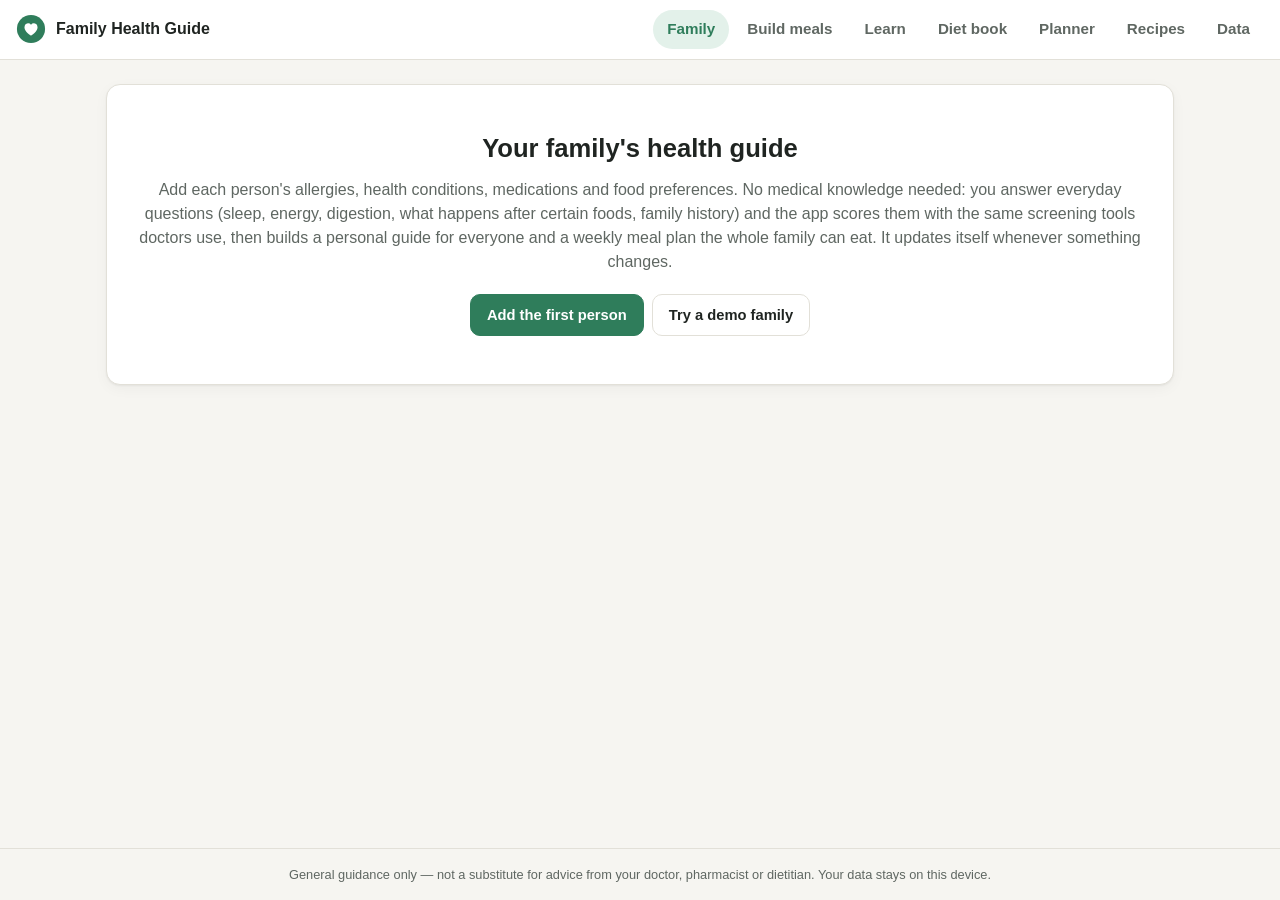
<file: family-health/index.html>
<!doctype html>
<html lang="en">
<head>
  <meta charset="utf-8">
  <meta name="viewport" content="width=device-width, initial-scale=1">
  <meta name="color-scheme" content="light dark">
  <title>Family Health Guide</title>
  <link rel="icon" href="data:image/svg+xml,%3Csvg xmlns='http://www.w3.org/2000/svg' viewBox='0 0 64 64'%3E%3Ccircle cx='32' cy='32' r='30' fill='%232f7d5b'/%3E%3Cpath d='M32 46s-14-8.5-14-18a8 8 0 0 1 14-5.3A8 8 0 0 1 46 28c0 9.5-14 18-14 18z' fill='%23fff'/%3E%3C/svg%3E">
  <link rel="stylesheet" href="css/styles.css">
</head>
<body>
  <header class="topbar">
    <a class="brand" href="#/">
      <svg viewBox="0 0 64 64" width="30" height="30" aria-hidden="true"><circle cx="32" cy="32" r="30"/><path d="M32 46s-14-8.5-14-18a8 8 0 0 1 14-5.3A8 8 0 0 1 46 28c0 9.5-14 18-14 18z"/></svg>
      <span>Family Health Guide</span>
    </a>
    <nav class="tabs" aria-label="Main">
      <a href="#/" data-tab="family">Family</a>
      <a href="#/plan" data-tab="plan">Build meals</a>
      <a href="#/learn" data-tab="learn">Learn</a>
      <a href="#/book" data-tab="book">Diet book</a>
      <a href="#/planner" data-tab="planner">Planner</a>
      <a href="#/recipes" data-tab="recipes">Recipes</a>
      <a href="#/data" data-tab="data">Data</a>
    </nav>
  </header>

  <main id="app" tabindex="-1">
    <p style="max-width:560px;margin:40px auto;font-family:-apple-system,sans-serif;line-height:1.5">
      <strong>The app's files didn't load.</strong> Keep <code>index.html</code> in the same folder as the
      <code>css</code>, <code>js</code> and <code>sample</code> folders, then open it again, or use the single-file
      version, <code>Family-Health-Guide.html</code>, which works on its own.
    </p>
  </main>

  <div id="toast" role="status" aria-live="polite"></div>

  <footer class="footnote">
    General guidance only — not a substitute for advice from your doctor, pharmacist or dietitian.
    Your data stays on this device.
  </footer>

  <script src="js/knowledge.js"></script>
  <script src="js/labs.js"></script>
  <script src="js/foods.js"></script>
  <script src="js/nutrition.js"></script>
  <script src="js/reviews.js"></script>
  <script src="js/personal.js"></script>
  <script src="js/engine.js"></script>
  <script src="js/questionnaire.js"></script>
  <script src="js/dietbook.js"></script>
  <script src="js/workout.js"></script>
  <script src="js/planner.js"></script>
  <script src="js/docs.js"></script>
  <script src="js/shop.js"></script>
  <script src="js/store.js"></script>
  <script src="sample/demo-family.js"></script>
  <script src="js/app.js"></script>
</body>
</html>
</file>
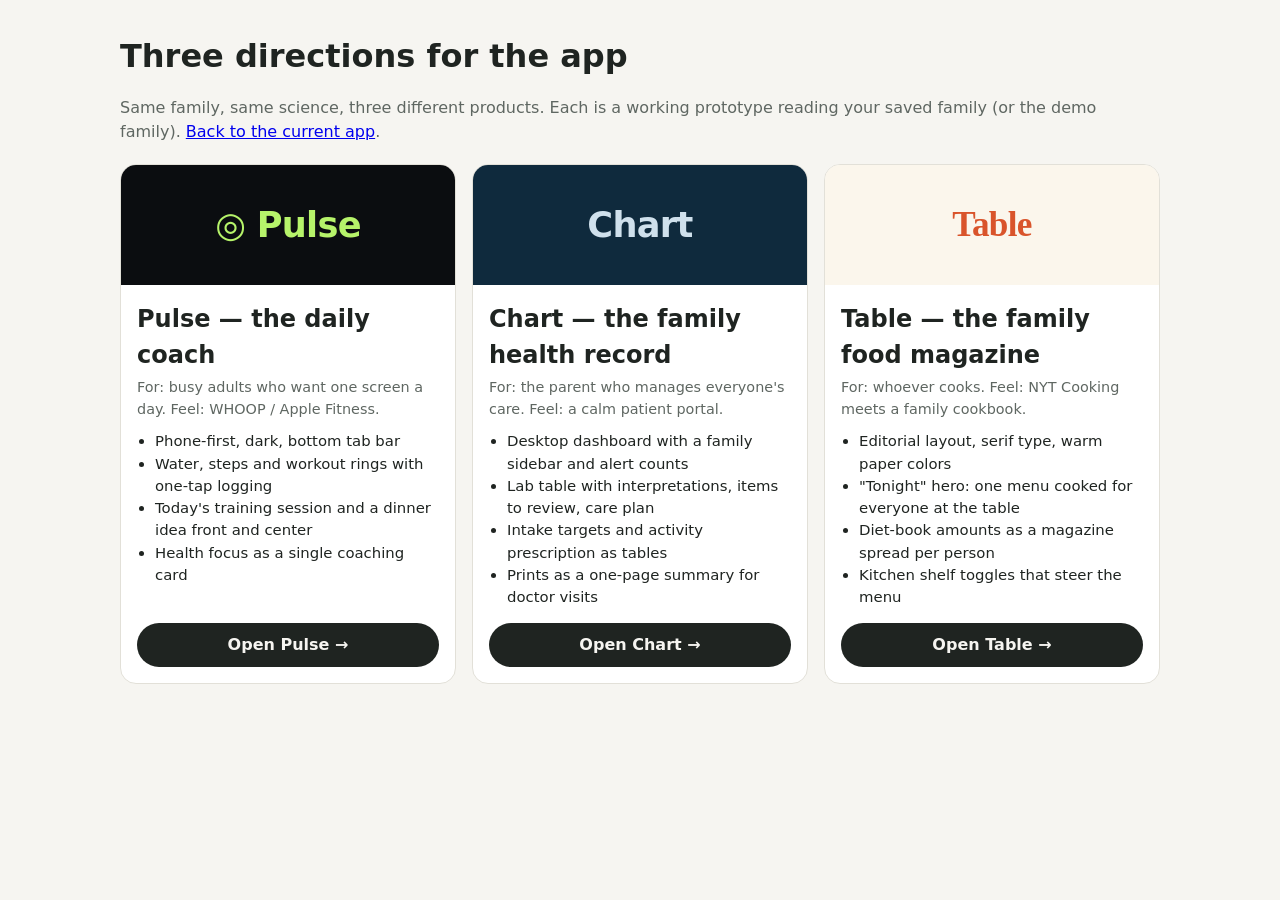
<file: family-health/directions/index.html>
<!doctype html>
<html lang="en">
<head>
  <meta charset="utf-8">
  <meta name="viewport" content="width=device-width, initial-scale=1">
  <title>Three directions</title>
  <style>
    :root { --bg: #f6f5f1; --card: #fff; --ink: #1f2421; --muted: #5f6762; --line: #e2e0d8; }
    @media (prefers-color-scheme: dark) { :root:not([data-theme="light"]) { --bg: #141715; --card: #1d211f; --ink: #e8ece9; --muted: #a3aca6; --line: #333a36; } }
    :root[data-theme="dark"] { --bg: #141715; --card: #1d211f; --ink: #e8ece9; --muted: #a3aca6; --line: #333a36; }
    body { margin: 0; background: var(--bg); color: var(--ink); font: 16px/1.5 -apple-system, system-ui, sans-serif; }
    main { max-width: 1040px; margin: 0 auto; padding: 32px 16px; }
    h1 { margin: 0 0 4px; }
    .grid { display: grid; grid-template-columns: repeat(auto-fit, minmax(290px, 1fr)); gap: 16px; margin-top: 20px; }
    .card { background: var(--card); border: 1px solid var(--line); border-radius: 16px; overflow: hidden; display: flex; flex-direction: column; }
    .swatch { height: 120px; display: grid; place-items: center; font-size: 2.2rem; font-weight: 800; letter-spacing: -.02em; }
    .body { padding: 16px; flex: 1; display: flex; flex-direction: column; }
    .body h2 { margin: 0 0 4px; }
    .who { color: var(--muted); font-size: .9rem; margin-bottom: 10px; }
    ul { padding-left: 18px; margin: 0 0 14px; font-size: .93rem; }
    .go { margin-top: auto; display: inline-block; padding: 10px 16px; border-radius: 999px; background: var(--ink); color: var(--bg); text-decoration: none; font-weight: 600; text-align: center; }
    .muted { color: var(--muted); }
  </style>
</head>
<body>
<main>
  <h1>Three directions for the app</h1>
  <p class="muted">Same family, same science, three different products. Each is a working prototype reading your saved family (or the demo family). <a href="../index.html">Back to the current app</a>.</p>
  <div class="grid">
    <div class="card"><div class="swatch" style="background:#0b0d10;color:#b6f36a">◎ Pulse</div><div class="body"><h2>Pulse — the daily coach</h2><div class="who">For: busy adults who want one screen a day. Feel: WHOOP / Apple Fitness.</div>
      <ul><li>Phone-first, dark, bottom tab bar</li><li>Water, steps and workout rings with one-tap logging</li><li>Today's training session and a dinner idea front and center</li><li>Health focus as a single coaching card</li></ul><a class="go" href="pulse.html">Open Pulse →</a></div></div>
    <div class="card"><div class="swatch" style="background:#0f2a3d;color:#cfe0ec">Chart</div><div class="body"><h2>Chart — the family health record</h2><div class="who">For: the parent who manages everyone's care. Feel: a calm patient portal.</div>
      <ul><li>Desktop dashboard with a family sidebar and alert counts</li><li>Lab table with interpretations, items to review, care plan</li><li>Intake targets and activity prescription as tables</li><li>Prints as a one-page summary for doctor visits</li></ul><a class="go" href="chart.html">Open Chart →</a></div></div>
    <div class="card"><div class="swatch" style="background:#fbf6ec;color:#d9542b;font-family:Georgia,serif">Table</div><div class="body"><h2>Table — the family food magazine</h2><div class="who">For: whoever cooks. Feel: NYT Cooking meets a family cookbook.</div>
      <ul><li>Editorial layout, serif type, warm paper colors</li><li>"Tonight" hero: one menu cooked for everyone at the table</li><li>Diet-book amounts as a magazine spread per person</li><li>Kitchen shelf toggles that steer the menu</li></ul><a class="go" href="table.html">Open Table →</a></div></div>
  </div>
</main>
</body>
</html>
</file>
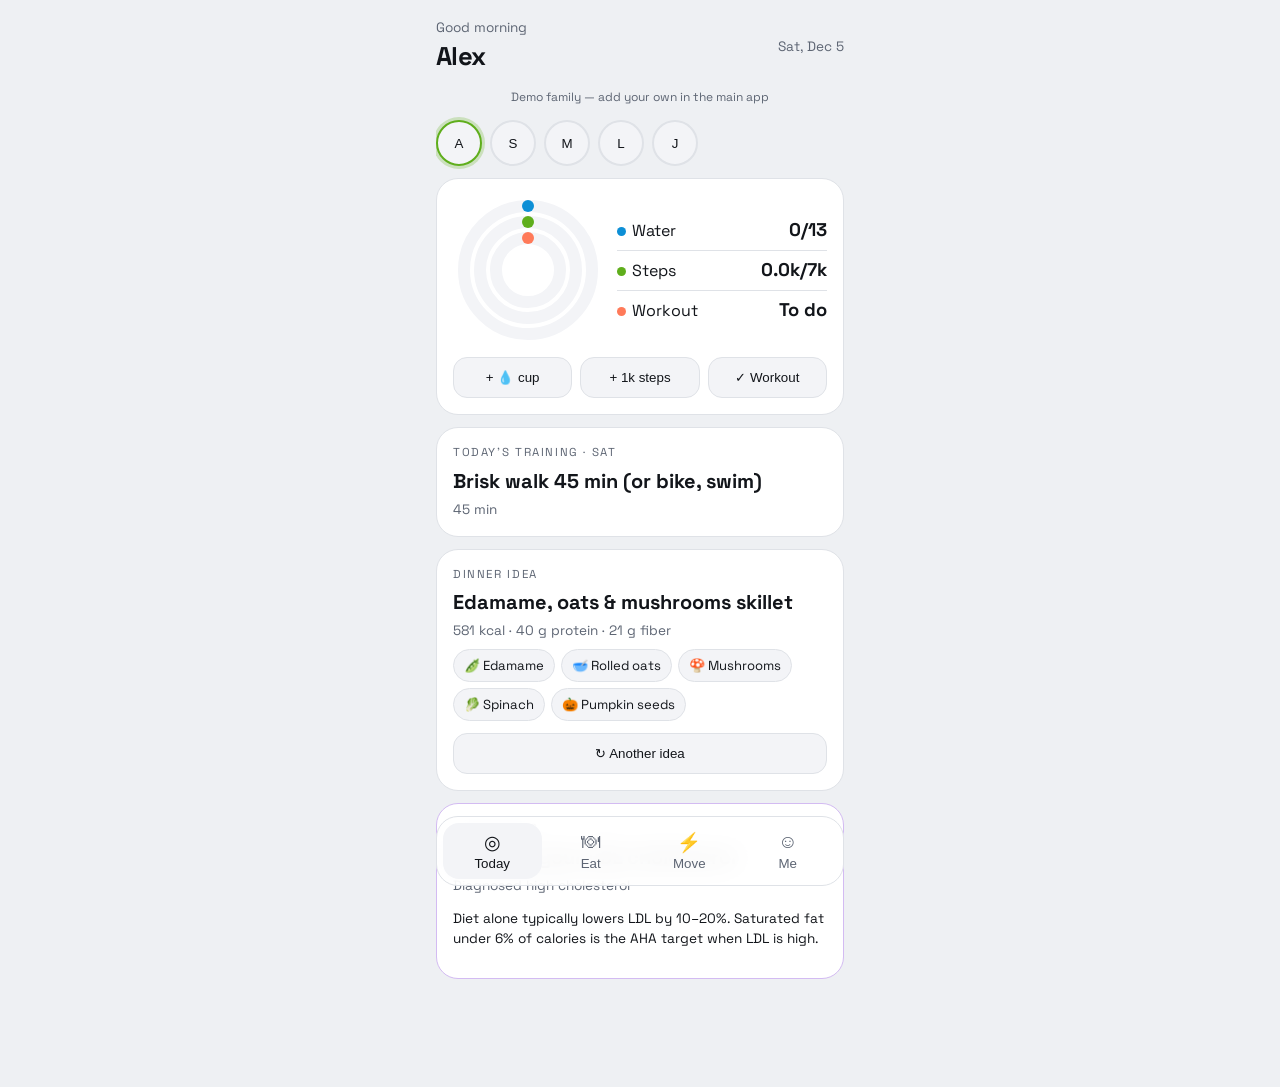
<file: family-health/Direction-A-Pulse.html>
<!doctype html>
<html lang="en">
<head>
  <meta charset="utf-8">
  <meta name="viewport" content="width=device-width, initial-scale=1, viewport-fit=cover">
  <title>Pulse — daily coach</title>
  <link rel="preconnect" href="https://fonts.googleapis.com">
  <link href="https://fonts.googleapis.com/css2?family=Space+Grotesk:wght@400;500;700&display=swap" rel="stylesheet">
  <style>
    :root {
      --bg: #0b0d10; --panel: #15181d; --panel-2: #1d2128; --line: #2a2f38; --text: #f1f3f5; --muted: #8b93a1;
      --water: #4cc3ff; --steps: #b6f36a; --move: #ff7a59; --focus: #c58bff; --radius: 22px;
    }
    @media (prefers-color-scheme: light) {
      :root:not([data-theme="dark"]) { --bg: #eef0f3; --panel: #ffffff; --panel-2: #f3f4f7; --line: #dfe2e7; --text: #12151a; --muted: #5d6573; --steps: #5fae1c; --water: #0d8fd6; }
    }
    :root[data-theme="light"] { --bg: #eef0f3; --panel: #ffffff; --panel-2: #f3f4f7; --line: #dfe2e7; --text: #12151a; --muted: #5d6573; --steps: #5fae1c; --water: #0d8fd6; }
    * { box-sizing: border-box; }
    body { margin: 0; background: var(--bg); color: var(--text); font: 16px/1.45 "Space Grotesk", -apple-system, system-ui, sans-serif; }
    .phone { max-width: 440px; margin: 0 auto; min-height: 100vh; padding: 18px 16px 96px; }
    header { display: flex; align-items: center; justify-content: space-between; margin-bottom: 14px; }
    .hello { font-size: .85rem; color: var(--muted); }
    h1 { margin: 0; font-size: 1.6rem; letter-spacing: -.02em; }
    .people { display: flex; gap: 8px; overflow-x: auto; padding: 4px 0 12px; }
    .avatar { flex: none; width: 46px; height: 46px; border-radius: 50%; border: 2px solid var(--line); background: var(--panel-2); color: var(--text); font: 700 1.05rem inherit; cursor: pointer; }
    .avatar.on { border-color: var(--steps); box-shadow: 0 0 0 3px color-mix(in srgb, var(--steps) 25%, transparent); }
    .card { background: var(--panel); border: 1px solid var(--line); border-radius: var(--radius); padding: 16px; margin-bottom: 12px; }
    .rings { display: grid; grid-template-columns: 150px 1fr; gap: 14px; align-items: center; }
    .rings svg { width: 150px; height: 150px; }
    .rings circle { fill: none; stroke-width: 12; stroke-linecap: round; }
    .stat { display: flex; justify-content: space-between; align-items: baseline; padding: 6px 0; border-bottom: 1px solid var(--line); }
    .stat:last-child { border: 0; }
    .stat b { font-size: 1.15rem; }
    .dot { display: inline-block; width: 9px; height: 9px; border-radius: 50%; margin-right: 6px; }
    .quick { display: flex; gap: 8px; margin-top: 12px; }
    .quick button, .btn { flex: 1; padding: 12px; border-radius: 14px; border: 1px solid var(--line); background: var(--panel-2); color: var(--text); font: 600 .95rem inherit; cursor: pointer; }
    .quick button:active { transform: scale(.98); }
    .kicker { font-size: .72rem; text-transform: uppercase; letter-spacing: .14em; color: var(--muted); margin-bottom: 6px; }
    .big { font-size: 1.25rem; font-weight: 700; margin: 0 0 4px; }
    .muted { color: var(--muted); }
    .small { font-size: .85rem; }
    .list { margin: 8px 0 0; padding: 0; list-style: none; }
    .list li { display: flex; justify-content: space-between; gap: 10px; padding: 7px 0; border-top: 1px solid var(--line); font-size: .92rem; }
    .chips { display: flex; flex-wrap: wrap; gap: 6px; margin-top: 8px; }
    .chip { padding: 6px 10px; border-radius: 999px; background: var(--panel-2); border: 1px solid var(--line); font-size: .82rem; }
    .focus { border-color: color-mix(in srgb, var(--focus) 45%, var(--line)); }
    .week { display: grid; grid-template-columns: repeat(7, 1fr); gap: 4px; margin-top: 8px; }
    .wd { text-align: center; padding: 8px 0; border-radius: 12px; background: var(--panel-2); font-size: .72rem; color: var(--muted); }
    .wd b { display: block; color: var(--text); font-size: .9rem; }
    .wd.strength { background: color-mix(in srgb, var(--move) 22%, var(--panel-2)); }
    .wd.cardio, .wd.walk, .wd.vigorous { background: color-mix(in srgb, var(--water) 20%, var(--panel-2)); }
    .wd.today { outline: 2px solid var(--steps); }
    .bars { display: grid; gap: 10px; margin-top: 6px; }
    .bar-top { display: flex; justify-content: space-between; font-size: .9rem; }
    .meter { height: 8px; border-radius: 99px; background: var(--panel-2); overflow: hidden; }
    .meter span { display: block; height: 100%; border-radius: 99px; }
    nav.tabbar { position: fixed; left: 50%; transform: translateX(-50%); bottom: 14px; width: min(408px, calc(100% - 32px)); display: grid; grid-template-columns: repeat(4, 1fr); background: color-mix(in srgb, var(--panel) 88%, transparent); backdrop-filter: blur(14px); border: 1px solid var(--line); border-radius: 22px; padding: 6px; }
    nav.tabbar button { background: none; border: 0; color: var(--muted); font: 600 .75rem inherit; padding: 8px 0; border-radius: 16px; cursor: pointer; display: grid; gap: 2px; justify-items: center; }
    nav.tabbar button span { font-size: 1.2rem; }
    nav.tabbar button.on { color: var(--text); background: var(--panel-2); }
    .demo { font-size: .75rem; color: var(--muted); text-align: center; margin: 4px 0 10px; }
    a { color: var(--water); }
  </style>
</head>
<body>
  <div class="phone" id="app"></div>
  <nav class="tabbar" aria-label="Sections">
    <button data-tab="today" class="on"><span>◎</span>Today</button>
    <button data-tab="eat"><span>🍽</span>Eat</button>
    <button data-tab="move"><span>⚡</span>Move</button>
    <button data-tab="me"><span>☺</span>Me</button>
  </nav>

  <script>
/*
 * Family Health Guide — knowledge base.
 *
 * Everything the guide "knows" lives here as plain data, so it can be reviewed,
 * corrected and extended without touching the engine. Guidance is general and
 * drawn from mainstream sources (Dietary Guidelines for Americans, AHA, ADA,
 * DASH, NKF, FDA food-safety advice). It is not medical advice.
 *
 * Tags connect the pieces: an allergy, condition, diet or medication "blocks"
 * or "cautions" tags, and recipes / emphasised foods carry tags. The engine
 * (engine.js) matches them up.
 */
(function (root) {
  'use strict';

  // ---------------------------------------------------------------- allergens
  // Top-9 US allergens. `avoid` = foods to skip, `labelWords` = ingredient-list
  // names that hide the allergen.
  var ALLERGENS = {
    peanut: {
      label: 'Peanut',
      avoid: ['Peanuts & peanut butter', 'Peanut oil (cold-pressed / gourmet)', 'Satay & many Thai / West African sauces', 'Many baked goods, candy & granola bars (check "may contain")'],
      labelWords: ['arachis oil', 'groundnut', 'beer nuts', 'monkey nuts', 'mandelonas', 'hydrolyzed peanut protein']
    },
    treenut: {
      label: 'Tree nuts',
      avoid: ['Almonds, cashews, walnuts, pecans, pistachios, hazelnuts, macadamias, Brazil nuts, pine nuts', 'Nut butters, nut milks & nut oils', 'Pesto, marzipan, praline, nougat, gianduja', 'Many granolas, cereals & baked goods'],
      labelWords: ['marzipan', 'praline', 'nougat', 'gianduja', 'nut meal', 'nut paste', 'pignoli', 'amaretto', 'frangipane']
    },
    milk: {
      label: 'Milk (dairy)',
      avoid: ['Milk, cream, butter, ghee, cheese, yogurt, ice cream', 'Many breads, baked goods & creamy sauces', '"Non-dairy" creamers that contain casein'],
      labelWords: ['casein', 'caseinate', 'whey', 'lactalbumin', 'lactoglobulin', 'lactose', 'curds', 'ghee', 'milk solids', 'recaldent']
    },
    egg: {
      label: 'Egg',
      avoid: ['Eggs in any form', 'Mayonnaise, aioli, meringue, custard, hollandaise', 'Many baked goods, fresh pasta, breaded foods & some foam toppings'],
      labelWords: ['albumin', 'albumen', 'globulin', 'lysozyme', 'ovalbumin', 'ovomucoid', 'ovovitellin', 'surimi (sometimes)', 'livetin']
    },
    wheat: {
      label: 'Wheat',
      avoid: ['Bread, pasta, couscous, crackers, most cereals & baked goods', 'Soy sauce (brewed with wheat)', 'Breaded / battered foods, many gravies & sauces'],
      labelWords: ['flour', 'semolina', 'durum', 'spelt', 'farro', 'einkorn', 'kamut', 'farina', 'bulgur', 'seitan', 'triticale', 'graham']
    },
    soy: {
      label: 'Soy',
      avoid: ['Tofu, tempeh, edamame, miso, natto, soy milk', 'Soy sauce, tamari, teriyaki', 'Many processed foods, veggie burgers & protein bars'],
      labelWords: ['soya', 'shoyu', 'textured vegetable protein (TVP)', 'hydrolyzed soy protein', 'soy lecithin (ask your allergist)', 'edamame', 'yuba', 'okara']
    },
    fish: {
      label: 'Fish',
      avoid: ['All finned fish (salmon, tuna, cod, tilapia, anchovy …)', 'Fish sauce, Worcestershire sauce, Caesar dressing', 'Imitation crab (surimi), fish stock'],
      labelWords: ['anchovy', 'surimi', 'fish sauce', 'nam pla', 'fish gelatin', 'fish oil', 'bonito', 'dashi']
    },
    shellfish: {
      label: 'Shellfish',
      avoid: ['Shrimp, crab, lobster, crawfish, prawns', 'Bouillabaisse, cioppino, seafood stocks', 'Many fried-seafood restaurants (shared fryers)'],
      labelWords: ['crustacean', 'krill', 'langoustine', 'scampi', 'ecrevisse', 'seafood flavoring', 'glucosamine (some sources)']
    },
    sesame: {
      label: 'Sesame',
      avoid: ['Sesame seeds & sesame oil', 'Tahini, hummus, halva, baba ghanoush', 'Many breads, bagels, buns, crackers & Asian sauces'],
      labelWords: ['benne', 'gingelly', 'gomasio', 'tahini', 'tahina', 'sesamol', 'til', "za'atar"]
    }
  };

  // ------------------------------------------------------------- intolerances
  var INTOLERANCES = {
    lactose: {
      label: 'Lactose intolerance',
      caution: ['milk'],
      limit: ['Large servings of milk, ice cream & soft cheeses'],
      emphasize: [{ text: 'Lactose-free milk, hard aged cheeses & yogurt (often well tolerated)', tag: 'milk' }],
      tips: ['Small amounts of dairy with a meal are often fine — find your own threshold.', 'Lactase tablets taken with the first bite of dairy can help.']
    },
    fructose: {
      label: 'Fructose malabsorption',
      caution: ['high-fodmap'],
      limit: ['Apples, pears, mango, watermelon, honey, agave', 'Fruit juice & high-fructose corn syrup'],
      emphasize: [{ text: 'Berries, citrus, kiwi, banana (firm)' }],
      tips: ['Spread fruit through the day instead of eating a lot at once.']
    }
  };

  // --------------------------------------------------------------- conditions
  var CONDITIONS = {
    diabetes2: {
      label: 'Type 2 diabetes',
      group: 'Metabolic',
      caution: ['added-sugar', 'refined-carb'],
      avoid: ['Sugary drinks: soda, sweet tea, juice, energy drinks'],
      limit: ['White bread, white rice, pastries & sweets', 'Large portions of starchy foods at one meal'],
      emphasize: [
        { text: 'Non-starchy vegetables (half the plate)' },
        { text: 'Beans, lentils & whole grains for fiber' },
        { text: 'Nuts & seeds as snacks', tag: 'treenut' },
        { text: 'Lean protein with every meal' }
      ],
      tips: ['Plate method: ½ non-starchy veg, ¼ lean protein, ¼ carbohydrate.', 'Keep carbohydrate amounts roughly consistent meal to meal.', 'Pair carbs with protein or fat to soften blood-sugar spikes.', 'A 10–15 minute walk after meals helps lower post-meal glucose.']
    },
    prediabetes: {
      label: 'Prediabetes / insulin resistance',
      group: 'Metabolic',
      caution: ['added-sugar', 'refined-carb'],
      avoid: ['Sugary drinks'],
      limit: ['Refined grains, sweets & large starchy portions'],
      emphasize: [{ text: 'High-fiber foods: vegetables, beans, whole grains' }, { text: 'Lean protein at each meal' }],
      tips: ['Losing 5–7% of body weight (if overweight) and ~150 min/week of activity cut diabetes risk substantially.']
    },
    diabetes1: {
      label: 'Type 1 diabetes',
      group: 'Metabolic',
      caution: ['added-sugar'],
      avoid: [],
      limit: ['Sugary drinks except when treating a low'],
      emphasize: [{ text: 'Consistent, counted carbohydrates matched to the insulin plan' }],
      tips: ['Follow the carb-counting / insulin-to-carb ratios set by the care team.', 'Always carry fast-acting sugar (glucose tabs, juice box) for lows.', 'Alcohol can cause delayed lows — eat with it and check glucose.']
    },
    hypertension: {
      label: 'High blood pressure',
      group: 'Heart',
      caution: ['high-sodium'],
      avoid: ['Salt-heavy processed foods: deli meats, canned soups, instant noodles, salty snacks'],
      limit: ['Sodium — aim under 1,500–2,300 mg/day', 'Soy sauce, pickles, cheese, restaurant & fast food', 'Alcohol'],
      emphasize: [
        { text: 'DASH pattern: vegetables, fruit, low-fat dairy, whole grains', tag: 'milk' },
        { text: 'Potassium-rich produce: bananas, potatoes, beans, leafy greens', tag: 'high-potassium' }
      ],
      tips: ['Cook at home more — most sodium comes from packaged and restaurant food.', 'Season with herbs, citrus, garlic & vinegar instead of salt.', 'Check labels: 5% DV sodium or less is low, 20% or more is high.']
    },
    cholesterol: {
      label: 'High cholesterol',
      group: 'Heart',
      caution: ['high-satfat', 'fried'],
      avoid: ['Trans fats (partially hydrogenated oils)'],
      limit: ['Fatty red & processed meats, butter, full-fat cheese, coconut & palm oil', 'Fried foods & pastries'],
      emphasize: [
        { text: 'Soluble fiber: oats, barley, beans, lentils, apples' },
        { text: 'Fatty fish twice a week (salmon, sardines, trout)', tag: 'fish' },
        { text: 'Olive oil, avocado & nuts for fats', tag: 'treenut' }
      ],
      tips: ['Keep saturated fat under ~6% of calories when lowering LDL.', 'Plant sterols/stanols (2 g/day) can lower LDL further — ask the doctor.']
    },
    heart: {
      label: 'Heart disease / heart failure',
      group: 'Heart',
      caution: ['high-sodium', 'high-satfat', 'fried'],
      avoid: ['Very salty foods'],
      limit: ['Sodium', 'Saturated fat', 'Alcohol'],
      emphasize: [{ text: 'Mediterranean-style eating: vegetables, legumes, fish, olive oil', tag: 'fish' }],
      tips: ['With heart failure, the care team may also set a fluid limit — follow it.', 'Weigh daily if advised; sudden gain can mean fluid build-up.']
    },
    celiac: {
      label: 'Celiac disease',
      group: 'Digestive',
      block: ['gluten'],
      caution: ['oats'],
      avoid: ['Wheat, barley, rye, triticale, spelt, malt, brewer\'s yeast', 'Regular bread, pasta, beer, most cereals', 'Soy sauce (use certified GF tamari)'],
      limit: ['Oats unless labeled certified gluten-free'],
      emphasize: [{ text: 'Naturally GF grains: rice, quinoa, buckwheat, millet, corn, certified GF oats' }],
      tips: ['Strict, lifelong avoidance — even crumbs matter.', 'Use separate toaster, colander & cutting board.', 'Look for "certified gluten-free" (<20 ppm).']
    },
    gout: {
      label: 'Gout / high uric acid',
      group: 'Metabolic',
      caution: ['high-purine', 'alcohol', 'added-sugar'],
      avoid: ['Organ meats (liver, kidney)', 'Beer & spirits', 'Sugary drinks with high-fructose corn syrup'],
      limit: ['Red meat', 'Anchovies, sardines, mussels, scallops, shellfish'],
      emphasize: [{ text: 'Low-fat dairy', tag: 'milk' }, { text: 'Cherries, vegetables, whole grains' }, { text: 'Plenty of water' }],
      tips: ['Stay well hydrated, especially in hot weather.']
    },
    ckd: {
      label: 'Chronic kidney disease',
      group: 'Kidney',
      caution: ['high-potassium', 'high-sodium', 'high-phosphorus'],
      avoid: ['Salt substitutes (potassium chloride)', 'Dark colas & foods with "phos" additives'],
      limit: ['Sodium', 'Potassium & phosphorus — limits depend on stage and labs', 'Protein amount — set by the care team'],
      emphasize: [{ text: 'Plan with a renal dietitian — limits are individual' }],
      tips: ['Kidney diets differ by stage and dialysis status; lab results decide the limits.']
    },
    gerd: {
      label: 'Acid reflux (GERD)',
      group: 'Digestive',
      caution: ['spicy', 'acidic', 'fried', 'caffeine'],
      avoid: [],
      limit: ['Fried & fatty meals', 'Chocolate, peppermint, coffee, alcohol', 'Tomato sauce, citrus & spicy food'],
      emphasize: [{ text: 'Smaller meals; oatmeal, bananas, lean proteins, vegetables' }],
      tips: ['Finish eating 3 hours before lying down.', 'Raising the head of the bed can help night symptoms.']
    },
    ibs: {
      label: 'IBS',
      group: 'Digestive',
      caution: ['high-fodmap'],
      avoid: [],
      limit: ['Common triggers: onion, garlic, wheat, beans, apples, pears, sugar alcohols'],
      emphasize: [{ text: 'Regular meals, soluble fiber (oats, psyllium), enough water' }],
      tips: ['A short low-FODMAP trial with a dietitian can identify personal triggers.', 'Keep a symptom diary alongside meals.']
    },
    anemia: {
      label: 'Iron-deficiency anemia',
      group: 'Blood',
      caution: [],
      avoid: [],
      limit: ['Tea & coffee with iron-rich meals (blocks absorption)'],
      emphasize: [
        { text: 'Iron-rich foods: lean red meat, poultry, beans, lentils, fortified cereals, spinach', tag: 'meat' },
        { text: 'Vitamin C with iron foods (citrus, peppers, strawberries)' }
      ],
      tips: ['Separate calcium supplements / dairy from iron supplements by ~2 hours.']
    },
    osteoporosis: {
      label: 'Osteoporosis / low bone density',
      group: 'Bone',
      caution: [],
      avoid: [],
      limit: ['Excess alcohol', 'Very high sodium'],
      emphasize: [
        { text: 'Calcium: dairy, fortified plant milk, tofu set with calcium, canned salmon with bones', tag: 'milk' },
        { text: 'Vitamin D sources & adequate protein' }
      ],
      tips: ['Weight-bearing and balance exercise matter as much as food.']
    },
    fattyliver: {
      label: 'Fatty liver (MASLD)',
      group: 'Metabolic',
      caution: ['added-sugar', 'alcohol', 'fried'],
      avoid: ['Sugary drinks', 'Alcohol (ask the doctor)'],
      limit: ['Refined carbs & fried foods'],
      emphasize: [{ text: 'Mediterranean pattern, vegetables, legumes, olive oil' }, { text: 'Coffee (unsweetened) may be protective', tag: 'caffeine' }],
      tips: ['Gradual weight loss of 7–10% (if overweight) improves liver fat.']
    },
    hypothyroid: {
      label: 'Hypothyroidism',
      group: 'Hormonal',
      caution: [],
      avoid: [],
      limit: [],
      emphasize: [{ text: 'Balanced diet with iodized salt in normal amounts' }],
      tips: ['If on levothyroxine, timing around food matters — see medication notes.']
    },
    pcos: {
      label: 'PCOS',
      group: 'Hormonal',
      caution: ['added-sugar', 'refined-carb'],
      avoid: ['Sugary drinks'],
      limit: ['Refined carbohydrates'],
      emphasize: [{ text: 'High-fiber, lower-glycemic foods with protein at each meal' }],
      tips: ['Regular activity improves insulin sensitivity.']
    },
    pregnancy: {
      label: 'Pregnant',
      group: 'Life stage',
      block: ['alcohol', 'raw-fish', 'high-mercury-fish', 'unpasteurized'],
      caution: ['deli-meat', 'caffeine'],
      avoid: ['Alcohol (no safe amount)', 'High-mercury fish: shark, swordfish, king mackerel, tilefish, bigeye tuna, marlin, orange roughy', 'Raw or undercooked meat, eggs, fish & sprouts', 'Unpasteurized milk, cheese & juice'],
      limit: ['Caffeine under 200 mg/day (~one 12 oz coffee)', 'Deli meats & hot dogs unless heated until steaming', 'Albacore tuna to 1 serving/week'],
      emphasize: [
        { text: 'Folate: leafy greens, beans, fortified grains' },
        { text: 'Low-mercury fish 2–3 servings/week (salmon, sardines, light tuna)', tag: 'fish' },
        { text: 'Iron, calcium, choline (eggs) & iodine', tag: 'egg' }
      ],
      tips: ['Take a prenatal vitamin with folic acid as directed.', 'Extra calories mainly in 2nd (~340) and 3rd (~450) trimester.']
    },
    breastfeeding: {
      label: 'Breastfeeding',
      group: 'Life stage',
      caution: ['caffeine', 'high-mercury-fish'],
      avoid: ['High-mercury fish'],
      limit: ['Caffeine (~200–300 mg/day)', 'Alcohol — wait at least 2 hours per drink before nursing'],
      emphasize: [{ text: 'Extra fluids and ~330–400 extra calories/day' }, { text: 'Low-mercury fish for DHA', tag: 'fish' }],
      tips: ['Continue a prenatal or postnatal vitamin if advised.']
    }
  };

  // ------------------------------------------------------------- medications
  // Matched by keyword against what the user types (brand or generic).
  var MEDICATIONS = [
    {
      id: 'warfarin', label: 'Warfarin (blood thinner)', match: ['warfarin', 'coumadin', 'jantoven'],
      tips: ['Keep vitamin K intake CONSISTENT week to week (kale, spinach, broccoli, Brussels sprouts) — don\'t suddenly add or cut them.', 'Limit alcohol; avoid large amounts of cranberry or grapefruit juice.', 'Ask before starting fish oil, vitamin E, ginkgo, turmeric or other supplements.']
    },
    {
      id: 'statin-cyp', label: 'Statin affected by grapefruit', match: ['simvastatin', 'zocor', 'lovastatin', 'mevacor', 'atorvastatin', 'lipitor'],
      block: ['grapefruit'],
      tips: ['Avoid grapefruit and grapefruit juice (raises drug levels and side-effect risk).']
    },
    {
      id: 'ccb', label: 'Calcium-channel blocker', match: ['felodipine', 'nifedipine', 'nisoldipine', 'amlodipine', 'norvasc', 'procardia'],
      block: ['grapefruit'],
      tips: ['Avoid grapefruit (especially with felodipine / nifedipine).']
    },
    {
      id: 'maoi', label: 'MAO inhibitor', match: ['phenelzine', 'nardil', 'tranylcypromine', 'parnate', 'isocarboxazid', 'marplan', 'selegiline', 'emsam'],
      block: ['aged-cheese'],
      avoidFoods: ['Aged cheeses, cured / fermented meats, tap beer, sauerkraut, soy sauce & fermented soy (tyramine)'],
      tips: ['High-tyramine foods can trigger a dangerous blood-pressure spike — follow the full list from the pharmacist.']
    },
    {
      id: 'levothyroxine', label: 'Levothyroxine (thyroid)', match: ['levothyroxine', 'synthroid', 'levoxyl', 'unithroid', 'euthyrox', 'tirosint'],
      tips: ['Take on an empty stomach with water, 30–60 min before breakfast (or at bedtime, 3+ h after eating).', 'Separate from calcium, iron, antacids and multivitamins by 4 hours.', 'Coffee, soy and high-fiber meals right after the dose can reduce absorption — keep the routine consistent.']
    },
    {
      id: 'ace-arb', label: 'ACE inhibitor / ARB / potassium-sparing diuretic', match: ['lisinopril', 'enalapril', 'ramipril', 'benazepril', 'losartan', 'valsartan', 'olmesartan', 'irbesartan', 'spironolactone', 'eplerenone', 'triamterene', 'pril', 'sartan'],
      tips: ['Avoid potassium-based salt substitutes unless the doctor OKs them.', 'Ask before eating large amounts of high-potassium foods if kidney function is reduced.']
    },
    {
      id: 'metformin', label: 'Metformin', match: ['metformin', 'glucophage', 'glumetza', 'fortamet'],
      tips: ['Take with meals to reduce stomach upset.', 'Long-term use can lower vitamin B12 — ask about periodic checks.', 'Limit alcohol.']
    },
    {
      id: 'insulin-su', label: 'Insulin / sulfonylurea (low-sugar risk)', match: ['insulin', 'glipizide', 'glyburide', 'glimepiride', 'humalog', 'novolog', 'lantus', 'basaglar', 'tresiba', 'levemir'],
      tips: ['Don\'t skip meals after taking it — risk of low blood sugar.', 'Alcohol raises the risk of lows; always eat with it.']
    },
    {
      id: 'antibiotic-chelate', label: 'Tetracycline / quinolone antibiotic', match: ['doxycycline', 'minocycline', 'tetracycline', 'ciprofloxacin', 'cipro', 'levofloxacin', 'moxifloxacin'],
      tips: ['Separate from dairy, calcium, iron, zinc and antacids by at least 2 hours.']
    },
    {
      id: 'no-alcohol', label: 'Must avoid alcohol', match: ['metronidazole', 'flagyl', 'tinidazole', 'disulfiram', 'antabuse'],
      block: ['alcohol'],
      tips: ['No alcohol during the course and for 3 days after (including sauces & mouthwash with alcohol).']
    },
    {
      id: 'lithium', label: 'Lithium', match: ['lithium', 'lithobid'],
      tips: ['Keep salt and fluid intake steady day to day — big changes alter lithium levels.', 'Drink extra water in heat or when exercising.']
    },
    {
      id: 'bisphosphonate', label: 'Bisphosphonate (bone)', match: ['alendronate', 'fosamax', 'risedronate', 'actonel', 'ibandronate', 'boniva'],
      tips: ['Take first thing with a full glass of plain water, then nothing else and stay upright for 30–60 min.']
    },
    {
      id: 'glp1', label: 'GLP-1 medicine', match: ['semaglutide', 'ozempic', 'wegovy', 'rybelsus', 'tirzepatide', 'mounjaro', 'zepbound', 'liraglutide', 'victoza', 'saxenda', 'dulaglutide', 'trulicity'],
      tips: ['Prioritise protein at each meal to protect muscle while appetite is low.', 'Smaller meals, less fat and slow eating reduce nausea.', 'Keep up fluids and fiber to prevent constipation.']
    }
  ];

  // ------------------------------------------------------------------- diets
  var DIETS = {
    omnivore: { label: 'No restrictions', block: [], emphasize: [], supplements: [], tips: [] },
    vegetarian: {
      label: 'Vegetarian', block: ['meat', 'pork', 'poultry', 'fish', 'shellfish', 'gelatin'],
      emphasize: [{ text: 'Protein at each meal: eggs, dairy, beans, lentils, tofu', tag: 'egg' }, { text: 'Iron + vitamin C pairing (beans with peppers, tomatoes)' }],
      supplements: ['Vitamin B12 (check levels)'], tips: ['Watch for gelatin, rennet in some cheeses, and fish sauce / anchovy in sauces.']
    },
    vegan: {
      label: 'Vegan', block: ['meat', 'pork', 'poultry', 'fish', 'shellfish', 'egg', 'milk', 'honey', 'gelatin'],
      emphasize: [{ text: 'Beans, lentils, tofu, tempeh, seitan for protein', tag: 'soy' }, { text: 'Calcium-fortified plant milk & calcium-set tofu', tag: 'soy' }, { text: 'Ground flax, chia, walnuts for omega-3', tag: 'treenut' }],
      supplements: ['Vitamin B12 (essential)', 'Vitamin D', 'Algae-based omega-3 (DHA/EPA)', 'Iodine (if not using iodized salt)'],
      tips: ['B12 is not reliably available from plant foods — supplement or use fortified foods.']
    },
    pescatarian: {
      label: 'Pescatarian', block: ['meat', 'pork', 'poultry'],
      emphasize: [{ text: 'Fatty fish 2×/week for omega-3', tag: 'fish' }],
      supplements: [], tips: []
    },
    mediterranean: {
      label: 'Mediterranean', block: [],
      emphasize: [{ text: 'Olive oil, vegetables, legumes, whole grains, fish', tag: 'fish' }, { text: 'Nuts a few times a week', tag: 'treenut' }],
      supplements: [], tips: ['Red meat a few times a month rather than daily.']
    },
    lowcarb: {
      label: 'Lower-carb', block: [], caution: ['refined-carb', 'added-sugar'],
      emphasize: [{ text: 'Non-starchy vegetables, protein, healthy fats' }],
      supplements: [], tips: ['Keep fiber up with vegetables, nuts, seeds and berries.']
    }
  };

  var DIET_RULES = {
    halal: { label: 'Halal', block: ['pork', 'alcohol', 'gelatin'], tips: ['Meat & poultry should be halal-certified; check gelatin and vanilla extract (alcohol).'] },
    kosher: { label: 'Kosher', block: ['pork', 'shellfish', 'meat-with-dairy'], tips: ['Meat should be kosher-certified; keep meat and dairy separate.'] },
    'no-pork': { label: 'No pork', block: ['pork'], tips: [] },
    'no-beef': { label: 'No beef', block: ['meat'], tips: [] },
    'no-alcohol': { label: 'No alcohol', block: ['alcohol'], tips: [] }
  };

  // --------------------------------------------------------------- life stage
  // Age bands, in years. Checked in order; first match wins.
  var AGE_BANDS = [
    {
      id: 'infant', label: 'Infant (under 1)', maxAge: 1,
      block: ['honey', 'alcohol'], caution: ['choking', 'added-sugar', 'high-sodium'],
      avoid: ['Honey (botulism risk)', 'Cow\'s milk as a main drink', 'Added sugar & salt', 'Whole nuts, grapes, popcorn, hard raw vegetables'],
      tips: ['Breast milk or formula is the main food; start solids around 6 months as the pediatrician advises.', 'Introduce peanut and egg early (around 4–6 months) unless the pediatrician says otherwise — it lowers allergy risk.']
    },
    {
      id: 'toddler', label: 'Toddler (1–3)', maxAge: 4,
      block: ['alcohol'], caution: ['choking', 'caffeine'],
      avoid: ['Choking hazards: whole grapes & cherry tomatoes (quarter them), whole nuts, popcorn, hot-dog coins, hard candy', 'Added sugar before age 2'],
      tips: ['Whole milk from 1–2 years, then low-fat; about 16–24 oz/day max.', 'Offer new foods many times — it can take 10+ tries.']
    },
    {
      id: 'child', label: 'Child (4–8)', maxAge: 9,
      block: ['alcohol'], caution: ['caffeine'],
      avoid: ['Sugary drinks as a habit'],
      tips: ['Water and milk as the main drinks.', 'Kids eat better when they help shop and cook.']
    },
    {
      id: 'preteen', label: 'Pre-teen (9–13)', maxAge: 14,
      block: ['alcohol'], caution: ['caffeine'],
      avoid: ['Energy drinks'],
      tips: ['Calcium needs peak now (1,300 mg/day) — bones are building fast.']
    },
    {
      id: 'teen', label: 'Teen (14–18)', maxAge: 19,
      block: ['alcohol'], caution: [],
      avoid: ['Energy drinks'],
      tips: ['Calcium 1,300 mg/day; teen girls need extra iron (15 mg/day).', 'Watch for very restrictive eating — talk to the pediatrician if worried.']
    },
    {
      id: 'adult', label: 'Adult (19–50)', maxAge: 51,
      block: [], caution: [], avoid: [],
      tips: []
    },
    {
      id: 'older', label: 'Adult (51–64)', maxAge: 65,
      block: [], caution: [], avoid: [],
      tips: ['Vitamin B12 absorption drops with age — fortified foods or a supplement help.', 'Calcium 1,200 mg/day for women 51+.']
    },
    {
      id: 'senior', label: 'Senior (65+)', maxAge: 200,
      block: [], caution: [], avoid: [],
      tips: ['Protein ~1.0–1.2 g/kg/day helps keep muscle strength.', 'Vitamin D (800 IU) and B12 often need supplementing — ask.', 'Thirst signals weaken with age; drink on a schedule.']
    }
  ];

  // Dietary Guidelines estimated calorie needs, ages 2–18:
  // [sedentary, moderately active, active] by sex.
  var KID_CALORIES = {
    male: { 2: [1000, 1000, 1000], 3: [1000, 1400, 1400], 4: [1200, 1400, 1600], 5: [1200, 1400, 1600], 6: [1400, 1600, 1800], 7: [1400, 1600, 1800], 8: [1400, 1600, 2000], 9: [1600, 1800, 2000], 10: [1600, 1800, 2200], 11: [1800, 2000, 2200], 12: [1800, 2200, 2400], 13: [2000, 2200, 2600], 14: [2000, 2400, 2800], 15: [2200, 2600, 3000], 16: [2400, 2800, 3200], 17: [2400, 2800, 3200], 18: [2400, 2800, 3200] },
    female: { 2: [1000, 1000, 1000], 3: [1000, 1200, 1400], 4: [1200, 1400, 1400], 5: [1200, 1400, 1600], 6: [1200, 1400, 1600], 7: [1200, 1600, 1800], 8: [1400, 1600, 1800], 9: [1400, 1600, 1800], 10: [1400, 1800, 2000], 11: [1600, 1800, 2000], 12: [1600, 2000, 2200], 13: [1600, 2000, 2200], 14: [1800, 2000, 2400], 15: [1800, 2000, 2400], 16: [1800, 2000, 2400], 17: [1800, 2000, 2400], 18: [1800, 2000, 2400] }
  };

  var ACTIVITY = {
    sedentary: { label: 'Sedentary (little exercise)', factor: 1.2, kid: 0 },
    light: { label: 'Lightly active (1–3 days/week)', factor: 1.375, kid: 1 },
    moderate: { label: 'Moderately active (3–5 days/week)', factor: 1.55, kid: 1 },
    active: { label: 'Very active (6–7 days/week)', factor: 1.725, kid: 2 },
    athlete: { label: 'Athlete / physical job', factor: 1.9, kid: 2 }
  };

  var GOALS = {
    maintain: { label: 'Maintain weight', kcal: 0 },
    lose: { label: 'Lose weight gradually', kcal: -500 },
    gain: { label: 'Gain weight / build muscle', kcal: 300 }
  };

  var BLOOD_TYPES = ['', 'O+', 'O-', 'A+', 'A-', 'B+', 'B-', 'AB+', 'AB-', 'Unknown'];

  // Readable names for tags shown in the meal planner.
  var TAG_LABELS = {
    peanut: 'peanut', treenut: 'tree nuts', milk: 'dairy', egg: 'egg', wheat: 'wheat', soy: 'soy', fish: 'fish', shellfish: 'shellfish', sesame: 'sesame',
    gluten: 'gluten', oats: 'non-certified oats', meat: 'beef / red meat', pork: 'pork', poultry: 'poultry', alcohol: 'alcohol', honey: 'honey', gelatin: 'gelatin',
    'meat-with-dairy': 'meat with dairy', 'high-sodium': 'high sodium', 'high-satfat': 'high saturated fat', 'added-sugar': 'added sugar', 'refined-carb': 'refined carbs',
    'high-purine': 'high purine', 'high-fodmap': 'high FODMAP', 'high-potassium': 'high potassium', 'high-phosphorus': 'high phosphorus', 'aged-cheese': 'aged cheese (tyramine)',
    grapefruit: 'grapefruit', spicy: 'spicy', acidic: 'acidic (tomato / citrus)', fried: 'fried', 'high-mercury-fish': 'high-mercury fish', 'raw-fish': 'raw fish / meat',
    unpasteurized: 'unpasteurized', 'deli-meat': 'deli meat', caffeine: 'caffeine', choking: 'choking hazard for small kids'
  };

  // ----------------------------------------------------------------- recipes
  // `tags` = what the dish contains. `swaps` = ways to remove tags:
  // removes: tags it takes away, adds: tags the substitute brings in.
  // `wheat` automatically implies `gluten`; meat/poultry + milk implies
  // `meat-with-dairy` (engine adds these).
  var RECIPES = [
    // Breakfast
    { id: 'overnight-oats', name: 'Overnight oats with berries', meal: 'breakfast', ingredients: ['rolled oats', 'milk', 'chia seeds', 'mixed berries', 'maple syrup'], tags: ['milk', 'oats', 'added-sugar'],
      swaps: [{ removes: ['milk'], text: 'Use fortified soy or oat milk', adds: ['soy'] }, { removes: ['milk'], text: 'Use fortified oat milk', adds: [] }, { removes: ['oats'], text: 'Use certified gluten-free oats', adds: [] }, { removes: ['added-sugar'], text: 'Skip the maple syrup; sweeten with mashed banana', adds: [] }] },
    { id: 'veggie-eggs-toast', name: 'Veggie scrambled eggs on whole-grain toast', meal: 'breakfast', ingredients: ['eggs', 'spinach', 'tomato', 'whole-grain bread', 'olive oil'], tags: ['egg', 'wheat'],
      swaps: [{ removes: ['wheat'], text: 'Serve on gluten-free toast or with potatoes', adds: [] }, { removes: ['egg'], text: 'Make a tofu scramble instead', adds: ['soy'] }] },
    { id: 'yogurt-parfait', name: 'Yogurt parfait with berries & pumpkin seeds', meal: 'breakfast', ingredients: ['plain yogurt', 'mixed berries', 'pumpkin seeds', 'honey'], tags: ['milk', 'honey'],
      swaps: [{ removes: ['milk'], text: 'Use coconut or soy yogurt', adds: [] }, { removes: ['honey'], text: 'Use maple syrup or no sweetener', adds: [] }] },
    { id: 'pb-banana-toast', name: 'Peanut butter & banana toast', meal: 'breakfast', ingredients: ['whole-grain bread', 'peanut butter', 'banana'], tags: ['peanut', 'wheat', 'high-potassium'],
      swaps: [{ removes: ['peanut'], text: 'Use sunflower-seed butter', adds: [] }, { removes: ['wheat'], text: 'Use gluten-free bread or rice cakes', adds: [] }] },
    { id: 'tofu-scramble', name: 'Tofu veggie scramble with corn tortillas', meal: 'breakfast', ingredients: ['firm tofu', 'bell peppers', 'spinach', 'turmeric', 'corn tortillas'], tags: ['soy'],
      swaps: [{ removes: ['soy'], text: 'Scramble eggs instead of tofu', adds: ['egg'] }] },
    { id: 'congee', name: 'Ginger rice porridge (congee) with scallions', meal: 'breakfast', ingredients: ['white rice', 'chicken broth', 'ginger', 'scallions', 'soft-boiled egg'], tags: ['poultry', 'egg', 'high-sodium'],
      swaps: [{ removes: ['poultry'], text: 'Use vegetable broth', adds: [] }, { removes: ['egg'], text: 'Leave off the egg', adds: [] }, { removes: ['high-sodium'], text: 'Use low-sodium broth', adds: [] }] },
    { id: 'sweet-potato-hash', name: 'Sweet potato & black bean hash', meal: 'breakfast', ingredients: ['sweet potato', 'black beans', 'onion', 'bell peppers', 'eggs'], tags: ['egg', 'high-fodmap', 'high-potassium'],
      swaps: [{ removes: ['egg'], text: 'Leave off the eggs; add avocado', adds: [] }, { removes: ['high-fodmap'], text: 'Skip onion & beans; use scallion greens', adds: [] }] },
    { id: 'buckwheat-pancakes', name: 'Buckwheat banana pancakes (gluten-free)', meal: 'breakfast', ingredients: ['buckwheat flour', 'banana', 'eggs', 'milk', 'berries'], tags: ['egg', 'milk'],
      swaps: [{ removes: ['egg'], text: 'Use flax eggs (1 Tbsp ground flax + 3 Tbsp water each)', adds: [] }, { removes: ['milk'], text: 'Use oat or rice milk', adds: [] }] },

    // Lunch
    { id: 'chicken-quinoa-bowl', name: 'Chicken & quinoa salad bowl', meal: 'lunch', ingredients: ['chicken breast', 'quinoa', 'cucumber', 'cherry tomatoes', 'chickpeas', 'olive oil', 'lemon'], tags: ['poultry', 'high-fodmap', 'acidic', 'choking'],
      swaps: [{ removes: ['poultry'], text: 'Double the chickpeas instead of chicken', adds: [] }, { removes: ['choking'], text: 'Quarter the cherry tomatoes for little ones', adds: [] }, { removes: ['high-fodmap'], text: 'Skip chickpeas', adds: [] }] },
    { id: 'lentil-soup', name: 'Hearty lentil & vegetable soup', meal: 'lunch', ingredients: ['lentils', 'carrots', 'celery', 'onion', 'garlic', 'canned tomatoes', 'vegetable broth'], tags: ['high-fodmap', 'high-potassium', 'acidic'],
      swaps: [] },
    { id: 'turkey-wrap', name: 'Turkey & avocado wrap', meal: 'lunch', ingredients: ['whole-wheat tortilla', 'sliced turkey', 'avocado', 'lettuce', 'tomato'], tags: ['wheat', 'poultry', 'high-sodium', 'deli-meat'],
      swaps: [{ removes: ['wheat'], text: 'Use a corn tortilla or lettuce wrap', adds: [] }, { removes: ['deli-meat', 'high-sodium'], text: 'Use leftover roast turkey instead of deli slices', adds: [] }, { removes: ['poultry'], text: 'Fill with hummus & veggies', adds: ['sesame'] }] },
    { id: 'tuna-sandwich', name: 'Tuna salad sandwich', meal: 'lunch', ingredients: ['canned light tuna', 'mayonnaise', 'celery', 'whole-grain bread'], tags: ['fish', 'egg', 'wheat'],
      swaps: [{ removes: ['egg'], text: 'Bind with mashed avocado instead of mayo', adds: [] }, { removes: ['wheat'], text: 'Serve on gluten-free bread or lettuce', adds: [] }, { removes: ['fish'], text: 'Make it a chickpea "tuna" salad', adds: ['high-fodmap'] }] },
    { id: 'hummus-plate', name: 'Hummus & veggie plate with pita', meal: 'lunch', ingredients: ['hummus', 'carrots', 'cucumber', 'bell peppers', 'pita bread'], tags: ['sesame', 'wheat', 'high-fodmap'],
      swaps: [{ removes: ['sesame'], text: 'Use a white-bean dip without tahini', adds: [] }, { removes: ['wheat'], text: 'Use gluten-free crackers', adds: [] }] },
    { id: 'burrito-bowl', name: 'Black bean & corn burrito bowl', meal: 'lunch', ingredients: ['brown rice', 'black beans', 'corn', 'salsa', 'avocado', 'shredded cheese'], tags: ['milk', 'high-fodmap', 'acidic'],
      swaps: [{ removes: ['milk'], text: 'Skip the cheese', adds: [] }] },
    { id: 'minestrone', name: 'Minestrone with parmesan', meal: 'lunch', ingredients: ['white beans', 'small pasta', 'canned tomatoes', 'zucchini', 'carrots', 'parmesan'], tags: ['wheat', 'milk', 'aged-cheese', 'high-fodmap', 'acidic'],
      swaps: [{ removes: ['wheat'], text: 'Use gluten-free pasta or rice', adds: [] }, { removes: ['milk', 'aged-cheese'], text: 'Skip the parmesan', adds: [] }] },
    { id: 'fried-rice', name: 'Vegetable egg fried rice', meal: 'lunch', ingredients: ['brown rice', 'eggs', 'peas', 'carrots', 'soy sauce', 'sesame oil', 'scallions'], tags: ['egg', 'soy', 'wheat', 'sesame', 'high-sodium'],
      swaps: [{ removes: ['soy', 'wheat', 'high-sodium'], text: 'Use coconut aminos instead of soy sauce', adds: [] }, { removes: ['sesame'], text: 'Use avocado oil instead of sesame oil', adds: [] }, { removes: ['egg'], text: 'Leave out the egg', adds: [] }] },
    { id: 'caprese-pasta', name: 'Caprese pasta salad', meal: 'lunch', ingredients: ['pasta', 'fresh mozzarella', 'cherry tomatoes', 'basil', 'olive oil'], tags: ['wheat', 'milk', 'acidic', 'choking'],
      swaps: [{ removes: ['wheat'], text: 'Use gluten-free pasta', adds: [] }, { removes: ['milk'], text: 'Skip the mozzarella; add white beans', adds: [] }, { removes: ['choking'], text: 'Quarter the tomatoes for little ones', adds: [] }] },

    // Dinner
    { id: 'sheet-pan-salmon', name: 'Sheet-pan salmon, broccoli & potatoes', meal: 'dinner', ingredients: ['salmon fillets', 'broccoli', 'baby potatoes', 'olive oil', 'lemon'], tags: ['fish', 'high-potassium'],
      swaps: [{ removes: ['fish'], text: 'Roast chicken thighs on the same pan', adds: ['poultry'] }, { removes: ['fish'], text: 'Roast extra-firm tofu on the same pan', adds: ['soy'] }] },
    { id: 'chicken-stir-fry', name: 'Chicken & vegetable stir-fry with brown rice', meal: 'dinner', ingredients: ['chicken breast', 'broccoli', 'bell peppers', 'snap peas', 'garlic', 'ginger', 'low-sodium soy sauce', 'brown rice'], tags: ['poultry', 'soy', 'wheat', 'high-fodmap'],
      swaps: [{ removes: ['soy', 'wheat'], text: 'Use coconut aminos instead of soy sauce', adds: [] }, { removes: ['poultry'], text: 'Use tofu instead of chicken', adds: ['soy'] }, { removes: ['high-fodmap'], text: 'Use garlic-infused oil; skip snap peas', adds: [] }] },
    { id: 'turkey-chili', name: 'Turkey & bean chili', meal: 'dinner', ingredients: ['ground turkey', 'kidney beans', 'canned tomatoes', 'onion', 'chili powder', 'bell peppers'], tags: ['poultry', 'high-fodmap', 'spicy', 'acidic', 'high-potassium'],
      swaps: [{ removes: ['poultry'], text: 'Make it all-bean with extra lentils', adds: [] }, { removes: ['spicy'], text: 'Make it mild; hot sauce at the table', adds: [] }] },
    { id: 'beef-stew', name: 'Beef & vegetable stew', meal: 'dinner', ingredients: ['beef chuck', 'potatoes', 'carrots', 'onion', 'beef broth', 'thyme'], tags: ['meat', 'high-satfat', 'high-purine', 'high-potassium', 'high-sodium'],
      swaps: [{ removes: ['meat', 'high-satfat', 'high-purine'], text: 'Use mushrooms & lentils instead of beef', adds: ['high-fodmap'] }, { removes: ['high-sodium'], text: 'Use low-sodium broth', adds: [] }] },
    { id: 'baked-cod', name: 'Lemon baked cod with herbed quinoa & green beans', meal: 'dinner', ingredients: ['cod fillets', 'quinoa', 'green beans', 'lemon', 'olive oil', 'parsley'], tags: ['fish'],
      swaps: [{ removes: ['fish'], text: 'Bake chicken breast instead', adds: ['poultry'] }] },
    { id: 'shrimp-tacos', name: 'Shrimp tacos with cabbage slaw', meal: 'dinner', ingredients: ['shrimp', 'corn tortillas', 'cabbage', 'lime', 'Greek yogurt sauce'], tags: ['shellfish', 'milk', 'high-purine', 'acidic'],
      swaps: [{ removes: ['shellfish', 'high-purine'], text: 'Use seasoned chicken instead of shrimp', adds: ['poultry'] }, { removes: ['shellfish', 'high-purine'], text: 'Use black beans instead of shrimp', adds: ['high-fodmap'] }, { removes: ['milk'], text: 'Use avocado crema', adds: [] }] },
    { id: 'chickpea-curry', name: 'Chickpea & spinach coconut curry', meal: 'dinner', ingredients: ['chickpeas', 'coconut milk', 'canned tomatoes', 'spinach', 'curry spices', 'onion', 'garlic', 'basmati rice'], tags: ['high-fodmap', 'spicy', 'high-potassium', 'acidic'],
      swaps: [{ removes: ['spicy'], text: 'Use mild curry powder', adds: [] }] },
    { id: 'turkey-meatballs', name: 'Spaghetti & turkey meatballs', meal: 'dinner', ingredients: ['spaghetti', 'ground turkey', 'egg', 'breadcrumbs', 'marinara sauce', 'parmesan'], tags: ['wheat', 'egg', 'poultry', 'milk', 'aged-cheese', 'acidic', 'high-sodium'],
      swaps: [{ removes: ['wheat'], text: 'Gluten-free pasta and GF breadcrumbs', adds: [] }, { removes: ['milk', 'aged-cheese'], text: 'Skip the parmesan', adds: [] }, { removes: ['egg'], text: 'Bind meatballs with a flax egg', adds: [] }, { removes: ['high-sodium'], text: 'Use no-salt-added marinara', adds: [] }] },
    { id: 'pork-apples', name: 'Pork tenderloin with apples & sweet potato', meal: 'dinner', ingredients: ['pork tenderloin', 'apples', 'sweet potatoes', 'thyme', 'olive oil'], tags: ['pork', 'high-fodmap', 'high-potassium'],
      swaps: [{ removes: ['pork'], text: 'Use chicken thighs instead of pork', adds: ['poultry'] }] },
    { id: 'peanut-noodles', name: 'Tofu peanut noodles with crunchy veg', meal: 'dinner', ingredients: ['rice noodles', 'tofu', 'peanut butter', 'soy sauce', 'lime', 'cabbage', 'carrots'], tags: ['soy', 'peanut', 'wheat'],
      swaps: [{ removes: ['peanut'], text: 'Use sunflower-seed butter in the sauce', adds: [] }, { removes: ['wheat'], text: 'Use certified GF tamari', adds: [] }] },
    { id: 'chicken-rice-broccoli', name: 'Grilled chicken, brown rice & steamed broccoli', meal: 'dinner', ingredients: ['chicken breast', 'brown rice', 'broccoli', 'olive oil', 'lemon'], tags: ['poultry'],
      swaps: [{ removes: ['poultry'], text: 'Grill tofu or serve with lentils', adds: [] }] },
    { id: 'bean-burgers', name: 'Black bean burgers on whole-wheat buns', meal: 'dinner', ingredients: ['black beans', 'rolled oats', 'egg', 'whole-wheat buns', 'lettuce', 'tomato'], tags: ['egg', 'wheat', 'oats', 'high-fodmap'],
      swaps: [{ removes: ['wheat', 'oats'], text: 'GF buns and certified GF oats', adds: [] }, { removes: ['egg'], text: 'Bind with a flax egg', adds: [] }] },
    { id: 'med-chicken', name: 'Mediterranean baked chicken with olives & potatoes', meal: 'dinner', ingredients: ['chicken thighs', 'potatoes', 'olives', 'cherry tomatoes', 'oregano', 'olive oil'], tags: ['poultry', 'high-sodium', 'high-potassium', 'choking'],
      swaps: [{ removes: ['high-sodium'], text: 'Halve the olives; no added salt', adds: [] }, { removes: ['choking'], text: 'Quarter the tomatoes & slice olives for little ones', adds: [] }] },
    { id: 'steak-veg', name: 'Steak with roasted vegetables', meal: 'dinner', ingredients: ['sirloin steak', 'zucchini', 'bell peppers', 'red onion', 'olive oil'], tags: ['meat', 'high-satfat', 'high-purine'],
      swaps: [{ removes: ['meat', 'high-satfat', 'high-purine'], text: 'Grill portobello mushrooms instead', adds: [] }] },
    { id: 'homemade-pizza', name: 'Homemade veggie pizza night', meal: 'dinner', ingredients: ['pizza dough', 'tomato sauce', 'mozzarella', 'mushrooms', 'bell peppers'], tags: ['wheat', 'milk', 'high-sodium', 'high-satfat', 'acidic'],
      swaps: [{ removes: ['wheat'], text: 'Use a gluten-free crust', adds: [] }, { removes: ['milk', 'high-satfat'], text: 'Dairy-free cheese or extra veg, no cheese', adds: [] }] },

    // Snacks
    { id: 'apple-sunbutter', name: 'Apple slices with sunflower-seed butter', meal: 'snack', ingredients: ['apple', 'sunflower-seed butter'], tags: ['high-fodmap'], swaps: [] },
    { id: 'carrots-hummus', name: 'Carrot sticks & hummus', meal: 'snack', ingredients: ['carrots', 'hummus'], tags: ['sesame', 'high-fodmap', 'choking'],
      swaps: [{ removes: ['sesame'], text: 'Use tahini-free bean dip', adds: [] }, { removes: ['choking'], text: 'Steam carrots soft for little ones', adds: [] }] },
    { id: 'trail-mix', name: 'Trail mix', meal: 'snack', ingredients: ['almonds', 'cashews', 'raisins', 'dark chocolate chips'], tags: ['treenut', 'choking', 'added-sugar', 'caffeine'],
      swaps: [{ removes: ['treenut'], text: 'Use pumpkin & sunflower seeds instead of nuts', adds: [] }] },
    { id: 'cheese-crackers', name: 'Cheese & whole-grain crackers', meal: 'snack', ingredients: ['cheddar cheese', 'whole-grain crackers'], tags: ['milk', 'wheat', 'aged-cheese', 'high-sodium'],
      swaps: [{ removes: ['wheat'], text: 'Use rice crackers', adds: [] }] },
    { id: 'edamame', name: 'Steamed edamame', meal: 'snack', ingredients: ['edamame'], tags: ['soy'], swaps: [] },
    { id: 'fruit-cup', name: 'Fresh fruit cup', meal: 'snack', ingredients: ['grapes', 'melon', 'berries', 'orange segments'], tags: ['choking', 'acidic'],
      swaps: [{ removes: ['choking'], text: 'Quarter grapes lengthwise for little ones', adds: [] }] },
    { id: 'hard-eggs', name: 'Hard-boiled eggs', meal: 'snack', ingredients: ['eggs'], tags: ['egg'], swaps: [] },
    { id: 'popcorn', name: 'Air-popped popcorn', meal: 'snack', ingredients: ['popcorn kernels', 'olive oil'], tags: ['choking'], swaps: [] },
    { id: 'yogurt-fruit', name: 'Yogurt with sliced banana', meal: 'snack', ingredients: ['plain yogurt', 'banana'], tags: ['milk', 'high-potassium'],
      swaps: [{ removes: ['milk'], text: 'Use coconut or soy yogurt', adds: [] }] }
  ];

  var KB = {
    ALLERGENS: ALLERGENS,
    INTOLERANCES: INTOLERANCES,
    CONDITIONS: CONDITIONS,
    MEDICATIONS: MEDICATIONS,
    DIETS: DIETS,
    DIET_RULES: DIET_RULES,
    AGE_BANDS: AGE_BANDS,
    KID_CALORIES: KID_CALORIES,
    ACTIVITY: ACTIVITY,
    GOALS: GOALS,
    BLOOD_TYPES: BLOOD_TYPES,
    TAG_LABELS: TAG_LABELS,
    RECIPES: RECIPES
  };

  if (typeof module !== 'undefined' && module.exports) module.exports = KB;
  else root.FHKnowledge = KB;
})(this);
</script>
  <script>
/*
 * Family Health Guide — blood tests and wearable data (Oura, WHOOP, etc.).
 *
 * Lab cut-offs come from the guideline named on each test. Labs differ a
 * little in their reference ranges, so the printed range on a report wins
 * when it disagrees. Wearable numbers are consumer-device estimates: useful
 * for trends, not for diagnosis.
 */
(function (root) {
  'use strict';

  var SOURCES = {
    adaDx: { title: 'Standards of Care in Diabetes — diagnosis (A1C, fasting glucose; confirm with a repeat test)', org: 'American Diabetes Association', year: 2025, url: 'https://diabetesjournals.org/care/article/48/Supplement_1/S27/157566' },
    accCholesterol: { title: 'Guideline on the management of blood cholesterol', org: 'ACC/AHA', year: 2018, url: 'https://www.ahajournals.org/doi/10.1161/CIR.0000000000000625' },
    atp3: { title: 'Third Report of the NCEP Expert Panel (ATP III) — lipid categories', org: 'NHLBI', year: 2002, url: 'https://www.nhlbi.nih.gov/files/docs/resources/heart/atp3full.pdf' },
    kdigo: { title: 'Clinical practice guideline for the evaluation and management of CKD', org: 'KDIGO', year: 2024, url: 'https://kdigo.org/guidelines/ckd-evaluation-and-management/' },
    acgLiver: { title: 'ACG clinical guideline: evaluation of abnormal liver chemistries (healthy ALT ≈ 29–33 U/L men, 19–25 U/L women)', org: 'American College of Gastroenterology', year: 2017, url: 'https://journals.lww.com/ajg/fulltext/2017/01000/acg_clinical_guideline__evaluation_of_abnormal.13.aspx' },
    ataThyroid: { title: 'Thyroid function tests (typical TSH reference range about 0.4–4.5 mIU/L)', org: 'American Thyroid Association', year: 2024, url: 'https://www.thyroid.org/thyroid-function-tests/' },
    agaIron: { title: 'Guidelines on the gastrointestinal evaluation of iron deficiency anemia (ferritin cut-off 45 ng/mL)', org: 'American Gastroenterological Association', year: 2020, url: 'https://www.gastrojournal.org/article/S0016-5085(20)35066-0/fulltext' },
    whoHb: { title: 'Guideline on haemoglobin cutoffs to define anaemia', org: 'World Health Organization', year: 2024, url: 'https://www.who.int/publications/i/item/9789240088542' },
    namVitD: { title: 'Dietary Reference Intakes for calcium and vitamin D (20 ng/mL meets the needs of 97.5% of people)', org: 'National Academy of Medicine', year: 2011, url: 'https://nap.nationalacademies.org/catalog/13050' },
    endoVitD: { title: 'Vitamin D for the prevention of disease (no routine testing for healthy adults under 75)', org: 'Endocrine Society', year: 2024, url: 'https://academic.oup.com/jcem/article/109/8/1907/7685305' },
    odsB12: { title: 'Vitamin B12 — fact sheet for health professionals', org: 'NIH Office of Dietary Supplements', year: 2024, url: 'https://ods.od.nih.gov/factsheets/VitaminB12-HealthProfessional/' },
    acrGout: { title: 'Guideline for the management of gout (urate saturation ≈ 6.8 mg/dL)', org: 'American College of Rheumatology', year: 2020, url: 'https://rheumatology.org/gout-guideline' },
    potassium: { title: 'Potassium — fact sheet (normal serum 3.6–5.2 mmol/L in most labs)', org: 'NIH Office of Dietary Supplements', year: 2022, url: 'https://ods.od.nih.gov/factsheets/Potassium-HealthProfessional/' },
    ahaRhr: { title: 'All about heart rate (normal resting 60–100 bpm)', org: 'American Heart Association', year: 2024, url: 'https://www.heart.org/en/health-topics/high-blood-pressure/the-facts-about-high-blood-pressure/all-about-heart-rate-pulse' },
    rhrMeta: { title: 'Resting heart rate and all-cause and cardiovascular mortality: meta-analysis (Zhang et al., CMAJ)', org: 'Peer-reviewed meta-analysis', year: 2016, url: 'https://www.cmaj.ca/content/188/3/E53' },
    deviceSleep: { title: 'Performance of seven consumer sleep-tracking devices compared with polysomnography (Chinoy et al., Sleep)', org: 'Peer-reviewed validation study', year: 2021, url: 'https://academic.oup.com/sleep/article/44/5/zsaa291/6055610' },
    sleepAdult: { title: 'Recommended amount of sleep for a healthy adult (joint consensus)', org: 'AASM & Sleep Research Society', year: 2015, url: 'https://aasm.org/resources/pdf/pressroom/adult-sleep-duration-consensus.pdf' },
    fdaOximeter: { title: 'Pulse oximeter accuracy and limitations', org: 'FDA', year: 2024, url: 'https://www.fda.gov/medical-devices/safety-communications/pulse-oximeter-accuracy-and-limitations-fda-safety-communication' },
    apaStress: { title: 'Stress effects on the body', org: 'American Psychological Association', year: 2023, url: 'https://www.apa.org/topics/stress/body' },
    hrvReview: { title: 'An overview of heart rate variability metrics and norms (Shaffer & Ginsberg, Frontiers in Public Health) — HRV is individual; compare with your own baseline', org: 'Peer-reviewed review', year: 2017, url: 'https://www.frontiersin.org/articles/10.3389/fpubh.2017.00258/full' }
  };

  var STRENGTH = {
    guideline: 'National guideline',
    lab: 'Lab reference range',
    moderate: 'Moderate evidence (consistent observational studies)',
    device: 'Consumer-device estimate — good for trends, not diagnosis'
  };

  // US units; `si` converts US → SI for metric display.
  var LABS = [
    { id: 'a1c', label: 'Hemoglobin A1C', unit: '%', step: 0.1, group: 'Blood sugar' },
    { id: 'glucose', label: 'Fasting glucose', unit: 'mg/dL', si: { unit: 'mmol/L', factor: 1 / 18 }, group: 'Blood sugar' },
    { id: 'tc', label: 'Total cholesterol', unit: 'mg/dL', si: { unit: 'mmol/L', factor: 1 / 38.67 }, group: 'Cholesterol' },
    { id: 'ldl', label: 'LDL cholesterol', unit: 'mg/dL', si: { unit: 'mmol/L', factor: 1 / 38.67 }, group: 'Cholesterol' },
    { id: 'hdl', label: 'HDL cholesterol', unit: 'mg/dL', si: { unit: 'mmol/L', factor: 1 / 38.67 }, group: 'Cholesterol' },
    { id: 'tg', label: 'Triglycerides', unit: 'mg/dL', si: { unit: 'mmol/L', factor: 1 / 88.57 }, group: 'Cholesterol' },
    { id: 'egfr', label: 'eGFR (kidney filtering)', unit: 'mL/min/1.73m²', group: 'Kidney & liver' },
    { id: 'alt', label: 'ALT (liver enzyme)', unit: 'U/L', group: 'Kidney & liver' },
    { id: 'potassium', label: 'Potassium', unit: 'mmol/L', step: 0.1, group: 'Kidney & liver' },
    { id: 'hgb', label: 'Hemoglobin', unit: 'g/dL', step: 0.1, group: 'Blood count & iron' },
    { id: 'ferritin', label: 'Ferritin (iron stores)', unit: 'ng/mL', group: 'Blood count & iron' },
    { id: 'tsh', label: 'TSH (thyroid)', unit: 'mIU/L', step: 0.01, group: 'Vitamins & hormones' },
    { id: 'vitd', label: 'Vitamin D, 25-OH', unit: 'ng/mL', si: { unit: 'nmol/L', factor: 2.5 }, group: 'Vitamins & hormones' },
    { id: 'b12', label: 'Vitamin B12', unit: 'pg/mL', si: { unit: 'pmol/L', factor: 0.738 }, group: 'Vitamins & hormones' },
    { id: 'uric', label: 'Uric acid', unit: 'mg/dL', step: 0.1, si: { unit: 'µmol/L', factor: 59.48 }, group: 'Vitamins & hormones' }
  ];

  function labDef(id) { return LABS.filter(function (l) { return l.id === id; })[0]; }

  function list(v) { return Array.isArray(v) ? v : []; }

  // Latest value of each test across all lab entries, with its date.
  function latestLabs(member) {
    var out = {};
    list(member.labs).slice().sort(function (a, b) { return a.date < b.date ? -1 : 1; }).forEach(function (entry) {
      Object.keys(entry.values || {}).forEach(function (k) {
        var v = entry.values[k];
        if (v !== null && v !== undefined && v !== '' && !isNaN(Number(v))) out[k] = { value: Number(v), date: entry.date };
      });
    });
    return out;
  }

  // Interprets one value: { level: ok|low|high|watch|alert, text }.
  function interpret(id, v, sex, pregnant) {
    var male = sex === 'male';
    switch (id) {
      case 'a1c': return v >= 6.5 ? { level: 'alert', text: 'In the diabetes range (6.5%+)' } : v >= 5.7 ? { level: 'watch', text: 'Prediabetes range (5.7–6.4%)' } : { level: 'ok', text: 'Normal (under 5.7%)' };
      case 'glucose': return v >= 126 ? { level: 'alert', text: 'In the diabetes range (126+ fasting)' } : v >= 100 ? { level: 'watch', text: 'Prediabetes range (100–125)' } : v < 70 ? { level: 'watch', text: 'Low (under 70)' } : { level: 'ok', text: 'Normal (70–99 fasting)' };
      case 'tc': return v >= 240 ? { level: 'high', text: 'High (240+)' } : v >= 200 ? { level: 'watch', text: 'Borderline high (200–239)' } : { level: 'ok', text: 'Desirable (under 200)' };
      case 'ldl': return v >= 190 ? { level: 'alert', text: 'Very high (190+)' } : v >= 160 ? { level: 'high', text: 'High (160–189)' } : v >= 130 ? { level: 'watch', text: 'Borderline high (130–159)' } : v >= 100 ? { level: 'ok', text: 'Near optimal (100–129)' } : { level: 'ok', text: 'Optimal (under 100)' };
      case 'hdl': return v < (male ? 40 : 50) ? { level: 'watch', text: 'Low (under ' + (male ? 40 : 50) + ')' } : v >= 60 ? { level: 'ok', text: 'Protective (60+)' } : { level: 'ok', text: 'Normal' };
      case 'tg': return v >= 500 ? { level: 'alert', text: 'Very high (500+) — pancreatitis risk' } : v >= 200 ? { level: 'high', text: 'High (200–499)' } : v >= 150 ? { level: 'watch', text: 'Borderline high (150–199)' } : { level: 'ok', text: 'Normal (under 150)' };
      case 'egfr': return v < 30 ? { level: 'alert', text: 'Severely reduced (under 30)' } : v < 60 ? { level: 'high', text: 'Reduced (under 60)' } : v < 90 ? { level: 'ok', text: 'Mildly reduced or normal for age (60–89)' } : { level: 'ok', text: 'Normal (90+)' };
      case 'alt': return v > (male ? 33 : 25) * 2 ? { level: 'high', text: 'Raised (more than twice the healthy upper limit)' } : v > (male ? 33 : 25) ? { level: 'watch', text: 'Above the healthy upper limit (' + (male ? 33 : 25) + ')' } : { level: 'ok', text: 'Normal' };
      case 'potassium': return v >= 6 || v < 3 ? { level: 'alert', text: v >= 6 ? 'Dangerously high (6.0+)' : 'Dangerously low (under 3.0)' } : v > 5.2 || v < 3.5 ? { level: 'high', text: v > 5.2 ? 'High (over 5.2)' : 'Low (under 3.5)' } : { level: 'ok', text: 'Normal (3.5–5.2)' };
      case 'hgb':
        var cut = pregnant ? 11 : male ? 13 : 12;
        return v < cut - 2 ? { level: 'alert', text: 'Anemia, moderate or worse (under ' + (cut - 2) + ')' } : v < cut ? { level: 'high', text: 'Anemia (under ' + cut + ')' } : { level: 'ok', text: 'Normal' };
      case 'ferritin': return v < 30 ? { level: 'high', text: 'Low iron stores (under 30)' } : v < 45 ? { level: 'watch', text: 'Possibly low iron stores (30–44)' } : v > 300 ? { level: 'watch', text: 'High (over 300) — can be inflammation or iron overload' } : { level: 'ok', text: 'Normal' };
      case 'tsh': return v > 10 ? { level: 'high', text: 'High (over 10)' } : v > 4.5 ? { level: 'watch', text: 'Above typical range (over 4.5)' } : v < 0.4 ? { level: 'watch', text: 'Below typical range (under 0.4)' } : { level: 'ok', text: 'Typical range (0.4–4.5)' };
      case 'vitd': return v < 12 ? { level: 'high', text: 'Deficient (under 12)' } : v < 20 ? { level: 'watch', text: 'Inadequate for some people (12–19)' } : v > 50 ? { level: 'watch', text: 'High (over 50) — check supplement dose' } : { level: 'ok', text: 'Adequate (20–50)' };
      case 'b12': return v < 200 ? { level: 'high', text: 'Low (under 200)' } : v < 300 ? { level: 'watch', text: 'Borderline (200–300)' } : { level: 'ok', text: 'Normal' };
      case 'uric': return v > 6.8 ? { level: 'watch', text: 'Above the level where crystals can form (6.8)' } : { level: 'ok', text: 'Normal' };
    }
    return { level: 'ok', text: '' };
  }

  var LAB_SOURCES = { a1c: 'adaDx', glucose: 'adaDx', tc: 'atp3', ldl: 'accCholesterol', hdl: 'atp3', tg: 'accCholesterol', egfr: 'kdigo', alt: 'acgLiver',
    potassium: 'potassium', hgb: 'whoHb', ferritin: 'agaIron', tsh: 'ataThyroid', vitd: 'namVitD', b12: 'odsB12', uric: 'acrGout' };

  // Advice for each test when out of range: [level, title, todo[], suggestion?]
  function adviceFor(id, r, v, member) {
    var conds = list(member.conditions);
    var has = function (c) { return conds.indexOf(c) !== -1; };
    switch (id) {
      case 'a1c':
      case 'glucose':
        if (has('diabetes1') || has('diabetes2')) return null;
        if (r.level === 'alert') return ['doctor', 'Blood sugar in the diabetes range', ['A diagnosis needs a second abnormal test (unless there are clear symptoms) — book a follow-up to confirm.', 'If confirmed, ask about diabetes education and nutrition counseling.'], { kind: 'condition', key: 'diabetes2', label: 'Type 2 diabetes — confirm with a repeat test', checked: false }];
        if (r.level === 'watch' && (id === 'a1c' ? v >= 5.7 : v >= 100)) return ['doctor', 'Blood sugar in the prediabetes range', ['Losing 5–7% of body weight and 150 minutes a week of activity cut progression to diabetes by about half.', 'Retest yearly.'], { kind: 'condition', key: 'prediabetes', label: 'Prediabetes (from lab result)', checked: true }];
        return null;
      case 'ldl':
        if (r.level === 'alert') return ['doctor', 'Very high LDL cholesterol (190+)', ['At this level guidelines recommend a statin regardless of other risks, and checking family members for inherited high cholesterol.'], { kind: 'condition', key: 'cholesterol', label: 'High cholesterol (from lab result)', checked: true }];
        if (r.level === 'high') return ['doctor', 'High LDL cholesterol', ['Ask for a 10-year heart-risk estimate to decide about treatment.', 'Cut saturated fat, add soluble fiber (oats, beans) and move more.'], { kind: 'condition', key: 'cholesterol', label: 'High cholesterol (from lab result)', checked: true }];
        if (r.level === 'watch') return ['change', 'LDL a little high', ['Diet changes can lower LDL 10–20%: less saturated fat, more soluble fiber, nuts and plant sterols.']];
        return null;
      case 'tc':
        return null;
      case 'hdl':
        return r.level === 'watch' ? ['change', 'Low HDL ("good") cholesterol', ['Regular aerobic exercise, not smoking and losing extra weight raise HDL.']] : null;
      case 'tg':
        if (r.level === 'alert') return ['urgent', 'Very high triglycerides (500+)', ['Call your doctor soon — this level raises the risk of pancreatitis.', 'Avoid alcohol and sugary drinks until it\'s rechecked.']];
        if (r.level === 'high' || r.level === 'watch') return ['change', 'Triglycerides above normal', ['Cut sugary drinks, refined carbs and alcohol; eat fatty fish; lose extra weight.']];
        return null;
      case 'egfr':
        if (r.level === 'alert' || r.level === 'high') return ['doctor', 'Reduced kidney function (eGFR ' + v + ')', ['Kidney disease is confirmed when eGFR stays under 60 for 3+ months — ask about a repeat test and a urine albumin test.', 'Don\'t start potassium supplements or salt substitutes without your doctor.'], { kind: 'condition', key: 'ckd', label: 'Chronic kidney disease — confirm with a repeat test', checked: false }];
        return null;
      case 'alt':
        if (r.level === 'high' || r.level === 'watch') return [r.level === 'high' ? 'doctor' : 'change', 'Liver enzyme (ALT) above the healthy range', ['The most common cause is fatty liver; others include alcohol, medicines and hepatitis — mention it to your doctor.', 'Cutting alcohol and sugary drinks and losing extra weight lowers ALT.']];
        return null;
      case 'potassium':
        if (r.level === 'alert') return ['urgent', 'Potassium dangerously ' + (v >= 6 ? 'high' : 'low'), ['Call your doctor today — this can affect heart rhythm.']];
        if (r.level === 'high') return ['doctor', 'Potassium out of range', ['Ask your doctor whether medicines or diet need adjusting.']];
        return null;
      case 'hgb':
        if (r.level === 'alert' || r.level === 'high') return ['doctor', 'Hemoglobin shows anemia', ['Ask what\'s causing it — iron, B12 or folate tests are usually next.'], { kind: 'condition', key: 'anemia', label: 'Anemia (from lab result)', checked: true }];
        return null;
      case 'ferritin':
        if (r.level === 'high') return ['doctor', 'Low iron stores (ferritin ' + v + ')', ['Ask your doctor about iron treatment and the cause (heavy periods, diet, gut absorption).', 'Eat iron-rich foods with vitamin C; keep tea and coffee away from meals.'], { kind: 'condition', key: 'anemia', label: 'Iron deficiency (from lab result)', checked: false }];
        if (r.level === 'watch' && v < 45) return ['change', 'Iron stores on the low side', ['Iron-rich foods with vitamin C; recheck at your next blood test.']];
        if (r.level === 'watch') return ['doctor', 'High ferritin', ['Ask your doctor whether it reflects inflammation or iron overload.']];
        return null;
      case 'tsh':
        if (r.level === 'high' || r.level === 'watch') return ['doctor', 'Thyroid test (TSH) out of the typical range', ['TSH can shift with illness and some supplements (biotin) — a repeat test with free T4 confirms it.']];
        return null;
      case 'vitd':
        if (r.level === 'high' && v < 12) return ['doctor', 'Vitamin D deficient', ['Ask your doctor about a supplement dose.', 'Food sources: fatty fish, fortified milk or plant milk, eggs.']];
        if (r.level === 'watch' && v < 20) return ['change', 'Vitamin D on the low side', ['Fortified foods, fatty fish and some sunlight; ask whether a standard supplement makes sense for you.']];
        if (r.level === 'watch') return ['change', 'High vitamin D', ['Check your supplement dose — over 4,000 IU a day long-term isn\'t advised without a doctor.']];
        return null;
      case 'b12':
        if (r.level === 'high') return ['doctor', 'Low vitamin B12', ['Ask about treatment; low B12 can cause tiredness, anemia and nerve damage.']];
        if (r.level === 'watch') return ['change', 'Borderline vitamin B12', ['Ask whether a follow-up test (methylmalonic acid) is needed; B12-fortified foods help.']];
        return null;
      case 'uric':
        return r.level === 'watch' ? ['change', 'High uric acid', ['Limit beer, spirits, sugary drinks and organ meats; stay hydrated. Treatment is usually only needed with gout attacks or kidney stones.']] : null;
    }
    return null;
  }

  function analyzeLabs(member, age) {
    var latest = latestLabs(member);
    var findings = [], suggestions = [], good = [];
    if (age !== null && age < 18 && Object.keys(latest).length) {
      findings.push({ id: 'labs-kids', level: 'doctor', title: 'Children\'s lab results need child reference ranges', because: ['Normal ranges for children differ by age.'],
        todo: ['Ask the pediatrician to go over the results.'], strength: STRENGTH.lab, sources: ['whoHb'] });
      return { findings: findings, suggestions: suggestions, good: good, latest: latest };
    }
    var pregnant = list(member.conditions).indexOf('pregnancy') !== -1;
    var normal = [];
    Object.keys(latest).forEach(function (id) {
      var def = labDef(id);
      if (!def) return;
      var v = latest[id].value;
      var r = interpret(id, v, member.sex, pregnant);
      var adv = adviceFor(id, r, v, member);
      var same = adv && findings.filter(function (f) { return f.title === adv[1]; })[0];
      if (same) { same.because.push(def.label + ' ' + v + ' ' + def.unit + ' on ' + latest[id].date + ': ' + r.text + '.'); return; }
      if (adv) {
        findings.push({ id: 'lab-' + id, level: adv[0], title: adv[1],
          because: [def.label + ' ' + v + ' ' + def.unit + ' on ' + latest[id].date + ': ' + r.text + '.'],
          todo: adv[2], strength: STRENGTH.lab, sources: [LAB_SOURCES[id]] });
        if (adv[3]) suggestions.push(adv[3]);
      } else if (r.level === 'ok') normal.push(def.label);
    });
    if (normal.length) good.push({ text: 'In range: ' + normal.join(', '), source: 'atp3' });
    return { findings: findings, suggestions: suggestions, good: good, latest: latest };
  }

  // ------------------------------------------------------------- wearables

  var DEVICES = [['none', 'No wearable'], ['oura', 'Oura Ring'], ['whoop', 'WHOOP'], ['apple', 'Apple Watch'], ['fitbit', 'Fitbit / Google'], ['garmin', 'Garmin'], ['samsung', 'Samsung'], ['other', 'Other']];

  var WEARABLE_FIELDS = [
    { id: 'sleepHours', label: 'Average sleep per night', unit: 'hours', step: 0.1, hint: 'Total sleep time, last 30 days' },
    { id: 'sleepScore', label: 'Sleep score', unit: '/ 100', hint: 'Oura sleep score, WHOOP sleep performance %' },
    { id: 'restingHr', label: 'Resting heart rate', unit: 'bpm' },
    { id: 'hrv', label: 'HRV (average)', unit: 'ms', hint: 'Heart rate variability' },
    { id: 'hrvBaseline', label: 'Your usual HRV (optional)', unit: 'ms', hint: 'From a few months ago, to spot a drop' },
    { id: 'recovery', label: 'Readiness / recovery', unit: '/ 100', hint: 'Oura readiness, WHOOP recovery %, Garmin Body Battery' },
    { id: 'spo2', label: 'Night-time blood oxygen (SpO2)', unit: '%', step: 0.1 },
    { id: 'stressScore', label: 'Daytime stress score (optional)', unit: '/ 100', hint: 'Garmin or Samsung stress average' },
    { id: 'steps', label: 'Average daily steps', unit: 'steps', hint: 'Sets your personal step goal' }
  ];

  var STRESS = [['low', 'Mostly calm / restored'], ['normal', 'Normal'], ['high', 'Often stressed (most days)']];

  // Minimal CSV parser that handles quoted fields.
  function parseCSV(text) {
    var rows = [], row = [], field = '', q = false;
    for (var i = 0; i < text.length; i++) {
      var ch = text[i];
      if (q) {
        if (ch === '"' && text[i + 1] === '"') { field += '"'; i++; }
        else if (ch === '"') q = false;
        else field += ch;
      } else if (ch === '"') q = true;
      else if (ch === ',') { row.push(field); field = ''; }
      else if (ch === '\n' || ch === '\r') {
        if (ch === '\r' && text[i + 1] === '\n') i++;
        row.push(field); rows.push(row); row = []; field = '';
      } else field += ch;
    }
    if (field !== '' || row.length) { row.push(field); rows.push(row); }
    return rows.filter(function (r) { return r.some(function (c) { return c.trim() !== ''; }); });
  }

  var COLUMN_PATTERNS = [
    ['date', /^(date|day|summary_date|cycle start time|start time|calendar date)/i],
    ['sleepDur', /(total sleep( duration)?|asleep duration|sleep duration|time asleep|total_sleep_duration)/i],
    ['sleepScore', /(sleep score|sleep performance|sleep_score)/i],
    ['restingHr', /(resting heart rate|lowest resting|average resting|rhr|resting_heart_rate)/i],
    ['hrv', /(hrv|heart rate variability)/i],
    ['recovery', /(recovery score|readiness score|readiness|body battery|recovery)/i],
    ['spo2', /(spo2|blood oxygen|oxygen saturation)/i],
    ['stressScore', /(stress score|average stress|stress level)/i],
    ['steps', /^(steps|daily steps|step count|total steps)$/i]
  ];

  /*
   * Reads an Oura / WHOOP / Garmin style CSV export and averages the last
   * `days` rows. Columns are matched by name, so it is tolerant of format changes.
   */
  function importWearableCSV(text, days) {
    days = days || 30;
    var rows = parseCSV(text);
    if (rows.length < 2) throw new Error('No data rows found in that file.');
    var header = rows[0].map(function (h) { return h.trim(); });
    var cols = {};
    COLUMN_PATTERNS.forEach(function (p) {
      for (var i = 0; i < header.length; i++) {
        if (p[1].test(header[i]) && Object.keys(cols).map(function (k) { return cols[k]; }).indexOf(i) === -1) { cols[p[0]] = i; break; }
      }
    });
    if (Object.keys(cols).filter(function (k) { return k !== 'date'; }).length === 0) throw new Error('Couldn\'t recognise any sleep or heart columns. Expected names like "Total Sleep Duration", "Resting Heart Rate", "HRV", "Recovery score".');
    var data = rows.slice(1);
    if (cols.date !== undefined) data.sort(function (a, b) { return String(a[cols.date]) < String(b[cols.date]) ? -1 : 1; });
    data = data.slice(-days);
    function avg(key) {
      if (cols[key] === undefined) return null;
      var vals = data.map(function (r) { return parseFloat(String(r[cols[key]]).replace('%', '')); }).filter(function (v) { return !isNaN(v); });
      return vals.length ? vals.reduce(function (s, v) { return s + v; }, 0) / vals.length : null;
    }
    var out = { importedRows: data.length, columns: Object.keys(cols).map(function (k) { return k + ' ← "' + header[cols[k]] + '"'; }) };
    var sd = avg('sleepDur');
    if (sd !== null) {
      var h = header[cols.sleepDur];
      // Oura exports seconds, WHOOP minutes; some apps hours.
      var hours = /\(min/i.test(h) || (sd > 24 && sd < 1440) ? sd / 60 : sd >= 1440 ? sd / 3600 : sd;
      out.sleepHours = Math.round(hours * 10) / 10;
    }
    ['sleepScore', 'restingHr', 'hrv', 'recovery', 'spo2', 'stressScore', 'steps'].forEach(function (k) {
      var v = avg(k);
      if (v !== null) out[k] = k === 'steps' ? Math.round(v) : Math.round(v * 10) / 10;
    });
    return out;
  }

  function analyzeWearable(member, age) {
    var w = member.wearable || {};
    var findings = [], good = [];
    if (!w.device || w.device === 'none') return { findings: findings, good: good };
    var num = function (v) { return v === undefined || v === null || v === '' ? null : Number(v); };
    var sleep = num(w.sleepHours), rhr = num(w.restingHr), hrv = num(w.hrv), base = num(w.hrvBaseline), rec = num(w.recovery), spo2 = num(w.spo2), score = num(w.sleepScore), stress = num(w.stressScore);
    var adult = age === null || age >= 18;

    if (sleep !== null && adult) {
      if (sleep < 7) findings.push({ id: 'w-sleep', level: 'change', title: 'Your tracker shows short sleep (' + sleep + ' h a night)',
        because: ['Adults need 7+ hours. Consumer trackers measure total sleep reasonably well (usually within about 20–30 minutes of a sleep lab), though they tend to overestimate a little.'],
        todo: ['Same wake time every day; aim to get into bed 30–45 minutes earlier.', 'Use the tracker\'s trend, not single nights, to see if changes help.'],
        strength: STRENGTH.device, sources: ['sleepAdult', 'deviceSleep'] });
      else good.push({ text: 'Tracker sleep ' + sleep + ' h a night', source: 'sleepAdult' });
    }
    if (score !== null && score < 70) findings.push({ id: 'w-sleepscore', level: 'change', title: 'Sleep score usually below 70',
      because: ['Sleep scores are each company\'s own formula (not medically validated), but a consistently low score usually reflects short, broken or late sleep.'],
      todo: ['Look at which part drags the score down (total sleep, timing, restfulness) in the app and target that.'], strength: STRENGTH.device, sources: ['deviceSleep'] });
    if (rhr !== null && adult) {
      if (rhr > 100) findings.push({ id: 'w-rhr-high', level: 'doctor', title: 'Resting heart rate above 100 bpm',
        because: ['A resting rate over 100 is called tachycardia; it can come from illness, dehydration, thyroid problems, anemia or heart-rhythm problems.'],
        todo: ['Mention it to your doctor, especially with dizziness, palpitations or shortness of breath.'], strength: STRENGTH.guideline, sources: ['ahaRhr'] });
      else if (rhr >= 80) findings.push({ id: 'w-rhr', level: 'change', title: 'Resting heart rate on the high side (' + rhr + ' bpm)',
        because: ['Normal is 60–100, but in large studies each 10 bpm higher resting rate was linked to about 9% higher risk of death from any cause.'],
        todo: ['Regular aerobic exercise, better sleep and less alcohol all lower resting heart rate over weeks to months.'], strength: STRENGTH.moderate, sources: ['ahaRhr', 'rhrMeta'] });
      else good.push({ text: 'Resting heart rate ' + rhr + ' bpm', source: 'ahaRhr' });
    }
    if (hrv !== null && base !== null && base > 0 && hrv < base * 0.8) findings.push({ id: 'w-hrv', level: 'change', title: 'HRV is ' + Math.round((1 - hrv / base) * 100) + '% below your usual',
      because: ['HRV varies hugely between people, so it only means something compared with your own baseline. A sustained drop often follows poor sleep, stress, alcohol, illness or overtraining.'],
      todo: ['Prioritise sleep, ease off hard training for a few days, skip alcohol, and watch whether it recovers.'], strength: STRENGTH.device, sources: ['hrvReview'] });
    if (rec !== null && rec < 50) findings.push({ id: 'w-recovery', level: 'change', title: 'Readiness / recovery usually low (' + rec + ')',
      because: ['These are proprietary device scores built from HRV, resting heart rate, sleep and temperature. They\'re useful for spotting strain, not for diagnosis.'],
      todo: ['Treat low-recovery days as easier days; look for the pattern (late meals, alcohol, short sleep, stress).'], strength: STRENGTH.device, sources: ['hrvReview'] });
    if (spo2 !== null && spo2 < 92) findings.push({ id: 'w-spo2', level: 'doctor', title: 'Night-time blood oxygen averages ' + spo2 + '%',
      because: ['A low night-time average can be a sign of sleep apnea or lung problems. Finger and ring sensors are less accurate than medical oximeters, especially on darker skin.'],
      todo: ['Mention it to your doctor and ask whether a sleep study is worthwhile — particularly if you snore or wake unrefreshed.'], strength: STRENGTH.device, sources: ['fdaOximeter'] });
    var highStress = w.stress === 'high' || (stress !== null && stress >= 50);
    if (highStress) findings.push({ id: 'w-stress', level: 'change', title: 'Stress is high most days',
      because: ['Long-running stress raises blood pressure, disrupts sleep and drives cravings for sugary, salty food.'],
      todo: ['Regular exercise, consistent sleep and short daily relaxation (breathing, walks, mindfulness) have good evidence.', 'If it\'s affecting daily life, talk to a doctor or counselor — the mood questions are a good starting point.'],
      strength: STRENGTH.moderate, sources: ['apaStress'] });
    return { findings: findings, good: good };
  }


  // ------------------------------------------------------- report reading
  // Pulls results out of text copied from a patient portal or a lab PDF.
  // Each test has name patterns, lines to skip, and a plausible range so a
  // reference range or a date is never mistaken for the result.

  var REPORT = {
    a1c: { re: /(hemoglobin a1c|hb ?a1c|\ba1c\b|glycated h(a)?emoglobin|glycohemoglobin)/i, skip: /estimated average|eag/i, range: [3, 20] },
    glucose: { re: /(glucose|blood sugar)/i, skip: /average|tolerance|urine|eag|hour|ogtt/i, range: [30, 700] },
    tc: { re: /(total cholesterol|cholesterol,? total|^\s*cholesterol\b)/i, skip: /ratio|hdl|ldl|non-?hdl|vldl/i, range: [50, 700] },
    ldl: { re: /(\bldl\b|low[- ]density)/i, skip: /ratio|particle|vldl|non-?hdl|ldl[- ]?p\b|size/i, range: [5, 600] },
    hdl: { re: /(\bhdl\b|high[- ]density)/i, skip: /ratio|non-?hdl|particle|ldl/i, range: [5, 200] },
    tg: { re: /triglyceride/i, skip: /ratio/i, range: [10, 6000] },
    egfr: { re: /(\begfr\b|glomerular filtration)/i, skip: /african|non-?black(?! ).*\bblack\b/i, range: [1, 200] },
    alt: { re: /(\balt\b|\bsgpt\b|alanine amino ?transferase)/i, skip: /alk|alkaline/i, range: [1, 3000] },
    potassium: { re: /potassium/i, skip: /urine/i, range: [1.5, 9] },
    hgb: { re: /(h(a)?emoglobin|\bhgb\b|\bhb\b)/i, skip: /a1c|glyc|corpuscular|\bmch|urine|eag/i, range: [3, 25] },
    ferritin: { re: /ferritin/i, skip: null, range: [1, 5000] },
    tsh: { re: /(\btsh\b|thyroid[- ]stimulating)/i, skip: /reflex to/i, range: [0.001, 200] },
    vitd: { re: /(vitamin d|25[- ]?(oh|hydroxy))/i, skip: /1,25|dihydroxy/i, range: [2, 200] },
    b12: { re: /(\bb[- ]?12\b|cobalamin)/i, skip: /folate only/i, range: [50, 5000] },
    uric: { re: /(uric acid|\burate\b)/i, skip: /urine/i, range: [0.5, 20] }
  };

  var MONTHS = { jan: 1, feb: 2, mar: 3, apr: 4, may: 5, jun: 6, jul: 7, aug: 8, sep: 9, oct: 10, nov: 11, dec: 12 };

  function findDate(text) {
    var pad = function (n) { return (n < 10 ? '0' : '') + n; };
    var pick = function (m) {
      if (!m) return null;
      var y, mo, d;
      if (m[1].length === 4) { y = +m[1]; mo = +m[2]; d = +m[3]; } else { mo = +m[1]; d = +m[2]; y = +m[3]; if (y < 100) y += 2000; }
      if (mo < 1 || mo > 12 || d < 1 || d > 31 || y < 1990 || y > 2100) return null;
      return y + '-' + pad(mo) + '-' + pad(d);
    };
    var nums = /(\d{4})-(\d{1,2})-(\d{1,2})|(\d{1,2})\/(\d{1,2})\/(\d{2,4})/;
    var words = /\b(jan|feb|mar|apr|may|jun|jul|aug|sep|oct|nov|dec)[a-z]*\.? (\d{1,2}),? (\d{4})/i;
    var asDate = function (line) {
      var m = line.match(nums);
      if (m) return pick(m[1] ? [m[0], m[1], m[2], m[3]] : [m[0], m[4], m[5], m[6]]);
      var w = line.match(words);
      return w ? w[3] + '-' + pad(MONTHS[w[1].toLowerCase()]) + '-' + pad(+w[2]) : null;
    };
    var lines = String(text).split(/\r?\n/);
    for (var i = 0; i < lines.length; i++) {
      if (/collect|drawn|specimen|result(ed)? date|date of service|test date/i.test(lines[i])) {
        var d = asDate(lines[i]) || (lines[i + 1] && asDate(lines[i + 1]));
        if (d) return d;
      }
    }
    for (var j = 0; j < lines.length; j++) { var any = asDate(lines[j]); if (any) return any; }
    return null;
  }

  // First plausible number after the test name on this line, or on the next
  // two lines when the portal puts the value below the name.
  function valueAfter(rest, nextLines, def, spec) {
    var candidates = [rest].concat(nextLines);
    for (var i = 0; i < candidates.length; i++) {
      var t = String(candidates[i] || '')
        .replace(/25[\s-]*(oh|hydroxy)\b,?\s*(d[23]?\b)?/ig, ' ')
        .replace(/\bb[- ]?12\b|\ba1c\b|\bd[23]\b/ig, ' ')
        .replace(/\d{1,2}\/\d{1,2}\/\d{2,4}|\d{4}-\d{2}-\d{2}|\d{1,2}:\d{2}/g, ' ');
      if (i > 0 && /[a-z]{4,}/i.test(t.split(/\d/)[0])) return null; // next line is another test
      var m = t.match(/(^|[^\d.\-])([<>]?)\s*(\d+(?:\.\d+)?)/);
      if (!m) continue;
      var v = Number(m[3]);
      var after = t.slice(t.indexOf(m[0]) + m[0].length, t.indexOf(m[0]) + m[0].length + 14);
      // Convert SI units when the line says so.
      var unitText = after + ' ' + t + ' ' + (candidates[i + 1] || '');
      var dp = def.step ? 100 : 1;
      if (def.si && new RegExp(def.si.unit.replace(/[.*+?^${}()|[\]\\]/g, '\\$&'), 'i').test(unitText)) v = Math.round(v / def.si.factor * dp) / dp;
      else if (def.id === 'a1c' && /mmol\/mol/i.test(t)) v = Math.round((v * 0.0915 + 2.15) * 10) / 10;
      if (v < spec.range[0] || v > spec.range[1]) return null;
      return v;
    }
    return null;
  }

  function parseReport(text) {
    var lines = String(text || '').replace(/\t/g, '  ').split(/\r?\n/).map(function (l) { return l.trim(); }).filter(Boolean);
    var values = {}, found = [];
    LABS.forEach(function (def) {
      var spec = REPORT[def.id];
      for (var i = 0; i < lines.length; i++) {
        var line = lines[i];
        var m = line.match(spec.re);
        if (!m || (spec.skip && spec.skip.test(line))) continue;
        var v = valueAfter(line.slice(m.index + m[0].length), lines.slice(i + 1, i + 3), def, spec);
        if (v === null) continue;
        values[def.id] = v;
        found.push({ id: def.id, label: def.label, value: v, unit: def.unit, line: line });
        break;
      }
    });
    return { values: values, found: found, date: findDate(text) };
  }

  var Labs = {
    SOURCES: SOURCES, LABS: LABS, DEVICES: DEVICES, WEARABLE_FIELDS: WEARABLE_FIELDS, STRESS: STRESS,
    labDef: labDef, latestLabs: latestLabs, interpret: interpret, analyzeLabs: analyzeLabs,
    parseCSV: parseCSV, importWearableCSV: importWearableCSV, analyzeWearable: analyzeWearable, parseReport: parseReport, findDate: findDate
  };

  if (typeof module !== 'undefined' && module.exports) module.exports = Labs;
  else root.FHLabs = Labs;
})(this);
</script>
  <script>
/*
 * Family Health Guide — build-a-meal food list.
 *
 * Nutrition is per listed serving, rounded from USDA FoodData Central
 * (cooked weights unless noted). Tags use the same vocabulary as recipes in
 * knowledge.js, so allergies, diets and conditions are checked the same way.
 */
(function (root) {
  'use strict';

  var CATEGORIES = [
    { id: 'protein', label: 'Protein', emoji: '🍗', color: '#c0603a', blurb: 'Builds and repairs muscle; keeps you full.' },
    { id: 'carbs', label: 'Carbs', emoji: '🍚', color: '#b0842a', blurb: 'Energy. Whole grains and starchy veg bring fiber too.' },
    { id: 'fiber', label: 'Fiber', emoji: '🥦', color: '#2f7d5b', blurb: 'Vegetables, fruit and beans — aim for half the plate.' },
    { id: 'fat', label: 'Healthy fats', emoji: '🥑', color: '#3d6fb4', blurb: 'Small amounts carry flavor and vitamins A, D, E, K.' }
  ];

  // f(id, category, emoji, name, serving, kcal, protein g, carbs g, fat g, fiber g, tags)
  function f(id, cat, emoji, name, serving, kcal, p, c, fat, fib, tags) {
    return { id: id, cat: cat, emoji: emoji, name: name, serving: serving, kcal: kcal, protein: p, carbs: c, fat: fat, fiber: fib, tags: tags || [] };
  }

  var FOODS = [
    // Protein
    f('chicken', 'protein', '🍗', 'Chicken breast', '4 oz cooked', 187, 35, 0, 4, 0, ['poultry']),
    f('turkey', 'protein', '🦃', 'Turkey breast', '4 oz roasted', 153, 34, 0, 1, 0, ['poultry']),
    f('salmon', 'protein', '🐟', 'Salmon', '4 oz cooked', 233, 25, 0, 14, 0, ['fish']),
    f('cod', 'protein', '🐠', 'Cod', '4 oz cooked', 119, 26, 0, 1, 0, ['fish']),
    f('tuna', 'protein', '🥫', 'Canned light tuna', '3 oz drained', 73, 17, 0, 1, 0, ['fish']),
    f('sardines', 'protein', '🐟', 'Sardines', '1 can (3.75 oz)', 191, 23, 0, 11, 0, ['fish', 'high-purine']),
    f('shrimp', 'protein', '🍤', 'Shrimp', '4 oz cooked', 112, 27, 0, 0, 0, ['shellfish', 'high-purine']),
    f('eggs', 'protein', '🥚', 'Eggs', '2 large', 143, 13, 1, 10, 0, ['egg']),
    f('beef', 'protein', '🥩', 'Lean ground beef (93%)', '4 oz cooked', 182, 26, 0, 8, 0, ['meat', 'high-purine']),
    f('steak', 'protein', '🥩', 'Sirloin steak', '4 oz cooked', 220, 34, 0, 8, 0, ['meat', 'high-purine']),
    f('pork', 'protein', '🍖', 'Pork tenderloin', '4 oz cooked', 162, 30, 0, 4, 0, ['pork']),
    f('tofu', 'protein', '🧈', 'Firm tofu', '½ cup', 181, 22, 4, 11, 3, ['soy']),
    f('tempeh', 'protein', '🟫', 'Tempeh', '½ cup', 160, 17, 8, 9, 0, ['soy']),
    f('lentils', 'protein', '🫘', 'Lentils', '1 cup cooked', 230, 18, 40, 1, 16, ['high-fodmap', 'high-potassium']),
    f('edamame', 'protein', '🫛', 'Edamame', '1 cup shelled', 188, 18, 14, 8, 8, ['soy']),
    f('greek-yogurt', 'protein', '🥣', 'Greek yogurt, plain nonfat', '1 cup', 133, 23, 8, 1, 0, ['milk']),
    f('cottage', 'protein', '🧀', 'Cottage cheese, low-fat', '1 cup', 163, 28, 6, 2, 0, ['milk', 'high-sodium']),

    // Carbs
    f('brown-rice', 'carbs', '🍚', 'Brown rice', '1 cup cooked', 218, 5, 46, 2, 4, []),
    f('white-rice', 'carbs', '🍙', 'White rice', '1 cup cooked', 205, 4, 45, 0, 1, ['refined-carb']),
    f('quinoa', 'carbs', '🌾', 'Quinoa', '1 cup cooked', 222, 8, 39, 4, 5, []),
    f('oats', 'carbs', '🥣', 'Rolled oats', '½ cup dry', 150, 5, 27, 3, 4, ['oats']),
    f('ww-pasta', 'carbs', '🍝', 'Whole-wheat pasta', '1 cup cooked', 174, 8, 37, 1, 6, ['wheat']),
    f('pasta', 'carbs', '🍝', 'Pasta', '1 cup cooked', 220, 8, 43, 1, 3, ['wheat', 'refined-carb']),
    f('ww-bread', 'carbs', '🍞', 'Whole-grain bread', '2 slices', 140, 7, 24, 2, 4, ['wheat']),
    f('sweet-potato', 'carbs', '🍠', 'Sweet potato', '1 medium baked', 103, 2, 24, 0, 4, ['high-potassium']),
    f('potato', 'carbs', '🥔', 'Baked potato with skin', '1 medium', 161, 4, 37, 0, 4, ['high-potassium']),
    f('corn-tortilla', 'carbs', '🫓', 'Corn tortillas', '2 small', 104, 3, 22, 1, 3, []),
    f('rice-noodles', 'carbs', '🍜', 'Rice noodles', '1 cup cooked', 190, 2, 42, 0, 2, ['refined-carb']),
    f('barley', 'carbs', '🌾', 'Barley', '1 cup cooked', 193, 4, 44, 1, 6, ['gluten']),

    // Fiber: vegetables, fruit, beans
    f('broccoli', 'fiber', '🥦', 'Broccoli', '1 cup cooked', 55, 4, 11, 1, 5, []),
    f('spinach', 'fiber', '🥬', 'Spinach', '1 cup cooked', 41, 5, 7, 0, 4, ['high-potassium']),
    f('salad', 'fiber', '🥗', 'Mixed salad greens', '2 cups', 10, 1, 2, 0, 1, []),
    f('carrots', 'fiber', '🥕', 'Carrots', '1 cup raw', 52, 1, 12, 0, 4, ['choking']),
    f('peppers', 'fiber', '🫑', 'Bell peppers', '1 cup', 30, 1, 7, 0, 3, []),
    f('green-beans', 'fiber', '🫛', 'Green beans', '1 cup cooked', 44, 2, 10, 0, 4, []),
    f('brussels', 'fiber', '🥬', 'Brussels sprouts', '1 cup cooked', 56, 4, 11, 1, 4, []),
    f('cauliflower', 'fiber', '🥦', 'Cauliflower', '1 cup cooked', 29, 2, 5, 1, 3, ['high-fodmap']),
    f('zucchini', 'fiber', '🥒', 'Zucchini', '1 cup cooked', 27, 2, 5, 0, 2, []),
    f('tomatoes', 'fiber', '🍅', 'Tomatoes', '1 cup', 32, 2, 7, 0, 2, ['acidic']),
    f('mushrooms', 'fiber', '🍄', 'Mushrooms', '1 cup cooked', 44, 3, 8, 1, 3, ['high-fodmap']),
    f('black-beans', 'fiber', '🫘', 'Black beans', '1 cup cooked', 227, 15, 41, 1, 15, ['high-fodmap', 'high-potassium']),
    f('chickpeas', 'fiber', '🧆', 'Chickpeas', '1 cup cooked', 269, 15, 45, 4, 12, ['high-fodmap']),
    f('berries', 'fiber', '🫐', 'Mixed berries', '1 cup', 70, 1, 17, 0, 5, []),
    f('apple', 'fiber', '🍎', 'Apple', '1 medium', 95, 0, 25, 0, 4, ['high-fodmap']),
    f('banana', 'fiber', '🍌', 'Banana', '1 medium', 105, 1, 27, 0, 3, ['high-potassium']),
    f('orange', 'fiber', '🍊', 'Orange', '1 medium', 62, 1, 15, 0, 3, ['acidic']),
    f('kiwi', 'fiber', '🥝', 'Kiwi', '2 fruits', 84, 2, 20, 1, 4, []),
    f('grapes', 'fiber', '🍇', 'Grapes', '1 cup', 104, 1, 27, 0, 1, ['choking']),
    f('chia', 'fiber', '🌱', 'Chia seeds', '2 Tbsp', 138, 5, 12, 9, 10, []),

    // Healthy fats
    f('avocado', 'fat', '🥑', 'Avocado', '½ fruit', 160, 2, 9, 15, 7, ['high-potassium']),
    f('olive-oil', 'fat', '🫒', 'Olive oil', '1 Tbsp', 119, 0, 0, 14, 0, []),
    f('almonds', 'fat', '🌰', 'Almonds', '1 oz (23 nuts)', 164, 6, 6, 14, 4, ['treenut', 'choking']),
    f('walnuts', 'fat', '🌰', 'Walnuts', '1 oz', 185, 4, 4, 18, 2, ['treenut', 'choking']),
    f('peanut-butter', 'fat', '🥜', 'Peanut butter', '2 Tbsp', 190, 7, 8, 16, 2, ['peanut']),
    f('sunbutter', 'fat', '🌻', 'Sunflower-seed butter', '2 Tbsp', 200, 6, 7, 18, 2, []),
    f('pumpkin-seeds', 'fat', '🎃', 'Pumpkin seeds', '1 oz', 158, 9, 3, 14, 2, []),
    f('flax', 'fat', '🌾', 'Ground flaxseed', '2 Tbsp', 75, 3, 4, 6, 4, []),
    f('hummus', 'fat', '🧆', 'Hummus', '¼ cup', 102, 5, 9, 6, 3, ['sesame', 'high-fodmap']),
    f('tahini', 'fat', '🥄', 'Tahini', '1 Tbsp', 89, 3, 3, 8, 1, ['sesame']),
    f('cheddar', 'fat', '🧀', 'Cheddar cheese', '1 oz', 114, 7, 0, 9, 0, ['milk', 'aged-cheese', 'high-sodium', 'high-satfat']),
    f('butter', 'fat', '🧈', 'Butter', '1 Tbsp', 102, 0, 0, 12, 0, ['milk', 'high-satfat']),
    f('olives', 'fat', '🫒', 'Olives', '10 large', 50, 0, 3, 5, 1, ['high-sodium'])
  ];


  /*
   * Vitamins, minerals and limits per listed serving, rounded from USDA
   * FoodData Central (SR Legacy / Foundation): [vitamin A mcg RAE, vitamin C mg,
   * vitamin E mg, calcium mg, iron mg, magnesium mg, potassium mg, sodium mg,
   * saturated fat g, added sugar g, vitamin D mcg, vitamin B12 mcg, folate mcg DFE].
   * Brands vary (tofu calcium, cottage cheese and shrimp sodium especially).
   */
  var MICRO_KEYS = ['vitA', 'vitC', 'vitE', 'calcium', 'iron', 'magnesium', 'potassium', 'sodium', 'satFat', 'addedSugar', 'vitD', 'b12', 'folate'];
  var MICRO = {
    chicken: [10, 0, 0.3, 17, 1.2, 33, 290, 84, 1.1, 0, 0.1, 0.4, 5],
    turkey: [0, 0, 0.1, 10, 0.8, 33, 280, 70, 0.3, 0, 0.1, 1.0, 7],
    salmon: [60, 4, 1.5, 17, 0.4, 34, 430, 70, 3.0, 0, 15, 3.2, 30],
    cod: [16, 1, 0.9, 16, 0.6, 47, 280, 88, 0.2, 0, 1.3, 1.2, 9],
    tuna: [15, 0, 0.3, 9, 1.3, 23, 200, 210, 0.2, 0, 1.0, 2.1, 3],
    sardines: [30, 0, 1.9, 350, 2.7, 36, 365, 280, 1.4, 0, 4.4, 8.2, 9],
    shrimp: [80, 0, 1.5, 80, 0.6, 40, 190, 330, 0.1, 0, 0.1, 1.7, 21],
    eggs: [160, 0, 1.0, 56, 1.8, 12, 140, 140, 3.1, 0, 2.0, 0.9, 47],
    beef: [0, 0, 0.5, 15, 2.9, 25, 390, 85, 3.3, 0, 0.1, 2.8, 10],
    steak: [0, 0, 0.4, 25, 2.3, 32, 430, 70, 3.2, 0, 0.1, 1.9, 10],
    pork: [0, 0.5, 0.2, 7, 1.2, 33, 470, 65, 1.3, 0, 0.6, 0.6, 0],
    tofu: [10, 0.3, 0, 350, 3.4, 73, 300, 15, 1.6, 0, 0, 0, 37],
    tempeh: [0, 0, 0, 92, 2.2, 67, 340, 7, 1.8, 0, 0, 0.1, 20],
    lentils: [2, 3, 0.2, 38, 6.6, 71, 730, 4, 0.1, 0, 0, 0, 358],
    edamame: [23, 9.5, 1.1, 98, 3.5, 99, 680, 9, 0.9, 0, 0, 0, 482],
    'greek-yogurt': [2, 0, 0, 270, 0.2, 27, 340, 90, 0.3, 0, 0, 1.9, 17],
    cottage: [25, 0, 0, 140, 0.3, 18, 190, 920, 1.5, 0, 0, 1.6, 27],
    'brown-rice': [0, 0, 0.1, 6, 0.8, 79, 155, 8, 0.4, 0, 0, 0, 10],
    'white-rice': [0, 0, 0.1, 16, 1.9, 19, 55, 2, 0.1, 0, 0, 0, 92],
    quinoa: [2, 0, 1.2, 31, 2.8, 118, 320, 13, 0.5, 0, 0, 0, 78],
    oats: [0, 0, 0.2, 21, 1.7, 55, 145, 2, 0.5, 0, 0, 0, 13],
    'ww-pasta': [0, 0, 0.4, 21, 2.1, 60, 135, 6, 0.2, 0, 0, 0, 10],
    pasta: [0, 0, 0.1, 10, 1.8, 25, 60, 1, 0.3, 0, 0, 0, 100],
    'ww-bread': [0, 0, 0.2, 80, 1.6, 50, 160, 270, 0.4, 3, 0, 0, 30],
    'sweet-potato': [1100, 22, 0.8, 43, 0.8, 31, 540, 41, 0, 0, 0, 0, 7],
    potato: [2, 17, 0.1, 26, 1.9, 50, 925, 17, 0, 0, 0, 0, 48],
    'corn-tortilla': [0, 0, 0.1, 40, 0.6, 34, 90, 20, 0.1, 0, 0, 0, 5],
    'rice-noodles': [0, 0, 0, 7, 0.2, 5, 7, 33, 0, 0, 0, 0, 5],
    barley: [0, 0, 0, 17, 2.1, 35, 145, 5, 0.1, 0, 0, 0, 25],
    broccoli: [120, 100, 2.3, 62, 1.0, 33, 460, 64, 0.1, 0, 0, 0, 168],
    spinach: [940, 18, 3.7, 245, 6.4, 157, 840, 126, 0.1, 0, 0, 0, 263],
    salad: [220, 10, 0.4, 25, 0.6, 8, 150, 15, 0, 0, 0, 0, 60],
    carrots: [1070, 7.6, 0.9, 42, 0.4, 15, 410, 88, 0, 0, 0, 0, 24],
    peppers: [230, 190, 2.4, 10, 0.6, 18, 310, 6, 0, 0, 0, 0, 68],
    'green-beans': [44, 12, 0.6, 55, 0.8, 23, 180, 1, 0, 0, 0, 0, 41],
    brussels: [60, 97, 0.7, 56, 1.9, 31, 495, 32, 0.1, 0, 0, 0, 94],
    cauliflower: [1, 55, 0.1, 20, 0.4, 11, 175, 19, 0.1, 0, 0, 0, 55],
    zucchini: [100, 23, 0.2, 32, 0.6, 34, 460, 5, 0, 0, 0, 0, 50],
    tomatoes: [75, 25, 1.0, 18, 0.5, 20, 430, 9, 0, 0, 0, 0, 27],
    mushrooms: [0, 6, 0, 9, 2.7, 19, 555, 3, 0.1, 0, 0.3, 0, 28],
    'black-beans': [0, 0, 0.1, 46, 3.6, 120, 610, 2, 0.2, 0, 0, 0, 256],
    chickpeas: [2, 2, 0.6, 80, 4.7, 79, 475, 11, 0.4, 0, 0, 0, 282],
    berries: [5, 40, 1.0, 25, 0.5, 20, 160, 1, 0, 0, 0, 0, 30],
    apple: [5, 8, 0.3, 11, 0.2, 9, 195, 2, 0, 0, 0, 0, 5],
    banana: [4, 10, 0.1, 6, 0.3, 32, 420, 1, 0.1, 0, 0, 0, 24],
    orange: [15, 70, 0.2, 52, 0.1, 13, 235, 0, 0, 0, 0, 0, 40],
    kiwi: [6, 128, 2.0, 47, 0.4, 23, 430, 4, 0, 0, 0, 0, 35],
    grapes: [5, 5, 0.3, 15, 0.5, 11, 290, 3, 0.1, 0, 0, 0, 3],
    chia: [0, 0, 0.1, 150, 1.9, 80, 100, 4, 0.8, 0, 0, 0, 12],
    avocado: [7, 10, 2.1, 12, 0.6, 29, 485, 7, 2.1, 0, 0, 0, 81],
    'olive-oil': [0, 0, 1.9, 0, 0.1, 0, 0, 0, 1.9, 0, 0, 0, 0],
    almonds: [0, 0, 7.3, 76, 1.1, 77, 210, 0, 1.1, 0, 0, 0, 14],
    walnuts: [0, 0.4, 0.2, 28, 0.8, 45, 125, 1, 1.7, 0, 0, 0, 28],
    'peanut-butter': [0, 0, 2.9, 17, 0.6, 54, 180, 140, 3.3, 2, 0, 0, 24],
    sunbutter: [0, 0, 7.4, 20, 1.3, 100, 190, 100, 2.0, 2, 0, 0, 76],
    'pumpkin-seeds': [0, 0.5, 0.6, 13, 2.3, 156, 230, 5, 2.4, 0, 0, 0, 16],
    flax: [0, 0, 0.1, 36, 0.8, 55, 115, 4, 0.5, 0, 0, 0, 12],
    hummus: [1, 0, 0.5, 24, 1.5, 44, 140, 230, 0.9, 0, 0, 0, 50],
    tahini: [0, 0, 0, 64, 1.3, 14, 62, 17, 1.1, 0, 0, 0, 15],
    cheddar: [75, 0, 0.2, 200, 0.2, 8, 21, 180, 5.3, 0, 0.3, 0.3, 5],
    butter: [97, 0, 0.3, 3, 0, 0, 3, 90, 7.3, 0, 0.2, 0, 0],
    olives: [9, 0, 0.7, 39, 1.5, 2, 4, 330, 0.6, 0, 0, 0, 0]
  };
  FOODS.forEach(function (fd) {
    var row = MICRO[fd.id];
    MICRO_KEYS.forEach(function (k, i) { fd[k] = row ? row[i] : 0; });
    fd.hasMicros = !!row;
  });

  // Share of the day's needs each meal should cover.
  var MEAL_SHARE = { breakfast: 0.25, lunch: 0.30, dinner: 0.35, snack: 0.10 };

  // Family-added ingredients (meal planner) resolve here too.
  var CUSTOM = [];
  function setCustom(list) { CUSTOM = Array.isArray(list) ? list : []; }
  function byId(id) { return FOODS.filter(function (x) { return x.id === id; })[0] || CUSTOM.filter(function (x) { return x.id === id; })[0]; }

  function totals(items) {
    var t = { kcal: 0, protein: 0, carbs: 0, fat: 0, fiber: 0, byCat: { protein: 0, carbs: 0, fiber: 0, fat: 0 } };
    (items || []).forEach(function (it) {
      var food = byId(it.foodId);
      if (!food) return;
      var q = it.qty || 1;
      t.kcal += food.kcal * q; t.protein += food.protein * q; t.carbs += food.carbs * q; t.fat += food.fat * q; t.fiber += food.fiber * q;
      t.byCat[food.cat] += food.kcal * q;
    });
    ['kcal', 'protein', 'carbs', 'fat', 'fiber'].forEach(function (k) { t[k] = Math.round(t[k]); });
    return t;
  }

  /*
   * Per-meal targets from the day's calories and weight.
   * Protein 0.8 g/kg (RDA), carbs 45–65% and fat 20–35% of calories (AMDR),
   * fiber 14 g per 1,000 kcal (Dietary Guidelines).
   */
  function mealTargets(dayKcal, proteinPerDay, meal) {
    var share = MEAL_SHARE[meal] || 0.3;
    var kcal = (dayKcal || 2000) * share;
    return {
      kcal: Math.round(kcal),
      protein: Math.round((proteinPerDay || (dayKcal || 2000) * 0.15 / 4) * share),
      carbsMin: Math.round(kcal * 0.45 / 4), carbsMax: Math.round(kcal * 0.65 / 4),
      fatMin: Math.round(kcal * 0.20 / 9), fatMax: Math.round(kcal * 0.35 / 9),
      fiber: Math.round((dayKcal || 2000) / 1000 * 14 * share)
    };
  }

  // A playful 0–100 balance score with the reasons behind it.
  // Protein targets are minimums (RDA), so only very large amounts lose points.
  function score(items, target) {
    var t = totals(items);
    var cats = Object.keys(t.byCat).filter(function (k) { return t.byCat[k] > 0; });
    var parts = [], s = 0;
    if (!items || !items.length) return { score: 0, parts: [], badges: [], totals: t };
    var inRange = function (v, lo, hi) { return v >= lo * 0.85 && v <= hi * 1.15; };
    var pr = target.protein ? t.protein / target.protein : 0;
    if (pr >= 0.8 && pr <= 2.5) { s += 20; parts.push('protein covered'); }
    else if (pr >= 0.5) { s += 10; parts.push(pr < 0.8 ? 'a bit low on protein' : 'a lot of protein'); }
    else parts.push('add some protein');
    var fr = target.fiber ? t.fiber / target.fiber : 0;
    if (fr >= 0.8) { s += 20; parts.push('great fiber'); } else if (fr >= 0.4) { s += 10; parts.push('more fiber would help'); } else parts.push('needs fiber');
    var kr = target.kcal ? t.kcal / target.kcal : 0;
    if (kr >= 0.7 && kr <= 1.2) { s += 20; parts.push('energy just right'); }
    else if (kr >= 0.5 && kr <= 1.5) { s += 10; parts.push(kr < 0.7 ? 'a light meal' : 'a big meal'); }
    else parts.push(kr < 0.5 ? 'very light' : 'very large');
    if (inRange(t.fat, target.fatMin, target.fatMax)) { s += 10; } else parts.push(t.fat > target.fatMax ? 'heavy on fat' : 'could use a little healthy fat');
    if (inRange(t.carbs, target.carbsMin, target.carbsMax)) { s += 10; } else parts.push(t.carbs > target.carbsMax ? 'carb-heavy' : 'light on carbs');
    if (t.byCat.fiber > 0) { s += 10; parts.push('has veg, fruit or beans'); }
    if (cats.length >= 3) { s += 10; parts.push(cats.length + ' food groups'); }
    var badges = [];
    if (pr >= 0.8) badges.push('💪 Protein power');
    if (fr >= 0.8) badges.push('🌿 Fiber hero');
    if (cats.length === 4) badges.push('🌈 All four groups');
    if (s >= 85) badges.push('⭐ Balanced plate');
    return { score: Math.min(100, s), parts: parts, badges: badges, totals: t };
  }

  // Build a balanced plate from foods the eaters can have (for "Surprise me").
  function surprise(allowedIds, rand) {
    rand = rand || Math.random;
    var pick = function (cat) {
      var opts = FOODS.filter(function (x) { return x.cat === cat && allowedIds.indexOf(x.id) !== -1; });
      return opts.length ? opts[Math.floor(rand() * opts.length)] : null;
    };
    var items = [];
    var p = pick('protein'), c = pick('carbs'), v1 = pick('fiber'), fat = pick('fat');
    if (p) items.push({ foodId: p.id, qty: 1 });
    if (c) items.push({ foodId: c.id, qty: 1 });
    if (v1) items.push({ foodId: v1.id, qty: 2 });
    if (fat) items.push({ foodId: fat.id, qty: 1 });
    return items;
  }

  var Foods = { CATEGORIES: CATEGORIES, FOODS: FOODS, MICRO_KEYS: MICRO_KEYS, MEAL_SHARE: MEAL_SHARE, byId: byId, setCustom: setCustom, totals: totals, mealTargets: mealTargets, score: score, surprise: surprise };

  if (typeof module !== 'undefined' && module.exports) module.exports = Foods;
  else root.FHFoods = Foods;
})(this);
</script>
  <script>
/*
 * Family Health Guide — what makes one person's plan different from another's.
 *
 *  - Diet focus: blood-test results, conditions and goals become "focus"
 *    rules. Each says what was found, which nutrients to favour and which
 *    food tags to go easy on. The guide, the meal builder and the daily
 *    targets all read these, so a new blood test changes them all at once.
 *  - Daily targets: steps, water, active minutes and sleep, sized to the
 *    person's age, sex, activity, conditions, labs and tracker data.
 *
 * Lab-based food rules are for adults; children's ranges differ, so their
 * results go to the pediatrician instead.
 */
(function (root) {
  'use strict';

  var node = typeof module !== 'undefined' && module.exports;
  var KB = node ? require('./knowledge.js') : root.FHKnowledge;
  var Labs = node ? require('./labs.js') : root.FHLabs;
  var Foods = node ? require('./foods.js') : root.FHFoods;

  function list(v) { return Array.isArray(v) ? v : []; }
  function has(arr, k) { return list(arr).indexOf(k) !== -1; }
  function num(v) { return v === undefined || v === null || v === '' || isNaN(Number(v)) ? null : Number(v); }

  // Foods in the meal builder that are good sources of each nutrient
  // (USDA FoodData Central; "good source" ≈ 10%+ of the daily value per serving).
  var NUTRIENTS = {
    solubleFiber: { label: 'soluble fiber', foods: ['oats', 'barley', 'black-beans', 'lentils', 'chickpeas', 'edamame', 'apple', 'berries', 'orange', 'kiwi', 'chia', 'flax', 'brussels', 'sweet-potato', 'avocado', 'carrots'] },
    omega3: { label: 'omega-3 fats', foods: ['salmon', 'sardines', 'tuna', 'walnuts', 'chia', 'flax'] },
    nuts: { label: 'nuts & seeds', foods: ['almonds', 'walnuts', 'peanut-butter', 'pumpkin-seeds', 'sunbutter', 'flax'] },
    unsatFat: { label: 'olive oil & avocado', foods: ['olive-oil', 'avocado', 'olives'] },
    iron: { label: 'iron', foods: ['beef', 'steak', 'sardines', 'lentils', 'spinach', 'tofu', 'tempeh', 'edamame', 'black-beans', 'chickpeas', 'pumpkin-seeds', 'quinoa'] },
    vitC: { label: 'vitamin C (helps absorb iron)', foods: ['peppers', 'broccoli', 'kiwi', 'orange', 'berries', 'brussels', 'tomatoes', 'cauliflower'] },
    vitD: { label: 'vitamin D', foods: ['salmon', 'sardines', 'eggs', 'tuna'] },
    b12: { label: 'vitamin B12', foods: ['salmon', 'sardines', 'tuna', 'cod', 'beef', 'steak', 'eggs', 'greek-yogurt', 'cottage', 'shrimp', 'turkey'] },
    calcium: { label: 'calcium', foods: ['greek-yogurt', 'cottage', 'tofu', 'sardines', 'chia', 'broccoli', 'almonds', 'edamame'] },
    slowCarbs: { label: 'slow-digesting carbs', foods: ['oats', 'barley', 'quinoa', 'lentils', 'black-beans', 'chickpeas', 'ww-pasta', 'ww-bread', 'sweet-potato', 'brown-rice', 'corn-tortilla'] },
    leanProtein: { label: 'lean protein', foods: ['chicken', 'turkey', 'cod', 'tuna', 'shrimp', 'greek-yogurt', 'cottage', 'pork', 'tofu', 'eggs'] },
    potassium: { label: 'potassium', foods: ['banana', 'potato', 'sweet-potato', 'spinach', 'avocado', 'black-beans', 'lentils', 'greek-yogurt', 'orange'] },
    lowFatDairy: { label: 'low-fat dairy', foods: ['greek-yogurt', 'cottage'] },
    folate: { label: 'folate', foods: ['lentils', 'black-beans', 'chickpeas', 'spinach', 'broccoli', 'edamame', 'avocado', 'orange', 'brussels'] }
  };

  var SOURCES = {
    ahaDiet: { title: '2021 Dietary guidance to improve cardiovascular health', org: 'American Heart Association', year: 2021, url: 'https://www.ahajournals.org/doi/10.1161/CIR.0000000000001031' },
    adaNutrition: { title: 'Nutrition therapy for adults with diabetes or prediabetes: a consensus report', org: 'American Diabetes Association', year: 2019, url: 'https://diabetesjournals.org/care/article/42/5/731/40480' },
    ahaTg: { title: 'Triglycerides and cardiovascular disease: a scientific statement', org: 'American Heart Association', year: 2011, url: 'https://www.ahajournals.org/doi/10.1161/CIR.0b013e3182160726' },
    odsIron: { title: 'Iron — fact sheet for health professionals', org: 'NIH Office of Dietary Supplements', year: 2024, url: 'https://ods.od.nih.gov/factsheets/Iron-HealthProfessional/' },
    odsVitD: { title: 'Vitamin D — fact sheet for health professionals', org: 'NIH Office of Dietary Supplements', year: 2024, url: 'https://ods.od.nih.gov/factsheets/VitaminD-HealthProfessional/' },
    aaslNafld: { title: 'Practice guidance on the clinical assessment and management of MASLD', org: 'AASLD', year: 2023, url: 'https://journals.lww.com/hep/fulltext/2023/05000/aasld_practice_guidance_on_the_clinical_assessment.31.aspx' },
    kdigoDiet: { title: 'CKD evaluation and management — diet and lifestyle (sodium under 2 g/day)', org: 'KDIGO', year: 2024, url: 'https://kdigo.org/guidelines/ckd-evaluation-and-management/' },
    dash: { title: 'DASH eating plan', org: 'NIH National Heart, Lung, and Blood Institute', year: 2021, url: 'https://www.nhlbi.nih.gov/education/dash-eating-plan' },
    dga: { title: 'Dietary Guidelines for Americans 2020–2025', org: 'USDA & HHS', year: 2020, url: 'https://www.dietaryguidelines.gov/' },
    pag: { title: 'Physical Activity Guidelines for Americans, 2nd edition', org: 'US Department of Health and Human Services', year: 2018, url: 'https://health.gov/our-work/nutrition-physical-activity/physical-activity-guidelines' },
    steps: { title: 'Daily steps and all-cause mortality: a meta-analysis of 15 international cohorts (Paluch et al., Lancet Public Health)', org: 'Peer-reviewed meta-analysis', year: 2022, url: 'https://www.thelancet.com/journals/lanpub/article/PIIS2468-2667(21)00302-9/fulltext' },
    kidSteps: { title: 'How many steps/day are enough? for children and adolescents (Tudor-Locke et al.)', org: 'Int J Behav Nutr Phys Act', year: 2011, url: 'https://ijbnpa.biomedcentral.com/articles/10.1186/1479-5868-8-78' },
    postMeal: { title: 'Walking after meals lowers post-meal blood sugar more than one daily walk (Reynolds et al., Diabetologia)', org: 'Randomised crossover trial', year: 2016, url: 'https://link.springer.com/article/10.1007/s00125-016-4085-2' },
    water: { title: 'Dietary Reference Intakes for water, potassium, sodium, chloride and sulfate', org: 'National Academies', year: 2005, url: 'https://nap.nationalacademies.org/catalog/10925' },
    acsmFluid: { title: 'Exercise and fluid replacement — position stand', org: 'American College of Sports Medicine', year: 2007, url: 'https://journals.lww.com/acsm-msse/fulltext/2007/02000/exercise_and_fluid_replacement.22.aspx' },
    sleepKids: { title: 'Recommended amount of sleep for pediatric populations', org: 'American Academy of Sleep Medicine', year: 2016, url: 'https://jcsm.aasm.org/doi/10.5664/jcsm.5866' }
  };

  function lab(latest, id) { return latest[id] ? latest[id].value : null; }
  function labText(latest, id) {
    var d = Labs.labDef(id);
    return d.label + ' ' + latest[id].value + ' ' + d.unit + ' (' + latest[id].date + ')';
  }

  /*
   * Focus rules for one person. `weight` ranks how strongly a rule shapes
   * food picks: blood test 3, diagnosed condition 2, goal or life stage 1.
   */
  function focus(member, age) {
    var conds = list(member.conditions);
    var latest = (age === null || age >= 18) ? Labs.latestLabs(member) : {};
    var male = member.sex === 'male';
    var out = [];
    function add(r) { out.push(r); }

    // Blood sugar
    var a1c = lab(latest, 'a1c'), glu = lab(latest, 'glucose');
    var sugarLab = (a1c !== null && a1c >= 5.7) ? 'a1c' : (glu !== null && glu >= 100) ? 'glucose' : null;
    var diabetic = has(conds, 'diabetes1') || has(conds, 'diabetes2');
    if (sugarLab || diabetic || has(conds, 'prediabetes')) {
      add({ id: 'sugar', icon: '🩸', short: 'steadier blood sugar', weight: sugarLab ? 3 : 2,
        title: sugarLab ? 'Steady your blood sugar' : 'Blood-sugar friendly eating',
        because: sugarLab ? labText(latest, sugarLab) + (a1c >= 6.5 || glu >= 126 ? ' — diabetes range' : ' — prediabetes range') : 'Diagnosed ' + (diabetic ? 'diabetes' : 'prediabetes'),
        boost: ['slowCarbs', 'solubleFiber', 'leanProtein'], caution: ['refined-carb', 'added-sugar'],
        eatMore: ['Beans, lentils and whole grains instead of white rice, white bread and pasta', 'Protein and vegetables at every meal — they slow how fast sugar rises'],
        easyOn: ['White rice, white bread, regular pasta', 'Sugary drinks, juice and sweets'],
        tip: 'A 10–15 minute walk after meals lowers the blood-sugar rise more than one longer walk at another time.',
        sources: ['adaNutrition', 'postMeal'], lab: !!sugarLab });
    }

    // LDL / total cholesterol
    var ldl = lab(latest, 'ldl'), tc = lab(latest, 'tc');
    var ldlLab = ldl !== null ? (ldl >= 130 ? 'ldl' : null) : (tc !== null && tc >= 240 ? 'tc' : null);
    if (ldlLab || has(conds, 'cholesterol') || has(conds, 'heart')) {
      add({ id: 'ldl', icon: '❤️', short: 'lower LDL', weight: ldlLab ? 3 : 2, title: 'Lower your LDL cholesterol',
        because: ldlLab ? labText(latest, ldlLab) + ' — above the 130 mg/dL goal for most adults' : 'Diagnosed ' + (has(conds, 'heart') ? 'heart disease' : 'high cholesterol'),
        boost: ['solubleFiber', 'nuts', 'omega3', 'unsatFat'], caution: ['high-satfat'],
        eatMore: ['Oats, barley, beans and lentils (soluble fiber binds cholesterol)', 'A handful of nuts most days', 'Fish twice a week; olive oil instead of butter'],
        easyOn: ['Butter, cheese, fatty and processed meats', 'Pastries and fried foods'],
        tip: 'Diet alone typically lowers LDL by 10–20%. Saturated fat under 6% of calories is the AHA target when LDL is high.',
        sources: ['ahaDiet', 'accCholesterol'], lab: !!ldlLab, satFatPct: 0.06 });
    }

    // Triglycerides
    var tg = lab(latest, 'tg');
    if (tg !== null && tg >= 150) {
      add({ id: 'tg', icon: '🫀', short: 'lower triglycerides', weight: 3, title: 'Bring triglycerides down',
        because: labText(latest, 'tg') + ' — normal is under 150',
        boost: ['omega3', 'solubleFiber', 'slowCarbs'], caution: ['added-sugar', 'refined-carb', 'alcohol'],
        eatMore: ['Fatty fish (salmon, sardines) 2+ times a week', 'High-fiber carbs instead of refined ones'],
        easyOn: ['Sugary drinks and sweets', 'Alcohol', 'White bread, white rice, pasta'],
        tip: 'Triglycerides respond fastest of all blood fats — cutting added sugar and alcohol can drop them 20–50% in weeks.',
        sources: ['ahaTg'], lab: true, sugarPct: 0.06 });
    }

    // HDL
    var hdl = lab(latest, 'hdl');
    if (hdl !== null && hdl < (male ? 40 : 50)) {
      add({ id: 'hdl', icon: '🏃', short: 'raise HDL', weight: 2, title: 'Raise your HDL ("good") cholesterol',
        because: labText(latest, 'hdl') + ' — goal is ' + (male ? '40' : '50') + '+',
        boost: ['omega3', 'nuts', 'unsatFat'], caution: [],
        eatMore: ['Olive oil, nuts, avocado and fish in place of refined carbs'], easyOn: ['Refined carbs and trans fats'],
        tip: 'Aerobic exercise is the strongest lever — your step goal is nudged up for this.', sources: ['ahaDiet'], lab: true, moreSteps: true });
    }

    // Iron / anemia
    var fer = lab(latest, 'ferritin'), hgb = lab(latest, 'hgb');
    var hgbLow = hgb !== null && hgb < (male ? 13 : 12);
    var ironLab = fer !== null && fer < 45 ? 'ferritin' : hgbLow ? 'hgb' : null;
    if (ironLab || has(conds, 'anemia')) {
      add({ id: 'iron', icon: '🧲', short: 'rebuild iron', weight: ironLab ? 3 : 2, title: 'Rebuild your iron',
        because: ironLab ? labText(latest, ironLab) + (ironLab === 'ferritin' ? ' — iron stores are low' : ' — below the anemia cut-off') : 'Diagnosed anemia',
        boost: ['iron', 'vitC'], caution: [],
        eatMore: ['Lean red meat, sardines, lentils, beans, tofu, spinach', 'Pair them with vitamin C (peppers, citrus, kiwi, broccoli) — it can double plant-iron absorption'],
        easyOn: ['Tea and coffee with meals (wait 1 hour)', 'Calcium supplements at the same meal as iron-rich food'],
        tip: 'Food helps keep iron up, but low ferritin usually also needs an iron supplement — ask your doctor about the dose.',
        sources: ['odsIron', 'agaIron'], lab: !!ironLab });
    }

    // Vitamin D
    var vd = lab(latest, 'vitd');
    if ((vd !== null && vd < 20) || has(conds, 'osteoporosis')) {
      add({ id: 'vitd', icon: '☀️', short: 'vitamin D & bones', weight: vd !== null && vd < 20 ? 3 : 2, title: vd !== null && vd < 20 ? 'Raise your vitamin D' : 'Protect your bones',
        because: vd !== null && vd < 20 ? labText(latest, 'vitd') + ' — under 20 ng/mL is too low for bone health' : 'Diagnosed osteoporosis',
        boost: ['vitD', 'calcium'], caution: [],
        eatMore: ['Salmon, sardines, eggs; fortified milk or plant milk', 'Calcium foods: yogurt, tofu, sardines, broccoli'], easyOn: [],
        tip: 'Few foods have much vitamin D — a daily supplement is often needed. Ask your doctor what dose fits your level.',
        sources: ['odsVitD', 'namVitD'], lab: vd !== null && vd < 20 });
    }

    // B12
    var b12 = lab(latest, 'b12');
    if (b12 !== null && b12 < 300) {
      add({ id: 'b12', icon: '🧠', short: 'more B12', weight: 3, title: 'Get more vitamin B12',
        because: labText(latest, 'b12') + (b12 < 200 ? ' — low' : ' — borderline'),
        boost: ['b12'], caution: [],
        eatMore: ['Fish, eggs, dairy, lean meat — or B12-fortified cereals and plant milks if plant-based'], easyOn: [],
        tip: 'Metformin and long-term acid reducers lower B12 absorption — mention them to your doctor.', sources: ['odsB12'], lab: true });
    }

    // Uric acid / gout
    var ur = lab(latest, 'uric');
    if ((ur !== null && ur >= 6.8) || has(conds, 'gout')) {
      add({ id: 'uric', icon: '🦶', short: 'lower uric acid', weight: ur !== null && ur >= 6.8 ? 3 : 2, title: 'Lower uric acid',
        because: ur !== null && ur >= 6.8 ? labText(latest, 'uric') + ' — above 6.8, where crystals can form' : 'Diagnosed gout',
        boost: ['lowFatDairy', 'vitC', 'slowCarbs'], caution: ['high-purine', 'alcohol', 'added-sugar'],
        eatMore: ['Low-fat yogurt and milk', 'Plenty of water'], easyOn: ['Organ meats, shellfish, sardines, red meat', 'Beer and spirits', 'Sugary drinks (fructose raises uric acid)'],
        tip: 'Your water target is raised — staying well hydrated helps the kidneys clear uric acid.', sources: ['acrGout'], lab: ur !== null && ur >= 6.8, extraWater: 2 });
    }

    // Liver (ALT) / fatty liver
    var alt = lab(latest, 'alt');
    var altHigh = alt !== null && alt > (male ? 33 : 25);
    if (altHigh || has(conds, 'fattyliver')) {
      add({ id: 'liver', icon: '🫒', short: 'liver-friendly', weight: altHigh ? 3 : 2, title: 'Take load off your liver',
        because: altHigh ? labText(latest, 'alt') + ' — above the healthy range' : 'Diagnosed fatty liver',
        boost: ['solubleFiber', 'omega3', 'unsatFat'], caution: ['added-sugar', 'refined-carb', 'alcohol'],
        eatMore: ['Mediterranean-style meals: vegetables, beans, fish, olive oil', 'Coffee (2–3 cups) is linked with healthier livers'],
        easyOn: ['Sugary drinks and sweets', 'Alcohol', 'Refined carbs'],
        tip: 'Losing 7–10% of body weight is the most effective treatment for fatty liver.', sources: ['aaslNafld'], lab: altHigh });
    }

    // Kidneys
    var egfr = lab(latest, 'egfr'), k = lab(latest, 'potassium');
    var kidneyLab = egfr !== null && egfr < 60;
    if (kidneyLab || has(conds, 'ckd')) {
      add({ id: 'kidney', icon: '🫘', short: 'kidney-friendly', weight: kidneyLab ? 3 : 2, title: 'Go easy on your kidneys',
        because: kidneyLab ? labText(latest, 'egfr') + ' — below 60' : 'Diagnosed kidney disease',
        boost: ['unsatFat'], caution: ['high-sodium'],
        eatMore: ['Fresh home-cooked food (less salt)', 'Moderate protein — not more than you need'], easyOn: ['Salty, processed and restaurant food', 'Salt substitutes (they contain potassium)'],
        tip: 'Kidney diets are individual — ask for a referral to a renal dietitian.', sources: ['kdigoDiet'], lab: kidneyLab, sodiumMg: 2000 });
    }
    if (k !== null && k >= 5.1) {
      add({ id: 'potassium-high', icon: '🍌', short: 'less potassium', weight: 3, title: 'Limit high-potassium foods for now',
        because: labText(latest, 'potassium') + ' — above normal',
        boost: [], caution: ['high-potassium'], eatMore: [], easyOn: ['Bananas, potatoes, oranges, avocado, beans, spinach'],
        tip: 'Ask your doctor whether a medicine is causing it before changing your diet long-term.', sources: ['potassium'], lab: true });
    }

    // Blood pressure (condition only; readings are in the log)
    if (has(conds, 'hypertension')) {
      var kOk = !(k !== null && k >= 5.1) && !kidneyLab && !has(conds, 'ckd');
      add({ id: 'bp', icon: '🧂', short: 'lower blood pressure', weight: 2, title: 'Lower your blood pressure (DASH)',
        because: 'Diagnosed high blood pressure',
        boost: kOk ? ['potassium', 'lowFatDairy', 'solubleFiber'] : ['lowFatDairy', 'solubleFiber'], caution: ['high-sodium'],
        eatMore: kOk ? ['Fruit, vegetables and beans (potassium)', 'Low-fat dairy'] : ['Vegetables and low-fat dairy'], easyOn: ['Salty, processed and restaurant food'],
        tip: 'The DASH diet lowers systolic pressure by about 8–14 points; cutting salt adds another 2–8.', sources: ['dash'], lab: false, sodiumMg: 1500 });
    }

    // Pregnancy
    if (has(conds, 'pregnancy')) {
      add({ id: 'pregnancy', icon: '🤰', short: 'pregnancy needs', weight: 2, title: 'Pregnancy nutrition',
        because: 'Currently pregnant', boost: ['folate', 'iron', 'omega3', 'calcium'], caution: [],
        eatMore: ['Beans, leafy greens and citrus (folate)', 'Low-mercury fish 2–3 times a week (salmon, sardines, light tuna)'], easyOn: [],
        tip: 'Keep taking a prenatal vitamin with folic acid and iron.', sources: ['dga'], lab: false });
    }

    // Goals and life stage (light touch)
    if (member.goal === 'lose' && (age === null || age >= 18)) {
      add({ id: 'goal-lose', icon: '🎯', short: 'filling & lighter', weight: 1, title: 'Stay full on fewer calories',
        because: 'Your goal: lose weight gradually', boost: ['leanProtein', 'solubleFiber'], caution: [],
        eatMore: ['Protein and fiber at each meal — both keep you full longer'], easyOn: ['Calorie-dense extras (oils, nut butters, cheese) — measure them'],
        tip: 'A 500 kcal/day deficit is about 1 lb a week.', sources: ['dga'], lab: false });
    }
    if (member.goal === 'gain' || (age !== null && age >= 65)) {
      add({ id: 'protein', icon: '💪', short: 'more protein', weight: 1, title: member.goal === 'gain' ? 'Build muscle' : 'Keep your muscles strong',
        because: member.goal === 'gain' ? 'Your goal: gain weight / build muscle' : 'Age 65+: protein needs rise to 1.0–1.2 g/kg',
        boost: ['leanProtein'], caution: [], eatMore: ['Protein spread across 3 meals (25–30 g each)'], easyOn: [],
        tip: 'Pair it with strength exercise twice a week.', sources: ['pag'], lab: false });
    }
    return out;
  }

  var WEIGHT_TEXT = { 3: 'your blood test', 2: 'your health', 1: 'your goal' };

  // Per-food fit for one person: { score, reasons: [text], cautions: [text] }.
  function foodPicks(rules) {
    var picks = {};
    Foods.FOODS.forEach(function (fd) { picks[fd.id] = { score: 0, reasons: [], cautions: [] }; });
    rules.forEach(function (r) {
      var hit = {};
      r.boost.forEach(function (n) {
        (NUTRIENTS[n] ? NUTRIENTS[n].foods : []).forEach(function (id) {
          if (!picks[id] || hit[id]) return;
          hit[id] = true;
          picks[id].score += r.weight;
          picks[id].reasons.push(r.icon + ' ' + NUTRIENTS[n].label + ' → ' + r.short);
        });
      });
      Foods.FOODS.forEach(function (fd) {
        var bad = r.caution.filter(function (t) { return fd.tags.indexOf(t) !== -1; });
        if (bad.length) {
          picks[fd.id].score -= r.weight;
          picks[fd.id].cautions.push(r.short + ': ' + bad.map(function (t) { return KB.TAG_LABELS[t] || t; }).join(', '));
        }
      });
    });
    return picks;
  }

  function topFoods(rule, blockedTags, n) {
    var ids = [];
    rule.boost.forEach(function (b) { (NUTRIENTS[b] ? NUTRIENTS[b].foods : []).forEach(function (id) { if (ids.indexOf(id) === -1) ids.push(id); }); });
    return ids.map(Foods.byId).filter(function (fd) {
      return fd && !fd.tags.some(function (t) { return blockedTags.indexOf(t) !== -1 || rule.caution.indexOf(t) !== -1; });
    }).slice(0, n || 6);
  }

  // ------------------------------------------------------------ daily goals

  function round(n, step) { return Math.round(n / step) * step; }

  function sleepRange(age) {
    if (age === null) return null;
    if (age < 1) return [12, 16];
    if (age < 3) return [11, 14];
    if (age < 6) return [10, 13];
    if (age < 13) return [9, 12];
    if (age < 18) return [8, 10];
    if (age >= 65) return [7, 8];
    return [7, 9];
  }

  // Average steps from the daily log (last 7 entries with steps), else null.
  function loggedSteps(member) {
    var d = member.daily || {};
    var vals = Object.keys(d).sort().reverse().map(function (k) { return num(d[k].steps); }).filter(function (v) { return v !== null && v > 0; }).slice(0, 7);
    return vals.length >= 3 ? Math.round(vals.reduce(function (s, v) { return s + v; }, 0) / vals.length) : null;
  }

  var ACTIVITY_STEPS = { sedentary: 4000, light: 6000, moderate: 8000, active: 10000, athlete: 12000 };

  function daily(member, age, rules) {
    rules = rules || focus(member, age);
    var conds = list(member.conditions);
    var male = member.sex === 'male';
    var w = member.wearable || {};
    var hasRule = function (id) { return rules.some(function (r) { return r.id === id; }); };
    var out = { steps: null, water: null, active: null, sleep: null };

    // ---- steps
    if (age !== null && age >= 6 && age < 18) {
      var kid = age < 13 ? (male ? 13000 : 11000) : 10000;
      out.steps = { goal: kid, base: null, why: ['Kids and teens need 60+ minutes of active play a day; that is about ' + kid.toLocaleString('en-US') + ' steps at this age.'], sources: ['kidSteps', 'pag'] };
    } else if (age === null || age >= 18) {
      var tracked = num(w.steps), logged = loggedSteps(member);
      var base = tracked || logged;
      var baseFrom = tracked ? 'your tracker' : logged ? 'your last week of logged steps' : null;
      if (!base) {
        var ad = num((member.answers || {}).active_days);
        base = ad !== null ? (ad >= 5 ? 9000 : ad >= 3 ? 7000 : ad >= 1 ? 5500 : 4000) : ACTIVITY_STEPS[member.activity] || 6000;
      }
      var plateau = age !== null && age >= 60 ? 7000 : 9000;
      if (hasRule('hdl') || hasRule('sugar') || hasRule('tg') || member.goal === 'lose') plateau += 1000;
      var why = [];
      var goal;
      var easy = (num(w.recovery) !== null && num(w.recovery) < 50) || (num(w.hrv) && num(w.hrvBaseline) && num(w.hrv) < num(w.hrvBaseline) * 0.8);
      if (base >= plateau) {
        goal = round(base, 500);
        why.push('You average about ' + round(base, 500).toLocaleString('en-US') + ' steps — past the point (' + plateau.toLocaleString('en-US') + ') where the health benefit levels off. Keep it up.');
      } else if (easy) {
        goal = round(base, 500);
        why.push('Your tracker shows low recovery, so the goal holds at your usual ' + goal.toLocaleString('en-US') + ' until it bounces back.');
      } else {
        goal = Math.min(plateau, round(base + 1000, 500));
        why.push((baseFrom ? 'You average about ' + round(base, 500).toLocaleString('en-US') + ' steps (from ' + baseFrom + ').' : 'Estimated from your activity answers — log a few days or add tracker steps to fine-tune it.') +
          ' Adding 1,000 a day is a step-up most people keep; work toward ' + plateau.toLocaleString('en-US') + '.');
        why.push('In a 15-study analysis, risk of death fell steadily up to about ' + (age !== null && age >= 60 ? '6,000–8,000 steps for people 60+' : '8,000–10,000 steps for under-60s') + '.');
      }
      if (hasRule('sugar')) why.push('Split some of them into 10–15 minute walks after meals — it blunts blood-sugar spikes.');
      if (hasRule('hdl')) why.push('Brisk walking raises HDL — your goal is set a little higher for this.');
      if (has(conds, 'heart') || has(conds, 'ckd')) why.push('With a heart or kidney condition, check new exercise plans with your care team.');
      if (has(conds, 'pregnancy')) why.push('Pregnancy: keep moving at a pace where you can still talk — 150 minutes a week is the goal.');
      out.steps = { goal: goal, base: base, plateau: plateau, why: why, sources: hasRule('sugar') ? ['steps', 'postMeal'] : ['steps'] };
    }

    // ---- active minutes
    if (age !== null && age < 6 && age >= 3) out.active = { text: '3 hours of active play a day, including 1 hour energetic', sources: ['pag'] };
    else if (age !== null && age < 18 && age >= 6) out.active = { text: '60 minutes a day, with vigorous play and muscle/bone-strengthening 3 days a week', sources: ['pag'] };
    else if (age === null || age >= 18) out.active = { text: '150 minutes a week of moderate activity (or 75 vigorous), plus strength training 2 days' + (age !== null && age >= 65 ? ', plus balance exercises' : ''), sources: ['pag'] };

    // ---- water (cups of 8 oz from drinks)
    if (has(conds, 'heart') || (has(conds, 'ckd') && (lab(Labs.latestLabs(member), 'egfr') || 60) < 30)) {
      out.water = { cups: null, why: ['Your care team may set a fluid limit — follow theirs instead of a general goal.'], sources: ['water'] };
    } else if (age !== null && age >= 1) {
      var cups;
      if (age < 4) cups = 4; else if (age < 9) cups = 5; else if (age < 14) cups = male ? 8 : 7; else if (age < 19) cups = male ? 11 : 8; else cups = male ? 13 : 9;
      var why2 = ['Base: ' + cups + ' cups — the National Academies\' adequate intake from drinks for ' + (age < 19 ? 'this age' : male ? 'men' : 'women') + ' (food supplies the other ~20%).'];
      if (has(conds, 'pregnancy')) { cups = 10; why2.push('Pregnancy: 10 cups.'); }
      if (has(conds, 'breastfeeding')) { cups = 13; why2.push('Breastfeeding: 13 cups.'); }
      var extra = { moderate: 1, active: 2, athlete: 3 }[member.activity] || 0;
      if (extra && age >= 9) { cups += extra; why2.push('+' + extra + ' for your activity level — drink more on hot days or long workouts.'); }
      rules.forEach(function (r) { if (r.extraWater) { cups += r.extraWater; why2.push('+' + r.extraWater + ' to help ' + r.short + '.'); } });
      if (age >= 70) why2.push('Thirst fades with age — drink on a schedule rather than waiting to feel thirsty.');
      out.water = { cups: cups, liters: Math.round(cups * 0.237 * 10) / 10, why: why2, sources: ['water'].concat(extra ? ['acsmFluid'] : []) };
    }

    // ---- sleep
    var sr = sleepRange(age);
    if (sr) {
      var ws = num(w.sleepHours);
      out.sleep = { min: sr[0], max: sr[1], tracked: ws, sources: [age !== null && age < 18 ? 'sleepKids' : 'sleepAdult'] };
    }
    return out;
  }

  // Tweaks to the guide's daily nutrient targets from the focus rules.
  function targetTweaks(rules) {
    var t = {};
    rules.forEach(function (r) {
      if (r.satFatPct) t.satFatPct = Math.min(t.satFatPct || 1, r.satFatPct);
      if (r.sugarPct) t.sugarPct = Math.min(t.sugarPct || 1, r.sugarPct);
      if (r.sodiumMg) t.sodiumMg = Math.min(t.sodiumMg || 99999, r.sodiumMg);
    });
    return t;
  }

  var Personal = { NUTRIENTS: NUTRIENTS, SOURCES: SOURCES, focus: focus, foodPicks: foodPicks, topFoods: topFoods, daily: daily, sleepRange: sleepRange, targetTweaks: targetTweaks, WEIGHT_TEXT: WEIGHT_TEXT };

  if (node) module.exports = Personal;
  else root.FHPersonal = Personal;
})(this);
</script>
  <script>
/*
 * Family Health Guide — engine.
 *
 * Pure functions: profile in, guide out. No DOM, no storage, so the same code
 * can run in the browser, in Node tests, or later inside a mobile app.
 */
(function (root) {
  'use strict';

  var KB = (typeof module !== 'undefined' && module.exports) ? require('./knowledge.js') : root.FHKnowledge;
  var Personal = (typeof module !== 'undefined' && module.exports) ? require('./personal.js') : root.FHPersonal;

  var DAY_MS = 24 * 60 * 60 * 1000;
  var MEALS = ['breakfast', 'lunch', 'dinner'];
  var DAYS = ['Monday', 'Tuesday', 'Wednesday', 'Thursday', 'Friday', 'Saturday', 'Sunday'];
  var SEVERITY_RANK = { mild: 1, moderate: 2, severe: 3 };

  // ------------------------------------------------------------------ dates

  function parseDate(s) {
    if (!s) return null;
    var p = String(s).split('-');
    if (p.length !== 3) return null;
    var d = new Date(Number(p[0]), Number(p[1]) - 1, Number(p[2]));
    return isNaN(d.getTime()) ? null : d;
  }

  function isoDate(d) {
    var m = d.getMonth() + 1, day = d.getDate();
    return d.getFullYear() + '-' + (m < 10 ? '0' : '') + m + '-' + (day < 10 ? '0' : '') + day;
  }

  function ageYears(birthdate, today) {
    var b = parseDate(birthdate);
    if (!b) return null;
    var age = today.getFullYear() - b.getFullYear();
    if (today.getMonth() < b.getMonth() || (today.getMonth() === b.getMonth() && today.getDate() < b.getDate())) age--;
    return Math.max(0, age);
  }

  function ageMonths(birthdate, today) {
    var b = parseDate(birthdate);
    if (!b) return null;
    var m = (today.getFullYear() - b.getFullYear()) * 12 + today.getMonth() - b.getMonth();
    if (today.getDate() < b.getDate()) m--;
    return Math.max(0, m);
  }

  function ageBand(age) {
    if (age === null) return null;
    for (var i = 0; i < KB.AGE_BANDS.length; i++) if (age < KB.AGE_BANDS[i].maxAge) return KB.AGE_BANDS[i];
    return KB.AGE_BANDS[KB.AGE_BANDS.length - 1];
  }

  // Monday of the week containing `d`.
  function weekStart(d) {
    var x = new Date(d.getFullYear(), d.getMonth(), d.getDate());
    var dow = (x.getDay() + 6) % 7;
    x.setDate(x.getDate() - dow);
    return x;
  }

  // ---------------------------------------------------------------- helpers

  function list(v) { return Array.isArray(v) ? v : []; }

  function norm(s) { return String(s || '').toLowerCase().trim(); }

  function stem(s) { return norm(s).replace(/(es|s)$/, ''); }

  function ingredientMatches(ingredient, term) {
    var i = norm(ingredient), t = stem(term);
    return t.length > 1 && (i.indexOf(t) !== -1);
  }

  // Adds `reason` to a Map-like object of key -> [reasons].
  function addReason(map, key, reason) {
    if (!map[key]) map[key] = [];
    if (map[key].indexOf(reason) === -1) map[key].push(reason);
  }

  // Merge list entries with the same text, keeping all reasons.
  function addItem(listObj, text, reason, extra) {
    var k = norm(text);
    if (!listObj.index[k]) {
      listObj.index[k] = { text: text, why: [] };
      if (extra) for (var e in extra) listObj.index[k][e] = extra[e];
      listObj.items.push(listObj.index[k]);
    }
    if (reason && listObj.index[k].why.indexOf(reason) === -1) listObj.index[k].why.push(reason);
    return listObj.index[k];
  }

  function newList() { return { items: [], index: {} }; }

  function latest(member, field) {
    // Blood-test entries count as readings too (A1C, LDL…).
    var fromLabs = list(member.labs).map(function (l) { var e = { date: l.date }; e[field] = (l.values || {})[field]; return e; });
    var log = list(member.log).concat(fromLabs).filter(function (e) { return e[field] !== undefined && e[field] !== null && e[field] !== ''; });
    log.sort(function (a, b) { return a.date < b.date ? 1 : -1; });
    return log.length ? { value: Number(log[0][field]), date: log[0].date, entry: log[0] } : null;
  }

  function currentWeightKg(member) {
    var l = latest(member, 'weightKg');
    return l ? l.value : (member.weightKg ? Number(member.weightKg) : null);
  }

  function round(n, step) { return Math.round(n / step) * step; }

  function allergyEntries(member) {
    var out = [];
    var a = member.allergies || {};
    Object.keys(a).forEach(function (k) {
      if (a[k] && KB.ALLERGENS[k]) out.push({ key: k, name: KB.ALLERGENS[k].label, severity: a[k] });
    });
    list(member.otherAllergies).forEach(function (o) {
      if (o && o.name) out.push({ key: null, name: o.name, severity: o.severity || 'moderate' });
    });
    return out;
  }

  function matchMedications(meds) {
    return list(meds).filter(function (m) { return norm(m); }).map(function (m) {
      var n = norm(m);
      var hits = KB.MEDICATIONS.filter(function (rule) {
        return rule.match.some(function (word) {
          // Short suffix patterns ("pril", "sartan") match word endings only.
          if (word.length <= 6 && (word === 'pril' || word === 'sartan')) return new RegExp('[a-z]' + word + '\\b').test(n);
          return n.indexOf(word) !== -1;
        });
      });
      return { name: m, rules: hits };
    });
  }

  // -------------------------------------------------------------- the rules
  // Collects every hard block and soft caution for one person, with reasons.

  function profileRules(member, today) {
    var age = ageYears(member.birthdate, today);
    var band = ageBand(age);
    var block = {}, caution = {};
    var who = member.name || 'This person';

    allergyEntries(member).forEach(function (a) {
      if (a.key) addReason(block, a.key, a.name + ' allergy' + (a.severity ? ' (' + a.severity + ')' : ''));
    });
    list(member.intolerances).forEach(function (k) {
      var it = KB.INTOLERANCES[k];
      if (it) list(it.caution).forEach(function (t) { addReason(caution, t, it.label); });
    });
    list(member.conditions).forEach(function (k) {
      var c = KB.CONDITIONS[k];
      if (!c) return;
      list(c.block).forEach(function (t) { addReason(block, t, c.label); });
      list(c.caution).forEach(function (t) { addReason(caution, t, c.label); });
    });
    var diet = KB.DIETS[member.diet] || KB.DIETS.omnivore;
    list(diet.block).forEach(function (t) { addReason(block, t, diet.label + ' diet'); });
    list(diet.caution).forEach(function (t) { addReason(caution, t, diet.label + ' diet'); });
    list(member.dietRules).forEach(function (k) {
      var r = KB.DIET_RULES[k];
      if (r) list(r.block).forEach(function (t) { addReason(block, t, r.label); });
    });
    matchMedications(member.medications).forEach(function (m) {
      m.rules.forEach(function (r) { list(r.block).forEach(function (t) { addReason(block, t, m.name + ' (' + r.label + ')'); }); });
    });
    if (band) {
      list(band.block).forEach(function (t) { addReason(block, t, band.label); });
      list(band.caution).forEach(function (t) { addReason(caution, t, band.label); });
    }
    // Anything that's blocked doesn't also need a caution.
    Personal.focus(member, age).forEach(function (r) {
      if (r.lab) r.caution.forEach(function (t) { addReason(caution, t, 'blood test: ' + r.short); });
    });
    Object.keys(block).forEach(function (t) { delete caution[t]; });

    return {
      who: who,
      age: age,
      band: band,
      block: block,
      caution: caution,
      avoidIngredients: list(member.avoidFoods).filter(Boolean),
      dislikes: list(member.dislikes).filter(Boolean)
    };
  }

  // ---------------------------------------------------------------- targets

  function proteinRDA(age, sex) {
    if (age < 1) return null;
    if (age < 4) return 13;
    if (age < 9) return 19;
    if (age < 14) return 34;
    if (age < 19) return sex === 'male' ? 52 : 46;
    return null;
  }

  function calciumMg(age, sex) {
    if (age < 1) return null;
    if (age < 4) return 700;
    if (age < 9) return 1000;
    if (age < 19) return 1300;
    if (age < 51) return 1000;
    if (age < 71) return sex === 'male' ? 1000 : 1200;
    return 1200;
  }

  function ironMg(age, sex, pregnant) {
    if (age < 1) return null;
    if (pregnant) return 27;
    if (age < 4) return 7;
    if (age < 9) return 10;
    if (age < 14) return 8;
    if (age < 19) return sex === 'male' ? 11 : 15;
    if (age < 51) return sex === 'male' ? 8 : 18;
    return 8;
  }

  function sodiumMg(age) {
    if (age < 1) return null;
    if (age < 4) return 1200;
    if (age < 9) return 1500;
    if (age < 14) return 1800;
    return 2300;
  }

  function fluidsCups(age, sex) {
    if (age < 1) return null;
    if (age < 4) return '4';
    if (age < 9) return '5';
    if (age < 14) return '7–8';
    if (age < 19) return sex === 'male' ? '11' : '8';
    return sex === 'male' ? '13' : (sex === 'female' ? '9' : '9–13');
  }

  function targets(member, rules, today) {
    var age = rules.age;
    if (age === null) return { missing: 'Add a birth date to calculate daily targets.' };
    var sex = member.sex;
    var conds = list(member.conditions);
    var has = function (c) { return conds.indexOf(c) !== -1; };
    var pregnant = has('pregnancy');
    var act = KB.ACTIVITY[member.activity] || KB.ACTIVITY.light;
    var goal = KB.GOALS[member.goal] || KB.GOALS.maintain;
    var weight = currentWeightKg(member);
    var height = member.heightCm ? Number(member.heightCm) : null;
    var t = { notes: [] };
    var focus = Personal.focus(member, age);
    var tweak = Personal.targetTweaks(focus);

    // Calories
    if (member.calorieOverride) {
      t.kcal = Number(member.calorieOverride);
      t.kcalSource = 'Set manually';
    } else if (age < 2) {
      t.kcal = null;
      t.notes.push('Under 2: follow the pediatrician\'s feeding plan rather than a calorie number.');
    } else if (age <= 18) {
      var row = (KB.KID_CALORIES[sex === 'male' ? 'male' : 'female'] || {})[age];
      if (row) {
        t.kcal = row[act.kid];
        t.kcalSource = 'Dietary Guidelines estimate for age ' + age;
      }
      if (goal.kcal) t.notes.push('Kids\' weight goals are best handled with the pediatrician — the calorie estimate isn\'t reduced.');
    } else if (weight && height) {
      var base = 10 * weight + 6.25 * height - 5 * age;
      var bmr = sex === 'male' ? base + 5 : sex === 'female' ? base - 161 : base - 78;
      var kcal = bmr * act.factor + goal.kcal;
      if (goal.kcal < 0) kcal = Math.max(kcal, sex === 'male' ? 1500 : 1200);
      t.kcal = round(kcal, 50);
      t.kcalSource = 'Mifflin-St Jeor × ' + act.label.toLowerCase() + (goal.kcal ? ', ' + goal.label.toLowerCase() : '');
    } else {
      t.kcal = null;
      t.notes.push('Add height and weight to estimate calories.');
    }
    if (pregnant) t.notes.push('Pregnancy: add ~340 kcal/day in the 2nd trimester and ~450 in the 3rd.');
    if (has('breastfeeding')) t.notes.push('Breastfeeding: add ~330–400 kcal/day.');

    // Protein
    if (age >= 19 && weight) {
      var lo = 0.8, hi = 0.8;
      if (age >= 65) { lo = 1.0; hi = 1.2; }
      if (member.goal === 'gain') { lo = 1.2; hi = 1.6; }
      if (pregnant) { lo = Math.max(lo, 1.1); hi = Math.max(hi, 1.1); }
      t.protein = lo === hi ? Math.round(weight * lo) + ' g' : Math.round(weight * lo) + '–' + Math.round(weight * hi) + ' g';
      if (has('ckd')) t.protein += ' (CKD: amount set by care team)';
    } else if (age < 19) {
      var p = proteinRDA(age, sex);
      if (p) t.protein = p + ' g';
    }

    if (t.kcal) {
      t.fiber = Math.round(t.kcal / 1000 * 14) + ' g';
      t.addedSugar = age < 2 ? 'None' : 'under ' + Math.round(t.kcal * (tweak.sugarPct || 0.10) / 4) + ' g';
      var satPct = Math.min((has('cholesterol') || has('heart')) ? 0.06 : 0.10, tweak.satFatPct || 1);
      t.satFat = 'under ' + Math.round(t.kcal * satPct / 9) + ' g';
    }
    var na = sodiumMg(age);
    if (na) {
      if (has('hypertension') || has('heart') || has('ckd')) na = Math.min(na, 1500);
      if (tweak.sodiumMg) na = Math.min(na, tweak.sodiumMg);
      t.sodium = 'under ' + na.toLocaleString('en-US') + ' mg';
    }
    var ca = calciumMg(age, sex);
    if (ca) t.calcium = ca.toLocaleString('en-US') + ' mg';
    var fe = ironMg(age, sex, pregnant);
    if (fe) {
      if (member.diet === 'vegetarian' || member.diet === 'vegan') fe = Math.round(fe * 1.8);
      t.iron = fe + ' mg' + ((member.diet === 'vegetarian' || member.diet === 'vegan') ? ' (plant-based ×1.8)' : '');
    }
    var day = Personal.daily(member, age, focus);
    if (day.water && day.water.cups) t.fluids = day.water.cups + ' cups (' + day.water.liters + ' L) from drinks';
    else if (!day.water) { var cups = fluidsCups(age, sex); if (cups) t.fluids = cups + ' cups'; }
    if (has('heart')) t.notes.push('Heart failure: the care team may set a fluid limit — it overrides the fluids guide.');
    if (has('ckd')) t.notes.push('Kidney disease: fluid, potassium and phosphorus limits come from the care team.');
    return t;
  }

  // ------------------------------------------------------------------ guide

  function buildGuide(member, today) {
    today = today || new Date();
    var rules = profileRules(member, today);
    var age = rules.age;
    var band = rules.band;
    var avoid = newList(), limit = newList(), emphasize = newList();
    var conditionNotes = [], supplements = newList(), alerts = [], labelWords = [], dietTips = [];

    // Allergies
    var allergies = allergyEntries(member);
    allergies.forEach(function (a) {
      var why = a.name + ' allergy';
      if (a.key) {
        var info = KB.ALLERGENS[a.key];
        info.avoid.forEach(function (f) { addItem(avoid, f, why); });
        labelWords.push({ label: info.label, words: info.labelWords, severity: a.severity });
      } else {
        addItem(avoid, a.name, why);
      }
    });
    var severe = allergies.filter(function (a) { return a.severity === 'severe'; });
    if (severe.length) {
      alerts.push({ level: 'danger', text: 'Severe allergy: ' + severe.map(function (a) { return a.name; }).join(', ') + '. Keep epinephrine auto-injectors (if prescribed) on hand and make sure caregivers know the emergency plan.' });
    }

    // Intolerances
    list(member.intolerances).forEach(function (k) {
      var it = KB.INTOLERANCES[k];
      if (!it) return;
      it.limit.forEach(function (f) { addItem(limit, f, it.label); });
      it.emphasize.forEach(function (e) { addItem(emphasize, e.text, it.label, { tag: e.tag }); });
      conditionNotes.push({ title: it.label, tips: it.tips });
    });

    // Conditions
    list(member.conditions).forEach(function (k) {
      var c = KB.CONDITIONS[k];
      if (!c) return;
      c.avoid.forEach(function (f) { addItem(avoid, f, c.label); });
      c.limit.forEach(function (f) { addItem(limit, f, c.label); });
      c.emphasize.forEach(function (e) { addItem(emphasize, e.text, c.label, { tag: e.tag }); });
      conditionNotes.push({ title: c.label, tips: c.tips });
    });
    list(member.otherConditions).forEach(function (oc) {
      if (oc) conditionNotes.push({ title: oc, tips: ['No built-in rules for this condition — add your doctor\'s guidance in "Must avoid" or Notes.'] });
    });

    // Diet & religious rules
    var diet = KB.DIETS[member.diet] || KB.DIETS.omnivore;
    if (member.diet && member.diet !== 'omnivore') {
      list(diet.emphasize).forEach(function (e) { addItem(emphasize, e.text, diet.label + ' diet', { tag: e.tag }); });
      list(diet.supplements).forEach(function (s) { addItem(supplements, s, diet.label + ' diet'); });
      if (diet.tips.length) dietTips.push({ title: diet.label + ' diet', tips: diet.tips });
    }
    list(member.dietRules).forEach(function (k) {
      var r = KB.DIET_RULES[k];
      if (r && r.tips.length) dietTips.push({ title: r.label, tips: r.tips });
    });

    // Medications
    var meds = matchMedications(member.medications);
    meds.forEach(function (m) {
      m.rules.forEach(function (r) {
        list(r.avoidFoods).forEach(function (f) { addItem(avoid, f, m.name); });
        if (r.block && r.block.indexOf('grapefruit') !== -1) addItem(avoid, 'Grapefruit, grapefruit juice, pomelo & Seville orange', m.name);
        if (r.block && r.block.indexOf('alcohol') !== -1) addItem(avoid, 'Alcohol', m.name);
      });
    });

    // Life stage
    if (band) band.avoid.forEach(function (f) { addItem(avoid, f, band.label); });
    if (age !== null && age >= 19 && age < 51 && member.sex === 'female' && list(member.conditions).indexOf('pregnancy') === -1) {
      addItem(supplements, 'Folic acid 400 mcg/day if pregnancy is possible', 'Women of reproductive age');
    }
    if (age !== null && age >= 51) addItem(supplements, 'Vitamin B12 from fortified foods or a supplement', band.label);
    if (age !== null && age >= 65) addItem(supplements, 'Vitamin D — ask about a daily supplement', band.label);
    if (age !== null && age < 1) addItem(supplements, 'Vitamin D drops for breastfed infants (ask the pediatrician)', band.label);
    if (list(member.conditions).indexOf('pregnancy') !== -1) addItem(supplements, 'Prenatal vitamin with folic acid, iron & iodine', 'Pregnancy');

    // Custom rules typed by the family
    var focus = Personal.focus(member, age);
    focus.forEach(function (r) {
      if (!r.lab) return;
      r.eatMore.forEach(function (f) { addItem(emphasize, f, 'Blood test: ' + r.short); });
      r.easyOn.forEach(function (f) { addItem(limit, f, 'Blood test: ' + r.short); });
    });
    list(member.avoidFoods).forEach(function (f) { if (f) addItem(avoid, f, 'Added by family'); });
    list(member.limitFoods).forEach(function (f) { if (f) addItem(limit, f, 'Added by family'); });
    list(member.favoriteFoods).forEach(function (f) { if (f) addItem(emphasize, f, 'Favorite', { favorite: true }); });

    // Emphasised foods that clash with this person's own restrictions.
    emphasize.items.forEach(function (e) {
      if (!e.tag) return;
      // A rule doesn't conflict with its own advice (lactose intolerance → lactose-free milk).
      var others = (rules.caution[e.tag] || []).filter(function (r) { return e.why.indexOf(r) === -1; });
      if (rules.block[e.tag]) e.conflict = 'Not for ' + rules.who + ': ' + rules.block[e.tag].join(', ');
      else if (others.length) e.conflict = 'Check with the care team — also limited for ' + others.join(', ');
    });
    var clashes = emphasize.items.filter(function (e) { return e.conflict && e.conflict.indexOf('Check') === 0; });
    clashes.forEach(function (e) {
      alerts.push({ level: 'warn', text: 'Conflicting advice: "' + e.text + '" is recommended for ' + e.why.join(', ') + ' but limited for another condition. Ask the doctor or dietitian which comes first.' });
    });
    // Remove items from "limit" that are already a full "avoid".
    limit.items = limit.items.filter(function (l) { return !avoid.index[norm(l.text)]; });

    // Measurements → alerts
    var bmi = null, weight = currentWeightKg(member);
    if (age !== null && age >= 20 && weight && member.heightCm) {
      var h = Number(member.heightCm) / 100;
      bmi = Math.round(weight / (h * h) * 10) / 10;
    }
    var sys = latest(member, 'bpSys'), dia = latest(member, 'bpDia');
    if (sys && dia) {
      if (sys.value >= 180 || dia.value >= 120) alerts.push({ level: 'danger', text: 'Last blood pressure ' + sys.value + '/' + dia.value + ' (' + sys.date + ') is in the crisis range. If it is still this high, seek care right away.' });
      else if ((sys.value >= 130 || dia.value >= 80) && list(member.conditions).indexOf('hypertension') === -1) alerts.push({ level: 'warn', text: 'Last blood pressure ' + sys.value + '/' + dia.value + ' is above 130/80. Worth mentioning to the doctor; consider adding "High blood pressure" if diagnosed.' });
    }
    var a1c = latest(member, 'a1c');
    if (a1c) {
      var diab = list(member.conditions).some(function (c) { return c === 'diabetes1' || c === 'diabetes2'; });
      if (!diab && a1c.value >= 6.5) alerts.push({ level: 'warn', text: 'Last A1C ' + a1c.value + '% is in the diabetes range (6.5%+). Discuss with the doctor.' });
      else if (!diab && a1c.value >= 5.7 && list(member.conditions).indexOf('prediabetes') === -1) alerts.push({ level: 'info', text: 'Last A1C ' + a1c.value + '% is in the prediabetes range (5.7–6.4%).' });
    }
    var ldl = latest(member, 'ldl');
    if (ldl && ldl.value >= 160 && list(member.conditions).indexOf('cholesterol') === -1) {
      alerts.push({ level: 'warn', text: 'Last LDL ' + ldl.value + ' mg/dL is high (160+). Discuss with the doctor; consider adding "High cholesterol".' });
    }

    // Unrecognised medications
    var unknownMeds = meds.filter(function (m) { return !m.rules.length; }).map(function (m) { return m.name; });

    // Self-updating reminders
    var reviewed = parseDate(member.reviewedAt);
    if (!reviewed || (today - reviewed) / DAY_MS > 182) {
      alerts.push({ level: 'info', text: reviewed ? 'Profile last reviewed ' + member.reviewedAt + ' — over 6 months ago. Check allergies, medications and conditions are still current.' : 'This profile has not been marked as reviewed yet.' , action: 'review' });
    }
    var hasChronic = list(member.conditions).some(function (c) { return KB.CONDITIONS[c] && KB.CONDITIONS[c].group !== 'Life stage'; });
    var lastLog = list(member.log).map(function (e) { return e.date; }).sort().pop();
    if (hasChronic && (!lastLog || (today - parseDate(lastLog)) / DAY_MS > 365)) {
      alerts.push({ level: 'info', text: lastLog ? 'No measurements logged since ' + lastLog + '. Add recent labs or readings so the guide stays current.' : 'Log blood pressure, weight or lab results to get alerts when numbers change.' });
    }
    var nextBand = nextBandChange(member, today);
    if (nextBand && nextBand.days <= 45) {
      alerts.push({ level: 'info', text: 'On ' + nextBand.date + ' this guide will update automatically to "' + nextBand.band.label + '" guidance.' });
    }

    return {
      member: member,
      today: isoDate(today),
      age: age,
      ageMonths: age !== null && age < 2 ? ageMonths(member.birthdate, today) : null,
      band: band,
      bmi: bmi,
      weightKg: weight,
      alerts: alerts,
      targets: targets(member, rules, today),
      avoid: avoid.items,
      limit: limit.items,
      emphasize: emphasize.items,
      supplements: supplements.items,
      medications: meds,
      unknownMeds: unknownMeds,
      conditionNotes: conditionNotes,
      dietTips: dietTips,
      lifeStageTips: band ? band.tips : [],
      labelWords: labelWords,
      allergies: allergies,
      rules: rules,
      focus: focus,
      daily: Personal.daily(member, age, focus)
    };
  }

  function nextBandChange(member, today) {
    var b = parseDate(member.birthdate);
    var age = ageYears(member.birthdate, today);
    if (!b || age === null) return null;
    var band = ageBand(age);
    var target = band.maxAge;
    if (target >= 200) return null;
    var d = new Date(b.getFullYear() + target, b.getMonth(), b.getDate());
    return { date: isoDate(d), days: Math.ceil((d - today) / DAY_MS), band: ageBand(target) };
  }

  // ----------------------------------------------------------- meal planner

  function recipeTags(recipe) {
    var tags = list(recipe.tags).slice();
    if (tags.indexOf('wheat') !== -1 && tags.indexOf('gluten') === -1) tags.push('gluten');
    var hasMeat = tags.indexOf('meat') !== -1 || tags.indexOf('poultry') !== -1 || tags.indexOf('pork') !== -1;
    if (hasMeat && tags.indexOf('milk') !== -1) tags.push('meat-with-dairy');
    return tags;
  }

  function swapRemoves(swap) {
    var r = list(swap.removes).slice();
    if (r.indexOf('wheat') !== -1 && r.indexOf('gluten') === -1) r.push('gluten');
    if (r.indexOf('milk') !== -1) r.push('meat-with-dairy');
    if (r.indexOf('meat') !== -1 || r.indexOf('poultry') !== -1 || r.indexOf('pork') !== -1) r.push('meat-with-dairy');
    return r;
  }

  // How one recipe works for one person: ok | caution | swap | no.
  function evaluateRecipe(recipe, rules) {
    var tags = recipeTags(recipe);
    var hard = tags.filter(function (t) { return rules.block[t]; });
    var soft = tags.filter(function (t) { return rules.caution[t]; });
    var ingredients = list(recipe.ingredients);
    var avoidHits = [], dislikeHits = [];
    rules.avoidIngredients.forEach(function (term) {
      ingredients.forEach(function (ing) { if (ingredientMatches(ing, term) && avoidHits.indexOf(ing) === -1) avoidHits.push(ing); });
    });
    rules.dislikes.forEach(function (term) {
      ingredients.forEach(function (ing) { if (ingredientMatches(ing, term) && dislikeHits.indexOf(ing) === -1) dislikeHits.push(ing); });
    });

    var remaining = hard.slice();
    var swaps = [];
    list(recipe.swaps).forEach(function (s) {
      var removes = swapRemoves(s);
      var helps = remaining.some(function (t) { return removes.indexOf(t) !== -1; });
      var safe = !list(s.adds).some(function (t) { return rules.block[t]; });
      if (helps && safe) {
        // Severe allergy: a per-plate swap risks cross-contact, so the whole dish changes.
        var severe = remaining.some(function (t) {
          return removes.indexOf(t) !== -1 && rules.block[t].some(function (why) { return /\(severe\)$/.test(why); });
        });
        swaps.push(severe ? 'Whole dish (severe allergy — avoid cross-contact): ' + s.text : s.text);
        remaining = remaining.filter(function (t) { return removes.indexOf(t) === -1; });
        soft = soft.filter(function (t) { return removes.indexOf(t) === -1; });
      }
    });
    // Optional swaps that ease a caution.
    var tips = [];
    list(recipe.swaps).forEach(function (s) {
      if (swaps.indexOf(s.text) !== -1) return;
      var removes = swapRemoves(s);
      var helps = soft.some(function (t) { return removes.indexOf(t) !== -1; });
      var safe = !list(s.adds).some(function (t) { return rules.block[t]; });
      if (helps && safe) tips.push(s.text);
    });

    var status;
    if (remaining.length || avoidHits.length) status = 'no';
    else if (swaps.length) status = 'swap';
    else if (soft.length || dislikeHits.length) status = 'caution';
    else status = 'ok';

    return {
      status: status,
      blockedBy: remaining.map(function (t) { return { tag: t, why: rules.block[t] }; }),
      avoidHits: avoidHits,
      swaps: swaps,
      cautions: soft.map(function (t) { return { tag: t, why: rules.caution[t] }; }),
      dislikes: dislikeHits,
      tips: tips
    };
  }

  // Small deterministic PRNG so a week's plan is stable until something changes.
  function seeded(seedStr) {
    var h = 2166136261;
    for (var i = 0; i < seedStr.length; i++) { h ^= seedStr.charCodeAt(i); h = Math.imul(h, 16777619); }
    return function () {
      h += 0x6D2B79F5;
      var t = h;
      t = Math.imul(t ^ (t >>> 15), t | 1);
      t ^= t + Math.imul(t ^ (t >>> 7), t | 61);
      return ((t ^ (t >>> 14)) >>> 0) / 4294967296;
    };
  }

  var STATUS_WEIGHT = { ok: 1, caution: 0.45, swap: 0.6 };

  function familyFit(recipe, eaters) {
    var per = eaters.map(function (e) { return { member: e.member, result: evaluateRecipe(recipe, e.rules) }; });
    var noCount = per.filter(function (p) { return p.result.status === 'no'; }).length;
    var weight = per.reduce(function (w, p) {
      var severeSwap = p.result.swaps.some(function (s) { return s.indexOf('Whole dish') === 0; });
      return w * (STATUS_WEIGHT[p.result.status] || 0) * (severeSwap ? 0.3 : 1);
    }, 1);
    var worst = per.reduce(function (w, p) {
      var r = { ok: 0, caution: 1, swap: 2, no: 3 }[p.result.status];
      return Math.max(w, r);
    }, 0);
    return { recipe: recipe, per: per, noCount: noCount, weight: weight, worst: ['ok', 'caution', 'swap', 'no'][worst] };
  }

  /*
   * Builds a 7-day breakfast/lunch/dinner plan for the chosen eaters.
   * opts: { today, recipes, overrides: { 'dayIndex-meal': recipeId }, seed }
   */
  function buildPlan(members, opts) {
    opts = opts || {};
    var today = opts.today || new Date();
    var recipes = opts.recipes || KB.RECIPES;
    var overrides = opts.overrides || {};
    var ws = weekStart(today);
    var eaters = members.map(function (m) { return { member: m, rules: profileRules(m, today) }; });
    var rand = seeded(isoDate(ws) + '|' + (opts.seed || '') + '|' + members.map(function (m) { return m.id; }).join(','));
    var notices = [];

    var fits = {};
    recipes.forEach(function (r) { fits[r.id] = familyFit(r, eaters); });

    var days = DAYS.map(function (name, i) {
      var d = new Date(ws); d.setDate(ws.getDate() + i);
      return { name: name, date: isoDate(d), meals: {} };
    });

    MEALS.forEach(function (meal) {
      var pool = recipes.filter(function (r) { return r.meal === meal; }).map(function (r) { return fits[r.id]; });
      var safe = pool.filter(function (f) { return f.noCount === 0; });
      var used = {};

      days.forEach(function (day, i) {
        var key = i + '-' + meal;
        var chosen = null;

        if (overrides[key]) {
          var o = fits[overrides[key]];
          if (o && o.noCount === 0) chosen = o;
          else if (o) notices.push(day.name + ' ' + meal + ': "' + o.recipe.name + '" was replaced — it no longer works for ' + o.per.filter(function (p) { return p.result.status === 'no'; }).map(function (p) { return p.member.name; }).join(', ') + '.');
        }
        if (!chosen && safe.length) {
          var fresh = safe.filter(function (f) { return !used[f.recipe.id]; });
          var candidates = fresh.length ? fresh : safe;
          var total = candidates.reduce(function (s, f) { return s + f.weight; }, 0);
          var pick = rand() * total;
          for (var c = 0; c < candidates.length; c++) {
            pick -= candidates[c].weight;
            if (pick <= 0) { chosen = candidates[c]; break; }
          }
          if (!chosen) chosen = candidates[candidates.length - 1];
        }
        if (!chosen && pool.length) {
          // Nothing fits everyone: take the dish that leaves out the fewest people.
          chosen = pool.slice().sort(function (a, b) { return a.noCount - b.noCount || b.weight - a.weight; })[0];
        }
        if (chosen) used[chosen.recipe.id] = true;
        day.meals[meal] = chosen;
      });
    });

    var snacks = recipes.filter(function (r) { return r.meal === 'snack'; }).map(function (r) { return fits[r.id]; })
      .filter(function (f) { return f.noCount === 0; })
      .sort(function (a, b) { return b.weight - a.weight; });

    return { weekStart: isoDate(ws), days: days, snacks: snacks, eaters: eaters, notices: notices, fits: fits };
  }

  function groceryList(plan) {
    var counts = {};
    plan.days.forEach(function (d) {
      MEALS.forEach(function (m) {
        var f = d.meals[m];
        if (!f) return;
        list(f.recipe.ingredients).forEach(function (ing) {
          var k = stem(ing.replace(/^(soft|hard)-boiled /, ''));
          counts[k] = counts[k] || { name: ing, meals: 0 };
          counts[k].meals++;
        });
      });
    });
    return Object.keys(counts).sort().map(function (k) { return counts[k]; });
  }

  // Kitchen allergy matrix: which family members react to which allergen.
  function allergyMatrix(members) {
    var keys = Object.keys(KB.ALLERGENS);
    var rows = keys.map(function (k) {
      return {
        key: k,
        label: KB.ALLERGENS[k].label,
        cells: members.map(function (m) { return (m.allergies || {})[k] || ''; })
      };
    }).filter(function (r) { return r.cells.some(Boolean); });
    var other = {};
    members.forEach(function (m, i) {
      list(m.otherAllergies).forEach(function (o) {
        var k = norm(o.name);
        if (!other[k]) other[k] = { key: k, label: o.name, cells: members.map(function () { return ''; }) };
        other[k].cells[i] = o.severity || 'moderate';
      });
    });
    return rows.concat(Object.keys(other).map(function (k) { return other[k]; }));
  }

  var Engine = {
    MEALS: MEALS,
    DAYS: DAYS,
    SEVERITY_RANK: SEVERITY_RANK,
    parseDate: parseDate,
    isoDate: isoDate,
    ageYears: ageYears,
    ageMonths: ageMonths,
    ageBand: ageBand,
    weekStart: weekStart,
    profileRules: profileRules,
    matchMedications: matchMedications,
    buildGuide: buildGuide,
    evaluateRecipe: evaluateRecipe,
    recipeTags: recipeTags,
    buildPlan: buildPlan,
    groceryList: groceryList,
    allergyMatrix: allergyMatrix,
    allergyEntries: allergyEntries,
    currentWeightKg: currentWeightKg,
    nextBandChange: nextBandChange
  };

  if (typeof module !== 'undefined' && module.exports) module.exports = Engine;
  else root.FHEngine = Engine;
})(this);
</script>
  <script>
/*
 * Family Health Guide — the Diet Book.
 *
 * How much of each food group one person needs, from:
 *  - Calories (engine.js: Mifflin-St Jeor for adults, Dietary Guidelines
 *    estimates for children) → the matching USDA Healthy US-Style eating
 *    pattern (Dietary Guidelines 2020–2025, Appendix 3) for food groups.
 *  - Dietary Reference Intakes for protein (g/kg), the AMDR ranges for
 *    carbs/fat/protein, and 14 g fiber per 1,000 kcal.
 * Weekly limits (red and processed meat, fish) come from WCRF, IARC and the
 * FDA/EPA fish advice. Amounts are rounded the way the patterns are.
 */
(function (root) {
  'use strict';

  // Per day unless noted. veg/fruit/dairy in cup-equivalents, grains and
  // protein foods in ounce-equivalents, oils in grams. *Wk = per week.
  var KCAL = [1000, 1200, 1400, 1600, 1800, 2000, 2200, 2400, 2600, 2800, 3000, 3200];
  var PATTERN = {
    veg:        [1, 1.5, 1.5, 2, 2.5, 2.5, 3, 3, 3.5, 3.5, 4, 4],
    fruit:      [1, 1, 1.5, 1.5, 1.5, 2, 2, 2, 2, 2.5, 2.5, 2.5],
    grains:     [3, 4, 5, 5, 6, 6, 7, 8, 9, 10, 10, 10],
    dairy:      [2, 2.5, 2.5, 3, 3, 3, 3, 3, 3, 3, 3, 3],
    protein:    [2, 3, 4, 5, 5, 5.5, 6, 6.5, 6.5, 7, 7, 7],
    oils:       [15, 17, 17, 22, 24, 27, 29, 31, 34, 36, 44, 51],
    darkGreenWk: [0.5, 1, 1, 1.5, 1.5, 1.5, 2, 2, 2.5, 2.5, 2.5, 2.5],
    redOrangeWk: [2.5, 3, 3, 4, 5.5, 5.5, 6, 6, 7, 7, 7.5, 7.5],
    beansWk:    [0.5, 0.5, 0.5, 1, 1.5, 1.5, 2, 2, 2.5, 2.5, 3, 3],
    starchyWk:  [2, 3.5, 3.5, 4, 5, 5, 6, 6, 7, 7, 8, 8],
    otherVegWk: [1.5, 2.5, 2.5, 3.5, 4, 4, 5, 5, 5.5, 5.5, 7, 7],
    meatWk:     [10, 14, 19, 23, 23, 26, 28, 31, 31, 33, 33, 33],
    nutsWk:     [2, 2, 3, 4, 4, 5, 5, 5, 5, 6, 6, 6]
  };

  var SOURCES = {
    dga: { title: 'Dietary Guidelines for Americans 2020–2025 (Appendix 3: USDA food patterns)', org: 'USDA & HHS', year: 2020, url: 'https://www.dietaryguidelines.gov/resources/2020-2025-dietary-guidelines-online-materials' },
    myplate: { title: 'MyPlate food group gallery — what counts as a cup or ounce-equivalent', org: 'USDA', year: 2024, url: 'https://www.myplate.gov/eat-healthy/food-group-gallery' },
    dri: { title: 'Dietary Reference Intakes for energy, carbohydrate, fiber, fat, fatty acids, cholesterol, protein and amino acids (macronutrients)', org: 'National Academies', year: 2005, url: 'https://nap.nationalacademies.org/catalog/10490' },
    aune2017: { title: 'Fruit and vegetable intake and the risk of cardiovascular disease, cancer and all-cause mortality: meta-analysis (Aune et al., Int J Epidemiol)', org: 'Peer-reviewed meta-analysis', year: 2017, url: 'https://academic.oup.com/ije/article/46/3/1029/3039477' },
    cdcFv: { title: 'Adults meeting fruit and vegetable intake recommendations — United States, 2019 (MMWR)', org: 'CDC', year: 2022, url: 'https://www.cdc.gov/mmwr/volumes/71/wr/mm7101a1.htm' },
    aapJuice: { title: 'Fruit juice in infants, children and adolescents: current recommendations', org: 'American Academy of Pediatrics', year: 2017, url: 'https://publications.aap.org/pediatrics/article/139/6/e20170967/38735' },
    iarc: { title: 'Carcinogenicity of consumption of red and processed meat (IARC Monographs, Lancet Oncology)', org: 'WHO International Agency for Research on Cancer', year: 2015, url: 'https://www.thelancet.com/journals/lanonc/article/PIIS1470-2045(15)00444-1/fulltext' },
    wcrf: { title: 'Cancer prevention recommendations — limit red and processed meat', org: 'World Cancer Research Fund / AICR', year: 2018, url: 'https://www.wcrf.org/research-policy/evidence-for-our-recommendations/limit-red-processed-meat/' },
    fdaFish: { title: 'Advice about eating fish (for adults and children)', org: 'FDA & EPA', year: 2021, url: 'https://www.fda.gov/food/consumers/advice-about-eating-fish' },
    guasch2019: { title: 'Red meat vs other diets and cardiovascular risk factors: meta-analysis of RCTs (Guasch-Ferré et al., Circulation)', org: 'Peer-reviewed meta-analysis', year: 2019, url: 'https://www.ahajournals.org/doi/10.1161/CIRCULATIONAHA.118.035225' },
    predimed: { title: 'Primary prevention of cardiovascular disease with a Mediterranean diet supplemented with olive oil or nuts (PREDIMED, NEJM)', org: 'Randomised trial', year: 2018, url: 'https://www.nejm.org/doi/full/10.1056/NEJMoa1800389' },
    aune2016: { title: 'Whole grain consumption and risk of cardiovascular disease, cancer and mortality: meta-analysis (Aune et al., BMJ)', org: 'Peer-reviewed meta-analysis', year: 2016, url: 'https://www.bmj.com/content/353/bmj.i2716' },
    reynolds2019: { title: 'Carbohydrate quality and human health: systematic reviews and meta-analyses (Reynolds et al., Lancet)', org: 'WHO-commissioned meta-analysis', year: 2019, url: 'https://www.thelancet.com/journals/lancet/article/PIIS0140-6736(18)31809-9/fulltext' },
    ahaSatFat: { title: 'Dietary fats and cardiovascular disease: a presidential advisory', org: 'American Heart Association', year: 2017, url: 'https://www.ahajournals.org/doi/10.1161/CIR.0000000000000510' },
    protAge: { title: 'Evidence-based recommendations for optimal dietary protein intake in older people (PROT-AGE)', org: 'PROT-AGE Study Group', year: 2013, url: 'https://pubmed.ncbi.nlm.nih.gov/23867520/' },
    acsmProtein: { title: 'Nutrition and athletic performance — joint position statement (protein 1.2–2.0 g/kg)', org: 'ACSM, Academy of Nutrition and Dietetics, Dietitians of Canada', year: 2016, url: 'https://pubmed.ncbi.nlm.nih.gov/26891166/' },
    ahaSugar: { title: 'Added sugars and cardiovascular disease risk in children', org: 'American Heart Association', year: 2017, url: 'https://www.ahajournals.org/doi/10.1161/CIR.0000000000000439' }
  };

  function nearestIndex(kcal) {
    var k = Math.max(1000, Math.min(3200, kcal || 2000));
    var best = 0;
    KCAL.forEach(function (c, i) { if (Math.abs(c - k) < Math.abs(KCAL[best] - k)) best = i; });
    return best;
  }

  function r1(n) { return Math.round(n * 10) / 10; }
  function r5(n) { return Math.round(n / 5) * 5; }

  // Protein RDA in g per kg of body weight (DRI 2005).
  function proteinPerKg(age) {
    if (age < 4) return 1.05;
    if (age < 14) return 0.95;
    if (age < 19) return 0.85;
    return 0.8;
  }

  // AMDR (% of calories) by age.
  function amdr(age) {
    if (age < 4) return { carbs: [45, 65], fat: [30, 40], protein: [5, 20] };
    if (age < 19) return { carbs: [45, 65], fat: [25, 35], protein: [10, 30] };
    return { carbs: [45, 65], fat: [20, 35], protein: [10, 35] };
  }

  // FDA/EPA: two servings a week; serving size grows with age.
  function fishOzWeek(age) {
    if (age < 4) return 2;
    if (age < 8) return 4;
    if (age < 11) return 6;
    return 8;
  }

  /*
   * p: { age, sex, heightCm, weightKg, kcal, activity, goal }
   * Returns the person's amounts for each chapter, or { tooYoung } under 2.
   */
  function amounts(p) {
    var age = p.age;
    if (age === null || age === undefined) return { missing: 'Add a birth date (or an age) to size the amounts.' };
    if (age < 2) return { tooYoung: true };
    var i = nearestIndex(p.kcal);
    var kcal = p.kcal || 2000;
    var pat = {};
    Object.keys(PATTERN).forEach(function (k) { pat[k] = PATTERN[k][i]; });
    var range = amdr(age);
    var notes = [];

    // Protein: g/kg of a healthy reference weight when BMI is 30+, as the DRIs use reference weights.
    var bmi = p.heightCm && p.weightKg ? p.weightKg / Math.pow(p.heightCm / 100, 2) : null;
    var refKg = p.weightKg || null;
    if (bmi && age >= 19 && bmi >= 30) {
      refKg = 25 * Math.pow(p.heightCm / 100, 2);
      notes.push('Protein uses the weight at a BMI of 25 for your height (' + Math.round(refKg) + ' kg), because protein needs follow lean mass, not total weight.');
    }
    var lo = proteinPerKg(age), hi = lo;
    var proteinWhy = 'RDA ' + lo + ' g per kg' + (age < 19 ? ' for this age' : '');
    if (age >= 65) { lo = 1.0; hi = 1.2; proteinWhy = '1.0–1.2 g/kg for adults 65+ to protect muscle (PROT-AGE)'; }
    if (age >= 19 && (p.activity === 'active' || p.activity === 'athlete')) { lo = Math.max(lo, 1.2); hi = Math.max(hi, p.activity === 'athlete' ? 2.0 : 1.6); proteinWhy = lo + '–' + hi + ' g/kg for regular hard training (ACSM)'; }
    if (age >= 19 && p.goal === 'gain') { lo = Math.max(lo, 1.2); hi = Math.max(hi, 1.6); proteinWhy = lo + '–' + hi + ' g/kg while building muscle (ACSM)'; }
    var protein = refKg ? { min: Math.round(refKg * lo), max: Math.round(refKg * hi), why: proteinWhy } : { min: Math.round(kcal * range.protein[0] / 100 / 4), max: Math.round(kcal * range.protein[0] / 100 / 4), why: range.protein[0] + '% of calories (add weight for a precise number)' };
    // Never below the AMDR floor.
    var floor = Math.round(kcal * range.protein[0] / 100 / 4);
    if (protein.min < floor) { protein.min = floor; protein.max = Math.max(protein.max, floor); }
    protein.perMeal = age >= 19 ? Math.round(protein.min / 3) : null;
    protein.pct = range.protein;

    var carbs = { min: Math.max(130, Math.round(kcal * range.carbs[0] / 100 / 4)), max: Math.round(kcal * range.carbs[1] / 100 / 4), pct: range.carbs,
      addedSugarMax: age < 2 ? 0 : (age < 19 ? 25 : Math.round(kcal * 0.10 / 4)), grains: pat.grains, wholeGrains: r1(pat.grains / 2) };
    if (carbs.min > carbs.max) carbs.min = carbs.max;
    var fat = { min: Math.round(kcal * range.fat[0] / 100 / 9), max: Math.round(kcal * range.fat[1] / 100 / 9), pct: range.fat,
      satMax: Math.round(kcal * 0.10 / 9), oils: pat.oils, oilsTsp: r1(pat.oils / 4.5) };
    var fiber = { grams: Math.round(kcal / 1000 * 14) };

    var fish = fishOzWeek(age);
    var meatWk = pat.meatWk;
    var redMax = age >= 19 ? 12 : null; // WCRF ≈350 g cooked ≈ 12 oz a week
    var vegetables = { perDay: pat.veg, darkGreenWk: pat.darkGreenWk, redOrangeWk: pat.redOrangeWk, beansWk: pat.beansWk, starchyWk: pat.starchyWk, otherWk: pat.otherVegWk,
      grams: Math.round(pat.veg * 130) };
    var fruits = { perDay: pat.fruit, juiceMaxOz: age < 4 ? 4 : age < 7 ? 6 : 8, grams: Math.round(pat.fruit * 150) };
    var meats = { meatWk: meatWk, perDay: r1(meatWk / 7), fishWk: fish, redMaxWk: redMax, proteinFoods: pat.protein };
    var plants = { beansWk: pat.beansWk, nutsWk: pat.nutsWk };
    var dairy = { perDay: pat.dairy };

    return { age: age, kcal: kcal, patternKcal: KCAL[i], bmi: bmi ? r1(bmi) : null, notes: notes,
      vegetables: vegetables, fruits: fruits, meats: meats, plants: plants, carbs: carbs, fat: fat, protein: protein, fiber: fiber, dairy: dairy };
  }

  function fmt(n) { return String(n).replace(/\.5$/, '½').replace(/^0½$/, '½'); }
  function cups(n) { return fmt(n) + (n <= 1 ? ' cup' : ' cups'); }

  // The chapters. Each builds its text from the person's amounts (a).
  var CHAPTERS = [
    {
      id: 'vegetables', title: 'Vegetables', emoji: '🥦', color: '#2f7d5b',
      headline: function (a) { return cups(a.vegetables.perDay) + ' a day'; },
      detail: function (a) {
        var v = a.vegetables;
        return ['About ' + v.grams + ' g of vegetables a day.', 'Each week: ' + fmt(v.darkGreenWk) + ' cups dark green · ' + fmt(v.redOrangeWk) + ' red & orange · ' + fmt(v.beansWk) + ' beans, peas & lentils · ' + fmt(v.starchyWk) + ' starchy · ' + fmt(v.otherWk) + ' other.'];
      },
      serving: ['1 cup raw or cooked vegetables', '2 cups raw leafy greens (salad)', '1 cup 100% vegetable juice', '1 large tomato or 2 medium carrots'],
      facts: [
        ['In a meta-analysis of 95 studies, risk of early death fell steadily up to about 800 g of fruit and vegetables a day (≈10 portions) — 31% lower than eating none.', 'aune2017'],
        ['Only about 1 in 10 US adults eats enough vegetables.', 'cdcFv'],
        ['Variety matters: different color groups supply different nutrients — dark greens bring folate and vitamin K, red/orange bring vitamin A and potassium.', 'dga']
      ],
      best: ['Broccoli, spinach, kale, Brussels sprouts', 'Carrots, sweet potato, tomatoes, red peppers', 'Beans, lentils, chickpeas', 'Mushrooms, onions, zucchini, cauliflower'],
      limit: ['Fried vegetables and creamy sauces', 'Canned vegetables with added salt — rinse or choose "no salt added"'],
      sources: ['dga', 'aune2017', 'cdcFv', 'myplate'], focus: ['ldl', 'bp', 'sugar', 'goal-lose', 'liver', 'pregnancy']
    },
    {
      id: 'fruits', title: 'Fruits', emoji: '🍎', color: '#c0603a',
      headline: function (a) { return cups(a.fruits.perDay) + ' a day'; },
      detail: function (a) { return ['About ' + a.fruits.grams + ' g of fruit a day; at least half as whole fruit.', '100% juice: no more than ' + a.fruits.juiceMaxOz + ' oz a day' + (a.age < 19 ? ' (AAP limit for this age).' : '.')]; },
      serving: ['1 cup fresh, frozen or canned fruit', '½ cup dried fruit', '1 large banana or 1 small apple', '8 large strawberries', '1 cup 100% juice (counts, but less filling)'],
      facts: [
        ['Whole fruit keeps its fiber; juice loses it and raises blood sugar faster — that\'s why at least half should be whole.', 'dga'],
        ['Only about 1 in 8 US adults eats enough fruit.', 'cdcFv'],
        ['The AAP advises no juice under age 1 and caps it at 4–8 oz a day for children.', 'aapJuice']
      ],
      best: ['Berries, citrus, kiwi (vitamin C)', 'Apples, pears (soluble fiber)', 'Bananas, oranges (potassium)', 'Frozen fruit without added sugar'],
      limit: ['Fruit drinks, cocktails and "-ades" (added sugar, not fruit)', 'Fruit canned in heavy syrup'],
      sources: ['dga', 'cdcFv', 'aapJuice', 'myplate'], focus: ['iron', 'bp', 'uric']
    },
    {
      id: 'meats', title: 'Meat, poultry, fish & eggs', emoji: '🍗', color: '#a34a3a',
      headline: function (a) { return a.meats.meatWk + ' oz a week + ' + a.meats.fishWk + ' oz fish'; },
      detail: function (a) {
        var m = a.meats;
        return ['Meat, poultry and eggs: about ' + fmt(m.perDay) + ' oz a day (' + m.meatWk + ' oz a week).', 'Fish and seafood: ' + m.fishWk + ' oz a week (two servings).',
          m.redMaxWk ? 'Red meat (beef, pork, lamb): no more than about ' + m.redMaxWk + '–18 oz cooked a week. Processed meat: as little as possible.' : 'Keep processed meats (hot dogs, deli meat, bacon) occasional.'];
      },
      serving: ['1 oz-eq = 1 oz cooked meat, poultry or fish', '1 egg', 'A palm-sized piece of meat ≈ 3–4 oz', 'A small can of tuna ≈ 3 oz'],
      facts: [
        ['Processed meat is a Group 1 carcinogen: every 50 g a day (about 2 slices of ham) raises colorectal cancer risk about 18%. Red meat is "probably carcinogenic" (Group 2A).', 'iarc'],
        ['WCRF advises at most about 3 portions (350–500 g cooked) of red meat a week and very little processed meat.', 'wcrf'],
        ['Two servings of fish a week supply omega-3s for heart and brain; pick low-mercury fish. Avoid king mackerel, marlin, orange roughy, shark, swordfish, Gulf tilefish and bigeye tuna.', 'fdaFish']
      ],
      best: ['Salmon, sardines, trout, light tuna (low mercury, omega-3)', 'Chicken and turkey without skin', 'Eggs', 'Lean beef or pork loin, in modest portions'],
      limit: ['Bacon, sausage, hot dogs, ham, deli meats, jerky', 'Fried and charred meats', 'High-mercury fish (see above)'],
      sources: ['dga', 'iarc', 'wcrf', 'fdaFish'], focus: ['ldl', 'iron', 'b12', 'vitd', 'uric', 'pregnancy', 'protein']
    },
    {
      id: 'plants', title: 'Plant proteins: beans, lentils, nuts, seeds & soy', emoji: '🫘', color: '#7a6a2f',
      headline: function (a) { return cups(a.plants.beansWk) + ' beans + ' + a.plants.nutsWk + ' oz nuts a week'; },
      detail: function (a) { return ['Beans, peas and lentils: at least ' + cups(a.plants.beansWk) + ' a week (they count as vegetables or protein).', 'Nuts, seeds and soy: ' + a.plants.nutsWk + ' oz-eq a week (½ oz nuts or 1 Tbsp nut butter = 1 oz-eq).', 'Swapping some meat for these is one of the best-supported changes for heart health.']; },
      serving: ['¼ cup cooked beans, lentils or peas = 1 oz-eq protein', '½ oz nuts or seeds (12 almonds) = 1 oz-eq', '1 Tbsp peanut butter = 1 oz-eq', '¼ cup (2 oz) tofu = 1 oz-eq'],
      facts: [
        ['In trials, replacing red meat with high-quality plant proteins lowered LDL and total cholesterol more than replacing it with refined carbs.', 'guasch2019'],
        ['In the PREDIMED trial, a Mediterranean diet with a daily handful of nuts cut heart attacks, strokes and cardiovascular deaths by about 30%.', 'predimed'],
        ['Beans and lentils are among the richest fiber sources: about 15 g per cooked cup.', 'myplate']
      ],
      best: ['Lentils, black beans, chickpeas, edamame', 'Almonds, walnuts, peanuts, pumpkin and chia seeds', 'Tofu, tempeh, soy milk'],
      limit: ['Candied or heavily salted nuts', 'Highly processed "meat-free" products high in sodium'],
      sources: ['dga', 'guasch2019', 'predimed', 'myplate'], focus: ['ldl', 'sugar', 'iron', 'hdl', 'tg', 'pregnancy']
    },
    {
      id: 'carbs', title: 'Carbs & grains', emoji: '🍚', color: '#b0842a',
      headline: function (a) { return a.carbs.min + '–' + a.carbs.max + ' g a day'; },
      detail: function (a) {
        var c = a.carbs;
        return [c.pct[0] + '–' + c.pct[1] + '% of calories; never below 130 g (the brain\'s minimum).', 'Grains: ' + c.grains + ' oz-eq a day, at least ' + fmt(c.wholeGrains) + ' of them whole grain.',
          'Added sugar: under ' + c.addedSugarMax + ' g a day' + (a.age < 19 ? ' (AHA limit for children).' : ' (10% of calories).')];
      },
      serving: ['1 oz-eq = 1 slice of bread', '½ cup cooked rice, pasta or oatmeal', '1 cup flaked cereal', '1 small (6") tortilla', '3 cups popped popcorn'],
      facts: [
        ['About 3 servings (90 g) of whole grains a day is linked to about 20% lower risk of heart disease and 17% lower risk of early death.', 'aune2016'],
        ['Carb quality matters more than quantity: whole grains and fiber lower risk of heart disease, stroke, type 2 diabetes and colon cancer.', 'reynolds2019'],
        ['The AHA advises children eat under 25 g (6 tsp) of added sugar a day and none under age 2.', 'ahaSugar']
      ],
      best: ['Oats, barley, quinoa, brown rice', 'Whole-wheat bread and pasta', 'Sweet potatoes, potatoes with skin, corn tortillas', 'Beans and lentils (carbs + protein + fiber)'],
      limit: ['White bread, white rice, regular pasta — make at least half whole', 'Sugary drinks, sweets and pastries', 'Sweetened cereals'],
      sources: ['dga', 'dri', 'aune2016', 'reynolds2019', 'ahaSugar'], focus: ['sugar', 'tg', 'liver', 'goal-lose']
    },
    {
      id: 'fat', title: 'Fats & oils', emoji: '🥑', color: '#3d6fb4',
      headline: function (a) { return a.fat.min + '–' + a.fat.max + ' g a day'; },
      detail: function (a) {
        var f = a.fat;
        return [f.pct[0] + '–' + f.pct[1] + '% of calories.', 'Oils: about ' + f.oils + ' g a day (≈' + fmt(Math.round(f.oilsTsp * 2) / 2) + ' tsp) — olive, canola and other plant oils, plus nuts, seeds, avocado and fish.', 'Saturated fat: under ' + f.satMax + ' g a day (10% of calories).'];
      },
      serving: ['1 tsp oil ≈ 4.5 g fat', '1 Tbsp oil ≈ 14 g fat', '½ avocado ≈ 15 g fat', '1 oz nuts ≈ 14–18 g fat'],
      facts: [
        ['In trials, replacing saturated fat with polyunsaturated vegetable oils lowered cardiovascular disease by about 30% — similar to statins.', 'ahaSatFat'],
        ['Children under 4 need more fat (30–40% of calories) for growth and brain development.', 'dri'],
        ['Artificial trans fats (partially hydrogenated oils) were removed from the US food supply in 2018 — still check imported foods.', 'dga']
      ],
      best: ['Extra-virgin olive oil, canola oil', 'Avocado, nuts, seeds, nut butters', 'Fatty fish (salmon, sardines)'],
      limit: ['Butter, lard, coconut and palm oil', 'Fatty and processed meats, full-fat cheese in large amounts', 'Fried foods and pastries'],
      sources: ['dga', 'dri', 'ahaSatFat'], focus: ['ldl', 'hdl', 'liver', 'tg']
    },
    {
      id: 'protein', title: 'Protein', emoji: '💪', color: '#8a4fb0',
      headline: function (a) { return (a.protein.min === a.protein.max ? a.protein.min : a.protein.min + '–' + a.protein.max) + ' g a day'; },
      detail: function (a) {
        var p = a.protein;
        return [p.why + '.', 'Protein foods: ' + fmt(a.meats.proteinFoods) + ' oz-eq a day from meat, fish, eggs, beans, nuts and soy — dairy adds more.', p.perMeal ? 'Spread it out: about ' + p.perMeal + '–' + Math.max(p.perMeal, 30) + ' g per meal works best for muscle.' : 'Growing kids get enough from regular meals and snacks — no supplements needed.'];
      },
      serving: ['3 oz chicken or fish ≈ 21–26 g', '1 cup Greek yogurt ≈ 23 g', '2 eggs ≈ 13 g', '1 cup cooked lentils ≈ 18 g', '½ cup firm tofu ≈ 22 g'],
      facts: [
        ['The RDA is 0.8 g per kg of body weight for adults — the amount that meets the needs of 97–98% of healthy people.', 'dri'],
        ['Adults over 65 keep more muscle with 1.0–1.2 g/kg.', 'protAge'],
        ['People who train hard benefit from 1.2–2.0 g/kg, spread over meals.', 'acsmProtein']
      ],
      best: ['Fish, poultry, eggs, Greek yogurt', 'Beans, lentils, tofu, tempeh, edamame', 'Lean meat in modest portions'],
      limit: ['Processed meats as a protein source', 'Protein bars and shakes with lots of added sugar', 'Very high protein (over 2 g/kg) with kidney disease — ask your doctor'],
      sources: ['dri', 'protAge', 'acsmProtein', 'dga'], focus: ['protein', 'goal-lose', 'b12', 'kidney']
    },
    {
      id: 'fiber', title: 'Fiber', emoji: '🌾', color: '#5a8a2f',
      headline: function (a) { return a.fiber.grams + ' g a day'; },
      detail: function (a) { return ['14 g for every 1,000 calories you eat.', 'Easy way to get there: the vegetables, fruit, beans and whole grains in this book already add up to about ' + a.fiber.grams + ' g.', 'Add it gradually and drink more water to avoid bloating.']; },
      serving: ['1 cup cooked lentils or black beans ≈ 15 g', '1 cup raspberries ≈ 8 g', '½ cup dry oats ≈ 4 g', '2 Tbsp chia seeds ≈ 10 g', '1 medium pear ≈ 6 g'],
      facts: [
        ['Eating 25–29 g of fiber a day was linked to 15–30% lower risk of early death, heart disease, stroke, type 2 diabetes and colon cancer, with more benefit above that.', 'reynolds2019'],
        ['Most Americans get only about half the fiber they need.', 'dga'],
        ['Soluble fiber (oats, barley, beans, apples) lowers LDL cholesterol; insoluble fiber (whole grains, vegetables) keeps you regular.', 'dri']
      ],
      best: ['Beans, lentils, chickpeas', 'Berries, pears, apples with skin', 'Oats, barley, whole grains', 'Chia, flax, nuts', 'Broccoli, Brussels sprouts, artichokes'],
      limit: ['Fiber pills in place of food — food fiber comes with vitamins and minerals'],
      sources: ['dri', 'reynolds2019', 'dga'], focus: ['ldl', 'sugar', 'tg', 'goal-lose', 'liver']
    },
    {
      id: 'dairy', title: 'Dairy & calcium', emoji: '🥛', color: '#4a7fa8',
      headline: function (a) { return cups(a.dairy.perDay) + ' a day'; },
      detail: function () { return ['Milk, yogurt, cheese — or lactose-free milk and calcium-fortified soy milk, which count the same.', 'Choose low-fat or fat-free most of the time.']; },
      serving: ['1 cup milk, yogurt or fortified soy milk', '1½ oz natural cheese (2 slices)', '2 oz processed cheese'],
      facts: [['Dairy and fortified soy milk supply calcium, vitamin D and potassium — nutrients most Americans fall short on.', 'dga'],
        ['Almond, rice and oat "milks" don\'t count as dairy in the guidelines: their protein and nutrients differ.', 'dga']],
      best: ['Plain yogurt and Greek yogurt', 'Low-fat milk or fortified soy milk', 'Cottage cheese'],
      limit: ['Flavored milks and yogurts with added sugar', 'Large amounts of full-fat cheese'],
      sources: ['dga', 'myplate'], focus: ['vitd', 'uric', 'bp']
    }
  ];

  // Reference people for the appendix: moderately active, typical sizes.
  var REFERENCE = [
    ['2–3', 2.5, 1200, 1200, 13, 14], ['4–8', 6, 1400, 1600, 21, 22], ['9–13', 11, 1800, 2000, 37, 38], ['14–18', 16, 2000, 2600, 55, 66],
    ['19–30', 25, 2000, 2600, 62, 77], ['31–50', 40, 2000, 2400, 62, 77], ['51–64', 57, 1800, 2200, 62, 77], ['65+', 70, 1800, 2200, 62, 77]
  ];

  function referenceTable() {
    return REFERENCE.map(function (r) {
      return {
        ages: r[0],
        female: amounts({ age: r[1], sex: 'female', kcal: r[2], weightKg: r[4], activity: 'moderate' }),
        male: amounts({ age: r[1], sex: 'male', kcal: r[3], weightKg: r[5], activity: 'moderate' })
      };
    });
  }

  var DietBook = { KCAL: KCAL, PATTERN: PATTERN, SOURCES: SOURCES, CHAPTERS: CHAPTERS, amounts: amounts, referenceTable: referenceTable, fmt: fmt, nearestIndex: nearestIndex };

  if (typeof module !== 'undefined' && module.exports) module.exports = DietBook;
  else root.FHDietBook = DietBook;
})(this);
</script>
  <script>
/*
 * Family Health Guide — a weekly workout split for each person.
 *
 * Built from the Physical Activity Guidelines (150–300 min moderate cardio,
 * strength 2+ days, balance for older adults, 60 min/day for kids), ACSM's
 * resistance-training progression (full body for beginners, upper/lower or
 * splits as experience grows), and meta-analyses showing each muscle trained
 * twice a week and ~10+ hard sets per muscle per week grow more muscle.
 * Health conditions add the cautions their guidelines call for.
 */
(function (root) {
  'use strict';

  var SOURCES = {
    pag: { title: 'Physical Activity Guidelines for Americans, 2nd edition', org: 'US Department of Health and Human Services', year: 2018, url: 'https://health.gov/our-work/nutrition-physical-activity/physical-activity-guidelines' },
    acsmRt: { title: 'Progression models in resistance training for healthy adults — position stand', org: 'American College of Sports Medicine', year: 2009, url: 'https://pubmed.ncbi.nlm.nih.gov/19204579/' },
    freq: { title: 'Effects of resistance training frequency on muscle hypertrophy: meta-analysis (Schoenfeld et al., Sports Med) — twice a week beats once', org: 'Peer-reviewed meta-analysis', year: 2016, url: 'https://pubmed.ncbi.nlm.nih.gov/27102172/' },
    volume: { title: 'Dose-response relationship between weekly resistance training volume and muscle growth (Schoenfeld et al., J Sports Sci) — 10+ sets per muscle per week', org: 'Peer-reviewed meta-analysis', year: 2017, url: 'https://pubmed.ncbi.nlm.nih.gov/27433992/' },
    isometric: { title: 'Exercise training and resting blood pressure: network meta-analysis (Edwards et al., Br J Sports Med) — isometric exercise lowered BP most', org: 'Peer-reviewed meta-analysis', year: 2023, url: 'https://bjsm.bmj.com/content/57/20/1317' },
    adaExercise: { title: 'Physical activity/exercise and diabetes: a position statement', org: 'American Diabetes Association', year: 2016, url: 'https://diabetesjournals.org/care/article/39/11/2065/37249' },
    acog: { title: 'Physical activity and exercise during pregnancy and the postpartum period (Committee Opinion 804)', org: 'American College of Obstetricians and Gynecologists', year: 2020, url: 'https://www.acog.org/clinical/clinical-guidance/committee-opinion/articles/2020/04/physical-activity-and-exercise-during-pregnancy-and-the-postpartum-period' },
    falls: { title: 'Exercise for preventing falls in older people living in the community (Cochrane review)', org: 'Cochrane', year: 2019, url: 'https://www.cochranelibrary.com/cdsr/doi/10.1002/14651858.CD012424.pub2/full' }
  };

  var DAYS = ['Mon', 'Tue', 'Wed', 'Thu', 'Fri', 'Sat', 'Sun'];

  // Movement patterns → an exercise for each equipment level.
  var MOVES = {
    squat:   { none: 'Bodyweight squat (to a chair)', home: 'Goblet squat', gym: 'Back squat or leg press', senior: 'Sit-to-stand from a chair' },
    hinge:   { none: 'Glute bridge', home: 'Dumbbell Romanian deadlift', gym: 'Romanian deadlift', senior: 'Glute bridge' },
    hpush:   { none: 'Push-up (on a counter or knees if needed)', home: 'Dumbbell floor or bench press', gym: 'Bench press', senior: 'Wall push-up' },
    vpush:   { none: 'Pike push-up', home: 'Dumbbell shoulder press', gym: 'Overhead press', senior: 'Seated band or light dumbbell press' },
    hpull:   { none: 'Inverted row under a sturdy table', home: 'One-arm dumbbell row', gym: 'Cable or barbell row', senior: 'Seated band row' },
    vpull:   { none: 'Towel door-frame pull (isometric)', home: 'Band lat pulldown', gym: 'Lat pulldown or pull-up', senior: 'Band pulldown' },
    lunge:   { none: 'Reverse lunge', home: 'Dumbbell split squat', gym: 'Walking lunge', senior: 'Step-up onto a low step (hold a rail)' },
    core:    { none: 'Plank or dead bug', home: 'Side plank + dead bug', gym: 'Cable crunch or Pallof press', senior: 'Seated march + bird-dog' },
    carry:   { none: 'Suitcase carry with grocery bags', home: 'Farmer carry with dumbbells', gym: 'Farmer carry', senior: 'Carry light bags, upright posture' },
    arms:    { none: 'Bench dips + towel curls', home: 'Dumbbell triceps extension + curls', gym: 'Cable pushdown + cable curls', senior: 'Band curls + triceps press' },
    calf:    { none: 'Calf raises', home: 'Single-leg calf raise', gym: 'Calf raise machine', senior: 'Calf raises holding a counter' }
  };

  var TEMPLATES = {
    full: { title: 'Full body', moves: ['squat', 'hpush', 'hpull', 'hinge', 'vpush', 'core'] },
    fullB: { title: 'Full body B', moves: ['hinge', 'lunge', 'vpull', 'hpush', 'carry', 'core'] },
    upper: { title: 'Upper body', moves: ['hpush', 'hpull', 'vpush', 'vpull', 'core'] },
    lower: { title: 'Lower body', moves: ['squat', 'hinge', 'lunge', 'calf', 'core'] },
    push: { title: 'Push (chest, shoulders, triceps)', moves: ['hpush', 'vpush', 'arms', 'core'] },
    pull: { title: 'Pull (back, biceps)', moves: ['vpull', 'hpull', 'arms', 'carry'] },
    legs: { title: 'Legs', moves: ['squat', 'hinge', 'lunge', 'calf'] }
  };

  var FOCUS = {
    general: { label: 'Overall health', reps: '8–15', rest: '60–90 s' },
    muscle: { label: 'Build muscle', reps: '6–12', rest: '1–2 min' },
    strength: { label: 'Get stronger', reps: '6–10', rest: '2–3 min' },
    fatloss: { label: 'Lose fat', reps: '8–15', rest: '45–90 s' },
    endurance: { label: 'Endurance', reps: '12–20', rest: '45–60 s' }
  };

  function has(list, k) { return (list || []).indexOf(k) !== -1; }

  // Which weekdays get strength: spread out so no muscle trains two days running when possible.
  var STRENGTH_DAYS = { 1: [2], 2: [0, 3], 3: [0, 2, 4], 4: [0, 1, 3, 4], 5: [0, 1, 2, 4, 5], 6: [0, 1, 2, 3, 4, 5] };

  /*
   * p: { age, sex, conditions, goal, fitness: { days, minutes, equipment, experience, focus }, wearable }
   */
  function plan(p) {
    var f = p.fitness || {};
    var age = p.age;
    var conds = p.conditions || [];
    var out = { cautions: [], why: [], sources: ['pag'], week: [] };

    if (age !== null && age !== undefined && age < 6) {
      out.kind = 'kids-young';
      out.summary = 'Active play throughout the day — about 3 hours, with an hour of energetic play.';
      out.ideas = ['Tag, chasing games, dancing', 'Climbing at the playground', 'Riding a balance bike or tricycle', 'Throwing, kicking and catching balls'];
      return out;
    }
    if (age !== null && age !== undefined && age < 18) {
      out.kind = 'kids';
      out.summary = '60 minutes of activity every day. On 3 days make it vigorous, on 3 days include muscle- and bone-strengthening play.';
      out.ideas = ['Vigorous: running games, soccer, swimming, bike riding, dance', 'Muscle: climbing, push-ups, sit-ups, tug-of-war, gymnastics', 'Bone: jumping rope, hopscotch, basketball, running'];
      out.week = DAYS.map(function (d, i) {
        return { day: d, type: i % 2 === 0 ? 'vigorous' : 'strength', title: i % 2 === 0 ? 'Vigorous play' : 'Strength & jumping play', minutes: 60, items: [] };
      });
      if (age >= 12) out.why.push('Teens can start supervised strength training with light weights and good form — it is safe and builds bone.');
      return out;
    }

    // Adults
    var days = Math.max(2, Math.min(6, Number(f.days) || 3));
    var minutes = Number(f.minutes) || 45;
    var equip = f.equipment || 'home';
    var exp = f.experience || 'new';
    var focus = FOCUS[f.focus] ? f.focus : (p.goal === 'lose' ? 'fatloss' : p.goal === 'gain' ? 'muscle' : 'general');
    var senior = age !== null && age >= 65;
    var pregnant = has(conds, 'pregnancy');
    var moveKey = senior && equip !== 'gym' ? 'senior' : equip;

    // Strength sessions and split.
    var strengthN = focus === 'endurance' ? Math.min(2, days) : focus === 'fatloss' ? Math.min(3, days) : Math.min(days, exp === 'new' ? 3 : exp === 'some' ? 4 : 6);
    if (senior || pregnant) strengthN = Math.min(strengthN, 3);
    strengthN = Math.max(2, strengthN);
    var split;
    if (strengthN <= 3) split = strengthN === 2 ? ['full', 'fullB'] : ['full', 'fullB', 'full'];
    else if (strengthN === 4) split = ['upper', 'lower', 'upper', 'lower'];
    else if (strengthN === 5) split = ['upper', 'lower', 'push', 'pull', 'legs'];
    else split = ['push', 'pull', 'legs', 'push', 'pull', 'legs'];
    out.splitName = strengthN <= 3 ? 'Full body ×' + strengthN : strengthN === 4 ? 'Upper / lower ×2' : strengthN === 5 ? 'Upper / lower + push / pull / legs' : 'Push / pull / legs ×2';

    var sets = exp === 'new' ? 2 : exp === 'some' ? 3 : 4;
    if (senior) sets = Math.min(sets, 2);
    var fo = FOCUS[focus];
    var reps = senior ? '10–15' : fo.reps;

    var cardioDays = days - strengthN;
    var weeklyCardioGoal = focus === 'endurance' || focus === 'fatloss' ? 225 : 150;
    var sDays = STRENGTH_DAYS[strengthN];
    // Cardio days fill the gaps first.
    var free = [0, 1, 2, 3, 4, 5, 6].filter(function (d) { return sDays.indexOf(d) === -1; });
    var cDays = free.slice(0, Math.max(0, cardioDays));
    var cardioMinutes = cDays.length ? Math.max(20, Math.min(60, Math.round((weeklyCardioGoal - strengthN * 15) / cDays.length / 5) * 5)) : 0;

    var si = 0;
    out.week = DAYS.map(function (d, i) {
      if (sDays.indexOf(i) !== -1) {
        var tpl = TEMPLATES[split[si++]];
        var items = tpl.moves.map(function (mv, j) {
          var first = j === 0 && focus === 'strength' && !senior;
          return { name: MOVES[mv][moveKey], sets: first ? sets + 1 : sets, reps: first ? '3–6' : reps, move: mv };
        });
        if (senior) items.push({ name: 'Balance: single-leg stand, heel-to-toe walk (hold a counter)', sets: 2, reps: '30 s each side', move: 'balance' });
        var finisher = (focus === 'fatloss' || cardioDays === 0) ? ' + 15 min brisk cardio' : '';
        return { day: d, type: 'strength', title: tpl.title + finisher, minutes: minutes, items: items };
      }
      if (cDays.indexOf(i) !== -1) {
        var interval = focus === 'endurance' && exp !== 'new' && i === cDays[cDays.length - 1] && !pregnant && !senior;
        return { day: d, type: 'cardio', title: interval ? 'Intervals: 5 × 3 min hard / 2 min easy' : 'Steady cardio (brisk walk, bike, swim, jog)', minutes: cardioMinutes,
          items: [{ name: interval ? 'Warm up 10 min, then 5 rounds, cool down 5 min' : 'Moderate pace — you can talk, not sing', sets: null, reps: null }] };
      }
      return { day: d, type: 'rest', title: senior ? 'Rest — gentle walk, stretching or tai chi' : 'Rest or an easy walk', minutes: 0, items: [] };
    });

    var cardioTotal = cDays.length * cardioMinutes + ((focus === 'fatloss' || cardioDays === 0) ? strengthN * 15 : 0);
    // Reach the 150-minute minimum with brisk walks on rest days, keeping one full rest day.
    var rests = out.week.filter(function (x) { return x.type === 'rest'; });
    for (var k = 0; k < rests.length - 1 && cardioTotal < weeklyCardioGoal; k++) {
      var mins = Math.min(45, Math.max(20, Math.ceil((weeklyCardioGoal - cardioTotal) / (rests.length - 1 - k) / 5) * 5));
      rests[k].type = 'walk'; rests[k].title = 'Brisk walk ' + mins + ' min (or bike, swim)'; rests[k].minutes = mins;
      cardioTotal += mins;
    }
    out.summary = days + ' days a week: ' + out.splitName + (cDays.length ? ' + ' + cDays.length + ' cardio day' + (cDays.length === 1 ? '' : 's') : '') + '. About ' + cardioTotal + ' min of cardio a week.';
    out.focus = fo.label;
    out.why.push(exp === 'new' ? 'New to lifting: full-body sessions train every muscle 2–3 times a week with few sets — the fastest way to learn the moves and build strength.' :
      'Each muscle is trained twice a week — research shows that grows more muscle than once a week.');
    out.why.push(sets + ' sets per exercise, ' + reps + ' reps, rest ' + (senior ? '60–90 s' : fo.rest) + '. Stop each set 1–3 reps before failure; add weight or reps when the last set feels easy.');
    out.why.push('Weekly target: 150–300 minutes of moderate cardio (or 75–150 vigorous) plus strength on 2+ days.' + (cardioTotal < 150 ? ' Your plan is under 150 min of cardio — add brisk walks on rest days or after meals.' : ''));
    out.sources.push('acsmRt', exp === 'new' ? 'freq' : 'volume');
    if (senior) { out.why.push('Balance work 3 days a week reduces falls by about a quarter.'); out.sources.push('falls'); }

    // Conditions and recovery.
    if (has(conds, 'heart') || has(conds, 'ckd')) out.cautions.push('Heart or kidney condition: get your care team\'s OK before starting, and ask about a safe heart-rate range.');
    if (has(conds, 'hypertension')) { out.cautions.push('High blood pressure: breathe out on effort — no breath-holding. Add 4 × 2-minute wall sits or hand-grip squeezes 3 days a week: isometric work lowered blood pressure the most in a 270-trial analysis.'); out.sources.push('isometric'); }
    if (has(conds, 'diabetes1') || has(conds, 'diabetes2') || has(conds, 'prediabetes')) { out.cautions.push('Blood sugar: don\'t go more than 2 days in a row without activity; a 10–15 minute walk after meals helps most.' + (has(conds, 'diabetes1') ? ' With insulin, check glucose before and after workouts and carry fast carbs.' : '')); out.sources.push('adaExercise'); }
    if (pregnant) { out.cautions.push('Pregnancy: 150 minutes a week at a talk-test pace. Avoid contact sports, fall-risk activities and lying flat on your back for long after the first trimester. Stop with bleeding, dizziness, chest pain or contractions.'); out.sources.push('acog'); }
    if (has(conds, 'gout') || has(conds, 'osteoporosis')) out.cautions.push(has(conds, 'osteoporosis') ? 'Osteoporosis: avoid deep forward bending and twisting under load; weight-bearing and strength work help bone.' : 'Gout: during a flare rest the joint; between flares low-impact cardio (bike, swim) is easiest on joints.');
    var w = p.wearable || {};
    if ((w.recovery !== null && w.recovery !== undefined && w.recovery !== '' && Number(w.recovery) < 50)) out.cautions.push('Your tracker shows low recovery — swap today\'s hard session for an easy walk or mobility.');
    return out;
  }

  var Workout = { SOURCES: SOURCES, FOCUS: FOCUS, MOVES: MOVES, plan: plan, DAYS: DAYS };

  if (typeof module !== 'undefined' && module.exports) module.exports = Workout;
  else root.FHWorkout = Workout;
})(this);
</script>
  <script>
/*
 * Family Health Guide — preference-based meal planner.
 *
 *  - Ingredient library: the meal-builder foods plus anything the family
 *    adds. Each ingredient can be marked "in my kitchen", and loved or
 *    ruled out per person.
 *  - Smart planner (offline): builds days of balanced plates from allowed
 *    ingredients, favouring loved, in-stock and health-matched foods, with
 *    variety, sized to each meal's calorie and protein target.
 *  - Claude planner (optional): sends the same constraints to the Claude
 *    API with the user's own key and asks for recipes as JSON. Results are
 *    re-checked against allergies here, never trusted blindly.
 */
(function (root) {
  'use strict';

  var node = typeof module !== 'undefined' && module.exports;
  var Foods = node ? require('./foods.js') : root.FHFoods;
  var KB = node ? require('./knowledge.js') : root.FHKnowledge;

  var CUISINES = {
    any: { label: 'Anything', flavor: 'salt, pepper, garlic and lemon' },
    mediterranean: { label: 'Mediterranean', flavor: 'olive oil, lemon, garlic, oregano and parsley' },
    mexican: { label: 'Mexican', flavor: 'lime, cumin, chili, cilantro and salsa' },
    asian: { label: 'East Asian', flavor: 'ginger, garlic, scallion, low-sodium soy or tamari and sesame' },
    indian: { label: 'Indian', flavor: 'cumin, turmeric, garam masala, ginger and yogurt' },
    middleeast: { label: 'Middle Eastern', flavor: 'za\'atar, sumac, cumin, lemon and tahini' },
    american: { label: 'American', flavor: 'smoked paprika, garlic, onion and herbs' },
    korean: { label: 'Korean', flavor: 'gochugaru, garlic, sesame, scallion and a little gochujang' }
  };

  var FRUIT = ['berries', 'apple', 'banana', 'orange', 'kiwi', 'grapes'];

  function list(v) { return Array.isArray(v) ? v : []; }

  // All ingredients: built-in foods + custom ones from state.
  function library(custom) {
    return Foods.FOODS.concat(list(custom).map(function (c) { return Object.assign({ tags: [], custom: true, emoji: '🥫' }, c); }));
  }

  function byId(lib, id) { return lib.filter(function (x) { return x.id === id; })[0]; }

  function makeCustom(form) {
    var name = String(form.name || '').trim();
    if (!name) throw new Error('Give the ingredient a name.');
    var num = function (v) { var n = Number(v); return isNaN(n) || v === '' || v === undefined ? 0 : Math.max(0, n); };
    return {
      id: 'c-' + name.toLowerCase().replace(/[^a-z0-9]+/g, '-').replace(/^-|-$/g, '') + '-' + Date.now().toString(36).slice(-4),
      name: name, cat: Foods.CATEGORIES.some(function (c) { return c.id === form.cat; }) ? form.cat : 'fiber',
      emoji: form.emoji || '🥫', serving: String(form.serving || '1 serving').trim(),
      kcal: num(form.kcal), protein: num(form.protein), carbs: num(form.carbs), fat: num(form.fat), fiber: num(form.fiber),
      tags: list(form.tags), custom: true
    };
  }

  // Seeded random so "Plan again" changes the plan but the same seed repeats it.
  function rng(seed) {
    var h = 2166136261;
    String(seed).split('').forEach(function (ch) { h ^= ch.charCodeAt(0); h = Math.imul(h, 16777619); });
    return function () { h += 0x6D2B79F5; var t = h; t = Math.imul(t ^ (t >>> 15), t | 1); t ^= t + Math.imul(t ^ (t >>> 7), t | 61); return ((t ^ (t >>> 14)) >>> 0) / 4294967296; };
  }

  /*
   * opts: {
   *   lib, eaters: [{ name, blocked(food) → reason|null, pick(foodId) → score, prefs: { id: 'love'|'no' } }],
   *   pantry: { id: true }, slots: ['breakfast', ...], days: 7, cuisine, maxMinutes, seed,
   *   targets(slot) → { kcal, protein }, onlyPantry: bool
   * }
   */
  function smartPlan(opts) {
    var rand = rng(opts.seed || 'plan');
    var lib = opts.lib;
    var used = {};
    var allowed = lib.filter(function (fd) {
      if (opts.onlyPantry && !opts.pantry[fd.id]) return false;
      return opts.eaters.every(function (e) { return !e.blocked(fd) && (e.prefs || {})[fd.id] !== 'no'; });
    });
    function weight(fd, slot) {
      var w = 1;
      opts.eaters.forEach(function (e) {
        if ((e.prefs || {})[fd.id] === 'love') w += 2;
        w += Math.max(0, e.pick(fd.id)) * 0.6;
      });
      if (opts.pantry[fd.id]) w += 1.5;
      var morning = /^(oats|eggs|greek-yogurt|berries|banana|ww-bread|chia|peanut-butter|sunbutter|cottage|apple|kiwi|orange|grapes)$/.test(fd.id);
      if (slot === 'breakfast' && morning) w += 2;
      // Lunch and dinner: vegetables over fruit, and no oatmeal.
      if ((slot === 'lunch' || slot === 'dinner') && (morning && fd.id !== 'eggs' || FRUIT.indexOf(fd.id) !== -1)) w *= 0.08;
      if (slot === 'snack' && fd.kcal > 250) w *= 0.3;
      w /= 1 + (used[fd.id] || 0) * 1.5; // variety
      return w;
    }
    function pick(cat, slot, not, items) {
      var pool = allowed.filter(function (fd) { return fd.cat === cat && (!not || not.indexOf(fd.id) === -1); });
      if (!pool.length) return null;
      var base = opts.scoreFn ? opts.scoreFn(items, slot) : 0;
      var ws = pool.map(function (fd) {
        var w = weight(fd, slot);
        // With a nutrition scorer, strongly favour foods that raise the meal's score.
        if (opts.scoreFn) w *= Math.pow(Math.max(0.05, 1 + (opts.scoreFn(items.concat([{ foodId: fd.id, qty: 1 }]), slot) - base) / 15), 3);
        return w;
      });
      var total = ws.reduce(function (s, x) { return s + x; }, 0), r = rand() * total;
      for (var i = 0; i < pool.length; i++) { r -= ws[i]; if (r <= 0) return pool[i]; }
      return pool[pool.length - 1];
    }
    var days = [];
    for (var d = 0; d < (opts.days || 7); d++) {
      var meals = (opts.slots || ['breakfast', 'lunch', 'dinner']).map(function (slot) {
        var t = opts.targets(slot);
        var items = [];
        var cats = slot === 'snack' ? ['fiber', 'fat'] : slot === 'breakfast' ? ['protein', 'carbs', 'fiber'] : ['protein', 'carbs', 'fiber', 'fiber', 'fat'];
        cats.forEach(function (cat) {
          var fd = pick(cat, slot, items.map(function (x) { return x.foodId; }), items);
          if (fd) { items.push({ foodId: fd.id, qty: 1 }); used[fd.id] = (used[fd.id] || 0) + 1; }
        });
        // Size to the meal: more protein if short, halve the fat if over calories.
        var tot = totals(lib, items);
        var prot = items.filter(function (x) { return byId(lib, x.foodId).cat === 'protein'; })[0];
        if (prot && t.protein && tot.protein < t.protein * 0.8) { prot.qty = 1.5; tot = totals(lib, items); }
        var carb = items.filter(function (x) { return byId(lib, x.foodId).cat === 'carbs'; })[0];
        if (carb && tot.kcal > t.kcal * 1.25) { carb.qty = 0.5; tot = totals(lib, items); }
        var fatItem = items.filter(function (x) { return byId(lib, x.foodId).cat === 'fat'; })[0];
        if (fatItem && tot.kcal > t.kcal * 1.25) { fatItem.qty = 0.5; tot = totals(lib, items); }
        return { slot: slot, items: items, name: mealName(lib, items, slot, opts.cuisine), totals: tot, flavor: (CUISINES[opts.cuisine] || CUISINES.any).flavor, score: opts.scoreFn ? Math.round(opts.scoreFn(items, slot)) : null };
      });
      days.push({ day: d, meals: meals });
    }
    return { days: days, allowedCount: allowed.length, shopping: shoppingList(lib, days, opts.pantry) };
  }

  function totals(lib, items) {
    var t = { kcal: 0, protein: 0, carbs: 0, fat: 0, fiber: 0 };
    items.forEach(function (it) { var fd = byId(lib, it.foodId); if (!fd) return; ['kcal', 'protein', 'carbs', 'fat', 'fiber'].forEach(function (k) { t[k] += fd[k] * it.qty; }); });
    Object.keys(t).forEach(function (k) { t[k] = Math.round(t[k]); });
    return t;
  }

  var STYLE = { breakfast: ['bowl', 'plate', 'scramble'], lunch: ['bowl', 'wrap', 'salad'], dinner: ['plate', 'bowl', 'skillet'], snack: ['snack'] };

  function mealName(lib, items, slot, cuisine) {
    var names = items.map(function (it) { return byId(lib, it.foodId).name.split(/[,(]/)[0].replace(/^(Canned|Firm|Lean|Rolled|Mixed) /i, '').trim(); }).map(function (n, i) { return i ? n.charAt(0).toLowerCase() + n.slice(1) : n.charAt(0).toUpperCase() + n.slice(1); });
    var main = names.slice(0, 3);
    var style = STYLE[slot][items.length % STYLE[slot].length];
    var c = cuisine && cuisine !== 'any' ? CUISINES[cuisine].label + ' ' : '';
    return c + main.join(', ').replace(/, ([^,]*)$/, ' & $1') + ' ' + style;
  }

  function shoppingList(lib, days, pantry) {
    var need = {};
    days.forEach(function (d) { d.meals.forEach(function (m) { m.items.forEach(function (it) { need[it.foodId] = (need[it.foodId] || 0) + it.qty; }); }); });
    return Object.keys(need).map(function (id) { var fd = byId(lib, id); return { id: id, name: fd.name, cat: fd.cat, servings: Math.round(need[id] * 10) / 10, serving: fd.serving, have: !!(pantry || {})[id] }; })
      .sort(function (a, b) { return (a.have - b.have) || a.cat.localeCompare(b.cat) || a.name.localeCompare(b.name); });
  }

  // ---------------------------------------------------------------- Claude

  var MODEL = 'claude-opus-5-5';
  var SDK_URL = 'https://cdn.jsdelivr.net/npm/@anthropic-ai/sdk@1.1.0/+esm';

  var PLAN_SCHEMA = {
    type: 'object', additionalProperties: false, required: ['days', 'shopping', 'notes'],
    properties: {
      days: { type: 'array', items: { type: 'object', additionalProperties: false, required: ['day', 'meals'], properties: {
        day: { type: 'string' },
        meals: { type: 'array', items: { type: 'object', additionalProperties: false, required: ['slot', 'name', 'ingredients', 'steps', 'minutes', 'why', 'kcal', 'protein_g'], properties: {
          slot: { type: 'string', enum: ['breakfast', 'lunch', 'dinner', 'snack'] },
          name: { type: 'string' },
          ingredients: { type: 'array', items: { type: 'object', additionalProperties: false, required: ['item', 'amount'], properties: { item: { type: 'string' }, amount: { type: 'string' } } } },
          steps: { type: 'array', items: { type: 'string' } },
          minutes: { type: 'integer' },
          kcal: { type: 'integer' },
          protein_g: { type: 'integer' },
          why: { type: 'string' }
        } } }
      } } },
      shopping: { type: 'array', items: { type: 'object', additionalProperties: false, required: ['item', 'amount'], properties: { item: { type: 'string' }, amount: { type: 'string' } } } },
      notes: { type: 'string' }
    }
  };

  /*
   * brief: { eaters: [{ name, age, sex, kcal, protein, mustAvoid: [..], goEasy: [..], focus: [..], loves: [..], never: [..] }],
   *          ingredients: [names], pantry: [names], slots, days, cuisine, maxMinutes, budget, notes, onlyListed }
   */
  function buildPrompt(brief) {
    var lines = [];
    lines.push('Plan ' + brief.days + ' day(s) of ' + brief.slots.join(', ') + ' for this household.');
    lines.push('');
    lines.push('People:');
    brief.eaters.forEach(function (e) {
      lines.push('- ' + e.name + ' (' + [e.age !== null ? 'age ' + e.age : null, e.sex, e.kcal ? '~' + e.kcal + ' kcal/day' : null, e.protein ? e.protein + ' g protein/day' : null].filter(Boolean).join(', ') + ')');
      if (e.mustAvoid.length) lines.push('  MUST NOT EAT (allergy/medical — never include, including hidden sources): ' + e.mustAvoid.join(', '));
      if (e.goEasy.length) lines.push('  Go easy on: ' + e.goEasy.join(', '));
      if (e.focus.length) lines.push('  Health focus from blood tests/conditions: ' + e.focus.join('; '));
      if (e.loves.length) lines.push('  Loves: ' + e.loves.join(', '));
      if (e.never.length) lines.push('  Won\'t eat: ' + e.never.join(', '));
    });
    lines.push('');
    lines.push((brief.onlyListed ? 'Use ONLY these ingredients (plus water, salt, pepper, herbs and spices): ' : 'Build meals mainly from these ingredients: ') + brief.ingredients.join(', ') + '.');
    if (brief.pantry.length) lines.push('Already in the kitchen — use these first: ' + brief.pantry.join(', ') + '.');
    lines.push('Cuisine: ' + (CUISINES[brief.cuisine] || CUISINES.any).label + '. Max cooking time per meal: ' + brief.maxMinutes + ' minutes. Budget: ' + brief.budget + '.');
    if (brief.notes) lines.push('Other requests: ' + brief.notes);
    lines.push('');
    lines.push('Size each meal for one adult portion and note in "why" how it serves each person\'s health focus. Keep steps short and practical. List the shopping items not already in the kitchen.');
    return lines.join('\n');
  }

  var SYSTEM = 'You are a registered-dietitian-style meal planner for a family. Follow every MUST NOT EAT constraint absolutely, including hidden sources (sauces, broths, dressings, cross-contact). Prefer whole foods, vegetables, legumes, whole grains, fish and olive oil, in line with the Dietary Guidelines for Americans. Do not give medical advice beyond food choices.';

  function loadSdk() { return import(SDK_URL).then(function (mod) { return mod.default || mod.Anthropic; }); }

  // Calls Claude with the user's own key. Returns the parsed plan.
  function aiPlan(apiKey, brief, loader) {
    return (loader || loadSdk)().then(function (Anthropic) {
      var client = new Anthropic({ apiKey: apiKey, dangerouslyAllowBrowser: true });
      return client.beta.messages.create({
        model: MODEL,
        max_tokens: 16000,
        betas: ['server-side-fallback-2026-07-01'],
        fallbacks: 'default',
        thinking: { type: 'adaptive' },
        output_config: { effort: 'medium', format: { type: 'json_schema', schema: PLAN_SCHEMA } },
        system: SYSTEM,
        messages: [{ role: 'user', content: buildPrompt(brief) }]
      });
    }).then(function (msg) {
      if (msg.stop_reason === 'refusal') throw new Error('Claude declined this request' + (msg.stop_details && msg.stop_details.explanation ? ': ' + msg.stop_details.explanation : '.'));
      if (msg.stop_reason === 'max_tokens') throw new Error('The plan was too long to finish — try fewer days or meals.');
      var text = msg.content.filter(function (b) { return b.type === 'text'; }).map(function (b) { return b.text; }).join('');
      try { return JSON.parse(text); } catch (e) { throw new Error('Claude\'s answer couldn\'t be read. Try again.'); }
    });
  }

  // Flags AI ingredients that may contain a person's allergens or "never" foods.
  function checkPlan(plan, eaters) {
    var flags = [];
    (plan.days || []).forEach(function (d) {
      (d.meals || []).forEach(function (m) {
        var text = (m.ingredients || []).map(function (i) { return i.item; }).join(' | ').toLowerCase() + ' | ' + (m.name || '').toLowerCase();
        m.flags = [];
        eaters.forEach(function (e) {
          e.allergenWords.forEach(function (w) {
            // Plant "milks" and nut/seed butters aren't dairy.
            var plant = w.tag === 'milk' && /^(milk|butter|cream)$/.test(w.word) ? '(?<!(peanut|almond|nut|seed|sunflower|apple|coconut|soy|oat|cashew|cocoa|rice|shea) )' : '';
            if (new RegExp(plant + '\\b' + w.word.replace(/[.*+?^${}()|[\]\\]/g, '\\$&') + '(s|es)?\\b', 'i').test(text)) {
              var f = e.name + ': may contain ' + w.label + ' ("' + w.word + '")';
              if (m.flags.indexOf(f) === -1) { m.flags.push(f); flags.push({ day: d.day, meal: m.name, text: f }); }
            }
          });
        });
      });
    });
    return flags;
  }

  // Words that reveal each blocked allergen in a free-text ingredient list.
  var ALLERGEN_WORDS = {
    peanut: ['peanut', 'groundnut', 'arachis', 'satay'], treenut: ['almond', 'cashew', 'walnut', 'pecan', 'pistachio', 'hazelnut', 'macadamia', 'brazil nut', 'pine nut', 'pesto', 'marzipan', 'praline', 'nutella'],
    milk: ['milk', 'cheese', 'butter', 'cream', 'yogurt', 'yoghurt', 'whey', 'casein', 'ghee', 'parmesan', 'feta', 'mozzarella', 'ricotta', 'paneer', 'kefir'],
    egg: ['egg', 'mayonnaise', 'mayo', 'aioli', 'meringue', 'albumin'], wheat: ['wheat', 'flour', 'bread', 'pasta', 'couscous', 'bulgur', 'seitan', 'farro', 'spelt', 'soy sauce', 'panko', 'tortilla (flour)', 'noodle'],
    soy: ['soy', 'tofu', 'tempeh', 'edamame', 'miso', 'tamari', 'natto', 'shoyu'], fish: ['fish', 'salmon', 'tuna', 'cod', 'sardine', 'anchovy', 'tilapia', 'trout', 'halibut', 'mackerel', 'fish sauce', 'worcestershire'],
    shellfish: ['shrimp', 'prawn', 'crab', 'lobster', 'crawfish', 'crayfish', 'scallop', 'clam', 'mussel', 'oyster', 'squid'], sesame: ['sesame', 'tahini', 'hummus', 'za\'atar', 'halva'],
    gluten: ['wheat', 'barley', 'rye', 'malt', 'flour', 'bread', 'pasta', 'couscous', 'bulgur', 'seitan', 'farro', 'spelt', 'soy sauce'],
    pork: ['pork', 'bacon', 'ham', 'prosciutto', 'pancetta', 'chorizo', 'sausage', 'lard'], meat: ['beef', 'steak', 'lamb', 'veal'], alcohol: ['wine', 'beer', 'sake', 'mirin', 'rum', 'vodka', 'bourbon']
  };

  function allergenWords(blockTags) {
    var out = [];
    blockTags.forEach(function (t) { (ALLERGEN_WORDS[t] || []).forEach(function (w) { out.push({ word: w, label: KB.TAG_LABELS[t] || t, tag: t }); }); });
    return out;
  }

  var Planner = { CUISINES: CUISINES, MODEL: MODEL, SDK_URL: SDK_URL, PLAN_SCHEMA: PLAN_SCHEMA, library: library, byId: byId, makeCustom: makeCustom, smartPlan: smartPlan,
    totals: totals, shoppingList: shoppingList, buildPrompt: buildPrompt, aiPlan: aiPlan, checkPlan: checkPlan, allergenWords: allergenWords, ALLERGEN_WORDS: ALLERGEN_WORDS, rng: rng };

  if (node) module.exports = Planner;
  else root.FHPlanner = Planner;
})(this);
</script>
  <script>
/*
 * Family Health Guide — storage.
 *
 * Data stays on this device (browser localStorage). Nothing is sent anywhere.
 * Export / import a JSON backup to move it between browsers or computers.
 */
(function (root) {
  'use strict';

  var KEY = 'family-health-guide-v1';
  var VERSION = 1;

  function empty() {
    return { version: VERSION, settings: { units: 'us' }, members: [], customRecipes: [], plan: { overrides: {}, eaters: null, seed: '' }, meals: {}, ratings: {}, location: null, builder: {}, pantry: {}, householdPrefs: {}, customIngredients: [], planner: {}, lastPlan: null, book: {}, savedAt: null };
  }

  function obj(v) { return v && typeof v === 'object' && !Array.isArray(v) ? v : {}; }

  function migrate(data) {
    var base = empty();
    if (!data || typeof data !== 'object') return base;
    var out = {
      version: VERSION,
      settings: Object.assign({}, base.settings, data.settings || {}),
      members: Array.isArray(data.members) ? data.members.map(normalizeMember) : [],
      customRecipes: Array.isArray(data.customRecipes) ? data.customRecipes : [],
      plan: Object.assign({}, base.plan, data.plan || {}),
      meals: (data.meals && typeof data.meals === 'object') ? data.meals : {},
      ratings: (data.ratings && typeof data.ratings === 'object') ? data.ratings : {},
      location: data.location || null,
      builder: (data.builder && typeof data.builder === 'object') ? data.builder : {},
      pantry: obj(data.pantry), householdPrefs: obj(data.householdPrefs), planner: obj(data.planner), book: obj(data.book),
      customIngredients: Array.isArray(data.customIngredients) ? data.customIngredients : [],
      lastPlan: data.lastPlan && typeof data.lastPlan === 'object' ? data.lastPlan : null,
      savedAt: data.savedAt || null
    };
    if (!out.plan.overrides || typeof out.plan.overrides !== 'object') out.plan.overrides = {};
    return out;
  }

  function normalizeMember(m) {
    var arr = function (v) { return Array.isArray(v) ? v : []; };
    return Object.assign({
      id: newId(), name: '', relation: '', birthdate: '', sex: '', heightCm: null, weightKg: null,
      activity: 'light', goal: 'maintain', bloodType: '', allergies: {}, otherAllergies: [], intolerances: [],
      conditions: [], otherConditions: [], medications: [], diet: 'omnivore', dietRules: [], dislikes: [],
      avoidFoods: [], limitFoods: [], favoriteFoods: [], calorieOverride: null, doctor: '', emergencyContact: '',
      notes: '', log: [], labs: [], links: [], daily: {}, wearable: {}, answers: {}, answersUpdatedAt: '', reviewedAt: '', createdAt: '', updatedAt: ''
    }, m, {
      allergies: (m && typeof m.allergies === 'object' && !Array.isArray(m.allergies)) ? m.allergies : {},
      otherAllergies: arr(m && m.otherAllergies), intolerances: arr(m && m.intolerances), conditions: arr(m && m.conditions),
      otherConditions: arr(m && m.otherConditions), medications: arr(m && m.medications), dietRules: arr(m && m.dietRules),
      dislikes: arr(m && m.dislikes), avoidFoods: arr(m && m.avoidFoods), limitFoods: arr(m && m.limitFoods),
      favoriteFoods: arr(m && m.favoriteFoods), log: arr(m && m.log), labs: arr(m && m.labs), links: arr(m && m.links), daily: (m && m.daily && typeof m.daily === 'object' && !Array.isArray(m.daily)) ? m.daily : {},
      foodPrefs: (m && m.foodPrefs && typeof m.foodPrefs === 'object' && !Array.isArray(m.foodPrefs)) ? m.foodPrefs : {},
      fitness: (m && m.fitness && typeof m.fitness === 'object' && !Array.isArray(m.fitness)) ? m.fitness : {},
      answers: (m && m.answers && typeof m.answers === 'object' && !Array.isArray(m.answers)) ? m.answers : {}
    });
  }

  function newId() {
    return 'm' + Date.now().toString(36) + Math.random().toString(36).slice(2, 7);
  }

  function load() {
    try {
      var raw = root.localStorage && root.localStorage.getItem(KEY);
      return migrate(raw ? JSON.parse(raw) : null);
    } catch (e) {
      return migrate(null);
    }
  }

  // Returns true on success so the UI can warn if the browser blocks storage.
  function save(state) {
    try {
      state.savedAt = new Date().toISOString();
      root.localStorage.setItem(KEY, JSON.stringify(state));
      return true;
    } catch (e) {
      return false;
    }
  }

  function exportJSON(state) {
    return JSON.stringify(Object.assign({ app: 'family-health-guide', exportedAt: new Date().toISOString() }, state), null, 2);
  }

  function importJSON(text) {
    var data = JSON.parse(text);
    if (!data || !Array.isArray(data.members)) throw new Error('This file is not a Family Health Guide backup.');
    return migrate(data);
  }

  var Store = { KEY: KEY, load: load, save: save, empty: empty, migrate: migrate, normalizeMember: normalizeMember, newId: newId, exportJSON: exportJSON, importJSON: importJSON };

  if (typeof module !== 'undefined' && module.exports) module.exports = Store;
  else root.FHStore = Store;
})(this);
</script>
  <script>
/*
 * A made-up family for trying the app (Data → Load demo family).
 * None of these people are real.
 */
(function (root) {
  'use strict';

  var DEMO = {
    version: 1,
    settings: { units: 'us' },
    members: [
      {
        id: 'demo-alex', name: 'Alex', relation: 'Dad', birthdate: '1981-03-14', sex: 'male',
        heightCm: 178, weightKg: 95, activity: 'light', goal: 'lose', bloodType: 'O+',
        allergies: {}, otherAllergies: [], intolerances: [],
        conditions: ['hypertension', 'cholesterol'], otherConditions: [],
        medications: ['Lisinopril 10 mg', 'Atorvastatin 20 mg'],
        diet: 'omnivore', dietRules: [], dislikes: ['mushroom'], avoidFoods: [], limitFoods: [], favoriteFoods: ['Grilled fish', 'Spicy food'],
        doctor: 'Dr. Example, Family Medicine', emergencyContact: 'Sam — (555) 010-0000', notes: '',
        log: [{ date: '2026-08-02', weightKg: 96, bpSys: 136, bpDia: 86, ldl: 148 }],
        reviewedAt: '2026-09-01'
      },
      {
        id: 'demo-sam', name: 'Sam', relation: 'Mom', birthdate: '1985-07-02', sex: 'female',
        heightCm: 165, weightKg: 62, activity: 'moderate', goal: 'maintain', bloodType: 'A-',
        allergies: {}, otherAllergies: [], intolerances: ['lactose'],
        conditions: ['celiac', 'hypothyroid'], otherConditions: [],
        medications: ['Levothyroxine 75 mcg'],
        diet: 'pescatarian', dietRules: [], dislikes: [], avoidFoods: [], limitFoods: [], favoriteFoods: ['Salmon', 'Quinoa'],
        doctor: '', emergencyContact: 'Alex — (555) 010-0001', notes: 'Uses a separate toaster for gluten-free bread.',
        log: [], reviewedAt: '2026-09-01'
      },
      {
        id: 'demo-mia', name: 'Mia', relation: 'Daughter', birthdate: '2017-05-20', sex: 'female',
        heightCm: 132, weightKg: 28, activity: 'active', goal: 'maintain', bloodType: '',
        allergies: { peanut: 'severe', treenut: 'moderate' }, otherAllergies: [{ name: 'Kiwi', severity: 'mild' }], intolerances: [],
        conditions: [], otherConditions: [],
        medications: ['EpiPen Jr (carry always)'],
        diet: 'omnivore', dietRules: [], dislikes: ['olives'], avoidFoods: [], limitFoods: [], favoriteFoods: ['Pasta', 'Strawberries'],
        doctor: 'Dr. Example, Pediatrics', emergencyContact: 'Sam — (555) 010-0001', notes: 'School has her allergy action plan.',
        log: [], reviewedAt: '2026-09-01'
      },
      {
        id: 'demo-leo', name: 'Leo', relation: 'Son', birthdate: '2024-06-11', sex: 'male',
        heightCm: 88, weightKg: 12.5, activity: 'active', goal: 'maintain', bloodType: '',
        allergies: { milk: 'moderate' }, otherAllergies: [], intolerances: [],
        conditions: [], otherConditions: [],
        medications: [],
        diet: 'omnivore', dietRules: [], dislikes: [], avoidFoods: [], limitFoods: [], favoriteFoods: ['Bananas'],
        doctor: 'Dr. Example, Pediatrics', emergencyContact: 'Sam — (555) 010-0001', notes: '',
        log: [], reviewedAt: '2026-09-01'
      },
      {
        id: 'demo-june', name: 'June', relation: 'Grandma', birthdate: '1954-01-30', sex: 'female',
        heightCm: 160, weightKg: 70, activity: 'sedentary', goal: 'maintain', bloodType: 'B+',
        allergies: { shellfish: 'severe' }, otherAllergies: [], intolerances: [],
        conditions: ['diabetes2', 'osteoporosis', 'gerd'], otherConditions: [],
        medications: ['Metformin 500 mg twice daily', 'Warfarin 5 mg', 'Alendronate weekly'],
        diet: 'omnivore', dietRules: [], dislikes: [], avoidFoods: [], limitFoods: [], favoriteFoods: ['Oatmeal', 'Tea'],
        doctor: 'Dr. Example, Internal Medicine', emergencyContact: 'Alex — (555) 010-0000', notes: 'INR checked monthly.',
        log: [{ date: '2026-07-15', weightKg: 70, bpSys: 128, bpDia: 76, a1c: 7.1 }],
        reviewedAt: '2026-03-10'
      }
    ],
    customRecipes: [],
    plan: { overrides: {}, eaters: null }
  };

  if (typeof module !== 'undefined' && module.exports) module.exports = DEMO;
  else root.FHDemo = DEMO;
})(this);
</script>
  <script>
/*
 * Shared data layer for the three design directions. Every direction reads
 * the same saved family (or the demo family when none exists) through the
 * app's own modules, so the numbers match the main app exactly.
 */
(function (root) {
  'use strict';

  var E = root.FHEngine, Store = root.FHStore, Foods = root.FHFoods, P = root.FHPersonal, DB = root.FHDietBook, W = root.FHWorkout, Planner = root.FHPlanner, Labs = root.FHLabs, KB = root.FHKnowledge;

  var state = Store.load();
  var demo = !state.members.length;
  if (demo) state = Store.migrate(JSON.parse(JSON.stringify(root.FHDemo)));
  Foods.setCustom(state.customIngredients);

  function today() { return new Date(); }
  function key() { return E.isoDate(today()); }
  function esc(s) { return String(s === undefined || s === null ? '' : s).replace(/[&<>"']/g, function (c) { return { '&': '&amp;', '<': '&lt;', '>': '&gt;', '"': '&quot;', '\'': '&#39;' }[c]; }); }

  function blocked(fd, m) {
    return E.evaluateRecipe({ id: fd.id, ingredients: [fd.name], tags: fd.tags, swaps: [] }, E.profileRules(m, today())).status === 'no';
  }

  // Everything a screen needs about one person.
  function person(m) {
    var g = E.buildGuide(m, today());
    var a = DB.amounts({ age: g.age, sex: m.sex, heightCm: m.heightCm, weightKg: g.weightKg, kcal: g.targets.kcal, activity: m.activity, goal: m.goal });
    var day = P.daily(m, g.age, g.focus);
    var w = W.plan({ age: g.age, sex: m.sex, conditions: m.conditions, goal: m.goal, fitness: m.fitness, wearable: m.wearable });
    var picks = P.foodPicks(g.focus);
    var top = Foods.FOODS.filter(function (fd) { return picks[fd.id].score > 0 && !blocked(fd, m); })
      .sort(function (x, y) { return picks[y.id].score - picks[x.id].score; }).slice(0, 8)
      .map(function (fd) { return { food: fd, why: picks[fd.id].reasons[0] }; });
    var entry = (m.daily || {})[key()] || {};
    return { m: m, g: g, a: a, day: day, w: w, top: top, labs: Labs.latestLabs(m), entry: entry, dayIdx: (today().getDay() + 6) % 7 };
  }

  // One dinner (or any slot) for the given people from the smart planner.
  function mealIdea(members, slot, seed) {
    var lib = Planner.library(state.customIngredients);
    var adults = members.filter(function (m) { var x = E.ageYears(m.birthdate, today()); return x === null || x >= 18; });
    var base = (adults.length ? adults : members).map(function (m) { return E.buildGuide(m, today()).targets; });
    var kcal = base.reduce(function (s, t) { return s + (t.kcal || 2000); }, 0) / base.length;
    var res = Planner.smartPlan({
      lib: lib, pantry: state.pantry, slots: [slot || 'dinner'], days: 1, seed: seed || key(), cuisine: (state.planner || {}).cuisine || 'any',
      targets: function (s) { return Foods.mealTargets(kcal, null, s); },
      eaters: members.map(function (m) {
        var pk = P.foodPicks(P.focus(m, E.ageYears(m.birthdate, today())));
        return { name: m.name, prefs: Object.assign({}, state.householdPrefs, m.foodPrefs || {}), pick: function (id) { return pk[id] ? pk[id].score : 0; }, blocked: function (fd) { return blocked(fd, m); } };
      })
    });
    var meal = res.days[0] && res.days[0].meals[0];
    if (meal) meal.foods = meal.items.map(function (it) { return Planner.byId(lib, it.foodId); });
    return meal;
  }

  function save() { if (!demo) Store.save(state); }

  function log(m, field, value) {
    m.daily = m.daily || {};
    m.daily[key()] = m.daily[key()] || {};
    m.daily[key()][field] = value;
    save();
  }

  function initials(name) { return String(name || '?').trim().charAt(0).toUpperCase(); }

  root.Dir = { state: state, demo: demo, person: person, mealIdea: mealIdea, log: log, save: save, esc: esc, initials: initials, blocked: blocked,
    E: E, Foods: Foods, P: P, DB: DB, W: W, Labs: Labs, KB: KB, Planner: Planner };
})(this);
</script>
  <script>
  (function () {
    'use strict';
    var D = window.Dir, esc = D.esc;
    var tab = 'today', who = D.state.members[0].id, seed = 1;
    var app = document.getElementById('app');

    function ring(r, pct, color) {
      var c = 2 * Math.PI * r, p = Math.max(0, Math.min(1, pct || 0));
      return '<circle cx="75" cy="75" r="' + r + '" stroke="var(--panel-2)"/><circle cx="75" cy="75" r="' + r + '" stroke="' + color + '" stroke-dasharray="' + (p * c) + ' ' + c + '" transform="rotate(-90 75 75)"/>';
    }

    function today(x) {
      var water = x.entry.water || 0, steps = x.entry.steps || 0, moved = !!x.entry.moved;
      var wGoal = x.day.water && x.day.water.cups, sGoal = x.day.steps && x.day.steps.goal;
      var session = x.w.week[x.dayIdx];
      var meal = D.mealIdea([x.m], 'dinner', 'pulse' + seed + x.m.id);
      var f = x.g.focus[0];
      return '<div class="card"><div class="rings"><svg viewBox="0 0 150 150" role="img" aria-label="Today\'s rings">' +
        ring(64, wGoal ? water / wGoal : 0, 'var(--water)') + ring(48, sGoal ? steps / sGoal : 0, 'var(--steps)') + ring(32, moved ? 1 : 0, 'var(--move)') + '</svg>' +
        '<div>' + (wGoal ? '<div class="stat"><span><i class="dot" style="background:var(--water)"></i>Water</span><b>' + water + '/' + wGoal + '</b></div>' : '') +
        (sGoal ? '<div class="stat"><span><i class="dot" style="background:var(--steps)"></i>Steps</span><b>' + (steps / 1000).toFixed(1) + 'k/' + (sGoal / 1000) + 'k</b></div>' : '') +
        '<div class="stat"><span><i class="dot" style="background:var(--move)"></i>Workout</span><b>' + (moved ? 'Done' : session && session.type !== 'rest' ? 'To do' : 'Rest') + '</b></div></div></div>' +
        '<div class="quick">' + (wGoal ? '<button data-act="water">+ 💧 cup</button>' : '') + (sGoal ? '<button data-act="steps">+ 1k steps</button>' : '') + '<button data-act="moved">' + (moved ? '↺ Undo' : '✓ Workout') + '</button></div></div>' +
        (session ? '<div class="card"><div class="kicker">Today\'s training · ' + esc(session.day) + '</div><p class="big">' + esc(session.title) + '</p><div class="muted small">' + (session.minutes ? session.minutes + ' min' : 'Recovery') + '</div>' +
          (session.items.length ? '<ul class="list">' + session.items.map(function (i) { return '<li><span>' + esc(i.name) + '</span><span class="muted">' + (i.sets ? i.sets + '×' + esc(i.reps) : '') + '</span></li>'; }).join('') + '</ul>' : '') + '</div>' : '') +
        (meal ? '<div class="card"><div class="kicker">Dinner idea</div><p class="big">' + esc(meal.name) + '</p><div class="muted small">' + meal.totals.kcal + ' kcal · ' + meal.totals.protein + ' g protein · ' + meal.totals.fiber + ' g fiber</div>' +
          '<div class="chips">' + meal.foods.map(function (fd) { return '<span class="chip">' + fd.emoji + ' ' + esc(fd.name) + '</span>'; }).join('') + '</div><div class="quick"><button data-act="reroll">↻ Another idea</button></div></div>' : '') +
        (f ? '<div class="card focus"><div class="kicker">Your focus</div><p class="big">' + f.icon + ' ' + esc(f.title) + '</p><div class="muted small">' + esc(f.because) + '</div><p class="small">' + esc(f.tip) + '</p></div>' : '');
    }

    function eat(x) {
      var a = x.a;
      if (a.tooYoung || a.missing) return '<div class="card">Food amounts for under-2s come from the pediatrician.</div>';
      var rows = D.DB.CHAPTERS.map(function (ch) { return '<li><span>' + ch.emoji + ' ' + esc(ch.title.split(':')[0]) + '</span><b>' + esc(ch.headline(a)) + '</b></li>'; }).join('');
      return '<div class="card"><div class="kicker">Daily fuel · ' + a.kcal.toLocaleString('en-US') + ' kcal</div><div class="bars">' +
        [['Protein', a.protein.min, 'g', 'var(--move)'], ['Carbs', a.carbs.min + '–' + a.carbs.max, 'g', 'var(--steps)'], ['Fat', a.fat.min + '–' + a.fat.max, 'g', 'var(--water)'], ['Fiber', a.fiber.grams, 'g', 'var(--focus)']].map(function (b) {
          return '<div><div class="bar-top"><span>' + b[0] + '</span><b>' + b[1] + ' ' + b[2] + '</b></div><div class="meter"><span style="width:100%;background:' + b[3] + '"></span></div></div>';
        }).join('') + '</div></div>' +
        (x.top.length ? '<div class="card"><div class="kicker">⭐ Picked for ' + esc(x.m.name) + '</div><ul class="list">' + x.top.map(function (t) { return '<li><span>' + t.food.emoji + ' ' + esc(t.food.name) + '</span><span class="muted small">' + esc(t.why.replace(/^\S+ /, '')) + '</span></li>'; }).join('') + '</ul></div>' : '') +
        '<div class="card"><div class="kicker">The diet book</div><ul class="list">' + rows + '</ul></div>';
    }

    function move(x) {
      var w = x.w;
      return '<div class="card"><div class="kicker">' + esc(w.focus || 'Activity') + '</div><p class="big">' + esc(w.splitName || 'Daily active play') + '</p><p class="muted small">' + esc(w.summary) + '</p>' +
        (w.week.length ? '<div class="week">' + w.week.map(function (d, i) { return '<div class="wd ' + d.type + (i === x.dayIdx ? ' today' : '') + '"><b>' + d.day.charAt(0) + '</b>' + (d.minutes || '–') + '</div>'; }).join('') + '</div>' : '') + '</div>' +
        w.week.filter(function (d) { return d.items.length; }).slice(0, 3).map(function (d) {
          return '<div class="card"><div class="kicker">' + d.day + '</div><p class="big">' + esc(d.title) + '</p><ul class="list">' + d.items.map(function (i) { return '<li><span>' + esc(i.name) + '</span><span class="muted">' + (i.sets ? i.sets + '×' + esc(i.reps) : '') + '</span></li>'; }).join('') + '</ul></div>';
        }).join('') + (w.cautions.length ? '<div class="card focus">' + w.cautions.map(function (c) { return '<p class="small">⚠️ ' + esc(c) + '</p>'; }).join('') + '</div>' : '');
    }

    function me(x) {
      var labs = Object.keys(x.labs).map(function (id) { var d = D.Labs.labDef(id); return '<li><span>' + esc(d.label) + '</span><b>' + x.labs[id].value + ' <span class="muted small">' + esc(d.unit) + '</span></b></li>'; }).join('');
      return '<div class="card"><div class="kicker">Profile</div><p class="big">' + esc(x.m.name) + '</p><div class="muted small">' + [x.g.age !== null ? x.g.age + ' yrs' : '', x.m.sex, x.m.bloodType ? 'Blood ' + x.m.bloodType : ''].filter(Boolean).join(' · ') + '</div>' +
        '<div class="chips">' + Object.keys(x.g.rules.block).map(function (t) { return '<span class="chip">🚫 ' + esc(D.KB.TAG_LABELS[t] || t) + '</span>'; }).join('') + '</div></div>' +
        (x.g.focus.length ? '<div class="card focus"><div class="kicker">Built around you</div><ul class="list">' + x.g.focus.map(function (r) { return '<li><span>' + r.icon + ' ' + esc(r.title) + '</span><span class="muted small">' + (r.lab ? 'blood test' : 'health') + '</span></li>'; }).join('') + '</ul></div>' : '') +
        (labs ? '<div class="card"><div class="kicker">Latest blood work</div><ul class="list">' + labs + '</ul></div>' : '') +
        '<p class="small muted" style="text-align:center"><a href="Family-Health-Guide.html#/member/' + esc(x.m.id) + '">Open the full app →</a></p>';
    }

    function render() {
      var m = D.state.members.filter(function (p) { return p.id === who; })[0] || D.state.members[0];
      var x = D.person(m);
      var hour = new Date().getHours();
      app.innerHTML = '<header><div><div class="hello">' + (hour < 12 ? 'Good morning' : hour < 18 ? 'Good afternoon' : 'Good evening') + '</div><h1>' + esc(m.name) + '</h1></div><div class="muted small">' + new Date().toLocaleDateString('en-US', { weekday: 'short', month: 'short', day: 'numeric' }) + '</div></header>' +
        (D.demo ? '<div class="demo">Demo family — add your own in the main app</div>' : '') +
        '<div class="people">' + D.state.members.map(function (p) { return '<button class="avatar' + (p.id === m.id ? ' on' : '') + '" data-who="' + esc(p.id) + '" aria-label="' + esc(p.name) + '">' + esc(D.initials(p.name)) + '</button>'; }).join('') + '</div>' +
        ({ today: today, eat: eat, move: move, me: me }[tab])(x);
      document.querySelectorAll('nav.tabbar button').forEach(function (b) { b.classList.toggle('on', b.getAttribute('data-tab') === tab); });
    }

    document.addEventListener('click', function (ev) {
      var t = ev.target.closest('[data-tab]'); if (t) { tab = t.getAttribute('data-tab'); render(); window.scrollTo(0, 0); return; }
      var w = ev.target.closest('[data-who]'); if (w) { who = w.getAttribute('data-who'); render(); return; }
      var a = ev.target.closest('[data-act]'); if (!a) return;
      var m = D.state.members.filter(function (p) { return p.id === who; })[0];
      var e = (m.daily || {})[D.E.isoDate(new Date())] || {};
      var act = a.getAttribute('data-act');
      if (act === 'water') D.log(m, 'water', (e.water || 0) + 1);
      else if (act === 'steps') D.log(m, 'steps', (e.steps || 0) + 1000);
      else if (act === 'moved') D.log(m, 'moved', !e.moved);
      else if (act === 'reroll') seed++;
      render();
    });
    render();
  })();
  </script>
</body>
</html>
</file>
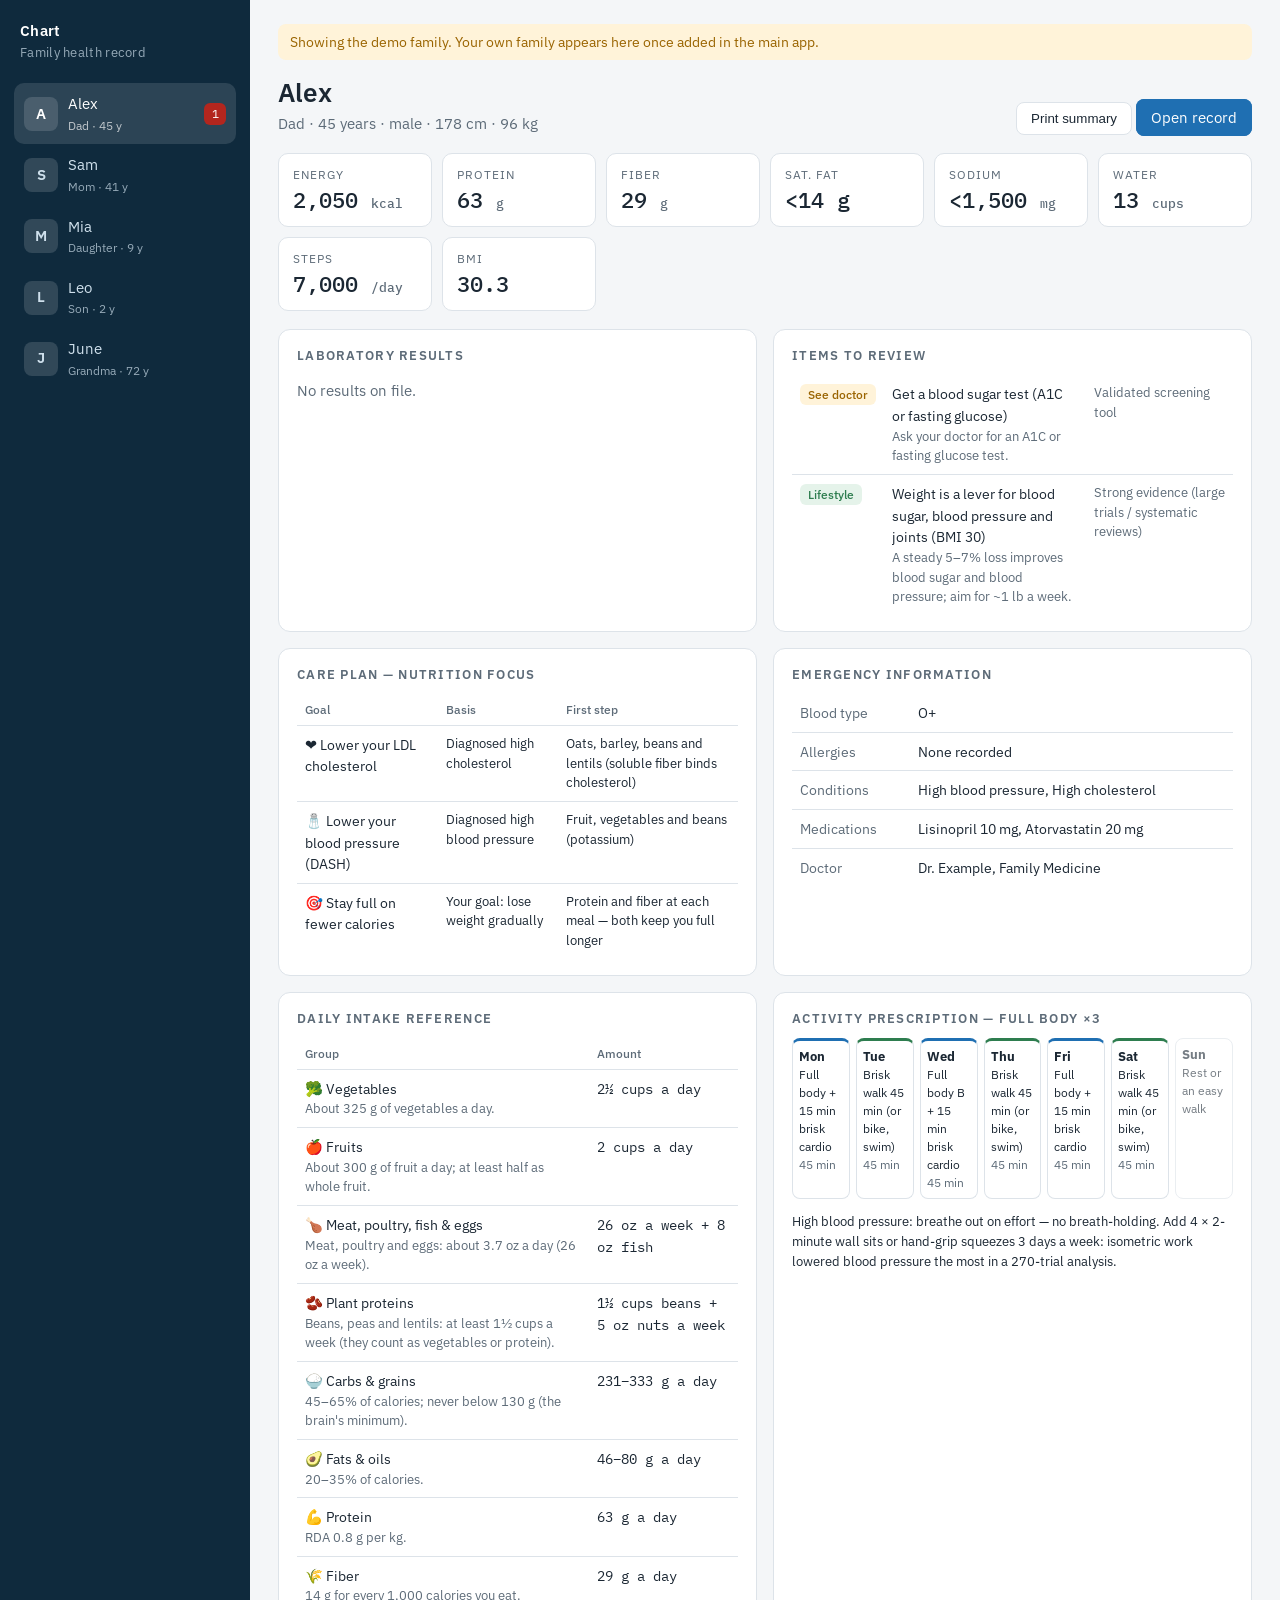
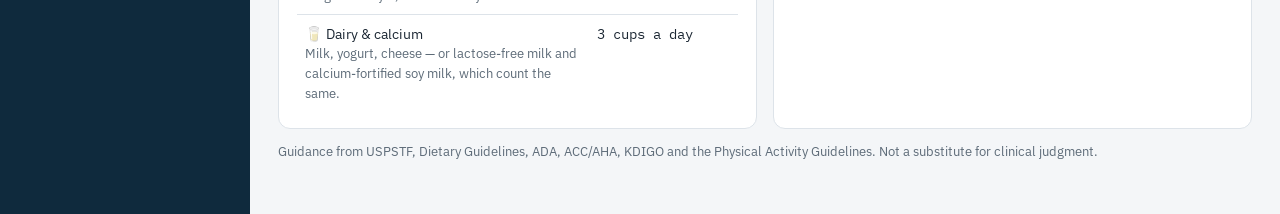
<file: family-health/Direction-B-Chart.html>
<!doctype html>
<html lang="en">
<head>
  <meta charset="utf-8">
  <meta name="viewport" content="width=device-width, initial-scale=1">
  <title>Chart — family health record</title>
  <link rel="preconnect" href="https://fonts.googleapis.com">
  <link href="https://fonts.googleapis.com/css2?family=IBM+Plex+Sans:wght@400;500;600&family=IBM+Plex+Mono:wght@500&display=swap" rel="stylesheet">
  <style>
    :root {
      --bg: #f4f6f8; --panel: #ffffff; --side: #0f2a3d; --side-text: #cfe0ec; --line: #dde3e9; --text: #1b2733; --muted: #5d6b78;
      --accent: #1f6fb2; --ok: #2e7d4f; --ok-bg: #e5f3ea; --warn: #9a6400; --warn-bg: #fff3d9; --bad: #b3261e; --bad-bg: #fbe7e5;
    }
    @media (prefers-color-scheme: dark) {
      :root:not([data-theme="light"]) { --bg: #0e141a; --panel: #151d25; --side: #0a1218; --line: #26323d; --text: #e3eaf0; --muted: #98a6b3; --accent: #6db3f2; --ok-bg: #173325; --warn-bg: #3a2e14; --bad-bg: #3a1a18; --ok: #6fd39a; --warn: #f2c35b; --bad: #ff8a80; }
    }
    :root[data-theme="dark"] { --bg: #0e141a; --panel: #151d25; --side: #0a1218; --line: #26323d; --text: #e3eaf0; --muted: #98a6b3; --accent: #6db3f2; --ok-bg: #173325; --warn-bg: #3a2e14; --bad-bg: #3a1a18; --ok: #6fd39a; --warn: #f2c35b; --bad: #ff8a80; }
    * { box-sizing: border-box; }
    body { margin: 0; background: var(--bg); color: var(--text); font: 15px/1.5 "IBM Plex Sans", -apple-system, system-ui, sans-serif; }
    .layout { display: grid; grid-template-columns: 250px minmax(0, 1fr); min-height: 100vh; }
    aside { background: var(--side); color: var(--side-text); padding: 20px 14px; }
    .logo { font-weight: 600; color: #fff; margin: 0 6px 22px; letter-spacing: .02em; }
    .logo small { display: block; font-weight: 400; color: var(--side-text); opacity: .7; }
    .member { display: flex; gap: 10px; align-items: center; width: 100%; padding: 10px; border-radius: 10px; border: 0; background: none; color: inherit; font: inherit; cursor: pointer; text-align: left; }
    .member:hover { background: rgba(255,255,255,.06); }
    .member.on { background: rgba(255,255,255,.12); color: #fff; }
    .ini { width: 34px; height: 34px; border-radius: 8px; background: rgba(255,255,255,.14); display: grid; place-items: center; font-weight: 600; flex: none; }
    .member small { display: block; opacity: .7; font-size: .78rem; }
    .flag { margin-left: auto; min-width: 22px; height: 22px; border-radius: 6px; font-size: .75rem; display: grid; place-items: center; background: var(--bad); color: #fff; }
    main { padding: 24px 28px 40px; min-width: 0; }
    .head { display: flex; justify-content: space-between; align-items: flex-end; gap: 16px; flex-wrap: wrap; margin-bottom: 18px; }
    h1 { margin: 0; font-size: 1.6rem; font-weight: 600; }
    .sub { color: var(--muted); }
    .kpis { display: grid; grid-template-columns: repeat(auto-fill, minmax(150px, 1fr)); gap: 10px; margin-bottom: 18px; }
    .kpi { background: var(--panel); border: 1px solid var(--line); border-radius: 10px; padding: 12px 14px; }
    .kpi .lbl { font-size: .75rem; text-transform: uppercase; letter-spacing: .08em; color: var(--muted); }
    .kpi .val { font: 500 1.35rem "IBM Plex Mono", ui-monospace, monospace; margin-top: 2px; }
    .kpi .val small { font-size: .8rem; color: var(--muted); }
    .grid { display: grid; grid-template-columns: repeat(auto-fit, minmax(420px, 1fr)); gap: 16px; }
    section { background: var(--panel); border: 1px solid var(--line); border-radius: 12px; padding: 16px 18px; min-width: 0; }
    h2 { font-size: .8rem; text-transform: uppercase; letter-spacing: .1em; color: var(--muted); margin: 0 0 10px; font-weight: 600; }
    table { width: 100%; border-collapse: collapse; font-size: .9rem; }
    th { text-align: left; font-weight: 500; color: var(--muted); font-size: .78rem; border-bottom: 1px solid var(--line); padding: 6px 8px; }
    td { border-bottom: 1px solid var(--line); padding: 8px; vertical-align: top; }
    tr:last-child td { border-bottom: 0; }
    .num { font-family: "IBM Plex Mono", ui-monospace, monospace; }
    .pill { display: inline-block; padding: 1px 8px; border-radius: 6px; font-size: .78rem; font-weight: 500; white-space: nowrap; }
    .p-ok { background: var(--ok-bg); color: var(--ok); } .p-warn { background: var(--warn-bg); color: var(--warn); } .p-bad { background: var(--bad-bg); color: var(--bad); }
    .wrap { overflow-x: auto; }
    .muted { color: var(--muted); } .small { font-size: .82rem; }
    .btn { padding: 8px 14px; border-radius: 8px; border: 1px solid var(--line); background: var(--panel); color: var(--text); font: 500 .9rem inherit; cursor: pointer; text-decoration: none; }
    .btn.primary { background: var(--accent); border-color: var(--accent); color: #fff; }
    .demo { background: var(--warn-bg); color: var(--warn); padding: 8px 12px; border-radius: 8px; font-size: .85rem; margin-bottom: 14px; }
    .week { display: grid; grid-template-columns: repeat(7, minmax(0, 1fr)); gap: 6px; }
    .wd { border: 1px solid var(--line); border-radius: 8px; padding: 6px; font-size: .75rem; min-height: 70px; }
    .wd b { display: block; font-size: .8rem; }
    .wd.strength { border-top: 3px solid var(--accent); } .wd.cardio, .wd.walk, .wd.vigorous { border-top: 3px solid var(--ok); } .wd.rest { opacity: .6; }
    .mobile-pick { display: none; }
    @media (max-width: 860px) {
      .layout { grid-template-columns: 1fr; }
      aside { display: none; }
      .mobile-pick { display: block; margin-bottom: 14px; }
      main { padding: 16px; }
      .grid { grid-template-columns: minmax(0, 1fr); }
      .week { grid-template-columns: repeat(4, minmax(0, 1fr)); }
    }
    @media print { aside, .mobile-pick, .btn { display: none !important; } .layout { grid-template-columns: 1fr; } section { break-inside: avoid; } }
  </style>
</head>
<body>
  <div class="layout"><aside id="side"></aside><main id="main"></main></div>
  <script>
/*
 * Family Health Guide — knowledge base.
 *
 * Everything the guide "knows" lives here as plain data, so it can be reviewed,
 * corrected and extended without touching the engine. Guidance is general and
 * drawn from mainstream sources (Dietary Guidelines for Americans, AHA, ADA,
 * DASH, NKF, FDA food-safety advice). It is not medical advice.
 *
 * Tags connect the pieces: an allergy, condition, diet or medication "blocks"
 * or "cautions" tags, and recipes / emphasised foods carry tags. The engine
 * (engine.js) matches them up.
 */
(function (root) {
  'use strict';

  // ---------------------------------------------------------------- allergens
  // Top-9 US allergens. `avoid` = foods to skip, `labelWords` = ingredient-list
  // names that hide the allergen.
  var ALLERGENS = {
    peanut: {
      label: 'Peanut',
      avoid: ['Peanuts & peanut butter', 'Peanut oil (cold-pressed / gourmet)', 'Satay & many Thai / West African sauces', 'Many baked goods, candy & granola bars (check "may contain")'],
      labelWords: ['arachis oil', 'groundnut', 'beer nuts', 'monkey nuts', 'mandelonas', 'hydrolyzed peanut protein']
    },
    treenut: {
      label: 'Tree nuts',
      avoid: ['Almonds, cashews, walnuts, pecans, pistachios, hazelnuts, macadamias, Brazil nuts, pine nuts', 'Nut butters, nut milks & nut oils', 'Pesto, marzipan, praline, nougat, gianduja', 'Many granolas, cereals & baked goods'],
      labelWords: ['marzipan', 'praline', 'nougat', 'gianduja', 'nut meal', 'nut paste', 'pignoli', 'amaretto', 'frangipane']
    },
    milk: {
      label: 'Milk (dairy)',
      avoid: ['Milk, cream, butter, ghee, cheese, yogurt, ice cream', 'Many breads, baked goods & creamy sauces', '"Non-dairy" creamers that contain casein'],
      labelWords: ['casein', 'caseinate', 'whey', 'lactalbumin', 'lactoglobulin', 'lactose', 'curds', 'ghee', 'milk solids', 'recaldent']
    },
    egg: {
      label: 'Egg',
      avoid: ['Eggs in any form', 'Mayonnaise, aioli, meringue, custard, hollandaise', 'Many baked goods, fresh pasta, breaded foods & some foam toppings'],
      labelWords: ['albumin', 'albumen', 'globulin', 'lysozyme', 'ovalbumin', 'ovomucoid', 'ovovitellin', 'surimi (sometimes)', 'livetin']
    },
    wheat: {
      label: 'Wheat',
      avoid: ['Bread, pasta, couscous, crackers, most cereals & baked goods', 'Soy sauce (brewed with wheat)', 'Breaded / battered foods, many gravies & sauces'],
      labelWords: ['flour', 'semolina', 'durum', 'spelt', 'farro', 'einkorn', 'kamut', 'farina', 'bulgur', 'seitan', 'triticale', 'graham']
    },
    soy: {
      label: 'Soy',
      avoid: ['Tofu, tempeh, edamame, miso, natto, soy milk', 'Soy sauce, tamari, teriyaki', 'Many processed foods, veggie burgers & protein bars'],
      labelWords: ['soya', 'shoyu', 'textured vegetable protein (TVP)', 'hydrolyzed soy protein', 'soy lecithin (ask your allergist)', 'edamame', 'yuba', 'okara']
    },
    fish: {
      label: 'Fish',
      avoid: ['All finned fish (salmon, tuna, cod, tilapia, anchovy …)', 'Fish sauce, Worcestershire sauce, Caesar dressing', 'Imitation crab (surimi), fish stock'],
      labelWords: ['anchovy', 'surimi', 'fish sauce', 'nam pla', 'fish gelatin', 'fish oil', 'bonito', 'dashi']
    },
    shellfish: {
      label: 'Shellfish',
      avoid: ['Shrimp, crab, lobster, crawfish, prawns', 'Bouillabaisse, cioppino, seafood stocks', 'Many fried-seafood restaurants (shared fryers)'],
      labelWords: ['crustacean', 'krill', 'langoustine', 'scampi', 'ecrevisse', 'seafood flavoring', 'glucosamine (some sources)']
    },
    sesame: {
      label: 'Sesame',
      avoid: ['Sesame seeds & sesame oil', 'Tahini, hummus, halva, baba ghanoush', 'Many breads, bagels, buns, crackers & Asian sauces'],
      labelWords: ['benne', 'gingelly', 'gomasio', 'tahini', 'tahina', 'sesamol', 'til', "za'atar"]
    }
  };

  // ------------------------------------------------------------- intolerances
  var INTOLERANCES = {
    lactose: {
      label: 'Lactose intolerance',
      caution: ['milk'],
      limit: ['Large servings of milk, ice cream & soft cheeses'],
      emphasize: [{ text: 'Lactose-free milk, hard aged cheeses & yogurt (often well tolerated)', tag: 'milk' }],
      tips: ['Small amounts of dairy with a meal are often fine — find your own threshold.', 'Lactase tablets taken with the first bite of dairy can help.']
    },
    fructose: {
      label: 'Fructose malabsorption',
      caution: ['high-fodmap'],
      limit: ['Apples, pears, mango, watermelon, honey, agave', 'Fruit juice & high-fructose corn syrup'],
      emphasize: [{ text: 'Berries, citrus, kiwi, banana (firm)' }],
      tips: ['Spread fruit through the day instead of eating a lot at once.']
    }
  };

  // --------------------------------------------------------------- conditions
  var CONDITIONS = {
    diabetes2: {
      label: 'Type 2 diabetes',
      group: 'Metabolic',
      caution: ['added-sugar', 'refined-carb'],
      avoid: ['Sugary drinks: soda, sweet tea, juice, energy drinks'],
      limit: ['White bread, white rice, pastries & sweets', 'Large portions of starchy foods at one meal'],
      emphasize: [
        { text: 'Non-starchy vegetables (half the plate)' },
        { text: 'Beans, lentils & whole grains for fiber' },
        { text: 'Nuts & seeds as snacks', tag: 'treenut' },
        { text: 'Lean protein with every meal' }
      ],
      tips: ['Plate method: ½ non-starchy veg, ¼ lean protein, ¼ carbohydrate.', 'Keep carbohydrate amounts roughly consistent meal to meal.', 'Pair carbs with protein or fat to soften blood-sugar spikes.', 'A 10–15 minute walk after meals helps lower post-meal glucose.']
    },
    prediabetes: {
      label: 'Prediabetes / insulin resistance',
      group: 'Metabolic',
      caution: ['added-sugar', 'refined-carb'],
      avoid: ['Sugary drinks'],
      limit: ['Refined grains, sweets & large starchy portions'],
      emphasize: [{ text: 'High-fiber foods: vegetables, beans, whole grains' }, { text: 'Lean protein at each meal' }],
      tips: ['Losing 5–7% of body weight (if overweight) and ~150 min/week of activity cut diabetes risk substantially.']
    },
    diabetes1: {
      label: 'Type 1 diabetes',
      group: 'Metabolic',
      caution: ['added-sugar'],
      avoid: [],
      limit: ['Sugary drinks except when treating a low'],
      emphasize: [{ text: 'Consistent, counted carbohydrates matched to the insulin plan' }],
      tips: ['Follow the carb-counting / insulin-to-carb ratios set by the care team.', 'Always carry fast-acting sugar (glucose tabs, juice box) for lows.', 'Alcohol can cause delayed lows — eat with it and check glucose.']
    },
    hypertension: {
      label: 'High blood pressure',
      group: 'Heart',
      caution: ['high-sodium'],
      avoid: ['Salt-heavy processed foods: deli meats, canned soups, instant noodles, salty snacks'],
      limit: ['Sodium — aim under 1,500–2,300 mg/day', 'Soy sauce, pickles, cheese, restaurant & fast food', 'Alcohol'],
      emphasize: [
        { text: 'DASH pattern: vegetables, fruit, low-fat dairy, whole grains', tag: 'milk' },
        { text: 'Potassium-rich produce: bananas, potatoes, beans, leafy greens', tag: 'high-potassium' }
      ],
      tips: ['Cook at home more — most sodium comes from packaged and restaurant food.', 'Season with herbs, citrus, garlic & vinegar instead of salt.', 'Check labels: 5% DV sodium or less is low, 20% or more is high.']
    },
    cholesterol: {
      label: 'High cholesterol',
      group: 'Heart',
      caution: ['high-satfat', 'fried'],
      avoid: ['Trans fats (partially hydrogenated oils)'],
      limit: ['Fatty red & processed meats, butter, full-fat cheese, coconut & palm oil', 'Fried foods & pastries'],
      emphasize: [
        { text: 'Soluble fiber: oats, barley, beans, lentils, apples' },
        { text: 'Fatty fish twice a week (salmon, sardines, trout)', tag: 'fish' },
        { text: 'Olive oil, avocado & nuts for fats', tag: 'treenut' }
      ],
      tips: ['Keep saturated fat under ~6% of calories when lowering LDL.', 'Plant sterols/stanols (2 g/day) can lower LDL further — ask the doctor.']
    },
    heart: {
      label: 'Heart disease / heart failure',
      group: 'Heart',
      caution: ['high-sodium', 'high-satfat', 'fried'],
      avoid: ['Very salty foods'],
      limit: ['Sodium', 'Saturated fat', 'Alcohol'],
      emphasize: [{ text: 'Mediterranean-style eating: vegetables, legumes, fish, olive oil', tag: 'fish' }],
      tips: ['With heart failure, the care team may also set a fluid limit — follow it.', 'Weigh daily if advised; sudden gain can mean fluid build-up.']
    },
    celiac: {
      label: 'Celiac disease',
      group: 'Digestive',
      block: ['gluten'],
      caution: ['oats'],
      avoid: ['Wheat, barley, rye, triticale, spelt, malt, brewer\'s yeast', 'Regular bread, pasta, beer, most cereals', 'Soy sauce (use certified GF tamari)'],
      limit: ['Oats unless labeled certified gluten-free'],
      emphasize: [{ text: 'Naturally GF grains: rice, quinoa, buckwheat, millet, corn, certified GF oats' }],
      tips: ['Strict, lifelong avoidance — even crumbs matter.', 'Use separate toaster, colander & cutting board.', 'Look for "certified gluten-free" (<20 ppm).']
    },
    gout: {
      label: 'Gout / high uric acid',
      group: 'Metabolic',
      caution: ['high-purine', 'alcohol', 'added-sugar'],
      avoid: ['Organ meats (liver, kidney)', 'Beer & spirits', 'Sugary drinks with high-fructose corn syrup'],
      limit: ['Red meat', 'Anchovies, sardines, mussels, scallops, shellfish'],
      emphasize: [{ text: 'Low-fat dairy', tag: 'milk' }, { text: 'Cherries, vegetables, whole grains' }, { text: 'Plenty of water' }],
      tips: ['Stay well hydrated, especially in hot weather.']
    },
    ckd: {
      label: 'Chronic kidney disease',
      group: 'Kidney',
      caution: ['high-potassium', 'high-sodium', 'high-phosphorus'],
      avoid: ['Salt substitutes (potassium chloride)', 'Dark colas & foods with "phos" additives'],
      limit: ['Sodium', 'Potassium & phosphorus — limits depend on stage and labs', 'Protein amount — set by the care team'],
      emphasize: [{ text: 'Plan with a renal dietitian — limits are individual' }],
      tips: ['Kidney diets differ by stage and dialysis status; lab results decide the limits.']
    },
    gerd: {
      label: 'Acid reflux (GERD)',
      group: 'Digestive',
      caution: ['spicy', 'acidic', 'fried', 'caffeine'],
      avoid: [],
      limit: ['Fried & fatty meals', 'Chocolate, peppermint, coffee, alcohol', 'Tomato sauce, citrus & spicy food'],
      emphasize: [{ text: 'Smaller meals; oatmeal, bananas, lean proteins, vegetables' }],
      tips: ['Finish eating 3 hours before lying down.', 'Raising the head of the bed can help night symptoms.']
    },
    ibs: {
      label: 'IBS',
      group: 'Digestive',
      caution: ['high-fodmap'],
      avoid: [],
      limit: ['Common triggers: onion, garlic, wheat, beans, apples, pears, sugar alcohols'],
      emphasize: [{ text: 'Regular meals, soluble fiber (oats, psyllium), enough water' }],
      tips: ['A short low-FODMAP trial with a dietitian can identify personal triggers.', 'Keep a symptom diary alongside meals.']
    },
    anemia: {
      label: 'Iron-deficiency anemia',
      group: 'Blood',
      caution: [],
      avoid: [],
      limit: ['Tea & coffee with iron-rich meals (blocks absorption)'],
      emphasize: [
        { text: 'Iron-rich foods: lean red meat, poultry, beans, lentils, fortified cereals, spinach', tag: 'meat' },
        { text: 'Vitamin C with iron foods (citrus, peppers, strawberries)' }
      ],
      tips: ['Separate calcium supplements / dairy from iron supplements by ~2 hours.']
    },
    osteoporosis: {
      label: 'Osteoporosis / low bone density',
      group: 'Bone',
      caution: [],
      avoid: [],
      limit: ['Excess alcohol', 'Very high sodium'],
      emphasize: [
        { text: 'Calcium: dairy, fortified plant milk, tofu set with calcium, canned salmon with bones', tag: 'milk' },
        { text: 'Vitamin D sources & adequate protein' }
      ],
      tips: ['Weight-bearing and balance exercise matter as much as food.']
    },
    fattyliver: {
      label: 'Fatty liver (MASLD)',
      group: 'Metabolic',
      caution: ['added-sugar', 'alcohol', 'fried'],
      avoid: ['Sugary drinks', 'Alcohol (ask the doctor)'],
      limit: ['Refined carbs & fried foods'],
      emphasize: [{ text: 'Mediterranean pattern, vegetables, legumes, olive oil' }, { text: 'Coffee (unsweetened) may be protective', tag: 'caffeine' }],
      tips: ['Gradual weight loss of 7–10% (if overweight) improves liver fat.']
    },
    hypothyroid: {
      label: 'Hypothyroidism',
      group: 'Hormonal',
      caution: [],
      avoid: [],
      limit: [],
      emphasize: [{ text: 'Balanced diet with iodized salt in normal amounts' }],
      tips: ['If on levothyroxine, timing around food matters — see medication notes.']
    },
    pcos: {
      label: 'PCOS',
      group: 'Hormonal',
      caution: ['added-sugar', 'refined-carb'],
      avoid: ['Sugary drinks'],
      limit: ['Refined carbohydrates'],
      emphasize: [{ text: 'High-fiber, lower-glycemic foods with protein at each meal' }],
      tips: ['Regular activity improves insulin sensitivity.']
    },
    pregnancy: {
      label: 'Pregnant',
      group: 'Life stage',
      block: ['alcohol', 'raw-fish', 'high-mercury-fish', 'unpasteurized'],
      caution: ['deli-meat', 'caffeine'],
      avoid: ['Alcohol (no safe amount)', 'High-mercury fish: shark, swordfish, king mackerel, tilefish, bigeye tuna, marlin, orange roughy', 'Raw or undercooked meat, eggs, fish & sprouts', 'Unpasteurized milk, cheese & juice'],
      limit: ['Caffeine under 200 mg/day (~one 12 oz coffee)', 'Deli meats & hot dogs unless heated until steaming', 'Albacore tuna to 1 serving/week'],
      emphasize: [
        { text: 'Folate: leafy greens, beans, fortified grains' },
        { text: 'Low-mercury fish 2–3 servings/week (salmon, sardines, light tuna)', tag: 'fish' },
        { text: 'Iron, calcium, choline (eggs) & iodine', tag: 'egg' }
      ],
      tips: ['Take a prenatal vitamin with folic acid as directed.', 'Extra calories mainly in 2nd (~340) and 3rd (~450) trimester.']
    },
    breastfeeding: {
      label: 'Breastfeeding',
      group: 'Life stage',
      caution: ['caffeine', 'high-mercury-fish'],
      avoid: ['High-mercury fish'],
      limit: ['Caffeine (~200–300 mg/day)', 'Alcohol — wait at least 2 hours per drink before nursing'],
      emphasize: [{ text: 'Extra fluids and ~330–400 extra calories/day' }, { text: 'Low-mercury fish for DHA', tag: 'fish' }],
      tips: ['Continue a prenatal or postnatal vitamin if advised.']
    }
  };

  // ------------------------------------------------------------- medications
  // Matched by keyword against what the user types (brand or generic).
  var MEDICATIONS = [
    {
      id: 'warfarin', label: 'Warfarin (blood thinner)', match: ['warfarin', 'coumadin', 'jantoven'],
      tips: ['Keep vitamin K intake CONSISTENT week to week (kale, spinach, broccoli, Brussels sprouts) — don\'t suddenly add or cut them.', 'Limit alcohol; avoid large amounts of cranberry or grapefruit juice.', 'Ask before starting fish oil, vitamin E, ginkgo, turmeric or other supplements.']
    },
    {
      id: 'statin-cyp', label: 'Statin affected by grapefruit', match: ['simvastatin', 'zocor', 'lovastatin', 'mevacor', 'atorvastatin', 'lipitor'],
      block: ['grapefruit'],
      tips: ['Avoid grapefruit and grapefruit juice (raises drug levels and side-effect risk).']
    },
    {
      id: 'ccb', label: 'Calcium-channel blocker', match: ['felodipine', 'nifedipine', 'nisoldipine', 'amlodipine', 'norvasc', 'procardia'],
      block: ['grapefruit'],
      tips: ['Avoid grapefruit (especially with felodipine / nifedipine).']
    },
    {
      id: 'maoi', label: 'MAO inhibitor', match: ['phenelzine', 'nardil', 'tranylcypromine', 'parnate', 'isocarboxazid', 'marplan', 'selegiline', 'emsam'],
      block: ['aged-cheese'],
      avoidFoods: ['Aged cheeses, cured / fermented meats, tap beer, sauerkraut, soy sauce & fermented soy (tyramine)'],
      tips: ['High-tyramine foods can trigger a dangerous blood-pressure spike — follow the full list from the pharmacist.']
    },
    {
      id: 'levothyroxine', label: 'Levothyroxine (thyroid)', match: ['levothyroxine', 'synthroid', 'levoxyl', 'unithroid', 'euthyrox', 'tirosint'],
      tips: ['Take on an empty stomach with water, 30–60 min before breakfast (or at bedtime, 3+ h after eating).', 'Separate from calcium, iron, antacids and multivitamins by 4 hours.', 'Coffee, soy and high-fiber meals right after the dose can reduce absorption — keep the routine consistent.']
    },
    {
      id: 'ace-arb', label: 'ACE inhibitor / ARB / potassium-sparing diuretic', match: ['lisinopril', 'enalapril', 'ramipril', 'benazepril', 'losartan', 'valsartan', 'olmesartan', 'irbesartan', 'spironolactone', 'eplerenone', 'triamterene', 'pril', 'sartan'],
      tips: ['Avoid potassium-based salt substitutes unless the doctor OKs them.', 'Ask before eating large amounts of high-potassium foods if kidney function is reduced.']
    },
    {
      id: 'metformin', label: 'Metformin', match: ['metformin', 'glucophage', 'glumetza', 'fortamet'],
      tips: ['Take with meals to reduce stomach upset.', 'Long-term use can lower vitamin B12 — ask about periodic checks.', 'Limit alcohol.']
    },
    {
      id: 'insulin-su', label: 'Insulin / sulfonylurea (low-sugar risk)', match: ['insulin', 'glipizide', 'glyburide', 'glimepiride', 'humalog', 'novolog', 'lantus', 'basaglar', 'tresiba', 'levemir'],
      tips: ['Don\'t skip meals after taking it — risk of low blood sugar.', 'Alcohol raises the risk of lows; always eat with it.']
    },
    {
      id: 'antibiotic-chelate', label: 'Tetracycline / quinolone antibiotic', match: ['doxycycline', 'minocycline', 'tetracycline', 'ciprofloxacin', 'cipro', 'levofloxacin', 'moxifloxacin'],
      tips: ['Separate from dairy, calcium, iron, zinc and antacids by at least 2 hours.']
    },
    {
      id: 'no-alcohol', label: 'Must avoid alcohol', match: ['metronidazole', 'flagyl', 'tinidazole', 'disulfiram', 'antabuse'],
      block: ['alcohol'],
      tips: ['No alcohol during the course and for 3 days after (including sauces & mouthwash with alcohol).']
    },
    {
      id: 'lithium', label: 'Lithium', match: ['lithium', 'lithobid'],
      tips: ['Keep salt and fluid intake steady day to day — big changes alter lithium levels.', 'Drink extra water in heat or when exercising.']
    },
    {
      id: 'bisphosphonate', label: 'Bisphosphonate (bone)', match: ['alendronate', 'fosamax', 'risedronate', 'actonel', 'ibandronate', 'boniva'],
      tips: ['Take first thing with a full glass of plain water, then nothing else and stay upright for 30–60 min.']
    },
    {
      id: 'glp1', label: 'GLP-1 medicine', match: ['semaglutide', 'ozempic', 'wegovy', 'rybelsus', 'tirzepatide', 'mounjaro', 'zepbound', 'liraglutide', 'victoza', 'saxenda', 'dulaglutide', 'trulicity'],
      tips: ['Prioritise protein at each meal to protect muscle while appetite is low.', 'Smaller meals, less fat and slow eating reduce nausea.', 'Keep up fluids and fiber to prevent constipation.']
    }
  ];

  // ------------------------------------------------------------------- diets
  var DIETS = {
    omnivore: { label: 'No restrictions', block: [], emphasize: [], supplements: [], tips: [] },
    vegetarian: {
      label: 'Vegetarian', block: ['meat', 'pork', 'poultry', 'fish', 'shellfish', 'gelatin'],
      emphasize: [{ text: 'Protein at each meal: eggs, dairy, beans, lentils, tofu', tag: 'egg' }, { text: 'Iron + vitamin C pairing (beans with peppers, tomatoes)' }],
      supplements: ['Vitamin B12 (check levels)'], tips: ['Watch for gelatin, rennet in some cheeses, and fish sauce / anchovy in sauces.']
    },
    vegan: {
      label: 'Vegan', block: ['meat', 'pork', 'poultry', 'fish', 'shellfish', 'egg', 'milk', 'honey', 'gelatin'],
      emphasize: [{ text: 'Beans, lentils, tofu, tempeh, seitan for protein', tag: 'soy' }, { text: 'Calcium-fortified plant milk & calcium-set tofu', tag: 'soy' }, { text: 'Ground flax, chia, walnuts for omega-3', tag: 'treenut' }],
      supplements: ['Vitamin B12 (essential)', 'Vitamin D', 'Algae-based omega-3 (DHA/EPA)', 'Iodine (if not using iodized salt)'],
      tips: ['B12 is not reliably available from plant foods — supplement or use fortified foods.']
    },
    pescatarian: {
      label: 'Pescatarian', block: ['meat', 'pork', 'poultry'],
      emphasize: [{ text: 'Fatty fish 2×/week for omega-3', tag: 'fish' }],
      supplements: [], tips: []
    },
    mediterranean: {
      label: 'Mediterranean', block: [],
      emphasize: [{ text: 'Olive oil, vegetables, legumes, whole grains, fish', tag: 'fish' }, { text: 'Nuts a few times a week', tag: 'treenut' }],
      supplements: [], tips: ['Red meat a few times a month rather than daily.']
    },
    lowcarb: {
      label: 'Lower-carb', block: [], caution: ['refined-carb', 'added-sugar'],
      emphasize: [{ text: 'Non-starchy vegetables, protein, healthy fats' }],
      supplements: [], tips: ['Keep fiber up with vegetables, nuts, seeds and berries.']
    }
  };

  var DIET_RULES = {
    halal: { label: 'Halal', block: ['pork', 'alcohol', 'gelatin'], tips: ['Meat & poultry should be halal-certified; check gelatin and vanilla extract (alcohol).'] },
    kosher: { label: 'Kosher', block: ['pork', 'shellfish', 'meat-with-dairy'], tips: ['Meat should be kosher-certified; keep meat and dairy separate.'] },
    'no-pork': { label: 'No pork', block: ['pork'], tips: [] },
    'no-beef': { label: 'No beef', block: ['meat'], tips: [] },
    'no-alcohol': { label: 'No alcohol', block: ['alcohol'], tips: [] }
  };

  // --------------------------------------------------------------- life stage
  // Age bands, in years. Checked in order; first match wins.
  var AGE_BANDS = [
    {
      id: 'infant', label: 'Infant (under 1)', maxAge: 1,
      block: ['honey', 'alcohol'], caution: ['choking', 'added-sugar', 'high-sodium'],
      avoid: ['Honey (botulism risk)', 'Cow\'s milk as a main drink', 'Added sugar & salt', 'Whole nuts, grapes, popcorn, hard raw vegetables'],
      tips: ['Breast milk or formula is the main food; start solids around 6 months as the pediatrician advises.', 'Introduce peanut and egg early (around 4–6 months) unless the pediatrician says otherwise — it lowers allergy risk.']
    },
    {
      id: 'toddler', label: 'Toddler (1–3)', maxAge: 4,
      block: ['alcohol'], caution: ['choking', 'caffeine'],
      avoid: ['Choking hazards: whole grapes & cherry tomatoes (quarter them), whole nuts, popcorn, hot-dog coins, hard candy', 'Added sugar before age 2'],
      tips: ['Whole milk from 1–2 years, then low-fat; about 16–24 oz/day max.', 'Offer new foods many times — it can take 10+ tries.']
    },
    {
      id: 'child', label: 'Child (4–8)', maxAge: 9,
      block: ['alcohol'], caution: ['caffeine'],
      avoid: ['Sugary drinks as a habit'],
      tips: ['Water and milk as the main drinks.', 'Kids eat better when they help shop and cook.']
    },
    {
      id: 'preteen', label: 'Pre-teen (9–13)', maxAge: 14,
      block: ['alcohol'], caution: ['caffeine'],
      avoid: ['Energy drinks'],
      tips: ['Calcium needs peak now (1,300 mg/day) — bones are building fast.']
    },
    {
      id: 'teen', label: 'Teen (14–18)', maxAge: 19,
      block: ['alcohol'], caution: [],
      avoid: ['Energy drinks'],
      tips: ['Calcium 1,300 mg/day; teen girls need extra iron (15 mg/day).', 'Watch for very restrictive eating — talk to the pediatrician if worried.']
    },
    {
      id: 'adult', label: 'Adult (19–50)', maxAge: 51,
      block: [], caution: [], avoid: [],
      tips: []
    },
    {
      id: 'older', label: 'Adult (51–64)', maxAge: 65,
      block: [], caution: [], avoid: [],
      tips: ['Vitamin B12 absorption drops with age — fortified foods or a supplement help.', 'Calcium 1,200 mg/day for women 51+.']
    },
    {
      id: 'senior', label: 'Senior (65+)', maxAge: 200,
      block: [], caution: [], avoid: [],
      tips: ['Protein ~1.0–1.2 g/kg/day helps keep muscle strength.', 'Vitamin D (800 IU) and B12 often need supplementing — ask.', 'Thirst signals weaken with age; drink on a schedule.']
    }
  ];

  // Dietary Guidelines estimated calorie needs, ages 2–18:
  // [sedentary, moderately active, active] by sex.
  var KID_CALORIES = {
    male: { 2: [1000, 1000, 1000], 3: [1000, 1400, 1400], 4: [1200, 1400, 1600], 5: [1200, 1400, 1600], 6: [1400, 1600, 1800], 7: [1400, 1600, 1800], 8: [1400, 1600, 2000], 9: [1600, 1800, 2000], 10: [1600, 1800, 2200], 11: [1800, 2000, 2200], 12: [1800, 2200, 2400], 13: [2000, 2200, 2600], 14: [2000, 2400, 2800], 15: [2200, 2600, 3000], 16: [2400, 2800, 3200], 17: [2400, 2800, 3200], 18: [2400, 2800, 3200] },
    female: { 2: [1000, 1000, 1000], 3: [1000, 1200, 1400], 4: [1200, 1400, 1400], 5: [1200, 1400, 1600], 6: [1200, 1400, 1600], 7: [1200, 1600, 1800], 8: [1400, 1600, 1800], 9: [1400, 1600, 1800], 10: [1400, 1800, 2000], 11: [1600, 1800, 2000], 12: [1600, 2000, 2200], 13: [1600, 2000, 2200], 14: [1800, 2000, 2400], 15: [1800, 2000, 2400], 16: [1800, 2000, 2400], 17: [1800, 2000, 2400], 18: [1800, 2000, 2400] }
  };

  var ACTIVITY = {
    sedentary: { label: 'Sedentary (little exercise)', factor: 1.2, kid: 0 },
    light: { label: 'Lightly active (1–3 days/week)', factor: 1.375, kid: 1 },
    moderate: { label: 'Moderately active (3–5 days/week)', factor: 1.55, kid: 1 },
    active: { label: 'Very active (6–7 days/week)', factor: 1.725, kid: 2 },
    athlete: { label: 'Athlete / physical job', factor: 1.9, kid: 2 }
  };

  var GOALS = {
    maintain: { label: 'Maintain weight', kcal: 0 },
    lose: { label: 'Lose weight gradually', kcal: -500 },
    gain: { label: 'Gain weight / build muscle', kcal: 300 }
  };

  var BLOOD_TYPES = ['', 'O+', 'O-', 'A+', 'A-', 'B+', 'B-', 'AB+', 'AB-', 'Unknown'];

  // Readable names for tags shown in the meal planner.
  var TAG_LABELS = {
    peanut: 'peanut', treenut: 'tree nuts', milk: 'dairy', egg: 'egg', wheat: 'wheat', soy: 'soy', fish: 'fish', shellfish: 'shellfish', sesame: 'sesame',
    gluten: 'gluten', oats: 'non-certified oats', meat: 'beef / red meat', pork: 'pork', poultry: 'poultry', alcohol: 'alcohol', honey: 'honey', gelatin: 'gelatin',
    'meat-with-dairy': 'meat with dairy', 'high-sodium': 'high sodium', 'high-satfat': 'high saturated fat', 'added-sugar': 'added sugar', 'refined-carb': 'refined carbs',
    'high-purine': 'high purine', 'high-fodmap': 'high FODMAP', 'high-potassium': 'high potassium', 'high-phosphorus': 'high phosphorus', 'aged-cheese': 'aged cheese (tyramine)',
    grapefruit: 'grapefruit', spicy: 'spicy', acidic: 'acidic (tomato / citrus)', fried: 'fried', 'high-mercury-fish': 'high-mercury fish', 'raw-fish': 'raw fish / meat',
    unpasteurized: 'unpasteurized', 'deli-meat': 'deli meat', caffeine: 'caffeine', choking: 'choking hazard for small kids'
  };

  // ----------------------------------------------------------------- recipes
  // `tags` = what the dish contains. `swaps` = ways to remove tags:
  // removes: tags it takes away, adds: tags the substitute brings in.
  // `wheat` automatically implies `gluten`; meat/poultry + milk implies
  // `meat-with-dairy` (engine adds these).
  var RECIPES = [
    // Breakfast
    { id: 'overnight-oats', name: 'Overnight oats with berries', meal: 'breakfast', ingredients: ['rolled oats', 'milk', 'chia seeds', 'mixed berries', 'maple syrup'], tags: ['milk', 'oats', 'added-sugar'],
      swaps: [{ removes: ['milk'], text: 'Use fortified soy or oat milk', adds: ['soy'] }, { removes: ['milk'], text: 'Use fortified oat milk', adds: [] }, { removes: ['oats'], text: 'Use certified gluten-free oats', adds: [] }, { removes: ['added-sugar'], text: 'Skip the maple syrup; sweeten with mashed banana', adds: [] }] },
    { id: 'veggie-eggs-toast', name: 'Veggie scrambled eggs on whole-grain toast', meal: 'breakfast', ingredients: ['eggs', 'spinach', 'tomato', 'whole-grain bread', 'olive oil'], tags: ['egg', 'wheat'],
      swaps: [{ removes: ['wheat'], text: 'Serve on gluten-free toast or with potatoes', adds: [] }, { removes: ['egg'], text: 'Make a tofu scramble instead', adds: ['soy'] }] },
    { id: 'yogurt-parfait', name: 'Yogurt parfait with berries & pumpkin seeds', meal: 'breakfast', ingredients: ['plain yogurt', 'mixed berries', 'pumpkin seeds', 'honey'], tags: ['milk', 'honey'],
      swaps: [{ removes: ['milk'], text: 'Use coconut or soy yogurt', adds: [] }, { removes: ['honey'], text: 'Use maple syrup or no sweetener', adds: [] }] },
    { id: 'pb-banana-toast', name: 'Peanut butter & banana toast', meal: 'breakfast', ingredients: ['whole-grain bread', 'peanut butter', 'banana'], tags: ['peanut', 'wheat', 'high-potassium'],
      swaps: [{ removes: ['peanut'], text: 'Use sunflower-seed butter', adds: [] }, { removes: ['wheat'], text: 'Use gluten-free bread or rice cakes', adds: [] }] },
    { id: 'tofu-scramble', name: 'Tofu veggie scramble with corn tortillas', meal: 'breakfast', ingredients: ['firm tofu', 'bell peppers', 'spinach', 'turmeric', 'corn tortillas'], tags: ['soy'],
      swaps: [{ removes: ['soy'], text: 'Scramble eggs instead of tofu', adds: ['egg'] }] },
    { id: 'congee', name: 'Ginger rice porridge (congee) with scallions', meal: 'breakfast', ingredients: ['white rice', 'chicken broth', 'ginger', 'scallions', 'soft-boiled egg'], tags: ['poultry', 'egg', 'high-sodium'],
      swaps: [{ removes: ['poultry'], text: 'Use vegetable broth', adds: [] }, { removes: ['egg'], text: 'Leave off the egg', adds: [] }, { removes: ['high-sodium'], text: 'Use low-sodium broth', adds: [] }] },
    { id: 'sweet-potato-hash', name: 'Sweet potato & black bean hash', meal: 'breakfast', ingredients: ['sweet potato', 'black beans', 'onion', 'bell peppers', 'eggs'], tags: ['egg', 'high-fodmap', 'high-potassium'],
      swaps: [{ removes: ['egg'], text: 'Leave off the eggs; add avocado', adds: [] }, { removes: ['high-fodmap'], text: 'Skip onion & beans; use scallion greens', adds: [] }] },
    { id: 'buckwheat-pancakes', name: 'Buckwheat banana pancakes (gluten-free)', meal: 'breakfast', ingredients: ['buckwheat flour', 'banana', 'eggs', 'milk', 'berries'], tags: ['egg', 'milk'],
      swaps: [{ removes: ['egg'], text: 'Use flax eggs (1 Tbsp ground flax + 3 Tbsp water each)', adds: [] }, { removes: ['milk'], text: 'Use oat or rice milk', adds: [] }] },

    // Lunch
    { id: 'chicken-quinoa-bowl', name: 'Chicken & quinoa salad bowl', meal: 'lunch', ingredients: ['chicken breast', 'quinoa', 'cucumber', 'cherry tomatoes', 'chickpeas', 'olive oil', 'lemon'], tags: ['poultry', 'high-fodmap', 'acidic', 'choking'],
      swaps: [{ removes: ['poultry'], text: 'Double the chickpeas instead of chicken', adds: [] }, { removes: ['choking'], text: 'Quarter the cherry tomatoes for little ones', adds: [] }, { removes: ['high-fodmap'], text: 'Skip chickpeas', adds: [] }] },
    { id: 'lentil-soup', name: 'Hearty lentil & vegetable soup', meal: 'lunch', ingredients: ['lentils', 'carrots', 'celery', 'onion', 'garlic', 'canned tomatoes', 'vegetable broth'], tags: ['high-fodmap', 'high-potassium', 'acidic'],
      swaps: [] },
    { id: 'turkey-wrap', name: 'Turkey & avocado wrap', meal: 'lunch', ingredients: ['whole-wheat tortilla', 'sliced turkey', 'avocado', 'lettuce', 'tomato'], tags: ['wheat', 'poultry', 'high-sodium', 'deli-meat'],
      swaps: [{ removes: ['wheat'], text: 'Use a corn tortilla or lettuce wrap', adds: [] }, { removes: ['deli-meat', 'high-sodium'], text: 'Use leftover roast turkey instead of deli slices', adds: [] }, { removes: ['poultry'], text: 'Fill with hummus & veggies', adds: ['sesame'] }] },
    { id: 'tuna-sandwich', name: 'Tuna salad sandwich', meal: 'lunch', ingredients: ['canned light tuna', 'mayonnaise', 'celery', 'whole-grain bread'], tags: ['fish', 'egg', 'wheat'],
      swaps: [{ removes: ['egg'], text: 'Bind with mashed avocado instead of mayo', adds: [] }, { removes: ['wheat'], text: 'Serve on gluten-free bread or lettuce', adds: [] }, { removes: ['fish'], text: 'Make it a chickpea "tuna" salad', adds: ['high-fodmap'] }] },
    { id: 'hummus-plate', name: 'Hummus & veggie plate with pita', meal: 'lunch', ingredients: ['hummus', 'carrots', 'cucumber', 'bell peppers', 'pita bread'], tags: ['sesame', 'wheat', 'high-fodmap'],
      swaps: [{ removes: ['sesame'], text: 'Use a white-bean dip without tahini', adds: [] }, { removes: ['wheat'], text: 'Use gluten-free crackers', adds: [] }] },
    { id: 'burrito-bowl', name: 'Black bean & corn burrito bowl', meal: 'lunch', ingredients: ['brown rice', 'black beans', 'corn', 'salsa', 'avocado', 'shredded cheese'], tags: ['milk', 'high-fodmap', 'acidic'],
      swaps: [{ removes: ['milk'], text: 'Skip the cheese', adds: [] }] },
    { id: 'minestrone', name: 'Minestrone with parmesan', meal: 'lunch', ingredients: ['white beans', 'small pasta', 'canned tomatoes', 'zucchini', 'carrots', 'parmesan'], tags: ['wheat', 'milk', 'aged-cheese', 'high-fodmap', 'acidic'],
      swaps: [{ removes: ['wheat'], text: 'Use gluten-free pasta or rice', adds: [] }, { removes: ['milk', 'aged-cheese'], text: 'Skip the parmesan', adds: [] }] },
    { id: 'fried-rice', name: 'Vegetable egg fried rice', meal: 'lunch', ingredients: ['brown rice', 'eggs', 'peas', 'carrots', 'soy sauce', 'sesame oil', 'scallions'], tags: ['egg', 'soy', 'wheat', 'sesame', 'high-sodium'],
      swaps: [{ removes: ['soy', 'wheat', 'high-sodium'], text: 'Use coconut aminos instead of soy sauce', adds: [] }, { removes: ['sesame'], text: 'Use avocado oil instead of sesame oil', adds: [] }, { removes: ['egg'], text: 'Leave out the egg', adds: [] }] },
    { id: 'caprese-pasta', name: 'Caprese pasta salad', meal: 'lunch', ingredients: ['pasta', 'fresh mozzarella', 'cherry tomatoes', 'basil', 'olive oil'], tags: ['wheat', 'milk', 'acidic', 'choking'],
      swaps: [{ removes: ['wheat'], text: 'Use gluten-free pasta', adds: [] }, { removes: ['milk'], text: 'Skip the mozzarella; add white beans', adds: [] }, { removes: ['choking'], text: 'Quarter the tomatoes for little ones', adds: [] }] },

    // Dinner
    { id: 'sheet-pan-salmon', name: 'Sheet-pan salmon, broccoli & potatoes', meal: 'dinner', ingredients: ['salmon fillets', 'broccoli', 'baby potatoes', 'olive oil', 'lemon'], tags: ['fish', 'high-potassium'],
      swaps: [{ removes: ['fish'], text: 'Roast chicken thighs on the same pan', adds: ['poultry'] }, { removes: ['fish'], text: 'Roast extra-firm tofu on the same pan', adds: ['soy'] }] },
    { id: 'chicken-stir-fry', name: 'Chicken & vegetable stir-fry with brown rice', meal: 'dinner', ingredients: ['chicken breast', 'broccoli', 'bell peppers', 'snap peas', 'garlic', 'ginger', 'low-sodium soy sauce', 'brown rice'], tags: ['poultry', 'soy', 'wheat', 'high-fodmap'],
      swaps: [{ removes: ['soy', 'wheat'], text: 'Use coconut aminos instead of soy sauce', adds: [] }, { removes: ['poultry'], text: 'Use tofu instead of chicken', adds: ['soy'] }, { removes: ['high-fodmap'], text: 'Use garlic-infused oil; skip snap peas', adds: [] }] },
    { id: 'turkey-chili', name: 'Turkey & bean chili', meal: 'dinner', ingredients: ['ground turkey', 'kidney beans', 'canned tomatoes', 'onion', 'chili powder', 'bell peppers'], tags: ['poultry', 'high-fodmap', 'spicy', 'acidic', 'high-potassium'],
      swaps: [{ removes: ['poultry'], text: 'Make it all-bean with extra lentils', adds: [] }, { removes: ['spicy'], text: 'Make it mild; hot sauce at the table', adds: [] }] },
    { id: 'beef-stew', name: 'Beef & vegetable stew', meal: 'dinner', ingredients: ['beef chuck', 'potatoes', 'carrots', 'onion', 'beef broth', 'thyme'], tags: ['meat', 'high-satfat', 'high-purine', 'high-potassium', 'high-sodium'],
      swaps: [{ removes: ['meat', 'high-satfat', 'high-purine'], text: 'Use mushrooms & lentils instead of beef', adds: ['high-fodmap'] }, { removes: ['high-sodium'], text: 'Use low-sodium broth', adds: [] }] },
    { id: 'baked-cod', name: 'Lemon baked cod with herbed quinoa & green beans', meal: 'dinner', ingredients: ['cod fillets', 'quinoa', 'green beans', 'lemon', 'olive oil', 'parsley'], tags: ['fish'],
      swaps: [{ removes: ['fish'], text: 'Bake chicken breast instead', adds: ['poultry'] }] },
    { id: 'shrimp-tacos', name: 'Shrimp tacos with cabbage slaw', meal: 'dinner', ingredients: ['shrimp', 'corn tortillas', 'cabbage', 'lime', 'Greek yogurt sauce'], tags: ['shellfish', 'milk', 'high-purine', 'acidic'],
      swaps: [{ removes: ['shellfish', 'high-purine'], text: 'Use seasoned chicken instead of shrimp', adds: ['poultry'] }, { removes: ['shellfish', 'high-purine'], text: 'Use black beans instead of shrimp', adds: ['high-fodmap'] }, { removes: ['milk'], text: 'Use avocado crema', adds: [] }] },
    { id: 'chickpea-curry', name: 'Chickpea & spinach coconut curry', meal: 'dinner', ingredients: ['chickpeas', 'coconut milk', 'canned tomatoes', 'spinach', 'curry spices', 'onion', 'garlic', 'basmati rice'], tags: ['high-fodmap', 'spicy', 'high-potassium', 'acidic'],
      swaps: [{ removes: ['spicy'], text: 'Use mild curry powder', adds: [] }] },
    { id: 'turkey-meatballs', name: 'Spaghetti & turkey meatballs', meal: 'dinner', ingredients: ['spaghetti', 'ground turkey', 'egg', 'breadcrumbs', 'marinara sauce', 'parmesan'], tags: ['wheat', 'egg', 'poultry', 'milk', 'aged-cheese', 'acidic', 'high-sodium'],
      swaps: [{ removes: ['wheat'], text: 'Gluten-free pasta and GF breadcrumbs', adds: [] }, { removes: ['milk', 'aged-cheese'], text: 'Skip the parmesan', adds: [] }, { removes: ['egg'], text: 'Bind meatballs with a flax egg', adds: [] }, { removes: ['high-sodium'], text: 'Use no-salt-added marinara', adds: [] }] },
    { id: 'pork-apples', name: 'Pork tenderloin with apples & sweet potato', meal: 'dinner', ingredients: ['pork tenderloin', 'apples', 'sweet potatoes', 'thyme', 'olive oil'], tags: ['pork', 'high-fodmap', 'high-potassium'],
      swaps: [{ removes: ['pork'], text: 'Use chicken thighs instead of pork', adds: ['poultry'] }] },
    { id: 'peanut-noodles', name: 'Tofu peanut noodles with crunchy veg', meal: 'dinner', ingredients: ['rice noodles', 'tofu', 'peanut butter', 'soy sauce', 'lime', 'cabbage', 'carrots'], tags: ['soy', 'peanut', 'wheat'],
      swaps: [{ removes: ['peanut'], text: 'Use sunflower-seed butter in the sauce', adds: [] }, { removes: ['wheat'], text: 'Use certified GF tamari', adds: [] }] },
    { id: 'chicken-rice-broccoli', name: 'Grilled chicken, brown rice & steamed broccoli', meal: 'dinner', ingredients: ['chicken breast', 'brown rice', 'broccoli', 'olive oil', 'lemon'], tags: ['poultry'],
      swaps: [{ removes: ['poultry'], text: 'Grill tofu or serve with lentils', adds: [] }] },
    { id: 'bean-burgers', name: 'Black bean burgers on whole-wheat buns', meal: 'dinner', ingredients: ['black beans', 'rolled oats', 'egg', 'whole-wheat buns', 'lettuce', 'tomato'], tags: ['egg', 'wheat', 'oats', 'high-fodmap'],
      swaps: [{ removes: ['wheat', 'oats'], text: 'GF buns and certified GF oats', adds: [] }, { removes: ['egg'], text: 'Bind with a flax egg', adds: [] }] },
    { id: 'med-chicken', name: 'Mediterranean baked chicken with olives & potatoes', meal: 'dinner', ingredients: ['chicken thighs', 'potatoes', 'olives', 'cherry tomatoes', 'oregano', 'olive oil'], tags: ['poultry', 'high-sodium', 'high-potassium', 'choking'],
      swaps: [{ removes: ['high-sodium'], text: 'Halve the olives; no added salt', adds: [] }, { removes: ['choking'], text: 'Quarter the tomatoes & slice olives for little ones', adds: [] }] },
    { id: 'steak-veg', name: 'Steak with roasted vegetables', meal: 'dinner', ingredients: ['sirloin steak', 'zucchini', 'bell peppers', 'red onion', 'olive oil'], tags: ['meat', 'high-satfat', 'high-purine'],
      swaps: [{ removes: ['meat', 'high-satfat', 'high-purine'], text: 'Grill portobello mushrooms instead', adds: [] }] },
    { id: 'homemade-pizza', name: 'Homemade veggie pizza night', meal: 'dinner', ingredients: ['pizza dough', 'tomato sauce', 'mozzarella', 'mushrooms', 'bell peppers'], tags: ['wheat', 'milk', 'high-sodium', 'high-satfat', 'acidic'],
      swaps: [{ removes: ['wheat'], text: 'Use a gluten-free crust', adds: [] }, { removes: ['milk', 'high-satfat'], text: 'Dairy-free cheese or extra veg, no cheese', adds: [] }] },

    // Snacks
    { id: 'apple-sunbutter', name: 'Apple slices with sunflower-seed butter', meal: 'snack', ingredients: ['apple', 'sunflower-seed butter'], tags: ['high-fodmap'], swaps: [] },
    { id: 'carrots-hummus', name: 'Carrot sticks & hummus', meal: 'snack', ingredients: ['carrots', 'hummus'], tags: ['sesame', 'high-fodmap', 'choking'],
      swaps: [{ removes: ['sesame'], text: 'Use tahini-free bean dip', adds: [] }, { removes: ['choking'], text: 'Steam carrots soft for little ones', adds: [] }] },
    { id: 'trail-mix', name: 'Trail mix', meal: 'snack', ingredients: ['almonds', 'cashews', 'raisins', 'dark chocolate chips'], tags: ['treenut', 'choking', 'added-sugar', 'caffeine'],
      swaps: [{ removes: ['treenut'], text: 'Use pumpkin & sunflower seeds instead of nuts', adds: [] }] },
    { id: 'cheese-crackers', name: 'Cheese & whole-grain crackers', meal: 'snack', ingredients: ['cheddar cheese', 'whole-grain crackers'], tags: ['milk', 'wheat', 'aged-cheese', 'high-sodium'],
      swaps: [{ removes: ['wheat'], text: 'Use rice crackers', adds: [] }] },
    { id: 'edamame', name: 'Steamed edamame', meal: 'snack', ingredients: ['edamame'], tags: ['soy'], swaps: [] },
    { id: 'fruit-cup', name: 'Fresh fruit cup', meal: 'snack', ingredients: ['grapes', 'melon', 'berries', 'orange segments'], tags: ['choking', 'acidic'],
      swaps: [{ removes: ['choking'], text: 'Quarter grapes lengthwise for little ones', adds: [] }] },
    { id: 'hard-eggs', name: 'Hard-boiled eggs', meal: 'snack', ingredients: ['eggs'], tags: ['egg'], swaps: [] },
    { id: 'popcorn', name: 'Air-popped popcorn', meal: 'snack', ingredients: ['popcorn kernels', 'olive oil'], tags: ['choking'], swaps: [] },
    { id: 'yogurt-fruit', name: 'Yogurt with sliced banana', meal: 'snack', ingredients: ['plain yogurt', 'banana'], tags: ['milk', 'high-potassium'],
      swaps: [{ removes: ['milk'], text: 'Use coconut or soy yogurt', adds: [] }] }
  ];

  var KB = {
    ALLERGENS: ALLERGENS,
    INTOLERANCES: INTOLERANCES,
    CONDITIONS: CONDITIONS,
    MEDICATIONS: MEDICATIONS,
    DIETS: DIETS,
    DIET_RULES: DIET_RULES,
    AGE_BANDS: AGE_BANDS,
    KID_CALORIES: KID_CALORIES,
    ACTIVITY: ACTIVITY,
    GOALS: GOALS,
    BLOOD_TYPES: BLOOD_TYPES,
    TAG_LABELS: TAG_LABELS,
    RECIPES: RECIPES
  };

  if (typeof module !== 'undefined' && module.exports) module.exports = KB;
  else root.FHKnowledge = KB;
})(this);
</script>
  <script>
/*
 * Family Health Guide — blood tests and wearable data (Oura, WHOOP, etc.).
 *
 * Lab cut-offs come from the guideline named on each test. Labs differ a
 * little in their reference ranges, so the printed range on a report wins
 * when it disagrees. Wearable numbers are consumer-device estimates: useful
 * for trends, not for diagnosis.
 */
(function (root) {
  'use strict';

  var SOURCES = {
    adaDx: { title: 'Standards of Care in Diabetes — diagnosis (A1C, fasting glucose; confirm with a repeat test)', org: 'American Diabetes Association', year: 2025, url: 'https://diabetesjournals.org/care/article/48/Supplement_1/S27/157566' },
    accCholesterol: { title: 'Guideline on the management of blood cholesterol', org: 'ACC/AHA', year: 2018, url: 'https://www.ahajournals.org/doi/10.1161/CIR.0000000000000625' },
    atp3: { title: 'Third Report of the NCEP Expert Panel (ATP III) — lipid categories', org: 'NHLBI', year: 2002, url: 'https://www.nhlbi.nih.gov/files/docs/resources/heart/atp3full.pdf' },
    kdigo: { title: 'Clinical practice guideline for the evaluation and management of CKD', org: 'KDIGO', year: 2024, url: 'https://kdigo.org/guidelines/ckd-evaluation-and-management/' },
    acgLiver: { title: 'ACG clinical guideline: evaluation of abnormal liver chemistries (healthy ALT ≈ 29–33 U/L men, 19–25 U/L women)', org: 'American College of Gastroenterology', year: 2017, url: 'https://journals.lww.com/ajg/fulltext/2017/01000/acg_clinical_guideline__evaluation_of_abnormal.13.aspx' },
    ataThyroid: { title: 'Thyroid function tests (typical TSH reference range about 0.4–4.5 mIU/L)', org: 'American Thyroid Association', year: 2024, url: 'https://www.thyroid.org/thyroid-function-tests/' },
    agaIron: { title: 'Guidelines on the gastrointestinal evaluation of iron deficiency anemia (ferritin cut-off 45 ng/mL)', org: 'American Gastroenterological Association', year: 2020, url: 'https://www.gastrojournal.org/article/S0016-5085(20)35066-0/fulltext' },
    whoHb: { title: 'Guideline on haemoglobin cutoffs to define anaemia', org: 'World Health Organization', year: 2024, url: 'https://www.who.int/publications/i/item/9789240088542' },
    namVitD: { title: 'Dietary Reference Intakes for calcium and vitamin D (20 ng/mL meets the needs of 97.5% of people)', org: 'National Academy of Medicine', year: 2011, url: 'https://nap.nationalacademies.org/catalog/13050' },
    endoVitD: { title: 'Vitamin D for the prevention of disease (no routine testing for healthy adults under 75)', org: 'Endocrine Society', year: 2024, url: 'https://academic.oup.com/jcem/article/109/8/1907/7685305' },
    odsB12: { title: 'Vitamin B12 — fact sheet for health professionals', org: 'NIH Office of Dietary Supplements', year: 2024, url: 'https://ods.od.nih.gov/factsheets/VitaminB12-HealthProfessional/' },
    acrGout: { title: 'Guideline for the management of gout (urate saturation ≈ 6.8 mg/dL)', org: 'American College of Rheumatology', year: 2020, url: 'https://rheumatology.org/gout-guideline' },
    potassium: { title: 'Potassium — fact sheet (normal serum 3.6–5.2 mmol/L in most labs)', org: 'NIH Office of Dietary Supplements', year: 2022, url: 'https://ods.od.nih.gov/factsheets/Potassium-HealthProfessional/' },
    ahaRhr: { title: 'All about heart rate (normal resting 60–100 bpm)', org: 'American Heart Association', year: 2024, url: 'https://www.heart.org/en/health-topics/high-blood-pressure/the-facts-about-high-blood-pressure/all-about-heart-rate-pulse' },
    rhrMeta: { title: 'Resting heart rate and all-cause and cardiovascular mortality: meta-analysis (Zhang et al., CMAJ)', org: 'Peer-reviewed meta-analysis', year: 2016, url: 'https://www.cmaj.ca/content/188/3/E53' },
    deviceSleep: { title: 'Performance of seven consumer sleep-tracking devices compared with polysomnography (Chinoy et al., Sleep)', org: 'Peer-reviewed validation study', year: 2021, url: 'https://academic.oup.com/sleep/article/44/5/zsaa291/6055610' },
    sleepAdult: { title: 'Recommended amount of sleep for a healthy adult (joint consensus)', org: 'AASM & Sleep Research Society', year: 2015, url: 'https://aasm.org/resources/pdf/pressroom/adult-sleep-duration-consensus.pdf' },
    fdaOximeter: { title: 'Pulse oximeter accuracy and limitations', org: 'FDA', year: 2024, url: 'https://www.fda.gov/medical-devices/safety-communications/pulse-oximeter-accuracy-and-limitations-fda-safety-communication' },
    apaStress: { title: 'Stress effects on the body', org: 'American Psychological Association', year: 2023, url: 'https://www.apa.org/topics/stress/body' },
    hrvReview: { title: 'An overview of heart rate variability metrics and norms (Shaffer & Ginsberg, Frontiers in Public Health) — HRV is individual; compare with your own baseline', org: 'Peer-reviewed review', year: 2017, url: 'https://www.frontiersin.org/articles/10.3389/fpubh.2017.00258/full' }
  };

  var STRENGTH = {
    guideline: 'National guideline',
    lab: 'Lab reference range',
    moderate: 'Moderate evidence (consistent observational studies)',
    device: 'Consumer-device estimate — good for trends, not diagnosis'
  };

  // US units; `si` converts US → SI for metric display.
  var LABS = [
    { id: 'a1c', label: 'Hemoglobin A1C', unit: '%', step: 0.1, group: 'Blood sugar' },
    { id: 'glucose', label: 'Fasting glucose', unit: 'mg/dL', si: { unit: 'mmol/L', factor: 1 / 18 }, group: 'Blood sugar' },
    { id: 'tc', label: 'Total cholesterol', unit: 'mg/dL', si: { unit: 'mmol/L', factor: 1 / 38.67 }, group: 'Cholesterol' },
    { id: 'ldl', label: 'LDL cholesterol', unit: 'mg/dL', si: { unit: 'mmol/L', factor: 1 / 38.67 }, group: 'Cholesterol' },
    { id: 'hdl', label: 'HDL cholesterol', unit: 'mg/dL', si: { unit: 'mmol/L', factor: 1 / 38.67 }, group: 'Cholesterol' },
    { id: 'tg', label: 'Triglycerides', unit: 'mg/dL', si: { unit: 'mmol/L', factor: 1 / 88.57 }, group: 'Cholesterol' },
    { id: 'egfr', label: 'eGFR (kidney filtering)', unit: 'mL/min/1.73m²', group: 'Kidney & liver' },
    { id: 'alt', label: 'ALT (liver enzyme)', unit: 'U/L', group: 'Kidney & liver' },
    { id: 'potassium', label: 'Potassium', unit: 'mmol/L', step: 0.1, group: 'Kidney & liver' },
    { id: 'hgb', label: 'Hemoglobin', unit: 'g/dL', step: 0.1, group: 'Blood count & iron' },
    { id: 'ferritin', label: 'Ferritin (iron stores)', unit: 'ng/mL', group: 'Blood count & iron' },
    { id: 'tsh', label: 'TSH (thyroid)', unit: 'mIU/L', step: 0.01, group: 'Vitamins & hormones' },
    { id: 'vitd', label: 'Vitamin D, 25-OH', unit: 'ng/mL', si: { unit: 'nmol/L', factor: 2.5 }, group: 'Vitamins & hormones' },
    { id: 'b12', label: 'Vitamin B12', unit: 'pg/mL', si: { unit: 'pmol/L', factor: 0.738 }, group: 'Vitamins & hormones' },
    { id: 'uric', label: 'Uric acid', unit: 'mg/dL', step: 0.1, si: { unit: 'µmol/L', factor: 59.48 }, group: 'Vitamins & hormones' }
  ];

  function labDef(id) { return LABS.filter(function (l) { return l.id === id; })[0]; }

  function list(v) { return Array.isArray(v) ? v : []; }

  // Latest value of each test across all lab entries, with its date.
  function latestLabs(member) {
    var out = {};
    list(member.labs).slice().sort(function (a, b) { return a.date < b.date ? -1 : 1; }).forEach(function (entry) {
      Object.keys(entry.values || {}).forEach(function (k) {
        var v = entry.values[k];
        if (v !== null && v !== undefined && v !== '' && !isNaN(Number(v))) out[k] = { value: Number(v), date: entry.date };
      });
    });
    return out;
  }

  // Interprets one value: { level: ok|low|high|watch|alert, text }.
  function interpret(id, v, sex, pregnant) {
    var male = sex === 'male';
    switch (id) {
      case 'a1c': return v >= 6.5 ? { level: 'alert', text: 'In the diabetes range (6.5%+)' } : v >= 5.7 ? { level: 'watch', text: 'Prediabetes range (5.7–6.4%)' } : { level: 'ok', text: 'Normal (under 5.7%)' };
      case 'glucose': return v >= 126 ? { level: 'alert', text: 'In the diabetes range (126+ fasting)' } : v >= 100 ? { level: 'watch', text: 'Prediabetes range (100–125)' } : v < 70 ? { level: 'watch', text: 'Low (under 70)' } : { level: 'ok', text: 'Normal (70–99 fasting)' };
      case 'tc': return v >= 240 ? { level: 'high', text: 'High (240+)' } : v >= 200 ? { level: 'watch', text: 'Borderline high (200–239)' } : { level: 'ok', text: 'Desirable (under 200)' };
      case 'ldl': return v >= 190 ? { level: 'alert', text: 'Very high (190+)' } : v >= 160 ? { level: 'high', text: 'High (160–189)' } : v >= 130 ? { level: 'watch', text: 'Borderline high (130–159)' } : v >= 100 ? { level: 'ok', text: 'Near optimal (100–129)' } : { level: 'ok', text: 'Optimal (under 100)' };
      case 'hdl': return v < (male ? 40 : 50) ? { level: 'watch', text: 'Low (under ' + (male ? 40 : 50) + ')' } : v >= 60 ? { level: 'ok', text: 'Protective (60+)' } : { level: 'ok', text: 'Normal' };
      case 'tg': return v >= 500 ? { level: 'alert', text: 'Very high (500+) — pancreatitis risk' } : v >= 200 ? { level: 'high', text: 'High (200–499)' } : v >= 150 ? { level: 'watch', text: 'Borderline high (150–199)' } : { level: 'ok', text: 'Normal (under 150)' };
      case 'egfr': return v < 30 ? { level: 'alert', text: 'Severely reduced (under 30)' } : v < 60 ? { level: 'high', text: 'Reduced (under 60)' } : v < 90 ? { level: 'ok', text: 'Mildly reduced or normal for age (60–89)' } : { level: 'ok', text: 'Normal (90+)' };
      case 'alt': return v > (male ? 33 : 25) * 2 ? { level: 'high', text: 'Raised (more than twice the healthy upper limit)' } : v > (male ? 33 : 25) ? { level: 'watch', text: 'Above the healthy upper limit (' + (male ? 33 : 25) + ')' } : { level: 'ok', text: 'Normal' };
      case 'potassium': return v >= 6 || v < 3 ? { level: 'alert', text: v >= 6 ? 'Dangerously high (6.0+)' : 'Dangerously low (under 3.0)' } : v > 5.2 || v < 3.5 ? { level: 'high', text: v > 5.2 ? 'High (over 5.2)' : 'Low (under 3.5)' } : { level: 'ok', text: 'Normal (3.5–5.2)' };
      case 'hgb':
        var cut = pregnant ? 11 : male ? 13 : 12;
        return v < cut - 2 ? { level: 'alert', text: 'Anemia, moderate or worse (under ' + (cut - 2) + ')' } : v < cut ? { level: 'high', text: 'Anemia (under ' + cut + ')' } : { level: 'ok', text: 'Normal' };
      case 'ferritin': return v < 30 ? { level: 'high', text: 'Low iron stores (under 30)' } : v < 45 ? { level: 'watch', text: 'Possibly low iron stores (30–44)' } : v > 300 ? { level: 'watch', text: 'High (over 300) — can be inflammation or iron overload' } : { level: 'ok', text: 'Normal' };
      case 'tsh': return v > 10 ? { level: 'high', text: 'High (over 10)' } : v > 4.5 ? { level: 'watch', text: 'Above typical range (over 4.5)' } : v < 0.4 ? { level: 'watch', text: 'Below typical range (under 0.4)' } : { level: 'ok', text: 'Typical range (0.4–4.5)' };
      case 'vitd': return v < 12 ? { level: 'high', text: 'Deficient (under 12)' } : v < 20 ? { level: 'watch', text: 'Inadequate for some people (12–19)' } : v > 50 ? { level: 'watch', text: 'High (over 50) — check supplement dose' } : { level: 'ok', text: 'Adequate (20–50)' };
      case 'b12': return v < 200 ? { level: 'high', text: 'Low (under 200)' } : v < 300 ? { level: 'watch', text: 'Borderline (200–300)' } : { level: 'ok', text: 'Normal' };
      case 'uric': return v > 6.8 ? { level: 'watch', text: 'Above the level where crystals can form (6.8)' } : { level: 'ok', text: 'Normal' };
    }
    return { level: 'ok', text: '' };
  }

  var LAB_SOURCES = { a1c: 'adaDx', glucose: 'adaDx', tc: 'atp3', ldl: 'accCholesterol', hdl: 'atp3', tg: 'accCholesterol', egfr: 'kdigo', alt: 'acgLiver',
    potassium: 'potassium', hgb: 'whoHb', ferritin: 'agaIron', tsh: 'ataThyroid', vitd: 'namVitD', b12: 'odsB12', uric: 'acrGout' };

  // Advice for each test when out of range: [level, title, todo[], suggestion?]
  function adviceFor(id, r, v, member) {
    var conds = list(member.conditions);
    var has = function (c) { return conds.indexOf(c) !== -1; };
    switch (id) {
      case 'a1c':
      case 'glucose':
        if (has('diabetes1') || has('diabetes2')) return null;
        if (r.level === 'alert') return ['doctor', 'Blood sugar in the diabetes range', ['A diagnosis needs a second abnormal test (unless there are clear symptoms) — book a follow-up to confirm.', 'If confirmed, ask about diabetes education and nutrition counseling.'], { kind: 'condition', key: 'diabetes2', label: 'Type 2 diabetes — confirm with a repeat test', checked: false }];
        if (r.level === 'watch' && (id === 'a1c' ? v >= 5.7 : v >= 100)) return ['doctor', 'Blood sugar in the prediabetes range', ['Losing 5–7% of body weight and 150 minutes a week of activity cut progression to diabetes by about half.', 'Retest yearly.'], { kind: 'condition', key: 'prediabetes', label: 'Prediabetes (from lab result)', checked: true }];
        return null;
      case 'ldl':
        if (r.level === 'alert') return ['doctor', 'Very high LDL cholesterol (190+)', ['At this level guidelines recommend a statin regardless of other risks, and checking family members for inherited high cholesterol.'], { kind: 'condition', key: 'cholesterol', label: 'High cholesterol (from lab result)', checked: true }];
        if (r.level === 'high') return ['doctor', 'High LDL cholesterol', ['Ask for a 10-year heart-risk estimate to decide about treatment.', 'Cut saturated fat, add soluble fiber (oats, beans) and move more.'], { kind: 'condition', key: 'cholesterol', label: 'High cholesterol (from lab result)', checked: true }];
        if (r.level === 'watch') return ['change', 'LDL a little high', ['Diet changes can lower LDL 10–20%: less saturated fat, more soluble fiber, nuts and plant sterols.']];
        return null;
      case 'tc':
        return null;
      case 'hdl':
        return r.level === 'watch' ? ['change', 'Low HDL ("good") cholesterol', ['Regular aerobic exercise, not smoking and losing extra weight raise HDL.']] : null;
      case 'tg':
        if (r.level === 'alert') return ['urgent', 'Very high triglycerides (500+)', ['Call your doctor soon — this level raises the risk of pancreatitis.', 'Avoid alcohol and sugary drinks until it\'s rechecked.']];
        if (r.level === 'high' || r.level === 'watch') return ['change', 'Triglycerides above normal', ['Cut sugary drinks, refined carbs and alcohol; eat fatty fish; lose extra weight.']];
        return null;
      case 'egfr':
        if (r.level === 'alert' || r.level === 'high') return ['doctor', 'Reduced kidney function (eGFR ' + v + ')', ['Kidney disease is confirmed when eGFR stays under 60 for 3+ months — ask about a repeat test and a urine albumin test.', 'Don\'t start potassium supplements or salt substitutes without your doctor.'], { kind: 'condition', key: 'ckd', label: 'Chronic kidney disease — confirm with a repeat test', checked: false }];
        return null;
      case 'alt':
        if (r.level === 'high' || r.level === 'watch') return [r.level === 'high' ? 'doctor' : 'change', 'Liver enzyme (ALT) above the healthy range', ['The most common cause is fatty liver; others include alcohol, medicines and hepatitis — mention it to your doctor.', 'Cutting alcohol and sugary drinks and losing extra weight lowers ALT.']];
        return null;
      case 'potassium':
        if (r.level === 'alert') return ['urgent', 'Potassium dangerously ' + (v >= 6 ? 'high' : 'low'), ['Call your doctor today — this can affect heart rhythm.']];
        if (r.level === 'high') return ['doctor', 'Potassium out of range', ['Ask your doctor whether medicines or diet need adjusting.']];
        return null;
      case 'hgb':
        if (r.level === 'alert' || r.level === 'high') return ['doctor', 'Hemoglobin shows anemia', ['Ask what\'s causing it — iron, B12 or folate tests are usually next.'], { kind: 'condition', key: 'anemia', label: 'Anemia (from lab result)', checked: true }];
        return null;
      case 'ferritin':
        if (r.level === 'high') return ['doctor', 'Low iron stores (ferritin ' + v + ')', ['Ask your doctor about iron treatment and the cause (heavy periods, diet, gut absorption).', 'Eat iron-rich foods with vitamin C; keep tea and coffee away from meals.'], { kind: 'condition', key: 'anemia', label: 'Iron deficiency (from lab result)', checked: false }];
        if (r.level === 'watch' && v < 45) return ['change', 'Iron stores on the low side', ['Iron-rich foods with vitamin C; recheck at your next blood test.']];
        if (r.level === 'watch') return ['doctor', 'High ferritin', ['Ask your doctor whether it reflects inflammation or iron overload.']];
        return null;
      case 'tsh':
        if (r.level === 'high' || r.level === 'watch') return ['doctor', 'Thyroid test (TSH) out of the typical range', ['TSH can shift with illness and some supplements (biotin) — a repeat test with free T4 confirms it.']];
        return null;
      case 'vitd':
        if (r.level === 'high' && v < 12) return ['doctor', 'Vitamin D deficient', ['Ask your doctor about a supplement dose.', 'Food sources: fatty fish, fortified milk or plant milk, eggs.']];
        if (r.level === 'watch' && v < 20) return ['change', 'Vitamin D on the low side', ['Fortified foods, fatty fish and some sunlight; ask whether a standard supplement makes sense for you.']];
        if (r.level === 'watch') return ['change', 'High vitamin D', ['Check your supplement dose — over 4,000 IU a day long-term isn\'t advised without a doctor.']];
        return null;
      case 'b12':
        if (r.level === 'high') return ['doctor', 'Low vitamin B12', ['Ask about treatment; low B12 can cause tiredness, anemia and nerve damage.']];
        if (r.level === 'watch') return ['change', 'Borderline vitamin B12', ['Ask whether a follow-up test (methylmalonic acid) is needed; B12-fortified foods help.']];
        return null;
      case 'uric':
        return r.level === 'watch' ? ['change', 'High uric acid', ['Limit beer, spirits, sugary drinks and organ meats; stay hydrated. Treatment is usually only needed with gout attacks or kidney stones.']] : null;
    }
    return null;
  }

  function analyzeLabs(member, age) {
    var latest = latestLabs(member);
    var findings = [], suggestions = [], good = [];
    if (age !== null && age < 18 && Object.keys(latest).length) {
      findings.push({ id: 'labs-kids', level: 'doctor', title: 'Children\'s lab results need child reference ranges', because: ['Normal ranges for children differ by age.'],
        todo: ['Ask the pediatrician to go over the results.'], strength: STRENGTH.lab, sources: ['whoHb'] });
      return { findings: findings, suggestions: suggestions, good: good, latest: latest };
    }
    var pregnant = list(member.conditions).indexOf('pregnancy') !== -1;
    var normal = [];
    Object.keys(latest).forEach(function (id) {
      var def = labDef(id);
      if (!def) return;
      var v = latest[id].value;
      var r = interpret(id, v, member.sex, pregnant);
      var adv = adviceFor(id, r, v, member);
      var same = adv && findings.filter(function (f) { return f.title === adv[1]; })[0];
      if (same) { same.because.push(def.label + ' ' + v + ' ' + def.unit + ' on ' + latest[id].date + ': ' + r.text + '.'); return; }
      if (adv) {
        findings.push({ id: 'lab-' + id, level: adv[0], title: adv[1],
          because: [def.label + ' ' + v + ' ' + def.unit + ' on ' + latest[id].date + ': ' + r.text + '.'],
          todo: adv[2], strength: STRENGTH.lab, sources: [LAB_SOURCES[id]] });
        if (adv[3]) suggestions.push(adv[3]);
      } else if (r.level === 'ok') normal.push(def.label);
    });
    if (normal.length) good.push({ text: 'In range: ' + normal.join(', '), source: 'atp3' });
    return { findings: findings, suggestions: suggestions, good: good, latest: latest };
  }

  // ------------------------------------------------------------- wearables

  var DEVICES = [['none', 'No wearable'], ['oura', 'Oura Ring'], ['whoop', 'WHOOP'], ['apple', 'Apple Watch'], ['fitbit', 'Fitbit / Google'], ['garmin', 'Garmin'], ['samsung', 'Samsung'], ['other', 'Other']];

  var WEARABLE_FIELDS = [
    { id: 'sleepHours', label: 'Average sleep per night', unit: 'hours', step: 0.1, hint: 'Total sleep time, last 30 days' },
    { id: 'sleepScore', label: 'Sleep score', unit: '/ 100', hint: 'Oura sleep score, WHOOP sleep performance %' },
    { id: 'restingHr', label: 'Resting heart rate', unit: 'bpm' },
    { id: 'hrv', label: 'HRV (average)', unit: 'ms', hint: 'Heart rate variability' },
    { id: 'hrvBaseline', label: 'Your usual HRV (optional)', unit: 'ms', hint: 'From a few months ago, to spot a drop' },
    { id: 'recovery', label: 'Readiness / recovery', unit: '/ 100', hint: 'Oura readiness, WHOOP recovery %, Garmin Body Battery' },
    { id: 'spo2', label: 'Night-time blood oxygen (SpO2)', unit: '%', step: 0.1 },
    { id: 'stressScore', label: 'Daytime stress score (optional)', unit: '/ 100', hint: 'Garmin or Samsung stress average' },
    { id: 'steps', label: 'Average daily steps', unit: 'steps', hint: 'Sets your personal step goal' }
  ];

  var STRESS = [['low', 'Mostly calm / restored'], ['normal', 'Normal'], ['high', 'Often stressed (most days)']];

  // Minimal CSV parser that handles quoted fields.
  function parseCSV(text) {
    var rows = [], row = [], field = '', q = false;
    for (var i = 0; i < text.length; i++) {
      var ch = text[i];
      if (q) {
        if (ch === '"' && text[i + 1] === '"') { field += '"'; i++; }
        else if (ch === '"') q = false;
        else field += ch;
      } else if (ch === '"') q = true;
      else if (ch === ',') { row.push(field); field = ''; }
      else if (ch === '\n' || ch === '\r') {
        if (ch === '\r' && text[i + 1] === '\n') i++;
        row.push(field); rows.push(row); row = []; field = '';
      } else field += ch;
    }
    if (field !== '' || row.length) { row.push(field); rows.push(row); }
    return rows.filter(function (r) { return r.some(function (c) { return c.trim() !== ''; }); });
  }

  var COLUMN_PATTERNS = [
    ['date', /^(date|day|summary_date|cycle start time|start time|calendar date)/i],
    ['sleepDur', /(total sleep( duration)?|asleep duration|sleep duration|time asleep|total_sleep_duration)/i],
    ['sleepScore', /(sleep score|sleep performance|sleep_score)/i],
    ['restingHr', /(resting heart rate|lowest resting|average resting|rhr|resting_heart_rate)/i],
    ['hrv', /(hrv|heart rate variability)/i],
    ['recovery', /(recovery score|readiness score|readiness|body battery|recovery)/i],
    ['spo2', /(spo2|blood oxygen|oxygen saturation)/i],
    ['stressScore', /(stress score|average stress|stress level)/i],
    ['steps', /^(steps|daily steps|step count|total steps)$/i]
  ];

  /*
   * Reads an Oura / WHOOP / Garmin style CSV export and averages the last
   * `days` rows. Columns are matched by name, so it is tolerant of format changes.
   */
  function importWearableCSV(text, days) {
    days = days || 30;
    var rows = parseCSV(text);
    if (rows.length < 2) throw new Error('No data rows found in that file.');
    var header = rows[0].map(function (h) { return h.trim(); });
    var cols = {};
    COLUMN_PATTERNS.forEach(function (p) {
      for (var i = 0; i < header.length; i++) {
        if (p[1].test(header[i]) && Object.keys(cols).map(function (k) { return cols[k]; }).indexOf(i) === -1) { cols[p[0]] = i; break; }
      }
    });
    if (Object.keys(cols).filter(function (k) { return k !== 'date'; }).length === 0) throw new Error('Couldn\'t recognise any sleep or heart columns. Expected names like "Total Sleep Duration", "Resting Heart Rate", "HRV", "Recovery score".');
    var data = rows.slice(1);
    if (cols.date !== undefined) data.sort(function (a, b) { return String(a[cols.date]) < String(b[cols.date]) ? -1 : 1; });
    data = data.slice(-days);
    function avg(key) {
      if (cols[key] === undefined) return null;
      var vals = data.map(function (r) { return parseFloat(String(r[cols[key]]).replace('%', '')); }).filter(function (v) { return !isNaN(v); });
      return vals.length ? vals.reduce(function (s, v) { return s + v; }, 0) / vals.length : null;
    }
    var out = { importedRows: data.length, columns: Object.keys(cols).map(function (k) { return k + ' ← "' + header[cols[k]] + '"'; }) };
    var sd = avg('sleepDur');
    if (sd !== null) {
      var h = header[cols.sleepDur];
      // Oura exports seconds, WHOOP minutes; some apps hours.
      var hours = /\(min/i.test(h) || (sd > 24 && sd < 1440) ? sd / 60 : sd >= 1440 ? sd / 3600 : sd;
      out.sleepHours = Math.round(hours * 10) / 10;
    }
    ['sleepScore', 'restingHr', 'hrv', 'recovery', 'spo2', 'stressScore', 'steps'].forEach(function (k) {
      var v = avg(k);
      if (v !== null) out[k] = k === 'steps' ? Math.round(v) : Math.round(v * 10) / 10;
    });
    return out;
  }

  function analyzeWearable(member, age) {
    var w = member.wearable || {};
    var findings = [], good = [];
    if (!w.device || w.device === 'none') return { findings: findings, good: good };
    var num = function (v) { return v === undefined || v === null || v === '' ? null : Number(v); };
    var sleep = num(w.sleepHours), rhr = num(w.restingHr), hrv = num(w.hrv), base = num(w.hrvBaseline), rec = num(w.recovery), spo2 = num(w.spo2), score = num(w.sleepScore), stress = num(w.stressScore);
    var adult = age === null || age >= 18;

    if (sleep !== null && adult) {
      if (sleep < 7) findings.push({ id: 'w-sleep', level: 'change', title: 'Your tracker shows short sleep (' + sleep + ' h a night)',
        because: ['Adults need 7+ hours. Consumer trackers measure total sleep reasonably well (usually within about 20–30 minutes of a sleep lab), though they tend to overestimate a little.'],
        todo: ['Same wake time every day; aim to get into bed 30–45 minutes earlier.', 'Use the tracker\'s trend, not single nights, to see if changes help.'],
        strength: STRENGTH.device, sources: ['sleepAdult', 'deviceSleep'] });
      else good.push({ text: 'Tracker sleep ' + sleep + ' h a night', source: 'sleepAdult' });
    }
    if (score !== null && score < 70) findings.push({ id: 'w-sleepscore', level: 'change', title: 'Sleep score usually below 70',
      because: ['Sleep scores are each company\'s own formula (not medically validated), but a consistently low score usually reflects short, broken or late sleep.'],
      todo: ['Look at which part drags the score down (total sleep, timing, restfulness) in the app and target that.'], strength: STRENGTH.device, sources: ['deviceSleep'] });
    if (rhr !== null && adult) {
      if (rhr > 100) findings.push({ id: 'w-rhr-high', level: 'doctor', title: 'Resting heart rate above 100 bpm',
        because: ['A resting rate over 100 is called tachycardia; it can come from illness, dehydration, thyroid problems, anemia or heart-rhythm problems.'],
        todo: ['Mention it to your doctor, especially with dizziness, palpitations or shortness of breath.'], strength: STRENGTH.guideline, sources: ['ahaRhr'] });
      else if (rhr >= 80) findings.push({ id: 'w-rhr', level: 'change', title: 'Resting heart rate on the high side (' + rhr + ' bpm)',
        because: ['Normal is 60–100, but in large studies each 10 bpm higher resting rate was linked to about 9% higher risk of death from any cause.'],
        todo: ['Regular aerobic exercise, better sleep and less alcohol all lower resting heart rate over weeks to months.'], strength: STRENGTH.moderate, sources: ['ahaRhr', 'rhrMeta'] });
      else good.push({ text: 'Resting heart rate ' + rhr + ' bpm', source: 'ahaRhr' });
    }
    if (hrv !== null && base !== null && base > 0 && hrv < base * 0.8) findings.push({ id: 'w-hrv', level: 'change', title: 'HRV is ' + Math.round((1 - hrv / base) * 100) + '% below your usual',
      because: ['HRV varies hugely between people, so it only means something compared with your own baseline. A sustained drop often follows poor sleep, stress, alcohol, illness or overtraining.'],
      todo: ['Prioritise sleep, ease off hard training for a few days, skip alcohol, and watch whether it recovers.'], strength: STRENGTH.device, sources: ['hrvReview'] });
    if (rec !== null && rec < 50) findings.push({ id: 'w-recovery', level: 'change', title: 'Readiness / recovery usually low (' + rec + ')',
      because: ['These are proprietary device scores built from HRV, resting heart rate, sleep and temperature. They\'re useful for spotting strain, not for diagnosis.'],
      todo: ['Treat low-recovery days as easier days; look for the pattern (late meals, alcohol, short sleep, stress).'], strength: STRENGTH.device, sources: ['hrvReview'] });
    if (spo2 !== null && spo2 < 92) findings.push({ id: 'w-spo2', level: 'doctor', title: 'Night-time blood oxygen averages ' + spo2 + '%',
      because: ['A low night-time average can be a sign of sleep apnea or lung problems. Finger and ring sensors are less accurate than medical oximeters, especially on darker skin.'],
      todo: ['Mention it to your doctor and ask whether a sleep study is worthwhile — particularly if you snore or wake unrefreshed.'], strength: STRENGTH.device, sources: ['fdaOximeter'] });
    var highStress = w.stress === 'high' || (stress !== null && stress >= 50);
    if (highStress) findings.push({ id: 'w-stress', level: 'change', title: 'Stress is high most days',
      because: ['Long-running stress raises blood pressure, disrupts sleep and drives cravings for sugary, salty food.'],
      todo: ['Regular exercise, consistent sleep and short daily relaxation (breathing, walks, mindfulness) have good evidence.', 'If it\'s affecting daily life, talk to a doctor or counselor — the mood questions are a good starting point.'],
      strength: STRENGTH.moderate, sources: ['apaStress'] });
    return { findings: findings, good: good };
  }


  // ------------------------------------------------------- report reading
  // Pulls results out of text copied from a patient portal or a lab PDF.
  // Each test has name patterns, lines to skip, and a plausible range so a
  // reference range or a date is never mistaken for the result.

  var REPORT = {
    a1c: { re: /(hemoglobin a1c|hb ?a1c|\ba1c\b|glycated h(a)?emoglobin|glycohemoglobin)/i, skip: /estimated average|eag/i, range: [3, 20] },
    glucose: { re: /(glucose|blood sugar)/i, skip: /average|tolerance|urine|eag|hour|ogtt/i, range: [30, 700] },
    tc: { re: /(total cholesterol|cholesterol,? total|^\s*cholesterol\b)/i, skip: /ratio|hdl|ldl|non-?hdl|vldl/i, range: [50, 700] },
    ldl: { re: /(\bldl\b|low[- ]density)/i, skip: /ratio|particle|vldl|non-?hdl|ldl[- ]?p\b|size/i, range: [5, 600] },
    hdl: { re: /(\bhdl\b|high[- ]density)/i, skip: /ratio|non-?hdl|particle|ldl/i, range: [5, 200] },
    tg: { re: /triglyceride/i, skip: /ratio/i, range: [10, 6000] },
    egfr: { re: /(\begfr\b|glomerular filtration)/i, skip: /african|non-?black(?! ).*\bblack\b/i, range: [1, 200] },
    alt: { re: /(\balt\b|\bsgpt\b|alanine amino ?transferase)/i, skip: /alk|alkaline/i, range: [1, 3000] },
    potassium: { re: /potassium/i, skip: /urine/i, range: [1.5, 9] },
    hgb: { re: /(h(a)?emoglobin|\bhgb\b|\bhb\b)/i, skip: /a1c|glyc|corpuscular|\bmch|urine|eag/i, range: [3, 25] },
    ferritin: { re: /ferritin/i, skip: null, range: [1, 5000] },
    tsh: { re: /(\btsh\b|thyroid[- ]stimulating)/i, skip: /reflex to/i, range: [0.001, 200] },
    vitd: { re: /(vitamin d|25[- ]?(oh|hydroxy))/i, skip: /1,25|dihydroxy/i, range: [2, 200] },
    b12: { re: /(\bb[- ]?12\b|cobalamin)/i, skip: /folate only/i, range: [50, 5000] },
    uric: { re: /(uric acid|\burate\b)/i, skip: /urine/i, range: [0.5, 20] }
  };

  var MONTHS = { jan: 1, feb: 2, mar: 3, apr: 4, may: 5, jun: 6, jul: 7, aug: 8, sep: 9, oct: 10, nov: 11, dec: 12 };

  function findDate(text) {
    var pad = function (n) { return (n < 10 ? '0' : '') + n; };
    var pick = function (m) {
      if (!m) return null;
      var y, mo, d;
      if (m[1].length === 4) { y = +m[1]; mo = +m[2]; d = +m[3]; } else { mo = +m[1]; d = +m[2]; y = +m[3]; if (y < 100) y += 2000; }
      if (mo < 1 || mo > 12 || d < 1 || d > 31 || y < 1990 || y > 2100) return null;
      return y + '-' + pad(mo) + '-' + pad(d);
    };
    var nums = /(\d{4})-(\d{1,2})-(\d{1,2})|(\d{1,2})\/(\d{1,2})\/(\d{2,4})/;
    var words = /\b(jan|feb|mar|apr|may|jun|jul|aug|sep|oct|nov|dec)[a-z]*\.? (\d{1,2}),? (\d{4})/i;
    var asDate = function (line) {
      var m = line.match(nums);
      if (m) return pick(m[1] ? [m[0], m[1], m[2], m[3]] : [m[0], m[4], m[5], m[6]]);
      var w = line.match(words);
      return w ? w[3] + '-' + pad(MONTHS[w[1].toLowerCase()]) + '-' + pad(+w[2]) : null;
    };
    var lines = String(text).split(/\r?\n/);
    for (var i = 0; i < lines.length; i++) {
      if (/collect|drawn|specimen|result(ed)? date|date of service|test date/i.test(lines[i])) {
        var d = asDate(lines[i]) || (lines[i + 1] && asDate(lines[i + 1]));
        if (d) return d;
      }
    }
    for (var j = 0; j < lines.length; j++) { var any = asDate(lines[j]); if (any) return any; }
    return null;
  }

  // First plausible number after the test name on this line, or on the next
  // two lines when the portal puts the value below the name.
  function valueAfter(rest, nextLines, def, spec) {
    var candidates = [rest].concat(nextLines);
    for (var i = 0; i < candidates.length; i++) {
      var t = String(candidates[i] || '')
        .replace(/25[\s-]*(oh|hydroxy)\b,?\s*(d[23]?\b)?/ig, ' ')
        .replace(/\bb[- ]?12\b|\ba1c\b|\bd[23]\b/ig, ' ')
        .replace(/\d{1,2}\/\d{1,2}\/\d{2,4}|\d{4}-\d{2}-\d{2}|\d{1,2}:\d{2}/g, ' ');
      if (i > 0 && /[a-z]{4,}/i.test(t.split(/\d/)[0])) return null; // next line is another test
      var m = t.match(/(^|[^\d.\-])([<>]?)\s*(\d+(?:\.\d+)?)/);
      if (!m) continue;
      var v = Number(m[3]);
      var after = t.slice(t.indexOf(m[0]) + m[0].length, t.indexOf(m[0]) + m[0].length + 14);
      // Convert SI units when the line says so.
      var unitText = after + ' ' + t + ' ' + (candidates[i + 1] || '');
      var dp = def.step ? 100 : 1;
      if (def.si && new RegExp(def.si.unit.replace(/[.*+?^${}()|[\]\\]/g, '\\$&'), 'i').test(unitText)) v = Math.round(v / def.si.factor * dp) / dp;
      else if (def.id === 'a1c' && /mmol\/mol/i.test(t)) v = Math.round((v * 0.0915 + 2.15) * 10) / 10;
      if (v < spec.range[0] || v > spec.range[1]) return null;
      return v;
    }
    return null;
  }

  function parseReport(text) {
    var lines = String(text || '').replace(/\t/g, '  ').split(/\r?\n/).map(function (l) { return l.trim(); }).filter(Boolean);
    var values = {}, found = [];
    LABS.forEach(function (def) {
      var spec = REPORT[def.id];
      for (var i = 0; i < lines.length; i++) {
        var line = lines[i];
        var m = line.match(spec.re);
        if (!m || (spec.skip && spec.skip.test(line))) continue;
        var v = valueAfter(line.slice(m.index + m[0].length), lines.slice(i + 1, i + 3), def, spec);
        if (v === null) continue;
        values[def.id] = v;
        found.push({ id: def.id, label: def.label, value: v, unit: def.unit, line: line });
        break;
      }
    });
    return { values: values, found: found, date: findDate(text) };
  }

  var Labs = {
    SOURCES: SOURCES, LABS: LABS, DEVICES: DEVICES, WEARABLE_FIELDS: WEARABLE_FIELDS, STRESS: STRESS,
    labDef: labDef, latestLabs: latestLabs, interpret: interpret, analyzeLabs: analyzeLabs,
    parseCSV: parseCSV, importWearableCSV: importWearableCSV, analyzeWearable: analyzeWearable, parseReport: parseReport, findDate: findDate
  };

  if (typeof module !== 'undefined' && module.exports) module.exports = Labs;
  else root.FHLabs = Labs;
})(this);
</script>
  <script>
/*
 * Family Health Guide — build-a-meal food list.
 *
 * Nutrition is per listed serving, rounded from USDA FoodData Central
 * (cooked weights unless noted). Tags use the same vocabulary as recipes in
 * knowledge.js, so allergies, diets and conditions are checked the same way.
 */
(function (root) {
  'use strict';

  var CATEGORIES = [
    { id: 'protein', label: 'Protein', emoji: '🍗', color: '#c0603a', blurb: 'Builds and repairs muscle; keeps you full.' },
    { id: 'carbs', label: 'Carbs', emoji: '🍚', color: '#b0842a', blurb: 'Energy. Whole grains and starchy veg bring fiber too.' },
    { id: 'fiber', label: 'Fiber', emoji: '🥦', color: '#2f7d5b', blurb: 'Vegetables, fruit and beans — aim for half the plate.' },
    { id: 'fat', label: 'Healthy fats', emoji: '🥑', color: '#3d6fb4', blurb: 'Small amounts carry flavor and vitamins A, D, E, K.' }
  ];

  // f(id, category, emoji, name, serving, kcal, protein g, carbs g, fat g, fiber g, tags)
  function f(id, cat, emoji, name, serving, kcal, p, c, fat, fib, tags) {
    return { id: id, cat: cat, emoji: emoji, name: name, serving: serving, kcal: kcal, protein: p, carbs: c, fat: fat, fiber: fib, tags: tags || [] };
  }

  var FOODS = [
    // Protein
    f('chicken', 'protein', '🍗', 'Chicken breast', '4 oz cooked', 187, 35, 0, 4, 0, ['poultry']),
    f('turkey', 'protein', '🦃', 'Turkey breast', '4 oz roasted', 153, 34, 0, 1, 0, ['poultry']),
    f('salmon', 'protein', '🐟', 'Salmon', '4 oz cooked', 233, 25, 0, 14, 0, ['fish']),
    f('cod', 'protein', '🐠', 'Cod', '4 oz cooked', 119, 26, 0, 1, 0, ['fish']),
    f('tuna', 'protein', '🥫', 'Canned light tuna', '3 oz drained', 73, 17, 0, 1, 0, ['fish']),
    f('sardines', 'protein', '🐟', 'Sardines', '1 can (3.75 oz)', 191, 23, 0, 11, 0, ['fish', 'high-purine']),
    f('shrimp', 'protein', '🍤', 'Shrimp', '4 oz cooked', 112, 27, 0, 0, 0, ['shellfish', 'high-purine']),
    f('eggs', 'protein', '🥚', 'Eggs', '2 large', 143, 13, 1, 10, 0, ['egg']),
    f('beef', 'protein', '🥩', 'Lean ground beef (93%)', '4 oz cooked', 182, 26, 0, 8, 0, ['meat', 'high-purine']),
    f('steak', 'protein', '🥩', 'Sirloin steak', '4 oz cooked', 220, 34, 0, 8, 0, ['meat', 'high-purine']),
    f('pork', 'protein', '🍖', 'Pork tenderloin', '4 oz cooked', 162, 30, 0, 4, 0, ['pork']),
    f('tofu', 'protein', '🧈', 'Firm tofu', '½ cup', 181, 22, 4, 11, 3, ['soy']),
    f('tempeh', 'protein', '🟫', 'Tempeh', '½ cup', 160, 17, 8, 9, 0, ['soy']),
    f('lentils', 'protein', '🫘', 'Lentils', '1 cup cooked', 230, 18, 40, 1, 16, ['high-fodmap', 'high-potassium']),
    f('edamame', 'protein', '🫛', 'Edamame', '1 cup shelled', 188, 18, 14, 8, 8, ['soy']),
    f('greek-yogurt', 'protein', '🥣', 'Greek yogurt, plain nonfat', '1 cup', 133, 23, 8, 1, 0, ['milk']),
    f('cottage', 'protein', '🧀', 'Cottage cheese, low-fat', '1 cup', 163, 28, 6, 2, 0, ['milk', 'high-sodium']),

    // Carbs
    f('brown-rice', 'carbs', '🍚', 'Brown rice', '1 cup cooked', 218, 5, 46, 2, 4, []),
    f('white-rice', 'carbs', '🍙', 'White rice', '1 cup cooked', 205, 4, 45, 0, 1, ['refined-carb']),
    f('quinoa', 'carbs', '🌾', 'Quinoa', '1 cup cooked', 222, 8, 39, 4, 5, []),
    f('oats', 'carbs', '🥣', 'Rolled oats', '½ cup dry', 150, 5, 27, 3, 4, ['oats']),
    f('ww-pasta', 'carbs', '🍝', 'Whole-wheat pasta', '1 cup cooked', 174, 8, 37, 1, 6, ['wheat']),
    f('pasta', 'carbs', '🍝', 'Pasta', '1 cup cooked', 220, 8, 43, 1, 3, ['wheat', 'refined-carb']),
    f('ww-bread', 'carbs', '🍞', 'Whole-grain bread', '2 slices', 140, 7, 24, 2, 4, ['wheat']),
    f('sweet-potato', 'carbs', '🍠', 'Sweet potato', '1 medium baked', 103, 2, 24, 0, 4, ['high-potassium']),
    f('potato', 'carbs', '🥔', 'Baked potato with skin', '1 medium', 161, 4, 37, 0, 4, ['high-potassium']),
    f('corn-tortilla', 'carbs', '🫓', 'Corn tortillas', '2 small', 104, 3, 22, 1, 3, []),
    f('rice-noodles', 'carbs', '🍜', 'Rice noodles', '1 cup cooked', 190, 2, 42, 0, 2, ['refined-carb']),
    f('barley', 'carbs', '🌾', 'Barley', '1 cup cooked', 193, 4, 44, 1, 6, ['gluten']),

    // Fiber: vegetables, fruit, beans
    f('broccoli', 'fiber', '🥦', 'Broccoli', '1 cup cooked', 55, 4, 11, 1, 5, []),
    f('spinach', 'fiber', '🥬', 'Spinach', '1 cup cooked', 41, 5, 7, 0, 4, ['high-potassium']),
    f('salad', 'fiber', '🥗', 'Mixed salad greens', '2 cups', 10, 1, 2, 0, 1, []),
    f('carrots', 'fiber', '🥕', 'Carrots', '1 cup raw', 52, 1, 12, 0, 4, ['choking']),
    f('peppers', 'fiber', '🫑', 'Bell peppers', '1 cup', 30, 1, 7, 0, 3, []),
    f('green-beans', 'fiber', '🫛', 'Green beans', '1 cup cooked', 44, 2, 10, 0, 4, []),
    f('brussels', 'fiber', '🥬', 'Brussels sprouts', '1 cup cooked', 56, 4, 11, 1, 4, []),
    f('cauliflower', 'fiber', '🥦', 'Cauliflower', '1 cup cooked', 29, 2, 5, 1, 3, ['high-fodmap']),
    f('zucchini', 'fiber', '🥒', 'Zucchini', '1 cup cooked', 27, 2, 5, 0, 2, []),
    f('tomatoes', 'fiber', '🍅', 'Tomatoes', '1 cup', 32, 2, 7, 0, 2, ['acidic']),
    f('mushrooms', 'fiber', '🍄', 'Mushrooms', '1 cup cooked', 44, 3, 8, 1, 3, ['high-fodmap']),
    f('black-beans', 'fiber', '🫘', 'Black beans', '1 cup cooked', 227, 15, 41, 1, 15, ['high-fodmap', 'high-potassium']),
    f('chickpeas', 'fiber', '🧆', 'Chickpeas', '1 cup cooked', 269, 15, 45, 4, 12, ['high-fodmap']),
    f('berries', 'fiber', '🫐', 'Mixed berries', '1 cup', 70, 1, 17, 0, 5, []),
    f('apple', 'fiber', '🍎', 'Apple', '1 medium', 95, 0, 25, 0, 4, ['high-fodmap']),
    f('banana', 'fiber', '🍌', 'Banana', '1 medium', 105, 1, 27, 0, 3, ['high-potassium']),
    f('orange', 'fiber', '🍊', 'Orange', '1 medium', 62, 1, 15, 0, 3, ['acidic']),
    f('kiwi', 'fiber', '🥝', 'Kiwi', '2 fruits', 84, 2, 20, 1, 4, []),
    f('grapes', 'fiber', '🍇', 'Grapes', '1 cup', 104, 1, 27, 0, 1, ['choking']),
    f('chia', 'fiber', '🌱', 'Chia seeds', '2 Tbsp', 138, 5, 12, 9, 10, []),

    // Healthy fats
    f('avocado', 'fat', '🥑', 'Avocado', '½ fruit', 160, 2, 9, 15, 7, ['high-potassium']),
    f('olive-oil', 'fat', '🫒', 'Olive oil', '1 Tbsp', 119, 0, 0, 14, 0, []),
    f('almonds', 'fat', '🌰', 'Almonds', '1 oz (23 nuts)', 164, 6, 6, 14, 4, ['treenut', 'choking']),
    f('walnuts', 'fat', '🌰', 'Walnuts', '1 oz', 185, 4, 4, 18, 2, ['treenut', 'choking']),
    f('peanut-butter', 'fat', '🥜', 'Peanut butter', '2 Tbsp', 190, 7, 8, 16, 2, ['peanut']),
    f('sunbutter', 'fat', '🌻', 'Sunflower-seed butter', '2 Tbsp', 200, 6, 7, 18, 2, []),
    f('pumpkin-seeds', 'fat', '🎃', 'Pumpkin seeds', '1 oz', 158, 9, 3, 14, 2, []),
    f('flax', 'fat', '🌾', 'Ground flaxseed', '2 Tbsp', 75, 3, 4, 6, 4, []),
    f('hummus', 'fat', '🧆', 'Hummus', '¼ cup', 102, 5, 9, 6, 3, ['sesame', 'high-fodmap']),
    f('tahini', 'fat', '🥄', 'Tahini', '1 Tbsp', 89, 3, 3, 8, 1, ['sesame']),
    f('cheddar', 'fat', '🧀', 'Cheddar cheese', '1 oz', 114, 7, 0, 9, 0, ['milk', 'aged-cheese', 'high-sodium', 'high-satfat']),
    f('butter', 'fat', '🧈', 'Butter', '1 Tbsp', 102, 0, 0, 12, 0, ['milk', 'high-satfat']),
    f('olives', 'fat', '🫒', 'Olives', '10 large', 50, 0, 3, 5, 1, ['high-sodium'])
  ];


  /*
   * Vitamins, minerals and limits per listed serving, rounded from USDA
   * FoodData Central (SR Legacy / Foundation): [vitamin A mcg RAE, vitamin C mg,
   * vitamin E mg, calcium mg, iron mg, magnesium mg, potassium mg, sodium mg,
   * saturated fat g, added sugar g, vitamin D mcg, vitamin B12 mcg, folate mcg DFE].
   * Brands vary (tofu calcium, cottage cheese and shrimp sodium especially).
   */
  var MICRO_KEYS = ['vitA', 'vitC', 'vitE', 'calcium', 'iron', 'magnesium', 'potassium', 'sodium', 'satFat', 'addedSugar', 'vitD', 'b12', 'folate'];
  var MICRO = {
    chicken: [10, 0, 0.3, 17, 1.2, 33, 290, 84, 1.1, 0, 0.1, 0.4, 5],
    turkey: [0, 0, 0.1, 10, 0.8, 33, 280, 70, 0.3, 0, 0.1, 1.0, 7],
    salmon: [60, 4, 1.5, 17, 0.4, 34, 430, 70, 3.0, 0, 15, 3.2, 30],
    cod: [16, 1, 0.9, 16, 0.6, 47, 280, 88, 0.2, 0, 1.3, 1.2, 9],
    tuna: [15, 0, 0.3, 9, 1.3, 23, 200, 210, 0.2, 0, 1.0, 2.1, 3],
    sardines: [30, 0, 1.9, 350, 2.7, 36, 365, 280, 1.4, 0, 4.4, 8.2, 9],
    shrimp: [80, 0, 1.5, 80, 0.6, 40, 190, 330, 0.1, 0, 0.1, 1.7, 21],
    eggs: [160, 0, 1.0, 56, 1.8, 12, 140, 140, 3.1, 0, 2.0, 0.9, 47],
    beef: [0, 0, 0.5, 15, 2.9, 25, 390, 85, 3.3, 0, 0.1, 2.8, 10],
    steak: [0, 0, 0.4, 25, 2.3, 32, 430, 70, 3.2, 0, 0.1, 1.9, 10],
    pork: [0, 0.5, 0.2, 7, 1.2, 33, 470, 65, 1.3, 0, 0.6, 0.6, 0],
    tofu: [10, 0.3, 0, 350, 3.4, 73, 300, 15, 1.6, 0, 0, 0, 37],
    tempeh: [0, 0, 0, 92, 2.2, 67, 340, 7, 1.8, 0, 0, 0.1, 20],
    lentils: [2, 3, 0.2, 38, 6.6, 71, 730, 4, 0.1, 0, 0, 0, 358],
    edamame: [23, 9.5, 1.1, 98, 3.5, 99, 680, 9, 0.9, 0, 0, 0, 482],
    'greek-yogurt': [2, 0, 0, 270, 0.2, 27, 340, 90, 0.3, 0, 0, 1.9, 17],
    cottage: [25, 0, 0, 140, 0.3, 18, 190, 920, 1.5, 0, 0, 1.6, 27],
    'brown-rice': [0, 0, 0.1, 6, 0.8, 79, 155, 8, 0.4, 0, 0, 0, 10],
    'white-rice': [0, 0, 0.1, 16, 1.9, 19, 55, 2, 0.1, 0, 0, 0, 92],
    quinoa: [2, 0, 1.2, 31, 2.8, 118, 320, 13, 0.5, 0, 0, 0, 78],
    oats: [0, 0, 0.2, 21, 1.7, 55, 145, 2, 0.5, 0, 0, 0, 13],
    'ww-pasta': [0, 0, 0.4, 21, 2.1, 60, 135, 6, 0.2, 0, 0, 0, 10],
    pasta: [0, 0, 0.1, 10, 1.8, 25, 60, 1, 0.3, 0, 0, 0, 100],
    'ww-bread': [0, 0, 0.2, 80, 1.6, 50, 160, 270, 0.4, 3, 0, 0, 30],
    'sweet-potato': [1100, 22, 0.8, 43, 0.8, 31, 540, 41, 0, 0, 0, 0, 7],
    potato: [2, 17, 0.1, 26, 1.9, 50, 925, 17, 0, 0, 0, 0, 48],
    'corn-tortilla': [0, 0, 0.1, 40, 0.6, 34, 90, 20, 0.1, 0, 0, 0, 5],
    'rice-noodles': [0, 0, 0, 7, 0.2, 5, 7, 33, 0, 0, 0, 0, 5],
    barley: [0, 0, 0, 17, 2.1, 35, 145, 5, 0.1, 0, 0, 0, 25],
    broccoli: [120, 100, 2.3, 62, 1.0, 33, 460, 64, 0.1, 0, 0, 0, 168],
    spinach: [940, 18, 3.7, 245, 6.4, 157, 840, 126, 0.1, 0, 0, 0, 263],
    salad: [220, 10, 0.4, 25, 0.6, 8, 150, 15, 0, 0, 0, 0, 60],
    carrots: [1070, 7.6, 0.9, 42, 0.4, 15, 410, 88, 0, 0, 0, 0, 24],
    peppers: [230, 190, 2.4, 10, 0.6, 18, 310, 6, 0, 0, 0, 0, 68],
    'green-beans': [44, 12, 0.6, 55, 0.8, 23, 180, 1, 0, 0, 0, 0, 41],
    brussels: [60, 97, 0.7, 56, 1.9, 31, 495, 32, 0.1, 0, 0, 0, 94],
    cauliflower: [1, 55, 0.1, 20, 0.4, 11, 175, 19, 0.1, 0, 0, 0, 55],
    zucchini: [100, 23, 0.2, 32, 0.6, 34, 460, 5, 0, 0, 0, 0, 50],
    tomatoes: [75, 25, 1.0, 18, 0.5, 20, 430, 9, 0, 0, 0, 0, 27],
    mushrooms: [0, 6, 0, 9, 2.7, 19, 555, 3, 0.1, 0, 0.3, 0, 28],
    'black-beans': [0, 0, 0.1, 46, 3.6, 120, 610, 2, 0.2, 0, 0, 0, 256],
    chickpeas: [2, 2, 0.6, 80, 4.7, 79, 475, 11, 0.4, 0, 0, 0, 282],
    berries: [5, 40, 1.0, 25, 0.5, 20, 160, 1, 0, 0, 0, 0, 30],
    apple: [5, 8, 0.3, 11, 0.2, 9, 195, 2, 0, 0, 0, 0, 5],
    banana: [4, 10, 0.1, 6, 0.3, 32, 420, 1, 0.1, 0, 0, 0, 24],
    orange: [15, 70, 0.2, 52, 0.1, 13, 235, 0, 0, 0, 0, 0, 40],
    kiwi: [6, 128, 2.0, 47, 0.4, 23, 430, 4, 0, 0, 0, 0, 35],
    grapes: [5, 5, 0.3, 15, 0.5, 11, 290, 3, 0.1, 0, 0, 0, 3],
    chia: [0, 0, 0.1, 150, 1.9, 80, 100, 4, 0.8, 0, 0, 0, 12],
    avocado: [7, 10, 2.1, 12, 0.6, 29, 485, 7, 2.1, 0, 0, 0, 81],
    'olive-oil': [0, 0, 1.9, 0, 0.1, 0, 0, 0, 1.9, 0, 0, 0, 0],
    almonds: [0, 0, 7.3, 76, 1.1, 77, 210, 0, 1.1, 0, 0, 0, 14],
    walnuts: [0, 0.4, 0.2, 28, 0.8, 45, 125, 1, 1.7, 0, 0, 0, 28],
    'peanut-butter': [0, 0, 2.9, 17, 0.6, 54, 180, 140, 3.3, 2, 0, 0, 24],
    sunbutter: [0, 0, 7.4, 20, 1.3, 100, 190, 100, 2.0, 2, 0, 0, 76],
    'pumpkin-seeds': [0, 0.5, 0.6, 13, 2.3, 156, 230, 5, 2.4, 0, 0, 0, 16],
    flax: [0, 0, 0.1, 36, 0.8, 55, 115, 4, 0.5, 0, 0, 0, 12],
    hummus: [1, 0, 0.5, 24, 1.5, 44, 140, 230, 0.9, 0, 0, 0, 50],
    tahini: [0, 0, 0, 64, 1.3, 14, 62, 17, 1.1, 0, 0, 0, 15],
    cheddar: [75, 0, 0.2, 200, 0.2, 8, 21, 180, 5.3, 0, 0.3, 0.3, 5],
    butter: [97, 0, 0.3, 3, 0, 0, 3, 90, 7.3, 0, 0.2, 0, 0],
    olives: [9, 0, 0.7, 39, 1.5, 2, 4, 330, 0.6, 0, 0, 0, 0]
  };
  FOODS.forEach(function (fd) {
    var row = MICRO[fd.id];
    MICRO_KEYS.forEach(function (k, i) { fd[k] = row ? row[i] : 0; });
    fd.hasMicros = !!row;
  });

  // Share of the day's needs each meal should cover.
  var MEAL_SHARE = { breakfast: 0.25, lunch: 0.30, dinner: 0.35, snack: 0.10 };

  // Family-added ingredients (meal planner) resolve here too.
  var CUSTOM = [];
  function setCustom(list) { CUSTOM = Array.isArray(list) ? list : []; }
  function byId(id) { return FOODS.filter(function (x) { return x.id === id; })[0] || CUSTOM.filter(function (x) { return x.id === id; })[0]; }

  function totals(items) {
    var t = { kcal: 0, protein: 0, carbs: 0, fat: 0, fiber: 0, byCat: { protein: 0, carbs: 0, fiber: 0, fat: 0 } };
    (items || []).forEach(function (it) {
      var food = byId(it.foodId);
      if (!food) return;
      var q = it.qty || 1;
      t.kcal += food.kcal * q; t.protein += food.protein * q; t.carbs += food.carbs * q; t.fat += food.fat * q; t.fiber += food.fiber * q;
      t.byCat[food.cat] += food.kcal * q;
    });
    ['kcal', 'protein', 'carbs', 'fat', 'fiber'].forEach(function (k) { t[k] = Math.round(t[k]); });
    return t;
  }

  /*
   * Per-meal targets from the day's calories and weight.
   * Protein 0.8 g/kg (RDA), carbs 45–65% and fat 20–35% of calories (AMDR),
   * fiber 14 g per 1,000 kcal (Dietary Guidelines).
   */
  function mealTargets(dayKcal, proteinPerDay, meal) {
    var share = MEAL_SHARE[meal] || 0.3;
    var kcal = (dayKcal || 2000) * share;
    return {
      kcal: Math.round(kcal),
      protein: Math.round((proteinPerDay || (dayKcal || 2000) * 0.15 / 4) * share),
      carbsMin: Math.round(kcal * 0.45 / 4), carbsMax: Math.round(kcal * 0.65 / 4),
      fatMin: Math.round(kcal * 0.20 / 9), fatMax: Math.round(kcal * 0.35 / 9),
      fiber: Math.round((dayKcal || 2000) / 1000 * 14 * share)
    };
  }

  // A playful 0–100 balance score with the reasons behind it.
  // Protein targets are minimums (RDA), so only very large amounts lose points.
  function score(items, target) {
    var t = totals(items);
    var cats = Object.keys(t.byCat).filter(function (k) { return t.byCat[k] > 0; });
    var parts = [], s = 0;
    if (!items || !items.length) return { score: 0, parts: [], badges: [], totals: t };
    var inRange = function (v, lo, hi) { return v >= lo * 0.85 && v <= hi * 1.15; };
    var pr = target.protein ? t.protein / target.protein : 0;
    if (pr >= 0.8 && pr <= 2.5) { s += 20; parts.push('protein covered'); }
    else if (pr >= 0.5) { s += 10; parts.push(pr < 0.8 ? 'a bit low on protein' : 'a lot of protein'); }
    else parts.push('add some protein');
    var fr = target.fiber ? t.fiber / target.fiber : 0;
    if (fr >= 0.8) { s += 20; parts.push('great fiber'); } else if (fr >= 0.4) { s += 10; parts.push('more fiber would help'); } else parts.push('needs fiber');
    var kr = target.kcal ? t.kcal / target.kcal : 0;
    if (kr >= 0.7 && kr <= 1.2) { s += 20; parts.push('energy just right'); }
    else if (kr >= 0.5 && kr <= 1.5) { s += 10; parts.push(kr < 0.7 ? 'a light meal' : 'a big meal'); }
    else parts.push(kr < 0.5 ? 'very light' : 'very large');
    if (inRange(t.fat, target.fatMin, target.fatMax)) { s += 10; } else parts.push(t.fat > target.fatMax ? 'heavy on fat' : 'could use a little healthy fat');
    if (inRange(t.carbs, target.carbsMin, target.carbsMax)) { s += 10; } else parts.push(t.carbs > target.carbsMax ? 'carb-heavy' : 'light on carbs');
    if (t.byCat.fiber > 0) { s += 10; parts.push('has veg, fruit or beans'); }
    if (cats.length >= 3) { s += 10; parts.push(cats.length + ' food groups'); }
    var badges = [];
    if (pr >= 0.8) badges.push('💪 Protein power');
    if (fr >= 0.8) badges.push('🌿 Fiber hero');
    if (cats.length === 4) badges.push('🌈 All four groups');
    if (s >= 85) badges.push('⭐ Balanced plate');
    return { score: Math.min(100, s), parts: parts, badges: badges, totals: t };
  }

  // Build a balanced plate from foods the eaters can have (for "Surprise me").
  function surprise(allowedIds, rand) {
    rand = rand || Math.random;
    var pick = function (cat) {
      var opts = FOODS.filter(function (x) { return x.cat === cat && allowedIds.indexOf(x.id) !== -1; });
      return opts.length ? opts[Math.floor(rand() * opts.length)] : null;
    };
    var items = [];
    var p = pick('protein'), c = pick('carbs'), v1 = pick('fiber'), fat = pick('fat');
    if (p) items.push({ foodId: p.id, qty: 1 });
    if (c) items.push({ foodId: c.id, qty: 1 });
    if (v1) items.push({ foodId: v1.id, qty: 2 });
    if (fat) items.push({ foodId: fat.id, qty: 1 });
    return items;
  }

  var Foods = { CATEGORIES: CATEGORIES, FOODS: FOODS, MICRO_KEYS: MICRO_KEYS, MEAL_SHARE: MEAL_SHARE, byId: byId, setCustom: setCustom, totals: totals, mealTargets: mealTargets, score: score, surprise: surprise };

  if (typeof module !== 'undefined' && module.exports) module.exports = Foods;
  else root.FHFoods = Foods;
})(this);
</script>
  <script>
/*
 * Family Health Guide — what makes one person's plan different from another's.
 *
 *  - Diet focus: blood-test results, conditions and goals become "focus"
 *    rules. Each says what was found, which nutrients to favour and which
 *    food tags to go easy on. The guide, the meal builder and the daily
 *    targets all read these, so a new blood test changes them all at once.
 *  - Daily targets: steps, water, active minutes and sleep, sized to the
 *    person's age, sex, activity, conditions, labs and tracker data.
 *
 * Lab-based food rules are for adults; children's ranges differ, so their
 * results go to the pediatrician instead.
 */
(function (root) {
  'use strict';

  var node = typeof module !== 'undefined' && module.exports;
  var KB = node ? require('./knowledge.js') : root.FHKnowledge;
  var Labs = node ? require('./labs.js') : root.FHLabs;
  var Foods = node ? require('./foods.js') : root.FHFoods;

  function list(v) { return Array.isArray(v) ? v : []; }
  function has(arr, k) { return list(arr).indexOf(k) !== -1; }
  function num(v) { return v === undefined || v === null || v === '' || isNaN(Number(v)) ? null : Number(v); }

  // Foods in the meal builder that are good sources of each nutrient
  // (USDA FoodData Central; "good source" ≈ 10%+ of the daily value per serving).
  var NUTRIENTS = {
    solubleFiber: { label: 'soluble fiber', foods: ['oats', 'barley', 'black-beans', 'lentils', 'chickpeas', 'edamame', 'apple', 'berries', 'orange', 'kiwi', 'chia', 'flax', 'brussels', 'sweet-potato', 'avocado', 'carrots'] },
    omega3: { label: 'omega-3 fats', foods: ['salmon', 'sardines', 'tuna', 'walnuts', 'chia', 'flax'] },
    nuts: { label: 'nuts & seeds', foods: ['almonds', 'walnuts', 'peanut-butter', 'pumpkin-seeds', 'sunbutter', 'flax'] },
    unsatFat: { label: 'olive oil & avocado', foods: ['olive-oil', 'avocado', 'olives'] },
    iron: { label: 'iron', foods: ['beef', 'steak', 'sardines', 'lentils', 'spinach', 'tofu', 'tempeh', 'edamame', 'black-beans', 'chickpeas', 'pumpkin-seeds', 'quinoa'] },
    vitC: { label: 'vitamin C (helps absorb iron)', foods: ['peppers', 'broccoli', 'kiwi', 'orange', 'berries', 'brussels', 'tomatoes', 'cauliflower'] },
    vitD: { label: 'vitamin D', foods: ['salmon', 'sardines', 'eggs', 'tuna'] },
    b12: { label: 'vitamin B12', foods: ['salmon', 'sardines', 'tuna', 'cod', 'beef', 'steak', 'eggs', 'greek-yogurt', 'cottage', 'shrimp', 'turkey'] },
    calcium: { label: 'calcium', foods: ['greek-yogurt', 'cottage', 'tofu', 'sardines', 'chia', 'broccoli', 'almonds', 'edamame'] },
    slowCarbs: { label: 'slow-digesting carbs', foods: ['oats', 'barley', 'quinoa', 'lentils', 'black-beans', 'chickpeas', 'ww-pasta', 'ww-bread', 'sweet-potato', 'brown-rice', 'corn-tortilla'] },
    leanProtein: { label: 'lean protein', foods: ['chicken', 'turkey', 'cod', 'tuna', 'shrimp', 'greek-yogurt', 'cottage', 'pork', 'tofu', 'eggs'] },
    potassium: { label: 'potassium', foods: ['banana', 'potato', 'sweet-potato', 'spinach', 'avocado', 'black-beans', 'lentils', 'greek-yogurt', 'orange'] },
    lowFatDairy: { label: 'low-fat dairy', foods: ['greek-yogurt', 'cottage'] },
    folate: { label: 'folate', foods: ['lentils', 'black-beans', 'chickpeas', 'spinach', 'broccoli', 'edamame', 'avocado', 'orange', 'brussels'] }
  };

  var SOURCES = {
    ahaDiet: { title: '2021 Dietary guidance to improve cardiovascular health', org: 'American Heart Association', year: 2021, url: 'https://www.ahajournals.org/doi/10.1161/CIR.0000000000001031' },
    adaNutrition: { title: 'Nutrition therapy for adults with diabetes or prediabetes: a consensus report', org: 'American Diabetes Association', year: 2019, url: 'https://diabetesjournals.org/care/article/42/5/731/40480' },
    ahaTg: { title: 'Triglycerides and cardiovascular disease: a scientific statement', org: 'American Heart Association', year: 2011, url: 'https://www.ahajournals.org/doi/10.1161/CIR.0b013e3182160726' },
    odsIron: { title: 'Iron — fact sheet for health professionals', org: 'NIH Office of Dietary Supplements', year: 2024, url: 'https://ods.od.nih.gov/factsheets/Iron-HealthProfessional/' },
    odsVitD: { title: 'Vitamin D — fact sheet for health professionals', org: 'NIH Office of Dietary Supplements', year: 2024, url: 'https://ods.od.nih.gov/factsheets/VitaminD-HealthProfessional/' },
    aaslNafld: { title: 'Practice guidance on the clinical assessment and management of MASLD', org: 'AASLD', year: 2023, url: 'https://journals.lww.com/hep/fulltext/2023/05000/aasld_practice_guidance_on_the_clinical_assessment.31.aspx' },
    kdigoDiet: { title: 'CKD evaluation and management — diet and lifestyle (sodium under 2 g/day)', org: 'KDIGO', year: 2024, url: 'https://kdigo.org/guidelines/ckd-evaluation-and-management/' },
    dash: { title: 'DASH eating plan', org: 'NIH National Heart, Lung, and Blood Institute', year: 2021, url: 'https://www.nhlbi.nih.gov/education/dash-eating-plan' },
    dga: { title: 'Dietary Guidelines for Americans 2020–2025', org: 'USDA & HHS', year: 2020, url: 'https://www.dietaryguidelines.gov/' },
    pag: { title: 'Physical Activity Guidelines for Americans, 2nd edition', org: 'US Department of Health and Human Services', year: 2018, url: 'https://health.gov/our-work/nutrition-physical-activity/physical-activity-guidelines' },
    steps: { title: 'Daily steps and all-cause mortality: a meta-analysis of 15 international cohorts (Paluch et al., Lancet Public Health)', org: 'Peer-reviewed meta-analysis', year: 2022, url: 'https://www.thelancet.com/journals/lanpub/article/PIIS2468-2667(21)00302-9/fulltext' },
    kidSteps: { title: 'How many steps/day are enough? for children and adolescents (Tudor-Locke et al.)', org: 'Int J Behav Nutr Phys Act', year: 2011, url: 'https://ijbnpa.biomedcentral.com/articles/10.1186/1479-5868-8-78' },
    postMeal: { title: 'Walking after meals lowers post-meal blood sugar more than one daily walk (Reynolds et al., Diabetologia)', org: 'Randomised crossover trial', year: 2016, url: 'https://link.springer.com/article/10.1007/s00125-016-4085-2' },
    water: { title: 'Dietary Reference Intakes for water, potassium, sodium, chloride and sulfate', org: 'National Academies', year: 2005, url: 'https://nap.nationalacademies.org/catalog/10925' },
    acsmFluid: { title: 'Exercise and fluid replacement — position stand', org: 'American College of Sports Medicine', year: 2007, url: 'https://journals.lww.com/acsm-msse/fulltext/2007/02000/exercise_and_fluid_replacement.22.aspx' },
    sleepKids: { title: 'Recommended amount of sleep for pediatric populations', org: 'American Academy of Sleep Medicine', year: 2016, url: 'https://jcsm.aasm.org/doi/10.5664/jcsm.5866' }
  };

  function lab(latest, id) { return latest[id] ? latest[id].value : null; }
  function labText(latest, id) {
    var d = Labs.labDef(id);
    return d.label + ' ' + latest[id].value + ' ' + d.unit + ' (' + latest[id].date + ')';
  }

  /*
   * Focus rules for one person. `weight` ranks how strongly a rule shapes
   * food picks: blood test 3, diagnosed condition 2, goal or life stage 1.
   */
  function focus(member, age) {
    var conds = list(member.conditions);
    var latest = (age === null || age >= 18) ? Labs.latestLabs(member) : {};
    var male = member.sex === 'male';
    var out = [];
    function add(r) { out.push(r); }

    // Blood sugar
    var a1c = lab(latest, 'a1c'), glu = lab(latest, 'glucose');
    var sugarLab = (a1c !== null && a1c >= 5.7) ? 'a1c' : (glu !== null && glu >= 100) ? 'glucose' : null;
    var diabetic = has(conds, 'diabetes1') || has(conds, 'diabetes2');
    if (sugarLab || diabetic || has(conds, 'prediabetes')) {
      add({ id: 'sugar', icon: '🩸', short: 'steadier blood sugar', weight: sugarLab ? 3 : 2,
        title: sugarLab ? 'Steady your blood sugar' : 'Blood-sugar friendly eating',
        because: sugarLab ? labText(latest, sugarLab) + (a1c >= 6.5 || glu >= 126 ? ' — diabetes range' : ' — prediabetes range') : 'Diagnosed ' + (diabetic ? 'diabetes' : 'prediabetes'),
        boost: ['slowCarbs', 'solubleFiber', 'leanProtein'], caution: ['refined-carb', 'added-sugar'],
        eatMore: ['Beans, lentils and whole grains instead of white rice, white bread and pasta', 'Protein and vegetables at every meal — they slow how fast sugar rises'],
        easyOn: ['White rice, white bread, regular pasta', 'Sugary drinks, juice and sweets'],
        tip: 'A 10–15 minute walk after meals lowers the blood-sugar rise more than one longer walk at another time.',
        sources: ['adaNutrition', 'postMeal'], lab: !!sugarLab });
    }

    // LDL / total cholesterol
    var ldl = lab(latest, 'ldl'), tc = lab(latest, 'tc');
    var ldlLab = ldl !== null ? (ldl >= 130 ? 'ldl' : null) : (tc !== null && tc >= 240 ? 'tc' : null);
    if (ldlLab || has(conds, 'cholesterol') || has(conds, 'heart')) {
      add({ id: 'ldl', icon: '❤️', short: 'lower LDL', weight: ldlLab ? 3 : 2, title: 'Lower your LDL cholesterol',
        because: ldlLab ? labText(latest, ldlLab) + ' — above the 130 mg/dL goal for most adults' : 'Diagnosed ' + (has(conds, 'heart') ? 'heart disease' : 'high cholesterol'),
        boost: ['solubleFiber', 'nuts', 'omega3', 'unsatFat'], caution: ['high-satfat'],
        eatMore: ['Oats, barley, beans and lentils (soluble fiber binds cholesterol)', 'A handful of nuts most days', 'Fish twice a week; olive oil instead of butter'],
        easyOn: ['Butter, cheese, fatty and processed meats', 'Pastries and fried foods'],
        tip: 'Diet alone typically lowers LDL by 10–20%. Saturated fat under 6% of calories is the AHA target when LDL is high.',
        sources: ['ahaDiet', 'accCholesterol'], lab: !!ldlLab, satFatPct: 0.06 });
    }

    // Triglycerides
    var tg = lab(latest, 'tg');
    if (tg !== null && tg >= 150) {
      add({ id: 'tg', icon: '🫀', short: 'lower triglycerides', weight: 3, title: 'Bring triglycerides down',
        because: labText(latest, 'tg') + ' — normal is under 150',
        boost: ['omega3', 'solubleFiber', 'slowCarbs'], caution: ['added-sugar', 'refined-carb', 'alcohol'],
        eatMore: ['Fatty fish (salmon, sardines) 2+ times a week', 'High-fiber carbs instead of refined ones'],
        easyOn: ['Sugary drinks and sweets', 'Alcohol', 'White bread, white rice, pasta'],
        tip: 'Triglycerides respond fastest of all blood fats — cutting added sugar and alcohol can drop them 20–50% in weeks.',
        sources: ['ahaTg'], lab: true, sugarPct: 0.06 });
    }

    // HDL
    var hdl = lab(latest, 'hdl');
    if (hdl !== null && hdl < (male ? 40 : 50)) {
      add({ id: 'hdl', icon: '🏃', short: 'raise HDL', weight: 2, title: 'Raise your HDL ("good") cholesterol',
        because: labText(latest, 'hdl') + ' — goal is ' + (male ? '40' : '50') + '+',
        boost: ['omega3', 'nuts', 'unsatFat'], caution: [],
        eatMore: ['Olive oil, nuts, avocado and fish in place of refined carbs'], easyOn: ['Refined carbs and trans fats'],
        tip: 'Aerobic exercise is the strongest lever — your step goal is nudged up for this.', sources: ['ahaDiet'], lab: true, moreSteps: true });
    }

    // Iron / anemia
    var fer = lab(latest, 'ferritin'), hgb = lab(latest, 'hgb');
    var hgbLow = hgb !== null && hgb < (male ? 13 : 12);
    var ironLab = fer !== null && fer < 45 ? 'ferritin' : hgbLow ? 'hgb' : null;
    if (ironLab || has(conds, 'anemia')) {
      add({ id: 'iron', icon: '🧲', short: 'rebuild iron', weight: ironLab ? 3 : 2, title: 'Rebuild your iron',
        because: ironLab ? labText(latest, ironLab) + (ironLab === 'ferritin' ? ' — iron stores are low' : ' — below the anemia cut-off') : 'Diagnosed anemia',
        boost: ['iron', 'vitC'], caution: [],
        eatMore: ['Lean red meat, sardines, lentils, beans, tofu, spinach', 'Pair them with vitamin C (peppers, citrus, kiwi, broccoli) — it can double plant-iron absorption'],
        easyOn: ['Tea and coffee with meals (wait 1 hour)', 'Calcium supplements at the same meal as iron-rich food'],
        tip: 'Food helps keep iron up, but low ferritin usually also needs an iron supplement — ask your doctor about the dose.',
        sources: ['odsIron', 'agaIron'], lab: !!ironLab });
    }

    // Vitamin D
    var vd = lab(latest, 'vitd');
    if ((vd !== null && vd < 20) || has(conds, 'osteoporosis')) {
      add({ id: 'vitd', icon: '☀️', short: 'vitamin D & bones', weight: vd !== null && vd < 20 ? 3 : 2, title: vd !== null && vd < 20 ? 'Raise your vitamin D' : 'Protect your bones',
        because: vd !== null && vd < 20 ? labText(latest, 'vitd') + ' — under 20 ng/mL is too low for bone health' : 'Diagnosed osteoporosis',
        boost: ['vitD', 'calcium'], caution: [],
        eatMore: ['Salmon, sardines, eggs; fortified milk or plant milk', 'Calcium foods: yogurt, tofu, sardines, broccoli'], easyOn: [],
        tip: 'Few foods have much vitamin D — a daily supplement is often needed. Ask your doctor what dose fits your level.',
        sources: ['odsVitD', 'namVitD'], lab: vd !== null && vd < 20 });
    }

    // B12
    var b12 = lab(latest, 'b12');
    if (b12 !== null && b12 < 300) {
      add({ id: 'b12', icon: '🧠', short: 'more B12', weight: 3, title: 'Get more vitamin B12',
        because: labText(latest, 'b12') + (b12 < 200 ? ' — low' : ' — borderline'),
        boost: ['b12'], caution: [],
        eatMore: ['Fish, eggs, dairy, lean meat — or B12-fortified cereals and plant milks if plant-based'], easyOn: [],
        tip: 'Metformin and long-term acid reducers lower B12 absorption — mention them to your doctor.', sources: ['odsB12'], lab: true });
    }

    // Uric acid / gout
    var ur = lab(latest, 'uric');
    if ((ur !== null && ur >= 6.8) || has(conds, 'gout')) {
      add({ id: 'uric', icon: '🦶', short: 'lower uric acid', weight: ur !== null && ur >= 6.8 ? 3 : 2, title: 'Lower uric acid',
        because: ur !== null && ur >= 6.8 ? labText(latest, 'uric') + ' — above 6.8, where crystals can form' : 'Diagnosed gout',
        boost: ['lowFatDairy', 'vitC', 'slowCarbs'], caution: ['high-purine', 'alcohol', 'added-sugar'],
        eatMore: ['Low-fat yogurt and milk', 'Plenty of water'], easyOn: ['Organ meats, shellfish, sardines, red meat', 'Beer and spirits', 'Sugary drinks (fructose raises uric acid)'],
        tip: 'Your water target is raised — staying well hydrated helps the kidneys clear uric acid.', sources: ['acrGout'], lab: ur !== null && ur >= 6.8, extraWater: 2 });
    }

    // Liver (ALT) / fatty liver
    var alt = lab(latest, 'alt');
    var altHigh = alt !== null && alt > (male ? 33 : 25);
    if (altHigh || has(conds, 'fattyliver')) {
      add({ id: 'liver', icon: '🫒', short: 'liver-friendly', weight: altHigh ? 3 : 2, title: 'Take load off your liver',
        because: altHigh ? labText(latest, 'alt') + ' — above the healthy range' : 'Diagnosed fatty liver',
        boost: ['solubleFiber', 'omega3', 'unsatFat'], caution: ['added-sugar', 'refined-carb', 'alcohol'],
        eatMore: ['Mediterranean-style meals: vegetables, beans, fish, olive oil', 'Coffee (2–3 cups) is linked with healthier livers'],
        easyOn: ['Sugary drinks and sweets', 'Alcohol', 'Refined carbs'],
        tip: 'Losing 7–10% of body weight is the most effective treatment for fatty liver.', sources: ['aaslNafld'], lab: altHigh });
    }

    // Kidneys
    var egfr = lab(latest, 'egfr'), k = lab(latest, 'potassium');
    var kidneyLab = egfr !== null && egfr < 60;
    if (kidneyLab || has(conds, 'ckd')) {
      add({ id: 'kidney', icon: '🫘', short: 'kidney-friendly', weight: kidneyLab ? 3 : 2, title: 'Go easy on your kidneys',
        because: kidneyLab ? labText(latest, 'egfr') + ' — below 60' : 'Diagnosed kidney disease',
        boost: ['unsatFat'], caution: ['high-sodium'],
        eatMore: ['Fresh home-cooked food (less salt)', 'Moderate protein — not more than you need'], easyOn: ['Salty, processed and restaurant food', 'Salt substitutes (they contain potassium)'],
        tip: 'Kidney diets are individual — ask for a referral to a renal dietitian.', sources: ['kdigoDiet'], lab: kidneyLab, sodiumMg: 2000 });
    }
    if (k !== null && k >= 5.1) {
      add({ id: 'potassium-high', icon: '🍌', short: 'less potassium', weight: 3, title: 'Limit high-potassium foods for now',
        because: labText(latest, 'potassium') + ' — above normal',
        boost: [], caution: ['high-potassium'], eatMore: [], easyOn: ['Bananas, potatoes, oranges, avocado, beans, spinach'],
        tip: 'Ask your doctor whether a medicine is causing it before changing your diet long-term.', sources: ['potassium'], lab: true });
    }

    // Blood pressure (condition only; readings are in the log)
    if (has(conds, 'hypertension')) {
      var kOk = !(k !== null && k >= 5.1) && !kidneyLab && !has(conds, 'ckd');
      add({ id: 'bp', icon: '🧂', short: 'lower blood pressure', weight: 2, title: 'Lower your blood pressure (DASH)',
        because: 'Diagnosed high blood pressure',
        boost: kOk ? ['potassium', 'lowFatDairy', 'solubleFiber'] : ['lowFatDairy', 'solubleFiber'], caution: ['high-sodium'],
        eatMore: kOk ? ['Fruit, vegetables and beans (potassium)', 'Low-fat dairy'] : ['Vegetables and low-fat dairy'], easyOn: ['Salty, processed and restaurant food'],
        tip: 'The DASH diet lowers systolic pressure by about 8–14 points; cutting salt adds another 2–8.', sources: ['dash'], lab: false, sodiumMg: 1500 });
    }

    // Pregnancy
    if (has(conds, 'pregnancy')) {
      add({ id: 'pregnancy', icon: '🤰', short: 'pregnancy needs', weight: 2, title: 'Pregnancy nutrition',
        because: 'Currently pregnant', boost: ['folate', 'iron', 'omega3', 'calcium'], caution: [],
        eatMore: ['Beans, leafy greens and citrus (folate)', 'Low-mercury fish 2–3 times a week (salmon, sardines, light tuna)'], easyOn: [],
        tip: 'Keep taking a prenatal vitamin with folic acid and iron.', sources: ['dga'], lab: false });
    }

    // Goals and life stage (light touch)
    if (member.goal === 'lose' && (age === null || age >= 18)) {
      add({ id: 'goal-lose', icon: '🎯', short: 'filling & lighter', weight: 1, title: 'Stay full on fewer calories',
        because: 'Your goal: lose weight gradually', boost: ['leanProtein', 'solubleFiber'], caution: [],
        eatMore: ['Protein and fiber at each meal — both keep you full longer'], easyOn: ['Calorie-dense extras (oils, nut butters, cheese) — measure them'],
        tip: 'A 500 kcal/day deficit is about 1 lb a week.', sources: ['dga'], lab: false });
    }
    if (member.goal === 'gain' || (age !== null && age >= 65)) {
      add({ id: 'protein', icon: '💪', short: 'more protein', weight: 1, title: member.goal === 'gain' ? 'Build muscle' : 'Keep your muscles strong',
        because: member.goal === 'gain' ? 'Your goal: gain weight / build muscle' : 'Age 65+: protein needs rise to 1.0–1.2 g/kg',
        boost: ['leanProtein'], caution: [], eatMore: ['Protein spread across 3 meals (25–30 g each)'], easyOn: [],
        tip: 'Pair it with strength exercise twice a week.', sources: ['pag'], lab: false });
    }
    return out;
  }

  var WEIGHT_TEXT = { 3: 'your blood test', 2: 'your health', 1: 'your goal' };

  // Per-food fit for one person: { score, reasons: [text], cautions: [text] }.
  function foodPicks(rules) {
    var picks = {};
    Foods.FOODS.forEach(function (fd) { picks[fd.id] = { score: 0, reasons: [], cautions: [] }; });
    rules.forEach(function (r) {
      var hit = {};
      r.boost.forEach(function (n) {
        (NUTRIENTS[n] ? NUTRIENTS[n].foods : []).forEach(function (id) {
          if (!picks[id] || hit[id]) return;
          hit[id] = true;
          picks[id].score += r.weight;
          picks[id].reasons.push(r.icon + ' ' + NUTRIENTS[n].label + ' → ' + r.short);
        });
      });
      Foods.FOODS.forEach(function (fd) {
        var bad = r.caution.filter(function (t) { return fd.tags.indexOf(t) !== -1; });
        if (bad.length) {
          picks[fd.id].score -= r.weight;
          picks[fd.id].cautions.push(r.short + ': ' + bad.map(function (t) { return KB.TAG_LABELS[t] || t; }).join(', '));
        }
      });
    });
    return picks;
  }

  function topFoods(rule, blockedTags, n) {
    var ids = [];
    rule.boost.forEach(function (b) { (NUTRIENTS[b] ? NUTRIENTS[b].foods : []).forEach(function (id) { if (ids.indexOf(id) === -1) ids.push(id); }); });
    return ids.map(Foods.byId).filter(function (fd) {
      return fd && !fd.tags.some(function (t) { return blockedTags.indexOf(t) !== -1 || rule.caution.indexOf(t) !== -1; });
    }).slice(0, n || 6);
  }

  // ------------------------------------------------------------ daily goals

  function round(n, step) { return Math.round(n / step) * step; }

  function sleepRange(age) {
    if (age === null) return null;
    if (age < 1) return [12, 16];
    if (age < 3) return [11, 14];
    if (age < 6) return [10, 13];
    if (age < 13) return [9, 12];
    if (age < 18) return [8, 10];
    if (age >= 65) return [7, 8];
    return [7, 9];
  }

  // Average steps from the daily log (last 7 entries with steps), else null.
  function loggedSteps(member) {
    var d = member.daily || {};
    var vals = Object.keys(d).sort().reverse().map(function (k) { return num(d[k].steps); }).filter(function (v) { return v !== null && v > 0; }).slice(0, 7);
    return vals.length >= 3 ? Math.round(vals.reduce(function (s, v) { return s + v; }, 0) / vals.length) : null;
  }

  var ACTIVITY_STEPS = { sedentary: 4000, light: 6000, moderate: 8000, active: 10000, athlete: 12000 };

  function daily(member, age, rules) {
    rules = rules || focus(member, age);
    var conds = list(member.conditions);
    var male = member.sex === 'male';
    var w = member.wearable || {};
    var hasRule = function (id) { return rules.some(function (r) { return r.id === id; }); };
    var out = { steps: null, water: null, active: null, sleep: null };

    // ---- steps
    if (age !== null && age >= 6 && age < 18) {
      var kid = age < 13 ? (male ? 13000 : 11000) : 10000;
      out.steps = { goal: kid, base: null, why: ['Kids and teens need 60+ minutes of active play a day; that is about ' + kid.toLocaleString('en-US') + ' steps at this age.'], sources: ['kidSteps', 'pag'] };
    } else if (age === null || age >= 18) {
      var tracked = num(w.steps), logged = loggedSteps(member);
      var base = tracked || logged;
      var baseFrom = tracked ? 'your tracker' : logged ? 'your last week of logged steps' : null;
      if (!base) {
        var ad = num((member.answers || {}).active_days);
        base = ad !== null ? (ad >= 5 ? 9000 : ad >= 3 ? 7000 : ad >= 1 ? 5500 : 4000) : ACTIVITY_STEPS[member.activity] || 6000;
      }
      var plateau = age !== null && age >= 60 ? 7000 : 9000;
      if (hasRule('hdl') || hasRule('sugar') || hasRule('tg') || member.goal === 'lose') plateau += 1000;
      var why = [];
      var goal;
      var easy = (num(w.recovery) !== null && num(w.recovery) < 50) || (num(w.hrv) && num(w.hrvBaseline) && num(w.hrv) < num(w.hrvBaseline) * 0.8);
      if (base >= plateau) {
        goal = round(base, 500);
        why.push('You average about ' + round(base, 500).toLocaleString('en-US') + ' steps — past the point (' + plateau.toLocaleString('en-US') + ') where the health benefit levels off. Keep it up.');
      } else if (easy) {
        goal = round(base, 500);
        why.push('Your tracker shows low recovery, so the goal holds at your usual ' + goal.toLocaleString('en-US') + ' until it bounces back.');
      } else {
        goal = Math.min(plateau, round(base + 1000, 500));
        why.push((baseFrom ? 'You average about ' + round(base, 500).toLocaleString('en-US') + ' steps (from ' + baseFrom + ').' : 'Estimated from your activity answers — log a few days or add tracker steps to fine-tune it.') +
          ' Adding 1,000 a day is a step-up most people keep; work toward ' + plateau.toLocaleString('en-US') + '.');
        why.push('In a 15-study analysis, risk of death fell steadily up to about ' + (age !== null && age >= 60 ? '6,000–8,000 steps for people 60+' : '8,000–10,000 steps for under-60s') + '.');
      }
      if (hasRule('sugar')) why.push('Split some of them into 10–15 minute walks after meals — it blunts blood-sugar spikes.');
      if (hasRule('hdl')) why.push('Brisk walking raises HDL — your goal is set a little higher for this.');
      if (has(conds, 'heart') || has(conds, 'ckd')) why.push('With a heart or kidney condition, check new exercise plans with your care team.');
      if (has(conds, 'pregnancy')) why.push('Pregnancy: keep moving at a pace where you can still talk — 150 minutes a week is the goal.');
      out.steps = { goal: goal, base: base, plateau: plateau, why: why, sources: hasRule('sugar') ? ['steps', 'postMeal'] : ['steps'] };
    }

    // ---- active minutes
    if (age !== null && age < 6 && age >= 3) out.active = { text: '3 hours of active play a day, including 1 hour energetic', sources: ['pag'] };
    else if (age !== null && age < 18 && age >= 6) out.active = { text: '60 minutes a day, with vigorous play and muscle/bone-strengthening 3 days a week', sources: ['pag'] };
    else if (age === null || age >= 18) out.active = { text: '150 minutes a week of moderate activity (or 75 vigorous), plus strength training 2 days' + (age !== null && age >= 65 ? ', plus balance exercises' : ''), sources: ['pag'] };

    // ---- water (cups of 8 oz from drinks)
    if (has(conds, 'heart') || (has(conds, 'ckd') && (lab(Labs.latestLabs(member), 'egfr') || 60) < 30)) {
      out.water = { cups: null, why: ['Your care team may set a fluid limit — follow theirs instead of a general goal.'], sources: ['water'] };
    } else if (age !== null && age >= 1) {
      var cups;
      if (age < 4) cups = 4; else if (age < 9) cups = 5; else if (age < 14) cups = male ? 8 : 7; else if (age < 19) cups = male ? 11 : 8; else cups = male ? 13 : 9;
      var why2 = ['Base: ' + cups + ' cups — the National Academies\' adequate intake from drinks for ' + (age < 19 ? 'this age' : male ? 'men' : 'women') + ' (food supplies the other ~20%).'];
      if (has(conds, 'pregnancy')) { cups = 10; why2.push('Pregnancy: 10 cups.'); }
      if (has(conds, 'breastfeeding')) { cups = 13; why2.push('Breastfeeding: 13 cups.'); }
      var extra = { moderate: 1, active: 2, athlete: 3 }[member.activity] || 0;
      if (extra && age >= 9) { cups += extra; why2.push('+' + extra + ' for your activity level — drink more on hot days or long workouts.'); }
      rules.forEach(function (r) { if (r.extraWater) { cups += r.extraWater; why2.push('+' + r.extraWater + ' to help ' + r.short + '.'); } });
      if (age >= 70) why2.push('Thirst fades with age — drink on a schedule rather than waiting to feel thirsty.');
      out.water = { cups: cups, liters: Math.round(cups * 0.237 * 10) / 10, why: why2, sources: ['water'].concat(extra ? ['acsmFluid'] : []) };
    }

    // ---- sleep
    var sr = sleepRange(age);
    if (sr) {
      var ws = num(w.sleepHours);
      out.sleep = { min: sr[0], max: sr[1], tracked: ws, sources: [age !== null && age < 18 ? 'sleepKids' : 'sleepAdult'] };
    }
    return out;
  }

  // Tweaks to the guide's daily nutrient targets from the focus rules.
  function targetTweaks(rules) {
    var t = {};
    rules.forEach(function (r) {
      if (r.satFatPct) t.satFatPct = Math.min(t.satFatPct || 1, r.satFatPct);
      if (r.sugarPct) t.sugarPct = Math.min(t.sugarPct || 1, r.sugarPct);
      if (r.sodiumMg) t.sodiumMg = Math.min(t.sodiumMg || 99999, r.sodiumMg);
    });
    return t;
  }

  var Personal = { NUTRIENTS: NUTRIENTS, SOURCES: SOURCES, focus: focus, foodPicks: foodPicks, topFoods: topFoods, daily: daily, sleepRange: sleepRange, targetTweaks: targetTweaks, WEIGHT_TEXT: WEIGHT_TEXT };

  if (node) module.exports = Personal;
  else root.FHPersonal = Personal;
})(this);
</script>
  <script>
/*
 * Family Health Guide — engine.
 *
 * Pure functions: profile in, guide out. No DOM, no storage, so the same code
 * can run in the browser, in Node tests, or later inside a mobile app.
 */
(function (root) {
  'use strict';

  var KB = (typeof module !== 'undefined' && module.exports) ? require('./knowledge.js') : root.FHKnowledge;
  var Personal = (typeof module !== 'undefined' && module.exports) ? require('./personal.js') : root.FHPersonal;

  var DAY_MS = 24 * 60 * 60 * 1000;
  var MEALS = ['breakfast', 'lunch', 'dinner'];
  var DAYS = ['Monday', 'Tuesday', 'Wednesday', 'Thursday', 'Friday', 'Saturday', 'Sunday'];
  var SEVERITY_RANK = { mild: 1, moderate: 2, severe: 3 };

  // ------------------------------------------------------------------ dates

  function parseDate(s) {
    if (!s) return null;
    var p = String(s).split('-');
    if (p.length !== 3) return null;
    var d = new Date(Number(p[0]), Number(p[1]) - 1, Number(p[2]));
    return isNaN(d.getTime()) ? null : d;
  }

  function isoDate(d) {
    var m = d.getMonth() + 1, day = d.getDate();
    return d.getFullYear() + '-' + (m < 10 ? '0' : '') + m + '-' + (day < 10 ? '0' : '') + day;
  }

  function ageYears(birthdate, today) {
    var b = parseDate(birthdate);
    if (!b) return null;
    var age = today.getFullYear() - b.getFullYear();
    if (today.getMonth() < b.getMonth() || (today.getMonth() === b.getMonth() && today.getDate() < b.getDate())) age--;
    return Math.max(0, age);
  }

  function ageMonths(birthdate, today) {
    var b = parseDate(birthdate);
    if (!b) return null;
    var m = (today.getFullYear() - b.getFullYear()) * 12 + today.getMonth() - b.getMonth();
    if (today.getDate() < b.getDate()) m--;
    return Math.max(0, m);
  }

  function ageBand(age) {
    if (age === null) return null;
    for (var i = 0; i < KB.AGE_BANDS.length; i++) if (age < KB.AGE_BANDS[i].maxAge) return KB.AGE_BANDS[i];
    return KB.AGE_BANDS[KB.AGE_BANDS.length - 1];
  }

  // Monday of the week containing `d`.
  function weekStart(d) {
    var x = new Date(d.getFullYear(), d.getMonth(), d.getDate());
    var dow = (x.getDay() + 6) % 7;
    x.setDate(x.getDate() - dow);
    return x;
  }

  // ---------------------------------------------------------------- helpers

  function list(v) { return Array.isArray(v) ? v : []; }

  function norm(s) { return String(s || '').toLowerCase().trim(); }

  function stem(s) { return norm(s).replace(/(es|s)$/, ''); }

  function ingredientMatches(ingredient, term) {
    var i = norm(ingredient), t = stem(term);
    return t.length > 1 && (i.indexOf(t) !== -1);
  }

  // Adds `reason` to a Map-like object of key -> [reasons].
  function addReason(map, key, reason) {
    if (!map[key]) map[key] = [];
    if (map[key].indexOf(reason) === -1) map[key].push(reason);
  }

  // Merge list entries with the same text, keeping all reasons.
  function addItem(listObj, text, reason, extra) {
    var k = norm(text);
    if (!listObj.index[k]) {
      listObj.index[k] = { text: text, why: [] };
      if (extra) for (var e in extra) listObj.index[k][e] = extra[e];
      listObj.items.push(listObj.index[k]);
    }
    if (reason && listObj.index[k].why.indexOf(reason) === -1) listObj.index[k].why.push(reason);
    return listObj.index[k];
  }

  function newList() { return { items: [], index: {} }; }

  function latest(member, field) {
    // Blood-test entries count as readings too (A1C, LDL…).
    var fromLabs = list(member.labs).map(function (l) { var e = { date: l.date }; e[field] = (l.values || {})[field]; return e; });
    var log = list(member.log).concat(fromLabs).filter(function (e) { return e[field] !== undefined && e[field] !== null && e[field] !== ''; });
    log.sort(function (a, b) { return a.date < b.date ? 1 : -1; });
    return log.length ? { value: Number(log[0][field]), date: log[0].date, entry: log[0] } : null;
  }

  function currentWeightKg(member) {
    var l = latest(member, 'weightKg');
    return l ? l.value : (member.weightKg ? Number(member.weightKg) : null);
  }

  function round(n, step) { return Math.round(n / step) * step; }

  function allergyEntries(member) {
    var out = [];
    var a = member.allergies || {};
    Object.keys(a).forEach(function (k) {
      if (a[k] && KB.ALLERGENS[k]) out.push({ key: k, name: KB.ALLERGENS[k].label, severity: a[k] });
    });
    list(member.otherAllergies).forEach(function (o) {
      if (o && o.name) out.push({ key: null, name: o.name, severity: o.severity || 'moderate' });
    });
    return out;
  }

  function matchMedications(meds) {
    return list(meds).filter(function (m) { return norm(m); }).map(function (m) {
      var n = norm(m);
      var hits = KB.MEDICATIONS.filter(function (rule) {
        return rule.match.some(function (word) {
          // Short suffix patterns ("pril", "sartan") match word endings only.
          if (word.length <= 6 && (word === 'pril' || word === 'sartan')) return new RegExp('[a-z]' + word + '\\b').test(n);
          return n.indexOf(word) !== -1;
        });
      });
      return { name: m, rules: hits };
    });
  }

  // -------------------------------------------------------------- the rules
  // Collects every hard block and soft caution for one person, with reasons.

  function profileRules(member, today) {
    var age = ageYears(member.birthdate, today);
    var band = ageBand(age);
    var block = {}, caution = {};
    var who = member.name || 'This person';

    allergyEntries(member).forEach(function (a) {
      if (a.key) addReason(block, a.key, a.name + ' allergy' + (a.severity ? ' (' + a.severity + ')' : ''));
    });
    list(member.intolerances).forEach(function (k) {
      var it = KB.INTOLERANCES[k];
      if (it) list(it.caution).forEach(function (t) { addReason(caution, t, it.label); });
    });
    list(member.conditions).forEach(function (k) {
      var c = KB.CONDITIONS[k];
      if (!c) return;
      list(c.block).forEach(function (t) { addReason(block, t, c.label); });
      list(c.caution).forEach(function (t) { addReason(caution, t, c.label); });
    });
    var diet = KB.DIETS[member.diet] || KB.DIETS.omnivore;
    list(diet.block).forEach(function (t) { addReason(block, t, diet.label + ' diet'); });
    list(diet.caution).forEach(function (t) { addReason(caution, t, diet.label + ' diet'); });
    list(member.dietRules).forEach(function (k) {
      var r = KB.DIET_RULES[k];
      if (r) list(r.block).forEach(function (t) { addReason(block, t, r.label); });
    });
    matchMedications(member.medications).forEach(function (m) {
      m.rules.forEach(function (r) { list(r.block).forEach(function (t) { addReason(block, t, m.name + ' (' + r.label + ')'); }); });
    });
    if (band) {
      list(band.block).forEach(function (t) { addReason(block, t, band.label); });
      list(band.caution).forEach(function (t) { addReason(caution, t, band.label); });
    }
    // Anything that's blocked doesn't also need a caution.
    Personal.focus(member, age).forEach(function (r) {
      if (r.lab) r.caution.forEach(function (t) { addReason(caution, t, 'blood test: ' + r.short); });
    });
    Object.keys(block).forEach(function (t) { delete caution[t]; });

    return {
      who: who,
      age: age,
      band: band,
      block: block,
      caution: caution,
      avoidIngredients: list(member.avoidFoods).filter(Boolean),
      dislikes: list(member.dislikes).filter(Boolean)
    };
  }

  // ---------------------------------------------------------------- targets

  function proteinRDA(age, sex) {
    if (age < 1) return null;
    if (age < 4) return 13;
    if (age < 9) return 19;
    if (age < 14) return 34;
    if (age < 19) return sex === 'male' ? 52 : 46;
    return null;
  }

  function calciumMg(age, sex) {
    if (age < 1) return null;
    if (age < 4) return 700;
    if (age < 9) return 1000;
    if (age < 19) return 1300;
    if (age < 51) return 1000;
    if (age < 71) return sex === 'male' ? 1000 : 1200;
    return 1200;
  }

  function ironMg(age, sex, pregnant) {
    if (age < 1) return null;
    if (pregnant) return 27;
    if (age < 4) return 7;
    if (age < 9) return 10;
    if (age < 14) return 8;
    if (age < 19) return sex === 'male' ? 11 : 15;
    if (age < 51) return sex === 'male' ? 8 : 18;
    return 8;
  }

  function sodiumMg(age) {
    if (age < 1) return null;
    if (age < 4) return 1200;
    if (age < 9) return 1500;
    if (age < 14) return 1800;
    return 2300;
  }

  function fluidsCups(age, sex) {
    if (age < 1) return null;
    if (age < 4) return '4';
    if (age < 9) return '5';
    if (age < 14) return '7–8';
    if (age < 19) return sex === 'male' ? '11' : '8';
    return sex === 'male' ? '13' : (sex === 'female' ? '9' : '9–13');
  }

  function targets(member, rules, today) {
    var age = rules.age;
    if (age === null) return { missing: 'Add a birth date to calculate daily targets.' };
    var sex = member.sex;
    var conds = list(member.conditions);
    var has = function (c) { return conds.indexOf(c) !== -1; };
    var pregnant = has('pregnancy');
    var act = KB.ACTIVITY[member.activity] || KB.ACTIVITY.light;
    var goal = KB.GOALS[member.goal] || KB.GOALS.maintain;
    var weight = currentWeightKg(member);
    var height = member.heightCm ? Number(member.heightCm) : null;
    var t = { notes: [] };
    var focus = Personal.focus(member, age);
    var tweak = Personal.targetTweaks(focus);

    // Calories
    if (member.calorieOverride) {
      t.kcal = Number(member.calorieOverride);
      t.kcalSource = 'Set manually';
    } else if (age < 2) {
      t.kcal = null;
      t.notes.push('Under 2: follow the pediatrician\'s feeding plan rather than a calorie number.');
    } else if (age <= 18) {
      var row = (KB.KID_CALORIES[sex === 'male' ? 'male' : 'female'] || {})[age];
      if (row) {
        t.kcal = row[act.kid];
        t.kcalSource = 'Dietary Guidelines estimate for age ' + age;
      }
      if (goal.kcal) t.notes.push('Kids\' weight goals are best handled with the pediatrician — the calorie estimate isn\'t reduced.');
    } else if (weight && height) {
      var base = 10 * weight + 6.25 * height - 5 * age;
      var bmr = sex === 'male' ? base + 5 : sex === 'female' ? base - 161 : base - 78;
      var kcal = bmr * act.factor + goal.kcal;
      if (goal.kcal < 0) kcal = Math.max(kcal, sex === 'male' ? 1500 : 1200);
      t.kcal = round(kcal, 50);
      t.kcalSource = 'Mifflin-St Jeor × ' + act.label.toLowerCase() + (goal.kcal ? ', ' + goal.label.toLowerCase() : '');
    } else {
      t.kcal = null;
      t.notes.push('Add height and weight to estimate calories.');
    }
    if (pregnant) t.notes.push('Pregnancy: add ~340 kcal/day in the 2nd trimester and ~450 in the 3rd.');
    if (has('breastfeeding')) t.notes.push('Breastfeeding: add ~330–400 kcal/day.');

    // Protein
    if (age >= 19 && weight) {
      var lo = 0.8, hi = 0.8;
      if (age >= 65) { lo = 1.0; hi = 1.2; }
      if (member.goal === 'gain') { lo = 1.2; hi = 1.6; }
      if (pregnant) { lo = Math.max(lo, 1.1); hi = Math.max(hi, 1.1); }
      t.protein = lo === hi ? Math.round(weight * lo) + ' g' : Math.round(weight * lo) + '–' + Math.round(weight * hi) + ' g';
      if (has('ckd')) t.protein += ' (CKD: amount set by care team)';
    } else if (age < 19) {
      var p = proteinRDA(age, sex);
      if (p) t.protein = p + ' g';
    }

    if (t.kcal) {
      t.fiber = Math.round(t.kcal / 1000 * 14) + ' g';
      t.addedSugar = age < 2 ? 'None' : 'under ' + Math.round(t.kcal * (tweak.sugarPct || 0.10) / 4) + ' g';
      var satPct = Math.min((has('cholesterol') || has('heart')) ? 0.06 : 0.10, tweak.satFatPct || 1);
      t.satFat = 'under ' + Math.round(t.kcal * satPct / 9) + ' g';
    }
    var na = sodiumMg(age);
    if (na) {
      if (has('hypertension') || has('heart') || has('ckd')) na = Math.min(na, 1500);
      if (tweak.sodiumMg) na = Math.min(na, tweak.sodiumMg);
      t.sodium = 'under ' + na.toLocaleString('en-US') + ' mg';
    }
    var ca = calciumMg(age, sex);
    if (ca) t.calcium = ca.toLocaleString('en-US') + ' mg';
    var fe = ironMg(age, sex, pregnant);
    if (fe) {
      if (member.diet === 'vegetarian' || member.diet === 'vegan') fe = Math.round(fe * 1.8);
      t.iron = fe + ' mg' + ((member.diet === 'vegetarian' || member.diet === 'vegan') ? ' (plant-based ×1.8)' : '');
    }
    var day = Personal.daily(member, age, focus);
    if (day.water && day.water.cups) t.fluids = day.water.cups + ' cups (' + day.water.liters + ' L) from drinks';
    else if (!day.water) { var cups = fluidsCups(age, sex); if (cups) t.fluids = cups + ' cups'; }
    if (has('heart')) t.notes.push('Heart failure: the care team may set a fluid limit — it overrides the fluids guide.');
    if (has('ckd')) t.notes.push('Kidney disease: fluid, potassium and phosphorus limits come from the care team.');
    return t;
  }

  // ------------------------------------------------------------------ guide

  function buildGuide(member, today) {
    today = today || new Date();
    var rules = profileRules(member, today);
    var age = rules.age;
    var band = rules.band;
    var avoid = newList(), limit = newList(), emphasize = newList();
    var conditionNotes = [], supplements = newList(), alerts = [], labelWords = [], dietTips = [];

    // Allergies
    var allergies = allergyEntries(member);
    allergies.forEach(function (a) {
      var why = a.name + ' allergy';
      if (a.key) {
        var info = KB.ALLERGENS[a.key];
        info.avoid.forEach(function (f) { addItem(avoid, f, why); });
        labelWords.push({ label: info.label, words: info.labelWords, severity: a.severity });
      } else {
        addItem(avoid, a.name, why);
      }
    });
    var severe = allergies.filter(function (a) { return a.severity === 'severe'; });
    if (severe.length) {
      alerts.push({ level: 'danger', text: 'Severe allergy: ' + severe.map(function (a) { return a.name; }).join(', ') + '. Keep epinephrine auto-injectors (if prescribed) on hand and make sure caregivers know the emergency plan.' });
    }

    // Intolerances
    list(member.intolerances).forEach(function (k) {
      var it = KB.INTOLERANCES[k];
      if (!it) return;
      it.limit.forEach(function (f) { addItem(limit, f, it.label); });
      it.emphasize.forEach(function (e) { addItem(emphasize, e.text, it.label, { tag: e.tag }); });
      conditionNotes.push({ title: it.label, tips: it.tips });
    });

    // Conditions
    list(member.conditions).forEach(function (k) {
      var c = KB.CONDITIONS[k];
      if (!c) return;
      c.avoid.forEach(function (f) { addItem(avoid, f, c.label); });
      c.limit.forEach(function (f) { addItem(limit, f, c.label); });
      c.emphasize.forEach(function (e) { addItem(emphasize, e.text, c.label, { tag: e.tag }); });
      conditionNotes.push({ title: c.label, tips: c.tips });
    });
    list(member.otherConditions).forEach(function (oc) {
      if (oc) conditionNotes.push({ title: oc, tips: ['No built-in rules for this condition — add your doctor\'s guidance in "Must avoid" or Notes.'] });
    });

    // Diet & religious rules
    var diet = KB.DIETS[member.diet] || KB.DIETS.omnivore;
    if (member.diet && member.diet !== 'omnivore') {
      list(diet.emphasize).forEach(function (e) { addItem(emphasize, e.text, diet.label + ' diet', { tag: e.tag }); });
      list(diet.supplements).forEach(function (s) { addItem(supplements, s, diet.label + ' diet'); });
      if (diet.tips.length) dietTips.push({ title: diet.label + ' diet', tips: diet.tips });
    }
    list(member.dietRules).forEach(function (k) {
      var r = KB.DIET_RULES[k];
      if (r && r.tips.length) dietTips.push({ title: r.label, tips: r.tips });
    });

    // Medications
    var meds = matchMedications(member.medications);
    meds.forEach(function (m) {
      m.rules.forEach(function (r) {
        list(r.avoidFoods).forEach(function (f) { addItem(avoid, f, m.name); });
        if (r.block && r.block.indexOf('grapefruit') !== -1) addItem(avoid, 'Grapefruit, grapefruit juice, pomelo & Seville orange', m.name);
        if (r.block && r.block.indexOf('alcohol') !== -1) addItem(avoid, 'Alcohol', m.name);
      });
    });

    // Life stage
    if (band) band.avoid.forEach(function (f) { addItem(avoid, f, band.label); });
    if (age !== null && age >= 19 && age < 51 && member.sex === 'female' && list(member.conditions).indexOf('pregnancy') === -1) {
      addItem(supplements, 'Folic acid 400 mcg/day if pregnancy is possible', 'Women of reproductive age');
    }
    if (age !== null && age >= 51) addItem(supplements, 'Vitamin B12 from fortified foods or a supplement', band.label);
    if (age !== null && age >= 65) addItem(supplements, 'Vitamin D — ask about a daily supplement', band.label);
    if (age !== null && age < 1) addItem(supplements, 'Vitamin D drops for breastfed infants (ask the pediatrician)', band.label);
    if (list(member.conditions).indexOf('pregnancy') !== -1) addItem(supplements, 'Prenatal vitamin with folic acid, iron & iodine', 'Pregnancy');

    // Custom rules typed by the family
    var focus = Personal.focus(member, age);
    focus.forEach(function (r) {
      if (!r.lab) return;
      r.eatMore.forEach(function (f) { addItem(emphasize, f, 'Blood test: ' + r.short); });
      r.easyOn.forEach(function (f) { addItem(limit, f, 'Blood test: ' + r.short); });
    });
    list(member.avoidFoods).forEach(function (f) { if (f) addItem(avoid, f, 'Added by family'); });
    list(member.limitFoods).forEach(function (f) { if (f) addItem(limit, f, 'Added by family'); });
    list(member.favoriteFoods).forEach(function (f) { if (f) addItem(emphasize, f, 'Favorite', { favorite: true }); });

    // Emphasised foods that clash with this person's own restrictions.
    emphasize.items.forEach(function (e) {
      if (!e.tag) return;
      // A rule doesn't conflict with its own advice (lactose intolerance → lactose-free milk).
      var others = (rules.caution[e.tag] || []).filter(function (r) { return e.why.indexOf(r) === -1; });
      if (rules.block[e.tag]) e.conflict = 'Not for ' + rules.who + ': ' + rules.block[e.tag].join(', ');
      else if (others.length) e.conflict = 'Check with the care team — also limited for ' + others.join(', ');
    });
    var clashes = emphasize.items.filter(function (e) { return e.conflict && e.conflict.indexOf('Check') === 0; });
    clashes.forEach(function (e) {
      alerts.push({ level: 'warn', text: 'Conflicting advice: "' + e.text + '" is recommended for ' + e.why.join(', ') + ' but limited for another condition. Ask the doctor or dietitian which comes first.' });
    });
    // Remove items from "limit" that are already a full "avoid".
    limit.items = limit.items.filter(function (l) { return !avoid.index[norm(l.text)]; });

    // Measurements → alerts
    var bmi = null, weight = currentWeightKg(member);
    if (age !== null && age >= 20 && weight && member.heightCm) {
      var h = Number(member.heightCm) / 100;
      bmi = Math.round(weight / (h * h) * 10) / 10;
    }
    var sys = latest(member, 'bpSys'), dia = latest(member, 'bpDia');
    if (sys && dia) {
      if (sys.value >= 180 || dia.value >= 120) alerts.push({ level: 'danger', text: 'Last blood pressure ' + sys.value + '/' + dia.value + ' (' + sys.date + ') is in the crisis range. If it is still this high, seek care right away.' });
      else if ((sys.value >= 130 || dia.value >= 80) && list(member.conditions).indexOf('hypertension') === -1) alerts.push({ level: 'warn', text: 'Last blood pressure ' + sys.value + '/' + dia.value + ' is above 130/80. Worth mentioning to the doctor; consider adding "High blood pressure" if diagnosed.' });
    }
    var a1c = latest(member, 'a1c');
    if (a1c) {
      var diab = list(member.conditions).some(function (c) { return c === 'diabetes1' || c === 'diabetes2'; });
      if (!diab && a1c.value >= 6.5) alerts.push({ level: 'warn', text: 'Last A1C ' + a1c.value + '% is in the diabetes range (6.5%+). Discuss with the doctor.' });
      else if (!diab && a1c.value >= 5.7 && list(member.conditions).indexOf('prediabetes') === -1) alerts.push({ level: 'info', text: 'Last A1C ' + a1c.value + '% is in the prediabetes range (5.7–6.4%).' });
    }
    var ldl = latest(member, 'ldl');
    if (ldl && ldl.value >= 160 && list(member.conditions).indexOf('cholesterol') === -1) {
      alerts.push({ level: 'warn', text: 'Last LDL ' + ldl.value + ' mg/dL is high (160+). Discuss with the doctor; consider adding "High cholesterol".' });
    }

    // Unrecognised medications
    var unknownMeds = meds.filter(function (m) { return !m.rules.length; }).map(function (m) { return m.name; });

    // Self-updating reminders
    var reviewed = parseDate(member.reviewedAt);
    if (!reviewed || (today - reviewed) / DAY_MS > 182) {
      alerts.push({ level: 'info', text: reviewed ? 'Profile last reviewed ' + member.reviewedAt + ' — over 6 months ago. Check allergies, medications and conditions are still current.' : 'This profile has not been marked as reviewed yet.' , action: 'review' });
    }
    var hasChronic = list(member.conditions).some(function (c) { return KB.CONDITIONS[c] && KB.CONDITIONS[c].group !== 'Life stage'; });
    var lastLog = list(member.log).map(function (e) { return e.date; }).sort().pop();
    if (hasChronic && (!lastLog || (today - parseDate(lastLog)) / DAY_MS > 365)) {
      alerts.push({ level: 'info', text: lastLog ? 'No measurements logged since ' + lastLog + '. Add recent labs or readings so the guide stays current.' : 'Log blood pressure, weight or lab results to get alerts when numbers change.' });
    }
    var nextBand = nextBandChange(member, today);
    if (nextBand && nextBand.days <= 45) {
      alerts.push({ level: 'info', text: 'On ' + nextBand.date + ' this guide will update automatically to "' + nextBand.band.label + '" guidance.' });
    }

    return {
      member: member,
      today: isoDate(today),
      age: age,
      ageMonths: age !== null && age < 2 ? ageMonths(member.birthdate, today) : null,
      band: band,
      bmi: bmi,
      weightKg: weight,
      alerts: alerts,
      targets: targets(member, rules, today),
      avoid: avoid.items,
      limit: limit.items,
      emphasize: emphasize.items,
      supplements: supplements.items,
      medications: meds,
      unknownMeds: unknownMeds,
      conditionNotes: conditionNotes,
      dietTips: dietTips,
      lifeStageTips: band ? band.tips : [],
      labelWords: labelWords,
      allergies: allergies,
      rules: rules,
      focus: focus,
      daily: Personal.daily(member, age, focus)
    };
  }

  function nextBandChange(member, today) {
    var b = parseDate(member.birthdate);
    var age = ageYears(member.birthdate, today);
    if (!b || age === null) return null;
    var band = ageBand(age);
    var target = band.maxAge;
    if (target >= 200) return null;
    var d = new Date(b.getFullYear() + target, b.getMonth(), b.getDate());
    return { date: isoDate(d), days: Math.ceil((d - today) / DAY_MS), band: ageBand(target) };
  }

  // ----------------------------------------------------------- meal planner

  function recipeTags(recipe) {
    var tags = list(recipe.tags).slice();
    if (tags.indexOf('wheat') !== -1 && tags.indexOf('gluten') === -1) tags.push('gluten');
    var hasMeat = tags.indexOf('meat') !== -1 || tags.indexOf('poultry') !== -1 || tags.indexOf('pork') !== -1;
    if (hasMeat && tags.indexOf('milk') !== -1) tags.push('meat-with-dairy');
    return tags;
  }

  function swapRemoves(swap) {
    var r = list(swap.removes).slice();
    if (r.indexOf('wheat') !== -1 && r.indexOf('gluten') === -1) r.push('gluten');
    if (r.indexOf('milk') !== -1) r.push('meat-with-dairy');
    if (r.indexOf('meat') !== -1 || r.indexOf('poultry') !== -1 || r.indexOf('pork') !== -1) r.push('meat-with-dairy');
    return r;
  }

  // How one recipe works for one person: ok | caution | swap | no.
  function evaluateRecipe(recipe, rules) {
    var tags = recipeTags(recipe);
    var hard = tags.filter(function (t) { return rules.block[t]; });
    var soft = tags.filter(function (t) { return rules.caution[t]; });
    var ingredients = list(recipe.ingredients);
    var avoidHits = [], dislikeHits = [];
    rules.avoidIngredients.forEach(function (term) {
      ingredients.forEach(function (ing) { if (ingredientMatches(ing, term) && avoidHits.indexOf(ing) === -1) avoidHits.push(ing); });
    });
    rules.dislikes.forEach(function (term) {
      ingredients.forEach(function (ing) { if (ingredientMatches(ing, term) && dislikeHits.indexOf(ing) === -1) dislikeHits.push(ing); });
    });

    var remaining = hard.slice();
    var swaps = [];
    list(recipe.swaps).forEach(function (s) {
      var removes = swapRemoves(s);
      var helps = remaining.some(function (t) { return removes.indexOf(t) !== -1; });
      var safe = !list(s.adds).some(function (t) { return rules.block[t]; });
      if (helps && safe) {
        // Severe allergy: a per-plate swap risks cross-contact, so the whole dish changes.
        var severe = remaining.some(function (t) {
          return removes.indexOf(t) !== -1 && rules.block[t].some(function (why) { return /\(severe\)$/.test(why); });
        });
        swaps.push(severe ? 'Whole dish (severe allergy — avoid cross-contact): ' + s.text : s.text);
        remaining = remaining.filter(function (t) { return removes.indexOf(t) === -1; });
        soft = soft.filter(function (t) { return removes.indexOf(t) === -1; });
      }
    });
    // Optional swaps that ease a caution.
    var tips = [];
    list(recipe.swaps).forEach(function (s) {
      if (swaps.indexOf(s.text) !== -1) return;
      var removes = swapRemoves(s);
      var helps = soft.some(function (t) { return removes.indexOf(t) !== -1; });
      var safe = !list(s.adds).some(function (t) { return rules.block[t]; });
      if (helps && safe) tips.push(s.text);
    });

    var status;
    if (remaining.length || avoidHits.length) status = 'no';
    else if (swaps.length) status = 'swap';
    else if (soft.length || dislikeHits.length) status = 'caution';
    else status = 'ok';

    return {
      status: status,
      blockedBy: remaining.map(function (t) { return { tag: t, why: rules.block[t] }; }),
      avoidHits: avoidHits,
      swaps: swaps,
      cautions: soft.map(function (t) { return { tag: t, why: rules.caution[t] }; }),
      dislikes: dislikeHits,
      tips: tips
    };
  }

  // Small deterministic PRNG so a week's plan is stable until something changes.
  function seeded(seedStr) {
    var h = 2166136261;
    for (var i = 0; i < seedStr.length; i++) { h ^= seedStr.charCodeAt(i); h = Math.imul(h, 16777619); }
    return function () {
      h += 0x6D2B79F5;
      var t = h;
      t = Math.imul(t ^ (t >>> 15), t | 1);
      t ^= t + Math.imul(t ^ (t >>> 7), t | 61);
      return ((t ^ (t >>> 14)) >>> 0) / 4294967296;
    };
  }

  var STATUS_WEIGHT = { ok: 1, caution: 0.45, swap: 0.6 };

  function familyFit(recipe, eaters) {
    var per = eaters.map(function (e) { return { member: e.member, result: evaluateRecipe(recipe, e.rules) }; });
    var noCount = per.filter(function (p) { return p.result.status === 'no'; }).length;
    var weight = per.reduce(function (w, p) {
      var severeSwap = p.result.swaps.some(function (s) { return s.indexOf('Whole dish') === 0; });
      return w * (STATUS_WEIGHT[p.result.status] || 0) * (severeSwap ? 0.3 : 1);
    }, 1);
    var worst = per.reduce(function (w, p) {
      var r = { ok: 0, caution: 1, swap: 2, no: 3 }[p.result.status];
      return Math.max(w, r);
    }, 0);
    return { recipe: recipe, per: per, noCount: noCount, weight: weight, worst: ['ok', 'caution', 'swap', 'no'][worst] };
  }

  /*
   * Builds a 7-day breakfast/lunch/dinner plan for the chosen eaters.
   * opts: { today, recipes, overrides: { 'dayIndex-meal': recipeId }, seed }
   */
  function buildPlan(members, opts) {
    opts = opts || {};
    var today = opts.today || new Date();
    var recipes = opts.recipes || KB.RECIPES;
    var overrides = opts.overrides || {};
    var ws = weekStart(today);
    var eaters = members.map(function (m) { return { member: m, rules: profileRules(m, today) }; });
    var rand = seeded(isoDate(ws) + '|' + (opts.seed || '') + '|' + members.map(function (m) { return m.id; }).join(','));
    var notices = [];

    var fits = {};
    recipes.forEach(function (r) { fits[r.id] = familyFit(r, eaters); });

    var days = DAYS.map(function (name, i) {
      var d = new Date(ws); d.setDate(ws.getDate() + i);
      return { name: name, date: isoDate(d), meals: {} };
    });

    MEALS.forEach(function (meal) {
      var pool = recipes.filter(function (r) { return r.meal === meal; }).map(function (r) { return fits[r.id]; });
      var safe = pool.filter(function (f) { return f.noCount === 0; });
      var used = {};

      days.forEach(function (day, i) {
        var key = i + '-' + meal;
        var chosen = null;

        if (overrides[key]) {
          var o = fits[overrides[key]];
          if (o && o.noCount === 0) chosen = o;
          else if (o) notices.push(day.name + ' ' + meal + ': "' + o.recipe.name + '" was replaced — it no longer works for ' + o.per.filter(function (p) { return p.result.status === 'no'; }).map(function (p) { return p.member.name; }).join(', ') + '.');
        }
        if (!chosen && safe.length) {
          var fresh = safe.filter(function (f) { return !used[f.recipe.id]; });
          var candidates = fresh.length ? fresh : safe;
          var total = candidates.reduce(function (s, f) { return s + f.weight; }, 0);
          var pick = rand() * total;
          for (var c = 0; c < candidates.length; c++) {
            pick -= candidates[c].weight;
            if (pick <= 0) { chosen = candidates[c]; break; }
          }
          if (!chosen) chosen = candidates[candidates.length - 1];
        }
        if (!chosen && pool.length) {
          // Nothing fits everyone: take the dish that leaves out the fewest people.
          chosen = pool.slice().sort(function (a, b) { return a.noCount - b.noCount || b.weight - a.weight; })[0];
        }
        if (chosen) used[chosen.recipe.id] = true;
        day.meals[meal] = chosen;
      });
    });

    var snacks = recipes.filter(function (r) { return r.meal === 'snack'; }).map(function (r) { return fits[r.id]; })
      .filter(function (f) { return f.noCount === 0; })
      .sort(function (a, b) { return b.weight - a.weight; });

    return { weekStart: isoDate(ws), days: days, snacks: snacks, eaters: eaters, notices: notices, fits: fits };
  }

  function groceryList(plan) {
    var counts = {};
    plan.days.forEach(function (d) {
      MEALS.forEach(function (m) {
        var f = d.meals[m];
        if (!f) return;
        list(f.recipe.ingredients).forEach(function (ing) {
          var k = stem(ing.replace(/^(soft|hard)-boiled /, ''));
          counts[k] = counts[k] || { name: ing, meals: 0 };
          counts[k].meals++;
        });
      });
    });
    return Object.keys(counts).sort().map(function (k) { return counts[k]; });
  }

  // Kitchen allergy matrix: which family members react to which allergen.
  function allergyMatrix(members) {
    var keys = Object.keys(KB.ALLERGENS);
    var rows = keys.map(function (k) {
      return {
        key: k,
        label: KB.ALLERGENS[k].label,
        cells: members.map(function (m) { return (m.allergies || {})[k] || ''; })
      };
    }).filter(function (r) { return r.cells.some(Boolean); });
    var other = {};
    members.forEach(function (m, i) {
      list(m.otherAllergies).forEach(function (o) {
        var k = norm(o.name);
        if (!other[k]) other[k] = { key: k, label: o.name, cells: members.map(function () { return ''; }) };
        other[k].cells[i] = o.severity || 'moderate';
      });
    });
    return rows.concat(Object.keys(other).map(function (k) { return other[k]; }));
  }

  var Engine = {
    MEALS: MEALS,
    DAYS: DAYS,
    SEVERITY_RANK: SEVERITY_RANK,
    parseDate: parseDate,
    isoDate: isoDate,
    ageYears: ageYears,
    ageMonths: ageMonths,
    ageBand: ageBand,
    weekStart: weekStart,
    profileRules: profileRules,
    matchMedications: matchMedications,
    buildGuide: buildGuide,
    evaluateRecipe: evaluateRecipe,
    recipeTags: recipeTags,
    buildPlan: buildPlan,
    groceryList: groceryList,
    allergyMatrix: allergyMatrix,
    allergyEntries: allergyEntries,
    currentWeightKg: currentWeightKg,
    nextBandChange: nextBandChange
  };

  if (typeof module !== 'undefined' && module.exports) module.exports = Engine;
  else root.FHEngine = Engine;
})(this);
</script>
  <script>
/*
 * Family Health Guide — everyday health questionnaire.
 *
 * Plain-language questions anyone can answer, scored with published,
 * validated screening tools where they exist (ADA Diabetes Risk Test,
 * STOP-Bang, PHQ-2, GAD-2, AUDIT-C, Rome IV) and national guidelines
 * (USPSTF, Dietary Guidelines, Physical Activity Guidelines, NIAID, ACG).
 *
 * Screening is not diagnosis: findings say what to ask a clinician about,
 * and nothing unconfirmed is written into a profile unless the user ticks it.
 */
(function (root) {
  'use strict';

  var KB = (typeof module !== 'undefined' && module.exports) ? require('./knowledge.js') : root.FHKnowledge;
  var Labs = (typeof module !== 'undefined' && module.exports) ? require('./labs.js') : root.FHLabs;

  // ------------------------------------------------------------------ sources

  var SOURCES = {
    dga: { title: 'Dietary Guidelines for Americans, 2020–2025', org: 'USDA & HHS', year: 2020, url: 'https://www.dietaryguidelines.gov' },
    pag: { title: 'Physical Activity Guidelines for Americans, 2nd edition', org: 'HHS', year: 2018, url: 'https://health.gov/our-work/nutrition-physical-activity/physical-activity-guidelines' },
    sleepAdult: { title: 'Recommended amount of sleep for a healthy adult (joint consensus)', org: 'AASM & Sleep Research Society', year: 2015, url: 'https://aasm.org/resources/pdf/pressroom/adult-sleep-duration-consensus.pdf' },
    sleepKids: { title: 'Recommended amount of sleep for pediatric populations', org: 'AASM (endorsed by AAP)', year: 2016, url: 'https://jcsm.aasm.org/doi/10.5664/jcsm.5866' },
    adaRisk: { title: 'ADA Diabetes Risk Test (Bang et al., Annals of Internal Medicine)', org: 'American Diabetes Association', year: 2009, url: 'https://diabetes.org/diabetes-risk-test' },
    uspstfDiabetes: { title: 'Screening for prediabetes and type 2 diabetes', org: 'USPSTF', year: 2021, url: 'https://www.uspreventiveservicestaskforce.org/uspstf/recommendation/screening-for-prediabetes-and-type-2-diabetes' },
    adaSymptoms: { title: 'Standards of Care in Diabetes — diagnosis and classification', org: 'American Diabetes Association', year: 2025, url: 'https://diabetesjournals.org/care/issue/48/Supplement_1' },
    uspstfBP: { title: 'Screening for hypertension in adults', org: 'USPSTF', year: 2021, url: 'https://www.uspreventiveservicestaskforce.org/uspstf/recommendation/hypertension-in-adults-screening' },
    uspstfStatin: { title: 'Statin use for the primary prevention of cardiovascular disease in adults', org: 'USPSTF', year: 2022, url: 'https://www.uspreventiveservicestaskforce.org/uspstf/recommendation/statin-use-in-adults-preventive-medication' },
    nhlbiKids: { title: 'Integrated guidelines for cardiovascular health in children (universal lipid screening at 9–11 and 17–21)', org: 'NHLBI, endorsed by AAP', year: 2011, url: 'https://www.nhlbi.nih.gov/health-topics/integrated-guidelines-for-cardiovascular-health-and-risk-reduction-in-children-and-adolescents' },
    stopBang: { title: 'STOP-Bang questionnaire (Chung et al., Anesthesiology 2008; Chest 2016)', org: 'Validated screening tool', year: 2016, url: 'http://www.stopbang.ca' },
    aapSnoring: { title: 'Diagnosis and management of childhood obstructive sleep apnea', org: 'American Academy of Pediatrics', year: 2012, url: 'https://publications.aap.org/pediatrics/article/130/3/576/30230' },
    phq2: { title: 'PHQ-2 (Kroenke, Spitzer & Williams, Medical Care)', org: 'Validated screening tool', year: 2003, url: 'https://pubmed.ncbi.nlm.nih.gov/14583691/' },
    gad2: { title: 'GAD-2 (Kroenke et al., Annals of Internal Medicine)', org: 'Validated screening tool', year: 2007, url: 'https://pubmed.ncbi.nlm.nih.gov/17339617/' },
    uspstfDepression: { title: 'Screening for depression and suicide risk in adults; anxiety in adults', org: 'USPSTF', year: 2023, url: 'https://www.uspreventiveservicestaskforce.org/uspstf/recommendation/screening-depression-suicide-risk-adults' },
    auditC: { title: 'AUDIT-C (Bush et al., Archives of Internal Medicine)', org: 'Validated screening tool', year: 1998, url: 'https://pubmed.ncbi.nlm.nih.gov/9738608/' },
    uspstfAlcohol: { title: 'Unhealthy alcohol use in adolescents and adults: screening and counseling', org: 'USPSTF', year: 2018, url: 'https://www.uspreventiveservicestaskforce.org/uspstf/recommendation/unhealthy-alcohol-use-in-adolescents-and-adults-screening-and-behavioral-counseling-interventions' },
    niaidFood: { title: 'Guidelines for the diagnosis and management of food allergy', org: 'NIAID expert panel', year: 2010, url: 'https://www.niaid.nih.gov/diseases-conditions/guidelines-clinicians-and-patients-food-allergy' },
    aaaaiIgG: { title: 'Choosing Wisely: don\'t perform unproven diagnostic tests such as IgG testing for food allergy', org: 'American Academy of Allergy, Asthma & Immunology', year: 2012, url: 'https://www.aaaai.org/tools-for-the-public/conditions-library/allergies/igg-food-test' },
    niaidPeanut: { title: 'Addendum guidelines for the prevention of peanut allergy', org: 'NIAID', year: 2017, url: 'https://www.niaid.nih.gov/diseases-conditions/peanut-allergy-prevention' },
    acgCeliac: { title: 'ACG clinical guidelines: diagnosis and management of celiac disease', org: 'American College of Gastroenterology', year: 2023, url: 'https://journals.lww.com/ajg/fulltext/2023/01000/acg_clinical_guidelines__diagnosis_and_management.17.aspx' },
    acgGerd: { title: 'ACG clinical guideline for the diagnosis and management of GERD', org: 'American College of Gastroenterology', year: 2022, url: 'https://journals.lww.com/ajg/fulltext/2022/01000/acg_clinical_guideline_for_the_diagnosis_and.14.aspx' },
    acgIbs: { title: 'ACG clinical guideline: management of irritable bowel syndrome (Rome IV criteria)', org: 'American College of Gastroenterology', year: 2021, url: 'https://journals.lww.com/ajg/fulltext/2021/01000/acg_clinical_guideline__management_of_irritable.11.aspx' },
    niddkLactose: { title: 'Lactose intolerance', org: 'NIDDK (NIH)', year: 2018, url: 'https://www.niddk.nih.gov/health-information/digestive-diseases/lactose-intolerance' },
    odsIron: { title: 'Iron — fact sheet for health professionals', org: 'NIH Office of Dietary Supplements', year: 2024, url: 'https://ods.od.nih.gov/factsheets/Iron-HealthProfessional/' },
    odsB12: { title: 'Vitamin B12 — fact sheet for health professionals', org: 'NIH Office of Dietary Supplements', year: 2024, url: 'https://ods.od.nih.gov/factsheets/VitaminB12-HealthProfessional/' },
    acrGout: { title: 'Guideline for the management of gout', org: 'American College of Rheumatology', year: 2020, url: 'https://rheumatology.org/gout-guideline' },
    uspstfBone: { title: 'Screening for osteoporosis to prevent fractures', org: 'USPSTF', year: 2025, url: 'https://www.uspreventiveservicestaskforce.org/uspstf/recommendation/osteoporosis-screening' },
    iarcMeat: { title: 'Carcinogenicity of consumption of red and processed meat (IARC Monographs vol. 114)', org: 'WHO International Agency for Research on Cancer', year: 2015, url: 'https://www.iarc.who.int/wp-content/uploads/2018/11/Monographs-QA_Vol114.pdf' },
    ahaFish: { title: 'Seafood long-chain n-3 fatty acids and cardiovascular disease (science advisory)', org: 'American Heart Association', year: 2018, url: 'https://www.ahajournals.org/doi/10.1161/CIR.0000000000000574' },
    ahaSugar: { title: 'Added sugars and cardiovascular disease risk in children', org: 'American Heart Association', year: 2016, url: 'https://www.ahajournals.org/doi/10.1161/CIR.0000000000000439' },
    kidsDrinks: { title: 'Healthy beverage consumption in early childhood (AAP, AHA, AND & AAPD consensus)', org: 'Healthy Eating Research', year: 2019, url: 'https://healthyeatingresearch.org/research/consensus-statement-healthy-beverage-consumption-in-early-childhood-recommendations-from-key-national-health-and-nutrition-organizations/' },
    whoDiet: { title: 'Healthy diet fact sheet (at least 400 g of fruit and vegetables a day)', org: 'World Health Organization', year: 2020, url: 'https://www.who.int/news-room/fact-sheets/detail/healthy-diet' },
    fdaCaffeine: { title: 'Spilling the beans: how much caffeine is too much? (400 mg/day for healthy adults)', org: 'FDA', year: 2018, url: 'https://www.fda.gov/consumers/consumer-updates/spilling-beans-how-much-caffeine-too-much' },
    aapCaffeine: { title: 'Sports drinks and energy drinks for children and adolescents', org: 'American Academy of Pediatrics', year: 2011, url: 'https://publications.aap.org/pediatrics/article/127/6/1182/65174' },
    nhlbiWaist: { title: 'Assessing your weight and health risk (waist circumference)', org: 'NHLBI', year: 2013, url: 'https://www.nhlbi.nih.gov/health/educational/lose_wt/risk.htm' },
    dpp: { title: 'Diabetes Prevention Program: lifestyle intervention reduced diabetes incidence 58% (NEJM)', org: 'NIH / NIDDK', year: 2002, url: 'https://www.nejm.org/doi/full/10.1056/NEJMoa012512' },
    uspstfTobacco: { title: 'Tobacco smoking cessation in adults', org: 'USPSTF', year: 2021, url: 'https://www.uspreventiveservicestaskforce.org/uspstf/recommendation/tobacco-use-in-adults-and-pregnant-women-counseling-and-interventions' },
    uspstfLung: { title: 'Screening for lung cancer', org: 'USPSTF', year: 2021, url: 'https://www.uspreventiveservicestaskforce.org/uspstf/recommendation/lung-cancer-screening' },
    uspstfFolic: { title: 'Folic acid supplementation to prevent neural tube defects', org: 'USPSTF', year: 2023, url: 'https://www.uspreventiveservicestaskforce.org/uspstf/recommendation/folic-acid-for-the-prevention-of-neural-tube-defects-preventive-medication' },
    cdcAlcoholPregnancy: { title: 'Alcohol use during pregnancy — no known safe amount', org: 'CDC', year: 2024, url: 'https://www.cdc.gov/fasd/prevention/' },
    uspstfColon: { title: 'Screening for colorectal cancer (ages 45–75)', org: 'USPSTF', year: 2021, url: 'https://www.uspreventiveservicestaskforce.org/uspstf/recommendation/colorectal-cancer-screening' },
    uspstfBreast: { title: 'Screening for breast cancer (every 2 years, ages 40–74)', org: 'USPSTF', year: 2024, url: 'https://www.uspreventiveservicestaskforce.org/uspstf/recommendation/breast-cancer-screening' },
    uspstfCervical: { title: 'Screening for cervical cancer (ages 21–65)', org: 'USPSTF', year: 2018, url: 'https://www.uspreventiveservicestaskforce.org/uspstf/recommendation/cervical-cancer-screening' },
    uspstfAAA: { title: 'Screening for abdominal aortic aneurysm (men 65–75 who ever smoked)', org: 'USPSTF', year: 2019, url: 'https://www.uspreventiveservicestaskforce.org/uspstf/recommendation/abdominal-aortic-aneurysm-screening' },
    uspstfHepC: { title: 'Screening for hepatitis C (once, ages 18–79)', org: 'USPSTF', year: 2020, url: 'https://www.uspreventiveservicestaskforce.org/uspstf/recommendation/hepatitis-c-screening' },
    uspstfHIV: { title: 'Screening for HIV (ages 15–65)', org: 'USPSTF', year: 2019, url: 'https://www.uspreventiveservicestaskforce.org/uspstf/recommendation/human-immunodeficiency-virus-hiv-infection-screening' },
    uspstfTeenDep: { title: 'Screening for depression and anxiety in children and adolescents', org: 'USPSTF', year: 2022, url: 'https://www.uspreventiveservicestaskforce.org/uspstf/recommendation/screening-depression-suicide-risk-children-adolescents' },
    brightFutures: { title: 'Bright Futures / AAP recommendations for preventive pediatric health care', org: 'American Academy of Pediatrics', year: 2025, url: 'https://www.aap.org/periodicityschedule' },
    niddkConstipation: { title: 'Eating, diet & nutrition for constipation', org: 'NIDDK (NIH)', year: 2018, url: 'https://www.niddk.nih.gov/health-information/digestive-diseases/constipation/eating-diet-nutrition' },
    ahaSodium: { title: 'Sodium and health: AHA recommends under 2,300 mg/day, ideally 1,500 mg', org: 'American Heart Association', year: 2021, url: 'https://www.heart.org/en/healthy-living/healthy-eating/eat-smart/sodium/how-much-sodium-should-i-eat-per-day' },
    aap988: { title: '988 Suicide & Crisis Lifeline', org: 'SAMHSA', year: 2022, url: 'https://988lifeline.org' }
  };

  Object.keys(Labs.SOURCES).forEach(function (k) { if (!SOURCES[k]) SOURCES[k] = Labs.SOURCES[k]; });

  // Strength-of-evidence labels shown on each finding.
  var STRENGTH = {
    tool: 'Validated screening tool',
    guideline: 'National guideline',
    strong: 'Strong evidence (large trials / systematic reviews)',
    moderate: 'Moderate evidence (consistent observational studies)',
    consensus: 'Expert consensus'
  };

  // ---------------------------------------------------------------- questions

  var FREQ = [['0', 'Not at all'], ['1', 'Several days'], ['2', 'More than half the days'], ['3', 'Nearly every day']];
  var YN = [['yes', 'Yes'], ['no', 'No']];
  var YND = [['yes', 'Yes'], ['no', 'No'], ['dk', 'Don\'t know']];
  var REACTIONS = [
    ['ok', 'Eats it, no problem'],
    ['never', 'Never eaten it'],
    ['gi', 'Stomach upset hours later'],
    ['mild', 'Itchy mouth, rash or hives within 2 h'],
    ['severe', 'Swelling, trouble breathing, vomiting or fainting'],
    ['avoid', 'Avoids it — told it\'s an allergy']
  ];

  function adult(c) { return c.age === null || c.age >= 18; }
  function female(c) { return c.sex === 'female'; }
  function ageAtLeast(n) { return function (c) { return c.age === null || c.age >= n; }; }

  var SECTIONS = [
    {
      id: 'body', title: 'Body & activity', intro: 'Rough answers are fine. These feed calorie targets and several risk scores.',
      questions: [
        { id: 'body', type: 'body', text: 'Height and weight', help: 'Used for calorie needs and for the BMI part of the diabetes and sleep-apnea scores.' },
        { id: 'asian', type: 'single', show: adult, text: 'Are you of Asian descent?', options: [['yes', 'Yes'], ['no', 'No'], ['skip', 'Prefer not to say']],
          help: 'Diabetes risk starts at a lower weight for people of Asian descent, so the ADA and USPSTF use a lower BMI cut-off (23 instead of 25).' },
        { id: 'waist', type: 'number', unit: 'waist', optional: true, show: adult, text: 'Waist size at the belly button (optional)',
          help: 'Belly fat is a separate risk marker from weight. Measure just above the hip bones, relaxed, after breathing out.' },
        { id: 'active_days', type: 'single', show: ageAtLeast(6),
          text: function (c) { return c.age !== null && c.age < 18 ? 'On how many days a week does this child get at least 60 minutes of active play or sport?' : 'On how many days in a typical week do you get at least 30 minutes of activity that makes you breathe harder (brisk walking, cycling, dancing, sport)?'; },
          options: [['0', '0'], ['1', '1'], ['2', '2'], ['3', '3'], ['4', '4'], ['5', '5'], ['6', '6'], ['7', '7']] },
        { id: 'strength_days', type: 'single', show: adult, text: 'On how many days a week do you do muscle-strengthening activity (weights, resistance bands, push-ups, heavy gardening)?',
          options: [['0', 'None'], ['1', '1 day'], ['2', '2 or more days']] },
        { id: 'sleep_hours', type: 'number', unit: 'hours', show: ageAtLeast(1),
          text: function (c) { return c.age !== null && c.age < 6 ? 'Hours of sleep in 24 hours, including naps' : 'Hours of sleep on a typical night'; } }
      ]
    },
    {
      id: 'eating', title: 'Eating habits', intro: 'Think about a normal week, not your best or worst one.',
      questions: [
        { id: 'diet', type: 'single', text: 'Which best describes how you eat?', options: Object.keys(KB.DIETS).map(function (k) { return [k, KB.DIETS[k].label]; }) },
        { id: 'diet_rules', type: 'multi', optional: true, text: 'Any of these rules? (optional)', options: Object.keys(KB.DIET_RULES).map(function (k) { return [k, KB.DIET_RULES[k].label]; }) },
        { id: 'fruitveg', type: 'single', show: ageAtLeast(2), text: 'Servings of fruit and vegetables on a typical day?',
          help: 'One serving ≈ a fist-sized piece of fruit, a cup of salad, or half a cup of cooked vegetables. Juice and fries don\'t count.',
          options: [['0', '0–1'], ['2', '2–3'], ['4', '4'], ['5', '5 or more']] },
        { id: 'sugary_drinks', type: 'single', show: ageAtLeast(1), text: 'How often are sugary drinks had — soda, sweet tea, juice, sports or energy drinks, sweetened coffee?',
          options: [['none', 'Rarely or never'], ['week1', '1–3 a week'], ['week4', '4–6 a week'], ['day1', 'About 1 a day'], ['day2', '2 or more a day']] },
        { id: 'milk_cups', type: 'single', show: function (c) { return c.age !== null && c.age >= 1 && c.age < 6; }, text: 'Cups (8 oz) of milk a day?',
          options: [['0', 'None'], ['1', '1'], ['2', '2'], ['3', '3'], ['4', '4 or more']] },
        { id: 'fast_food', type: 'single', show: ageAtLeast(2), text: 'Restaurant, take-out or fast-food meals a week?', options: [['0', 'None'], ['1', '1–2'], ['3', '3–4'], ['5', '5 or more']] },
        { id: 'processed_meat', type: 'single', show: ageAtLeast(2), text: 'Servings of processed meat a week — bacon, ham, sausage, hot dogs, deli meat, jerky?', options: [['0', 'None'], ['1', '1–2'], ['3', '3–4'], ['5', '5 or more']] },
        { id: 'fish', type: 'single', show: ageAtLeast(2), text: 'Servings of fish or seafood a week?', options: [['0', 'None'], ['1', '1'], ['2', '2 or more']] },
        { id: 'whole_grains', type: 'single', show: ageAtLeast(2), text: 'When you eat bread, rice, pasta or cereal, how often is it whole-grain (brown rice, whole-wheat, oats)?', options: [['rarely', 'Rarely'], ['some', 'Sometimes'], ['mostly', 'Mostly']] },
        { id: 'salty', type: 'single', show: ageAtLeast(2), text: 'Most days, do you add salt at the table or eat salty foods (chips, instant noodles, canned soup, pickles)?', options: YN },
        { id: 'caffeine', type: 'single', show: ageAtLeast(12), text: 'Cups of coffee, energy drinks or strong tea a day?', options: [['0', 'None'], ['1', '1–2'], ['3', '3–4'], ['5', '5 or more']] },
        { id: 'constipation', type: 'single', show: ageAtLeast(2), text: 'Usually fewer than 3 bowel movements a week, or hard, painful stools?', options: YN },
        { id: 'dislikes', type: 'text', optional: true, text: 'Foods you dislike (comma separated, optional)' },
        { id: 'favorites', type: 'text', optional: true, text: 'Favorite foods (optional)' }
      ]
    },
    {
      id: 'reactions', title: 'Food reactions', intro: 'Most people don\'t know if they have an allergy — but everyone knows what happens when they eat something. Pick what has happened, ever.',
      questions: [
        { id: 'reactions', type: 'grid', rows: Object.keys(KB.ALLERGENS).map(function (k) { return [k, KB.ALLERGENS[k].label + ' — ' + exampleFoods(k)]; }), options: REACTIONS },
        { id: 'other_food', type: 'text', optional: true, text: 'Any other food that has caused a reaction? (optional)', help: 'e.g. kiwi, strawberries, mustard' },
        { id: 'other_reaction', type: 'single', optional: true, text: 'If you named a food above: what happened?', options: REACTIONS.slice(2) },
        { id: 'dairy_gi', type: 'single', show: ageAtLeast(4), text: 'Does milk, ice cream or soft cheese give you bloating, gas, cramps or diarrhea within a few hours?',
          options: [['never', 'Never'], ['sometimes', 'Sometimes'], ['usually', 'Usually'], ['none', 'Don\'t eat dairy']] },
        { id: 'atopy', type: 'multi', text: 'Have you had any of these?', options: [['eczema', 'Eczema (itchy, dry skin patches)'], ['asthma', 'Asthma'], ['hayfever', 'Hay fever / seasonal allergies'], ['none', 'None of these']] },
        { id: 'peanut_intro', type: 'single', show: function (c) { return c.age !== null && c.age < 1; }, text: 'Has your baby started eating peanut-containing foods (thinned peanut butter, puffs)?',
          options: [['yes', 'Yes'], ['no', 'Not yet'], ['solids', 'Hasn\'t started solids']] }
      ]
    },
    {
      id: 'digestion', title: 'Stomach & digestion', show: ageAtLeast(4), intro: 'Gut symptoms are common and often fixable with food changes once the cause is clear.',
      questions: [
        { id: 'heartburn', type: 'single', text: 'How often do you get heartburn (burning behind the breastbone) or sour liquid coming up into your throat?',
          options: [['never', 'Never or rarely'], ['lt1', 'Less than once a week'], ['w1', 'About once a week'], ['w2', '2 or more times a week']] },
        { id: 'ibs_pain', type: 'single', text: 'In the last 3 months, belly pain on at least 1 day a week that is linked to bowel movements — better or worse after going, or with changes in how often you go or what stools look like?', options: YN },
        { id: 'chronic_diarrhea', type: 'single', text: 'Loose or watery stools on most days for 4 weeks or more?', options: YN },
        { id: 'red_flags', type: 'multi', text: 'Any of these recently?', options: [
          ['blood', 'Blood in stool, or black tarry stool'], ['weightloss', 'Losing weight without trying'], ['swallow', 'Trouble or pain swallowing'],
          ['vomit', 'Vomiting often'], ['night', 'Waking at night with diarrhea or belly pain'], ['none', 'None of these']] }
      ]
    },
    {
      id: 'energy', title: 'Energy & body signals', intro: 'These are common, everyday signs that can point to things worth a simple blood test.',
      questions: [
        { id: 'tired', type: 'single', show: ageAtLeast(6), text: 'Feel tired or low on energy most days, even after enough sleep?', options: [['no', 'No'], ['sometimes', 'Sometimes'], ['most', 'Most days']] },
        { id: 'breathless', type: 'single', show: ageAtLeast(12), text: 'Get short of breath, dizzy, or a racing heart from mild effort like one flight of stairs?', options: YN },
        { id: 'pica', type: 'single', show: ageAtLeast(2), text: 'Crave or chew ice, or feel an urge to eat non-food things (clay, dirt, starch)?', options: YN },
        { id: 'heavy_periods', type: 'single', show: function (c) { return female(c) && c.age !== null && c.age >= 12 && c.age <= 55; },
          text: 'Are periods heavy — soaking a pad or tampon every 1–2 hours, lasting more than 7 days, or with large clots?', options: [['yes', 'Yes'], ['no', 'No'], ['na', 'No periods']] },
        { id: 'thirst', type: 'single', show: ageAtLeast(2), text: 'Lately: very thirsty, peeing a lot (or waking at night to pee), or blurry vision?', options: YN },
        { id: 'tingling', type: 'single', show: adult, text: 'Numbness, tingling or "pins and needles" in hands or feet?', options: YN },
        { id: 'joint_attack', type: 'single', show: adult, text: 'Ever had sudden attacks of a hot, swollen, very painful joint — often the big toe — that came on overnight?', options: YN },
        { id: 'acid_reducers', type: 'single', show: adult, text: 'Take acid reducers most days (omeprazole, pantoprazole, esomeprazole, famotidine)?', options: YN },
        { id: 'fracture', type: 'single', show: ageAtLeast(50), text: 'Broken a bone from a fall from standing height or less, since age 50?', options: YN }
      ]
    },
    {
      id: 'sleepmood', title: 'Sleep & mood', show: ageAtLeast(2), intro: 'Sleep and mood affect appetite, blood sugar and blood pressure.',
      questions: [
        { id: 'snore', type: 'single', show: adult, text: 'Do you snore loudly — louder than talking, or loud enough to be heard through a closed door?', options: YND },
        { id: 'daytime_tired', type: 'single', show: adult, text: 'Do you often feel tired, fatigued or sleepy during the day (e.g. dozing while driving or watching TV)?', options: YN },
        { id: 'apnea_seen', type: 'single', show: adult, text: 'Has anyone seen you stop breathing, choke or gasp during sleep?', options: YND },
        { id: 'neck', type: 'single', show: adult, text: 'Is your shirt collar size 16 inches (41 cm) or more?', options: YND },
        { id: 'snore_kid', type: 'single', show: function (c) { return c.age !== null && c.age < 18; }, text: 'Does this child snore on 3 or more nights a week?', options: YN },
        { id: 'phq1', type: 'single', show: ageAtLeast(12), text: 'Over the last 2 weeks, how often have you had little interest or pleasure in doing things?', options: FREQ },
        { id: 'phq2', type: 'single', show: ageAtLeast(12), text: 'Over the last 2 weeks, how often have you felt down, depressed or hopeless?', options: FREQ },
        { id: 'gad1', type: 'single', show: ageAtLeast(12), text: 'Over the last 2 weeks, how often have you felt nervous, anxious or on edge?', options: FREQ },
        { id: 'gad2', type: 'single', show: ageAtLeast(12), text: 'Over the last 2 weeks, how often have you not been able to stop or control worrying?', options: FREQ }
      ]
    },
    {
      id: 'habits', title: 'Smoking & alcohol', show: ageAtLeast(12), intro: 'Answers stay on this device. Honest answers give the most useful advice.',
      questions: [
        { id: 'tobacco', type: 'single', text: 'Tobacco or nicotine use?', options: [['never', 'Never'], ['quit', 'Used to smoke, quit'], ['cig', 'Smoke cigarettes now'], ['vape', 'Vape / e-cigarettes'], ['other', 'Cigars, chew or hookah']] },
        { id: 'cig_years', type: 'number', unit: 'years', show: function (c) { return (c.a.tobacco === 'cig' || c.a.tobacco === 'quit') && c.age >= 50; }, text: 'For about how many years have you smoked (in total)?' },
        { id: 'cig_ppd', type: 'single', show: function (c) { return (c.a.tobacco === 'cig' || c.a.tobacco === 'quit') && c.age >= 50; }, text: 'How much, on average, per day?',
          options: [['0.25', 'Less than half a pack'], ['0.75', 'Half to one pack'], ['1.5', '1–2 packs'], ['2.5', 'More than 2 packs']] },
        { id: 'quit_years', type: 'number', unit: 'years', show: function (c) { return c.a.tobacco === 'quit' && c.age >= 50; }, text: 'How many years ago did you quit?' },
        { id: 'audit1', type: 'single', show: adult, text: 'How often do you have a drink containing alcohol?',
          options: [['0', 'Never'], ['1', 'Monthly or less'], ['2', '2–4 times a month'], ['3', '2–3 times a week'], ['4', '4 or more times a week']] },
        { id: 'audit2', type: 'single', show: function (c) { return adult(c) && c.a.audit1 && c.a.audit1 !== '0'; }, text: 'On a day you drink, how many drinks do you usually have? (1 drink = 12 oz beer, 5 oz wine, 1.5 oz spirits)',
          options: [['0', '1–2'], ['1', '3–4'], ['2', '5–6'], ['3', '7–9'], ['4', '10 or more']] },
        { id: 'audit3', type: 'single', show: function (c) { return adult(c) && c.a.audit1 && c.a.audit1 !== '0'; }, text: 'How often do you have 6 or more drinks on one occasion?',
          options: [['0', 'Never'], ['1', 'Less than monthly'], ['2', 'Monthly'], ['3', 'Weekly'], ['4', 'Daily or almost daily']] },
        { id: 'teen_alcohol', type: 'single', show: function (c) { return c.age !== null && c.age < 18; }, text: 'Any alcohol in the past month?', options: YN }
      ]
    },
    {
      id: 'history', title: 'Medical history & checkups', intro: 'Only what a doctor or nurse has actually told you. "Not sure" is a fine answer.',
      questions: [
        { id: 'diagnosed', type: 'multi', text: 'Has a doctor or nurse ever told you that you have…', options: [
          ['hypertension', 'High blood pressure'], ['cholesterol', 'High cholesterol'], ['prediabetes', 'Prediabetes / borderline sugar'], ['diabetes2', 'Type 2 diabetes'],
          ['diabetes1', 'Type 1 diabetes'], ['heart', 'Heart disease or heart failure'], ['ckd', 'Kidney disease'], ['celiac', 'Celiac disease'], ['gerd', 'Acid reflux (GERD)'],
          ['ibs', 'IBS'], ['anemia', 'Low iron / anemia'], ['osteoporosis', 'Osteoporosis or low bone density'], ['hypothyroid', 'Underactive thyroid'], ['gout', 'Gout'],
          ['fattyliver', 'Fatty liver'], ['pcos', 'PCOS'], ['none', 'None of these'], ['unsure', 'Not sure']] },
        { id: 'gdm', type: 'single', show: function (c) { return female(c) && adult(c); }, text: 'Ever had diabetes during a pregnancy (gestational diabetes)?', options: [['yes', 'Yes'], ['no', 'No'], ['na', 'Never pregnant']] },
        { id: 'pregnancy', type: 'single', show: function (c) { return female(c) && c.age !== null && c.age >= 12 && c.age <= 55; }, text: 'Right now, are you…',
          options: [['no', 'None of these'], ['pregnant', 'Pregnant'], ['breastfeeding', 'Breastfeeding'], ['planning', 'Trying or planning to get pregnant within a year']] },
        { id: 'meds', type: 'textarea', optional: true, text: 'Medicines and supplements you take regularly (one per line, optional)', help: 'Brand or generic names. The guide adds food-timing and interaction notes it recognises.' },
        { id: 'bp_checked', type: 'single', show: adult, text: 'When was your blood pressure last checked?', options: [['1y', 'Within the last year'], ['2y', '1–2 years ago'], ['old', 'More than 2 years ago'], ['dk', 'Never / don\'t know']] },
        { id: 'lipids_checked', type: 'single', show: ageAtLeast(20), text: 'When was your cholesterol last checked (blood test)?', options: [['5y', 'Within 5 years'], ['old', 'More than 5 years ago'], ['dk', 'Never / don\'t know']] },
        { id: 'sugar_checked', type: 'single', show: ageAtLeast(30), text: 'When was your blood sugar or A1C last tested?', options: [['3y', 'Within 3 years'], ['old', 'More than 3 years ago'], ['dk', 'Never / don\'t know']] },
        { id: 'checkup', type: 'single', text: 'Last routine check-up (physical / well-child visit)?', options: [['1y', 'Within a year'], ['2y', '1–2 years ago'], ['old', 'More than 2 years ago'], ['dk', 'Don\'t know']] }
      ]
    },
    {
      id: 'family', title: 'Family history', intro: 'Parents, brothers and sisters (for a child, that means the child\'s parents and siblings). Family history changes which tests are worth doing, and when.',
      questions: [
        { id: 'family', type: 'multi', text: 'Has a parent, brother or sister had…', options: [
          ['diabetes', 'Type 2 diabetes'], ['earlyheart', 'Heart attack or stroke young (men under 55, women under 65)'], ['cholesterol', 'High cholesterol'],
          ['fh', 'Very high cholesterol from birth (familial hypercholesterolemia)'], ['hypertension', 'High blood pressure'], ['colon', 'Colon cancer or colon polyps'],
          ['celiac', 'Celiac disease'], ['atopy', 'Food allergies, eczema or asthma'], ['osteoporosis', 'Osteoporosis or hip fracture'], ['kidney', 'Kidney disease'],
          ['none', 'None of these'], ['dk', 'Don\'t know']] }
      ]
    },
    {
      id: 'wearable', title: 'Sleep & stress tracker', intro: 'If you wear an Oura Ring, WHOOP, Apple Watch, Fitbit or Garmin, its 30-day averages make the sleep and stress advice much more precise. Skip this if you don\'t have one.',
      questions: [{ id: 'wearable', type: 'wearable', optional: true }]
    },
    {
      id: 'labs', title: 'Blood test results', intro: 'Copy numbers from your latest blood work (the patient portal or a printed report), and drop in a link to the results so they\'re one tap away. Enter only what you have — even one value helps.',
      questions: [{ id: 'labs', type: 'labs', optional: true }]
    },
    {
      id: 'records', title: 'Health records', intro: 'Keep lab reports, doctor\'s notes, prescriptions and vaccine records in one place — upload files or drop in links to your patient portal or shared files. Everything stays on this device.',
      questions: [{ id: 'records', type: 'records', optional: true }]
    }
  ];

  function exampleFoods(k) {
    return {
      peanut: 'peanut butter, peanuts', treenut: 'almonds, cashews, walnuts', milk: 'milk, cheese, yogurt', egg: 'eggs, mayo, baked goods',
      wheat: 'bread, pasta', soy: 'tofu, soy milk, edamame', fish: 'salmon, tuna, cod', shellfish: 'shrimp, crab, lobster', sesame: 'hummus, tahini, sesame seeds'
    }[k];
  }

  // ------------------------------------------------------------------ helpers

  function list(v) { return Array.isArray(v) ? v : []; }
  function has(arr, v) { return list(arr).indexOf(v) !== -1; }
  function num(v) { return v === undefined || v === null || v === '' ? null : Number(v); }

  function context(member, answers, ageYears) {
    return { age: ageYears, sex: member.sex || '', name: member.name || '', a: answers || {}, member: member };
  }

  function textOf(q, c) { return typeof q.text === 'function' ? q.text(c) : q.text; }

  function visibleSections(c) {
    return SECTIONS.filter(function (s) { return !s.show || s.show(c); }).map(function (s) {
      return { id: s.id, title: s.title, intro: s.intro, questions: s.questions.filter(function (q) { return !q.show || q.show(c); }) };
    }).filter(function (s) { return s.questions.length; });
  }

  function answered(q, a) {
    if (q.type === 'body') return !!(a.member && a.member.heightCm && a.member.weightKg);
    var v = a[q.id];
    if (q.type === 'multi') return list(v).length > 0;
    if (q.type === 'grid') return v && Object.keys(v).length > 0;
    return v !== undefined && v !== null && v !== '';
  }

  function progress(member, ageYears) {
    var c = context(member, member.answers, ageYears);
    var total = 0, done = 0;
    visibleSections(c).forEach(function (s) {
      s.questions.forEach(function (q) {
        if (q.optional) return;
        total++;
        if (q.type === 'body' ? (member.heightCm && member.weightKg) : answered(q, c.a)) done++;
      });
    });
    return { total: total, done: done, pct: total ? Math.round(done / total * 100) : 0 };
  }

  function bmiOf(member) {
    if (!member.heightCm || !member.weightKg) return null;
    var h = member.heightCm / 100;
    return Math.round(member.weightKg / (h * h) * 10) / 10;
  }

  // ------------------------------------------------------------------- scores

  // ADA Diabetes Risk Test (Bang et al. 2009). Score >= 5 = high risk.
  function adaRisk(c, bmi) {
    var a = c.a;
    if (c.age === null || c.age < 18) return null;
    if (bmi === null || a.active_days === undefined) return null;
    var s = 0, parts = [];
    var agePts = c.age < 40 ? 0 : c.age < 50 ? 1 : c.age < 60 ? 2 : 3;
    if (agePts) { s += agePts; parts.push('age ' + c.age + ' (+' + agePts + ')'); }
    if (c.sex === 'male') { s += 1; parts.push('male (+1)'); }
    if (a.gdm === 'yes') { s += 1; parts.push('gestational diabetes (+1)'); }
    if (has(a.family, 'diabetes')) { s += 1; parts.push('parent or sibling with diabetes (+1)'); }
    if (has(a.diagnosed, 'hypertension')) { s += 1; parts.push('high blood pressure (+1)'); }
    // "Are you physically active?" — counted as yes at 3+ days of 30 minutes.
    if (Number(a.active_days) < 3) { s += 1; parts.push('not physically active (+1)'); }
    var cut = a.asian === 'yes' ? [23, 27.5, 37.5] : [25, 30, 40];
    var bmiPts = bmi >= cut[2] ? 3 : bmi >= cut[1] ? 2 : bmi >= cut[0] ? 1 : 0;
    if (bmiPts) { s += bmiPts; parts.push('BMI ' + bmi + ' (+' + bmiPts + ')'); }
    return { score: s, high: s >= 5, parts: parts };
  }

  // STOP-Bang. 0–2 low, 3–4 intermediate, 5–8 high risk of obstructive sleep apnea.
  function stopBang(c, bmi) {
    var a = c.a;
    if (c.age === null || c.age < 18 || a.snore === undefined || a.daytime_tired === undefined) return null;
    var items = [
      [a.snore === 'yes', 'loud snoring'], [a.daytime_tired === 'yes', 'daytime tiredness'], [a.apnea_seen === 'yes', 'breathing stops seen'],
      [has(a.diagnosed, 'hypertension'), 'high blood pressure'], [bmi !== null && bmi > 35, 'BMI over 35'], [c.age > 50, 'age over 50'],
      [a.neck === 'yes', 'collar 16 in+'], [c.sex === 'male', 'male']
    ];
    var hits = items.filter(function (i) { return i[0]; }).map(function (i) { return i[1]; });
    var unknown = [a.snore, a.apnea_seen, a.neck].filter(function (v) { return v === 'dk' || v === undefined; }).length;
    return { score: hits.length, hits: hits, unknown: unknown, level: hits.length >= 5 ? 'high' : hits.length >= 3 ? 'intermediate' : 'low' };
  }

  function sumScale(a, ids) {
    var vals = ids.map(function (id) { return num(a[id]); });
    if (vals.some(function (v) { return v === null; })) return null;
    return vals.reduce(function (s, v) { return s + v; }, 0);
  }

  function auditC(c) {
    var a = c.a;
    if (a.audit1 === undefined) return null;
    if (a.audit1 === '0') return { score: 0, positive: false };
    var s = sumScale(a, ['audit1', 'audit2', 'audit3']);
    if (s === null) return null;
    return { score: s, positive: s >= (c.sex === 'female' ? 3 : 4) };
  }

  function sleepRange(age) {
    if (age === null) return null;
    if (age < 1) return null;
    if (age < 3) return [11, 14];
    if (age < 6) return [10, 13];
    if (age < 13) return [9, 12];
    if (age < 18) return [8, 10];
    return [7, 9];
  }

  // ----------------------------------------------------------------- analysis

  /*
   * analyze(member, ageYears) -> { findings, good, screenings, suggestions, scores }
   * finding: { id, level: urgent|doctor|change, title, because[], todo[], strength, sources[] }
   */
  function analyze(member, ageYears) {
    var a = member.answers || {};
    var c = context(member, a, ageYears);
    var age = ageYears;
    var isKid = age !== null && age < 18;
    var bmi = !isKid && age !== null && age >= 18 ? bmiOf(member) : null;
    var diag = list(a.diagnosed);
    var fam = list(a.family);
    var findings = [], good = [], suggestions = [];
    var vegan = a.diet === 'vegan', veg = vegan || a.diet === 'vegetarian';

    function add(f) { findings.push(f); }
    function suggest(s) {
      if (!suggestions.some(function (x) { return x.kind === s.kind && x.key === s.key && x.name === s.name; })) suggestions.push(s);
    }
    function profileHas(kind, key) {
      if (kind === 'condition') return has(member.conditions, key);
      if (kind === 'intolerance') return has(member.intolerances, key);
      if (kind === 'allergy') return !!(member.allergies || {})[key];
      return false;
    }

    // --- Food reactions (NIAID 2010) -----------------------------------------
    var reactions = a.reactions || {};
    var severe = [], hives = [], gi = [], told = [];
    Object.keys(reactions).forEach(function (k) {
      var label = KB.ALLERGENS[k] ? KB.ALLERGENS[k].label : k;
      if (reactions[k] === 'severe') severe.push({ key: k, label: label });
      if (reactions[k] === 'mild') hives.push({ key: k, label: label });
      if (reactions[k] === 'gi') gi.push({ key: k, label: label });
      if (reactions[k] === 'avoid') told.push({ key: k, label: label });
    });
    if (a.other_food && a.other_reaction) {
      var o = { key: null, label: a.other_food };
      if (a.other_reaction === 'severe') severe.push(o);
      else if (a.other_reaction === 'mild') hives.push(o);
      else if (a.other_reaction === 'gi') gi.push(o);
      else if (a.other_reaction === 'avoid') told.push(o);
    }
    if (severe.length) {
      add({ id: 'food-severe', level: 'urgent', title: 'Possible serious food allergy: ' + severe.map(function (x) { return x.label; }).join(', '),
        because: ['Swelling, trouble breathing, repeated vomiting or fainting after eating is how anaphylaxis presents.'],
        todo: ['Avoid ' + severe.map(function (x) { return x.label.toLowerCase(); }).join(', ') + ' completely until seen by an allergist.', 'Ask a doctor soon about an allergist referral and whether an epinephrine auto-injector should be prescribed.', 'If it happens again: use epinephrine if prescribed and call 911.'],
        strength: STRENGTH.guideline, sources: ['niaidFood'] });
      severe.forEach(function (x) { suggest(x.key ? { kind: 'allergy', key: x.key, severity: 'severe', label: x.label + ' allergy (severe) — avoid until tested', checked: true } : { kind: 'otherAllergy', name: x.label, severity: 'severe', label: x.label + ' allergy (severe) — avoid until tested', checked: true }); });
    }
    if (hives.length) {
      add({ id: 'food-hives', level: 'doctor', title: 'Possible food allergy: ' + hives.map(function (x) { return x.label; }).join(', '),
        because: ['Itching, rash or hives within 2 hours of eating is a typical allergic (IgE) reaction.'],
        todo: ['Ask about allergy testing with an allergist (skin-prick or blood IgE test, interpreted with your history).', 'Avoid the food until then; reactions can get worse.', 'Skip "IgG food sensitivity" tests sold online — they don\'t diagnose allergy.'],
        strength: STRENGTH.guideline, sources: ['niaidFood', 'aaaaiIgG'] });
      hives.forEach(function (x) { suggest(x.key ? { kind: 'allergy', key: x.key, severity: 'moderate', label: x.label + ' allergy (suspected) — avoid until tested', checked: true } : { kind: 'otherAllergy', name: x.label, severity: 'moderate', label: x.label + ' allergy (suspected)', checked: true }); });
    }
    told.forEach(function (x) {
      if (!x.key || !profileHas('allergy', x.key)) suggest(x.key ? { kind: 'allergy', key: x.key, severity: 'moderate', label: x.label + ' allergy (already avoided)', checked: true } : { kind: 'otherAllergy', name: x.label, severity: 'moderate', label: x.label + ' allergy (already avoided)', checked: true });
    });
    var giNotMilkWheat = gi.filter(function (x) { return x.key !== 'milk' && x.key !== 'wheat'; });
    if (giNotMilkWheat.length) {
      add({ id: 'food-gi', level: 'change', title: 'Stomach trouble after: ' + giNotMilkWheat.map(function (x) { return x.label; }).join(', '),
        because: ['Upset hours later points more to an intolerance or sensitivity than to an allergy.'],
        todo: ['Keep a 2-week food and symptom diary to confirm the pattern.', 'Mention it at your next check-up, especially if it\'s getting worse.'],
        strength: STRENGTH.consensus, sources: ['niaidFood'] });
    }

    // Lactose (NIDDK)
    var dairyUpset = a.dairy_gi === 'usually' || reactions.milk === 'gi';
    if (dairyUpset && !profileHas('intolerance', 'lactose')) {
      add({ id: 'lactose', level: 'change', title: 'Pattern fits lactose intolerance',
        because: ['Bloating, gas or diarrhea within a few hours of dairy.'],
        todo: ['Try 2 weeks with lactose-free milk, yogurt and hard cheese, then reintroduce regular dairy to see if symptoms return.', 'Keep calcium up (lactose-free dairy, fortified plant milk, canned salmon, calcium-set tofu).', 'If symptoms continue without dairy, talk to a doctor — other gut problems can look the same.'],
        strength: STRENGTH.guideline, sources: ['niddkLactose'] });
      suggest({ kind: 'intolerance', key: 'lactose', label: 'Lactose intolerance (suspected)', checked: false });
    } else if (a.dairy_gi === 'sometimes') {
      add({ id: 'lactose-mild', level: 'change', title: 'Some trouble with dairy', because: ['Occasional symptoms after dairy.'],
        todo: ['Smaller portions with meals, yogurt and hard cheeses are usually tolerated.'], strength: STRENGTH.guideline, sources: ['niddkLactose'] });
    }

    // Peanut introduction in infants (NIAID 2017)
    if (age !== null && age < 1 && a.peanut_intro !== 'yes') {
      var eczemaBaby = has(a.atopy, 'eczema') || reactions.egg === 'mild' || reactions.egg === 'severe';
      add({ id: 'peanut-intro', level: 'doctor', title: 'Ask the pediatrician about early peanut introduction',
        because: ['Introducing peanut in infancy lowers the chance of peanut allergy (LEAP trial).'].concat(eczemaBaby ? ['Severe eczema or egg allergy means the pediatrician may want to check first.'] : []),
        todo: eczemaBaby ? ['Ask whether testing is needed before introducing peanut (around 4–6 months).'] : ['Most babies can start peanut-containing foods (thinned peanut butter, not whole peanuts) around 6 months along with other solids.'],
        strength: STRENGTH.strong, sources: ['niaidPeanut'] });
    }

    // --- Diabetes ------------------------------------------------------------
    var hasDiabetes = has(diag, 'diabetes1') || has(diag, 'diabetes2') || has(member.conditions, 'diabetes1') || has(member.conditions, 'diabetes2');
    if (a.thirst === 'yes' && !hasDiabetes) {
      add({ id: 'hyperglycemia', level: isKid ? 'urgent' : 'doctor',
        title: isKid ? 'Possible signs of high blood sugar — call the pediatrician today' : 'Possible signs of high blood sugar — get tested soon',
        because: ['Strong thirst, frequent urination and blurry vision are classic symptoms of high blood sugar.'].concat(isKid ? ['In children, type 1 diabetes can become dangerous within days, especially with weight loss, vomiting or unusual tiredness.'] : []),
        todo: isKid ? ['Call the pediatrician today; go to urgent care or the ER if there is vomiting, fast breathing or confusion.'] : ['Ask for a blood sugar or A1C test within the next week or two.', 'Go to urgent care if you also have vomiting, confusion or very fast breathing.'],
        strength: STRENGTH.guideline, sources: ['adaSymptoms'] });
    }
    var ada = adaRisk(c, bmi);
    var bmiCut = a.asian === 'yes' ? 23 : 25;
    var uspstfDiab = age !== null && age >= 35 && age <= 70 && bmi !== null && bmi >= bmiCut;
    // A blood test entered in the app counts as recent testing.
    var labLatest = Labs.latestLabs(member);
    var withinYears = function (lab, yrs) { return lab && (Date.now() - new Date(lab.date).getTime()) / 31557600000 <= yrs; };
    var sugarLab = withinYears(labLatest.a1c, 3) || withinYears(labLatest.glucose, 3);
    var recentSugar = a.sugar_checked === '3y' || sugarLab;
    if (!hasDiabetes && ((ada && ada.high) || uspstfDiab) && !(sugarLab && Labs.interpret(labLatest.a1c ? 'a1c' : 'glucose', (labLatest.a1c || labLatest.glucose).value).level !== 'ok')) {
      var because = [];
      if (ada && ada.high) because.push('ADA Diabetes Risk Test score ' + ada.score + ' of 10 (5 or more = high risk): ' + ada.parts.join(', ') + '.');
      if (uspstfDiab) because.push('Age 35–70 with BMI ' + bmi + ' (' + bmiCut + '+) — the group USPSTF recommends screening.');
      if (has(diag, 'prediabetes')) because.push('Already told you have prediabetes.');
      add({ id: 'diabetes-risk', level: recentSugar ? 'change' : 'doctor', title: recentSugar ? 'Higher diabetes risk — keep up regular testing' : 'Get a blood sugar test (A1C or fasting glucose)',
        because: because,
        todo: (recentSugar ? ['You were tested within 3 years — repeat about every 3 years, or sooner if advised.'] : ['Ask your doctor for an A1C or fasting glucose test.'])
          .concat(['Moving 150 minutes a week and losing 5–7% of body weight (if overweight) cut the chance of developing diabetes by about 58% in the Diabetes Prevention Program.']),
        strength: STRENGTH.tool, sources: ['adaRisk', 'uspstfDiabetes', 'dpp'] });
    } else if (ada && !ada.high && !hasDiabetes) {
      good.push({ text: 'Low diabetes risk on the ADA risk test (score ' + ada.score + ')', source: 'adaRisk' });
    }

    // --- Weight / waist --------------------------------------------------------
    if (bmi !== null) {
      if (bmi < 18.5) add({ id: 'underweight', level: 'doctor', title: 'Weight is below the healthy range (BMI ' + bmi + ')', because: ['BMI under 18.5 can mean low reserves of energy, protein and nutrients.'],
        todo: ['Mention it at your next check-up, especially if you\'ve lost weight without trying.'], strength: STRENGTH.guideline, sources: ['nhlbiWaist'] });
      else if (bmi >= 25) {
        var waistIn = num(a.waist);
        var bigWaist = waistIn !== null && waistIn > (c.sex === 'male' ? 40 : 35);
        add({ id: 'weight', level: 'change', title: 'Weight is a lever for blood sugar, blood pressure and joints (BMI ' + bmi + ')',
          because: ['BMI ' + bmi + ' is in the ' + (bmi >= 30 ? 'obesity' : 'overweight') + ' range.'].concat(bigWaist ? ['Waist ' + waistIn + ' in is above the ' + (c.sex === 'male' ? '40' : '35') + ' in risk threshold.'] : []).concat(['BMI is a screening number — it doesn\'t account for muscle.']),
          todo: ['A steady 5–7% loss improves blood sugar and blood pressure; aim for ~1 lb a week.', 'Set "Lose weight gradually" as the goal in the profile to adjust calorie targets.'],
          strength: STRENGTH.strong, sources: ['dpp', 'nhlbiWaist'] });
      }
    } else if (isKid && age >= 2) {
      // Kids' weight needs growth charts; nothing to score here.
    }

    // --- Heart: blood pressure & cholesterol ----------------------------------
    if (!isKid && age !== null && a.bp_checked) {
      var bpDue = a.bp_checked === 'dk' || a.bp_checked === 'old' || (age >= 40 && a.bp_checked !== '1y');
      if (bpDue && !has(diag, 'hypertension')) add({ id: 'bp-check', level: 'doctor', title: 'Get your blood pressure checked',
        because: [a.bp_checked === 'dk' ? 'You don\'t know when it was last checked.' : 'It hasn\'t been checked recently' + (age >= 40 ? ' — yearly is advised from age 40.' : '.'), 'High blood pressure usually has no symptoms.'],
        todo: ['A pharmacy machine or home cuff is fine to start; log the reading on the Log tab.', 'Readings of 130/80 or higher are worth discussing with a doctor.'],
        strength: STRENGTH.guideline, sources: ['uspstfBP'] });
    }
    var lipidRisk = has(fam, 'earlyheart') || has(fam, 'fh') || has(diag, 'diabetes2') || has(diag, 'hypertension');
    if (!isKid && age !== null && a.lipids_checked && a.lipids_checked !== '5y' && !withinYears(labLatest.ldl, 5) && !has(diag, 'cholesterol') && (age >= 40 || lipidRisk)) {
      add({ id: 'lipids', level: 'doctor', title: 'Get a cholesterol test (lipid panel)',
        because: [a.lipids_checked === 'dk' ? 'No cholesterol test you know of.' : 'Last test over 5 years ago.'].concat(age >= 40 ? ['From 40 to 75, cholesterol results decide whether a statin would lower heart-attack risk.'] : ['Family history or other risk factors make an earlier check worthwhile.']),
        todo: ['Ask for a lipid panel at your next visit (fasting usually isn\'t needed).'], strength: STRENGTH.guideline, sources: ['uspstfStatin'] });
    }
    if (isKid && age >= 2 && has(fam, 'fh')) {
      add({ id: 'kid-fh', level: 'doctor', title: 'Ask the pediatrician about a cholesterol test',
        because: ['A parent or sibling with familial hypercholesterolemia — it\'s inherited, and children can be tested from age 2.'],
        todo: ['Mention the family history at the next well-child visit.'], strength: STRENGTH.guideline, sources: ['nhlbiKids'] });
    }

    // --- Sleep -----------------------------------------------------------------
    var sb = stopBang(c, bmi);
    if (sb && sb.score >= 3) {
      add({ id: 'sleep-apnea', level: 'doctor', title: (sb.level === 'high' ? 'High' : 'Intermediate') + ' risk of sleep apnea',
        because: ['STOP-Bang score ' + sb.score + ' of 8 (' + sb.hits.join(', ') + '). 3–4 is intermediate, 5+ is high risk.'],
        todo: ['Ask your doctor about a sleep study (home tests are common).', 'Untreated sleep apnea raises blood pressure and makes weight and blood sugar harder to control.'],
        strength: STRENGTH.tool, sources: ['stopBang'] });
    } else if (sb) good.push({ text: 'Low sleep-apnea risk (STOP-Bang ' + sb.score + ')', source: 'stopBang' });
    if (a.snore_kid === 'yes') add({ id: 'kid-snore', level: 'doctor', title: 'Regular snoring — mention it to the pediatrician',
      because: ['Children who snore 3+ nights a week should be asked about sleep apnea, which can affect behaviour, attention and growth.'],
      todo: ['Ask at the next visit; mention pauses in breathing, mouth-breathing or daytime sleepiness if you notice them.'], strength: STRENGTH.guideline, sources: ['aapSnoring'] });
    var hrs = num(a.sleep_hours), range = sleepRange(age);
    if (hrs !== null && range) {
      if (hrs < range[0]) add({ id: 'sleep-short', level: 'change', title: 'Not enough sleep (' + hrs + ' h; ' + range[0] + '–' + range[1] + ' h recommended)',
        because: ['Short sleep is linked to weight gain, higher blood pressure, poorer blood-sugar control and mood problems.'],
        todo: ['Keep the same wake time every day, including weekends.', 'Screens off 30–60 minutes before bed; keep the bedroom dark and cool.', 'Avoid caffeine after early afternoon.'],
        strength: STRENGTH.consensus, sources: [isKid ? 'sleepKids' : 'sleepAdult'] });
      else good.push({ text: 'Sleep in the recommended range (' + hrs + ' h)', source: isKid ? 'sleepKids' : 'sleepAdult' });
    }

    // --- Mood ------------------------------------------------------------------
    var phq = sumScale(a, ['phq1', 'phq2']), gad = sumScale(a, ['gad1', 'gad2']);
    if (phq !== null && phq >= 3) add({ id: 'mood', level: 'doctor', title: 'Screen suggests possible depression',
      because: ['PHQ-2 score ' + phq + ' of 6 (3 or more = positive screen). A positive screen means a fuller check is worthwhile — it is not a diagnosis.'],
      todo: ['Talk to a doctor or counselor; depression is common and treatable.', 'If you ever have thoughts of harming yourself, call or text 988 (US) any time.'],
      strength: STRENGTH.tool, sources: ['phq2', isKid ? 'uspstfTeenDep' : 'uspstfDepression', 'aap988'] });
    if (gad !== null && gad >= 3) add({ id: 'anxiety', level: 'doctor', title: 'Screen suggests possible anxiety',
      because: ['GAD-2 score ' + gad + ' of 6 (3 or more = positive screen).'],
      todo: ['Talk to a doctor or counselor; therapy and other treatments work well.'], strength: STRENGTH.tool, sources: ['gad2', isKid ? 'uspstfTeenDep' : 'uspstfDepression'] });
    if (phq !== null && phq < 3 && gad !== null && gad < 3) good.push({ text: 'Mood and anxiety screens negative', source: 'phq2' });

    // --- Digestion ---------------------------------------------------------------
    var flags = list(a.red_flags).filter(function (f) { return f !== 'none'; });
    if (flags.length) {
      var flagText = { blood: 'blood in stool or black stool', weightloss: 'unexplained weight loss', swallow: 'trouble swallowing', vomit: 'frequent vomiting', night: 'waking at night with gut symptoms' };
      add({ id: 'gi-redflags', level: 'urgent', title: 'Gut warning signs — see a doctor soon',
        because: ['You reported: ' + flags.map(function (f) { return flagText[f]; }).join(', ') + '. These "alarm features" need a proper check rather than diet changes.'],
        todo: ['Book a doctor\'s appointment in the next few days; go to urgent care for heavy bleeding or black stools with dizziness.'],
        strength: STRENGTH.guideline, sources: ['acgIbs', 'acgGerd'] });
    }
    if (a.heartburn === 'w2' && !has(diag, 'gerd')) {
      add({ id: 'gerd', level: 'doctor', title: 'Frequent heartburn — likely acid reflux (GERD)',
        because: ['Heartburn or regurgitation twice a week or more is the classic GERD pattern.'],
        todo: ['Talk to a doctor — a short trial of acid-reducing medicine is the usual first step.', 'Smaller meals, no food 3 hours before bed, raise the head of the bed, and cut back on personal trigger foods.'],
        strength: STRENGTH.guideline, sources: ['acgGerd'] });
      suggest({ kind: 'condition', key: 'gerd', label: 'Acid reflux (GERD) — likely', checked: false });
    } else if (a.heartburn === 'w1') {
      add({ id: 'heartburn', level: 'change', title: 'Occasional heartburn', because: ['About once a week.'],
        todo: ['Smaller evening meals, no food 3 hours before lying down, and note which foods trigger it.'], strength: STRENGTH.guideline, sources: ['acgGerd'] });
    }
    if (a.ibs_pain === 'yes' && !has(diag, 'ibs')) {
      add({ id: 'ibs', level: 'doctor', title: 'Symptoms match the IBS pattern (Rome IV)',
        because: ['Belly pain at least weekly for 3 months, linked to bowel movements, meets the Rome IV symptom criteria.'],
        todo: ['See a doctor to confirm and rule out other causes (celiac testing is often part of this).', 'Once confirmed, a low-FODMAP trial guided by a dietitian helps many people.'],
        strength: STRENGTH.guideline, sources: ['acgIbs'] });
      suggest({ kind: 'condition', key: 'ibs', label: 'IBS — possible, to confirm with a doctor', checked: false });
    }
    var celiacSignals = [];
    if (a.chronic_diarrhea === 'yes') celiacSignals.push('long-lasting diarrhea');
    if (has(fam, 'celiac')) celiacSignals.push('a parent or sibling with celiac disease');
    if (has(diag, 'diabetes1')) celiacSignals.push('type 1 diabetes');
    if (has(diag, 'anemia') || a.pica === 'yes') celiacSignals.push('signs of low iron');
    if (reactions.wheat === 'gi') celiacSignals.push('stomach trouble after wheat');
    if (has(flags, 'weightloss')) celiacSignals.push('weight loss');
    var celiacStrong = a.chronic_diarrhea === 'yes' || has(fam, 'celiac') || has(diag, 'diabetes1') || reactions.wheat === 'gi' || celiacSignals.length >= 2;
    if (celiacStrong && !has(diag, 'celiac') && !has(member.conditions, 'celiac')) {
      add({ id: 'celiac', level: 'doctor', title: 'Ask about a celiac disease blood test (tTG-IgA)',
        because: ['Reported: ' + celiacSignals.join(', ') + '. These raise the chance of celiac disease, which affects about 1 in 100 people and is often missed.'],
        todo: ['Keep eating gluten until tested — going gluten-free first can make the test falsely negative.', 'The blood test is simple; a positive result is confirmed by the gastroenterologist.'],
        strength: STRENGTH.guideline, sources: ['acgCeliac'] });
    }
    if (a.constipation === 'yes') add({ id: 'constipation', level: 'change', title: 'Constipation',
      because: ['Fewer than 3 bowel movements a week or hard stools.'],
      todo: ['Build up fiber slowly (fruit, vegetables, beans, whole grains — 25–34 g/day for adults) and drink enough water.', 'Daily movement helps; see a doctor if it\'s new, severe or with blood.'],
      strength: STRENGTH.guideline, sources: ['niddkConstipation'] });

    // --- Iron & B12 ---------------------------------------------------------------
    var ironSignals = [];
    if (a.heavy_periods === 'yes') ironSignals.push('heavy periods');
    if (a.pica === 'yes') ironSignals.push('craving ice or non-food items (a specific sign of low iron)');
    if (a.tired === 'most') ironSignals.push('tired most days');
    if (a.breathless === 'yes') ironSignals.push('short of breath with mild effort');
    if (veg) ironSignals.push('plant-based diet');
    if (a.acid_reducers === 'yes') ironSignals.push('daily acid reducers');
    var toddlerMilk = age !== null && age >= 1 && age < 6 && Number(a.milk_cups) >= (age < 2 ? 4 : 3);
    if (toddlerMilk) ironSignals.push('a lot of milk (fills little stomachs and blocks iron absorption)');
    if (!has(diag, 'anemia') && (a.pica === 'yes' || a.heavy_periods === 'yes' || toddlerMilk || ironSignals.length >= 2)) {
      add({ id: 'iron', level: 'doctor', title: 'Ask for a blood count and ferritin (iron) test',
        because: ['Signs that fit low iron: ' + ironSignals.join(', ') + '.'],
        todo: ['A complete blood count plus ferritin shows iron stores; don\'t start iron pills without testing — too much iron is harmful.', 'Iron-rich foods with vitamin C help either way: beans, lentils, lean meat, fortified cereal, with citrus or peppers.']
          .concat(toddlerMilk ? ['For children 1–2, about 2–3 cups (16–24 oz) of milk a day; for ages 2–5, about 2 cups.'] : []),
        strength: STRENGTH.guideline, sources: ['odsIron'].concat(toddlerMilk ? ['kidsDrinks'] : []) });
    }
    var metformin = list(member.medications).concat(String(a.meds || '').split('\n')).some(function (m) { return /metformin|glucophage/i.test(m); });
    var b12Risk = [];
    if (vegan) b12Risk.push('vegan diet');
    if (metformin) b12Risk.push('metformin');
    if (a.acid_reducers === 'yes') b12Risk.push('daily acid reducers');
    if (age !== null && age >= 50) b12Risk.push('age 50+');
    if (a.tingling === 'yes' && b12Risk.length) {
      add({ id: 'b12', level: 'doctor', title: 'Ask for a vitamin B12 test',
        because: ['Numbness or tingling plus ' + b12Risk.join(', ') + ', which lower B12 absorption or intake.'],
        todo: ['Ask your doctor for a B12 level. Low B12 is easy to treat, and nerve symptoms can become permanent if missed.'],
        strength: STRENGTH.guideline, sources: ['odsB12'] });
    } else if (vegan) {
      add({ id: 'b12-vegan', level: 'change', title: 'Take a vitamin B12 supplement (vegan diet)', because: ['Plants don\'t provide reliable B12.'],
        todo: ['Use a B12 supplement or B12-fortified foods every day.'], strength: STRENGTH.guideline, sources: ['odsB12'] });
    }

    // --- Gout & bones -----------------------------------------------------------------
    if (a.joint_attack === 'yes' && !has(diag, 'gout')) {
      add({ id: 'gout', level: 'doctor', title: 'Joint attacks that sound like gout',
        because: ['Sudden, hot, swollen, very painful joint — often the big toe — is the typical gout attack.'],
        todo: ['See a doctor, ideally during an attack; a uric acid blood test and joint exam confirm it.', 'Limit beer, spirits, sugary drinks and organ meats; stay hydrated.'],
        strength: STRENGTH.guideline, sources: ['acrGout'] });
      suggest({ kind: 'condition', key: 'gout', label: 'Gout — possible, to confirm with a doctor', checked: false });
    }
    if (a.fracture === 'yes' && !has(diag, 'osteoporosis')) {
      add({ id: 'bone', level: 'doctor', title: 'Ask about a bone density (DXA) scan',
        because: ['A broken bone from a minor fall after 50 is a warning sign of osteoporosis.'],
        todo: ['Ask your doctor about a DXA scan and fracture-risk assessment.', 'Calcium, vitamin D, protein and balance/strength exercise all help.'],
        strength: STRENGTH.guideline, sources: ['uspstfBone'] });
    }

    // --- Smoking & alcohol --------------------------------------------------------------
    if (a.tobacco === 'cig' || a.tobacco === 'other' || a.tobacco === 'vape') {
      add({ id: 'tobacco', level: 'doctor', title: isKid ? 'Nicotine use — get support to quit' : 'Quitting tobacco is the single biggest health win',
        because: [a.tobacco === 'vape' ? 'Vaping delivers nicotine, which is addictive and especially harmful to developing brains.' : 'Tobacco raises the risk of heart disease, stroke, cancer and diabetes complications.'],
        todo: ['Call 1-800-QUIT-NOW (free) or ask a doctor — medicine plus counseling roughly doubles quit success.'], strength: STRENGTH.strong, sources: ['uspstfTobacco'] });
    } else if (a.tobacco === 'never') good.push({ text: 'Never used tobacco', source: 'uspstfTobacco' });
    var packYears = num(a.cig_years) !== null && a.cig_ppd ? num(a.cig_years) * Number(a.cig_ppd) : null;
    var quitOk = a.tobacco === 'cig' || (a.tobacco === 'quit' && num(a.quit_years) !== null && num(a.quit_years) <= 15);
    if (age !== null && age >= 50 && age <= 80 && packYears !== null && packYears >= 20 && quitOk) {
      add({ id: 'lung', level: 'doctor', title: 'You qualify for yearly lung cancer screening',
        because: ['Age ' + age + ', about ' + Math.round(packYears) + ' pack-years, and ' + (a.tobacco === 'cig' ? 'currently smoking' : 'quit within 15 years') + '.'],
        todo: ['Ask about a yearly low-dose CT scan — it finds lung cancer early, when it\'s most treatable.'], strength: STRENGTH.strong, sources: ['uspstfLung'] });
    }
    var ac = auditC(c);
    var pregnantOrPlanning = a.pregnancy === 'pregnant' || a.pregnancy === 'planning';
    if (ac && ac.score > 0 && pregnantOrPlanning) {
      add({ id: 'alcohol-pregnancy', level: 'doctor', title: 'No alcohol during pregnancy or when trying to conceive',
        because: ['There is no known safe amount of alcohol during pregnancy.'], todo: ['Stop drinking now; ask your doctor for support if that\'s hard.'], strength: STRENGTH.guideline, sources: ['cdcAlcoholPregnancy'] });
    } else if (ac && ac.positive) {
      add({ id: 'alcohol', level: 'doctor', title: 'Drinking above the low-risk level',
        because: ['AUDIT-C score ' + ac.score + ' of 12 (' + (c.sex === 'female' ? '3' : '4') + ' or more = positive screen).'],
        todo: ['Cutting back lowers blood pressure, weight, liver fat and cancer risk.', 'A short talk with a doctor helps; NIAAA\'s Rethinking Drinking site has free tools.'],
        strength: STRENGTH.tool, sources: ['auditC', 'uspstfAlcohol'] });
    }
    if (age !== null && age >= 18 && age < 21 && ac && ac.score > 0) {
      add({ id: 'alcohol-under21', level: 'change', title: 'Alcohol under 21', because: ['The brain is still developing until the mid-20s.'], todo: ['Avoiding alcohol until at least 21 is safest.'], strength: STRENGTH.guideline, sources: ['uspstfAlcohol'] });
    }
    if (a.teen_alcohol === 'yes') add({ id: 'teen-alcohol', level: 'doctor', title: 'Alcohol use as a teen', because: ['Drinking in the past month.'],
      todo: ['Talk about it openly and mention it to the pediatrician, who can screen and support confidentially.'], strength: STRENGTH.guideline, sources: ['uspstfAlcohol'] });

    // --- Pregnancy --------------------------------------------------------------------
    if (a.pregnancy === 'planning') add({ id: 'folic', level: 'change', title: 'Planning pregnancy: start folic acid now',
      because: ['Folic acid taken before and in early pregnancy prevents most neural-tube defects.'], todo: ['Take 400–800 mcg folic acid daily, starting at least a month before conception.'],
      strength: STRENGTH.strong, sources: ['uspstfFolic'] });

    // --- Eating habits ----------------------------------------------------------------
    var drinks = a.sugary_drinks;
    if (drinks) {
      var under5 = age !== null && age < 5;
      if ((under5 && drinks !== 'none') || drinks === 'day1' || drinks === 'day2' || drinks === 'week4') {
        add({ id: 'sugary', level: 'change', title: 'Cut back on sugary drinks',
          because: [under5 ? 'Children under 5 shouldn\'t have sugary drinks; juice should be limited to a small daily amount.' : 'Sugary drinks are the largest source of added sugar and are linked to weight gain, type 2 diabetes and tooth decay.'],
          todo: ['Swap for water, sparkling water or plain milk; dilute juice while cutting down.', 'Kids and adults: aim for under 10% of calories from added sugar (AHA: under 25 g/day for children).'],
          strength: STRENGTH.strong, sources: under5 ? ['kidsDrinks'] : ['dga', 'ahaSugar'] });
      } else if (drinks === 'none') good.push({ text: 'Rarely has sugary drinks', source: 'dga' });
    }
    if (a.fruitveg === '0' || a.fruitveg === '2') add({ id: 'fruitveg', level: 'change', title: 'Eat more fruit and vegetables',
      because: ['About ' + (a.fruitveg === '0' ? '0–1' : '2–3') + ' servings a day; at least 5 (about 400 g) is linked to lower heart disease, stroke and early death.'],
      todo: ['Add one serving at a time: fruit at breakfast, a salad or vegetable at lunch, half the dinner plate as vegetables.', 'Frozen and canned (no added salt/sugar) count too.'],
      strength: STRENGTH.strong, sources: ['whoDiet', 'dga'] });
    else if (a.fruitveg === '5') good.push({ text: '5+ servings of fruit and vegetables a day', source: 'whoDiet' });
    if (a.processed_meat === '3' || a.processed_meat === '5') add({ id: 'processed-meat', level: 'change', title: 'Cut down on processed meat',
      because: ['Processed meat is classed as causing colorectal cancer; each 50 g a day (about 2 slices of ham) raises risk by about 18%. It is also high in salt.'],
      todo: ['Swap deli meat for leftover roast chicken, eggs, beans, tuna or hummus; keep bacon and sausage occasional.'], strength: STRENGTH.strong, sources: ['iarcMeat'] });
    var noFishOk = veg || (member.allergies || {}).fish || (member.allergies || {}).shellfish || reactions.fish === 'severe' || reactions.fish === 'mild';
    if (a.fish === '0') add({ id: 'fish', level: 'change', title: noFishOk ? 'Get omega-3s from other sources' : 'Add fish twice a week',
      because: ['Eating seafood about twice a week is linked to lower risk of heart disease.'],
      todo: noFishOk ? ['Use walnuts (if no nut allergy), ground flax, chia and canola oil; ask your doctor whether an algae-based omega-3 is worthwhile.'] : ['Choose lower-mercury fish such as salmon, sardines, trout, canned light tuna or cod.'],
      strength: STRENGTH.moderate, sources: ['ahaFish'] });
    else if (a.fish === '2') good.push({ text: 'Fish twice a week or more', source: 'ahaFish' });
    if (a.whole_grains === 'rarely') add({ id: 'whole-grains', level: 'change', title: 'Switch to whole grains',
      because: ['Whole grains add fiber and are linked to lower risk of heart disease and type 2 diabetes. Aim for at least half your grains whole.'],
      todo: ['Brown rice, whole-wheat bread and pasta, oats, quinoa' + (has(member.conditions, 'celiac') || has(diag, 'celiac') ? ' (gluten-free options: brown rice, quinoa, buckwheat, certified GF oats)' : '') + '.'],
      strength: STRENGTH.moderate, sources: ['dga'] });
    var saltHeavy = a.salty === 'yes' || a.fast_food === '3' || a.fast_food === '5';
    if (saltHeavy) add({ id: 'sodium', level: 'change', title: 'Probably eating too much salt',
      because: [a.salty === 'yes' ? 'Salty foods or added salt most days.' : 'Several restaurant or take-out meals a week — most sodium comes from packaged and restaurant food.'].concat(has(diag, 'hypertension') ? ['With high blood pressure, aim for about 1,500 mg a day.'] : []),
      todo: ['Cook at home more, rinse canned beans, choose "no salt added" products, season with herbs, citrus, garlic and vinegar.', 'Under 2,300 mg a day for adults; less for children.'],
      strength: STRENGTH.strong, sources: ['ahaSodium', 'dga'] });
    if (a.caffeine) {
      if (age !== null && age < 18 && a.caffeine !== '0') add({ id: 'teen-caffeine', level: 'change', title: 'Keep caffeine low for teens',
        because: ['Pediatricians advise teens to keep caffeine to about 100 mg a day (one cup of coffee) and avoid energy drinks.'], todo: ['Swap energy drinks for water; no caffeine after school.'], strength: STRENGTH.guideline, sources: ['aapCaffeine'] });
      else if (a.caffeine === '5' || (a.caffeine === '3' && a.pregnancy === 'pregnant')) add({ id: 'caffeine', level: 'change', title: 'Caffeine above the safe limit',
        because: [a.pregnancy === 'pregnant' ? 'In pregnancy the limit is about 200 mg a day (one 12-oz coffee).' : 'Five or more cups is usually over 400 mg a day, the FDA\'s limit for healthy adults.'],
        todo: ['Cut back gradually by half a cup every few days to avoid headaches.'], strength: STRENGTH.guideline, sources: ['fdaCaffeine'] });
    }

    // --- Activity ------------------------------------------------------------------------
    if (a.active_days !== undefined) {
      var d = Number(a.active_days);
      if (isKid) {
        if (d < 7) add({ id: 'activity-kid', level: 'change', title: 'Aim for 60 minutes of activity every day',
          because: ['Currently about ' + d + ' day' + (d === 1 ? '' : 's') + ' a week. Kids 6–17 need 60 minutes daily, including running/jumping play 3 days a week.'],
          todo: ['Active family time (walks, bikes, ball games), walking to school, and sports clubs all count.'], strength: STRENGTH.strong, sources: ['pag'] });
        else good.push({ text: 'Active 60 minutes every day', source: 'pag' });
      } else {
        if (d * 30 < 150) add({ id: 'activity', level: 'change', title: 'Move more: 150 minutes a week',
          because: ['About ' + d * 30 + ' minutes a week now. 150 minutes of moderate activity lowers the risk of heart disease, diabetes, depression and early death.'],
          todo: ['Start with 10-minute brisk walks, e.g. after meals (this also lowers blood sugar).', 'Anything counts — even short bouts add up.'], strength: STRENGTH.strong, sources: ['pag'] });
        else good.push({ text: 'Meets the 150 minutes/week activity guideline', source: 'pag' });
        if (a.strength_days === '0' || a.strength_days === '1') add({ id: 'strength', level: 'change', title: 'Add strength exercise twice a week',
          because: ['Muscle-strengthening on 2+ days protects bones, joints and blood sugar, and becomes more important with age.'],
          todo: ['Body-weight moves (squats, wall push-ups), bands or weights — all major muscle groups.'], strength: STRENGTH.strong, sources: ['pag'] });
      }
    }

    // --- Direct profile updates from "doctor told me" ------------------------------------
    diag.forEach(function (k) {
      if (KB.CONDITIONS[k] && !profileHas('condition', k)) suggest({ kind: 'condition', key: k, label: KB.CONDITIONS[k].label + ' (diagnosed)', checked: true });
    });
    if (a.pregnancy === 'pregnant' && !profileHas('condition', 'pregnancy')) suggest({ kind: 'condition', key: 'pregnancy', label: 'Pregnant', checked: true });
    if (a.pregnancy === 'breastfeeding' && !profileHas('condition', 'breastfeeding')) suggest({ kind: 'condition', key: 'breastfeeding', label: 'Breastfeeding', checked: true });

    // Blood tests and wearable data.
    var labRes = Labs.analyzeLabs(member, age);
    labRes.findings.forEach(add);
    labRes.suggestions.forEach(function (s) { if (!profileHas(s.kind, s.key)) suggest(s); });
    good = good.concat(labRes.good);
    var wRes = Labs.analyzeWearable(member, age);
    wRes.findings.forEach(function (f) {
      // Device short-sleep duplicates the self-reported one; keep the more precise device finding.
      if (f.id === 'w-sleep') findings = findings.filter(function (x) { return x.id !== 'sleep-short'; });
      add(f);
    });
    good = good.concat(wRes.good);

    var order = { urgent: 0, doctor: 1, change: 2 };
    findings.sort(function (x, y) { return order[x.level] - order[y.level]; });

    return {
      findings: findings,
      good: good,
      screenings: screenings(member, a, age, packYears),
      suggestions: suggestions,
      scores: { bmi: bmi, ada: ada, stopBang: sb, phq2: phq, gad2: gad, auditC: ac, packYears: packYears }
    };
  }

  // Age- and sex-based preventive care (USPSTF A/B recommendations, AAP Bright Futures).
  function screenings(member, a, age, packYears) {
    if (age === null) return [];
    var out = [], sex = member.sex;
    function s(text, source) { out.push({ text: text, source: source }); }
    if (age < 18) {
      s('Yearly well-child visit (growth, development, vision, hearing, vaccines)', 'brightFutures');
      if ((age >= 9 && age <= 11) || age >= 17) s('Cholesterol test once between ages 9–11 and again at 17–21', 'nhlbiKids');
      if (age >= 12) s('Yearly depression and anxiety screening at check-ups', 'uspstfTeenDep');
      if (age >= 15) s('HIV test at least once (ages 15–65)', 'uspstfHIV');
      return out;
    }
    s('Blood pressure check — every year from 40 (or if high-normal), every 3–5 years at 18–39', 'uspstfBP');
    s('Depression' + (age <= 64 ? ' and anxiety' : '') + ' screening at check-ups', 'uspstfDepression');
    if (age <= 79) s('Hepatitis C test once (ages 18–79)', 'uspstfHepC');
    if (age <= 65) s('HIV test at least once (ages 15–65)', 'uspstfHIV');
    if (age >= 35 && age <= 70) s('Blood sugar test every 3 years if overweight (ages 35–70)', 'uspstfDiabetes');
    if (age >= 40 && age <= 75) s('Cholesterol test and heart-risk estimate to decide about a statin (ages 40–75)', 'uspstfStatin');
    if (age >= 45 && age <= 75) s('Colorectal cancer screening (colonoscopy every 10 years, or yearly stool test) — ages 45–75' + (has(a.family, 'colon') ? '; with a parent or sibling affected, ask about starting earlier' : ''), 'uspstfColon');
    if (sex === 'female' && age >= 21 && age <= 65) s('Cervical cancer screening (Pap every 3 years, or HPV test every 5 years from 30)', 'uspstfCervical');
    if (sex === 'female' && age >= 40 && age <= 74) s('Mammogram every 2 years (ages 40–74)', 'uspstfBreast');
    if (sex === 'female' && age >= 65) s('Bone density (DXA) scan', 'uspstfBone');
    if (sex === 'male' && age >= 65 && age <= 75 && a.tobacco && a.tobacco !== 'never') s('One-time ultrasound for abdominal aortic aneurysm (men 65–75 who ever smoked)', 'uspstfAAA');
    if (age >= 50 && age <= 80 && packYears !== null && packYears >= 20) s('Yearly low-dose CT for lung cancer (20+ pack-years, smoking now or quit within 15 years)', 'uspstfLung');
    return out;
  }

  // Writes the direct answers (not suspicions) into the profile.
  function syncProfile(member) {
    var a = member.answers || {};
    if (a.active_days !== undefined && a.active_days !== '') {
      var d = Number(a.active_days);
      member.activity = d <= 1 ? 'sedentary' : d <= 3 ? 'light' : d <= 5 ? 'moderate' : 'active';
    }
    if (a.diet) member.diet = a.diet;
    if (a.diet_rules) member.dietRules = list(a.diet_rules).slice();
    if (a.dislikes !== undefined) member.dislikes = String(a.dislikes).split(',').map(function (x) { return x.trim(); }).filter(Boolean);
    if (a.favorites !== undefined) member.favoriteFoods = String(a.favorites).split(',').map(function (x) { return x.trim(); }).filter(Boolean);
    if (a.meds !== undefined) member.medications = String(a.meds).split('\n').map(function (x) { return x.trim(); }).filter(Boolean);
    if (a.pregnancy) {
      var conds = list(member.conditions).filter(function (k) { return k !== 'pregnancy' && k !== 'breastfeeding'; });
      if (a.pregnancy === 'pregnant') conds.push('pregnancy');
      if (a.pregnancy === 'breastfeeding') conds.push('breastfeeding');
      member.conditions = conds;
    }
    return member;
  }

  function applySuggestion(member, s) {
    member.allergies = member.allergies || {};
    var rank = { mild: 1, moderate: 2, severe: 3 };
    if (s.kind === 'allergy') {
      if (!member.allergies[s.key] || rank[s.severity] > rank[member.allergies[s.key]]) member.allergies[s.key] = s.severity;
    } else if (s.kind === 'otherAllergy') {
      member.otherAllergies = list(member.otherAllergies);
      var existing = member.otherAllergies.filter(function (o) { return o.name.toLowerCase() === s.name.toLowerCase(); })[0];
      if (existing) { if (rank[s.severity] > rank[existing.severity]) existing.severity = s.severity; }
      else member.otherAllergies.push({ name: s.name, severity: s.severity });
    } else if (s.kind === 'condition') {
      member.conditions = list(member.conditions);
      if (member.conditions.indexOf(s.key) === -1) member.conditions.push(s.key);
    } else if (s.kind === 'intolerance') {
      member.intolerances = list(member.intolerances);
      if (member.intolerances.indexOf(s.key) === -1) member.intolerances.push(s.key);
    }
    return member;
  }

  var Q = {
    SOURCES: SOURCES,
    STRENGTH: STRENGTH,
    SECTIONS: SECTIONS,
    REACTIONS: REACTIONS,
    context: context,
    textOf: textOf,
    visibleSections: visibleSections,
    progress: progress,
    analyze: analyze,
    adaRisk: adaRisk,
    stopBang: stopBang,
    auditC: auditC,
    syncProfile: syncProfile,
    applySuggestion: applySuggestion
  };

  if (typeof module !== 'undefined' && module.exports) module.exports = Q;
  else root.FHQuestionnaire = Q;
})(this);
</script>
  <script>
/*
 * Family Health Guide — the Diet Book.
 *
 * How much of each food group one person needs, from:
 *  - Calories (engine.js: Mifflin-St Jeor for adults, Dietary Guidelines
 *    estimates for children) → the matching USDA Healthy US-Style eating
 *    pattern (Dietary Guidelines 2020–2025, Appendix 3) for food groups.
 *  - Dietary Reference Intakes for protein (g/kg), the AMDR ranges for
 *    carbs/fat/protein, and 14 g fiber per 1,000 kcal.
 * Weekly limits (red and processed meat, fish) come from WCRF, IARC and the
 * FDA/EPA fish advice. Amounts are rounded the way the patterns are.
 */
(function (root) {
  'use strict';

  // Per day unless noted. veg/fruit/dairy in cup-equivalents, grains and
  // protein foods in ounce-equivalents, oils in grams. *Wk = per week.
  var KCAL = [1000, 1200, 1400, 1600, 1800, 2000, 2200, 2400, 2600, 2800, 3000, 3200];
  var PATTERN = {
    veg:        [1, 1.5, 1.5, 2, 2.5, 2.5, 3, 3, 3.5, 3.5, 4, 4],
    fruit:      [1, 1, 1.5, 1.5, 1.5, 2, 2, 2, 2, 2.5, 2.5, 2.5],
    grains:     [3, 4, 5, 5, 6, 6, 7, 8, 9, 10, 10, 10],
    dairy:      [2, 2.5, 2.5, 3, 3, 3, 3, 3, 3, 3, 3, 3],
    protein:    [2, 3, 4, 5, 5, 5.5, 6, 6.5, 6.5, 7, 7, 7],
    oils:       [15, 17, 17, 22, 24, 27, 29, 31, 34, 36, 44, 51],
    darkGreenWk: [0.5, 1, 1, 1.5, 1.5, 1.5, 2, 2, 2.5, 2.5, 2.5, 2.5],
    redOrangeWk: [2.5, 3, 3, 4, 5.5, 5.5, 6, 6, 7, 7, 7.5, 7.5],
    beansWk:    [0.5, 0.5, 0.5, 1, 1.5, 1.5, 2, 2, 2.5, 2.5, 3, 3],
    starchyWk:  [2, 3.5, 3.5, 4, 5, 5, 6, 6, 7, 7, 8, 8],
    otherVegWk: [1.5, 2.5, 2.5, 3.5, 4, 4, 5, 5, 5.5, 5.5, 7, 7],
    meatWk:     [10, 14, 19, 23, 23, 26, 28, 31, 31, 33, 33, 33],
    nutsWk:     [2, 2, 3, 4, 4, 5, 5, 5, 5, 6, 6, 6]
  };

  var SOURCES = {
    dga: { title: 'Dietary Guidelines for Americans 2020–2025 (Appendix 3: USDA food patterns)', org: 'USDA & HHS', year: 2020, url: 'https://www.dietaryguidelines.gov/resources/2020-2025-dietary-guidelines-online-materials' },
    myplate: { title: 'MyPlate food group gallery — what counts as a cup or ounce-equivalent', org: 'USDA', year: 2024, url: 'https://www.myplate.gov/eat-healthy/food-group-gallery' },
    dri: { title: 'Dietary Reference Intakes for energy, carbohydrate, fiber, fat, fatty acids, cholesterol, protein and amino acids (macronutrients)', org: 'National Academies', year: 2005, url: 'https://nap.nationalacademies.org/catalog/10490' },
    aune2017: { title: 'Fruit and vegetable intake and the risk of cardiovascular disease, cancer and all-cause mortality: meta-analysis (Aune et al., Int J Epidemiol)', org: 'Peer-reviewed meta-analysis', year: 2017, url: 'https://academic.oup.com/ije/article/46/3/1029/3039477' },
    cdcFv: { title: 'Adults meeting fruit and vegetable intake recommendations — United States, 2019 (MMWR)', org: 'CDC', year: 2022, url: 'https://www.cdc.gov/mmwr/volumes/71/wr/mm7101a1.htm' },
    aapJuice: { title: 'Fruit juice in infants, children and adolescents: current recommendations', org: 'American Academy of Pediatrics', year: 2017, url: 'https://publications.aap.org/pediatrics/article/139/6/e20170967/38735' },
    iarc: { title: 'Carcinogenicity of consumption of red and processed meat (IARC Monographs, Lancet Oncology)', org: 'WHO International Agency for Research on Cancer', year: 2015, url: 'https://www.thelancet.com/journals/lanonc/article/PIIS1470-2045(15)00444-1/fulltext' },
    wcrf: { title: 'Cancer prevention recommendations — limit red and processed meat', org: 'World Cancer Research Fund / AICR', year: 2018, url: 'https://www.wcrf.org/research-policy/evidence-for-our-recommendations/limit-red-processed-meat/' },
    fdaFish: { title: 'Advice about eating fish (for adults and children)', org: 'FDA & EPA', year: 2021, url: 'https://www.fda.gov/food/consumers/advice-about-eating-fish' },
    guasch2019: { title: 'Red meat vs other diets and cardiovascular risk factors: meta-analysis of RCTs (Guasch-Ferré et al., Circulation)', org: 'Peer-reviewed meta-analysis', year: 2019, url: 'https://www.ahajournals.org/doi/10.1161/CIRCULATIONAHA.118.035225' },
    predimed: { title: 'Primary prevention of cardiovascular disease with a Mediterranean diet supplemented with olive oil or nuts (PREDIMED, NEJM)', org: 'Randomised trial', year: 2018, url: 'https://www.nejm.org/doi/full/10.1056/NEJMoa1800389' },
    aune2016: { title: 'Whole grain consumption and risk of cardiovascular disease, cancer and mortality: meta-analysis (Aune et al., BMJ)', org: 'Peer-reviewed meta-analysis', year: 2016, url: 'https://www.bmj.com/content/353/bmj.i2716' },
    reynolds2019: { title: 'Carbohydrate quality and human health: systematic reviews and meta-analyses (Reynolds et al., Lancet)', org: 'WHO-commissioned meta-analysis', year: 2019, url: 'https://www.thelancet.com/journals/lancet/article/PIIS0140-6736(18)31809-9/fulltext' },
    ahaSatFat: { title: 'Dietary fats and cardiovascular disease: a presidential advisory', org: 'American Heart Association', year: 2017, url: 'https://www.ahajournals.org/doi/10.1161/CIR.0000000000000510' },
    protAge: { title: 'Evidence-based recommendations for optimal dietary protein intake in older people (PROT-AGE)', org: 'PROT-AGE Study Group', year: 2013, url: 'https://pubmed.ncbi.nlm.nih.gov/23867520/' },
    acsmProtein: { title: 'Nutrition and athletic performance — joint position statement (protein 1.2–2.0 g/kg)', org: 'ACSM, Academy of Nutrition and Dietetics, Dietitians of Canada', year: 2016, url: 'https://pubmed.ncbi.nlm.nih.gov/26891166/' },
    ahaSugar: { title: 'Added sugars and cardiovascular disease risk in children', org: 'American Heart Association', year: 2017, url: 'https://www.ahajournals.org/doi/10.1161/CIR.0000000000000439' }
  };

  function nearestIndex(kcal) {
    var k = Math.max(1000, Math.min(3200, kcal || 2000));
    var best = 0;
    KCAL.forEach(function (c, i) { if (Math.abs(c - k) < Math.abs(KCAL[best] - k)) best = i; });
    return best;
  }

  function r1(n) { return Math.round(n * 10) / 10; }
  function r5(n) { return Math.round(n / 5) * 5; }

  // Protein RDA in g per kg of body weight (DRI 2005).
  function proteinPerKg(age) {
    if (age < 4) return 1.05;
    if (age < 14) return 0.95;
    if (age < 19) return 0.85;
    return 0.8;
  }

  // AMDR (% of calories) by age.
  function amdr(age) {
    if (age < 4) return { carbs: [45, 65], fat: [30, 40], protein: [5, 20] };
    if (age < 19) return { carbs: [45, 65], fat: [25, 35], protein: [10, 30] };
    return { carbs: [45, 65], fat: [20, 35], protein: [10, 35] };
  }

  // FDA/EPA: two servings a week; serving size grows with age.
  function fishOzWeek(age) {
    if (age < 4) return 2;
    if (age < 8) return 4;
    if (age < 11) return 6;
    return 8;
  }

  /*
   * p: { age, sex, heightCm, weightKg, kcal, activity, goal }
   * Returns the person's amounts for each chapter, or { tooYoung } under 2.
   */
  function amounts(p) {
    var age = p.age;
    if (age === null || age === undefined) return { missing: 'Add a birth date (or an age) to size the amounts.' };
    if (age < 2) return { tooYoung: true };
    var i = nearestIndex(p.kcal);
    var kcal = p.kcal || 2000;
    var pat = {};
    Object.keys(PATTERN).forEach(function (k) { pat[k] = PATTERN[k][i]; });
    var range = amdr(age);
    var notes = [];

    // Protein: g/kg of a healthy reference weight when BMI is 30+, as the DRIs use reference weights.
    var bmi = p.heightCm && p.weightKg ? p.weightKg / Math.pow(p.heightCm / 100, 2) : null;
    var refKg = p.weightKg || null;
    if (bmi && age >= 19 && bmi >= 30) {
      refKg = 25 * Math.pow(p.heightCm / 100, 2);
      notes.push('Protein uses the weight at a BMI of 25 for your height (' + Math.round(refKg) + ' kg), because protein needs follow lean mass, not total weight.');
    }
    var lo = proteinPerKg(age), hi = lo;
    var proteinWhy = 'RDA ' + lo + ' g per kg' + (age < 19 ? ' for this age' : '');
    if (age >= 65) { lo = 1.0; hi = 1.2; proteinWhy = '1.0–1.2 g/kg for adults 65+ to protect muscle (PROT-AGE)'; }
    if (age >= 19 && (p.activity === 'active' || p.activity === 'athlete')) { lo = Math.max(lo, 1.2); hi = Math.max(hi, p.activity === 'athlete' ? 2.0 : 1.6); proteinWhy = lo + '–' + hi + ' g/kg for regular hard training (ACSM)'; }
    if (age >= 19 && p.goal === 'gain') { lo = Math.max(lo, 1.2); hi = Math.max(hi, 1.6); proteinWhy = lo + '–' + hi + ' g/kg while building muscle (ACSM)'; }
    var protein = refKg ? { min: Math.round(refKg * lo), max: Math.round(refKg * hi), why: proteinWhy } : { min: Math.round(kcal * range.protein[0] / 100 / 4), max: Math.round(kcal * range.protein[0] / 100 / 4), why: range.protein[0] + '% of calories (add weight for a precise number)' };
    // Never below the AMDR floor.
    var floor = Math.round(kcal * range.protein[0] / 100 / 4);
    if (protein.min < floor) { protein.min = floor; protein.max = Math.max(protein.max, floor); }
    protein.perMeal = age >= 19 ? Math.round(protein.min / 3) : null;
    protein.pct = range.protein;

    var carbs = { min: Math.max(130, Math.round(kcal * range.carbs[0] / 100 / 4)), max: Math.round(kcal * range.carbs[1] / 100 / 4), pct: range.carbs,
      addedSugarMax: age < 2 ? 0 : (age < 19 ? 25 : Math.round(kcal * 0.10 / 4)), grains: pat.grains, wholeGrains: r1(pat.grains / 2) };
    if (carbs.min > carbs.max) carbs.min = carbs.max;
    var fat = { min: Math.round(kcal * range.fat[0] / 100 / 9), max: Math.round(kcal * range.fat[1] / 100 / 9), pct: range.fat,
      satMax: Math.round(kcal * 0.10 / 9), oils: pat.oils, oilsTsp: r1(pat.oils / 4.5) };
    var fiber = { grams: Math.round(kcal / 1000 * 14) };

    var fish = fishOzWeek(age);
    var meatWk = pat.meatWk;
    var redMax = age >= 19 ? 12 : null; // WCRF ≈350 g cooked ≈ 12 oz a week
    var vegetables = { perDay: pat.veg, darkGreenWk: pat.darkGreenWk, redOrangeWk: pat.redOrangeWk, beansWk: pat.beansWk, starchyWk: pat.starchyWk, otherWk: pat.otherVegWk,
      grams: Math.round(pat.veg * 130) };
    var fruits = { perDay: pat.fruit, juiceMaxOz: age < 4 ? 4 : age < 7 ? 6 : 8, grams: Math.round(pat.fruit * 150) };
    var meats = { meatWk: meatWk, perDay: r1(meatWk / 7), fishWk: fish, redMaxWk: redMax, proteinFoods: pat.protein };
    var plants = { beansWk: pat.beansWk, nutsWk: pat.nutsWk };
    var dairy = { perDay: pat.dairy };

    return { age: age, kcal: kcal, patternKcal: KCAL[i], bmi: bmi ? r1(bmi) : null, notes: notes,
      vegetables: vegetables, fruits: fruits, meats: meats, plants: plants, carbs: carbs, fat: fat, protein: protein, fiber: fiber, dairy: dairy };
  }

  function fmt(n) { return String(n).replace(/\.5$/, '½').replace(/^0½$/, '½'); }
  function cups(n) { return fmt(n) + (n <= 1 ? ' cup' : ' cups'); }

  // The chapters. Each builds its text from the person's amounts (a).
  var CHAPTERS = [
    {
      id: 'vegetables', title: 'Vegetables', emoji: '🥦', color: '#2f7d5b',
      headline: function (a) { return cups(a.vegetables.perDay) + ' a day'; },
      detail: function (a) {
        var v = a.vegetables;
        return ['About ' + v.grams + ' g of vegetables a day.', 'Each week: ' + fmt(v.darkGreenWk) + ' cups dark green · ' + fmt(v.redOrangeWk) + ' red & orange · ' + fmt(v.beansWk) + ' beans, peas & lentils · ' + fmt(v.starchyWk) + ' starchy · ' + fmt(v.otherWk) + ' other.'];
      },
      serving: ['1 cup raw or cooked vegetables', '2 cups raw leafy greens (salad)', '1 cup 100% vegetable juice', '1 large tomato or 2 medium carrots'],
      facts: [
        ['In a meta-analysis of 95 studies, risk of early death fell steadily up to about 800 g of fruit and vegetables a day (≈10 portions) — 31% lower than eating none.', 'aune2017'],
        ['Only about 1 in 10 US adults eats enough vegetables.', 'cdcFv'],
        ['Variety matters: different color groups supply different nutrients — dark greens bring folate and vitamin K, red/orange bring vitamin A and potassium.', 'dga']
      ],
      best: ['Broccoli, spinach, kale, Brussels sprouts', 'Carrots, sweet potato, tomatoes, red peppers', 'Beans, lentils, chickpeas', 'Mushrooms, onions, zucchini, cauliflower'],
      limit: ['Fried vegetables and creamy sauces', 'Canned vegetables with added salt — rinse or choose "no salt added"'],
      sources: ['dga', 'aune2017', 'cdcFv', 'myplate'], focus: ['ldl', 'bp', 'sugar', 'goal-lose', 'liver', 'pregnancy']
    },
    {
      id: 'fruits', title: 'Fruits', emoji: '🍎', color: '#c0603a',
      headline: function (a) { return cups(a.fruits.perDay) + ' a day'; },
      detail: function (a) { return ['About ' + a.fruits.grams + ' g of fruit a day; at least half as whole fruit.', '100% juice: no more than ' + a.fruits.juiceMaxOz + ' oz a day' + (a.age < 19 ? ' (AAP limit for this age).' : '.')]; },
      serving: ['1 cup fresh, frozen or canned fruit', '½ cup dried fruit', '1 large banana or 1 small apple', '8 large strawberries', '1 cup 100% juice (counts, but less filling)'],
      facts: [
        ['Whole fruit keeps its fiber; juice loses it and raises blood sugar faster — that\'s why at least half should be whole.', 'dga'],
        ['Only about 1 in 8 US adults eats enough fruit.', 'cdcFv'],
        ['The AAP advises no juice under age 1 and caps it at 4–8 oz a day for children.', 'aapJuice']
      ],
      best: ['Berries, citrus, kiwi (vitamin C)', 'Apples, pears (soluble fiber)', 'Bananas, oranges (potassium)', 'Frozen fruit without added sugar'],
      limit: ['Fruit drinks, cocktails and "-ades" (added sugar, not fruit)', 'Fruit canned in heavy syrup'],
      sources: ['dga', 'cdcFv', 'aapJuice', 'myplate'], focus: ['iron', 'bp', 'uric']
    },
    {
      id: 'meats', title: 'Meat, poultry, fish & eggs', emoji: '🍗', color: '#a34a3a',
      headline: function (a) { return a.meats.meatWk + ' oz a week + ' + a.meats.fishWk + ' oz fish'; },
      detail: function (a) {
        var m = a.meats;
        return ['Meat, poultry and eggs: about ' + fmt(m.perDay) + ' oz a day (' + m.meatWk + ' oz a week).', 'Fish and seafood: ' + m.fishWk + ' oz a week (two servings).',
          m.redMaxWk ? 'Red meat (beef, pork, lamb): no more than about ' + m.redMaxWk + '–18 oz cooked a week. Processed meat: as little as possible.' : 'Keep processed meats (hot dogs, deli meat, bacon) occasional.'];
      },
      serving: ['1 oz-eq = 1 oz cooked meat, poultry or fish', '1 egg', 'A palm-sized piece of meat ≈ 3–4 oz', 'A small can of tuna ≈ 3 oz'],
      facts: [
        ['Processed meat is a Group 1 carcinogen: every 50 g a day (about 2 slices of ham) raises colorectal cancer risk about 18%. Red meat is "probably carcinogenic" (Group 2A).', 'iarc'],
        ['WCRF advises at most about 3 portions (350–500 g cooked) of red meat a week and very little processed meat.', 'wcrf'],
        ['Two servings of fish a week supply omega-3s for heart and brain; pick low-mercury fish. Avoid king mackerel, marlin, orange roughy, shark, swordfish, Gulf tilefish and bigeye tuna.', 'fdaFish']
      ],
      best: ['Salmon, sardines, trout, light tuna (low mercury, omega-3)', 'Chicken and turkey without skin', 'Eggs', 'Lean beef or pork loin, in modest portions'],
      limit: ['Bacon, sausage, hot dogs, ham, deli meats, jerky', 'Fried and charred meats', 'High-mercury fish (see above)'],
      sources: ['dga', 'iarc', 'wcrf', 'fdaFish'], focus: ['ldl', 'iron', 'b12', 'vitd', 'uric', 'pregnancy', 'protein']
    },
    {
      id: 'plants', title: 'Plant proteins: beans, lentils, nuts, seeds & soy', emoji: '🫘', color: '#7a6a2f',
      headline: function (a) { return cups(a.plants.beansWk) + ' beans + ' + a.plants.nutsWk + ' oz nuts a week'; },
      detail: function (a) { return ['Beans, peas and lentils: at least ' + cups(a.plants.beansWk) + ' a week (they count as vegetables or protein).', 'Nuts, seeds and soy: ' + a.plants.nutsWk + ' oz-eq a week (½ oz nuts or 1 Tbsp nut butter = 1 oz-eq).', 'Swapping some meat for these is one of the best-supported changes for heart health.']; },
      serving: ['¼ cup cooked beans, lentils or peas = 1 oz-eq protein', '½ oz nuts or seeds (12 almonds) = 1 oz-eq', '1 Tbsp peanut butter = 1 oz-eq', '¼ cup (2 oz) tofu = 1 oz-eq'],
      facts: [
        ['In trials, replacing red meat with high-quality plant proteins lowered LDL and total cholesterol more than replacing it with refined carbs.', 'guasch2019'],
        ['In the PREDIMED trial, a Mediterranean diet with a daily handful of nuts cut heart attacks, strokes and cardiovascular deaths by about 30%.', 'predimed'],
        ['Beans and lentils are among the richest fiber sources: about 15 g per cooked cup.', 'myplate']
      ],
      best: ['Lentils, black beans, chickpeas, edamame', 'Almonds, walnuts, peanuts, pumpkin and chia seeds', 'Tofu, tempeh, soy milk'],
      limit: ['Candied or heavily salted nuts', 'Highly processed "meat-free" products high in sodium'],
      sources: ['dga', 'guasch2019', 'predimed', 'myplate'], focus: ['ldl', 'sugar', 'iron', 'hdl', 'tg', 'pregnancy']
    },
    {
      id: 'carbs', title: 'Carbs & grains', emoji: '🍚', color: '#b0842a',
      headline: function (a) { return a.carbs.min + '–' + a.carbs.max + ' g a day'; },
      detail: function (a) {
        var c = a.carbs;
        return [c.pct[0] + '–' + c.pct[1] + '% of calories; never below 130 g (the brain\'s minimum).', 'Grains: ' + c.grains + ' oz-eq a day, at least ' + fmt(c.wholeGrains) + ' of them whole grain.',
          'Added sugar: under ' + c.addedSugarMax + ' g a day' + (a.age < 19 ? ' (AHA limit for children).' : ' (10% of calories).')];
      },
      serving: ['1 oz-eq = 1 slice of bread', '½ cup cooked rice, pasta or oatmeal', '1 cup flaked cereal', '1 small (6") tortilla', '3 cups popped popcorn'],
      facts: [
        ['About 3 servings (90 g) of whole grains a day is linked to about 20% lower risk of heart disease and 17% lower risk of early death.', 'aune2016'],
        ['Carb quality matters more than quantity: whole grains and fiber lower risk of heart disease, stroke, type 2 diabetes and colon cancer.', 'reynolds2019'],
        ['The AHA advises children eat under 25 g (6 tsp) of added sugar a day and none under age 2.', 'ahaSugar']
      ],
      best: ['Oats, barley, quinoa, brown rice', 'Whole-wheat bread and pasta', 'Sweet potatoes, potatoes with skin, corn tortillas', 'Beans and lentils (carbs + protein + fiber)'],
      limit: ['White bread, white rice, regular pasta — make at least half whole', 'Sugary drinks, sweets and pastries', 'Sweetened cereals'],
      sources: ['dga', 'dri', 'aune2016', 'reynolds2019', 'ahaSugar'], focus: ['sugar', 'tg', 'liver', 'goal-lose']
    },
    {
      id: 'fat', title: 'Fats & oils', emoji: '🥑', color: '#3d6fb4',
      headline: function (a) { return a.fat.min + '–' + a.fat.max + ' g a day'; },
      detail: function (a) {
        var f = a.fat;
        return [f.pct[0] + '–' + f.pct[1] + '% of calories.', 'Oils: about ' + f.oils + ' g a day (≈' + fmt(Math.round(f.oilsTsp * 2) / 2) + ' tsp) — olive, canola and other plant oils, plus nuts, seeds, avocado and fish.', 'Saturated fat: under ' + f.satMax + ' g a day (10% of calories).'];
      },
      serving: ['1 tsp oil ≈ 4.5 g fat', '1 Tbsp oil ≈ 14 g fat', '½ avocado ≈ 15 g fat', '1 oz nuts ≈ 14–18 g fat'],
      facts: [
        ['In trials, replacing saturated fat with polyunsaturated vegetable oils lowered cardiovascular disease by about 30% — similar to statins.', 'ahaSatFat'],
        ['Children under 4 need more fat (30–40% of calories) for growth and brain development.', 'dri'],
        ['Artificial trans fats (partially hydrogenated oils) were removed from the US food supply in 2018 — still check imported foods.', 'dga']
      ],
      best: ['Extra-virgin olive oil, canola oil', 'Avocado, nuts, seeds, nut butters', 'Fatty fish (salmon, sardines)'],
      limit: ['Butter, lard, coconut and palm oil', 'Fatty and processed meats, full-fat cheese in large amounts', 'Fried foods and pastries'],
      sources: ['dga', 'dri', 'ahaSatFat'], focus: ['ldl', 'hdl', 'liver', 'tg']
    },
    {
      id: 'protein', title: 'Protein', emoji: '💪', color: '#8a4fb0',
      headline: function (a) { return (a.protein.min === a.protein.max ? a.protein.min : a.protein.min + '–' + a.protein.max) + ' g a day'; },
      detail: function (a) {
        var p = a.protein;
        return [p.why + '.', 'Protein foods: ' + fmt(a.meats.proteinFoods) + ' oz-eq a day from meat, fish, eggs, beans, nuts and soy — dairy adds more.', p.perMeal ? 'Spread it out: about ' + p.perMeal + '–' + Math.max(p.perMeal, 30) + ' g per meal works best for muscle.' : 'Growing kids get enough from regular meals and snacks — no supplements needed.'];
      },
      serving: ['3 oz chicken or fish ≈ 21–26 g', '1 cup Greek yogurt ≈ 23 g', '2 eggs ≈ 13 g', '1 cup cooked lentils ≈ 18 g', '½ cup firm tofu ≈ 22 g'],
      facts: [
        ['The RDA is 0.8 g per kg of body weight for adults — the amount that meets the needs of 97–98% of healthy people.', 'dri'],
        ['Adults over 65 keep more muscle with 1.0–1.2 g/kg.', 'protAge'],
        ['People who train hard benefit from 1.2–2.0 g/kg, spread over meals.', 'acsmProtein']
      ],
      best: ['Fish, poultry, eggs, Greek yogurt', 'Beans, lentils, tofu, tempeh, edamame', 'Lean meat in modest portions'],
      limit: ['Processed meats as a protein source', 'Protein bars and shakes with lots of added sugar', 'Very high protein (over 2 g/kg) with kidney disease — ask your doctor'],
      sources: ['dri', 'protAge', 'acsmProtein', 'dga'], focus: ['protein', 'goal-lose', 'b12', 'kidney']
    },
    {
      id: 'fiber', title: 'Fiber', emoji: '🌾', color: '#5a8a2f',
      headline: function (a) { return a.fiber.grams + ' g a day'; },
      detail: function (a) { return ['14 g for every 1,000 calories you eat.', 'Easy way to get there: the vegetables, fruit, beans and whole grains in this book already add up to about ' + a.fiber.grams + ' g.', 'Add it gradually and drink more water to avoid bloating.']; },
      serving: ['1 cup cooked lentils or black beans ≈ 15 g', '1 cup raspberries ≈ 8 g', '½ cup dry oats ≈ 4 g', '2 Tbsp chia seeds ≈ 10 g', '1 medium pear ≈ 6 g'],
      facts: [
        ['Eating 25–29 g of fiber a day was linked to 15–30% lower risk of early death, heart disease, stroke, type 2 diabetes and colon cancer, with more benefit above that.', 'reynolds2019'],
        ['Most Americans get only about half the fiber they need.', 'dga'],
        ['Soluble fiber (oats, barley, beans, apples) lowers LDL cholesterol; insoluble fiber (whole grains, vegetables) keeps you regular.', 'dri']
      ],
      best: ['Beans, lentils, chickpeas', 'Berries, pears, apples with skin', 'Oats, barley, whole grains', 'Chia, flax, nuts', 'Broccoli, Brussels sprouts, artichokes'],
      limit: ['Fiber pills in place of food — food fiber comes with vitamins and minerals'],
      sources: ['dri', 'reynolds2019', 'dga'], focus: ['ldl', 'sugar', 'tg', 'goal-lose', 'liver']
    },
    {
      id: 'dairy', title: 'Dairy & calcium', emoji: '🥛', color: '#4a7fa8',
      headline: function (a) { return cups(a.dairy.perDay) + ' a day'; },
      detail: function () { return ['Milk, yogurt, cheese — or lactose-free milk and calcium-fortified soy milk, which count the same.', 'Choose low-fat or fat-free most of the time.']; },
      serving: ['1 cup milk, yogurt or fortified soy milk', '1½ oz natural cheese (2 slices)', '2 oz processed cheese'],
      facts: [['Dairy and fortified soy milk supply calcium, vitamin D and potassium — nutrients most Americans fall short on.', 'dga'],
        ['Almond, rice and oat "milks" don\'t count as dairy in the guidelines: their protein and nutrients differ.', 'dga']],
      best: ['Plain yogurt and Greek yogurt', 'Low-fat milk or fortified soy milk', 'Cottage cheese'],
      limit: ['Flavored milks and yogurts with added sugar', 'Large amounts of full-fat cheese'],
      sources: ['dga', 'myplate'], focus: ['vitd', 'uric', 'bp']
    }
  ];

  // Reference people for the appendix: moderately active, typical sizes.
  var REFERENCE = [
    ['2–3', 2.5, 1200, 1200, 13, 14], ['4–8', 6, 1400, 1600, 21, 22], ['9–13', 11, 1800, 2000, 37, 38], ['14–18', 16, 2000, 2600, 55, 66],
    ['19–30', 25, 2000, 2600, 62, 77], ['31–50', 40, 2000, 2400, 62, 77], ['51–64', 57, 1800, 2200, 62, 77], ['65+', 70, 1800, 2200, 62, 77]
  ];

  function referenceTable() {
    return REFERENCE.map(function (r) {
      return {
        ages: r[0],
        female: amounts({ age: r[1], sex: 'female', kcal: r[2], weightKg: r[4], activity: 'moderate' }),
        male: amounts({ age: r[1], sex: 'male', kcal: r[3], weightKg: r[5], activity: 'moderate' })
      };
    });
  }

  var DietBook = { KCAL: KCAL, PATTERN: PATTERN, SOURCES: SOURCES, CHAPTERS: CHAPTERS, amounts: amounts, referenceTable: referenceTable, fmt: fmt, nearestIndex: nearestIndex };

  if (typeof module !== 'undefined' && module.exports) module.exports = DietBook;
  else root.FHDietBook = DietBook;
})(this);
</script>
  <script>
/*
 * Family Health Guide — a weekly workout split for each person.
 *
 * Built from the Physical Activity Guidelines (150–300 min moderate cardio,
 * strength 2+ days, balance for older adults, 60 min/day for kids), ACSM's
 * resistance-training progression (full body for beginners, upper/lower or
 * splits as experience grows), and meta-analyses showing each muscle trained
 * twice a week and ~10+ hard sets per muscle per week grow more muscle.
 * Health conditions add the cautions their guidelines call for.
 */
(function (root) {
  'use strict';

  var SOURCES = {
    pag: { title: 'Physical Activity Guidelines for Americans, 2nd edition', org: 'US Department of Health and Human Services', year: 2018, url: 'https://health.gov/our-work/nutrition-physical-activity/physical-activity-guidelines' },
    acsmRt: { title: 'Progression models in resistance training for healthy adults — position stand', org: 'American College of Sports Medicine', year: 2009, url: 'https://pubmed.ncbi.nlm.nih.gov/19204579/' },
    freq: { title: 'Effects of resistance training frequency on muscle hypertrophy: meta-analysis (Schoenfeld et al., Sports Med) — twice a week beats once', org: 'Peer-reviewed meta-analysis', year: 2016, url: 'https://pubmed.ncbi.nlm.nih.gov/27102172/' },
    volume: { title: 'Dose-response relationship between weekly resistance training volume and muscle growth (Schoenfeld et al., J Sports Sci) — 10+ sets per muscle per week', org: 'Peer-reviewed meta-analysis', year: 2017, url: 'https://pubmed.ncbi.nlm.nih.gov/27433992/' },
    isometric: { title: 'Exercise training and resting blood pressure: network meta-analysis (Edwards et al., Br J Sports Med) — isometric exercise lowered BP most', org: 'Peer-reviewed meta-analysis', year: 2023, url: 'https://bjsm.bmj.com/content/57/20/1317' },
    adaExercise: { title: 'Physical activity/exercise and diabetes: a position statement', org: 'American Diabetes Association', year: 2016, url: 'https://diabetesjournals.org/care/article/39/11/2065/37249' },
    acog: { title: 'Physical activity and exercise during pregnancy and the postpartum period (Committee Opinion 804)', org: 'American College of Obstetricians and Gynecologists', year: 2020, url: 'https://www.acog.org/clinical/clinical-guidance/committee-opinion/articles/2020/04/physical-activity-and-exercise-during-pregnancy-and-the-postpartum-period' },
    falls: { title: 'Exercise for preventing falls in older people living in the community (Cochrane review)', org: 'Cochrane', year: 2019, url: 'https://www.cochranelibrary.com/cdsr/doi/10.1002/14651858.CD012424.pub2/full' }
  };

  var DAYS = ['Mon', 'Tue', 'Wed', 'Thu', 'Fri', 'Sat', 'Sun'];

  // Movement patterns → an exercise for each equipment level.
  var MOVES = {
    squat:   { none: 'Bodyweight squat (to a chair)', home: 'Goblet squat', gym: 'Back squat or leg press', senior: 'Sit-to-stand from a chair' },
    hinge:   { none: 'Glute bridge', home: 'Dumbbell Romanian deadlift', gym: 'Romanian deadlift', senior: 'Glute bridge' },
    hpush:   { none: 'Push-up (on a counter or knees if needed)', home: 'Dumbbell floor or bench press', gym: 'Bench press', senior: 'Wall push-up' },
    vpush:   { none: 'Pike push-up', home: 'Dumbbell shoulder press', gym: 'Overhead press', senior: 'Seated band or light dumbbell press' },
    hpull:   { none: 'Inverted row under a sturdy table', home: 'One-arm dumbbell row', gym: 'Cable or barbell row', senior: 'Seated band row' },
    vpull:   { none: 'Towel door-frame pull (isometric)', home: 'Band lat pulldown', gym: 'Lat pulldown or pull-up', senior: 'Band pulldown' },
    lunge:   { none: 'Reverse lunge', home: 'Dumbbell split squat', gym: 'Walking lunge', senior: 'Step-up onto a low step (hold a rail)' },
    core:    { none: 'Plank or dead bug', home: 'Side plank + dead bug', gym: 'Cable crunch or Pallof press', senior: 'Seated march + bird-dog' },
    carry:   { none: 'Suitcase carry with grocery bags', home: 'Farmer carry with dumbbells', gym: 'Farmer carry', senior: 'Carry light bags, upright posture' },
    arms:    { none: 'Bench dips + towel curls', home: 'Dumbbell triceps extension + curls', gym: 'Cable pushdown + cable curls', senior: 'Band curls + triceps press' },
    calf:    { none: 'Calf raises', home: 'Single-leg calf raise', gym: 'Calf raise machine', senior: 'Calf raises holding a counter' }
  };

  var TEMPLATES = {
    full: { title: 'Full body', moves: ['squat', 'hpush', 'hpull', 'hinge', 'vpush', 'core'] },
    fullB: { title: 'Full body B', moves: ['hinge', 'lunge', 'vpull', 'hpush', 'carry', 'core'] },
    upper: { title: 'Upper body', moves: ['hpush', 'hpull', 'vpush', 'vpull', 'core'] },
    lower: { title: 'Lower body', moves: ['squat', 'hinge', 'lunge', 'calf', 'core'] },
    push: { title: 'Push (chest, shoulders, triceps)', moves: ['hpush', 'vpush', 'arms', 'core'] },
    pull: { title: 'Pull (back, biceps)', moves: ['vpull', 'hpull', 'arms', 'carry'] },
    legs: { title: 'Legs', moves: ['squat', 'hinge', 'lunge', 'calf'] }
  };

  var FOCUS = {
    general: { label: 'Overall health', reps: '8–15', rest: '60–90 s' },
    muscle: { label: 'Build muscle', reps: '6–12', rest: '1–2 min' },
    strength: { label: 'Get stronger', reps: '6–10', rest: '2–3 min' },
    fatloss: { label: 'Lose fat', reps: '8–15', rest: '45–90 s' },
    endurance: { label: 'Endurance', reps: '12–20', rest: '45–60 s' }
  };

  function has(list, k) { return (list || []).indexOf(k) !== -1; }

  // Which weekdays get strength: spread out so no muscle trains two days running when possible.
  var STRENGTH_DAYS = { 1: [2], 2: [0, 3], 3: [0, 2, 4], 4: [0, 1, 3, 4], 5: [0, 1, 2, 4, 5], 6: [0, 1, 2, 3, 4, 5] };

  /*
   * p: { age, sex, conditions, goal, fitness: { days, minutes, equipment, experience, focus }, wearable }
   */
  function plan(p) {
    var f = p.fitness || {};
    var age = p.age;
    var conds = p.conditions || [];
    var out = { cautions: [], why: [], sources: ['pag'], week: [] };

    if (age !== null && age !== undefined && age < 6) {
      out.kind = 'kids-young';
      out.summary = 'Active play throughout the day — about 3 hours, with an hour of energetic play.';
      out.ideas = ['Tag, chasing games, dancing', 'Climbing at the playground', 'Riding a balance bike or tricycle', 'Throwing, kicking and catching balls'];
      return out;
    }
    if (age !== null && age !== undefined && age < 18) {
      out.kind = 'kids';
      out.summary = '60 minutes of activity every day. On 3 days make it vigorous, on 3 days include muscle- and bone-strengthening play.';
      out.ideas = ['Vigorous: running games, soccer, swimming, bike riding, dance', 'Muscle: climbing, push-ups, sit-ups, tug-of-war, gymnastics', 'Bone: jumping rope, hopscotch, basketball, running'];
      out.week = DAYS.map(function (d, i) {
        return { day: d, type: i % 2 === 0 ? 'vigorous' : 'strength', title: i % 2 === 0 ? 'Vigorous play' : 'Strength & jumping play', minutes: 60, items: [] };
      });
      if (age >= 12) out.why.push('Teens can start supervised strength training with light weights and good form — it is safe and builds bone.');
      return out;
    }

    // Adults
    var days = Math.max(2, Math.min(6, Number(f.days) || 3));
    var minutes = Number(f.minutes) || 45;
    var equip = f.equipment || 'home';
    var exp = f.experience || 'new';
    var focus = FOCUS[f.focus] ? f.focus : (p.goal === 'lose' ? 'fatloss' : p.goal === 'gain' ? 'muscle' : 'general');
    var senior = age !== null && age >= 65;
    var pregnant = has(conds, 'pregnancy');
    var moveKey = senior && equip !== 'gym' ? 'senior' : equip;

    // Strength sessions and split.
    var strengthN = focus === 'endurance' ? Math.min(2, days) : focus === 'fatloss' ? Math.min(3, days) : Math.min(days, exp === 'new' ? 3 : exp === 'some' ? 4 : 6);
    if (senior || pregnant) strengthN = Math.min(strengthN, 3);
    strengthN = Math.max(2, strengthN);
    var split;
    if (strengthN <= 3) split = strengthN === 2 ? ['full', 'fullB'] : ['full', 'fullB', 'full'];
    else if (strengthN === 4) split = ['upper', 'lower', 'upper', 'lower'];
    else if (strengthN === 5) split = ['upper', 'lower', 'push', 'pull', 'legs'];
    else split = ['push', 'pull', 'legs', 'push', 'pull', 'legs'];
    out.splitName = strengthN <= 3 ? 'Full body ×' + strengthN : strengthN === 4 ? 'Upper / lower ×2' : strengthN === 5 ? 'Upper / lower + push / pull / legs' : 'Push / pull / legs ×2';

    var sets = exp === 'new' ? 2 : exp === 'some' ? 3 : 4;
    if (senior) sets = Math.min(sets, 2);
    var fo = FOCUS[focus];
    var reps = senior ? '10–15' : fo.reps;

    var cardioDays = days - strengthN;
    var weeklyCardioGoal = focus === 'endurance' || focus === 'fatloss' ? 225 : 150;
    var sDays = STRENGTH_DAYS[strengthN];
    // Cardio days fill the gaps first.
    var free = [0, 1, 2, 3, 4, 5, 6].filter(function (d) { return sDays.indexOf(d) === -1; });
    var cDays = free.slice(0, Math.max(0, cardioDays));
    var cardioMinutes = cDays.length ? Math.max(20, Math.min(60, Math.round((weeklyCardioGoal - strengthN * 15) / cDays.length / 5) * 5)) : 0;

    var si = 0;
    out.week = DAYS.map(function (d, i) {
      if (sDays.indexOf(i) !== -1) {
        var tpl = TEMPLATES[split[si++]];
        var items = tpl.moves.map(function (mv, j) {
          var first = j === 0 && focus === 'strength' && !senior;
          return { name: MOVES[mv][moveKey], sets: first ? sets + 1 : sets, reps: first ? '3–6' : reps, move: mv };
        });
        if (senior) items.push({ name: 'Balance: single-leg stand, heel-to-toe walk (hold a counter)', sets: 2, reps: '30 s each side', move: 'balance' });
        var finisher = (focus === 'fatloss' || cardioDays === 0) ? ' + 15 min brisk cardio' : '';
        return { day: d, type: 'strength', title: tpl.title + finisher, minutes: minutes, items: items };
      }
      if (cDays.indexOf(i) !== -1) {
        var interval = focus === 'endurance' && exp !== 'new' && i === cDays[cDays.length - 1] && !pregnant && !senior;
        return { day: d, type: 'cardio', title: interval ? 'Intervals: 5 × 3 min hard / 2 min easy' : 'Steady cardio (brisk walk, bike, swim, jog)', minutes: cardioMinutes,
          items: [{ name: interval ? 'Warm up 10 min, then 5 rounds, cool down 5 min' : 'Moderate pace — you can talk, not sing', sets: null, reps: null }] };
      }
      return { day: d, type: 'rest', title: senior ? 'Rest — gentle walk, stretching or tai chi' : 'Rest or an easy walk', minutes: 0, items: [] };
    });

    var cardioTotal = cDays.length * cardioMinutes + ((focus === 'fatloss' || cardioDays === 0) ? strengthN * 15 : 0);
    // Reach the 150-minute minimum with brisk walks on rest days, keeping one full rest day.
    var rests = out.week.filter(function (x) { return x.type === 'rest'; });
    for (var k = 0; k < rests.length - 1 && cardioTotal < weeklyCardioGoal; k++) {
      var mins = Math.min(45, Math.max(20, Math.ceil((weeklyCardioGoal - cardioTotal) / (rests.length - 1 - k) / 5) * 5));
      rests[k].type = 'walk'; rests[k].title = 'Brisk walk ' + mins + ' min (or bike, swim)'; rests[k].minutes = mins;
      cardioTotal += mins;
    }
    out.summary = days + ' days a week: ' + out.splitName + (cDays.length ? ' + ' + cDays.length + ' cardio day' + (cDays.length === 1 ? '' : 's') : '') + '. About ' + cardioTotal + ' min of cardio a week.';
    out.focus = fo.label;
    out.why.push(exp === 'new' ? 'New to lifting: full-body sessions train every muscle 2–3 times a week with few sets — the fastest way to learn the moves and build strength.' :
      'Each muscle is trained twice a week — research shows that grows more muscle than once a week.');
    out.why.push(sets + ' sets per exercise, ' + reps + ' reps, rest ' + (senior ? '60–90 s' : fo.rest) + '. Stop each set 1–3 reps before failure; add weight or reps when the last set feels easy.');
    out.why.push('Weekly target: 150–300 minutes of moderate cardio (or 75–150 vigorous) plus strength on 2+ days.' + (cardioTotal < 150 ? ' Your plan is under 150 min of cardio — add brisk walks on rest days or after meals.' : ''));
    out.sources.push('acsmRt', exp === 'new' ? 'freq' : 'volume');
    if (senior) { out.why.push('Balance work 3 days a week reduces falls by about a quarter.'); out.sources.push('falls'); }

    // Conditions and recovery.
    if (has(conds, 'heart') || has(conds, 'ckd')) out.cautions.push('Heart or kidney condition: get your care team\'s OK before starting, and ask about a safe heart-rate range.');
    if (has(conds, 'hypertension')) { out.cautions.push('High blood pressure: breathe out on effort — no breath-holding. Add 4 × 2-minute wall sits or hand-grip squeezes 3 days a week: isometric work lowered blood pressure the most in a 270-trial analysis.'); out.sources.push('isometric'); }
    if (has(conds, 'diabetes1') || has(conds, 'diabetes2') || has(conds, 'prediabetes')) { out.cautions.push('Blood sugar: don\'t go more than 2 days in a row without activity; a 10–15 minute walk after meals helps most.' + (has(conds, 'diabetes1') ? ' With insulin, check glucose before and after workouts and carry fast carbs.' : '')); out.sources.push('adaExercise'); }
    if (pregnant) { out.cautions.push('Pregnancy: 150 minutes a week at a talk-test pace. Avoid contact sports, fall-risk activities and lying flat on your back for long after the first trimester. Stop with bleeding, dizziness, chest pain or contractions.'); out.sources.push('acog'); }
    if (has(conds, 'gout') || has(conds, 'osteoporosis')) out.cautions.push(has(conds, 'osteoporosis') ? 'Osteoporosis: avoid deep forward bending and twisting under load; weight-bearing and strength work help bone.' : 'Gout: during a flare rest the joint; between flares low-impact cardio (bike, swim) is easiest on joints.');
    var w = p.wearable || {};
    if ((w.recovery !== null && w.recovery !== undefined && w.recovery !== '' && Number(w.recovery) < 50)) out.cautions.push('Your tracker shows low recovery — swap today\'s hard session for an easy walk or mobility.');
    return out;
  }

  var Workout = { SOURCES: SOURCES, FOCUS: FOCUS, MOVES: MOVES, plan: plan, DAYS: DAYS };

  if (typeof module !== 'undefined' && module.exports) module.exports = Workout;
  else root.FHWorkout = Workout;
})(this);
</script>
  <script>
/*
 * Family Health Guide — preference-based meal planner.
 *
 *  - Ingredient library: the meal-builder foods plus anything the family
 *    adds. Each ingredient can be marked "in my kitchen", and loved or
 *    ruled out per person.
 *  - Smart planner (offline): builds days of balanced plates from allowed
 *    ingredients, favouring loved, in-stock and health-matched foods, with
 *    variety, sized to each meal's calorie and protein target.
 *  - Claude planner (optional): sends the same constraints to the Claude
 *    API with the user's own key and asks for recipes as JSON. Results are
 *    re-checked against allergies here, never trusted blindly.
 */
(function (root) {
  'use strict';

  var node = typeof module !== 'undefined' && module.exports;
  var Foods = node ? require('./foods.js') : root.FHFoods;
  var KB = node ? require('./knowledge.js') : root.FHKnowledge;

  var CUISINES = {
    any: { label: 'Anything', flavor: 'salt, pepper, garlic and lemon' },
    mediterranean: { label: 'Mediterranean', flavor: 'olive oil, lemon, garlic, oregano and parsley' },
    mexican: { label: 'Mexican', flavor: 'lime, cumin, chili, cilantro and salsa' },
    asian: { label: 'East Asian', flavor: 'ginger, garlic, scallion, low-sodium soy or tamari and sesame' },
    indian: { label: 'Indian', flavor: 'cumin, turmeric, garam masala, ginger and yogurt' },
    middleeast: { label: 'Middle Eastern', flavor: 'za\'atar, sumac, cumin, lemon and tahini' },
    american: { label: 'American', flavor: 'smoked paprika, garlic, onion and herbs' },
    korean: { label: 'Korean', flavor: 'gochugaru, garlic, sesame, scallion and a little gochujang' }
  };

  var FRUIT = ['berries', 'apple', 'banana', 'orange', 'kiwi', 'grapes'];

  function list(v) { return Array.isArray(v) ? v : []; }

  // All ingredients: built-in foods + custom ones from state.
  function library(custom) {
    return Foods.FOODS.concat(list(custom).map(function (c) { return Object.assign({ tags: [], custom: true, emoji: '🥫' }, c); }));
  }

  function byId(lib, id) { return lib.filter(function (x) { return x.id === id; })[0]; }

  function makeCustom(form) {
    var name = String(form.name || '').trim();
    if (!name) throw new Error('Give the ingredient a name.');
    var num = function (v) { var n = Number(v); return isNaN(n) || v === '' || v === undefined ? 0 : Math.max(0, n); };
    return {
      id: 'c-' + name.toLowerCase().replace(/[^a-z0-9]+/g, '-').replace(/^-|-$/g, '') + '-' + Date.now().toString(36).slice(-4),
      name: name, cat: Foods.CATEGORIES.some(function (c) { return c.id === form.cat; }) ? form.cat : 'fiber',
      emoji: form.emoji || '🥫', serving: String(form.serving || '1 serving').trim(),
      kcal: num(form.kcal), protein: num(form.protein), carbs: num(form.carbs), fat: num(form.fat), fiber: num(form.fiber),
      tags: list(form.tags), custom: true
    };
  }

  // Seeded random so "Plan again" changes the plan but the same seed repeats it.
  function rng(seed) {
    var h = 2166136261;
    String(seed).split('').forEach(function (ch) { h ^= ch.charCodeAt(0); h = Math.imul(h, 16777619); });
    return function () { h += 0x6D2B79F5; var t = h; t = Math.imul(t ^ (t >>> 15), t | 1); t ^= t + Math.imul(t ^ (t >>> 7), t | 61); return ((t ^ (t >>> 14)) >>> 0) / 4294967296; };
  }

  /*
   * opts: {
   *   lib, eaters: [{ name, blocked(food) → reason|null, pick(foodId) → score, prefs: { id: 'love'|'no' } }],
   *   pantry: { id: true }, slots: ['breakfast', ...], days: 7, cuisine, maxMinutes, seed,
   *   targets(slot) → { kcal, protein }, onlyPantry: bool
   * }
   */
  function smartPlan(opts) {
    var rand = rng(opts.seed || 'plan');
    var lib = opts.lib;
    var used = {};
    var allowed = lib.filter(function (fd) {
      if (opts.onlyPantry && !opts.pantry[fd.id]) return false;
      return opts.eaters.every(function (e) { return !e.blocked(fd) && (e.prefs || {})[fd.id] !== 'no'; });
    });
    function weight(fd, slot) {
      var w = 1;
      opts.eaters.forEach(function (e) {
        if ((e.prefs || {})[fd.id] === 'love') w += 2;
        w += Math.max(0, e.pick(fd.id)) * 0.6;
      });
      if (opts.pantry[fd.id]) w += 1.5;
      var morning = /^(oats|eggs|greek-yogurt|berries|banana|ww-bread|chia|peanut-butter|sunbutter|cottage|apple|kiwi|orange|grapes)$/.test(fd.id);
      if (slot === 'breakfast' && morning) w += 2;
      // Lunch and dinner: vegetables over fruit, and no oatmeal.
      if ((slot === 'lunch' || slot === 'dinner') && (morning && fd.id !== 'eggs' || FRUIT.indexOf(fd.id) !== -1)) w *= 0.08;
      if (slot === 'snack' && fd.kcal > 250) w *= 0.3;
      w /= 1 + (used[fd.id] || 0) * 1.5; // variety
      return w;
    }
    function pick(cat, slot, not, items) {
      var pool = allowed.filter(function (fd) { return fd.cat === cat && (!not || not.indexOf(fd.id) === -1); });
      if (!pool.length) return null;
      var base = opts.scoreFn ? opts.scoreFn(items, slot) : 0;
      var ws = pool.map(function (fd) {
        var w = weight(fd, slot);
        // With a nutrition scorer, strongly favour foods that raise the meal's score.
        if (opts.scoreFn) w *= Math.pow(Math.max(0.05, 1 + (opts.scoreFn(items.concat([{ foodId: fd.id, qty: 1 }]), slot) - base) / 15), 3);
        return w;
      });
      var total = ws.reduce(function (s, x) { return s + x; }, 0), r = rand() * total;
      for (var i = 0; i < pool.length; i++) { r -= ws[i]; if (r <= 0) return pool[i]; }
      return pool[pool.length - 1];
    }
    var days = [];
    for (var d = 0; d < (opts.days || 7); d++) {
      var meals = (opts.slots || ['breakfast', 'lunch', 'dinner']).map(function (slot) {
        var t = opts.targets(slot);
        var items = [];
        var cats = slot === 'snack' ? ['fiber', 'fat'] : slot === 'breakfast' ? ['protein', 'carbs', 'fiber'] : ['protein', 'carbs', 'fiber', 'fiber', 'fat'];
        cats.forEach(function (cat) {
          var fd = pick(cat, slot, items.map(function (x) { return x.foodId; }), items);
          if (fd) { items.push({ foodId: fd.id, qty: 1 }); used[fd.id] = (used[fd.id] || 0) + 1; }
        });
        // Size to the meal: more protein if short, halve the fat if over calories.
        var tot = totals(lib, items);
        var prot = items.filter(function (x) { return byId(lib, x.foodId).cat === 'protein'; })[0];
        if (prot && t.protein && tot.protein < t.protein * 0.8) { prot.qty = 1.5; tot = totals(lib, items); }
        var carb = items.filter(function (x) { return byId(lib, x.foodId).cat === 'carbs'; })[0];
        if (carb && tot.kcal > t.kcal * 1.25) { carb.qty = 0.5; tot = totals(lib, items); }
        var fatItem = items.filter(function (x) { return byId(lib, x.foodId).cat === 'fat'; })[0];
        if (fatItem && tot.kcal > t.kcal * 1.25) { fatItem.qty = 0.5; tot = totals(lib, items); }
        return { slot: slot, items: items, name: mealName(lib, items, slot, opts.cuisine), totals: tot, flavor: (CUISINES[opts.cuisine] || CUISINES.any).flavor, score: opts.scoreFn ? Math.round(opts.scoreFn(items, slot)) : null };
      });
      days.push({ day: d, meals: meals });
    }
    return { days: days, allowedCount: allowed.length, shopping: shoppingList(lib, days, opts.pantry) };
  }

  function totals(lib, items) {
    var t = { kcal: 0, protein: 0, carbs: 0, fat: 0, fiber: 0 };
    items.forEach(function (it) { var fd = byId(lib, it.foodId); if (!fd) return; ['kcal', 'protein', 'carbs', 'fat', 'fiber'].forEach(function (k) { t[k] += fd[k] * it.qty; }); });
    Object.keys(t).forEach(function (k) { t[k] = Math.round(t[k]); });
    return t;
  }

  var STYLE = { breakfast: ['bowl', 'plate', 'scramble'], lunch: ['bowl', 'wrap', 'salad'], dinner: ['plate', 'bowl', 'skillet'], snack: ['snack'] };

  function mealName(lib, items, slot, cuisine) {
    var names = items.map(function (it) { return byId(lib, it.foodId).name.split(/[,(]/)[0].replace(/^(Canned|Firm|Lean|Rolled|Mixed) /i, '').trim(); }).map(function (n, i) { return i ? n.charAt(0).toLowerCase() + n.slice(1) : n.charAt(0).toUpperCase() + n.slice(1); });
    var main = names.slice(0, 3);
    var style = STYLE[slot][items.length % STYLE[slot].length];
    var c = cuisine && cuisine !== 'any' ? CUISINES[cuisine].label + ' ' : '';
    return c + main.join(', ').replace(/, ([^,]*)$/, ' & $1') + ' ' + style;
  }

  function shoppingList(lib, days, pantry) {
    var need = {};
    days.forEach(function (d) { d.meals.forEach(function (m) { m.items.forEach(function (it) { need[it.foodId] = (need[it.foodId] || 0) + it.qty; }); }); });
    return Object.keys(need).map(function (id) { var fd = byId(lib, id); return { id: id, name: fd.name, cat: fd.cat, servings: Math.round(need[id] * 10) / 10, serving: fd.serving, have: !!(pantry || {})[id] }; })
      .sort(function (a, b) { return (a.have - b.have) || a.cat.localeCompare(b.cat) || a.name.localeCompare(b.name); });
  }

  // ---------------------------------------------------------------- Claude

  var MODEL = 'claude-opus-5-5';
  var SDK_URL = 'https://cdn.jsdelivr.net/npm/@anthropic-ai/sdk@1.1.0/+esm';

  var PLAN_SCHEMA = {
    type: 'object', additionalProperties: false, required: ['days', 'shopping', 'notes'],
    properties: {
      days: { type: 'array', items: { type: 'object', additionalProperties: false, required: ['day', 'meals'], properties: {
        day: { type: 'string' },
        meals: { type: 'array', items: { type: 'object', additionalProperties: false, required: ['slot', 'name', 'ingredients', 'steps', 'minutes', 'why', 'kcal', 'protein_g'], properties: {
          slot: { type: 'string', enum: ['breakfast', 'lunch', 'dinner', 'snack'] },
          name: { type: 'string' },
          ingredients: { type: 'array', items: { type: 'object', additionalProperties: false, required: ['item', 'amount'], properties: { item: { type: 'string' }, amount: { type: 'string' } } } },
          steps: { type: 'array', items: { type: 'string' } },
          minutes: { type: 'integer' },
          kcal: { type: 'integer' },
          protein_g: { type: 'integer' },
          why: { type: 'string' }
        } } }
      } } },
      shopping: { type: 'array', items: { type: 'object', additionalProperties: false, required: ['item', 'amount'], properties: { item: { type: 'string' }, amount: { type: 'string' } } } },
      notes: { type: 'string' }
    }
  };

  /*
   * brief: { eaters: [{ name, age, sex, kcal, protein, mustAvoid: [..], goEasy: [..], focus: [..], loves: [..], never: [..] }],
   *          ingredients: [names], pantry: [names], slots, days, cuisine, maxMinutes, budget, notes, onlyListed }
   */
  function buildPrompt(brief) {
    var lines = [];
    lines.push('Plan ' + brief.days + ' day(s) of ' + brief.slots.join(', ') + ' for this household.');
    lines.push('');
    lines.push('People:');
    brief.eaters.forEach(function (e) {
      lines.push('- ' + e.name + ' (' + [e.age !== null ? 'age ' + e.age : null, e.sex, e.kcal ? '~' + e.kcal + ' kcal/day' : null, e.protein ? e.protein + ' g protein/day' : null].filter(Boolean).join(', ') + ')');
      if (e.mustAvoid.length) lines.push('  MUST NOT EAT (allergy/medical — never include, including hidden sources): ' + e.mustAvoid.join(', '));
      if (e.goEasy.length) lines.push('  Go easy on: ' + e.goEasy.join(', '));
      if (e.focus.length) lines.push('  Health focus from blood tests/conditions: ' + e.focus.join('; '));
      if (e.loves.length) lines.push('  Loves: ' + e.loves.join(', '));
      if (e.never.length) lines.push('  Won\'t eat: ' + e.never.join(', '));
    });
    lines.push('');
    lines.push((brief.onlyListed ? 'Use ONLY these ingredients (plus water, salt, pepper, herbs and spices): ' : 'Build meals mainly from these ingredients: ') + brief.ingredients.join(', ') + '.');
    if (brief.pantry.length) lines.push('Already in the kitchen — use these first: ' + brief.pantry.join(', ') + '.');
    lines.push('Cuisine: ' + (CUISINES[brief.cuisine] || CUISINES.any).label + '. Max cooking time per meal: ' + brief.maxMinutes + ' minutes. Budget: ' + brief.budget + '.');
    if (brief.notes) lines.push('Other requests: ' + brief.notes);
    lines.push('');
    lines.push('Size each meal for one adult portion and note in "why" how it serves each person\'s health focus. Keep steps short and practical. List the shopping items not already in the kitchen.');
    return lines.join('\n');
  }

  var SYSTEM = 'You are a registered-dietitian-style meal planner for a family. Follow every MUST NOT EAT constraint absolutely, including hidden sources (sauces, broths, dressings, cross-contact). Prefer whole foods, vegetables, legumes, whole grains, fish and olive oil, in line with the Dietary Guidelines for Americans. Do not give medical advice beyond food choices.';

  function loadSdk() { return import(SDK_URL).then(function (mod) { return mod.default || mod.Anthropic; }); }

  // Calls Claude with the user's own key. Returns the parsed plan.
  function aiPlan(apiKey, brief, loader) {
    return (loader || loadSdk)().then(function (Anthropic) {
      var client = new Anthropic({ apiKey: apiKey, dangerouslyAllowBrowser: true });
      return client.beta.messages.create({
        model: MODEL,
        max_tokens: 16000,
        betas: ['server-side-fallback-2026-07-01'],
        fallbacks: 'default',
        thinking: { type: 'adaptive' },
        output_config: { effort: 'medium', format: { type: 'json_schema', schema: PLAN_SCHEMA } },
        system: SYSTEM,
        messages: [{ role: 'user', content: buildPrompt(brief) }]
      });
    }).then(function (msg) {
      if (msg.stop_reason === 'refusal') throw new Error('Claude declined this request' + (msg.stop_details && msg.stop_details.explanation ? ': ' + msg.stop_details.explanation : '.'));
      if (msg.stop_reason === 'max_tokens') throw new Error('The plan was too long to finish — try fewer days or meals.');
      var text = msg.content.filter(function (b) { return b.type === 'text'; }).map(function (b) { return b.text; }).join('');
      try { return JSON.parse(text); } catch (e) { throw new Error('Claude\'s answer couldn\'t be read. Try again.'); }
    });
  }

  // Flags AI ingredients that may contain a person's allergens or "never" foods.
  function checkPlan(plan, eaters) {
    var flags = [];
    (plan.days || []).forEach(function (d) {
      (d.meals || []).forEach(function (m) {
        var text = (m.ingredients || []).map(function (i) { return i.item; }).join(' | ').toLowerCase() + ' | ' + (m.name || '').toLowerCase();
        m.flags = [];
        eaters.forEach(function (e) {
          e.allergenWords.forEach(function (w) {
            // Plant "milks" and nut/seed butters aren't dairy.
            var plant = w.tag === 'milk' && /^(milk|butter|cream)$/.test(w.word) ? '(?<!(peanut|almond|nut|seed|sunflower|apple|coconut|soy|oat|cashew|cocoa|rice|shea) )' : '';
            if (new RegExp(plant + '\\b' + w.word.replace(/[.*+?^${}()|[\]\\]/g, '\\$&') + '(s|es)?\\b', 'i').test(text)) {
              var f = e.name + ': may contain ' + w.label + ' ("' + w.word + '")';
              if (m.flags.indexOf(f) === -1) { m.flags.push(f); flags.push({ day: d.day, meal: m.name, text: f }); }
            }
          });
        });
      });
    });
    return flags;
  }

  // Words that reveal each blocked allergen in a free-text ingredient list.
  var ALLERGEN_WORDS = {
    peanut: ['peanut', 'groundnut', 'arachis', 'satay'], treenut: ['almond', 'cashew', 'walnut', 'pecan', 'pistachio', 'hazelnut', 'macadamia', 'brazil nut', 'pine nut', 'pesto', 'marzipan', 'praline', 'nutella'],
    milk: ['milk', 'cheese', 'butter', 'cream', 'yogurt', 'yoghurt', 'whey', 'casein', 'ghee', 'parmesan', 'feta', 'mozzarella', 'ricotta', 'paneer', 'kefir'],
    egg: ['egg', 'mayonnaise', 'mayo', 'aioli', 'meringue', 'albumin'], wheat: ['wheat', 'flour', 'bread', 'pasta', 'couscous', 'bulgur', 'seitan', 'farro', 'spelt', 'soy sauce', 'panko', 'tortilla (flour)', 'noodle'],
    soy: ['soy', 'tofu', 'tempeh', 'edamame', 'miso', 'tamari', 'natto', 'shoyu'], fish: ['fish', 'salmon', 'tuna', 'cod', 'sardine', 'anchovy', 'tilapia', 'trout', 'halibut', 'mackerel', 'fish sauce', 'worcestershire'],
    shellfish: ['shrimp', 'prawn', 'crab', 'lobster', 'crawfish', 'crayfish', 'scallop', 'clam', 'mussel', 'oyster', 'squid'], sesame: ['sesame', 'tahini', 'hummus', 'za\'atar', 'halva'],
    gluten: ['wheat', 'barley', 'rye', 'malt', 'flour', 'bread', 'pasta', 'couscous', 'bulgur', 'seitan', 'farro', 'spelt', 'soy sauce'],
    pork: ['pork', 'bacon', 'ham', 'prosciutto', 'pancetta', 'chorizo', 'sausage', 'lard'], meat: ['beef', 'steak', 'lamb', 'veal'], alcohol: ['wine', 'beer', 'sake', 'mirin', 'rum', 'vodka', 'bourbon']
  };

  function allergenWords(blockTags) {
    var out = [];
    blockTags.forEach(function (t) { (ALLERGEN_WORDS[t] || []).forEach(function (w) { out.push({ word: w, label: KB.TAG_LABELS[t] || t, tag: t }); }); });
    return out;
  }

  var Planner = { CUISINES: CUISINES, MODEL: MODEL, SDK_URL: SDK_URL, PLAN_SCHEMA: PLAN_SCHEMA, library: library, byId: byId, makeCustom: makeCustom, smartPlan: smartPlan,
    totals: totals, shoppingList: shoppingList, buildPrompt: buildPrompt, aiPlan: aiPlan, checkPlan: checkPlan, allergenWords: allergenWords, ALLERGEN_WORDS: ALLERGEN_WORDS, rng: rng };

  if (node) module.exports = Planner;
  else root.FHPlanner = Planner;
})(this);
</script>
  <script>
/*
 * Family Health Guide — storage.
 *
 * Data stays on this device (browser localStorage). Nothing is sent anywhere.
 * Export / import a JSON backup to move it between browsers or computers.
 */
(function (root) {
  'use strict';

  var KEY = 'family-health-guide-v1';
  var VERSION = 1;

  function empty() {
    return { version: VERSION, settings: { units: 'us' }, members: [], customRecipes: [], plan: { overrides: {}, eaters: null, seed: '' }, meals: {}, ratings: {}, location: null, builder: {}, pantry: {}, householdPrefs: {}, customIngredients: [], planner: {}, lastPlan: null, book: {}, savedAt: null };
  }

  function obj(v) { return v && typeof v === 'object' && !Array.isArray(v) ? v : {}; }

  function migrate(data) {
    var base = empty();
    if (!data || typeof data !== 'object') return base;
    var out = {
      version: VERSION,
      settings: Object.assign({}, base.settings, data.settings || {}),
      members: Array.isArray(data.members) ? data.members.map(normalizeMember) : [],
      customRecipes: Array.isArray(data.customRecipes) ? data.customRecipes : [],
      plan: Object.assign({}, base.plan, data.plan || {}),
      meals: (data.meals && typeof data.meals === 'object') ? data.meals : {},
      ratings: (data.ratings && typeof data.ratings === 'object') ? data.ratings : {},
      location: data.location || null,
      builder: (data.builder && typeof data.builder === 'object') ? data.builder : {},
      pantry: obj(data.pantry), householdPrefs: obj(data.householdPrefs), planner: obj(data.planner), book: obj(data.book),
      customIngredients: Array.isArray(data.customIngredients) ? data.customIngredients : [],
      lastPlan: data.lastPlan && typeof data.lastPlan === 'object' ? data.lastPlan : null,
      savedAt: data.savedAt || null
    };
    if (!out.plan.overrides || typeof out.plan.overrides !== 'object') out.plan.overrides = {};
    return out;
  }

  function normalizeMember(m) {
    var arr = function (v) { return Array.isArray(v) ? v : []; };
    return Object.assign({
      id: newId(), name: '', relation: '', birthdate: '', sex: '', heightCm: null, weightKg: null,
      activity: 'light', goal: 'maintain', bloodType: '', allergies: {}, otherAllergies: [], intolerances: [],
      conditions: [], otherConditions: [], medications: [], diet: 'omnivore', dietRules: [], dislikes: [],
      avoidFoods: [], limitFoods: [], favoriteFoods: [], calorieOverride: null, doctor: '', emergencyContact: '',
      notes: '', log: [], labs: [], links: [], daily: {}, wearable: {}, answers: {}, answersUpdatedAt: '', reviewedAt: '', createdAt: '', updatedAt: ''
    }, m, {
      allergies: (m && typeof m.allergies === 'object' && !Array.isArray(m.allergies)) ? m.allergies : {},
      otherAllergies: arr(m && m.otherAllergies), intolerances: arr(m && m.intolerances), conditions: arr(m && m.conditions),
      otherConditions: arr(m && m.otherConditions), medications: arr(m && m.medications), dietRules: arr(m && m.dietRules),
      dislikes: arr(m && m.dislikes), avoidFoods: arr(m && m.avoidFoods), limitFoods: arr(m && m.limitFoods),
      favoriteFoods: arr(m && m.favoriteFoods), log: arr(m && m.log), labs: arr(m && m.labs), links: arr(m && m.links), daily: (m && m.daily && typeof m.daily === 'object' && !Array.isArray(m.daily)) ? m.daily : {},
      foodPrefs: (m && m.foodPrefs && typeof m.foodPrefs === 'object' && !Array.isArray(m.foodPrefs)) ? m.foodPrefs : {},
      fitness: (m && m.fitness && typeof m.fitness === 'object' && !Array.isArray(m.fitness)) ? m.fitness : {},
      answers: (m && m.answers && typeof m.answers === 'object' && !Array.isArray(m.answers)) ? m.answers : {}
    });
  }

  function newId() {
    return 'm' + Date.now().toString(36) + Math.random().toString(36).slice(2, 7);
  }

  function load() {
    try {
      var raw = root.localStorage && root.localStorage.getItem(KEY);
      return migrate(raw ? JSON.parse(raw) : null);
    } catch (e) {
      return migrate(null);
    }
  }

  // Returns true on success so the UI can warn if the browser blocks storage.
  function save(state) {
    try {
      state.savedAt = new Date().toISOString();
      root.localStorage.setItem(KEY, JSON.stringify(state));
      return true;
    } catch (e) {
      return false;
    }
  }

  function exportJSON(state) {
    return JSON.stringify(Object.assign({ app: 'family-health-guide', exportedAt: new Date().toISOString() }, state), null, 2);
  }

  function importJSON(text) {
    var data = JSON.parse(text);
    if (!data || !Array.isArray(data.members)) throw new Error('This file is not a Family Health Guide backup.');
    return migrate(data);
  }

  var Store = { KEY: KEY, load: load, save: save, empty: empty, migrate: migrate, normalizeMember: normalizeMember, newId: newId, exportJSON: exportJSON, importJSON: importJSON };

  if (typeof module !== 'undefined' && module.exports) module.exports = Store;
  else root.FHStore = Store;
})(this);
</script>
  <script>
/*
 * A made-up family for trying the app (Data → Load demo family).
 * None of these people are real.
 */
(function (root) {
  'use strict';

  var DEMO = {
    version: 1,
    settings: { units: 'us' },
    members: [
      {
        id: 'demo-alex', name: 'Alex', relation: 'Dad', birthdate: '1981-03-14', sex: 'male',
        heightCm: 178, weightKg: 95, activity: 'light', goal: 'lose', bloodType: 'O+',
        allergies: {}, otherAllergies: [], intolerances: [],
        conditions: ['hypertension', 'cholesterol'], otherConditions: [],
        medications: ['Lisinopril 10 mg', 'Atorvastatin 20 mg'],
        diet: 'omnivore', dietRules: [], dislikes: ['mushroom'], avoidFoods: [], limitFoods: [], favoriteFoods: ['Grilled fish', 'Spicy food'],
        doctor: 'Dr. Example, Family Medicine', emergencyContact: 'Sam — (555) 010-0000', notes: '',
        log: [{ date: '2026-08-02', weightKg: 96, bpSys: 136, bpDia: 86, ldl: 148 }],
        reviewedAt: '2026-09-01'
      },
      {
        id: 'demo-sam', name: 'Sam', relation: 'Mom', birthdate: '1985-07-02', sex: 'female',
        heightCm: 165, weightKg: 62, activity: 'moderate', goal: 'maintain', bloodType: 'A-',
        allergies: {}, otherAllergies: [], intolerances: ['lactose'],
        conditions: ['celiac', 'hypothyroid'], otherConditions: [],
        medications: ['Levothyroxine 75 mcg'],
        diet: 'pescatarian', dietRules: [], dislikes: [], avoidFoods: [], limitFoods: [], favoriteFoods: ['Salmon', 'Quinoa'],
        doctor: '', emergencyContact: 'Alex — (555) 010-0001', notes: 'Uses a separate toaster for gluten-free bread.',
        log: [], reviewedAt: '2026-09-01'
      },
      {
        id: 'demo-mia', name: 'Mia', relation: 'Daughter', birthdate: '2017-05-20', sex: 'female',
        heightCm: 132, weightKg: 28, activity: 'active', goal: 'maintain', bloodType: '',
        allergies: { peanut: 'severe', treenut: 'moderate' }, otherAllergies: [{ name: 'Kiwi', severity: 'mild' }], intolerances: [],
        conditions: [], otherConditions: [],
        medications: ['EpiPen Jr (carry always)'],
        diet: 'omnivore', dietRules: [], dislikes: ['olives'], avoidFoods: [], limitFoods: [], favoriteFoods: ['Pasta', 'Strawberries'],
        doctor: 'Dr. Example, Pediatrics', emergencyContact: 'Sam — (555) 010-0001', notes: 'School has her allergy action plan.',
        log: [], reviewedAt: '2026-09-01'
      },
      {
        id: 'demo-leo', name: 'Leo', relation: 'Son', birthdate: '2024-06-11', sex: 'male',
        heightCm: 88, weightKg: 12.5, activity: 'active', goal: 'maintain', bloodType: '',
        allergies: { milk: 'moderate' }, otherAllergies: [], intolerances: [],
        conditions: [], otherConditions: [],
        medications: [],
        diet: 'omnivore', dietRules: [], dislikes: [], avoidFoods: [], limitFoods: [], favoriteFoods: ['Bananas'],
        doctor: 'Dr. Example, Pediatrics', emergencyContact: 'Sam — (555) 010-0001', notes: '',
        log: [], reviewedAt: '2026-09-01'
      },
      {
        id: 'demo-june', name: 'June', relation: 'Grandma', birthdate: '1954-01-30', sex: 'female',
        heightCm: 160, weightKg: 70, activity: 'sedentary', goal: 'maintain', bloodType: 'B+',
        allergies: { shellfish: 'severe' }, otherAllergies: [], intolerances: [],
        conditions: ['diabetes2', 'osteoporosis', 'gerd'], otherConditions: [],
        medications: ['Metformin 500 mg twice daily', 'Warfarin 5 mg', 'Alendronate weekly'],
        diet: 'omnivore', dietRules: [], dislikes: [], avoidFoods: [], limitFoods: [], favoriteFoods: ['Oatmeal', 'Tea'],
        doctor: 'Dr. Example, Internal Medicine', emergencyContact: 'Alex — (555) 010-0000', notes: 'INR checked monthly.',
        log: [{ date: '2026-07-15', weightKg: 70, bpSys: 128, bpDia: 76, a1c: 7.1 }],
        reviewedAt: '2026-03-10'
      }
    ],
    customRecipes: [],
    plan: { overrides: {}, eaters: null }
  };

  if (typeof module !== 'undefined' && module.exports) module.exports = DEMO;
  else root.FHDemo = DEMO;
})(this);
</script>
  <script>
/*
 * Shared data layer for the three design directions. Every direction reads
 * the same saved family (or the demo family when none exists) through the
 * app's own modules, so the numbers match the main app exactly.
 */
(function (root) {
  'use strict';

  var E = root.FHEngine, Store = root.FHStore, Foods = root.FHFoods, P = root.FHPersonal, DB = root.FHDietBook, W = root.FHWorkout, Planner = root.FHPlanner, Labs = root.FHLabs, KB = root.FHKnowledge;

  var state = Store.load();
  var demo = !state.members.length;
  if (demo) state = Store.migrate(JSON.parse(JSON.stringify(root.FHDemo)));
  Foods.setCustom(state.customIngredients);

  function today() { return new Date(); }
  function key() { return E.isoDate(today()); }
  function esc(s) { return String(s === undefined || s === null ? '' : s).replace(/[&<>"']/g, function (c) { return { '&': '&amp;', '<': '&lt;', '>': '&gt;', '"': '&quot;', '\'': '&#39;' }[c]; }); }

  function blocked(fd, m) {
    return E.evaluateRecipe({ id: fd.id, ingredients: [fd.name], tags: fd.tags, swaps: [] }, E.profileRules(m, today())).status === 'no';
  }

  // Everything a screen needs about one person.
  function person(m) {
    var g = E.buildGuide(m, today());
    var a = DB.amounts({ age: g.age, sex: m.sex, heightCm: m.heightCm, weightKg: g.weightKg, kcal: g.targets.kcal, activity: m.activity, goal: m.goal });
    var day = P.daily(m, g.age, g.focus);
    var w = W.plan({ age: g.age, sex: m.sex, conditions: m.conditions, goal: m.goal, fitness: m.fitness, wearable: m.wearable });
    var picks = P.foodPicks(g.focus);
    var top = Foods.FOODS.filter(function (fd) { return picks[fd.id].score > 0 && !blocked(fd, m); })
      .sort(function (x, y) { return picks[y.id].score - picks[x.id].score; }).slice(0, 8)
      .map(function (fd) { return { food: fd, why: picks[fd.id].reasons[0] }; });
    var entry = (m.daily || {})[key()] || {};
    return { m: m, g: g, a: a, day: day, w: w, top: top, labs: Labs.latestLabs(m), entry: entry, dayIdx: (today().getDay() + 6) % 7 };
  }

  // One dinner (or any slot) for the given people from the smart planner.
  function mealIdea(members, slot, seed) {
    var lib = Planner.library(state.customIngredients);
    var adults = members.filter(function (m) { var x = E.ageYears(m.birthdate, today()); return x === null || x >= 18; });
    var base = (adults.length ? adults : members).map(function (m) { return E.buildGuide(m, today()).targets; });
    var kcal = base.reduce(function (s, t) { return s + (t.kcal || 2000); }, 0) / base.length;
    var res = Planner.smartPlan({
      lib: lib, pantry: state.pantry, slots: [slot || 'dinner'], days: 1, seed: seed || key(), cuisine: (state.planner || {}).cuisine || 'any',
      targets: function (s) { return Foods.mealTargets(kcal, null, s); },
      eaters: members.map(function (m) {
        var pk = P.foodPicks(P.focus(m, E.ageYears(m.birthdate, today())));
        return { name: m.name, prefs: Object.assign({}, state.householdPrefs, m.foodPrefs || {}), pick: function (id) { return pk[id] ? pk[id].score : 0; }, blocked: function (fd) { return blocked(fd, m); } };
      })
    });
    var meal = res.days[0] && res.days[0].meals[0];
    if (meal) meal.foods = meal.items.map(function (it) { return Planner.byId(lib, it.foodId); });
    return meal;
  }

  function save() { if (!demo) Store.save(state); }

  function log(m, field, value) {
    m.daily = m.daily || {};
    m.daily[key()] = m.daily[key()] || {};
    m.daily[key()][field] = value;
    save();
  }

  function initials(name) { return String(name || '?').trim().charAt(0).toUpperCase(); }

  root.Dir = { state: state, demo: demo, person: person, mealIdea: mealIdea, log: log, save: save, esc: esc, initials: initials, blocked: blocked,
    E: E, Foods: Foods, P: P, DB: DB, W: W, Labs: Labs, KB: KB, Planner: Planner };
})(this);
</script>
  <script>
  (function () {
    'use strict';
    var D = window.Dir, esc = D.esc, Q = window.FHQuestionnaire;
    var who = D.state.members[0].id;
    var LEVEL = { ok: ['In range', 'p-ok'], low: ['Low', 'p-warn'], high: ['Out of range', 'p-bad'], watch: ['Borderline', 'p-warn'], alert: ['Act now', 'p-bad'] };
    var FIND = { urgent: ['Urgent', 'p-bad'], doctor: ['See doctor', 'p-warn'], change: ['Lifestyle', 'p-ok'] };

    function flags(m) { var age = D.E.ageYears(m.birthdate, new Date()); return Q.analyze(m, age).findings.filter(function (f) { return f.level !== 'change'; }).length; }

    function side() {
      document.getElementById('side').innerHTML = '<div class="logo">Chart<small>Family health record</small></div>' + D.state.members.map(function (m) {
        var n = flags(m), age = D.E.ageYears(m.birthdate, new Date());
        return '<button class="member' + (m.id === who ? ' on' : '') + '" data-who="' + esc(m.id) + '"><span class="ini">' + esc(D.initials(m.name)) + '</span><span>' + esc(m.name) + '<small>' + esc([m.relation, age !== null ? age + ' y' : ''].filter(Boolean).join(' · ')) + '</small></span>' + (n ? '<span class="flag" title="' + n + ' items for the doctor">' + n + '</span>' : '') + '</button>';
      }).join('');
    }

    function main() {
      var m = D.state.members.filter(function (p) { return p.id === who; })[0];
      var x = D.person(m), g = x.g, t = g.targets, a = x.a;
      var r = Q.analyze(m, g.age);
      var kpi = function (l, v, u) { return '<div class="kpi"><div class="lbl">' + l + '</div><div class="val">' + v + (u ? ' <small>' + u + '</small>' : '') + '</div></div>'; };
      var kpis = kpi('Energy', t.kcal ? t.kcal.toLocaleString('en-US') : '—', 'kcal') + kpi('Protein', a.protein ? a.protein.min + (a.protein.max !== a.protein.min ? '–' + a.protein.max : '') : '—', 'g') +
        kpi('Fiber', a.fiber ? a.fiber.grams : '—', 'g') + kpi('Sat. fat', t.satFat ? t.satFat.replace('under ', '<') : '—', '') + kpi('Sodium', t.sodium ? t.sodium.replace('under ', '<').replace(' mg', '') : '—', 'mg') +
        kpi('Water', x.day.water && x.day.water.cups ? x.day.water.cups : '—', 'cups') + kpi('Steps', x.day.steps ? x.day.steps.goal.toLocaleString('en-US') : '—', '/day') + kpi('BMI', g.bmi || '—', '');

      var labs = Object.keys(x.labs).map(function (id) {
        var d = D.Labs.labDef(id), it = D.Labs.interpret(id, x.labs[id].value, m.sex, (m.conditions || []).indexOf('pregnancy') !== -1), lv = LEVEL[it.level] || ['', ''];
        return '<tr><td>' + esc(d.label) + '</td><td class="num">' + x.labs[id].value + ' ' + esc(d.unit) + '</td><td><span class="pill ' + lv[1] + '">' + esc(it.text) + '</span></td><td class="num muted">' + esc(x.labs[id].date) + '</td></tr>';
      }).join('');
      var findings = r.findings.slice(0, 8).map(function (f) {
        var lv = FIND[f.level] || ['', ''];
        return '<tr><td><span class="pill ' + lv[1] + '">' + lv[0] + '</span></td><td>' + esc(f.title) + '<div class="small muted">' + esc((f.todo || [])[0] || '') + '</div></td><td class="small muted">' + esc(f.strength || '') + '</td></tr>';
      }).join('');
      var focus = g.focus.map(function (fr) {
        return '<tr><td>' + fr.icon + ' ' + esc(fr.title) + '</td><td class="small">' + esc(fr.because) + '</td><td class="small">' + esc(fr.eatMore[0] || fr.tip) + '</td></tr>';
      }).join('');
      var book = a.tooYoung || a.missing ? '<p class="muted">Pediatric feeding plan.</p>' : '<table><thead><tr><th>Group</th><th>Amount</th></tr></thead><tbody>' + D.DB.CHAPTERS.map(function (ch) {
        return '<tr><td>' + ch.emoji + ' ' + esc(ch.title.split(':')[0]) + '<div class="small muted">' + esc(ch.detail(a)[0]) + '</div></td><td class="num">' + esc(ch.headline(a)) + '</td></tr>';
      }).join('') + '</tbody></table>';
      var week = x.w.week.length ? '<div class="week">' + x.w.week.map(function (d) { return '<div class="wd ' + d.type + '"><b>' + d.day + '</b>' + esc(d.title) + (d.minutes ? '<div class="muted">' + d.minutes + ' min</div>' : '') + '</div>'; }).join('') + '</div>' : '<p>' + esc(x.w.summary) + '</p>';
      var emergency = [['Blood type', m.bloodType || '—'], ['Allergies', g.allergies.map(function (al) { return al.name + (al.severity ? ' (' + al.severity + ')' : ''); }).join(', ') || 'None recorded'],
        ['Conditions', (m.conditions || []).map(function (c) { return (D.KB.CONDITIONS[c] || {}).label || c; }).join(', ') || 'None recorded'], ['Medications', (m.medications || []).join(', ') || 'None recorded'], ['Doctor', m.doctor || '—']];

      document.getElementById('main').innerHTML =
        '<div class="mobile-pick"><select id="pick" style="width:100%;padding:10px;border-radius:8px;font:inherit">' + D.state.members.map(function (p) { return '<option value="' + esc(p.id) + '"' + (p.id === who ? ' selected' : '') + '>' + esc(p.name) + '</option>'; }).join('') + '</select></div>' +
        (D.demo ? '<div class="demo">Showing the demo family. Your own family appears here once added in the main app.</div>' : '') +
        '<div class="head"><div><h1>' + esc(m.name) + '</h1><div class="sub">' + esc([m.relation, g.age !== null ? g.age + ' years' : '', m.sex, m.heightCm ? Math.round(m.heightCm) + ' cm' : '', g.weightKg ? Math.round(g.weightKg) + ' kg' : ''].filter(Boolean).join(' · ')) + '</div></div>' +
        '<div><button class="btn" onclick="window.print()">Print summary</button> <a class="btn primary" href="Family-Health-Guide.html#/member/' + esc(m.id) + '">Open record</a></div></div>' +
        '<div class="kpis">' + kpis + '</div>' +
        '<div class="grid">' +
        '<section><h2>Laboratory results</h2>' + (labs ? '<div class="wrap"><table><thead><tr><th>Test</th><th>Result</th><th>Interpretation</th><th>Date</th></tr></thead><tbody>' + labs + '</tbody></table></div>' : '<p class="muted">No results on file.</p>') + '</section>' +
        '<section><h2>Items to review</h2>' + (findings ? '<div class="wrap"><table><tbody>' + findings + '</tbody></table></div>' : '<p class="muted">Nothing flagged. Complete the health questions for screening.</p>') + '</section>' +
        '<section><h2>Care plan — nutrition focus</h2>' + (focus ? '<div class="wrap"><table><thead><tr><th>Goal</th><th>Basis</th><th>First step</th></tr></thead><tbody>' + focus + '</tbody></table></div>' : '<p class="muted">No diet changes indicated.</p>') + '</section>' +
        '<section><h2>Emergency information</h2><table><tbody>' + emergency.map(function (e) { return '<tr><td class="muted">' + e[0] + '</td><td>' + esc(e[1]) + '</td></tr>'; }).join('') + '</tbody></table></section>' +
        '<section><h2>Daily intake reference</h2><div class="wrap">' + book + '</div></section>' +
        '<section><h2>Activity prescription — ' + esc(x.w.splitName || 'daily play') + '</h2>' + week + (x.w.cautions.length ? '<p class="small">' + x.w.cautions.map(esc).join('<br>') + '</p>' : '') + '</section>' +
        '</div><p class="small muted">Guidance from USPSTF, Dietary Guidelines, ADA, ACC/AHA, KDIGO and the Physical Activity Guidelines. Not a substitute for clinical judgment.</p>';
    }

    function render() { side(); main(); }
    document.addEventListener('click', function (ev) { var b = ev.target.closest('[data-who]'); if (b) { who = b.getAttribute('data-who'); render(); } });
    document.addEventListener('change', function (ev) { if (ev.target.id === 'pick') { who = ev.target.value; render(); } });
    render();
  })();
  </script>
</body>
</html>
</file>
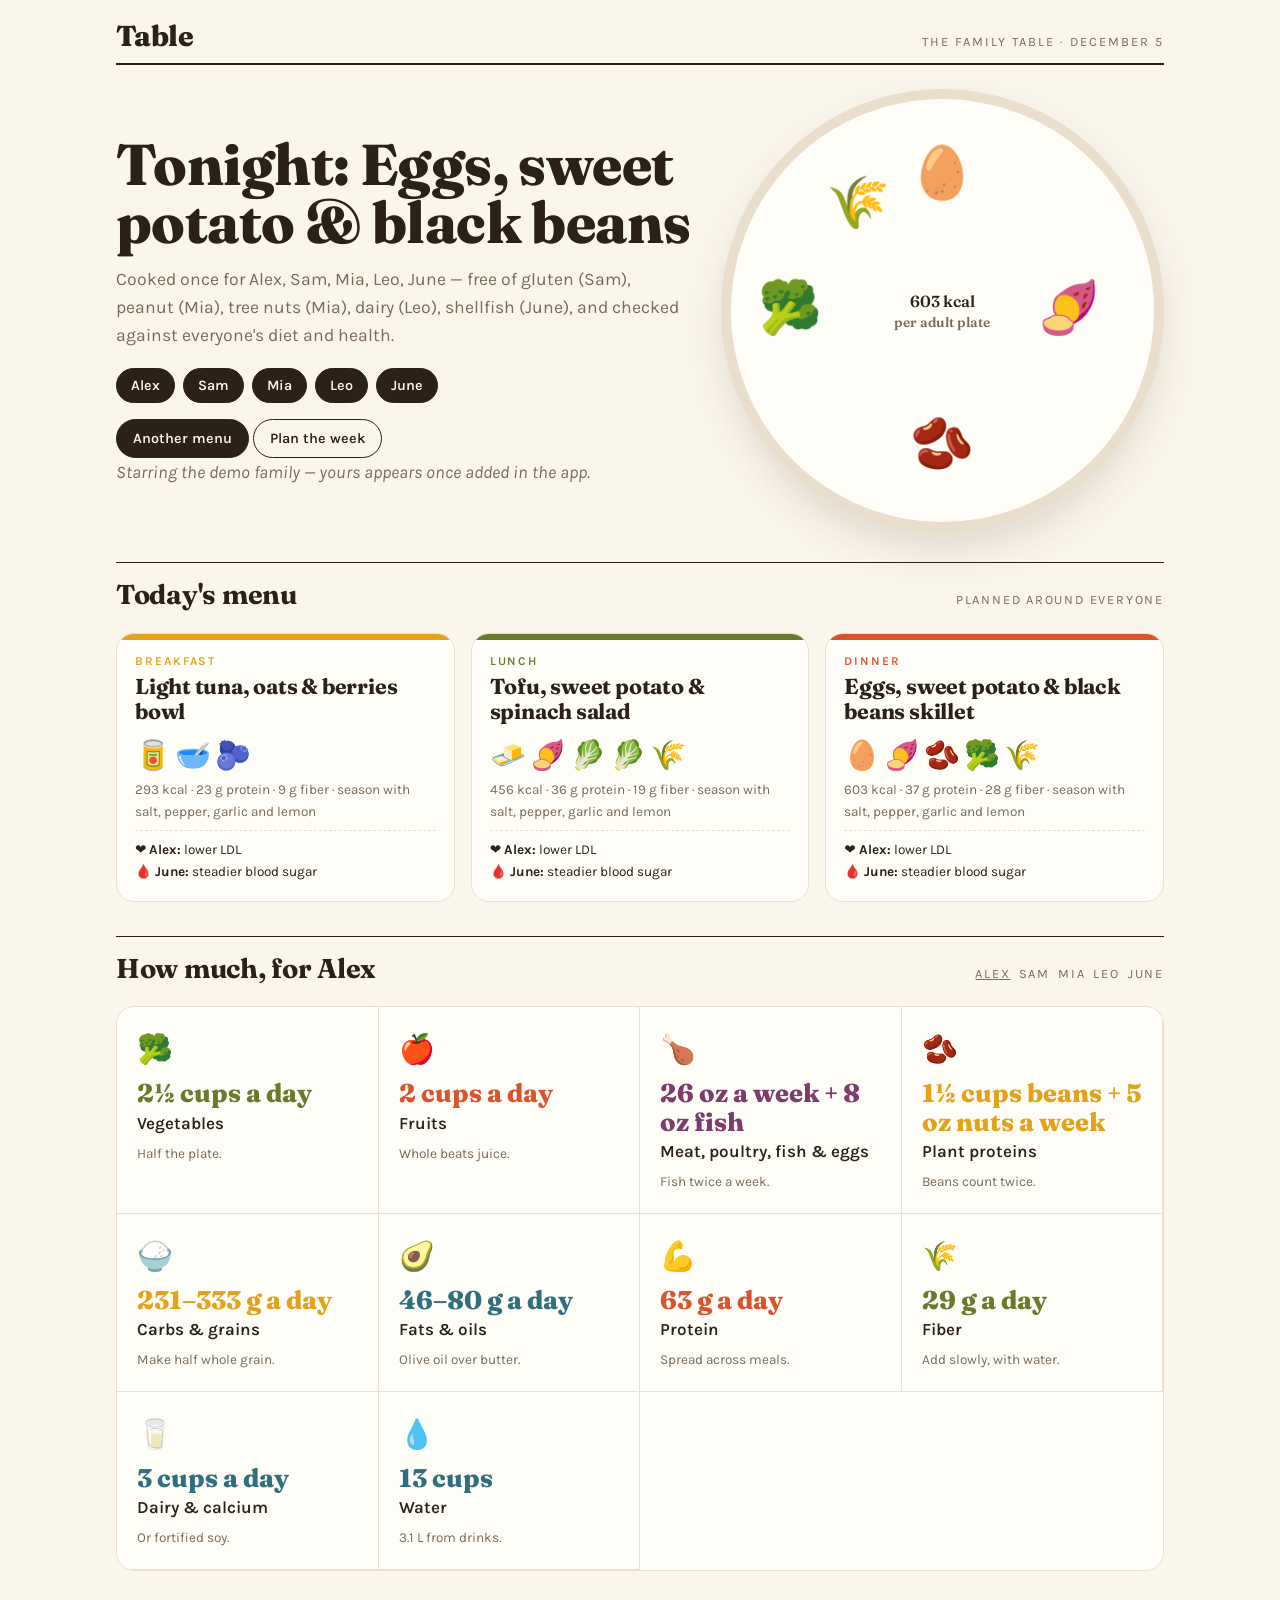
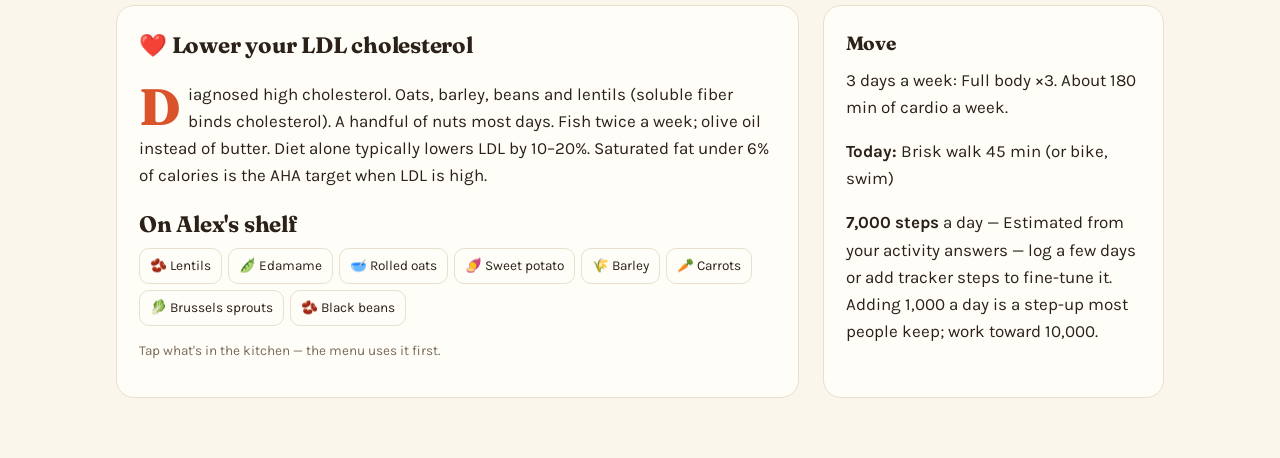
<file: family-health/Direction-C-Table.html>
<!doctype html>
<html lang="en">
<head>
  <meta charset="utf-8">
  <meta name="viewport" content="width=device-width, initial-scale=1">
  <title>Table — the family food magazine</title>
  <link rel="preconnect" href="https://fonts.googleapis.com">
  <link href="https://fonts.googleapis.com/css2?family=Fraunces:opsz,wght@9..144,400;9..144,600;9..144,800&family=Karla:wght@400;600&display=swap" rel="stylesheet">
  <style>
    :root {
      --bg: #fbf6ec; --paper: #fffdf8; --ink: #2b2118; --muted: #7a6a58; --line: #eadfcd;
      --tomato: #d9542b; --olive: #6b7a2a; --saffron: #e3a21a; --plum: #7d3c6b; --sea: #2f6f7e; --radius: 18px;
    }
    @media (prefers-color-scheme: dark) {
      :root:not([data-theme="light"]) { --bg: #1b1611; --paper: #241d16; --ink: #f4ead9; --muted: #bba98f; --line: #3a2f24; }
    }
    :root[data-theme="dark"] { --bg: #1b1611; --paper: #241d16; --ink: #f4ead9; --muted: #bba98f; --line: #3a2f24; }
    * { box-sizing: border-box; }
    body { margin: 0; background: var(--bg); color: var(--ink); font: 17px/1.6 Karla, -apple-system, system-ui, sans-serif; }
    .wrap { max-width: 1080px; margin: 0 auto; padding: 0 16px 60px; }
    .mast { display: flex; justify-content: space-between; align-items: baseline; border-bottom: 2px solid var(--ink); padding: 18px 0 10px; margin-bottom: 24px; }
    .mast .name { font: 800 1.8rem Fraunces, Georgia, serif; letter-spacing: -.02em; }
    .mast .issue { font-size: .8rem; text-transform: uppercase; letter-spacing: .16em; color: var(--muted); }
    h1, h2, h3 { font-family: Fraunces, Georgia, serif; letter-spacing: -.01em; }
    .hero { display: grid; grid-template-columns: 1.3fr 1fr; gap: 28px; align-items: center; margin-bottom: 30px; }
    .hero h1 { font-size: clamp(2.2rem, 5vw, 3.6rem); line-height: 1.02; margin: 0 0 12px; font-weight: 800; }
    .hero p { color: var(--muted); font-size: 1.1rem; margin: 0; }
    .plate { aspect-ratio: 1; border-radius: 50%; background: var(--paper); border: 10px solid var(--line); position: relative; box-shadow: 0 20px 40px rgba(60,40,10,.12); display: grid; place-items: center; }
    .plate .food { position: absolute; font-size: 3.2rem; }
    .plate .label { font: 600 1rem Fraunces, serif; text-align: center; max-width: 60%; }
    .eaters { display: flex; flex-wrap: wrap; gap: 8px; margin: 18px 0 0; }
    .eater { padding: 8px 14px; border-radius: 999px; border: 1.5px solid var(--ink); background: transparent; color: var(--ink); font: 600 .9rem Karla, sans-serif; cursor: pointer; }
    .eater.on { background: var(--ink); color: var(--bg); }
    .menu { display: grid; grid-template-columns: repeat(auto-fit, minmax(260px, 1fr)); gap: 16px; margin-bottom: 34px; }
    .dish { background: var(--paper); border: 1px solid var(--line); border-radius: var(--radius); padding: 18px; position: relative; overflow: hidden; }
    .dish::before { content: ''; position: absolute; inset: 0 0 auto 0; height: 6px; background: var(--c); }
    .dish .slot { font-size: .75rem; text-transform: uppercase; letter-spacing: .16em; color: var(--c); font-weight: 600; }
    .dish h3 { font-size: 1.35rem; margin: 4px 0 8px; line-height: 1.15; }
    .dish .emo { font-size: 1.8rem; letter-spacing: 4px; }
    .dish .meta { font-size: .85rem; color: var(--muted); }
    .dish .notes { font-size: .85rem; margin-top: 8px; border-top: 1px dashed var(--line); padding-top: 8px; }
    .btn { padding: 10px 16px; border-radius: 999px; border: 1.5px solid var(--ink); background: var(--ink); color: var(--bg); font: 600 .9rem Karla, sans-serif; cursor: pointer; text-decoration: none; display: inline-block; }
    .btn.ghost { background: transparent; color: var(--ink); }
    .section-title { display: flex; justify-content: space-between; align-items: baseline; border-top: 1px solid var(--ink); padding-top: 10px; margin: 10px 0 16px; }
    .section-title h2 { margin: 0; font-size: 1.7rem; }
    .section-title span { font-size: .8rem; text-transform: uppercase; letter-spacing: .14em; color: var(--muted); }
    .spread { display: grid; grid-template-columns: repeat(auto-fit, minmax(220px, 1fr)); gap: 0; border: 1px solid var(--line); border-radius: var(--radius); overflow: hidden; background: var(--paper); margin-bottom: 34px; }
    .stat { padding: 20px; border-right: 1px solid var(--line); border-bottom: 1px solid var(--line); }
    .stat .em { font-size: 1.8rem; }
    .stat .amt { font: 800 1.6rem Fraunces, serif; line-height: 1.1; margin: 6px 0 2px; color: var(--c); }
    .stat .what { font-weight: 600; }
    .stat .tip { font-size: .85rem; color: var(--muted); margin-top: 6px; }
    .cols { display: grid; grid-template-columns: 2fr 1fr; gap: 24px; }
    .story { background: var(--paper); border: 1px solid var(--line); border-radius: var(--radius); padding: 22px; }
    .story h3 { font-size: 1.4rem; margin: 0 0 6px; }
    .story .drop::first-letter { font: 800 3.2rem/0.8 Fraunces, serif; float: left; margin: 6px 8px 0 0; color: var(--tomato); }
    .shelf { display: flex; flex-wrap: wrap; gap: 6px; }
    .jar { padding: 6px 10px; border-radius: 10px; border: 1px solid var(--line); background: var(--paper); font-size: .85rem; cursor: pointer; color: var(--ink); font-family: inherit; }
    .jar.on { background: var(--olive); border-color: var(--olive); color: #fff; }
    .side h3 { font-size: 1.2rem; margin: 0 0 8px; }
    .side ul { padding-left: 18px; margin: 0; font-size: .92rem; }
    .muted { color: var(--muted); }
    .demo { font-size: .8rem; color: var(--muted); font-style: italic; }
    @media (max-width: 820px) { .hero, .cols { grid-template-columns: 1fr; } .plate { width: min(300px, 80vw); margin: 0 auto; } .plate .food { font-size: 2.4rem; } .section-title { flex-wrap: wrap; gap: 4px 12px; } }
  </style>
</head>
<body>
  <div class="wrap" id="app"></div>
  <script>
/*
 * Family Health Guide — knowledge base.
 *
 * Everything the guide "knows" lives here as plain data, so it can be reviewed,
 * corrected and extended without touching the engine. Guidance is general and
 * drawn from mainstream sources (Dietary Guidelines for Americans, AHA, ADA,
 * DASH, NKF, FDA food-safety advice). It is not medical advice.
 *
 * Tags connect the pieces: an allergy, condition, diet or medication "blocks"
 * or "cautions" tags, and recipes / emphasised foods carry tags. The engine
 * (engine.js) matches them up.
 */
(function (root) {
  'use strict';

  // ---------------------------------------------------------------- allergens
  // Top-9 US allergens. `avoid` = foods to skip, `labelWords` = ingredient-list
  // names that hide the allergen.
  var ALLERGENS = {
    peanut: {
      label: 'Peanut',
      avoid: ['Peanuts & peanut butter', 'Peanut oil (cold-pressed / gourmet)', 'Satay & many Thai / West African sauces', 'Many baked goods, candy & granola bars (check "may contain")'],
      labelWords: ['arachis oil', 'groundnut', 'beer nuts', 'monkey nuts', 'mandelonas', 'hydrolyzed peanut protein']
    },
    treenut: {
      label: 'Tree nuts',
      avoid: ['Almonds, cashews, walnuts, pecans, pistachios, hazelnuts, macadamias, Brazil nuts, pine nuts', 'Nut butters, nut milks & nut oils', 'Pesto, marzipan, praline, nougat, gianduja', 'Many granolas, cereals & baked goods'],
      labelWords: ['marzipan', 'praline', 'nougat', 'gianduja', 'nut meal', 'nut paste', 'pignoli', 'amaretto', 'frangipane']
    },
    milk: {
      label: 'Milk (dairy)',
      avoid: ['Milk, cream, butter, ghee, cheese, yogurt, ice cream', 'Many breads, baked goods & creamy sauces', '"Non-dairy" creamers that contain casein'],
      labelWords: ['casein', 'caseinate', 'whey', 'lactalbumin', 'lactoglobulin', 'lactose', 'curds', 'ghee', 'milk solids', 'recaldent']
    },
    egg: {
      label: 'Egg',
      avoid: ['Eggs in any form', 'Mayonnaise, aioli, meringue, custard, hollandaise', 'Many baked goods, fresh pasta, breaded foods & some foam toppings'],
      labelWords: ['albumin', 'albumen', 'globulin', 'lysozyme', 'ovalbumin', 'ovomucoid', 'ovovitellin', 'surimi (sometimes)', 'livetin']
    },
    wheat: {
      label: 'Wheat',
      avoid: ['Bread, pasta, couscous, crackers, most cereals & baked goods', 'Soy sauce (brewed with wheat)', 'Breaded / battered foods, many gravies & sauces'],
      labelWords: ['flour', 'semolina', 'durum', 'spelt', 'farro', 'einkorn', 'kamut', 'farina', 'bulgur', 'seitan', 'triticale', 'graham']
    },
    soy: {
      label: 'Soy',
      avoid: ['Tofu, tempeh, edamame, miso, natto, soy milk', 'Soy sauce, tamari, teriyaki', 'Many processed foods, veggie burgers & protein bars'],
      labelWords: ['soya', 'shoyu', 'textured vegetable protein (TVP)', 'hydrolyzed soy protein', 'soy lecithin (ask your allergist)', 'edamame', 'yuba', 'okara']
    },
    fish: {
      label: 'Fish',
      avoid: ['All finned fish (salmon, tuna, cod, tilapia, anchovy …)', 'Fish sauce, Worcestershire sauce, Caesar dressing', 'Imitation crab (surimi), fish stock'],
      labelWords: ['anchovy', 'surimi', 'fish sauce', 'nam pla', 'fish gelatin', 'fish oil', 'bonito', 'dashi']
    },
    shellfish: {
      label: 'Shellfish',
      avoid: ['Shrimp, crab, lobster, crawfish, prawns', 'Bouillabaisse, cioppino, seafood stocks', 'Many fried-seafood restaurants (shared fryers)'],
      labelWords: ['crustacean', 'krill', 'langoustine', 'scampi', 'ecrevisse', 'seafood flavoring', 'glucosamine (some sources)']
    },
    sesame: {
      label: 'Sesame',
      avoid: ['Sesame seeds & sesame oil', 'Tahini, hummus, halva, baba ghanoush', 'Many breads, bagels, buns, crackers & Asian sauces'],
      labelWords: ['benne', 'gingelly', 'gomasio', 'tahini', 'tahina', 'sesamol', 'til', "za'atar"]
    }
  };

  // ------------------------------------------------------------- intolerances
  var INTOLERANCES = {
    lactose: {
      label: 'Lactose intolerance',
      caution: ['milk'],
      limit: ['Large servings of milk, ice cream & soft cheeses'],
      emphasize: [{ text: 'Lactose-free milk, hard aged cheeses & yogurt (often well tolerated)', tag: 'milk' }],
      tips: ['Small amounts of dairy with a meal are often fine — find your own threshold.', 'Lactase tablets taken with the first bite of dairy can help.']
    },
    fructose: {
      label: 'Fructose malabsorption',
      caution: ['high-fodmap'],
      limit: ['Apples, pears, mango, watermelon, honey, agave', 'Fruit juice & high-fructose corn syrup'],
      emphasize: [{ text: 'Berries, citrus, kiwi, banana (firm)' }],
      tips: ['Spread fruit through the day instead of eating a lot at once.']
    }
  };

  // --------------------------------------------------------------- conditions
  var CONDITIONS = {
    diabetes2: {
      label: 'Type 2 diabetes',
      group: 'Metabolic',
      caution: ['added-sugar', 'refined-carb'],
      avoid: ['Sugary drinks: soda, sweet tea, juice, energy drinks'],
      limit: ['White bread, white rice, pastries & sweets', 'Large portions of starchy foods at one meal'],
      emphasize: [
        { text: 'Non-starchy vegetables (half the plate)' },
        { text: 'Beans, lentils & whole grains for fiber' },
        { text: 'Nuts & seeds as snacks', tag: 'treenut' },
        { text: 'Lean protein with every meal' }
      ],
      tips: ['Plate method: ½ non-starchy veg, ¼ lean protein, ¼ carbohydrate.', 'Keep carbohydrate amounts roughly consistent meal to meal.', 'Pair carbs with protein or fat to soften blood-sugar spikes.', 'A 10–15 minute walk after meals helps lower post-meal glucose.']
    },
    prediabetes: {
      label: 'Prediabetes / insulin resistance',
      group: 'Metabolic',
      caution: ['added-sugar', 'refined-carb'],
      avoid: ['Sugary drinks'],
      limit: ['Refined grains, sweets & large starchy portions'],
      emphasize: [{ text: 'High-fiber foods: vegetables, beans, whole grains' }, { text: 'Lean protein at each meal' }],
      tips: ['Losing 5–7% of body weight (if overweight) and ~150 min/week of activity cut diabetes risk substantially.']
    },
    diabetes1: {
      label: 'Type 1 diabetes',
      group: 'Metabolic',
      caution: ['added-sugar'],
      avoid: [],
      limit: ['Sugary drinks except when treating a low'],
      emphasize: [{ text: 'Consistent, counted carbohydrates matched to the insulin plan' }],
      tips: ['Follow the carb-counting / insulin-to-carb ratios set by the care team.', 'Always carry fast-acting sugar (glucose tabs, juice box) for lows.', 'Alcohol can cause delayed lows — eat with it and check glucose.']
    },
    hypertension: {
      label: 'High blood pressure',
      group: 'Heart',
      caution: ['high-sodium'],
      avoid: ['Salt-heavy processed foods: deli meats, canned soups, instant noodles, salty snacks'],
      limit: ['Sodium — aim under 1,500–2,300 mg/day', 'Soy sauce, pickles, cheese, restaurant & fast food', 'Alcohol'],
      emphasize: [
        { text: 'DASH pattern: vegetables, fruit, low-fat dairy, whole grains', tag: 'milk' },
        { text: 'Potassium-rich produce: bananas, potatoes, beans, leafy greens', tag: 'high-potassium' }
      ],
      tips: ['Cook at home more — most sodium comes from packaged and restaurant food.', 'Season with herbs, citrus, garlic & vinegar instead of salt.', 'Check labels: 5% DV sodium or less is low, 20% or more is high.']
    },
    cholesterol: {
      label: 'High cholesterol',
      group: 'Heart',
      caution: ['high-satfat', 'fried'],
      avoid: ['Trans fats (partially hydrogenated oils)'],
      limit: ['Fatty red & processed meats, butter, full-fat cheese, coconut & palm oil', 'Fried foods & pastries'],
      emphasize: [
        { text: 'Soluble fiber: oats, barley, beans, lentils, apples' },
        { text: 'Fatty fish twice a week (salmon, sardines, trout)', tag: 'fish' },
        { text: 'Olive oil, avocado & nuts for fats', tag: 'treenut' }
      ],
      tips: ['Keep saturated fat under ~6% of calories when lowering LDL.', 'Plant sterols/stanols (2 g/day) can lower LDL further — ask the doctor.']
    },
    heart: {
      label: 'Heart disease / heart failure',
      group: 'Heart',
      caution: ['high-sodium', 'high-satfat', 'fried'],
      avoid: ['Very salty foods'],
      limit: ['Sodium', 'Saturated fat', 'Alcohol'],
      emphasize: [{ text: 'Mediterranean-style eating: vegetables, legumes, fish, olive oil', tag: 'fish' }],
      tips: ['With heart failure, the care team may also set a fluid limit — follow it.', 'Weigh daily if advised; sudden gain can mean fluid build-up.']
    },
    celiac: {
      label: 'Celiac disease',
      group: 'Digestive',
      block: ['gluten'],
      caution: ['oats'],
      avoid: ['Wheat, barley, rye, triticale, spelt, malt, brewer\'s yeast', 'Regular bread, pasta, beer, most cereals', 'Soy sauce (use certified GF tamari)'],
      limit: ['Oats unless labeled certified gluten-free'],
      emphasize: [{ text: 'Naturally GF grains: rice, quinoa, buckwheat, millet, corn, certified GF oats' }],
      tips: ['Strict, lifelong avoidance — even crumbs matter.', 'Use separate toaster, colander & cutting board.', 'Look for "certified gluten-free" (<20 ppm).']
    },
    gout: {
      label: 'Gout / high uric acid',
      group: 'Metabolic',
      caution: ['high-purine', 'alcohol', 'added-sugar'],
      avoid: ['Organ meats (liver, kidney)', 'Beer & spirits', 'Sugary drinks with high-fructose corn syrup'],
      limit: ['Red meat', 'Anchovies, sardines, mussels, scallops, shellfish'],
      emphasize: [{ text: 'Low-fat dairy', tag: 'milk' }, { text: 'Cherries, vegetables, whole grains' }, { text: 'Plenty of water' }],
      tips: ['Stay well hydrated, especially in hot weather.']
    },
    ckd: {
      label: 'Chronic kidney disease',
      group: 'Kidney',
      caution: ['high-potassium', 'high-sodium', 'high-phosphorus'],
      avoid: ['Salt substitutes (potassium chloride)', 'Dark colas & foods with "phos" additives'],
      limit: ['Sodium', 'Potassium & phosphorus — limits depend on stage and labs', 'Protein amount — set by the care team'],
      emphasize: [{ text: 'Plan with a renal dietitian — limits are individual' }],
      tips: ['Kidney diets differ by stage and dialysis status; lab results decide the limits.']
    },
    gerd: {
      label: 'Acid reflux (GERD)',
      group: 'Digestive',
      caution: ['spicy', 'acidic', 'fried', 'caffeine'],
      avoid: [],
      limit: ['Fried & fatty meals', 'Chocolate, peppermint, coffee, alcohol', 'Tomato sauce, citrus & spicy food'],
      emphasize: [{ text: 'Smaller meals; oatmeal, bananas, lean proteins, vegetables' }],
      tips: ['Finish eating 3 hours before lying down.', 'Raising the head of the bed can help night symptoms.']
    },
    ibs: {
      label: 'IBS',
      group: 'Digestive',
      caution: ['high-fodmap'],
      avoid: [],
      limit: ['Common triggers: onion, garlic, wheat, beans, apples, pears, sugar alcohols'],
      emphasize: [{ text: 'Regular meals, soluble fiber (oats, psyllium), enough water' }],
      tips: ['A short low-FODMAP trial with a dietitian can identify personal triggers.', 'Keep a symptom diary alongside meals.']
    },
    anemia: {
      label: 'Iron-deficiency anemia',
      group: 'Blood',
      caution: [],
      avoid: [],
      limit: ['Tea & coffee with iron-rich meals (blocks absorption)'],
      emphasize: [
        { text: 'Iron-rich foods: lean red meat, poultry, beans, lentils, fortified cereals, spinach', tag: 'meat' },
        { text: 'Vitamin C with iron foods (citrus, peppers, strawberries)' }
      ],
      tips: ['Separate calcium supplements / dairy from iron supplements by ~2 hours.']
    },
    osteoporosis: {
      label: 'Osteoporosis / low bone density',
      group: 'Bone',
      caution: [],
      avoid: [],
      limit: ['Excess alcohol', 'Very high sodium'],
      emphasize: [
        { text: 'Calcium: dairy, fortified plant milk, tofu set with calcium, canned salmon with bones', tag: 'milk' },
        { text: 'Vitamin D sources & adequate protein' }
      ],
      tips: ['Weight-bearing and balance exercise matter as much as food.']
    },
    fattyliver: {
      label: 'Fatty liver (MASLD)',
      group: 'Metabolic',
      caution: ['added-sugar', 'alcohol', 'fried'],
      avoid: ['Sugary drinks', 'Alcohol (ask the doctor)'],
      limit: ['Refined carbs & fried foods'],
      emphasize: [{ text: 'Mediterranean pattern, vegetables, legumes, olive oil' }, { text: 'Coffee (unsweetened) may be protective', tag: 'caffeine' }],
      tips: ['Gradual weight loss of 7–10% (if overweight) improves liver fat.']
    },
    hypothyroid: {
      label: 'Hypothyroidism',
      group: 'Hormonal',
      caution: [],
      avoid: [],
      limit: [],
      emphasize: [{ text: 'Balanced diet with iodized salt in normal amounts' }],
      tips: ['If on levothyroxine, timing around food matters — see medication notes.']
    },
    pcos: {
      label: 'PCOS',
      group: 'Hormonal',
      caution: ['added-sugar', 'refined-carb'],
      avoid: ['Sugary drinks'],
      limit: ['Refined carbohydrates'],
      emphasize: [{ text: 'High-fiber, lower-glycemic foods with protein at each meal' }],
      tips: ['Regular activity improves insulin sensitivity.']
    },
    pregnancy: {
      label: 'Pregnant',
      group: 'Life stage',
      block: ['alcohol', 'raw-fish', 'high-mercury-fish', 'unpasteurized'],
      caution: ['deli-meat', 'caffeine'],
      avoid: ['Alcohol (no safe amount)', 'High-mercury fish: shark, swordfish, king mackerel, tilefish, bigeye tuna, marlin, orange roughy', 'Raw or undercooked meat, eggs, fish & sprouts', 'Unpasteurized milk, cheese & juice'],
      limit: ['Caffeine under 200 mg/day (~one 12 oz coffee)', 'Deli meats & hot dogs unless heated until steaming', 'Albacore tuna to 1 serving/week'],
      emphasize: [
        { text: 'Folate: leafy greens, beans, fortified grains' },
        { text: 'Low-mercury fish 2–3 servings/week (salmon, sardines, light tuna)', tag: 'fish' },
        { text: 'Iron, calcium, choline (eggs) & iodine', tag: 'egg' }
      ],
      tips: ['Take a prenatal vitamin with folic acid as directed.', 'Extra calories mainly in 2nd (~340) and 3rd (~450) trimester.']
    },
    breastfeeding: {
      label: 'Breastfeeding',
      group: 'Life stage',
      caution: ['caffeine', 'high-mercury-fish'],
      avoid: ['High-mercury fish'],
      limit: ['Caffeine (~200–300 mg/day)', 'Alcohol — wait at least 2 hours per drink before nursing'],
      emphasize: [{ text: 'Extra fluids and ~330–400 extra calories/day' }, { text: 'Low-mercury fish for DHA', tag: 'fish' }],
      tips: ['Continue a prenatal or postnatal vitamin if advised.']
    }
  };

  // ------------------------------------------------------------- medications
  // Matched by keyword against what the user types (brand or generic).
  var MEDICATIONS = [
    {
      id: 'warfarin', label: 'Warfarin (blood thinner)', match: ['warfarin', 'coumadin', 'jantoven'],
      tips: ['Keep vitamin K intake CONSISTENT week to week (kale, spinach, broccoli, Brussels sprouts) — don\'t suddenly add or cut them.', 'Limit alcohol; avoid large amounts of cranberry or grapefruit juice.', 'Ask before starting fish oil, vitamin E, ginkgo, turmeric or other supplements.']
    },
    {
      id: 'statin-cyp', label: 'Statin affected by grapefruit', match: ['simvastatin', 'zocor', 'lovastatin', 'mevacor', 'atorvastatin', 'lipitor'],
      block: ['grapefruit'],
      tips: ['Avoid grapefruit and grapefruit juice (raises drug levels and side-effect risk).']
    },
    {
      id: 'ccb', label: 'Calcium-channel blocker', match: ['felodipine', 'nifedipine', 'nisoldipine', 'amlodipine', 'norvasc', 'procardia'],
      block: ['grapefruit'],
      tips: ['Avoid grapefruit (especially with felodipine / nifedipine).']
    },
    {
      id: 'maoi', label: 'MAO inhibitor', match: ['phenelzine', 'nardil', 'tranylcypromine', 'parnate', 'isocarboxazid', 'marplan', 'selegiline', 'emsam'],
      block: ['aged-cheese'],
      avoidFoods: ['Aged cheeses, cured / fermented meats, tap beer, sauerkraut, soy sauce & fermented soy (tyramine)'],
      tips: ['High-tyramine foods can trigger a dangerous blood-pressure spike — follow the full list from the pharmacist.']
    },
    {
      id: 'levothyroxine', label: 'Levothyroxine (thyroid)', match: ['levothyroxine', 'synthroid', 'levoxyl', 'unithroid', 'euthyrox', 'tirosint'],
      tips: ['Take on an empty stomach with water, 30–60 min before breakfast (or at bedtime, 3+ h after eating).', 'Separate from calcium, iron, antacids and multivitamins by 4 hours.', 'Coffee, soy and high-fiber meals right after the dose can reduce absorption — keep the routine consistent.']
    },
    {
      id: 'ace-arb', label: 'ACE inhibitor / ARB / potassium-sparing diuretic', match: ['lisinopril', 'enalapril', 'ramipril', 'benazepril', 'losartan', 'valsartan', 'olmesartan', 'irbesartan', 'spironolactone', 'eplerenone', 'triamterene', 'pril', 'sartan'],
      tips: ['Avoid potassium-based salt substitutes unless the doctor OKs them.', 'Ask before eating large amounts of high-potassium foods if kidney function is reduced.']
    },
    {
      id: 'metformin', label: 'Metformin', match: ['metformin', 'glucophage', 'glumetza', 'fortamet'],
      tips: ['Take with meals to reduce stomach upset.', 'Long-term use can lower vitamin B12 — ask about periodic checks.', 'Limit alcohol.']
    },
    {
      id: 'insulin-su', label: 'Insulin / sulfonylurea (low-sugar risk)', match: ['insulin', 'glipizide', 'glyburide', 'glimepiride', 'humalog', 'novolog', 'lantus', 'basaglar', 'tresiba', 'levemir'],
      tips: ['Don\'t skip meals after taking it — risk of low blood sugar.', 'Alcohol raises the risk of lows; always eat with it.']
    },
    {
      id: 'antibiotic-chelate', label: 'Tetracycline / quinolone antibiotic', match: ['doxycycline', 'minocycline', 'tetracycline', 'ciprofloxacin', 'cipro', 'levofloxacin', 'moxifloxacin'],
      tips: ['Separate from dairy, calcium, iron, zinc and antacids by at least 2 hours.']
    },
    {
      id: 'no-alcohol', label: 'Must avoid alcohol', match: ['metronidazole', 'flagyl', 'tinidazole', 'disulfiram', 'antabuse'],
      block: ['alcohol'],
      tips: ['No alcohol during the course and for 3 days after (including sauces & mouthwash with alcohol).']
    },
    {
      id: 'lithium', label: 'Lithium', match: ['lithium', 'lithobid'],
      tips: ['Keep salt and fluid intake steady day to day — big changes alter lithium levels.', 'Drink extra water in heat or when exercising.']
    },
    {
      id: 'bisphosphonate', label: 'Bisphosphonate (bone)', match: ['alendronate', 'fosamax', 'risedronate', 'actonel', 'ibandronate', 'boniva'],
      tips: ['Take first thing with a full glass of plain water, then nothing else and stay upright for 30–60 min.']
    },
    {
      id: 'glp1', label: 'GLP-1 medicine', match: ['semaglutide', 'ozempic', 'wegovy', 'rybelsus', 'tirzepatide', 'mounjaro', 'zepbound', 'liraglutide', 'victoza', 'saxenda', 'dulaglutide', 'trulicity'],
      tips: ['Prioritise protein at each meal to protect muscle while appetite is low.', 'Smaller meals, less fat and slow eating reduce nausea.', 'Keep up fluids and fiber to prevent constipation.']
    }
  ];

  // ------------------------------------------------------------------- diets
  var DIETS = {
    omnivore: { label: 'No restrictions', block: [], emphasize: [], supplements: [], tips: [] },
    vegetarian: {
      label: 'Vegetarian', block: ['meat', 'pork', 'poultry', 'fish', 'shellfish', 'gelatin'],
      emphasize: [{ text: 'Protein at each meal: eggs, dairy, beans, lentils, tofu', tag: 'egg' }, { text: 'Iron + vitamin C pairing (beans with peppers, tomatoes)' }],
      supplements: ['Vitamin B12 (check levels)'], tips: ['Watch for gelatin, rennet in some cheeses, and fish sauce / anchovy in sauces.']
    },
    vegan: {
      label: 'Vegan', block: ['meat', 'pork', 'poultry', 'fish', 'shellfish', 'egg', 'milk', 'honey', 'gelatin'],
      emphasize: [{ text: 'Beans, lentils, tofu, tempeh, seitan for protein', tag: 'soy' }, { text: 'Calcium-fortified plant milk & calcium-set tofu', tag: 'soy' }, { text: 'Ground flax, chia, walnuts for omega-3', tag: 'treenut' }],
      supplements: ['Vitamin B12 (essential)', 'Vitamin D', 'Algae-based omega-3 (DHA/EPA)', 'Iodine (if not using iodized salt)'],
      tips: ['B12 is not reliably available from plant foods — supplement or use fortified foods.']
    },
    pescatarian: {
      label: 'Pescatarian', block: ['meat', 'pork', 'poultry'],
      emphasize: [{ text: 'Fatty fish 2×/week for omega-3', tag: 'fish' }],
      supplements: [], tips: []
    },
    mediterranean: {
      label: 'Mediterranean', block: [],
      emphasize: [{ text: 'Olive oil, vegetables, legumes, whole grains, fish', tag: 'fish' }, { text: 'Nuts a few times a week', tag: 'treenut' }],
      supplements: [], tips: ['Red meat a few times a month rather than daily.']
    },
    lowcarb: {
      label: 'Lower-carb', block: [], caution: ['refined-carb', 'added-sugar'],
      emphasize: [{ text: 'Non-starchy vegetables, protein, healthy fats' }],
      supplements: [], tips: ['Keep fiber up with vegetables, nuts, seeds and berries.']
    }
  };

  var DIET_RULES = {
    halal: { label: 'Halal', block: ['pork', 'alcohol', 'gelatin'], tips: ['Meat & poultry should be halal-certified; check gelatin and vanilla extract (alcohol).'] },
    kosher: { label: 'Kosher', block: ['pork', 'shellfish', 'meat-with-dairy'], tips: ['Meat should be kosher-certified; keep meat and dairy separate.'] },
    'no-pork': { label: 'No pork', block: ['pork'], tips: [] },
    'no-beef': { label: 'No beef', block: ['meat'], tips: [] },
    'no-alcohol': { label: 'No alcohol', block: ['alcohol'], tips: [] }
  };

  // --------------------------------------------------------------- life stage
  // Age bands, in years. Checked in order; first match wins.
  var AGE_BANDS = [
    {
      id: 'infant', label: 'Infant (under 1)', maxAge: 1,
      block: ['honey', 'alcohol'], caution: ['choking', 'added-sugar', 'high-sodium'],
      avoid: ['Honey (botulism risk)', 'Cow\'s milk as a main drink', 'Added sugar & salt', 'Whole nuts, grapes, popcorn, hard raw vegetables'],
      tips: ['Breast milk or formula is the main food; start solids around 6 months as the pediatrician advises.', 'Introduce peanut and egg early (around 4–6 months) unless the pediatrician says otherwise — it lowers allergy risk.']
    },
    {
      id: 'toddler', label: 'Toddler (1–3)', maxAge: 4,
      block: ['alcohol'], caution: ['choking', 'caffeine'],
      avoid: ['Choking hazards: whole grapes & cherry tomatoes (quarter them), whole nuts, popcorn, hot-dog coins, hard candy', 'Added sugar before age 2'],
      tips: ['Whole milk from 1–2 years, then low-fat; about 16–24 oz/day max.', 'Offer new foods many times — it can take 10+ tries.']
    },
    {
      id: 'child', label: 'Child (4–8)', maxAge: 9,
      block: ['alcohol'], caution: ['caffeine'],
      avoid: ['Sugary drinks as a habit'],
      tips: ['Water and milk as the main drinks.', 'Kids eat better when they help shop and cook.']
    },
    {
      id: 'preteen', label: 'Pre-teen (9–13)', maxAge: 14,
      block: ['alcohol'], caution: ['caffeine'],
      avoid: ['Energy drinks'],
      tips: ['Calcium needs peak now (1,300 mg/day) — bones are building fast.']
    },
    {
      id: 'teen', label: 'Teen (14–18)', maxAge: 19,
      block: ['alcohol'], caution: [],
      avoid: ['Energy drinks'],
      tips: ['Calcium 1,300 mg/day; teen girls need extra iron (15 mg/day).', 'Watch for very restrictive eating — talk to the pediatrician if worried.']
    },
    {
      id: 'adult', label: 'Adult (19–50)', maxAge: 51,
      block: [], caution: [], avoid: [],
      tips: []
    },
    {
      id: 'older', label: 'Adult (51–64)', maxAge: 65,
      block: [], caution: [], avoid: [],
      tips: ['Vitamin B12 absorption drops with age — fortified foods or a supplement help.', 'Calcium 1,200 mg/day for women 51+.']
    },
    {
      id: 'senior', label: 'Senior (65+)', maxAge: 200,
      block: [], caution: [], avoid: [],
      tips: ['Protein ~1.0–1.2 g/kg/day helps keep muscle strength.', 'Vitamin D (800 IU) and B12 often need supplementing — ask.', 'Thirst signals weaken with age; drink on a schedule.']
    }
  ];

  // Dietary Guidelines estimated calorie needs, ages 2–18:
  // [sedentary, moderately active, active] by sex.
  var KID_CALORIES = {
    male: { 2: [1000, 1000, 1000], 3: [1000, 1400, 1400], 4: [1200, 1400, 1600], 5: [1200, 1400, 1600], 6: [1400, 1600, 1800], 7: [1400, 1600, 1800], 8: [1400, 1600, 2000], 9: [1600, 1800, 2000], 10: [1600, 1800, 2200], 11: [1800, 2000, 2200], 12: [1800, 2200, 2400], 13: [2000, 2200, 2600], 14: [2000, 2400, 2800], 15: [2200, 2600, 3000], 16: [2400, 2800, 3200], 17: [2400, 2800, 3200], 18: [2400, 2800, 3200] },
    female: { 2: [1000, 1000, 1000], 3: [1000, 1200, 1400], 4: [1200, 1400, 1400], 5: [1200, 1400, 1600], 6: [1200, 1400, 1600], 7: [1200, 1600, 1800], 8: [1400, 1600, 1800], 9: [1400, 1600, 1800], 10: [1400, 1800, 2000], 11: [1600, 1800, 2000], 12: [1600, 2000, 2200], 13: [1600, 2000, 2200], 14: [1800, 2000, 2400], 15: [1800, 2000, 2400], 16: [1800, 2000, 2400], 17: [1800, 2000, 2400], 18: [1800, 2000, 2400] }
  };

  var ACTIVITY = {
    sedentary: { label: 'Sedentary (little exercise)', factor: 1.2, kid: 0 },
    light: { label: 'Lightly active (1–3 days/week)', factor: 1.375, kid: 1 },
    moderate: { label: 'Moderately active (3–5 days/week)', factor: 1.55, kid: 1 },
    active: { label: 'Very active (6–7 days/week)', factor: 1.725, kid: 2 },
    athlete: { label: 'Athlete / physical job', factor: 1.9, kid: 2 }
  };

  var GOALS = {
    maintain: { label: 'Maintain weight', kcal: 0 },
    lose: { label: 'Lose weight gradually', kcal: -500 },
    gain: { label: 'Gain weight / build muscle', kcal: 300 }
  };

  var BLOOD_TYPES = ['', 'O+', 'O-', 'A+', 'A-', 'B+', 'B-', 'AB+', 'AB-', 'Unknown'];

  // Readable names for tags shown in the meal planner.
  var TAG_LABELS = {
    peanut: 'peanut', treenut: 'tree nuts', milk: 'dairy', egg: 'egg', wheat: 'wheat', soy: 'soy', fish: 'fish', shellfish: 'shellfish', sesame: 'sesame',
    gluten: 'gluten', oats: 'non-certified oats', meat: 'beef / red meat', pork: 'pork', poultry: 'poultry', alcohol: 'alcohol', honey: 'honey', gelatin: 'gelatin',
    'meat-with-dairy': 'meat with dairy', 'high-sodium': 'high sodium', 'high-satfat': 'high saturated fat', 'added-sugar': 'added sugar', 'refined-carb': 'refined carbs',
    'high-purine': 'high purine', 'high-fodmap': 'high FODMAP', 'high-potassium': 'high potassium', 'high-phosphorus': 'high phosphorus', 'aged-cheese': 'aged cheese (tyramine)',
    grapefruit: 'grapefruit', spicy: 'spicy', acidic: 'acidic (tomato / citrus)', fried: 'fried', 'high-mercury-fish': 'high-mercury fish', 'raw-fish': 'raw fish / meat',
    unpasteurized: 'unpasteurized', 'deli-meat': 'deli meat', caffeine: 'caffeine', choking: 'choking hazard for small kids'
  };

  // ----------------------------------------------------------------- recipes
  // `tags` = what the dish contains. `swaps` = ways to remove tags:
  // removes: tags it takes away, adds: tags the substitute brings in.
  // `wheat` automatically implies `gluten`; meat/poultry + milk implies
  // `meat-with-dairy` (engine adds these).
  var RECIPES = [
    // Breakfast
    { id: 'overnight-oats', name: 'Overnight oats with berries', meal: 'breakfast', ingredients: ['rolled oats', 'milk', 'chia seeds', 'mixed berries', 'maple syrup'], tags: ['milk', 'oats', 'added-sugar'],
      swaps: [{ removes: ['milk'], text: 'Use fortified soy or oat milk', adds: ['soy'] }, { removes: ['milk'], text: 'Use fortified oat milk', adds: [] }, { removes: ['oats'], text: 'Use certified gluten-free oats', adds: [] }, { removes: ['added-sugar'], text: 'Skip the maple syrup; sweeten with mashed banana', adds: [] }] },
    { id: 'veggie-eggs-toast', name: 'Veggie scrambled eggs on whole-grain toast', meal: 'breakfast', ingredients: ['eggs', 'spinach', 'tomato', 'whole-grain bread', 'olive oil'], tags: ['egg', 'wheat'],
      swaps: [{ removes: ['wheat'], text: 'Serve on gluten-free toast or with potatoes', adds: [] }, { removes: ['egg'], text: 'Make a tofu scramble instead', adds: ['soy'] }] },
    { id: 'yogurt-parfait', name: 'Yogurt parfait with berries & pumpkin seeds', meal: 'breakfast', ingredients: ['plain yogurt', 'mixed berries', 'pumpkin seeds', 'honey'], tags: ['milk', 'honey'],
      swaps: [{ removes: ['milk'], text: 'Use coconut or soy yogurt', adds: [] }, { removes: ['honey'], text: 'Use maple syrup or no sweetener', adds: [] }] },
    { id: 'pb-banana-toast', name: 'Peanut butter & banana toast', meal: 'breakfast', ingredients: ['whole-grain bread', 'peanut butter', 'banana'], tags: ['peanut', 'wheat', 'high-potassium'],
      swaps: [{ removes: ['peanut'], text: 'Use sunflower-seed butter', adds: [] }, { removes: ['wheat'], text: 'Use gluten-free bread or rice cakes', adds: [] }] },
    { id: 'tofu-scramble', name: 'Tofu veggie scramble with corn tortillas', meal: 'breakfast', ingredients: ['firm tofu', 'bell peppers', 'spinach', 'turmeric', 'corn tortillas'], tags: ['soy'],
      swaps: [{ removes: ['soy'], text: 'Scramble eggs instead of tofu', adds: ['egg'] }] },
    { id: 'congee', name: 'Ginger rice porridge (congee) with scallions', meal: 'breakfast', ingredients: ['white rice', 'chicken broth', 'ginger', 'scallions', 'soft-boiled egg'], tags: ['poultry', 'egg', 'high-sodium'],
      swaps: [{ removes: ['poultry'], text: 'Use vegetable broth', adds: [] }, { removes: ['egg'], text: 'Leave off the egg', adds: [] }, { removes: ['high-sodium'], text: 'Use low-sodium broth', adds: [] }] },
    { id: 'sweet-potato-hash', name: 'Sweet potato & black bean hash', meal: 'breakfast', ingredients: ['sweet potato', 'black beans', 'onion', 'bell peppers', 'eggs'], tags: ['egg', 'high-fodmap', 'high-potassium'],
      swaps: [{ removes: ['egg'], text: 'Leave off the eggs; add avocado', adds: [] }, { removes: ['high-fodmap'], text: 'Skip onion & beans; use scallion greens', adds: [] }] },
    { id: 'buckwheat-pancakes', name: 'Buckwheat banana pancakes (gluten-free)', meal: 'breakfast', ingredients: ['buckwheat flour', 'banana', 'eggs', 'milk', 'berries'], tags: ['egg', 'milk'],
      swaps: [{ removes: ['egg'], text: 'Use flax eggs (1 Tbsp ground flax + 3 Tbsp water each)', adds: [] }, { removes: ['milk'], text: 'Use oat or rice milk', adds: [] }] },

    // Lunch
    { id: 'chicken-quinoa-bowl', name: 'Chicken & quinoa salad bowl', meal: 'lunch', ingredients: ['chicken breast', 'quinoa', 'cucumber', 'cherry tomatoes', 'chickpeas', 'olive oil', 'lemon'], tags: ['poultry', 'high-fodmap', 'acidic', 'choking'],
      swaps: [{ removes: ['poultry'], text: 'Double the chickpeas instead of chicken', adds: [] }, { removes: ['choking'], text: 'Quarter the cherry tomatoes for little ones', adds: [] }, { removes: ['high-fodmap'], text: 'Skip chickpeas', adds: [] }] },
    { id: 'lentil-soup', name: 'Hearty lentil & vegetable soup', meal: 'lunch', ingredients: ['lentils', 'carrots', 'celery', 'onion', 'garlic', 'canned tomatoes', 'vegetable broth'], tags: ['high-fodmap', 'high-potassium', 'acidic'],
      swaps: [] },
    { id: 'turkey-wrap', name: 'Turkey & avocado wrap', meal: 'lunch', ingredients: ['whole-wheat tortilla', 'sliced turkey', 'avocado', 'lettuce', 'tomato'], tags: ['wheat', 'poultry', 'high-sodium', 'deli-meat'],
      swaps: [{ removes: ['wheat'], text: 'Use a corn tortilla or lettuce wrap', adds: [] }, { removes: ['deli-meat', 'high-sodium'], text: 'Use leftover roast turkey instead of deli slices', adds: [] }, { removes: ['poultry'], text: 'Fill with hummus & veggies', adds: ['sesame'] }] },
    { id: 'tuna-sandwich', name: 'Tuna salad sandwich', meal: 'lunch', ingredients: ['canned light tuna', 'mayonnaise', 'celery', 'whole-grain bread'], tags: ['fish', 'egg', 'wheat'],
      swaps: [{ removes: ['egg'], text: 'Bind with mashed avocado instead of mayo', adds: [] }, { removes: ['wheat'], text: 'Serve on gluten-free bread or lettuce', adds: [] }, { removes: ['fish'], text: 'Make it a chickpea "tuna" salad', adds: ['high-fodmap'] }] },
    { id: 'hummus-plate', name: 'Hummus & veggie plate with pita', meal: 'lunch', ingredients: ['hummus', 'carrots', 'cucumber', 'bell peppers', 'pita bread'], tags: ['sesame', 'wheat', 'high-fodmap'],
      swaps: [{ removes: ['sesame'], text: 'Use a white-bean dip without tahini', adds: [] }, { removes: ['wheat'], text: 'Use gluten-free crackers', adds: [] }] },
    { id: 'burrito-bowl', name: 'Black bean & corn burrito bowl', meal: 'lunch', ingredients: ['brown rice', 'black beans', 'corn', 'salsa', 'avocado', 'shredded cheese'], tags: ['milk', 'high-fodmap', 'acidic'],
      swaps: [{ removes: ['milk'], text: 'Skip the cheese', adds: [] }] },
    { id: 'minestrone', name: 'Minestrone with parmesan', meal: 'lunch', ingredients: ['white beans', 'small pasta', 'canned tomatoes', 'zucchini', 'carrots', 'parmesan'], tags: ['wheat', 'milk', 'aged-cheese', 'high-fodmap', 'acidic'],
      swaps: [{ removes: ['wheat'], text: 'Use gluten-free pasta or rice', adds: [] }, { removes: ['milk', 'aged-cheese'], text: 'Skip the parmesan', adds: [] }] },
    { id: 'fried-rice', name: 'Vegetable egg fried rice', meal: 'lunch', ingredients: ['brown rice', 'eggs', 'peas', 'carrots', 'soy sauce', 'sesame oil', 'scallions'], tags: ['egg', 'soy', 'wheat', 'sesame', 'high-sodium'],
      swaps: [{ removes: ['soy', 'wheat', 'high-sodium'], text: 'Use coconut aminos instead of soy sauce', adds: [] }, { removes: ['sesame'], text: 'Use avocado oil instead of sesame oil', adds: [] }, { removes: ['egg'], text: 'Leave out the egg', adds: [] }] },
    { id: 'caprese-pasta', name: 'Caprese pasta salad', meal: 'lunch', ingredients: ['pasta', 'fresh mozzarella', 'cherry tomatoes', 'basil', 'olive oil'], tags: ['wheat', 'milk', 'acidic', 'choking'],
      swaps: [{ removes: ['wheat'], text: 'Use gluten-free pasta', adds: [] }, { removes: ['milk'], text: 'Skip the mozzarella; add white beans', adds: [] }, { removes: ['choking'], text: 'Quarter the tomatoes for little ones', adds: [] }] },

    // Dinner
    { id: 'sheet-pan-salmon', name: 'Sheet-pan salmon, broccoli & potatoes', meal: 'dinner', ingredients: ['salmon fillets', 'broccoli', 'baby potatoes', 'olive oil', 'lemon'], tags: ['fish', 'high-potassium'],
      swaps: [{ removes: ['fish'], text: 'Roast chicken thighs on the same pan', adds: ['poultry'] }, { removes: ['fish'], text: 'Roast extra-firm tofu on the same pan', adds: ['soy'] }] },
    { id: 'chicken-stir-fry', name: 'Chicken & vegetable stir-fry with brown rice', meal: 'dinner', ingredients: ['chicken breast', 'broccoli', 'bell peppers', 'snap peas', 'garlic', 'ginger', 'low-sodium soy sauce', 'brown rice'], tags: ['poultry', 'soy', 'wheat', 'high-fodmap'],
      swaps: [{ removes: ['soy', 'wheat'], text: 'Use coconut aminos instead of soy sauce', adds: [] }, { removes: ['poultry'], text: 'Use tofu instead of chicken', adds: ['soy'] }, { removes: ['high-fodmap'], text: 'Use garlic-infused oil; skip snap peas', adds: [] }] },
    { id: 'turkey-chili', name: 'Turkey & bean chili', meal: 'dinner', ingredients: ['ground turkey', 'kidney beans', 'canned tomatoes', 'onion', 'chili powder', 'bell peppers'], tags: ['poultry', 'high-fodmap', 'spicy', 'acidic', 'high-potassium'],
      swaps: [{ removes: ['poultry'], text: 'Make it all-bean with extra lentils', adds: [] }, { removes: ['spicy'], text: 'Make it mild; hot sauce at the table', adds: [] }] },
    { id: 'beef-stew', name: 'Beef & vegetable stew', meal: 'dinner', ingredients: ['beef chuck', 'potatoes', 'carrots', 'onion', 'beef broth', 'thyme'], tags: ['meat', 'high-satfat', 'high-purine', 'high-potassium', 'high-sodium'],
      swaps: [{ removes: ['meat', 'high-satfat', 'high-purine'], text: 'Use mushrooms & lentils instead of beef', adds: ['high-fodmap'] }, { removes: ['high-sodium'], text: 'Use low-sodium broth', adds: [] }] },
    { id: 'baked-cod', name: 'Lemon baked cod with herbed quinoa & green beans', meal: 'dinner', ingredients: ['cod fillets', 'quinoa', 'green beans', 'lemon', 'olive oil', 'parsley'], tags: ['fish'],
      swaps: [{ removes: ['fish'], text: 'Bake chicken breast instead', adds: ['poultry'] }] },
    { id: 'shrimp-tacos', name: 'Shrimp tacos with cabbage slaw', meal: 'dinner', ingredients: ['shrimp', 'corn tortillas', 'cabbage', 'lime', 'Greek yogurt sauce'], tags: ['shellfish', 'milk', 'high-purine', 'acidic'],
      swaps: [{ removes: ['shellfish', 'high-purine'], text: 'Use seasoned chicken instead of shrimp', adds: ['poultry'] }, { removes: ['shellfish', 'high-purine'], text: 'Use black beans instead of shrimp', adds: ['high-fodmap'] }, { removes: ['milk'], text: 'Use avocado crema', adds: [] }] },
    { id: 'chickpea-curry', name: 'Chickpea & spinach coconut curry', meal: 'dinner', ingredients: ['chickpeas', 'coconut milk', 'canned tomatoes', 'spinach', 'curry spices', 'onion', 'garlic', 'basmati rice'], tags: ['high-fodmap', 'spicy', 'high-potassium', 'acidic'],
      swaps: [{ removes: ['spicy'], text: 'Use mild curry powder', adds: [] }] },
    { id: 'turkey-meatballs', name: 'Spaghetti & turkey meatballs', meal: 'dinner', ingredients: ['spaghetti', 'ground turkey', 'egg', 'breadcrumbs', 'marinara sauce', 'parmesan'], tags: ['wheat', 'egg', 'poultry', 'milk', 'aged-cheese', 'acidic', 'high-sodium'],
      swaps: [{ removes: ['wheat'], text: 'Gluten-free pasta and GF breadcrumbs', adds: [] }, { removes: ['milk', 'aged-cheese'], text: 'Skip the parmesan', adds: [] }, { removes: ['egg'], text: 'Bind meatballs with a flax egg', adds: [] }, { removes: ['high-sodium'], text: 'Use no-salt-added marinara', adds: [] }] },
    { id: 'pork-apples', name: 'Pork tenderloin with apples & sweet potato', meal: 'dinner', ingredients: ['pork tenderloin', 'apples', 'sweet potatoes', 'thyme', 'olive oil'], tags: ['pork', 'high-fodmap', 'high-potassium'],
      swaps: [{ removes: ['pork'], text: 'Use chicken thighs instead of pork', adds: ['poultry'] }] },
    { id: 'peanut-noodles', name: 'Tofu peanut noodles with crunchy veg', meal: 'dinner', ingredients: ['rice noodles', 'tofu', 'peanut butter', 'soy sauce', 'lime', 'cabbage', 'carrots'], tags: ['soy', 'peanut', 'wheat'],
      swaps: [{ removes: ['peanut'], text: 'Use sunflower-seed butter in the sauce', adds: [] }, { removes: ['wheat'], text: 'Use certified GF tamari', adds: [] }] },
    { id: 'chicken-rice-broccoli', name: 'Grilled chicken, brown rice & steamed broccoli', meal: 'dinner', ingredients: ['chicken breast', 'brown rice', 'broccoli', 'olive oil', 'lemon'], tags: ['poultry'],
      swaps: [{ removes: ['poultry'], text: 'Grill tofu or serve with lentils', adds: [] }] },
    { id: 'bean-burgers', name: 'Black bean burgers on whole-wheat buns', meal: 'dinner', ingredients: ['black beans', 'rolled oats', 'egg', 'whole-wheat buns', 'lettuce', 'tomato'], tags: ['egg', 'wheat', 'oats', 'high-fodmap'],
      swaps: [{ removes: ['wheat', 'oats'], text: 'GF buns and certified GF oats', adds: [] }, { removes: ['egg'], text: 'Bind with a flax egg', adds: [] }] },
    { id: 'med-chicken', name: 'Mediterranean baked chicken with olives & potatoes', meal: 'dinner', ingredients: ['chicken thighs', 'potatoes', 'olives', 'cherry tomatoes', 'oregano', 'olive oil'], tags: ['poultry', 'high-sodium', 'high-potassium', 'choking'],
      swaps: [{ removes: ['high-sodium'], text: 'Halve the olives; no added salt', adds: [] }, { removes: ['choking'], text: 'Quarter the tomatoes & slice olives for little ones', adds: [] }] },
    { id: 'steak-veg', name: 'Steak with roasted vegetables', meal: 'dinner', ingredients: ['sirloin steak', 'zucchini', 'bell peppers', 'red onion', 'olive oil'], tags: ['meat', 'high-satfat', 'high-purine'],
      swaps: [{ removes: ['meat', 'high-satfat', 'high-purine'], text: 'Grill portobello mushrooms instead', adds: [] }] },
    { id: 'homemade-pizza', name: 'Homemade veggie pizza night', meal: 'dinner', ingredients: ['pizza dough', 'tomato sauce', 'mozzarella', 'mushrooms', 'bell peppers'], tags: ['wheat', 'milk', 'high-sodium', 'high-satfat', 'acidic'],
      swaps: [{ removes: ['wheat'], text: 'Use a gluten-free crust', adds: [] }, { removes: ['milk', 'high-satfat'], text: 'Dairy-free cheese or extra veg, no cheese', adds: [] }] },

    // Snacks
    { id: 'apple-sunbutter', name: 'Apple slices with sunflower-seed butter', meal: 'snack', ingredients: ['apple', 'sunflower-seed butter'], tags: ['high-fodmap'], swaps: [] },
    { id: 'carrots-hummus', name: 'Carrot sticks & hummus', meal: 'snack', ingredients: ['carrots', 'hummus'], tags: ['sesame', 'high-fodmap', 'choking'],
      swaps: [{ removes: ['sesame'], text: 'Use tahini-free bean dip', adds: [] }, { removes: ['choking'], text: 'Steam carrots soft for little ones', adds: [] }] },
    { id: 'trail-mix', name: 'Trail mix', meal: 'snack', ingredients: ['almonds', 'cashews', 'raisins', 'dark chocolate chips'], tags: ['treenut', 'choking', 'added-sugar', 'caffeine'],
      swaps: [{ removes: ['treenut'], text: 'Use pumpkin & sunflower seeds instead of nuts', adds: [] }] },
    { id: 'cheese-crackers', name: 'Cheese & whole-grain crackers', meal: 'snack', ingredients: ['cheddar cheese', 'whole-grain crackers'], tags: ['milk', 'wheat', 'aged-cheese', 'high-sodium'],
      swaps: [{ removes: ['wheat'], text: 'Use rice crackers', adds: [] }] },
    { id: 'edamame', name: 'Steamed edamame', meal: 'snack', ingredients: ['edamame'], tags: ['soy'], swaps: [] },
    { id: 'fruit-cup', name: 'Fresh fruit cup', meal: 'snack', ingredients: ['grapes', 'melon', 'berries', 'orange segments'], tags: ['choking', 'acidic'],
      swaps: [{ removes: ['choking'], text: 'Quarter grapes lengthwise for little ones', adds: [] }] },
    { id: 'hard-eggs', name: 'Hard-boiled eggs', meal: 'snack', ingredients: ['eggs'], tags: ['egg'], swaps: [] },
    { id: 'popcorn', name: 'Air-popped popcorn', meal: 'snack', ingredients: ['popcorn kernels', 'olive oil'], tags: ['choking'], swaps: [] },
    { id: 'yogurt-fruit', name: 'Yogurt with sliced banana', meal: 'snack', ingredients: ['plain yogurt', 'banana'], tags: ['milk', 'high-potassium'],
      swaps: [{ removes: ['milk'], text: 'Use coconut or soy yogurt', adds: [] }] }
  ];

  var KB = {
    ALLERGENS: ALLERGENS,
    INTOLERANCES: INTOLERANCES,
    CONDITIONS: CONDITIONS,
    MEDICATIONS: MEDICATIONS,
    DIETS: DIETS,
    DIET_RULES: DIET_RULES,
    AGE_BANDS: AGE_BANDS,
    KID_CALORIES: KID_CALORIES,
    ACTIVITY: ACTIVITY,
    GOALS: GOALS,
    BLOOD_TYPES: BLOOD_TYPES,
    TAG_LABELS: TAG_LABELS,
    RECIPES: RECIPES
  };

  if (typeof module !== 'undefined' && module.exports) module.exports = KB;
  else root.FHKnowledge = KB;
})(this);
</script>
  <script>
/*
 * Family Health Guide — blood tests and wearable data (Oura, WHOOP, etc.).
 *
 * Lab cut-offs come from the guideline named on each test. Labs differ a
 * little in their reference ranges, so the printed range on a report wins
 * when it disagrees. Wearable numbers are consumer-device estimates: useful
 * for trends, not for diagnosis.
 */
(function (root) {
  'use strict';

  var SOURCES = {
    adaDx: { title: 'Standards of Care in Diabetes — diagnosis (A1C, fasting glucose; confirm with a repeat test)', org: 'American Diabetes Association', year: 2025, url: 'https://diabetesjournals.org/care/article/48/Supplement_1/S27/157566' },
    accCholesterol: { title: 'Guideline on the management of blood cholesterol', org: 'ACC/AHA', year: 2018, url: 'https://www.ahajournals.org/doi/10.1161/CIR.0000000000000625' },
    atp3: { title: 'Third Report of the NCEP Expert Panel (ATP III) — lipid categories', org: 'NHLBI', year: 2002, url: 'https://www.nhlbi.nih.gov/files/docs/resources/heart/atp3full.pdf' },
    kdigo: { title: 'Clinical practice guideline for the evaluation and management of CKD', org: 'KDIGO', year: 2024, url: 'https://kdigo.org/guidelines/ckd-evaluation-and-management/' },
    acgLiver: { title: 'ACG clinical guideline: evaluation of abnormal liver chemistries (healthy ALT ≈ 29–33 U/L men, 19–25 U/L women)', org: 'American College of Gastroenterology', year: 2017, url: 'https://journals.lww.com/ajg/fulltext/2017/01000/acg_clinical_guideline__evaluation_of_abnormal.13.aspx' },
    ataThyroid: { title: 'Thyroid function tests (typical TSH reference range about 0.4–4.5 mIU/L)', org: 'American Thyroid Association', year: 2024, url: 'https://www.thyroid.org/thyroid-function-tests/' },
    agaIron: { title: 'Guidelines on the gastrointestinal evaluation of iron deficiency anemia (ferritin cut-off 45 ng/mL)', org: 'American Gastroenterological Association', year: 2020, url: 'https://www.gastrojournal.org/article/S0016-5085(20)35066-0/fulltext' },
    whoHb: { title: 'Guideline on haemoglobin cutoffs to define anaemia', org: 'World Health Organization', year: 2024, url: 'https://www.who.int/publications/i/item/9789240088542' },
    namVitD: { title: 'Dietary Reference Intakes for calcium and vitamin D (20 ng/mL meets the needs of 97.5% of people)', org: 'National Academy of Medicine', year: 2011, url: 'https://nap.nationalacademies.org/catalog/13050' },
    endoVitD: { title: 'Vitamin D for the prevention of disease (no routine testing for healthy adults under 75)', org: 'Endocrine Society', year: 2024, url: 'https://academic.oup.com/jcem/article/109/8/1907/7685305' },
    odsB12: { title: 'Vitamin B12 — fact sheet for health professionals', org: 'NIH Office of Dietary Supplements', year: 2024, url: 'https://ods.od.nih.gov/factsheets/VitaminB12-HealthProfessional/' },
    acrGout: { title: 'Guideline for the management of gout (urate saturation ≈ 6.8 mg/dL)', org: 'American College of Rheumatology', year: 2020, url: 'https://rheumatology.org/gout-guideline' },
    potassium: { title: 'Potassium — fact sheet (normal serum 3.6–5.2 mmol/L in most labs)', org: 'NIH Office of Dietary Supplements', year: 2022, url: 'https://ods.od.nih.gov/factsheets/Potassium-HealthProfessional/' },
    ahaRhr: { title: 'All about heart rate (normal resting 60–100 bpm)', org: 'American Heart Association', year: 2024, url: 'https://www.heart.org/en/health-topics/high-blood-pressure/the-facts-about-high-blood-pressure/all-about-heart-rate-pulse' },
    rhrMeta: { title: 'Resting heart rate and all-cause and cardiovascular mortality: meta-analysis (Zhang et al., CMAJ)', org: 'Peer-reviewed meta-analysis', year: 2016, url: 'https://www.cmaj.ca/content/188/3/E53' },
    deviceSleep: { title: 'Performance of seven consumer sleep-tracking devices compared with polysomnography (Chinoy et al., Sleep)', org: 'Peer-reviewed validation study', year: 2021, url: 'https://academic.oup.com/sleep/article/44/5/zsaa291/6055610' },
    sleepAdult: { title: 'Recommended amount of sleep for a healthy adult (joint consensus)', org: 'AASM & Sleep Research Society', year: 2015, url: 'https://aasm.org/resources/pdf/pressroom/adult-sleep-duration-consensus.pdf' },
    fdaOximeter: { title: 'Pulse oximeter accuracy and limitations', org: 'FDA', year: 2024, url: 'https://www.fda.gov/medical-devices/safety-communications/pulse-oximeter-accuracy-and-limitations-fda-safety-communication' },
    apaStress: { title: 'Stress effects on the body', org: 'American Psychological Association', year: 2023, url: 'https://www.apa.org/topics/stress/body' },
    hrvReview: { title: 'An overview of heart rate variability metrics and norms (Shaffer & Ginsberg, Frontiers in Public Health) — HRV is individual; compare with your own baseline', org: 'Peer-reviewed review', year: 2017, url: 'https://www.frontiersin.org/articles/10.3389/fpubh.2017.00258/full' }
  };

  var STRENGTH = {
    guideline: 'National guideline',
    lab: 'Lab reference range',
    moderate: 'Moderate evidence (consistent observational studies)',
    device: 'Consumer-device estimate — good for trends, not diagnosis'
  };

  // US units; `si` converts US → SI for metric display.
  var LABS = [
    { id: 'a1c', label: 'Hemoglobin A1C', unit: '%', step: 0.1, group: 'Blood sugar' },
    { id: 'glucose', label: 'Fasting glucose', unit: 'mg/dL', si: { unit: 'mmol/L', factor: 1 / 18 }, group: 'Blood sugar' },
    { id: 'tc', label: 'Total cholesterol', unit: 'mg/dL', si: { unit: 'mmol/L', factor: 1 / 38.67 }, group: 'Cholesterol' },
    { id: 'ldl', label: 'LDL cholesterol', unit: 'mg/dL', si: { unit: 'mmol/L', factor: 1 / 38.67 }, group: 'Cholesterol' },
    { id: 'hdl', label: 'HDL cholesterol', unit: 'mg/dL', si: { unit: 'mmol/L', factor: 1 / 38.67 }, group: 'Cholesterol' },
    { id: 'tg', label: 'Triglycerides', unit: 'mg/dL', si: { unit: 'mmol/L', factor: 1 / 88.57 }, group: 'Cholesterol' },
    { id: 'egfr', label: 'eGFR (kidney filtering)', unit: 'mL/min/1.73m²', group: 'Kidney & liver' },
    { id: 'alt', label: 'ALT (liver enzyme)', unit: 'U/L', group: 'Kidney & liver' },
    { id: 'potassium', label: 'Potassium', unit: 'mmol/L', step: 0.1, group: 'Kidney & liver' },
    { id: 'hgb', label: 'Hemoglobin', unit: 'g/dL', step: 0.1, group: 'Blood count & iron' },
    { id: 'ferritin', label: 'Ferritin (iron stores)', unit: 'ng/mL', group: 'Blood count & iron' },
    { id: 'tsh', label: 'TSH (thyroid)', unit: 'mIU/L', step: 0.01, group: 'Vitamins & hormones' },
    { id: 'vitd', label: 'Vitamin D, 25-OH', unit: 'ng/mL', si: { unit: 'nmol/L', factor: 2.5 }, group: 'Vitamins & hormones' },
    { id: 'b12', label: 'Vitamin B12', unit: 'pg/mL', si: { unit: 'pmol/L', factor: 0.738 }, group: 'Vitamins & hormones' },
    { id: 'uric', label: 'Uric acid', unit: 'mg/dL', step: 0.1, si: { unit: 'µmol/L', factor: 59.48 }, group: 'Vitamins & hormones' }
  ];

  function labDef(id) { return LABS.filter(function (l) { return l.id === id; })[0]; }

  function list(v) { return Array.isArray(v) ? v : []; }

  // Latest value of each test across all lab entries, with its date.
  function latestLabs(member) {
    var out = {};
    list(member.labs).slice().sort(function (a, b) { return a.date < b.date ? -1 : 1; }).forEach(function (entry) {
      Object.keys(entry.values || {}).forEach(function (k) {
        var v = entry.values[k];
        if (v !== null && v !== undefined && v !== '' && !isNaN(Number(v))) out[k] = { value: Number(v), date: entry.date };
      });
    });
    return out;
  }

  // Interprets one value: { level: ok|low|high|watch|alert, text }.
  function interpret(id, v, sex, pregnant) {
    var male = sex === 'male';
    switch (id) {
      case 'a1c': return v >= 6.5 ? { level: 'alert', text: 'In the diabetes range (6.5%+)' } : v >= 5.7 ? { level: 'watch', text: 'Prediabetes range (5.7–6.4%)' } : { level: 'ok', text: 'Normal (under 5.7%)' };
      case 'glucose': return v >= 126 ? { level: 'alert', text: 'In the diabetes range (126+ fasting)' } : v >= 100 ? { level: 'watch', text: 'Prediabetes range (100–125)' } : v < 70 ? { level: 'watch', text: 'Low (under 70)' } : { level: 'ok', text: 'Normal (70–99 fasting)' };
      case 'tc': return v >= 240 ? { level: 'high', text: 'High (240+)' } : v >= 200 ? { level: 'watch', text: 'Borderline high (200–239)' } : { level: 'ok', text: 'Desirable (under 200)' };
      case 'ldl': return v >= 190 ? { level: 'alert', text: 'Very high (190+)' } : v >= 160 ? { level: 'high', text: 'High (160–189)' } : v >= 130 ? { level: 'watch', text: 'Borderline high (130–159)' } : v >= 100 ? { level: 'ok', text: 'Near optimal (100–129)' } : { level: 'ok', text: 'Optimal (under 100)' };
      case 'hdl': return v < (male ? 40 : 50) ? { level: 'watch', text: 'Low (under ' + (male ? 40 : 50) + ')' } : v >= 60 ? { level: 'ok', text: 'Protective (60+)' } : { level: 'ok', text: 'Normal' };
      case 'tg': return v >= 500 ? { level: 'alert', text: 'Very high (500+) — pancreatitis risk' } : v >= 200 ? { level: 'high', text: 'High (200–499)' } : v >= 150 ? { level: 'watch', text: 'Borderline high (150–199)' } : { level: 'ok', text: 'Normal (under 150)' };
      case 'egfr': return v < 30 ? { level: 'alert', text: 'Severely reduced (under 30)' } : v < 60 ? { level: 'high', text: 'Reduced (under 60)' } : v < 90 ? { level: 'ok', text: 'Mildly reduced or normal for age (60–89)' } : { level: 'ok', text: 'Normal (90+)' };
      case 'alt': return v > (male ? 33 : 25) * 2 ? { level: 'high', text: 'Raised (more than twice the healthy upper limit)' } : v > (male ? 33 : 25) ? { level: 'watch', text: 'Above the healthy upper limit (' + (male ? 33 : 25) + ')' } : { level: 'ok', text: 'Normal' };
      case 'potassium': return v >= 6 || v < 3 ? { level: 'alert', text: v >= 6 ? 'Dangerously high (6.0+)' : 'Dangerously low (under 3.0)' } : v > 5.2 || v < 3.5 ? { level: 'high', text: v > 5.2 ? 'High (over 5.2)' : 'Low (under 3.5)' } : { level: 'ok', text: 'Normal (3.5–5.2)' };
      case 'hgb':
        var cut = pregnant ? 11 : male ? 13 : 12;
        return v < cut - 2 ? { level: 'alert', text: 'Anemia, moderate or worse (under ' + (cut - 2) + ')' } : v < cut ? { level: 'high', text: 'Anemia (under ' + cut + ')' } : { level: 'ok', text: 'Normal' };
      case 'ferritin': return v < 30 ? { level: 'high', text: 'Low iron stores (under 30)' } : v < 45 ? { level: 'watch', text: 'Possibly low iron stores (30–44)' } : v > 300 ? { level: 'watch', text: 'High (over 300) — can be inflammation or iron overload' } : { level: 'ok', text: 'Normal' };
      case 'tsh': return v > 10 ? { level: 'high', text: 'High (over 10)' } : v > 4.5 ? { level: 'watch', text: 'Above typical range (over 4.5)' } : v < 0.4 ? { level: 'watch', text: 'Below typical range (under 0.4)' } : { level: 'ok', text: 'Typical range (0.4–4.5)' };
      case 'vitd': return v < 12 ? { level: 'high', text: 'Deficient (under 12)' } : v < 20 ? { level: 'watch', text: 'Inadequate for some people (12–19)' } : v > 50 ? { level: 'watch', text: 'High (over 50) — check supplement dose' } : { level: 'ok', text: 'Adequate (20–50)' };
      case 'b12': return v < 200 ? { level: 'high', text: 'Low (under 200)' } : v < 300 ? { level: 'watch', text: 'Borderline (200–300)' } : { level: 'ok', text: 'Normal' };
      case 'uric': return v > 6.8 ? { level: 'watch', text: 'Above the level where crystals can form (6.8)' } : { level: 'ok', text: 'Normal' };
    }
    return { level: 'ok', text: '' };
  }

  var LAB_SOURCES = { a1c: 'adaDx', glucose: 'adaDx', tc: 'atp3', ldl: 'accCholesterol', hdl: 'atp3', tg: 'accCholesterol', egfr: 'kdigo', alt: 'acgLiver',
    potassium: 'potassium', hgb: 'whoHb', ferritin: 'agaIron', tsh: 'ataThyroid', vitd: 'namVitD', b12: 'odsB12', uric: 'acrGout' };

  // Advice for each test when out of range: [level, title, todo[], suggestion?]
  function adviceFor(id, r, v, member) {
    var conds = list(member.conditions);
    var has = function (c) { return conds.indexOf(c) !== -1; };
    switch (id) {
      case 'a1c':
      case 'glucose':
        if (has('diabetes1') || has('diabetes2')) return null;
        if (r.level === 'alert') return ['doctor', 'Blood sugar in the diabetes range', ['A diagnosis needs a second abnormal test (unless there are clear symptoms) — book a follow-up to confirm.', 'If confirmed, ask about diabetes education and nutrition counseling.'], { kind: 'condition', key: 'diabetes2', label: 'Type 2 diabetes — confirm with a repeat test', checked: false }];
        if (r.level === 'watch' && (id === 'a1c' ? v >= 5.7 : v >= 100)) return ['doctor', 'Blood sugar in the prediabetes range', ['Losing 5–7% of body weight and 150 minutes a week of activity cut progression to diabetes by about half.', 'Retest yearly.'], { kind: 'condition', key: 'prediabetes', label: 'Prediabetes (from lab result)', checked: true }];
        return null;
      case 'ldl':
        if (r.level === 'alert') return ['doctor', 'Very high LDL cholesterol (190+)', ['At this level guidelines recommend a statin regardless of other risks, and checking family members for inherited high cholesterol.'], { kind: 'condition', key: 'cholesterol', label: 'High cholesterol (from lab result)', checked: true }];
        if (r.level === 'high') return ['doctor', 'High LDL cholesterol', ['Ask for a 10-year heart-risk estimate to decide about treatment.', 'Cut saturated fat, add soluble fiber (oats, beans) and move more.'], { kind: 'condition', key: 'cholesterol', label: 'High cholesterol (from lab result)', checked: true }];
        if (r.level === 'watch') return ['change', 'LDL a little high', ['Diet changes can lower LDL 10–20%: less saturated fat, more soluble fiber, nuts and plant sterols.']];
        return null;
      case 'tc':
        return null;
      case 'hdl':
        return r.level === 'watch' ? ['change', 'Low HDL ("good") cholesterol', ['Regular aerobic exercise, not smoking and losing extra weight raise HDL.']] : null;
      case 'tg':
        if (r.level === 'alert') return ['urgent', 'Very high triglycerides (500+)', ['Call your doctor soon — this level raises the risk of pancreatitis.', 'Avoid alcohol and sugary drinks until it\'s rechecked.']];
        if (r.level === 'high' || r.level === 'watch') return ['change', 'Triglycerides above normal', ['Cut sugary drinks, refined carbs and alcohol; eat fatty fish; lose extra weight.']];
        return null;
      case 'egfr':
        if (r.level === 'alert' || r.level === 'high') return ['doctor', 'Reduced kidney function (eGFR ' + v + ')', ['Kidney disease is confirmed when eGFR stays under 60 for 3+ months — ask about a repeat test and a urine albumin test.', 'Don\'t start potassium supplements or salt substitutes without your doctor.'], { kind: 'condition', key: 'ckd', label: 'Chronic kidney disease — confirm with a repeat test', checked: false }];
        return null;
      case 'alt':
        if (r.level === 'high' || r.level === 'watch') return [r.level === 'high' ? 'doctor' : 'change', 'Liver enzyme (ALT) above the healthy range', ['The most common cause is fatty liver; others include alcohol, medicines and hepatitis — mention it to your doctor.', 'Cutting alcohol and sugary drinks and losing extra weight lowers ALT.']];
        return null;
      case 'potassium':
        if (r.level === 'alert') return ['urgent', 'Potassium dangerously ' + (v >= 6 ? 'high' : 'low'), ['Call your doctor today — this can affect heart rhythm.']];
        if (r.level === 'high') return ['doctor', 'Potassium out of range', ['Ask your doctor whether medicines or diet need adjusting.']];
        return null;
      case 'hgb':
        if (r.level === 'alert' || r.level === 'high') return ['doctor', 'Hemoglobin shows anemia', ['Ask what\'s causing it — iron, B12 or folate tests are usually next.'], { kind: 'condition', key: 'anemia', label: 'Anemia (from lab result)', checked: true }];
        return null;
      case 'ferritin':
        if (r.level === 'high') return ['doctor', 'Low iron stores (ferritin ' + v + ')', ['Ask your doctor about iron treatment and the cause (heavy periods, diet, gut absorption).', 'Eat iron-rich foods with vitamin C; keep tea and coffee away from meals.'], { kind: 'condition', key: 'anemia', label: 'Iron deficiency (from lab result)', checked: false }];
        if (r.level === 'watch' && v < 45) return ['change', 'Iron stores on the low side', ['Iron-rich foods with vitamin C; recheck at your next blood test.']];
        if (r.level === 'watch') return ['doctor', 'High ferritin', ['Ask your doctor whether it reflects inflammation or iron overload.']];
        return null;
      case 'tsh':
        if (r.level === 'high' || r.level === 'watch') return ['doctor', 'Thyroid test (TSH) out of the typical range', ['TSH can shift with illness and some supplements (biotin) — a repeat test with free T4 confirms it.']];
        return null;
      case 'vitd':
        if (r.level === 'high' && v < 12) return ['doctor', 'Vitamin D deficient', ['Ask your doctor about a supplement dose.', 'Food sources: fatty fish, fortified milk or plant milk, eggs.']];
        if (r.level === 'watch' && v < 20) return ['change', 'Vitamin D on the low side', ['Fortified foods, fatty fish and some sunlight; ask whether a standard supplement makes sense for you.']];
        if (r.level === 'watch') return ['change', 'High vitamin D', ['Check your supplement dose — over 4,000 IU a day long-term isn\'t advised without a doctor.']];
        return null;
      case 'b12':
        if (r.level === 'high') return ['doctor', 'Low vitamin B12', ['Ask about treatment; low B12 can cause tiredness, anemia and nerve damage.']];
        if (r.level === 'watch') return ['change', 'Borderline vitamin B12', ['Ask whether a follow-up test (methylmalonic acid) is needed; B12-fortified foods help.']];
        return null;
      case 'uric':
        return r.level === 'watch' ? ['change', 'High uric acid', ['Limit beer, spirits, sugary drinks and organ meats; stay hydrated. Treatment is usually only needed with gout attacks or kidney stones.']] : null;
    }
    return null;
  }

  function analyzeLabs(member, age) {
    var latest = latestLabs(member);
    var findings = [], suggestions = [], good = [];
    if (age !== null && age < 18 && Object.keys(latest).length) {
      findings.push({ id: 'labs-kids', level: 'doctor', title: 'Children\'s lab results need child reference ranges', because: ['Normal ranges for children differ by age.'],
        todo: ['Ask the pediatrician to go over the results.'], strength: STRENGTH.lab, sources: ['whoHb'] });
      return { findings: findings, suggestions: suggestions, good: good, latest: latest };
    }
    var pregnant = list(member.conditions).indexOf('pregnancy') !== -1;
    var normal = [];
    Object.keys(latest).forEach(function (id) {
      var def = labDef(id);
      if (!def) return;
      var v = latest[id].value;
      var r = interpret(id, v, member.sex, pregnant);
      var adv = adviceFor(id, r, v, member);
      var same = adv && findings.filter(function (f) { return f.title === adv[1]; })[0];
      if (same) { same.because.push(def.label + ' ' + v + ' ' + def.unit + ' on ' + latest[id].date + ': ' + r.text + '.'); return; }
      if (adv) {
        findings.push({ id: 'lab-' + id, level: adv[0], title: adv[1],
          because: [def.label + ' ' + v + ' ' + def.unit + ' on ' + latest[id].date + ': ' + r.text + '.'],
          todo: adv[2], strength: STRENGTH.lab, sources: [LAB_SOURCES[id]] });
        if (adv[3]) suggestions.push(adv[3]);
      } else if (r.level === 'ok') normal.push(def.label);
    });
    if (normal.length) good.push({ text: 'In range: ' + normal.join(', '), source: 'atp3' });
    return { findings: findings, suggestions: suggestions, good: good, latest: latest };
  }

  // ------------------------------------------------------------- wearables

  var DEVICES = [['none', 'No wearable'], ['oura', 'Oura Ring'], ['whoop', 'WHOOP'], ['apple', 'Apple Watch'], ['fitbit', 'Fitbit / Google'], ['garmin', 'Garmin'], ['samsung', 'Samsung'], ['other', 'Other']];

  var WEARABLE_FIELDS = [
    { id: 'sleepHours', label: 'Average sleep per night', unit: 'hours', step: 0.1, hint: 'Total sleep time, last 30 days' },
    { id: 'sleepScore', label: 'Sleep score', unit: '/ 100', hint: 'Oura sleep score, WHOOP sleep performance %' },
    { id: 'restingHr', label: 'Resting heart rate', unit: 'bpm' },
    { id: 'hrv', label: 'HRV (average)', unit: 'ms', hint: 'Heart rate variability' },
    { id: 'hrvBaseline', label: 'Your usual HRV (optional)', unit: 'ms', hint: 'From a few months ago, to spot a drop' },
    { id: 'recovery', label: 'Readiness / recovery', unit: '/ 100', hint: 'Oura readiness, WHOOP recovery %, Garmin Body Battery' },
    { id: 'spo2', label: 'Night-time blood oxygen (SpO2)', unit: '%', step: 0.1 },
    { id: 'stressScore', label: 'Daytime stress score (optional)', unit: '/ 100', hint: 'Garmin or Samsung stress average' },
    { id: 'steps', label: 'Average daily steps', unit: 'steps', hint: 'Sets your personal step goal' }
  ];

  var STRESS = [['low', 'Mostly calm / restored'], ['normal', 'Normal'], ['high', 'Often stressed (most days)']];

  // Minimal CSV parser that handles quoted fields.
  function parseCSV(text) {
    var rows = [], row = [], field = '', q = false;
    for (var i = 0; i < text.length; i++) {
      var ch = text[i];
      if (q) {
        if (ch === '"' && text[i + 1] === '"') { field += '"'; i++; }
        else if (ch === '"') q = false;
        else field += ch;
      } else if (ch === '"') q = true;
      else if (ch === ',') { row.push(field); field = ''; }
      else if (ch === '\n' || ch === '\r') {
        if (ch === '\r' && text[i + 1] === '\n') i++;
        row.push(field); rows.push(row); row = []; field = '';
      } else field += ch;
    }
    if (field !== '' || row.length) { row.push(field); rows.push(row); }
    return rows.filter(function (r) { return r.some(function (c) { return c.trim() !== ''; }); });
  }

  var COLUMN_PATTERNS = [
    ['date', /^(date|day|summary_date|cycle start time|start time|calendar date)/i],
    ['sleepDur', /(total sleep( duration)?|asleep duration|sleep duration|time asleep|total_sleep_duration)/i],
    ['sleepScore', /(sleep score|sleep performance|sleep_score)/i],
    ['restingHr', /(resting heart rate|lowest resting|average resting|rhr|resting_heart_rate)/i],
    ['hrv', /(hrv|heart rate variability)/i],
    ['recovery', /(recovery score|readiness score|readiness|body battery|recovery)/i],
    ['spo2', /(spo2|blood oxygen|oxygen saturation)/i],
    ['stressScore', /(stress score|average stress|stress level)/i],
    ['steps', /^(steps|daily steps|step count|total steps)$/i]
  ];

  /*
   * Reads an Oura / WHOOP / Garmin style CSV export and averages the last
   * `days` rows. Columns are matched by name, so it is tolerant of format changes.
   */
  function importWearableCSV(text, days) {
    days = days || 30;
    var rows = parseCSV(text);
    if (rows.length < 2) throw new Error('No data rows found in that file.');
    var header = rows[0].map(function (h) { return h.trim(); });
    var cols = {};
    COLUMN_PATTERNS.forEach(function (p) {
      for (var i = 0; i < header.length; i++) {
        if (p[1].test(header[i]) && Object.keys(cols).map(function (k) { return cols[k]; }).indexOf(i) === -1) { cols[p[0]] = i; break; }
      }
    });
    if (Object.keys(cols).filter(function (k) { return k !== 'date'; }).length === 0) throw new Error('Couldn\'t recognise any sleep or heart columns. Expected names like "Total Sleep Duration", "Resting Heart Rate", "HRV", "Recovery score".');
    var data = rows.slice(1);
    if (cols.date !== undefined) data.sort(function (a, b) { return String(a[cols.date]) < String(b[cols.date]) ? -1 : 1; });
    data = data.slice(-days);
    function avg(key) {
      if (cols[key] === undefined) return null;
      var vals = data.map(function (r) { return parseFloat(String(r[cols[key]]).replace('%', '')); }).filter(function (v) { return !isNaN(v); });
      return vals.length ? vals.reduce(function (s, v) { return s + v; }, 0) / vals.length : null;
    }
    var out = { importedRows: data.length, columns: Object.keys(cols).map(function (k) { return k + ' ← "' + header[cols[k]] + '"'; }) };
    var sd = avg('sleepDur');
    if (sd !== null) {
      var h = header[cols.sleepDur];
      // Oura exports seconds, WHOOP minutes; some apps hours.
      var hours = /\(min/i.test(h) || (sd > 24 && sd < 1440) ? sd / 60 : sd >= 1440 ? sd / 3600 : sd;
      out.sleepHours = Math.round(hours * 10) / 10;
    }
    ['sleepScore', 'restingHr', 'hrv', 'recovery', 'spo2', 'stressScore', 'steps'].forEach(function (k) {
      var v = avg(k);
      if (v !== null) out[k] = k === 'steps' ? Math.round(v) : Math.round(v * 10) / 10;
    });
    return out;
  }

  function analyzeWearable(member, age) {
    var w = member.wearable || {};
    var findings = [], good = [];
    if (!w.device || w.device === 'none') return { findings: findings, good: good };
    var num = function (v) { return v === undefined || v === null || v === '' ? null : Number(v); };
    var sleep = num(w.sleepHours), rhr = num(w.restingHr), hrv = num(w.hrv), base = num(w.hrvBaseline), rec = num(w.recovery), spo2 = num(w.spo2), score = num(w.sleepScore), stress = num(w.stressScore);
    var adult = age === null || age >= 18;

    if (sleep !== null && adult) {
      if (sleep < 7) findings.push({ id: 'w-sleep', level: 'change', title: 'Your tracker shows short sleep (' + sleep + ' h a night)',
        because: ['Adults need 7+ hours. Consumer trackers measure total sleep reasonably well (usually within about 20–30 minutes of a sleep lab), though they tend to overestimate a little.'],
        todo: ['Same wake time every day; aim to get into bed 30–45 minutes earlier.', 'Use the tracker\'s trend, not single nights, to see if changes help.'],
        strength: STRENGTH.device, sources: ['sleepAdult', 'deviceSleep'] });
      else good.push({ text: 'Tracker sleep ' + sleep + ' h a night', source: 'sleepAdult' });
    }
    if (score !== null && score < 70) findings.push({ id: 'w-sleepscore', level: 'change', title: 'Sleep score usually below 70',
      because: ['Sleep scores are each company\'s own formula (not medically validated), but a consistently low score usually reflects short, broken or late sleep.'],
      todo: ['Look at which part drags the score down (total sleep, timing, restfulness) in the app and target that.'], strength: STRENGTH.device, sources: ['deviceSleep'] });
    if (rhr !== null && adult) {
      if (rhr > 100) findings.push({ id: 'w-rhr-high', level: 'doctor', title: 'Resting heart rate above 100 bpm',
        because: ['A resting rate over 100 is called tachycardia; it can come from illness, dehydration, thyroid problems, anemia or heart-rhythm problems.'],
        todo: ['Mention it to your doctor, especially with dizziness, palpitations or shortness of breath.'], strength: STRENGTH.guideline, sources: ['ahaRhr'] });
      else if (rhr >= 80) findings.push({ id: 'w-rhr', level: 'change', title: 'Resting heart rate on the high side (' + rhr + ' bpm)',
        because: ['Normal is 60–100, but in large studies each 10 bpm higher resting rate was linked to about 9% higher risk of death from any cause.'],
        todo: ['Regular aerobic exercise, better sleep and less alcohol all lower resting heart rate over weeks to months.'], strength: STRENGTH.moderate, sources: ['ahaRhr', 'rhrMeta'] });
      else good.push({ text: 'Resting heart rate ' + rhr + ' bpm', source: 'ahaRhr' });
    }
    if (hrv !== null && base !== null && base > 0 && hrv < base * 0.8) findings.push({ id: 'w-hrv', level: 'change', title: 'HRV is ' + Math.round((1 - hrv / base) * 100) + '% below your usual',
      because: ['HRV varies hugely between people, so it only means something compared with your own baseline. A sustained drop often follows poor sleep, stress, alcohol, illness or overtraining.'],
      todo: ['Prioritise sleep, ease off hard training for a few days, skip alcohol, and watch whether it recovers.'], strength: STRENGTH.device, sources: ['hrvReview'] });
    if (rec !== null && rec < 50) findings.push({ id: 'w-recovery', level: 'change', title: 'Readiness / recovery usually low (' + rec + ')',
      because: ['These are proprietary device scores built from HRV, resting heart rate, sleep and temperature. They\'re useful for spotting strain, not for diagnosis.'],
      todo: ['Treat low-recovery days as easier days; look for the pattern (late meals, alcohol, short sleep, stress).'], strength: STRENGTH.device, sources: ['hrvReview'] });
    if (spo2 !== null && spo2 < 92) findings.push({ id: 'w-spo2', level: 'doctor', title: 'Night-time blood oxygen averages ' + spo2 + '%',
      because: ['A low night-time average can be a sign of sleep apnea or lung problems. Finger and ring sensors are less accurate than medical oximeters, especially on darker skin.'],
      todo: ['Mention it to your doctor and ask whether a sleep study is worthwhile — particularly if you snore or wake unrefreshed.'], strength: STRENGTH.device, sources: ['fdaOximeter'] });
    var highStress = w.stress === 'high' || (stress !== null && stress >= 50);
    if (highStress) findings.push({ id: 'w-stress', level: 'change', title: 'Stress is high most days',
      because: ['Long-running stress raises blood pressure, disrupts sleep and drives cravings for sugary, salty food.'],
      todo: ['Regular exercise, consistent sleep and short daily relaxation (breathing, walks, mindfulness) have good evidence.', 'If it\'s affecting daily life, talk to a doctor or counselor — the mood questions are a good starting point.'],
      strength: STRENGTH.moderate, sources: ['apaStress'] });
    return { findings: findings, good: good };
  }


  // ------------------------------------------------------- report reading
  // Pulls results out of text copied from a patient portal or a lab PDF.
  // Each test has name patterns, lines to skip, and a plausible range so a
  // reference range or a date is never mistaken for the result.

  var REPORT = {
    a1c: { re: /(hemoglobin a1c|hb ?a1c|\ba1c\b|glycated h(a)?emoglobin|glycohemoglobin)/i, skip: /estimated average|eag/i, range: [3, 20] },
    glucose: { re: /(glucose|blood sugar)/i, skip: /average|tolerance|urine|eag|hour|ogtt/i, range: [30, 700] },
    tc: { re: /(total cholesterol|cholesterol,? total|^\s*cholesterol\b)/i, skip: /ratio|hdl|ldl|non-?hdl|vldl/i, range: [50, 700] },
    ldl: { re: /(\bldl\b|low[- ]density)/i, skip: /ratio|particle|vldl|non-?hdl|ldl[- ]?p\b|size/i, range: [5, 600] },
    hdl: { re: /(\bhdl\b|high[- ]density)/i, skip: /ratio|non-?hdl|particle|ldl/i, range: [5, 200] },
    tg: { re: /triglyceride/i, skip: /ratio/i, range: [10, 6000] },
    egfr: { re: /(\begfr\b|glomerular filtration)/i, skip: /african|non-?black(?! ).*\bblack\b/i, range: [1, 200] },
    alt: { re: /(\balt\b|\bsgpt\b|alanine amino ?transferase)/i, skip: /alk|alkaline/i, range: [1, 3000] },
    potassium: { re: /potassium/i, skip: /urine/i, range: [1.5, 9] },
    hgb: { re: /(h(a)?emoglobin|\bhgb\b|\bhb\b)/i, skip: /a1c|glyc|corpuscular|\bmch|urine|eag/i, range: [3, 25] },
    ferritin: { re: /ferritin/i, skip: null, range: [1, 5000] },
    tsh: { re: /(\btsh\b|thyroid[- ]stimulating)/i, skip: /reflex to/i, range: [0.001, 200] },
    vitd: { re: /(vitamin d|25[- ]?(oh|hydroxy))/i, skip: /1,25|dihydroxy/i, range: [2, 200] },
    b12: { re: /(\bb[- ]?12\b|cobalamin)/i, skip: /folate only/i, range: [50, 5000] },
    uric: { re: /(uric acid|\burate\b)/i, skip: /urine/i, range: [0.5, 20] }
  };

  var MONTHS = { jan: 1, feb: 2, mar: 3, apr: 4, may: 5, jun: 6, jul: 7, aug: 8, sep: 9, oct: 10, nov: 11, dec: 12 };

  function findDate(text) {
    var pad = function (n) { return (n < 10 ? '0' : '') + n; };
    var pick = function (m) {
      if (!m) return null;
      var y, mo, d;
      if (m[1].length === 4) { y = +m[1]; mo = +m[2]; d = +m[3]; } else { mo = +m[1]; d = +m[2]; y = +m[3]; if (y < 100) y += 2000; }
      if (mo < 1 || mo > 12 || d < 1 || d > 31 || y < 1990 || y > 2100) return null;
      return y + '-' + pad(mo) + '-' + pad(d);
    };
    var nums = /(\d{4})-(\d{1,2})-(\d{1,2})|(\d{1,2})\/(\d{1,2})\/(\d{2,4})/;
    var words = /\b(jan|feb|mar|apr|may|jun|jul|aug|sep|oct|nov|dec)[a-z]*\.? (\d{1,2}),? (\d{4})/i;
    var asDate = function (line) {
      var m = line.match(nums);
      if (m) return pick(m[1] ? [m[0], m[1], m[2], m[3]] : [m[0], m[4], m[5], m[6]]);
      var w = line.match(words);
      return w ? w[3] + '-' + pad(MONTHS[w[1].toLowerCase()]) + '-' + pad(+w[2]) : null;
    };
    var lines = String(text).split(/\r?\n/);
    for (var i = 0; i < lines.length; i++) {
      if (/collect|drawn|specimen|result(ed)? date|date of service|test date/i.test(lines[i])) {
        var d = asDate(lines[i]) || (lines[i + 1] && asDate(lines[i + 1]));
        if (d) return d;
      }
    }
    for (var j = 0; j < lines.length; j++) { var any = asDate(lines[j]); if (any) return any; }
    return null;
  }

  // First plausible number after the test name on this line, or on the next
  // two lines when the portal puts the value below the name.
  function valueAfter(rest, nextLines, def, spec) {
    var candidates = [rest].concat(nextLines);
    for (var i = 0; i < candidates.length; i++) {
      var t = String(candidates[i] || '')
        .replace(/25[\s-]*(oh|hydroxy)\b,?\s*(d[23]?\b)?/ig, ' ')
        .replace(/\bb[- ]?12\b|\ba1c\b|\bd[23]\b/ig, ' ')
        .replace(/\d{1,2}\/\d{1,2}\/\d{2,4}|\d{4}-\d{2}-\d{2}|\d{1,2}:\d{2}/g, ' ');
      if (i > 0 && /[a-z]{4,}/i.test(t.split(/\d/)[0])) return null; // next line is another test
      var m = t.match(/(^|[^\d.\-])([<>]?)\s*(\d+(?:\.\d+)?)/);
      if (!m) continue;
      var v = Number(m[3]);
      var after = t.slice(t.indexOf(m[0]) + m[0].length, t.indexOf(m[0]) + m[0].length + 14);
      // Convert SI units when the line says so.
      var unitText = after + ' ' + t + ' ' + (candidates[i + 1] || '');
      var dp = def.step ? 100 : 1;
      if (def.si && new RegExp(def.si.unit.replace(/[.*+?^${}()|[\]\\]/g, '\\$&'), 'i').test(unitText)) v = Math.round(v / def.si.factor * dp) / dp;
      else if (def.id === 'a1c' && /mmol\/mol/i.test(t)) v = Math.round((v * 0.0915 + 2.15) * 10) / 10;
      if (v < spec.range[0] || v > spec.range[1]) return null;
      return v;
    }
    return null;
  }

  function parseReport(text) {
    var lines = String(text || '').replace(/\t/g, '  ').split(/\r?\n/).map(function (l) { return l.trim(); }).filter(Boolean);
    var values = {}, found = [];
    LABS.forEach(function (def) {
      var spec = REPORT[def.id];
      for (var i = 0; i < lines.length; i++) {
        var line = lines[i];
        var m = line.match(spec.re);
        if (!m || (spec.skip && spec.skip.test(line))) continue;
        var v = valueAfter(line.slice(m.index + m[0].length), lines.slice(i + 1, i + 3), def, spec);
        if (v === null) continue;
        values[def.id] = v;
        found.push({ id: def.id, label: def.label, value: v, unit: def.unit, line: line });
        break;
      }
    });
    return { values: values, found: found, date: findDate(text) };
  }

  var Labs = {
    SOURCES: SOURCES, LABS: LABS, DEVICES: DEVICES, WEARABLE_FIELDS: WEARABLE_FIELDS, STRESS: STRESS,
    labDef: labDef, latestLabs: latestLabs, interpret: interpret, analyzeLabs: analyzeLabs,
    parseCSV: parseCSV, importWearableCSV: importWearableCSV, analyzeWearable: analyzeWearable, parseReport: parseReport, findDate: findDate
  };

  if (typeof module !== 'undefined' && module.exports) module.exports = Labs;
  else root.FHLabs = Labs;
})(this);
</script>
  <script>
/*
 * Family Health Guide — build-a-meal food list.
 *
 * Nutrition is per listed serving, rounded from USDA FoodData Central
 * (cooked weights unless noted). Tags use the same vocabulary as recipes in
 * knowledge.js, so allergies, diets and conditions are checked the same way.
 */
(function (root) {
  'use strict';

  var CATEGORIES = [
    { id: 'protein', label: 'Protein', emoji: '🍗', color: '#c0603a', blurb: 'Builds and repairs muscle; keeps you full.' },
    { id: 'carbs', label: 'Carbs', emoji: '🍚', color: '#b0842a', blurb: 'Energy. Whole grains and starchy veg bring fiber too.' },
    { id: 'fiber', label: 'Fiber', emoji: '🥦', color: '#2f7d5b', blurb: 'Vegetables, fruit and beans — aim for half the plate.' },
    { id: 'fat', label: 'Healthy fats', emoji: '🥑', color: '#3d6fb4', blurb: 'Small amounts carry flavor and vitamins A, D, E, K.' }
  ];

  // f(id, category, emoji, name, serving, kcal, protein g, carbs g, fat g, fiber g, tags)
  function f(id, cat, emoji, name, serving, kcal, p, c, fat, fib, tags) {
    return { id: id, cat: cat, emoji: emoji, name: name, serving: serving, kcal: kcal, protein: p, carbs: c, fat: fat, fiber: fib, tags: tags || [] };
  }

  var FOODS = [
    // Protein
    f('chicken', 'protein', '🍗', 'Chicken breast', '4 oz cooked', 187, 35, 0, 4, 0, ['poultry']),
    f('turkey', 'protein', '🦃', 'Turkey breast', '4 oz roasted', 153, 34, 0, 1, 0, ['poultry']),
    f('salmon', 'protein', '🐟', 'Salmon', '4 oz cooked', 233, 25, 0, 14, 0, ['fish']),
    f('cod', 'protein', '🐠', 'Cod', '4 oz cooked', 119, 26, 0, 1, 0, ['fish']),
    f('tuna', 'protein', '🥫', 'Canned light tuna', '3 oz drained', 73, 17, 0, 1, 0, ['fish']),
    f('sardines', 'protein', '🐟', 'Sardines', '1 can (3.75 oz)', 191, 23, 0, 11, 0, ['fish', 'high-purine']),
    f('shrimp', 'protein', '🍤', 'Shrimp', '4 oz cooked', 112, 27, 0, 0, 0, ['shellfish', 'high-purine']),
    f('eggs', 'protein', '🥚', 'Eggs', '2 large', 143, 13, 1, 10, 0, ['egg']),
    f('beef', 'protein', '🥩', 'Lean ground beef (93%)', '4 oz cooked', 182, 26, 0, 8, 0, ['meat', 'high-purine']),
    f('steak', 'protein', '🥩', 'Sirloin steak', '4 oz cooked', 220, 34, 0, 8, 0, ['meat', 'high-purine']),
    f('pork', 'protein', '🍖', 'Pork tenderloin', '4 oz cooked', 162, 30, 0, 4, 0, ['pork']),
    f('tofu', 'protein', '🧈', 'Firm tofu', '½ cup', 181, 22, 4, 11, 3, ['soy']),
    f('tempeh', 'protein', '🟫', 'Tempeh', '½ cup', 160, 17, 8, 9, 0, ['soy']),
    f('lentils', 'protein', '🫘', 'Lentils', '1 cup cooked', 230, 18, 40, 1, 16, ['high-fodmap', 'high-potassium']),
    f('edamame', 'protein', '🫛', 'Edamame', '1 cup shelled', 188, 18, 14, 8, 8, ['soy']),
    f('greek-yogurt', 'protein', '🥣', 'Greek yogurt, plain nonfat', '1 cup', 133, 23, 8, 1, 0, ['milk']),
    f('cottage', 'protein', '🧀', 'Cottage cheese, low-fat', '1 cup', 163, 28, 6, 2, 0, ['milk', 'high-sodium']),

    // Carbs
    f('brown-rice', 'carbs', '🍚', 'Brown rice', '1 cup cooked', 218, 5, 46, 2, 4, []),
    f('white-rice', 'carbs', '🍙', 'White rice', '1 cup cooked', 205, 4, 45, 0, 1, ['refined-carb']),
    f('quinoa', 'carbs', '🌾', 'Quinoa', '1 cup cooked', 222, 8, 39, 4, 5, []),
    f('oats', 'carbs', '🥣', 'Rolled oats', '½ cup dry', 150, 5, 27, 3, 4, ['oats']),
    f('ww-pasta', 'carbs', '🍝', 'Whole-wheat pasta', '1 cup cooked', 174, 8, 37, 1, 6, ['wheat']),
    f('pasta', 'carbs', '🍝', 'Pasta', '1 cup cooked', 220, 8, 43, 1, 3, ['wheat', 'refined-carb']),
    f('ww-bread', 'carbs', '🍞', 'Whole-grain bread', '2 slices', 140, 7, 24, 2, 4, ['wheat']),
    f('sweet-potato', 'carbs', '🍠', 'Sweet potato', '1 medium baked', 103, 2, 24, 0, 4, ['high-potassium']),
    f('potato', 'carbs', '🥔', 'Baked potato with skin', '1 medium', 161, 4, 37, 0, 4, ['high-potassium']),
    f('corn-tortilla', 'carbs', '🫓', 'Corn tortillas', '2 small', 104, 3, 22, 1, 3, []),
    f('rice-noodles', 'carbs', '🍜', 'Rice noodles', '1 cup cooked', 190, 2, 42, 0, 2, ['refined-carb']),
    f('barley', 'carbs', '🌾', 'Barley', '1 cup cooked', 193, 4, 44, 1, 6, ['gluten']),

    // Fiber: vegetables, fruit, beans
    f('broccoli', 'fiber', '🥦', 'Broccoli', '1 cup cooked', 55, 4, 11, 1, 5, []),
    f('spinach', 'fiber', '🥬', 'Spinach', '1 cup cooked', 41, 5, 7, 0, 4, ['high-potassium']),
    f('salad', 'fiber', '🥗', 'Mixed salad greens', '2 cups', 10, 1, 2, 0, 1, []),
    f('carrots', 'fiber', '🥕', 'Carrots', '1 cup raw', 52, 1, 12, 0, 4, ['choking']),
    f('peppers', 'fiber', '🫑', 'Bell peppers', '1 cup', 30, 1, 7, 0, 3, []),
    f('green-beans', 'fiber', '🫛', 'Green beans', '1 cup cooked', 44, 2, 10, 0, 4, []),
    f('brussels', 'fiber', '🥬', 'Brussels sprouts', '1 cup cooked', 56, 4, 11, 1, 4, []),
    f('cauliflower', 'fiber', '🥦', 'Cauliflower', '1 cup cooked', 29, 2, 5, 1, 3, ['high-fodmap']),
    f('zucchini', 'fiber', '🥒', 'Zucchini', '1 cup cooked', 27, 2, 5, 0, 2, []),
    f('tomatoes', 'fiber', '🍅', 'Tomatoes', '1 cup', 32, 2, 7, 0, 2, ['acidic']),
    f('mushrooms', 'fiber', '🍄', 'Mushrooms', '1 cup cooked', 44, 3, 8, 1, 3, ['high-fodmap']),
    f('black-beans', 'fiber', '🫘', 'Black beans', '1 cup cooked', 227, 15, 41, 1, 15, ['high-fodmap', 'high-potassium']),
    f('chickpeas', 'fiber', '🧆', 'Chickpeas', '1 cup cooked', 269, 15, 45, 4, 12, ['high-fodmap']),
    f('berries', 'fiber', '🫐', 'Mixed berries', '1 cup', 70, 1, 17, 0, 5, []),
    f('apple', 'fiber', '🍎', 'Apple', '1 medium', 95, 0, 25, 0, 4, ['high-fodmap']),
    f('banana', 'fiber', '🍌', 'Banana', '1 medium', 105, 1, 27, 0, 3, ['high-potassium']),
    f('orange', 'fiber', '🍊', 'Orange', '1 medium', 62, 1, 15, 0, 3, ['acidic']),
    f('kiwi', 'fiber', '🥝', 'Kiwi', '2 fruits', 84, 2, 20, 1, 4, []),
    f('grapes', 'fiber', '🍇', 'Grapes', '1 cup', 104, 1, 27, 0, 1, ['choking']),
    f('chia', 'fiber', '🌱', 'Chia seeds', '2 Tbsp', 138, 5, 12, 9, 10, []),

    // Healthy fats
    f('avocado', 'fat', '🥑', 'Avocado', '½ fruit', 160, 2, 9, 15, 7, ['high-potassium']),
    f('olive-oil', 'fat', '🫒', 'Olive oil', '1 Tbsp', 119, 0, 0, 14, 0, []),
    f('almonds', 'fat', '🌰', 'Almonds', '1 oz (23 nuts)', 164, 6, 6, 14, 4, ['treenut', 'choking']),
    f('walnuts', 'fat', '🌰', 'Walnuts', '1 oz', 185, 4, 4, 18, 2, ['treenut', 'choking']),
    f('peanut-butter', 'fat', '🥜', 'Peanut butter', '2 Tbsp', 190, 7, 8, 16, 2, ['peanut']),
    f('sunbutter', 'fat', '🌻', 'Sunflower-seed butter', '2 Tbsp', 200, 6, 7, 18, 2, []),
    f('pumpkin-seeds', 'fat', '🎃', 'Pumpkin seeds', '1 oz', 158, 9, 3, 14, 2, []),
    f('flax', 'fat', '🌾', 'Ground flaxseed', '2 Tbsp', 75, 3, 4, 6, 4, []),
    f('hummus', 'fat', '🧆', 'Hummus', '¼ cup', 102, 5, 9, 6, 3, ['sesame', 'high-fodmap']),
    f('tahini', 'fat', '🥄', 'Tahini', '1 Tbsp', 89, 3, 3, 8, 1, ['sesame']),
    f('cheddar', 'fat', '🧀', 'Cheddar cheese', '1 oz', 114, 7, 0, 9, 0, ['milk', 'aged-cheese', 'high-sodium', 'high-satfat']),
    f('butter', 'fat', '🧈', 'Butter', '1 Tbsp', 102, 0, 0, 12, 0, ['milk', 'high-satfat']),
    f('olives', 'fat', '🫒', 'Olives', '10 large', 50, 0, 3, 5, 1, ['high-sodium'])
  ];


  /*
   * Vitamins, minerals and limits per listed serving, rounded from USDA
   * FoodData Central (SR Legacy / Foundation): [vitamin A mcg RAE, vitamin C mg,
   * vitamin E mg, calcium mg, iron mg, magnesium mg, potassium mg, sodium mg,
   * saturated fat g, added sugar g, vitamin D mcg, vitamin B12 mcg, folate mcg DFE].
   * Brands vary (tofu calcium, cottage cheese and shrimp sodium especially).
   */
  var MICRO_KEYS = ['vitA', 'vitC', 'vitE', 'calcium', 'iron', 'magnesium', 'potassium', 'sodium', 'satFat', 'addedSugar', 'vitD', 'b12', 'folate'];
  var MICRO = {
    chicken: [10, 0, 0.3, 17, 1.2, 33, 290, 84, 1.1, 0, 0.1, 0.4, 5],
    turkey: [0, 0, 0.1, 10, 0.8, 33, 280, 70, 0.3, 0, 0.1, 1.0, 7],
    salmon: [60, 4, 1.5, 17, 0.4, 34, 430, 70, 3.0, 0, 15, 3.2, 30],
    cod: [16, 1, 0.9, 16, 0.6, 47, 280, 88, 0.2, 0, 1.3, 1.2, 9],
    tuna: [15, 0, 0.3, 9, 1.3, 23, 200, 210, 0.2, 0, 1.0, 2.1, 3],
    sardines: [30, 0, 1.9, 350, 2.7, 36, 365, 280, 1.4, 0, 4.4, 8.2, 9],
    shrimp: [80, 0, 1.5, 80, 0.6, 40, 190, 330, 0.1, 0, 0.1, 1.7, 21],
    eggs: [160, 0, 1.0, 56, 1.8, 12, 140, 140, 3.1, 0, 2.0, 0.9, 47],
    beef: [0, 0, 0.5, 15, 2.9, 25, 390, 85, 3.3, 0, 0.1, 2.8, 10],
    steak: [0, 0, 0.4, 25, 2.3, 32, 430, 70, 3.2, 0, 0.1, 1.9, 10],
    pork: [0, 0.5, 0.2, 7, 1.2, 33, 470, 65, 1.3, 0, 0.6, 0.6, 0],
    tofu: [10, 0.3, 0, 350, 3.4, 73, 300, 15, 1.6, 0, 0, 0, 37],
    tempeh: [0, 0, 0, 92, 2.2, 67, 340, 7, 1.8, 0, 0, 0.1, 20],
    lentils: [2, 3, 0.2, 38, 6.6, 71, 730, 4, 0.1, 0, 0, 0, 358],
    edamame: [23, 9.5, 1.1, 98, 3.5, 99, 680, 9, 0.9, 0, 0, 0, 482],
    'greek-yogurt': [2, 0, 0, 270, 0.2, 27, 340, 90, 0.3, 0, 0, 1.9, 17],
    cottage: [25, 0, 0, 140, 0.3, 18, 190, 920, 1.5, 0, 0, 1.6, 27],
    'brown-rice': [0, 0, 0.1, 6, 0.8, 79, 155, 8, 0.4, 0, 0, 0, 10],
    'white-rice': [0, 0, 0.1, 16, 1.9, 19, 55, 2, 0.1, 0, 0, 0, 92],
    quinoa: [2, 0, 1.2, 31, 2.8, 118, 320, 13, 0.5, 0, 0, 0, 78],
    oats: [0, 0, 0.2, 21, 1.7, 55, 145, 2, 0.5, 0, 0, 0, 13],
    'ww-pasta': [0, 0, 0.4, 21, 2.1, 60, 135, 6, 0.2, 0, 0, 0, 10],
    pasta: [0, 0, 0.1, 10, 1.8, 25, 60, 1, 0.3, 0, 0, 0, 100],
    'ww-bread': [0, 0, 0.2, 80, 1.6, 50, 160, 270, 0.4, 3, 0, 0, 30],
    'sweet-potato': [1100, 22, 0.8, 43, 0.8, 31, 540, 41, 0, 0, 0, 0, 7],
    potato: [2, 17, 0.1, 26, 1.9, 50, 925, 17, 0, 0, 0, 0, 48],
    'corn-tortilla': [0, 0, 0.1, 40, 0.6, 34, 90, 20, 0.1, 0, 0, 0, 5],
    'rice-noodles': [0, 0, 0, 7, 0.2, 5, 7, 33, 0, 0, 0, 0, 5],
    barley: [0, 0, 0, 17, 2.1, 35, 145, 5, 0.1, 0, 0, 0, 25],
    broccoli: [120, 100, 2.3, 62, 1.0, 33, 460, 64, 0.1, 0, 0, 0, 168],
    spinach: [940, 18, 3.7, 245, 6.4, 157, 840, 126, 0.1, 0, 0, 0, 263],
    salad: [220, 10, 0.4, 25, 0.6, 8, 150, 15, 0, 0, 0, 0, 60],
    carrots: [1070, 7.6, 0.9, 42, 0.4, 15, 410, 88, 0, 0, 0, 0, 24],
    peppers: [230, 190, 2.4, 10, 0.6, 18, 310, 6, 0, 0, 0, 0, 68],
    'green-beans': [44, 12, 0.6, 55, 0.8, 23, 180, 1, 0, 0, 0, 0, 41],
    brussels: [60, 97, 0.7, 56, 1.9, 31, 495, 32, 0.1, 0, 0, 0, 94],
    cauliflower: [1, 55, 0.1, 20, 0.4, 11, 175, 19, 0.1, 0, 0, 0, 55],
    zucchini: [100, 23, 0.2, 32, 0.6, 34, 460, 5, 0, 0, 0, 0, 50],
    tomatoes: [75, 25, 1.0, 18, 0.5, 20, 430, 9, 0, 0, 0, 0, 27],
    mushrooms: [0, 6, 0, 9, 2.7, 19, 555, 3, 0.1, 0, 0.3, 0, 28],
    'black-beans': [0, 0, 0.1, 46, 3.6, 120, 610, 2, 0.2, 0, 0, 0, 256],
    chickpeas: [2, 2, 0.6, 80, 4.7, 79, 475, 11, 0.4, 0, 0, 0, 282],
    berries: [5, 40, 1.0, 25, 0.5, 20, 160, 1, 0, 0, 0, 0, 30],
    apple: [5, 8, 0.3, 11, 0.2, 9, 195, 2, 0, 0, 0, 0, 5],
    banana: [4, 10, 0.1, 6, 0.3, 32, 420, 1, 0.1, 0, 0, 0, 24],
    orange: [15, 70, 0.2, 52, 0.1, 13, 235, 0, 0, 0, 0, 0, 40],
    kiwi: [6, 128, 2.0, 47, 0.4, 23, 430, 4, 0, 0, 0, 0, 35],
    grapes: [5, 5, 0.3, 15, 0.5, 11, 290, 3, 0.1, 0, 0, 0, 3],
    chia: [0, 0, 0.1, 150, 1.9, 80, 100, 4, 0.8, 0, 0, 0, 12],
    avocado: [7, 10, 2.1, 12, 0.6, 29, 485, 7, 2.1, 0, 0, 0, 81],
    'olive-oil': [0, 0, 1.9, 0, 0.1, 0, 0, 0, 1.9, 0, 0, 0, 0],
    almonds: [0, 0, 7.3, 76, 1.1, 77, 210, 0, 1.1, 0, 0, 0, 14],
    walnuts: [0, 0.4, 0.2, 28, 0.8, 45, 125, 1, 1.7, 0, 0, 0, 28],
    'peanut-butter': [0, 0, 2.9, 17, 0.6, 54, 180, 140, 3.3, 2, 0, 0, 24],
    sunbutter: [0, 0, 7.4, 20, 1.3, 100, 190, 100, 2.0, 2, 0, 0, 76],
    'pumpkin-seeds': [0, 0.5, 0.6, 13, 2.3, 156, 230, 5, 2.4, 0, 0, 0, 16],
    flax: [0, 0, 0.1, 36, 0.8, 55, 115, 4, 0.5, 0, 0, 0, 12],
    hummus: [1, 0, 0.5, 24, 1.5, 44, 140, 230, 0.9, 0, 0, 0, 50],
    tahini: [0, 0, 0, 64, 1.3, 14, 62, 17, 1.1, 0, 0, 0, 15],
    cheddar: [75, 0, 0.2, 200, 0.2, 8, 21, 180, 5.3, 0, 0.3, 0.3, 5],
    butter: [97, 0, 0.3, 3, 0, 0, 3, 90, 7.3, 0, 0.2, 0, 0],
    olives: [9, 0, 0.7, 39, 1.5, 2, 4, 330, 0.6, 0, 0, 0, 0]
  };
  FOODS.forEach(function (fd) {
    var row = MICRO[fd.id];
    MICRO_KEYS.forEach(function (k, i) { fd[k] = row ? row[i] : 0; });
    fd.hasMicros = !!row;
  });

  // Share of the day's needs each meal should cover.
  var MEAL_SHARE = { breakfast: 0.25, lunch: 0.30, dinner: 0.35, snack: 0.10 };

  // Family-added ingredients (meal planner) resolve here too.
  var CUSTOM = [];
  function setCustom(list) { CUSTOM = Array.isArray(list) ? list : []; }
  function byId(id) { return FOODS.filter(function (x) { return x.id === id; })[0] || CUSTOM.filter(function (x) { return x.id === id; })[0]; }

  function totals(items) {
    var t = { kcal: 0, protein: 0, carbs: 0, fat: 0, fiber: 0, byCat: { protein: 0, carbs: 0, fiber: 0, fat: 0 } };
    (items || []).forEach(function (it) {
      var food = byId(it.foodId);
      if (!food) return;
      var q = it.qty || 1;
      t.kcal += food.kcal * q; t.protein += food.protein * q; t.carbs += food.carbs * q; t.fat += food.fat * q; t.fiber += food.fiber * q;
      t.byCat[food.cat] += food.kcal * q;
    });
    ['kcal', 'protein', 'carbs', 'fat', 'fiber'].forEach(function (k) { t[k] = Math.round(t[k]); });
    return t;
  }

  /*
   * Per-meal targets from the day's calories and weight.
   * Protein 0.8 g/kg (RDA), carbs 45–65% and fat 20–35% of calories (AMDR),
   * fiber 14 g per 1,000 kcal (Dietary Guidelines).
   */
  function mealTargets(dayKcal, proteinPerDay, meal) {
    var share = MEAL_SHARE[meal] || 0.3;
    var kcal = (dayKcal || 2000) * share;
    return {
      kcal: Math.round(kcal),
      protein: Math.round((proteinPerDay || (dayKcal || 2000) * 0.15 / 4) * share),
      carbsMin: Math.round(kcal * 0.45 / 4), carbsMax: Math.round(kcal * 0.65 / 4),
      fatMin: Math.round(kcal * 0.20 / 9), fatMax: Math.round(kcal * 0.35 / 9),
      fiber: Math.round((dayKcal || 2000) / 1000 * 14 * share)
    };
  }

  // A playful 0–100 balance score with the reasons behind it.
  // Protein targets are minimums (RDA), so only very large amounts lose points.
  function score(items, target) {
    var t = totals(items);
    var cats = Object.keys(t.byCat).filter(function (k) { return t.byCat[k] > 0; });
    var parts = [], s = 0;
    if (!items || !items.length) return { score: 0, parts: [], badges: [], totals: t };
    var inRange = function (v, lo, hi) { return v >= lo * 0.85 && v <= hi * 1.15; };
    var pr = target.protein ? t.protein / target.protein : 0;
    if (pr >= 0.8 && pr <= 2.5) { s += 20; parts.push('protein covered'); }
    else if (pr >= 0.5) { s += 10; parts.push(pr < 0.8 ? 'a bit low on protein' : 'a lot of protein'); }
    else parts.push('add some protein');
    var fr = target.fiber ? t.fiber / target.fiber : 0;
    if (fr >= 0.8) { s += 20; parts.push('great fiber'); } else if (fr >= 0.4) { s += 10; parts.push('more fiber would help'); } else parts.push('needs fiber');
    var kr = target.kcal ? t.kcal / target.kcal : 0;
    if (kr >= 0.7 && kr <= 1.2) { s += 20; parts.push('energy just right'); }
    else if (kr >= 0.5 && kr <= 1.5) { s += 10; parts.push(kr < 0.7 ? 'a light meal' : 'a big meal'); }
    else parts.push(kr < 0.5 ? 'very light' : 'very large');
    if (inRange(t.fat, target.fatMin, target.fatMax)) { s += 10; } else parts.push(t.fat > target.fatMax ? 'heavy on fat' : 'could use a little healthy fat');
    if (inRange(t.carbs, target.carbsMin, target.carbsMax)) { s += 10; } else parts.push(t.carbs > target.carbsMax ? 'carb-heavy' : 'light on carbs');
    if (t.byCat.fiber > 0) { s += 10; parts.push('has veg, fruit or beans'); }
    if (cats.length >= 3) { s += 10; parts.push(cats.length + ' food groups'); }
    var badges = [];
    if (pr >= 0.8) badges.push('💪 Protein power');
    if (fr >= 0.8) badges.push('🌿 Fiber hero');
    if (cats.length === 4) badges.push('🌈 All four groups');
    if (s >= 85) badges.push('⭐ Balanced plate');
    return { score: Math.min(100, s), parts: parts, badges: badges, totals: t };
  }

  // Build a balanced plate from foods the eaters can have (for "Surprise me").
  function surprise(allowedIds, rand) {
    rand = rand || Math.random;
    var pick = function (cat) {
      var opts = FOODS.filter(function (x) { return x.cat === cat && allowedIds.indexOf(x.id) !== -1; });
      return opts.length ? opts[Math.floor(rand() * opts.length)] : null;
    };
    var items = [];
    var p = pick('protein'), c = pick('carbs'), v1 = pick('fiber'), fat = pick('fat');
    if (p) items.push({ foodId: p.id, qty: 1 });
    if (c) items.push({ foodId: c.id, qty: 1 });
    if (v1) items.push({ foodId: v1.id, qty: 2 });
    if (fat) items.push({ foodId: fat.id, qty: 1 });
    return items;
  }

  var Foods = { CATEGORIES: CATEGORIES, FOODS: FOODS, MICRO_KEYS: MICRO_KEYS, MEAL_SHARE: MEAL_SHARE, byId: byId, setCustom: setCustom, totals: totals, mealTargets: mealTargets, score: score, surprise: surprise };

  if (typeof module !== 'undefined' && module.exports) module.exports = Foods;
  else root.FHFoods = Foods;
})(this);
</script>
  <script>
/*
 * Family Health Guide — what makes one person's plan different from another's.
 *
 *  - Diet focus: blood-test results, conditions and goals become "focus"
 *    rules. Each says what was found, which nutrients to favour and which
 *    food tags to go easy on. The guide, the meal builder and the daily
 *    targets all read these, so a new blood test changes them all at once.
 *  - Daily targets: steps, water, active minutes and sleep, sized to the
 *    person's age, sex, activity, conditions, labs and tracker data.
 *
 * Lab-based food rules are for adults; children's ranges differ, so their
 * results go to the pediatrician instead.
 */
(function (root) {
  'use strict';

  var node = typeof module !== 'undefined' && module.exports;
  var KB = node ? require('./knowledge.js') : root.FHKnowledge;
  var Labs = node ? require('./labs.js') : root.FHLabs;
  var Foods = node ? require('./foods.js') : root.FHFoods;

  function list(v) { return Array.isArray(v) ? v : []; }
  function has(arr, k) { return list(arr).indexOf(k) !== -1; }
  function num(v) { return v === undefined || v === null || v === '' || isNaN(Number(v)) ? null : Number(v); }

  // Foods in the meal builder that are good sources of each nutrient
  // (USDA FoodData Central; "good source" ≈ 10%+ of the daily value per serving).
  var NUTRIENTS = {
    solubleFiber: { label: 'soluble fiber', foods: ['oats', 'barley', 'black-beans', 'lentils', 'chickpeas', 'edamame', 'apple', 'berries', 'orange', 'kiwi', 'chia', 'flax', 'brussels', 'sweet-potato', 'avocado', 'carrots'] },
    omega3: { label: 'omega-3 fats', foods: ['salmon', 'sardines', 'tuna', 'walnuts', 'chia', 'flax'] },
    nuts: { label: 'nuts & seeds', foods: ['almonds', 'walnuts', 'peanut-butter', 'pumpkin-seeds', 'sunbutter', 'flax'] },
    unsatFat: { label: 'olive oil & avocado', foods: ['olive-oil', 'avocado', 'olives'] },
    iron: { label: 'iron', foods: ['beef', 'steak', 'sardines', 'lentils', 'spinach', 'tofu', 'tempeh', 'edamame', 'black-beans', 'chickpeas', 'pumpkin-seeds', 'quinoa'] },
    vitC: { label: 'vitamin C (helps absorb iron)', foods: ['peppers', 'broccoli', 'kiwi', 'orange', 'berries', 'brussels', 'tomatoes', 'cauliflower'] },
    vitD: { label: 'vitamin D', foods: ['salmon', 'sardines', 'eggs', 'tuna'] },
    b12: { label: 'vitamin B12', foods: ['salmon', 'sardines', 'tuna', 'cod', 'beef', 'steak', 'eggs', 'greek-yogurt', 'cottage', 'shrimp', 'turkey'] },
    calcium: { label: 'calcium', foods: ['greek-yogurt', 'cottage', 'tofu', 'sardines', 'chia', 'broccoli', 'almonds', 'edamame'] },
    slowCarbs: { label: 'slow-digesting carbs', foods: ['oats', 'barley', 'quinoa', 'lentils', 'black-beans', 'chickpeas', 'ww-pasta', 'ww-bread', 'sweet-potato', 'brown-rice', 'corn-tortilla'] },
    leanProtein: { label: 'lean protein', foods: ['chicken', 'turkey', 'cod', 'tuna', 'shrimp', 'greek-yogurt', 'cottage', 'pork', 'tofu', 'eggs'] },
    potassium: { label: 'potassium', foods: ['banana', 'potato', 'sweet-potato', 'spinach', 'avocado', 'black-beans', 'lentils', 'greek-yogurt', 'orange'] },
    lowFatDairy: { label: 'low-fat dairy', foods: ['greek-yogurt', 'cottage'] },
    folate: { label: 'folate', foods: ['lentils', 'black-beans', 'chickpeas', 'spinach', 'broccoli', 'edamame', 'avocado', 'orange', 'brussels'] }
  };

  var SOURCES = {
    ahaDiet: { title: '2021 Dietary guidance to improve cardiovascular health', org: 'American Heart Association', year: 2021, url: 'https://www.ahajournals.org/doi/10.1161/CIR.0000000000001031' },
    adaNutrition: { title: 'Nutrition therapy for adults with diabetes or prediabetes: a consensus report', org: 'American Diabetes Association', year: 2019, url: 'https://diabetesjournals.org/care/article/42/5/731/40480' },
    ahaTg: { title: 'Triglycerides and cardiovascular disease: a scientific statement', org: 'American Heart Association', year: 2011, url: 'https://www.ahajournals.org/doi/10.1161/CIR.0b013e3182160726' },
    odsIron: { title: 'Iron — fact sheet for health professionals', org: 'NIH Office of Dietary Supplements', year: 2024, url: 'https://ods.od.nih.gov/factsheets/Iron-HealthProfessional/' },
    odsVitD: { title: 'Vitamin D — fact sheet for health professionals', org: 'NIH Office of Dietary Supplements', year: 2024, url: 'https://ods.od.nih.gov/factsheets/VitaminD-HealthProfessional/' },
    aaslNafld: { title: 'Practice guidance on the clinical assessment and management of MASLD', org: 'AASLD', year: 2023, url: 'https://journals.lww.com/hep/fulltext/2023/05000/aasld_practice_guidance_on_the_clinical_assessment.31.aspx' },
    kdigoDiet: { title: 'CKD evaluation and management — diet and lifestyle (sodium under 2 g/day)', org: 'KDIGO', year: 2024, url: 'https://kdigo.org/guidelines/ckd-evaluation-and-management/' },
    dash: { title: 'DASH eating plan', org: 'NIH National Heart, Lung, and Blood Institute', year: 2021, url: 'https://www.nhlbi.nih.gov/education/dash-eating-plan' },
    dga: { title: 'Dietary Guidelines for Americans 2020–2025', org: 'USDA & HHS', year: 2020, url: 'https://www.dietaryguidelines.gov/' },
    pag: { title: 'Physical Activity Guidelines for Americans, 2nd edition', org: 'US Department of Health and Human Services', year: 2018, url: 'https://health.gov/our-work/nutrition-physical-activity/physical-activity-guidelines' },
    steps: { title: 'Daily steps and all-cause mortality: a meta-analysis of 15 international cohorts (Paluch et al., Lancet Public Health)', org: 'Peer-reviewed meta-analysis', year: 2022, url: 'https://www.thelancet.com/journals/lanpub/article/PIIS2468-2667(21)00302-9/fulltext' },
    kidSteps: { title: 'How many steps/day are enough? for children and adolescents (Tudor-Locke et al.)', org: 'Int J Behav Nutr Phys Act', year: 2011, url: 'https://ijbnpa.biomedcentral.com/articles/10.1186/1479-5868-8-78' },
    postMeal: { title: 'Walking after meals lowers post-meal blood sugar more than one daily walk (Reynolds et al., Diabetologia)', org: 'Randomised crossover trial', year: 2016, url: 'https://link.springer.com/article/10.1007/s00125-016-4085-2' },
    water: { title: 'Dietary Reference Intakes for water, potassium, sodium, chloride and sulfate', org: 'National Academies', year: 2005, url: 'https://nap.nationalacademies.org/catalog/10925' },
    acsmFluid: { title: 'Exercise and fluid replacement — position stand', org: 'American College of Sports Medicine', year: 2007, url: 'https://journals.lww.com/acsm-msse/fulltext/2007/02000/exercise_and_fluid_replacement.22.aspx' },
    sleepKids: { title: 'Recommended amount of sleep for pediatric populations', org: 'American Academy of Sleep Medicine', year: 2016, url: 'https://jcsm.aasm.org/doi/10.5664/jcsm.5866' }
  };

  function lab(latest, id) { return latest[id] ? latest[id].value : null; }
  function labText(latest, id) {
    var d = Labs.labDef(id);
    return d.label + ' ' + latest[id].value + ' ' + d.unit + ' (' + latest[id].date + ')';
  }

  /*
   * Focus rules for one person. `weight` ranks how strongly a rule shapes
   * food picks: blood test 3, diagnosed condition 2, goal or life stage 1.
   */
  function focus(member, age) {
    var conds = list(member.conditions);
    var latest = (age === null || age >= 18) ? Labs.latestLabs(member) : {};
    var male = member.sex === 'male';
    var out = [];
    function add(r) { out.push(r); }

    // Blood sugar
    var a1c = lab(latest, 'a1c'), glu = lab(latest, 'glucose');
    var sugarLab = (a1c !== null && a1c >= 5.7) ? 'a1c' : (glu !== null && glu >= 100) ? 'glucose' : null;
    var diabetic = has(conds, 'diabetes1') || has(conds, 'diabetes2');
    if (sugarLab || diabetic || has(conds, 'prediabetes')) {
      add({ id: 'sugar', icon: '🩸', short: 'steadier blood sugar', weight: sugarLab ? 3 : 2,
        title: sugarLab ? 'Steady your blood sugar' : 'Blood-sugar friendly eating',
        because: sugarLab ? labText(latest, sugarLab) + (a1c >= 6.5 || glu >= 126 ? ' — diabetes range' : ' — prediabetes range') : 'Diagnosed ' + (diabetic ? 'diabetes' : 'prediabetes'),
        boost: ['slowCarbs', 'solubleFiber', 'leanProtein'], caution: ['refined-carb', 'added-sugar'],
        eatMore: ['Beans, lentils and whole grains instead of white rice, white bread and pasta', 'Protein and vegetables at every meal — they slow how fast sugar rises'],
        easyOn: ['White rice, white bread, regular pasta', 'Sugary drinks, juice and sweets'],
        tip: 'A 10–15 minute walk after meals lowers the blood-sugar rise more than one longer walk at another time.',
        sources: ['adaNutrition', 'postMeal'], lab: !!sugarLab });
    }

    // LDL / total cholesterol
    var ldl = lab(latest, 'ldl'), tc = lab(latest, 'tc');
    var ldlLab = ldl !== null ? (ldl >= 130 ? 'ldl' : null) : (tc !== null && tc >= 240 ? 'tc' : null);
    if (ldlLab || has(conds, 'cholesterol') || has(conds, 'heart')) {
      add({ id: 'ldl', icon: '❤️', short: 'lower LDL', weight: ldlLab ? 3 : 2, title: 'Lower your LDL cholesterol',
        because: ldlLab ? labText(latest, ldlLab) + ' — above the 130 mg/dL goal for most adults' : 'Diagnosed ' + (has(conds, 'heart') ? 'heart disease' : 'high cholesterol'),
        boost: ['solubleFiber', 'nuts', 'omega3', 'unsatFat'], caution: ['high-satfat'],
        eatMore: ['Oats, barley, beans and lentils (soluble fiber binds cholesterol)', 'A handful of nuts most days', 'Fish twice a week; olive oil instead of butter'],
        easyOn: ['Butter, cheese, fatty and processed meats', 'Pastries and fried foods'],
        tip: 'Diet alone typically lowers LDL by 10–20%. Saturated fat under 6% of calories is the AHA target when LDL is high.',
        sources: ['ahaDiet', 'accCholesterol'], lab: !!ldlLab, satFatPct: 0.06 });
    }

    // Triglycerides
    var tg = lab(latest, 'tg');
    if (tg !== null && tg >= 150) {
      add({ id: 'tg', icon: '🫀', short: 'lower triglycerides', weight: 3, title: 'Bring triglycerides down',
        because: labText(latest, 'tg') + ' — normal is under 150',
        boost: ['omega3', 'solubleFiber', 'slowCarbs'], caution: ['added-sugar', 'refined-carb', 'alcohol'],
        eatMore: ['Fatty fish (salmon, sardines) 2+ times a week', 'High-fiber carbs instead of refined ones'],
        easyOn: ['Sugary drinks and sweets', 'Alcohol', 'White bread, white rice, pasta'],
        tip: 'Triglycerides respond fastest of all blood fats — cutting added sugar and alcohol can drop them 20–50% in weeks.',
        sources: ['ahaTg'], lab: true, sugarPct: 0.06 });
    }

    // HDL
    var hdl = lab(latest, 'hdl');
    if (hdl !== null && hdl < (male ? 40 : 50)) {
      add({ id: 'hdl', icon: '🏃', short: 'raise HDL', weight: 2, title: 'Raise your HDL ("good") cholesterol',
        because: labText(latest, 'hdl') + ' — goal is ' + (male ? '40' : '50') + '+',
        boost: ['omega3', 'nuts', 'unsatFat'], caution: [],
        eatMore: ['Olive oil, nuts, avocado and fish in place of refined carbs'], easyOn: ['Refined carbs and trans fats'],
        tip: 'Aerobic exercise is the strongest lever — your step goal is nudged up for this.', sources: ['ahaDiet'], lab: true, moreSteps: true });
    }

    // Iron / anemia
    var fer = lab(latest, 'ferritin'), hgb = lab(latest, 'hgb');
    var hgbLow = hgb !== null && hgb < (male ? 13 : 12);
    var ironLab = fer !== null && fer < 45 ? 'ferritin' : hgbLow ? 'hgb' : null;
    if (ironLab || has(conds, 'anemia')) {
      add({ id: 'iron', icon: '🧲', short: 'rebuild iron', weight: ironLab ? 3 : 2, title: 'Rebuild your iron',
        because: ironLab ? labText(latest, ironLab) + (ironLab === 'ferritin' ? ' — iron stores are low' : ' — below the anemia cut-off') : 'Diagnosed anemia',
        boost: ['iron', 'vitC'], caution: [],
        eatMore: ['Lean red meat, sardines, lentils, beans, tofu, spinach', 'Pair them with vitamin C (peppers, citrus, kiwi, broccoli) — it can double plant-iron absorption'],
        easyOn: ['Tea and coffee with meals (wait 1 hour)', 'Calcium supplements at the same meal as iron-rich food'],
        tip: 'Food helps keep iron up, but low ferritin usually also needs an iron supplement — ask your doctor about the dose.',
        sources: ['odsIron', 'agaIron'], lab: !!ironLab });
    }

    // Vitamin D
    var vd = lab(latest, 'vitd');
    if ((vd !== null && vd < 20) || has(conds, 'osteoporosis')) {
      add({ id: 'vitd', icon: '☀️', short: 'vitamin D & bones', weight: vd !== null && vd < 20 ? 3 : 2, title: vd !== null && vd < 20 ? 'Raise your vitamin D' : 'Protect your bones',
        because: vd !== null && vd < 20 ? labText(latest, 'vitd') + ' — under 20 ng/mL is too low for bone health' : 'Diagnosed osteoporosis',
        boost: ['vitD', 'calcium'], caution: [],
        eatMore: ['Salmon, sardines, eggs; fortified milk or plant milk', 'Calcium foods: yogurt, tofu, sardines, broccoli'], easyOn: [],
        tip: 'Few foods have much vitamin D — a daily supplement is often needed. Ask your doctor what dose fits your level.',
        sources: ['odsVitD', 'namVitD'], lab: vd !== null && vd < 20 });
    }

    // B12
    var b12 = lab(latest, 'b12');
    if (b12 !== null && b12 < 300) {
      add({ id: 'b12', icon: '🧠', short: 'more B12', weight: 3, title: 'Get more vitamin B12',
        because: labText(latest, 'b12') + (b12 < 200 ? ' — low' : ' — borderline'),
        boost: ['b12'], caution: [],
        eatMore: ['Fish, eggs, dairy, lean meat — or B12-fortified cereals and plant milks if plant-based'], easyOn: [],
        tip: 'Metformin and long-term acid reducers lower B12 absorption — mention them to your doctor.', sources: ['odsB12'], lab: true });
    }

    // Uric acid / gout
    var ur = lab(latest, 'uric');
    if ((ur !== null && ur >= 6.8) || has(conds, 'gout')) {
      add({ id: 'uric', icon: '🦶', short: 'lower uric acid', weight: ur !== null && ur >= 6.8 ? 3 : 2, title: 'Lower uric acid',
        because: ur !== null && ur >= 6.8 ? labText(latest, 'uric') + ' — above 6.8, where crystals can form' : 'Diagnosed gout',
        boost: ['lowFatDairy', 'vitC', 'slowCarbs'], caution: ['high-purine', 'alcohol', 'added-sugar'],
        eatMore: ['Low-fat yogurt and milk', 'Plenty of water'], easyOn: ['Organ meats, shellfish, sardines, red meat', 'Beer and spirits', 'Sugary drinks (fructose raises uric acid)'],
        tip: 'Your water target is raised — staying well hydrated helps the kidneys clear uric acid.', sources: ['acrGout'], lab: ur !== null && ur >= 6.8, extraWater: 2 });
    }

    // Liver (ALT) / fatty liver
    var alt = lab(latest, 'alt');
    var altHigh = alt !== null && alt > (male ? 33 : 25);
    if (altHigh || has(conds, 'fattyliver')) {
      add({ id: 'liver', icon: '🫒', short: 'liver-friendly', weight: altHigh ? 3 : 2, title: 'Take load off your liver',
        because: altHigh ? labText(latest, 'alt') + ' — above the healthy range' : 'Diagnosed fatty liver',
        boost: ['solubleFiber', 'omega3', 'unsatFat'], caution: ['added-sugar', 'refined-carb', 'alcohol'],
        eatMore: ['Mediterranean-style meals: vegetables, beans, fish, olive oil', 'Coffee (2–3 cups) is linked with healthier livers'],
        easyOn: ['Sugary drinks and sweets', 'Alcohol', 'Refined carbs'],
        tip: 'Losing 7–10% of body weight is the most effective treatment for fatty liver.', sources: ['aaslNafld'], lab: altHigh });
    }

    // Kidneys
    var egfr = lab(latest, 'egfr'), k = lab(latest, 'potassium');
    var kidneyLab = egfr !== null && egfr < 60;
    if (kidneyLab || has(conds, 'ckd')) {
      add({ id: 'kidney', icon: '🫘', short: 'kidney-friendly', weight: kidneyLab ? 3 : 2, title: 'Go easy on your kidneys',
        because: kidneyLab ? labText(latest, 'egfr') + ' — below 60' : 'Diagnosed kidney disease',
        boost: ['unsatFat'], caution: ['high-sodium'],
        eatMore: ['Fresh home-cooked food (less salt)', 'Moderate protein — not more than you need'], easyOn: ['Salty, processed and restaurant food', 'Salt substitutes (they contain potassium)'],
        tip: 'Kidney diets are individual — ask for a referral to a renal dietitian.', sources: ['kdigoDiet'], lab: kidneyLab, sodiumMg: 2000 });
    }
    if (k !== null && k >= 5.1) {
      add({ id: 'potassium-high', icon: '🍌', short: 'less potassium', weight: 3, title: 'Limit high-potassium foods for now',
        because: labText(latest, 'potassium') + ' — above normal',
        boost: [], caution: ['high-potassium'], eatMore: [], easyOn: ['Bananas, potatoes, oranges, avocado, beans, spinach'],
        tip: 'Ask your doctor whether a medicine is causing it before changing your diet long-term.', sources: ['potassium'], lab: true });
    }

    // Blood pressure (condition only; readings are in the log)
    if (has(conds, 'hypertension')) {
      var kOk = !(k !== null && k >= 5.1) && !kidneyLab && !has(conds, 'ckd');
      add({ id: 'bp', icon: '🧂', short: 'lower blood pressure', weight: 2, title: 'Lower your blood pressure (DASH)',
        because: 'Diagnosed high blood pressure',
        boost: kOk ? ['potassium', 'lowFatDairy', 'solubleFiber'] : ['lowFatDairy', 'solubleFiber'], caution: ['high-sodium'],
        eatMore: kOk ? ['Fruit, vegetables and beans (potassium)', 'Low-fat dairy'] : ['Vegetables and low-fat dairy'], easyOn: ['Salty, processed and restaurant food'],
        tip: 'The DASH diet lowers systolic pressure by about 8–14 points; cutting salt adds another 2–8.', sources: ['dash'], lab: false, sodiumMg: 1500 });
    }

    // Pregnancy
    if (has(conds, 'pregnancy')) {
      add({ id: 'pregnancy', icon: '🤰', short: 'pregnancy needs', weight: 2, title: 'Pregnancy nutrition',
        because: 'Currently pregnant', boost: ['folate', 'iron', 'omega3', 'calcium'], caution: [],
        eatMore: ['Beans, leafy greens and citrus (folate)', 'Low-mercury fish 2–3 times a week (salmon, sardines, light tuna)'], easyOn: [],
        tip: 'Keep taking a prenatal vitamin with folic acid and iron.', sources: ['dga'], lab: false });
    }

    // Goals and life stage (light touch)
    if (member.goal === 'lose' && (age === null || age >= 18)) {
      add({ id: 'goal-lose', icon: '🎯', short: 'filling & lighter', weight: 1, title: 'Stay full on fewer calories',
        because: 'Your goal: lose weight gradually', boost: ['leanProtein', 'solubleFiber'], caution: [],
        eatMore: ['Protein and fiber at each meal — both keep you full longer'], easyOn: ['Calorie-dense extras (oils, nut butters, cheese) — measure them'],
        tip: 'A 500 kcal/day deficit is about 1 lb a week.', sources: ['dga'], lab: false });
    }
    if (member.goal === 'gain' || (age !== null && age >= 65)) {
      add({ id: 'protein', icon: '💪', short: 'more protein', weight: 1, title: member.goal === 'gain' ? 'Build muscle' : 'Keep your muscles strong',
        because: member.goal === 'gain' ? 'Your goal: gain weight / build muscle' : 'Age 65+: protein needs rise to 1.0–1.2 g/kg',
        boost: ['leanProtein'], caution: [], eatMore: ['Protein spread across 3 meals (25–30 g each)'], easyOn: [],
        tip: 'Pair it with strength exercise twice a week.', sources: ['pag'], lab: false });
    }
    return out;
  }

  var WEIGHT_TEXT = { 3: 'your blood test', 2: 'your health', 1: 'your goal' };

  // Per-food fit for one person: { score, reasons: [text], cautions: [text] }.
  function foodPicks(rules) {
    var picks = {};
    Foods.FOODS.forEach(function (fd) { picks[fd.id] = { score: 0, reasons: [], cautions: [] }; });
    rules.forEach(function (r) {
      var hit = {};
      r.boost.forEach(function (n) {
        (NUTRIENTS[n] ? NUTRIENTS[n].foods : []).forEach(function (id) {
          if (!picks[id] || hit[id]) return;
          hit[id] = true;
          picks[id].score += r.weight;
          picks[id].reasons.push(r.icon + ' ' + NUTRIENTS[n].label + ' → ' + r.short);
        });
      });
      Foods.FOODS.forEach(function (fd) {
        var bad = r.caution.filter(function (t) { return fd.tags.indexOf(t) !== -1; });
        if (bad.length) {
          picks[fd.id].score -= r.weight;
          picks[fd.id].cautions.push(r.short + ': ' + bad.map(function (t) { return KB.TAG_LABELS[t] || t; }).join(', '));
        }
      });
    });
    return picks;
  }

  function topFoods(rule, blockedTags, n) {
    var ids = [];
    rule.boost.forEach(function (b) { (NUTRIENTS[b] ? NUTRIENTS[b].foods : []).forEach(function (id) { if (ids.indexOf(id) === -1) ids.push(id); }); });
    return ids.map(Foods.byId).filter(function (fd) {
      return fd && !fd.tags.some(function (t) { return blockedTags.indexOf(t) !== -1 || rule.caution.indexOf(t) !== -1; });
    }).slice(0, n || 6);
  }

  // ------------------------------------------------------------ daily goals

  function round(n, step) { return Math.round(n / step) * step; }

  function sleepRange(age) {
    if (age === null) return null;
    if (age < 1) return [12, 16];
    if (age < 3) return [11, 14];
    if (age < 6) return [10, 13];
    if (age < 13) return [9, 12];
    if (age < 18) return [8, 10];
    if (age >= 65) return [7, 8];
    return [7, 9];
  }

  // Average steps from the daily log (last 7 entries with steps), else null.
  function loggedSteps(member) {
    var d = member.daily || {};
    var vals = Object.keys(d).sort().reverse().map(function (k) { return num(d[k].steps); }).filter(function (v) { return v !== null && v > 0; }).slice(0, 7);
    return vals.length >= 3 ? Math.round(vals.reduce(function (s, v) { return s + v; }, 0) / vals.length) : null;
  }

  var ACTIVITY_STEPS = { sedentary: 4000, light: 6000, moderate: 8000, active: 10000, athlete: 12000 };

  function daily(member, age, rules) {
    rules = rules || focus(member, age);
    var conds = list(member.conditions);
    var male = member.sex === 'male';
    var w = member.wearable || {};
    var hasRule = function (id) { return rules.some(function (r) { return r.id === id; }); };
    var out = { steps: null, water: null, active: null, sleep: null };

    // ---- steps
    if (age !== null && age >= 6 && age < 18) {
      var kid = age < 13 ? (male ? 13000 : 11000) : 10000;
      out.steps = { goal: kid, base: null, why: ['Kids and teens need 60+ minutes of active play a day; that is about ' + kid.toLocaleString('en-US') + ' steps at this age.'], sources: ['kidSteps', 'pag'] };
    } else if (age === null || age >= 18) {
      var tracked = num(w.steps), logged = loggedSteps(member);
      var base = tracked || logged;
      var baseFrom = tracked ? 'your tracker' : logged ? 'your last week of logged steps' : null;
      if (!base) {
        var ad = num((member.answers || {}).active_days);
        base = ad !== null ? (ad >= 5 ? 9000 : ad >= 3 ? 7000 : ad >= 1 ? 5500 : 4000) : ACTIVITY_STEPS[member.activity] || 6000;
      }
      var plateau = age !== null && age >= 60 ? 7000 : 9000;
      if (hasRule('hdl') || hasRule('sugar') || hasRule('tg') || member.goal === 'lose') plateau += 1000;
      var why = [];
      var goal;
      var easy = (num(w.recovery) !== null && num(w.recovery) < 50) || (num(w.hrv) && num(w.hrvBaseline) && num(w.hrv) < num(w.hrvBaseline) * 0.8);
      if (base >= plateau) {
        goal = round(base, 500);
        why.push('You average about ' + round(base, 500).toLocaleString('en-US') + ' steps — past the point (' + plateau.toLocaleString('en-US') + ') where the health benefit levels off. Keep it up.');
      } else if (easy) {
        goal = round(base, 500);
        why.push('Your tracker shows low recovery, so the goal holds at your usual ' + goal.toLocaleString('en-US') + ' until it bounces back.');
      } else {
        goal = Math.min(plateau, round(base + 1000, 500));
        why.push((baseFrom ? 'You average about ' + round(base, 500).toLocaleString('en-US') + ' steps (from ' + baseFrom + ').' : 'Estimated from your activity answers — log a few days or add tracker steps to fine-tune it.') +
          ' Adding 1,000 a day is a step-up most people keep; work toward ' + plateau.toLocaleString('en-US') + '.');
        why.push('In a 15-study analysis, risk of death fell steadily up to about ' + (age !== null && age >= 60 ? '6,000–8,000 steps for people 60+' : '8,000–10,000 steps for under-60s') + '.');
      }
      if (hasRule('sugar')) why.push('Split some of them into 10–15 minute walks after meals — it blunts blood-sugar spikes.');
      if (hasRule('hdl')) why.push('Brisk walking raises HDL — your goal is set a little higher for this.');
      if (has(conds, 'heart') || has(conds, 'ckd')) why.push('With a heart or kidney condition, check new exercise plans with your care team.');
      if (has(conds, 'pregnancy')) why.push('Pregnancy: keep moving at a pace where you can still talk — 150 minutes a week is the goal.');
      out.steps = { goal: goal, base: base, plateau: plateau, why: why, sources: hasRule('sugar') ? ['steps', 'postMeal'] : ['steps'] };
    }

    // ---- active minutes
    if (age !== null && age < 6 && age >= 3) out.active = { text: '3 hours of active play a day, including 1 hour energetic', sources: ['pag'] };
    else if (age !== null && age < 18 && age >= 6) out.active = { text: '60 minutes a day, with vigorous play and muscle/bone-strengthening 3 days a week', sources: ['pag'] };
    else if (age === null || age >= 18) out.active = { text: '150 minutes a week of moderate activity (or 75 vigorous), plus strength training 2 days' + (age !== null && age >= 65 ? ', plus balance exercises' : ''), sources: ['pag'] };

    // ---- water (cups of 8 oz from drinks)
    if (has(conds, 'heart') || (has(conds, 'ckd') && (lab(Labs.latestLabs(member), 'egfr') || 60) < 30)) {
      out.water = { cups: null, why: ['Your care team may set a fluid limit — follow theirs instead of a general goal.'], sources: ['water'] };
    } else if (age !== null && age >= 1) {
      var cups;
      if (age < 4) cups = 4; else if (age < 9) cups = 5; else if (age < 14) cups = male ? 8 : 7; else if (age < 19) cups = male ? 11 : 8; else cups = male ? 13 : 9;
      var why2 = ['Base: ' + cups + ' cups — the National Academies\' adequate intake from drinks for ' + (age < 19 ? 'this age' : male ? 'men' : 'women') + ' (food supplies the other ~20%).'];
      if (has(conds, 'pregnancy')) { cups = 10; why2.push('Pregnancy: 10 cups.'); }
      if (has(conds, 'breastfeeding')) { cups = 13; why2.push('Breastfeeding: 13 cups.'); }
      var extra = { moderate: 1, active: 2, athlete: 3 }[member.activity] || 0;
      if (extra && age >= 9) { cups += extra; why2.push('+' + extra + ' for your activity level — drink more on hot days or long workouts.'); }
      rules.forEach(function (r) { if (r.extraWater) { cups += r.extraWater; why2.push('+' + r.extraWater + ' to help ' + r.short + '.'); } });
      if (age >= 70) why2.push('Thirst fades with age — drink on a schedule rather than waiting to feel thirsty.');
      out.water = { cups: cups, liters: Math.round(cups * 0.237 * 10) / 10, why: why2, sources: ['water'].concat(extra ? ['acsmFluid'] : []) };
    }

    // ---- sleep
    var sr = sleepRange(age);
    if (sr) {
      var ws = num(w.sleepHours);
      out.sleep = { min: sr[0], max: sr[1], tracked: ws, sources: [age !== null && age < 18 ? 'sleepKids' : 'sleepAdult'] };
    }
    return out;
  }

  // Tweaks to the guide's daily nutrient targets from the focus rules.
  function targetTweaks(rules) {
    var t = {};
    rules.forEach(function (r) {
      if (r.satFatPct) t.satFatPct = Math.min(t.satFatPct || 1, r.satFatPct);
      if (r.sugarPct) t.sugarPct = Math.min(t.sugarPct || 1, r.sugarPct);
      if (r.sodiumMg) t.sodiumMg = Math.min(t.sodiumMg || 99999, r.sodiumMg);
    });
    return t;
  }

  var Personal = { NUTRIENTS: NUTRIENTS, SOURCES: SOURCES, focus: focus, foodPicks: foodPicks, topFoods: topFoods, daily: daily, sleepRange: sleepRange, targetTweaks: targetTweaks, WEIGHT_TEXT: WEIGHT_TEXT };

  if (node) module.exports = Personal;
  else root.FHPersonal = Personal;
})(this);
</script>
  <script>
/*
 * Family Health Guide — engine.
 *
 * Pure functions: profile in, guide out. No DOM, no storage, so the same code
 * can run in the browser, in Node tests, or later inside a mobile app.
 */
(function (root) {
  'use strict';

  var KB = (typeof module !== 'undefined' && module.exports) ? require('./knowledge.js') : root.FHKnowledge;
  var Personal = (typeof module !== 'undefined' && module.exports) ? require('./personal.js') : root.FHPersonal;

  var DAY_MS = 24 * 60 * 60 * 1000;
  var MEALS = ['breakfast', 'lunch', 'dinner'];
  var DAYS = ['Monday', 'Tuesday', 'Wednesday', 'Thursday', 'Friday', 'Saturday', 'Sunday'];
  var SEVERITY_RANK = { mild: 1, moderate: 2, severe: 3 };

  // ------------------------------------------------------------------ dates

  function parseDate(s) {
    if (!s) return null;
    var p = String(s).split('-');
    if (p.length !== 3) return null;
    var d = new Date(Number(p[0]), Number(p[1]) - 1, Number(p[2]));
    return isNaN(d.getTime()) ? null : d;
  }

  function isoDate(d) {
    var m = d.getMonth() + 1, day = d.getDate();
    return d.getFullYear() + '-' + (m < 10 ? '0' : '') + m + '-' + (day < 10 ? '0' : '') + day;
  }

  function ageYears(birthdate, today) {
    var b = parseDate(birthdate);
    if (!b) return null;
    var age = today.getFullYear() - b.getFullYear();
    if (today.getMonth() < b.getMonth() || (today.getMonth() === b.getMonth() && today.getDate() < b.getDate())) age--;
    return Math.max(0, age);
  }

  function ageMonths(birthdate, today) {
    var b = parseDate(birthdate);
    if (!b) return null;
    var m = (today.getFullYear() - b.getFullYear()) * 12 + today.getMonth() - b.getMonth();
    if (today.getDate() < b.getDate()) m--;
    return Math.max(0, m);
  }

  function ageBand(age) {
    if (age === null) return null;
    for (var i = 0; i < KB.AGE_BANDS.length; i++) if (age < KB.AGE_BANDS[i].maxAge) return KB.AGE_BANDS[i];
    return KB.AGE_BANDS[KB.AGE_BANDS.length - 1];
  }

  // Monday of the week containing `d`.
  function weekStart(d) {
    var x = new Date(d.getFullYear(), d.getMonth(), d.getDate());
    var dow = (x.getDay() + 6) % 7;
    x.setDate(x.getDate() - dow);
    return x;
  }

  // ---------------------------------------------------------------- helpers

  function list(v) { return Array.isArray(v) ? v : []; }

  function norm(s) { return String(s || '').toLowerCase().trim(); }

  function stem(s) { return norm(s).replace(/(es|s)$/, ''); }

  function ingredientMatches(ingredient, term) {
    var i = norm(ingredient), t = stem(term);
    return t.length > 1 && (i.indexOf(t) !== -1);
  }

  // Adds `reason` to a Map-like object of key -> [reasons].
  function addReason(map, key, reason) {
    if (!map[key]) map[key] = [];
    if (map[key].indexOf(reason) === -1) map[key].push(reason);
  }

  // Merge list entries with the same text, keeping all reasons.
  function addItem(listObj, text, reason, extra) {
    var k = norm(text);
    if (!listObj.index[k]) {
      listObj.index[k] = { text: text, why: [] };
      if (extra) for (var e in extra) listObj.index[k][e] = extra[e];
      listObj.items.push(listObj.index[k]);
    }
    if (reason && listObj.index[k].why.indexOf(reason) === -1) listObj.index[k].why.push(reason);
    return listObj.index[k];
  }

  function newList() { return { items: [], index: {} }; }

  function latest(member, field) {
    // Blood-test entries count as readings too (A1C, LDL…).
    var fromLabs = list(member.labs).map(function (l) { var e = { date: l.date }; e[field] = (l.values || {})[field]; return e; });
    var log = list(member.log).concat(fromLabs).filter(function (e) { return e[field] !== undefined && e[field] !== null && e[field] !== ''; });
    log.sort(function (a, b) { return a.date < b.date ? 1 : -1; });
    return log.length ? { value: Number(log[0][field]), date: log[0].date, entry: log[0] } : null;
  }

  function currentWeightKg(member) {
    var l = latest(member, 'weightKg');
    return l ? l.value : (member.weightKg ? Number(member.weightKg) : null);
  }

  function round(n, step) { return Math.round(n / step) * step; }

  function allergyEntries(member) {
    var out = [];
    var a = member.allergies || {};
    Object.keys(a).forEach(function (k) {
      if (a[k] && KB.ALLERGENS[k]) out.push({ key: k, name: KB.ALLERGENS[k].label, severity: a[k] });
    });
    list(member.otherAllergies).forEach(function (o) {
      if (o && o.name) out.push({ key: null, name: o.name, severity: o.severity || 'moderate' });
    });
    return out;
  }

  function matchMedications(meds) {
    return list(meds).filter(function (m) { return norm(m); }).map(function (m) {
      var n = norm(m);
      var hits = KB.MEDICATIONS.filter(function (rule) {
        return rule.match.some(function (word) {
          // Short suffix patterns ("pril", "sartan") match word endings only.
          if (word.length <= 6 && (word === 'pril' || word === 'sartan')) return new RegExp('[a-z]' + word + '\\b').test(n);
          return n.indexOf(word) !== -1;
        });
      });
      return { name: m, rules: hits };
    });
  }

  // -------------------------------------------------------------- the rules
  // Collects every hard block and soft caution for one person, with reasons.

  function profileRules(member, today) {
    var age = ageYears(member.birthdate, today);
    var band = ageBand(age);
    var block = {}, caution = {};
    var who = member.name || 'This person';

    allergyEntries(member).forEach(function (a) {
      if (a.key) addReason(block, a.key, a.name + ' allergy' + (a.severity ? ' (' + a.severity + ')' : ''));
    });
    list(member.intolerances).forEach(function (k) {
      var it = KB.INTOLERANCES[k];
      if (it) list(it.caution).forEach(function (t) { addReason(caution, t, it.label); });
    });
    list(member.conditions).forEach(function (k) {
      var c = KB.CONDITIONS[k];
      if (!c) return;
      list(c.block).forEach(function (t) { addReason(block, t, c.label); });
      list(c.caution).forEach(function (t) { addReason(caution, t, c.label); });
    });
    var diet = KB.DIETS[member.diet] || KB.DIETS.omnivore;
    list(diet.block).forEach(function (t) { addReason(block, t, diet.label + ' diet'); });
    list(diet.caution).forEach(function (t) { addReason(caution, t, diet.label + ' diet'); });
    list(member.dietRules).forEach(function (k) {
      var r = KB.DIET_RULES[k];
      if (r) list(r.block).forEach(function (t) { addReason(block, t, r.label); });
    });
    matchMedications(member.medications).forEach(function (m) {
      m.rules.forEach(function (r) { list(r.block).forEach(function (t) { addReason(block, t, m.name + ' (' + r.label + ')'); }); });
    });
    if (band) {
      list(band.block).forEach(function (t) { addReason(block, t, band.label); });
      list(band.caution).forEach(function (t) { addReason(caution, t, band.label); });
    }
    // Anything that's blocked doesn't also need a caution.
    Personal.focus(member, age).forEach(function (r) {
      if (r.lab) r.caution.forEach(function (t) { addReason(caution, t, 'blood test: ' + r.short); });
    });
    Object.keys(block).forEach(function (t) { delete caution[t]; });

    return {
      who: who,
      age: age,
      band: band,
      block: block,
      caution: caution,
      avoidIngredients: list(member.avoidFoods).filter(Boolean),
      dislikes: list(member.dislikes).filter(Boolean)
    };
  }

  // ---------------------------------------------------------------- targets

  function proteinRDA(age, sex) {
    if (age < 1) return null;
    if (age < 4) return 13;
    if (age < 9) return 19;
    if (age < 14) return 34;
    if (age < 19) return sex === 'male' ? 52 : 46;
    return null;
  }

  function calciumMg(age, sex) {
    if (age < 1) return null;
    if (age < 4) return 700;
    if (age < 9) return 1000;
    if (age < 19) return 1300;
    if (age < 51) return 1000;
    if (age < 71) return sex === 'male' ? 1000 : 1200;
    return 1200;
  }

  function ironMg(age, sex, pregnant) {
    if (age < 1) return null;
    if (pregnant) return 27;
    if (age < 4) return 7;
    if (age < 9) return 10;
    if (age < 14) return 8;
    if (age < 19) return sex === 'male' ? 11 : 15;
    if (age < 51) return sex === 'male' ? 8 : 18;
    return 8;
  }

  function sodiumMg(age) {
    if (age < 1) return null;
    if (age < 4) return 1200;
    if (age < 9) return 1500;
    if (age < 14) return 1800;
    return 2300;
  }

  function fluidsCups(age, sex) {
    if (age < 1) return null;
    if (age < 4) return '4';
    if (age < 9) return '5';
    if (age < 14) return '7–8';
    if (age < 19) return sex === 'male' ? '11' : '8';
    return sex === 'male' ? '13' : (sex === 'female' ? '9' : '9–13');
  }

  function targets(member, rules, today) {
    var age = rules.age;
    if (age === null) return { missing: 'Add a birth date to calculate daily targets.' };
    var sex = member.sex;
    var conds = list(member.conditions);
    var has = function (c) { return conds.indexOf(c) !== -1; };
    var pregnant = has('pregnancy');
    var act = KB.ACTIVITY[member.activity] || KB.ACTIVITY.light;
    var goal = KB.GOALS[member.goal] || KB.GOALS.maintain;
    var weight = currentWeightKg(member);
    var height = member.heightCm ? Number(member.heightCm) : null;
    var t = { notes: [] };
    var focus = Personal.focus(member, age);
    var tweak = Personal.targetTweaks(focus);

    // Calories
    if (member.calorieOverride) {
      t.kcal = Number(member.calorieOverride);
      t.kcalSource = 'Set manually';
    } else if (age < 2) {
      t.kcal = null;
      t.notes.push('Under 2: follow the pediatrician\'s feeding plan rather than a calorie number.');
    } else if (age <= 18) {
      var row = (KB.KID_CALORIES[sex === 'male' ? 'male' : 'female'] || {})[age];
      if (row) {
        t.kcal = row[act.kid];
        t.kcalSource = 'Dietary Guidelines estimate for age ' + age;
      }
      if (goal.kcal) t.notes.push('Kids\' weight goals are best handled with the pediatrician — the calorie estimate isn\'t reduced.');
    } else if (weight && height) {
      var base = 10 * weight + 6.25 * height - 5 * age;
      var bmr = sex === 'male' ? base + 5 : sex === 'female' ? base - 161 : base - 78;
      var kcal = bmr * act.factor + goal.kcal;
      if (goal.kcal < 0) kcal = Math.max(kcal, sex === 'male' ? 1500 : 1200);
      t.kcal = round(kcal, 50);
      t.kcalSource = 'Mifflin-St Jeor × ' + act.label.toLowerCase() + (goal.kcal ? ', ' + goal.label.toLowerCase() : '');
    } else {
      t.kcal = null;
      t.notes.push('Add height and weight to estimate calories.');
    }
    if (pregnant) t.notes.push('Pregnancy: add ~340 kcal/day in the 2nd trimester and ~450 in the 3rd.');
    if (has('breastfeeding')) t.notes.push('Breastfeeding: add ~330–400 kcal/day.');

    // Protein
    if (age >= 19 && weight) {
      var lo = 0.8, hi = 0.8;
      if (age >= 65) { lo = 1.0; hi = 1.2; }
      if (member.goal === 'gain') { lo = 1.2; hi = 1.6; }
      if (pregnant) { lo = Math.max(lo, 1.1); hi = Math.max(hi, 1.1); }
      t.protein = lo === hi ? Math.round(weight * lo) + ' g' : Math.round(weight * lo) + '–' + Math.round(weight * hi) + ' g';
      if (has('ckd')) t.protein += ' (CKD: amount set by care team)';
    } else if (age < 19) {
      var p = proteinRDA(age, sex);
      if (p) t.protein = p + ' g';
    }

    if (t.kcal) {
      t.fiber = Math.round(t.kcal / 1000 * 14) + ' g';
      t.addedSugar = age < 2 ? 'None' : 'under ' + Math.round(t.kcal * (tweak.sugarPct || 0.10) / 4) + ' g';
      var satPct = Math.min((has('cholesterol') || has('heart')) ? 0.06 : 0.10, tweak.satFatPct || 1);
      t.satFat = 'under ' + Math.round(t.kcal * satPct / 9) + ' g';
    }
    var na = sodiumMg(age);
    if (na) {
      if (has('hypertension') || has('heart') || has('ckd')) na = Math.min(na, 1500);
      if (tweak.sodiumMg) na = Math.min(na, tweak.sodiumMg);
      t.sodium = 'under ' + na.toLocaleString('en-US') + ' mg';
    }
    var ca = calciumMg(age, sex);
    if (ca) t.calcium = ca.toLocaleString('en-US') + ' mg';
    var fe = ironMg(age, sex, pregnant);
    if (fe) {
      if (member.diet === 'vegetarian' || member.diet === 'vegan') fe = Math.round(fe * 1.8);
      t.iron = fe + ' mg' + ((member.diet === 'vegetarian' || member.diet === 'vegan') ? ' (plant-based ×1.8)' : '');
    }
    var day = Personal.daily(member, age, focus);
    if (day.water && day.water.cups) t.fluids = day.water.cups + ' cups (' + day.water.liters + ' L) from drinks';
    else if (!day.water) { var cups = fluidsCups(age, sex); if (cups) t.fluids = cups + ' cups'; }
    if (has('heart')) t.notes.push('Heart failure: the care team may set a fluid limit — it overrides the fluids guide.');
    if (has('ckd')) t.notes.push('Kidney disease: fluid, potassium and phosphorus limits come from the care team.');
    return t;
  }

  // ------------------------------------------------------------------ guide

  function buildGuide(member, today) {
    today = today || new Date();
    var rules = profileRules(member, today);
    var age = rules.age;
    var band = rules.band;
    var avoid = newList(), limit = newList(), emphasize = newList();
    var conditionNotes = [], supplements = newList(), alerts = [], labelWords = [], dietTips = [];

    // Allergies
    var allergies = allergyEntries(member);
    allergies.forEach(function (a) {
      var why = a.name + ' allergy';
      if (a.key) {
        var info = KB.ALLERGENS[a.key];
        info.avoid.forEach(function (f) { addItem(avoid, f, why); });
        labelWords.push({ label: info.label, words: info.labelWords, severity: a.severity });
      } else {
        addItem(avoid, a.name, why);
      }
    });
    var severe = allergies.filter(function (a) { return a.severity === 'severe'; });
    if (severe.length) {
      alerts.push({ level: 'danger', text: 'Severe allergy: ' + severe.map(function (a) { return a.name; }).join(', ') + '. Keep epinephrine auto-injectors (if prescribed) on hand and make sure caregivers know the emergency plan.' });
    }

    // Intolerances
    list(member.intolerances).forEach(function (k) {
      var it = KB.INTOLERANCES[k];
      if (!it) return;
      it.limit.forEach(function (f) { addItem(limit, f, it.label); });
      it.emphasize.forEach(function (e) { addItem(emphasize, e.text, it.label, { tag: e.tag }); });
      conditionNotes.push({ title: it.label, tips: it.tips });
    });

    // Conditions
    list(member.conditions).forEach(function (k) {
      var c = KB.CONDITIONS[k];
      if (!c) return;
      c.avoid.forEach(function (f) { addItem(avoid, f, c.label); });
      c.limit.forEach(function (f) { addItem(limit, f, c.label); });
      c.emphasize.forEach(function (e) { addItem(emphasize, e.text, c.label, { tag: e.tag }); });
      conditionNotes.push({ title: c.label, tips: c.tips });
    });
    list(member.otherConditions).forEach(function (oc) {
      if (oc) conditionNotes.push({ title: oc, tips: ['No built-in rules for this condition — add your doctor\'s guidance in "Must avoid" or Notes.'] });
    });

    // Diet & religious rules
    var diet = KB.DIETS[member.diet] || KB.DIETS.omnivore;
    if (member.diet && member.diet !== 'omnivore') {
      list(diet.emphasize).forEach(function (e) { addItem(emphasize, e.text, diet.label + ' diet', { tag: e.tag }); });
      list(diet.supplements).forEach(function (s) { addItem(supplements, s, diet.label + ' diet'); });
      if (diet.tips.length) dietTips.push({ title: diet.label + ' diet', tips: diet.tips });
    }
    list(member.dietRules).forEach(function (k) {
      var r = KB.DIET_RULES[k];
      if (r && r.tips.length) dietTips.push({ title: r.label, tips: r.tips });
    });

    // Medications
    var meds = matchMedications(member.medications);
    meds.forEach(function (m) {
      m.rules.forEach(function (r) {
        list(r.avoidFoods).forEach(function (f) { addItem(avoid, f, m.name); });
        if (r.block && r.block.indexOf('grapefruit') !== -1) addItem(avoid, 'Grapefruit, grapefruit juice, pomelo & Seville orange', m.name);
        if (r.block && r.block.indexOf('alcohol') !== -1) addItem(avoid, 'Alcohol', m.name);
      });
    });

    // Life stage
    if (band) band.avoid.forEach(function (f) { addItem(avoid, f, band.label); });
    if (age !== null && age >= 19 && age < 51 && member.sex === 'female' && list(member.conditions).indexOf('pregnancy') === -1) {
      addItem(supplements, 'Folic acid 400 mcg/day if pregnancy is possible', 'Women of reproductive age');
    }
    if (age !== null && age >= 51) addItem(supplements, 'Vitamin B12 from fortified foods or a supplement', band.label);
    if (age !== null && age >= 65) addItem(supplements, 'Vitamin D — ask about a daily supplement', band.label);
    if (age !== null && age < 1) addItem(supplements, 'Vitamin D drops for breastfed infants (ask the pediatrician)', band.label);
    if (list(member.conditions).indexOf('pregnancy') !== -1) addItem(supplements, 'Prenatal vitamin with folic acid, iron & iodine', 'Pregnancy');

    // Custom rules typed by the family
    var focus = Personal.focus(member, age);
    focus.forEach(function (r) {
      if (!r.lab) return;
      r.eatMore.forEach(function (f) { addItem(emphasize, f, 'Blood test: ' + r.short); });
      r.easyOn.forEach(function (f) { addItem(limit, f, 'Blood test: ' + r.short); });
    });
    list(member.avoidFoods).forEach(function (f) { if (f) addItem(avoid, f, 'Added by family'); });
    list(member.limitFoods).forEach(function (f) { if (f) addItem(limit, f, 'Added by family'); });
    list(member.favoriteFoods).forEach(function (f) { if (f) addItem(emphasize, f, 'Favorite', { favorite: true }); });

    // Emphasised foods that clash with this person's own restrictions.
    emphasize.items.forEach(function (e) {
      if (!e.tag) return;
      // A rule doesn't conflict with its own advice (lactose intolerance → lactose-free milk).
      var others = (rules.caution[e.tag] || []).filter(function (r) { return e.why.indexOf(r) === -1; });
      if (rules.block[e.tag]) e.conflict = 'Not for ' + rules.who + ': ' + rules.block[e.tag].join(', ');
      else if (others.length) e.conflict = 'Check with the care team — also limited for ' + others.join(', ');
    });
    var clashes = emphasize.items.filter(function (e) { return e.conflict && e.conflict.indexOf('Check') === 0; });
    clashes.forEach(function (e) {
      alerts.push({ level: 'warn', text: 'Conflicting advice: "' + e.text + '" is recommended for ' + e.why.join(', ') + ' but limited for another condition. Ask the doctor or dietitian which comes first.' });
    });
    // Remove items from "limit" that are already a full "avoid".
    limit.items = limit.items.filter(function (l) { return !avoid.index[norm(l.text)]; });

    // Measurements → alerts
    var bmi = null, weight = currentWeightKg(member);
    if (age !== null && age >= 20 && weight && member.heightCm) {
      var h = Number(member.heightCm) / 100;
      bmi = Math.round(weight / (h * h) * 10) / 10;
    }
    var sys = latest(member, 'bpSys'), dia = latest(member, 'bpDia');
    if (sys && dia) {
      if (sys.value >= 180 || dia.value >= 120) alerts.push({ level: 'danger', text: 'Last blood pressure ' + sys.value + '/' + dia.value + ' (' + sys.date + ') is in the crisis range. If it is still this high, seek care right away.' });
      else if ((sys.value >= 130 || dia.value >= 80) && list(member.conditions).indexOf('hypertension') === -1) alerts.push({ level: 'warn', text: 'Last blood pressure ' + sys.value + '/' + dia.value + ' is above 130/80. Worth mentioning to the doctor; consider adding "High blood pressure" if diagnosed.' });
    }
    var a1c = latest(member, 'a1c');
    if (a1c) {
      var diab = list(member.conditions).some(function (c) { return c === 'diabetes1' || c === 'diabetes2'; });
      if (!diab && a1c.value >= 6.5) alerts.push({ level: 'warn', text: 'Last A1C ' + a1c.value + '% is in the diabetes range (6.5%+). Discuss with the doctor.' });
      else if (!diab && a1c.value >= 5.7 && list(member.conditions).indexOf('prediabetes') === -1) alerts.push({ level: 'info', text: 'Last A1C ' + a1c.value + '% is in the prediabetes range (5.7–6.4%).' });
    }
    var ldl = latest(member, 'ldl');
    if (ldl && ldl.value >= 160 && list(member.conditions).indexOf('cholesterol') === -1) {
      alerts.push({ level: 'warn', text: 'Last LDL ' + ldl.value + ' mg/dL is high (160+). Discuss with the doctor; consider adding "High cholesterol".' });
    }

    // Unrecognised medications
    var unknownMeds = meds.filter(function (m) { return !m.rules.length; }).map(function (m) { return m.name; });

    // Self-updating reminders
    var reviewed = parseDate(member.reviewedAt);
    if (!reviewed || (today - reviewed) / DAY_MS > 182) {
      alerts.push({ level: 'info', text: reviewed ? 'Profile last reviewed ' + member.reviewedAt + ' — over 6 months ago. Check allergies, medications and conditions are still current.' : 'This profile has not been marked as reviewed yet.' , action: 'review' });
    }
    var hasChronic = list(member.conditions).some(function (c) { return KB.CONDITIONS[c] && KB.CONDITIONS[c].group !== 'Life stage'; });
    var lastLog = list(member.log).map(function (e) { return e.date; }).sort().pop();
    if (hasChronic && (!lastLog || (today - parseDate(lastLog)) / DAY_MS > 365)) {
      alerts.push({ level: 'info', text: lastLog ? 'No measurements logged since ' + lastLog + '. Add recent labs or readings so the guide stays current.' : 'Log blood pressure, weight or lab results to get alerts when numbers change.' });
    }
    var nextBand = nextBandChange(member, today);
    if (nextBand && nextBand.days <= 45) {
      alerts.push({ level: 'info', text: 'On ' + nextBand.date + ' this guide will update automatically to "' + nextBand.band.label + '" guidance.' });
    }

    return {
      member: member,
      today: isoDate(today),
      age: age,
      ageMonths: age !== null && age < 2 ? ageMonths(member.birthdate, today) : null,
      band: band,
      bmi: bmi,
      weightKg: weight,
      alerts: alerts,
      targets: targets(member, rules, today),
      avoid: avoid.items,
      limit: limit.items,
      emphasize: emphasize.items,
      supplements: supplements.items,
      medications: meds,
      unknownMeds: unknownMeds,
      conditionNotes: conditionNotes,
      dietTips: dietTips,
      lifeStageTips: band ? band.tips : [],
      labelWords: labelWords,
      allergies: allergies,
      rules: rules,
      focus: focus,
      daily: Personal.daily(member, age, focus)
    };
  }

  function nextBandChange(member, today) {
    var b = parseDate(member.birthdate);
    var age = ageYears(member.birthdate, today);
    if (!b || age === null) return null;
    var band = ageBand(age);
    var target = band.maxAge;
    if (target >= 200) return null;
    var d = new Date(b.getFullYear() + target, b.getMonth(), b.getDate());
    return { date: isoDate(d), days: Math.ceil((d - today) / DAY_MS), band: ageBand(target) };
  }

  // ----------------------------------------------------------- meal planner

  function recipeTags(recipe) {
    var tags = list(recipe.tags).slice();
    if (tags.indexOf('wheat') !== -1 && tags.indexOf('gluten') === -1) tags.push('gluten');
    var hasMeat = tags.indexOf('meat') !== -1 || tags.indexOf('poultry') !== -1 || tags.indexOf('pork') !== -1;
    if (hasMeat && tags.indexOf('milk') !== -1) tags.push('meat-with-dairy');
    return tags;
  }

  function swapRemoves(swap) {
    var r = list(swap.removes).slice();
    if (r.indexOf('wheat') !== -1 && r.indexOf('gluten') === -1) r.push('gluten');
    if (r.indexOf('milk') !== -1) r.push('meat-with-dairy');
    if (r.indexOf('meat') !== -1 || r.indexOf('poultry') !== -1 || r.indexOf('pork') !== -1) r.push('meat-with-dairy');
    return r;
  }

  // How one recipe works for one person: ok | caution | swap | no.
  function evaluateRecipe(recipe, rules) {
    var tags = recipeTags(recipe);
    var hard = tags.filter(function (t) { return rules.block[t]; });
    var soft = tags.filter(function (t) { return rules.caution[t]; });
    var ingredients = list(recipe.ingredients);
    var avoidHits = [], dislikeHits = [];
    rules.avoidIngredients.forEach(function (term) {
      ingredients.forEach(function (ing) { if (ingredientMatches(ing, term) && avoidHits.indexOf(ing) === -1) avoidHits.push(ing); });
    });
    rules.dislikes.forEach(function (term) {
      ingredients.forEach(function (ing) { if (ingredientMatches(ing, term) && dislikeHits.indexOf(ing) === -1) dislikeHits.push(ing); });
    });

    var remaining = hard.slice();
    var swaps = [];
    list(recipe.swaps).forEach(function (s) {
      var removes = swapRemoves(s);
      var helps = remaining.some(function (t) { return removes.indexOf(t) !== -1; });
      var safe = !list(s.adds).some(function (t) { return rules.block[t]; });
      if (helps && safe) {
        // Severe allergy: a per-plate swap risks cross-contact, so the whole dish changes.
        var severe = remaining.some(function (t) {
          return removes.indexOf(t) !== -1 && rules.block[t].some(function (why) { return /\(severe\)$/.test(why); });
        });
        swaps.push(severe ? 'Whole dish (severe allergy — avoid cross-contact): ' + s.text : s.text);
        remaining = remaining.filter(function (t) { return removes.indexOf(t) === -1; });
        soft = soft.filter(function (t) { return removes.indexOf(t) === -1; });
      }
    });
    // Optional swaps that ease a caution.
    var tips = [];
    list(recipe.swaps).forEach(function (s) {
      if (swaps.indexOf(s.text) !== -1) return;
      var removes = swapRemoves(s);
      var helps = soft.some(function (t) { return removes.indexOf(t) !== -1; });
      var safe = !list(s.adds).some(function (t) { return rules.block[t]; });
      if (helps && safe) tips.push(s.text);
    });

    var status;
    if (remaining.length || avoidHits.length) status = 'no';
    else if (swaps.length) status = 'swap';
    else if (soft.length || dislikeHits.length) status = 'caution';
    else status = 'ok';

    return {
      status: status,
      blockedBy: remaining.map(function (t) { return { tag: t, why: rules.block[t] }; }),
      avoidHits: avoidHits,
      swaps: swaps,
      cautions: soft.map(function (t) { return { tag: t, why: rules.caution[t] }; }),
      dislikes: dislikeHits,
      tips: tips
    };
  }

  // Small deterministic PRNG so a week's plan is stable until something changes.
  function seeded(seedStr) {
    var h = 2166136261;
    for (var i = 0; i < seedStr.length; i++) { h ^= seedStr.charCodeAt(i); h = Math.imul(h, 16777619); }
    return function () {
      h += 0x6D2B79F5;
      var t = h;
      t = Math.imul(t ^ (t >>> 15), t | 1);
      t ^= t + Math.imul(t ^ (t >>> 7), t | 61);
      return ((t ^ (t >>> 14)) >>> 0) / 4294967296;
    };
  }

  var STATUS_WEIGHT = { ok: 1, caution: 0.45, swap: 0.6 };

  function familyFit(recipe, eaters) {
    var per = eaters.map(function (e) { return { member: e.member, result: evaluateRecipe(recipe, e.rules) }; });
    var noCount = per.filter(function (p) { return p.result.status === 'no'; }).length;
    var weight = per.reduce(function (w, p) {
      var severeSwap = p.result.swaps.some(function (s) { return s.indexOf('Whole dish') === 0; });
      return w * (STATUS_WEIGHT[p.result.status] || 0) * (severeSwap ? 0.3 : 1);
    }, 1);
    var worst = per.reduce(function (w, p) {
      var r = { ok: 0, caution: 1, swap: 2, no: 3 }[p.result.status];
      return Math.max(w, r);
    }, 0);
    return { recipe: recipe, per: per, noCount: noCount, weight: weight, worst: ['ok', 'caution', 'swap', 'no'][worst] };
  }

  /*
   * Builds a 7-day breakfast/lunch/dinner plan for the chosen eaters.
   * opts: { today, recipes, overrides: { 'dayIndex-meal': recipeId }, seed }
   */
  function buildPlan(members, opts) {
    opts = opts || {};
    var today = opts.today || new Date();
    var recipes = opts.recipes || KB.RECIPES;
    var overrides = opts.overrides || {};
    var ws = weekStart(today);
    var eaters = members.map(function (m) { return { member: m, rules: profileRules(m, today) }; });
    var rand = seeded(isoDate(ws) + '|' + (opts.seed || '') + '|' + members.map(function (m) { return m.id; }).join(','));
    var notices = [];

    var fits = {};
    recipes.forEach(function (r) { fits[r.id] = familyFit(r, eaters); });

    var days = DAYS.map(function (name, i) {
      var d = new Date(ws); d.setDate(ws.getDate() + i);
      return { name: name, date: isoDate(d), meals: {} };
    });

    MEALS.forEach(function (meal) {
      var pool = recipes.filter(function (r) { return r.meal === meal; }).map(function (r) { return fits[r.id]; });
      var safe = pool.filter(function (f) { return f.noCount === 0; });
      var used = {};

      days.forEach(function (day, i) {
        var key = i + '-' + meal;
        var chosen = null;

        if (overrides[key]) {
          var o = fits[overrides[key]];
          if (o && o.noCount === 0) chosen = o;
          else if (o) notices.push(day.name + ' ' + meal + ': "' + o.recipe.name + '" was replaced — it no longer works for ' + o.per.filter(function (p) { return p.result.status === 'no'; }).map(function (p) { return p.member.name; }).join(', ') + '.');
        }
        if (!chosen && safe.length) {
          var fresh = safe.filter(function (f) { return !used[f.recipe.id]; });
          var candidates = fresh.length ? fresh : safe;
          var total = candidates.reduce(function (s, f) { return s + f.weight; }, 0);
          var pick = rand() * total;
          for (var c = 0; c < candidates.length; c++) {
            pick -= candidates[c].weight;
            if (pick <= 0) { chosen = candidates[c]; break; }
          }
          if (!chosen) chosen = candidates[candidates.length - 1];
        }
        if (!chosen && pool.length) {
          // Nothing fits everyone: take the dish that leaves out the fewest people.
          chosen = pool.slice().sort(function (a, b) { return a.noCount - b.noCount || b.weight - a.weight; })[0];
        }
        if (chosen) used[chosen.recipe.id] = true;
        day.meals[meal] = chosen;
      });
    });

    var snacks = recipes.filter(function (r) { return r.meal === 'snack'; }).map(function (r) { return fits[r.id]; })
      .filter(function (f) { return f.noCount === 0; })
      .sort(function (a, b) { return b.weight - a.weight; });

    return { weekStart: isoDate(ws), days: days, snacks: snacks, eaters: eaters, notices: notices, fits: fits };
  }

  function groceryList(plan) {
    var counts = {};
    plan.days.forEach(function (d) {
      MEALS.forEach(function (m) {
        var f = d.meals[m];
        if (!f) return;
        list(f.recipe.ingredients).forEach(function (ing) {
          var k = stem(ing.replace(/^(soft|hard)-boiled /, ''));
          counts[k] = counts[k] || { name: ing, meals: 0 };
          counts[k].meals++;
        });
      });
    });
    return Object.keys(counts).sort().map(function (k) { return counts[k]; });
  }

  // Kitchen allergy matrix: which family members react to which allergen.
  function allergyMatrix(members) {
    var keys = Object.keys(KB.ALLERGENS);
    var rows = keys.map(function (k) {
      return {
        key: k,
        label: KB.ALLERGENS[k].label,
        cells: members.map(function (m) { return (m.allergies || {})[k] || ''; })
      };
    }).filter(function (r) { return r.cells.some(Boolean); });
    var other = {};
    members.forEach(function (m, i) {
      list(m.otherAllergies).forEach(function (o) {
        var k = norm(o.name);
        if (!other[k]) other[k] = { key: k, label: o.name, cells: members.map(function () { return ''; }) };
        other[k].cells[i] = o.severity || 'moderate';
      });
    });
    return rows.concat(Object.keys(other).map(function (k) { return other[k]; }));
  }

  var Engine = {
    MEALS: MEALS,
    DAYS: DAYS,
    SEVERITY_RANK: SEVERITY_RANK,
    parseDate: parseDate,
    isoDate: isoDate,
    ageYears: ageYears,
    ageMonths: ageMonths,
    ageBand: ageBand,
    weekStart: weekStart,
    profileRules: profileRules,
    matchMedications: matchMedications,
    buildGuide: buildGuide,
    evaluateRecipe: evaluateRecipe,
    recipeTags: recipeTags,
    buildPlan: buildPlan,
    groceryList: groceryList,
    allergyMatrix: allergyMatrix,
    allergyEntries: allergyEntries,
    currentWeightKg: currentWeightKg,
    nextBandChange: nextBandChange
  };

  if (typeof module !== 'undefined' && module.exports) module.exports = Engine;
  else root.FHEngine = Engine;
})(this);
</script>
  <script>
/*
 * Family Health Guide — the Diet Book.
 *
 * How much of each food group one person needs, from:
 *  - Calories (engine.js: Mifflin-St Jeor for adults, Dietary Guidelines
 *    estimates for children) → the matching USDA Healthy US-Style eating
 *    pattern (Dietary Guidelines 2020–2025, Appendix 3) for food groups.
 *  - Dietary Reference Intakes for protein (g/kg), the AMDR ranges for
 *    carbs/fat/protein, and 14 g fiber per 1,000 kcal.
 * Weekly limits (red and processed meat, fish) come from WCRF, IARC and the
 * FDA/EPA fish advice. Amounts are rounded the way the patterns are.
 */
(function (root) {
  'use strict';

  // Per day unless noted. veg/fruit/dairy in cup-equivalents, grains and
  // protein foods in ounce-equivalents, oils in grams. *Wk = per week.
  var KCAL = [1000, 1200, 1400, 1600, 1800, 2000, 2200, 2400, 2600, 2800, 3000, 3200];
  var PATTERN = {
    veg:        [1, 1.5, 1.5, 2, 2.5, 2.5, 3, 3, 3.5, 3.5, 4, 4],
    fruit:      [1, 1, 1.5, 1.5, 1.5, 2, 2, 2, 2, 2.5, 2.5, 2.5],
    grains:     [3, 4, 5, 5, 6, 6, 7, 8, 9, 10, 10, 10],
    dairy:      [2, 2.5, 2.5, 3, 3, 3, 3, 3, 3, 3, 3, 3],
    protein:    [2, 3, 4, 5, 5, 5.5, 6, 6.5, 6.5, 7, 7, 7],
    oils:       [15, 17, 17, 22, 24, 27, 29, 31, 34, 36, 44, 51],
    darkGreenWk: [0.5, 1, 1, 1.5, 1.5, 1.5, 2, 2, 2.5, 2.5, 2.5, 2.5],
    redOrangeWk: [2.5, 3, 3, 4, 5.5, 5.5, 6, 6, 7, 7, 7.5, 7.5],
    beansWk:    [0.5, 0.5, 0.5, 1, 1.5, 1.5, 2, 2, 2.5, 2.5, 3, 3],
    starchyWk:  [2, 3.5, 3.5, 4, 5, 5, 6, 6, 7, 7, 8, 8],
    otherVegWk: [1.5, 2.5, 2.5, 3.5, 4, 4, 5, 5, 5.5, 5.5, 7, 7],
    meatWk:     [10, 14, 19, 23, 23, 26, 28, 31, 31, 33, 33, 33],
    nutsWk:     [2, 2, 3, 4, 4, 5, 5, 5, 5, 6, 6, 6]
  };

  var SOURCES = {
    dga: { title: 'Dietary Guidelines for Americans 2020–2025 (Appendix 3: USDA food patterns)', org: 'USDA & HHS', year: 2020, url: 'https://www.dietaryguidelines.gov/resources/2020-2025-dietary-guidelines-online-materials' },
    myplate: { title: 'MyPlate food group gallery — what counts as a cup or ounce-equivalent', org: 'USDA', year: 2024, url: 'https://www.myplate.gov/eat-healthy/food-group-gallery' },
    dri: { title: 'Dietary Reference Intakes for energy, carbohydrate, fiber, fat, fatty acids, cholesterol, protein and amino acids (macronutrients)', org: 'National Academies', year: 2005, url: 'https://nap.nationalacademies.org/catalog/10490' },
    aune2017: { title: 'Fruit and vegetable intake and the risk of cardiovascular disease, cancer and all-cause mortality: meta-analysis (Aune et al., Int J Epidemiol)', org: 'Peer-reviewed meta-analysis', year: 2017, url: 'https://academic.oup.com/ije/article/46/3/1029/3039477' },
    cdcFv: { title: 'Adults meeting fruit and vegetable intake recommendations — United States, 2019 (MMWR)', org: 'CDC', year: 2022, url: 'https://www.cdc.gov/mmwr/volumes/71/wr/mm7101a1.htm' },
    aapJuice: { title: 'Fruit juice in infants, children and adolescents: current recommendations', org: 'American Academy of Pediatrics', year: 2017, url: 'https://publications.aap.org/pediatrics/article/139/6/e20170967/38735' },
    iarc: { title: 'Carcinogenicity of consumption of red and processed meat (IARC Monographs, Lancet Oncology)', org: 'WHO International Agency for Research on Cancer', year: 2015, url: 'https://www.thelancet.com/journals/lanonc/article/PIIS1470-2045(15)00444-1/fulltext' },
    wcrf: { title: 'Cancer prevention recommendations — limit red and processed meat', org: 'World Cancer Research Fund / AICR', year: 2018, url: 'https://www.wcrf.org/research-policy/evidence-for-our-recommendations/limit-red-processed-meat/' },
    fdaFish: { title: 'Advice about eating fish (for adults and children)', org: 'FDA & EPA', year: 2021, url: 'https://www.fda.gov/food/consumers/advice-about-eating-fish' },
    guasch2019: { title: 'Red meat vs other diets and cardiovascular risk factors: meta-analysis of RCTs (Guasch-Ferré et al., Circulation)', org: 'Peer-reviewed meta-analysis', year: 2019, url: 'https://www.ahajournals.org/doi/10.1161/CIRCULATIONAHA.118.035225' },
    predimed: { title: 'Primary prevention of cardiovascular disease with a Mediterranean diet supplemented with olive oil or nuts (PREDIMED, NEJM)', org: 'Randomised trial', year: 2018, url: 'https://www.nejm.org/doi/full/10.1056/NEJMoa1800389' },
    aune2016: { title: 'Whole grain consumption and risk of cardiovascular disease, cancer and mortality: meta-analysis (Aune et al., BMJ)', org: 'Peer-reviewed meta-analysis', year: 2016, url: 'https://www.bmj.com/content/353/bmj.i2716' },
    reynolds2019: { title: 'Carbohydrate quality and human health: systematic reviews and meta-analyses (Reynolds et al., Lancet)', org: 'WHO-commissioned meta-analysis', year: 2019, url: 'https://www.thelancet.com/journals/lancet/article/PIIS0140-6736(18)31809-9/fulltext' },
    ahaSatFat: { title: 'Dietary fats and cardiovascular disease: a presidential advisory', org: 'American Heart Association', year: 2017, url: 'https://www.ahajournals.org/doi/10.1161/CIR.0000000000000510' },
    protAge: { title: 'Evidence-based recommendations for optimal dietary protein intake in older people (PROT-AGE)', org: 'PROT-AGE Study Group', year: 2013, url: 'https://pubmed.ncbi.nlm.nih.gov/23867520/' },
    acsmProtein: { title: 'Nutrition and athletic performance — joint position statement (protein 1.2–2.0 g/kg)', org: 'ACSM, Academy of Nutrition and Dietetics, Dietitians of Canada', year: 2016, url: 'https://pubmed.ncbi.nlm.nih.gov/26891166/' },
    ahaSugar: { title: 'Added sugars and cardiovascular disease risk in children', org: 'American Heart Association', year: 2017, url: 'https://www.ahajournals.org/doi/10.1161/CIR.0000000000000439' }
  };

  function nearestIndex(kcal) {
    var k = Math.max(1000, Math.min(3200, kcal || 2000));
    var best = 0;
    KCAL.forEach(function (c, i) { if (Math.abs(c - k) < Math.abs(KCAL[best] - k)) best = i; });
    return best;
  }

  function r1(n) { return Math.round(n * 10) / 10; }
  function r5(n) { return Math.round(n / 5) * 5; }

  // Protein RDA in g per kg of body weight (DRI 2005).
  function proteinPerKg(age) {
    if (age < 4) return 1.05;
    if (age < 14) return 0.95;
    if (age < 19) return 0.85;
    return 0.8;
  }

  // AMDR (% of calories) by age.
  function amdr(age) {
    if (age < 4) return { carbs: [45, 65], fat: [30, 40], protein: [5, 20] };
    if (age < 19) return { carbs: [45, 65], fat: [25, 35], protein: [10, 30] };
    return { carbs: [45, 65], fat: [20, 35], protein: [10, 35] };
  }

  // FDA/EPA: two servings a week; serving size grows with age.
  function fishOzWeek(age) {
    if (age < 4) return 2;
    if (age < 8) return 4;
    if (age < 11) return 6;
    return 8;
  }

  /*
   * p: { age, sex, heightCm, weightKg, kcal, activity, goal }
   * Returns the person's amounts for each chapter, or { tooYoung } under 2.
   */
  function amounts(p) {
    var age = p.age;
    if (age === null || age === undefined) return { missing: 'Add a birth date (or an age) to size the amounts.' };
    if (age < 2) return { tooYoung: true };
    var i = nearestIndex(p.kcal);
    var kcal = p.kcal || 2000;
    var pat = {};
    Object.keys(PATTERN).forEach(function (k) { pat[k] = PATTERN[k][i]; });
    var range = amdr(age);
    var notes = [];

    // Protein: g/kg of a healthy reference weight when BMI is 30+, as the DRIs use reference weights.
    var bmi = p.heightCm && p.weightKg ? p.weightKg / Math.pow(p.heightCm / 100, 2) : null;
    var refKg = p.weightKg || null;
    if (bmi && age >= 19 && bmi >= 30) {
      refKg = 25 * Math.pow(p.heightCm / 100, 2);
      notes.push('Protein uses the weight at a BMI of 25 for your height (' + Math.round(refKg) + ' kg), because protein needs follow lean mass, not total weight.');
    }
    var lo = proteinPerKg(age), hi = lo;
    var proteinWhy = 'RDA ' + lo + ' g per kg' + (age < 19 ? ' for this age' : '');
    if (age >= 65) { lo = 1.0; hi = 1.2; proteinWhy = '1.0–1.2 g/kg for adults 65+ to protect muscle (PROT-AGE)'; }
    if (age >= 19 && (p.activity === 'active' || p.activity === 'athlete')) { lo = Math.max(lo, 1.2); hi = Math.max(hi, p.activity === 'athlete' ? 2.0 : 1.6); proteinWhy = lo + '–' + hi + ' g/kg for regular hard training (ACSM)'; }
    if (age >= 19 && p.goal === 'gain') { lo = Math.max(lo, 1.2); hi = Math.max(hi, 1.6); proteinWhy = lo + '–' + hi + ' g/kg while building muscle (ACSM)'; }
    var protein = refKg ? { min: Math.round(refKg * lo), max: Math.round(refKg * hi), why: proteinWhy } : { min: Math.round(kcal * range.protein[0] / 100 / 4), max: Math.round(kcal * range.protein[0] / 100 / 4), why: range.protein[0] + '% of calories (add weight for a precise number)' };
    // Never below the AMDR floor.
    var floor = Math.round(kcal * range.protein[0] / 100 / 4);
    if (protein.min < floor) { protein.min = floor; protein.max = Math.max(protein.max, floor); }
    protein.perMeal = age >= 19 ? Math.round(protein.min / 3) : null;
    protein.pct = range.protein;

    var carbs = { min: Math.max(130, Math.round(kcal * range.carbs[0] / 100 / 4)), max: Math.round(kcal * range.carbs[1] / 100 / 4), pct: range.carbs,
      addedSugarMax: age < 2 ? 0 : (age < 19 ? 25 : Math.round(kcal * 0.10 / 4)), grains: pat.grains, wholeGrains: r1(pat.grains / 2) };
    if (carbs.min > carbs.max) carbs.min = carbs.max;
    var fat = { min: Math.round(kcal * range.fat[0] / 100 / 9), max: Math.round(kcal * range.fat[1] / 100 / 9), pct: range.fat,
      satMax: Math.round(kcal * 0.10 / 9), oils: pat.oils, oilsTsp: r1(pat.oils / 4.5) };
    var fiber = { grams: Math.round(kcal / 1000 * 14) };

    var fish = fishOzWeek(age);
    var meatWk = pat.meatWk;
    var redMax = age >= 19 ? 12 : null; // WCRF ≈350 g cooked ≈ 12 oz a week
    var vegetables = { perDay: pat.veg, darkGreenWk: pat.darkGreenWk, redOrangeWk: pat.redOrangeWk, beansWk: pat.beansWk, starchyWk: pat.starchyWk, otherWk: pat.otherVegWk,
      grams: Math.round(pat.veg * 130) };
    var fruits = { perDay: pat.fruit, juiceMaxOz: age < 4 ? 4 : age < 7 ? 6 : 8, grams: Math.round(pat.fruit * 150) };
    var meats = { meatWk: meatWk, perDay: r1(meatWk / 7), fishWk: fish, redMaxWk: redMax, proteinFoods: pat.protein };
    var plants = { beansWk: pat.beansWk, nutsWk: pat.nutsWk };
    var dairy = { perDay: pat.dairy };

    return { age: age, kcal: kcal, patternKcal: KCAL[i], bmi: bmi ? r1(bmi) : null, notes: notes,
      vegetables: vegetables, fruits: fruits, meats: meats, plants: plants, carbs: carbs, fat: fat, protein: protein, fiber: fiber, dairy: dairy };
  }

  function fmt(n) { return String(n).replace(/\.5$/, '½').replace(/^0½$/, '½'); }
  function cups(n) { return fmt(n) + (n <= 1 ? ' cup' : ' cups'); }

  // The chapters. Each builds its text from the person's amounts (a).
  var CHAPTERS = [
    {
      id: 'vegetables', title: 'Vegetables', emoji: '🥦', color: '#2f7d5b',
      headline: function (a) { return cups(a.vegetables.perDay) + ' a day'; },
      detail: function (a) {
        var v = a.vegetables;
        return ['About ' + v.grams + ' g of vegetables a day.', 'Each week: ' + fmt(v.darkGreenWk) + ' cups dark green · ' + fmt(v.redOrangeWk) + ' red & orange · ' + fmt(v.beansWk) + ' beans, peas & lentils · ' + fmt(v.starchyWk) + ' starchy · ' + fmt(v.otherWk) + ' other.'];
      },
      serving: ['1 cup raw or cooked vegetables', '2 cups raw leafy greens (salad)', '1 cup 100% vegetable juice', '1 large tomato or 2 medium carrots'],
      facts: [
        ['In a meta-analysis of 95 studies, risk of early death fell steadily up to about 800 g of fruit and vegetables a day (≈10 portions) — 31% lower than eating none.', 'aune2017'],
        ['Only about 1 in 10 US adults eats enough vegetables.', 'cdcFv'],
        ['Variety matters: different color groups supply different nutrients — dark greens bring folate and vitamin K, red/orange bring vitamin A and potassium.', 'dga']
      ],
      best: ['Broccoli, spinach, kale, Brussels sprouts', 'Carrots, sweet potato, tomatoes, red peppers', 'Beans, lentils, chickpeas', 'Mushrooms, onions, zucchini, cauliflower'],
      limit: ['Fried vegetables and creamy sauces', 'Canned vegetables with added salt — rinse or choose "no salt added"'],
      sources: ['dga', 'aune2017', 'cdcFv', 'myplate'], focus: ['ldl', 'bp', 'sugar', 'goal-lose', 'liver', 'pregnancy']
    },
    {
      id: 'fruits', title: 'Fruits', emoji: '🍎', color: '#c0603a',
      headline: function (a) { return cups(a.fruits.perDay) + ' a day'; },
      detail: function (a) { return ['About ' + a.fruits.grams + ' g of fruit a day; at least half as whole fruit.', '100% juice: no more than ' + a.fruits.juiceMaxOz + ' oz a day' + (a.age < 19 ? ' (AAP limit for this age).' : '.')]; },
      serving: ['1 cup fresh, frozen or canned fruit', '½ cup dried fruit', '1 large banana or 1 small apple', '8 large strawberries', '1 cup 100% juice (counts, but less filling)'],
      facts: [
        ['Whole fruit keeps its fiber; juice loses it and raises blood sugar faster — that\'s why at least half should be whole.', 'dga'],
        ['Only about 1 in 8 US adults eats enough fruit.', 'cdcFv'],
        ['The AAP advises no juice under age 1 and caps it at 4–8 oz a day for children.', 'aapJuice']
      ],
      best: ['Berries, citrus, kiwi (vitamin C)', 'Apples, pears (soluble fiber)', 'Bananas, oranges (potassium)', 'Frozen fruit without added sugar'],
      limit: ['Fruit drinks, cocktails and "-ades" (added sugar, not fruit)', 'Fruit canned in heavy syrup'],
      sources: ['dga', 'cdcFv', 'aapJuice', 'myplate'], focus: ['iron', 'bp', 'uric']
    },
    {
      id: 'meats', title: 'Meat, poultry, fish & eggs', emoji: '🍗', color: '#a34a3a',
      headline: function (a) { return a.meats.meatWk + ' oz a week + ' + a.meats.fishWk + ' oz fish'; },
      detail: function (a) {
        var m = a.meats;
        return ['Meat, poultry and eggs: about ' + fmt(m.perDay) + ' oz a day (' + m.meatWk + ' oz a week).', 'Fish and seafood: ' + m.fishWk + ' oz a week (two servings).',
          m.redMaxWk ? 'Red meat (beef, pork, lamb): no more than about ' + m.redMaxWk + '–18 oz cooked a week. Processed meat: as little as possible.' : 'Keep processed meats (hot dogs, deli meat, bacon) occasional.'];
      },
      serving: ['1 oz-eq = 1 oz cooked meat, poultry or fish', '1 egg', 'A palm-sized piece of meat ≈ 3–4 oz', 'A small can of tuna ≈ 3 oz'],
      facts: [
        ['Processed meat is a Group 1 carcinogen: every 50 g a day (about 2 slices of ham) raises colorectal cancer risk about 18%. Red meat is "probably carcinogenic" (Group 2A).', 'iarc'],
        ['WCRF advises at most about 3 portions (350–500 g cooked) of red meat a week and very little processed meat.', 'wcrf'],
        ['Two servings of fish a week supply omega-3s for heart and brain; pick low-mercury fish. Avoid king mackerel, marlin, orange roughy, shark, swordfish, Gulf tilefish and bigeye tuna.', 'fdaFish']
      ],
      best: ['Salmon, sardines, trout, light tuna (low mercury, omega-3)', 'Chicken and turkey without skin', 'Eggs', 'Lean beef or pork loin, in modest portions'],
      limit: ['Bacon, sausage, hot dogs, ham, deli meats, jerky', 'Fried and charred meats', 'High-mercury fish (see above)'],
      sources: ['dga', 'iarc', 'wcrf', 'fdaFish'], focus: ['ldl', 'iron', 'b12', 'vitd', 'uric', 'pregnancy', 'protein']
    },
    {
      id: 'plants', title: 'Plant proteins: beans, lentils, nuts, seeds & soy', emoji: '🫘', color: '#7a6a2f',
      headline: function (a) { return cups(a.plants.beansWk) + ' beans + ' + a.plants.nutsWk + ' oz nuts a week'; },
      detail: function (a) { return ['Beans, peas and lentils: at least ' + cups(a.plants.beansWk) + ' a week (they count as vegetables or protein).', 'Nuts, seeds and soy: ' + a.plants.nutsWk + ' oz-eq a week (½ oz nuts or 1 Tbsp nut butter = 1 oz-eq).', 'Swapping some meat for these is one of the best-supported changes for heart health.']; },
      serving: ['¼ cup cooked beans, lentils or peas = 1 oz-eq protein', '½ oz nuts or seeds (12 almonds) = 1 oz-eq', '1 Tbsp peanut butter = 1 oz-eq', '¼ cup (2 oz) tofu = 1 oz-eq'],
      facts: [
        ['In trials, replacing red meat with high-quality plant proteins lowered LDL and total cholesterol more than replacing it with refined carbs.', 'guasch2019'],
        ['In the PREDIMED trial, a Mediterranean diet with a daily handful of nuts cut heart attacks, strokes and cardiovascular deaths by about 30%.', 'predimed'],
        ['Beans and lentils are among the richest fiber sources: about 15 g per cooked cup.', 'myplate']
      ],
      best: ['Lentils, black beans, chickpeas, edamame', 'Almonds, walnuts, peanuts, pumpkin and chia seeds', 'Tofu, tempeh, soy milk'],
      limit: ['Candied or heavily salted nuts', 'Highly processed "meat-free" products high in sodium'],
      sources: ['dga', 'guasch2019', 'predimed', 'myplate'], focus: ['ldl', 'sugar', 'iron', 'hdl', 'tg', 'pregnancy']
    },
    {
      id: 'carbs', title: 'Carbs & grains', emoji: '🍚', color: '#b0842a',
      headline: function (a) { return a.carbs.min + '–' + a.carbs.max + ' g a day'; },
      detail: function (a) {
        var c = a.carbs;
        return [c.pct[0] + '–' + c.pct[1] + '% of calories; never below 130 g (the brain\'s minimum).', 'Grains: ' + c.grains + ' oz-eq a day, at least ' + fmt(c.wholeGrains) + ' of them whole grain.',
          'Added sugar: under ' + c.addedSugarMax + ' g a day' + (a.age < 19 ? ' (AHA limit for children).' : ' (10% of calories).')];
      },
      serving: ['1 oz-eq = 1 slice of bread', '½ cup cooked rice, pasta or oatmeal', '1 cup flaked cereal', '1 small (6") tortilla', '3 cups popped popcorn'],
      facts: [
        ['About 3 servings (90 g) of whole grains a day is linked to about 20% lower risk of heart disease and 17% lower risk of early death.', 'aune2016'],
        ['Carb quality matters more than quantity: whole grains and fiber lower risk of heart disease, stroke, type 2 diabetes and colon cancer.', 'reynolds2019'],
        ['The AHA advises children eat under 25 g (6 tsp) of added sugar a day and none under age 2.', 'ahaSugar']
      ],
      best: ['Oats, barley, quinoa, brown rice', 'Whole-wheat bread and pasta', 'Sweet potatoes, potatoes with skin, corn tortillas', 'Beans and lentils (carbs + protein + fiber)'],
      limit: ['White bread, white rice, regular pasta — make at least half whole', 'Sugary drinks, sweets and pastries', 'Sweetened cereals'],
      sources: ['dga', 'dri', 'aune2016', 'reynolds2019', 'ahaSugar'], focus: ['sugar', 'tg', 'liver', 'goal-lose']
    },
    {
      id: 'fat', title: 'Fats & oils', emoji: '🥑', color: '#3d6fb4',
      headline: function (a) { return a.fat.min + '–' + a.fat.max + ' g a day'; },
      detail: function (a) {
        var f = a.fat;
        return [f.pct[0] + '–' + f.pct[1] + '% of calories.', 'Oils: about ' + f.oils + ' g a day (≈' + fmt(Math.round(f.oilsTsp * 2) / 2) + ' tsp) — olive, canola and other plant oils, plus nuts, seeds, avocado and fish.', 'Saturated fat: under ' + f.satMax + ' g a day (10% of calories).'];
      },
      serving: ['1 tsp oil ≈ 4.5 g fat', '1 Tbsp oil ≈ 14 g fat', '½ avocado ≈ 15 g fat', '1 oz nuts ≈ 14–18 g fat'],
      facts: [
        ['In trials, replacing saturated fat with polyunsaturated vegetable oils lowered cardiovascular disease by about 30% — similar to statins.', 'ahaSatFat'],
        ['Children under 4 need more fat (30–40% of calories) for growth and brain development.', 'dri'],
        ['Artificial trans fats (partially hydrogenated oils) were removed from the US food supply in 2018 — still check imported foods.', 'dga']
      ],
      best: ['Extra-virgin olive oil, canola oil', 'Avocado, nuts, seeds, nut butters', 'Fatty fish (salmon, sardines)'],
      limit: ['Butter, lard, coconut and palm oil', 'Fatty and processed meats, full-fat cheese in large amounts', 'Fried foods and pastries'],
      sources: ['dga', 'dri', 'ahaSatFat'], focus: ['ldl', 'hdl', 'liver', 'tg']
    },
    {
      id: 'protein', title: 'Protein', emoji: '💪', color: '#8a4fb0',
      headline: function (a) { return (a.protein.min === a.protein.max ? a.protein.min : a.protein.min + '–' + a.protein.max) + ' g a day'; },
      detail: function (a) {
        var p = a.protein;
        return [p.why + '.', 'Protein foods: ' + fmt(a.meats.proteinFoods) + ' oz-eq a day from meat, fish, eggs, beans, nuts and soy — dairy adds more.', p.perMeal ? 'Spread it out: about ' + p.perMeal + '–' + Math.max(p.perMeal, 30) + ' g per meal works best for muscle.' : 'Growing kids get enough from regular meals and snacks — no supplements needed.'];
      },
      serving: ['3 oz chicken or fish ≈ 21–26 g', '1 cup Greek yogurt ≈ 23 g', '2 eggs ≈ 13 g', '1 cup cooked lentils ≈ 18 g', '½ cup firm tofu ≈ 22 g'],
      facts: [
        ['The RDA is 0.8 g per kg of body weight for adults — the amount that meets the needs of 97–98% of healthy people.', 'dri'],
        ['Adults over 65 keep more muscle with 1.0–1.2 g/kg.', 'protAge'],
        ['People who train hard benefit from 1.2–2.0 g/kg, spread over meals.', 'acsmProtein']
      ],
      best: ['Fish, poultry, eggs, Greek yogurt', 'Beans, lentils, tofu, tempeh, edamame', 'Lean meat in modest portions'],
      limit: ['Processed meats as a protein source', 'Protein bars and shakes with lots of added sugar', 'Very high protein (over 2 g/kg) with kidney disease — ask your doctor'],
      sources: ['dri', 'protAge', 'acsmProtein', 'dga'], focus: ['protein', 'goal-lose', 'b12', 'kidney']
    },
    {
      id: 'fiber', title: 'Fiber', emoji: '🌾', color: '#5a8a2f',
      headline: function (a) { return a.fiber.grams + ' g a day'; },
      detail: function (a) { return ['14 g for every 1,000 calories you eat.', 'Easy way to get there: the vegetables, fruit, beans and whole grains in this book already add up to about ' + a.fiber.grams + ' g.', 'Add it gradually and drink more water to avoid bloating.']; },
      serving: ['1 cup cooked lentils or black beans ≈ 15 g', '1 cup raspberries ≈ 8 g', '½ cup dry oats ≈ 4 g', '2 Tbsp chia seeds ≈ 10 g', '1 medium pear ≈ 6 g'],
      facts: [
        ['Eating 25–29 g of fiber a day was linked to 15–30% lower risk of early death, heart disease, stroke, type 2 diabetes and colon cancer, with more benefit above that.', 'reynolds2019'],
        ['Most Americans get only about half the fiber they need.', 'dga'],
        ['Soluble fiber (oats, barley, beans, apples) lowers LDL cholesterol; insoluble fiber (whole grains, vegetables) keeps you regular.', 'dri']
      ],
      best: ['Beans, lentils, chickpeas', 'Berries, pears, apples with skin', 'Oats, barley, whole grains', 'Chia, flax, nuts', 'Broccoli, Brussels sprouts, artichokes'],
      limit: ['Fiber pills in place of food — food fiber comes with vitamins and minerals'],
      sources: ['dri', 'reynolds2019', 'dga'], focus: ['ldl', 'sugar', 'tg', 'goal-lose', 'liver']
    },
    {
      id: 'dairy', title: 'Dairy & calcium', emoji: '🥛', color: '#4a7fa8',
      headline: function (a) { return cups(a.dairy.perDay) + ' a day'; },
      detail: function () { return ['Milk, yogurt, cheese — or lactose-free milk and calcium-fortified soy milk, which count the same.', 'Choose low-fat or fat-free most of the time.']; },
      serving: ['1 cup milk, yogurt or fortified soy milk', '1½ oz natural cheese (2 slices)', '2 oz processed cheese'],
      facts: [['Dairy and fortified soy milk supply calcium, vitamin D and potassium — nutrients most Americans fall short on.', 'dga'],
        ['Almond, rice and oat "milks" don\'t count as dairy in the guidelines: their protein and nutrients differ.', 'dga']],
      best: ['Plain yogurt and Greek yogurt', 'Low-fat milk or fortified soy milk', 'Cottage cheese'],
      limit: ['Flavored milks and yogurts with added sugar', 'Large amounts of full-fat cheese'],
      sources: ['dga', 'myplate'], focus: ['vitd', 'uric', 'bp']
    }
  ];

  // Reference people for the appendix: moderately active, typical sizes.
  var REFERENCE = [
    ['2–3', 2.5, 1200, 1200, 13, 14], ['4–8', 6, 1400, 1600, 21, 22], ['9–13', 11, 1800, 2000, 37, 38], ['14–18', 16, 2000, 2600, 55, 66],
    ['19–30', 25, 2000, 2600, 62, 77], ['31–50', 40, 2000, 2400, 62, 77], ['51–64', 57, 1800, 2200, 62, 77], ['65+', 70, 1800, 2200, 62, 77]
  ];

  function referenceTable() {
    return REFERENCE.map(function (r) {
      return {
        ages: r[0],
        female: amounts({ age: r[1], sex: 'female', kcal: r[2], weightKg: r[4], activity: 'moderate' }),
        male: amounts({ age: r[1], sex: 'male', kcal: r[3], weightKg: r[5], activity: 'moderate' })
      };
    });
  }

  var DietBook = { KCAL: KCAL, PATTERN: PATTERN, SOURCES: SOURCES, CHAPTERS: CHAPTERS, amounts: amounts, referenceTable: referenceTable, fmt: fmt, nearestIndex: nearestIndex };

  if (typeof module !== 'undefined' && module.exports) module.exports = DietBook;
  else root.FHDietBook = DietBook;
})(this);
</script>
  <script>
/*
 * Family Health Guide — a weekly workout split for each person.
 *
 * Built from the Physical Activity Guidelines (150–300 min moderate cardio,
 * strength 2+ days, balance for older adults, 60 min/day for kids), ACSM's
 * resistance-training progression (full body for beginners, upper/lower or
 * splits as experience grows), and meta-analyses showing each muscle trained
 * twice a week and ~10+ hard sets per muscle per week grow more muscle.
 * Health conditions add the cautions their guidelines call for.
 */
(function (root) {
  'use strict';

  var SOURCES = {
    pag: { title: 'Physical Activity Guidelines for Americans, 2nd edition', org: 'US Department of Health and Human Services', year: 2018, url: 'https://health.gov/our-work/nutrition-physical-activity/physical-activity-guidelines' },
    acsmRt: { title: 'Progression models in resistance training for healthy adults — position stand', org: 'American College of Sports Medicine', year: 2009, url: 'https://pubmed.ncbi.nlm.nih.gov/19204579/' },
    freq: { title: 'Effects of resistance training frequency on muscle hypertrophy: meta-analysis (Schoenfeld et al., Sports Med) — twice a week beats once', org: 'Peer-reviewed meta-analysis', year: 2016, url: 'https://pubmed.ncbi.nlm.nih.gov/27102172/' },
    volume: { title: 'Dose-response relationship between weekly resistance training volume and muscle growth (Schoenfeld et al., J Sports Sci) — 10+ sets per muscle per week', org: 'Peer-reviewed meta-analysis', year: 2017, url: 'https://pubmed.ncbi.nlm.nih.gov/27433992/' },
    isometric: { title: 'Exercise training and resting blood pressure: network meta-analysis (Edwards et al., Br J Sports Med) — isometric exercise lowered BP most', org: 'Peer-reviewed meta-analysis', year: 2023, url: 'https://bjsm.bmj.com/content/57/20/1317' },
    adaExercise: { title: 'Physical activity/exercise and diabetes: a position statement', org: 'American Diabetes Association', year: 2016, url: 'https://diabetesjournals.org/care/article/39/11/2065/37249' },
    acog: { title: 'Physical activity and exercise during pregnancy and the postpartum period (Committee Opinion 804)', org: 'American College of Obstetricians and Gynecologists', year: 2020, url: 'https://www.acog.org/clinical/clinical-guidance/committee-opinion/articles/2020/04/physical-activity-and-exercise-during-pregnancy-and-the-postpartum-period' },
    falls: { title: 'Exercise for preventing falls in older people living in the community (Cochrane review)', org: 'Cochrane', year: 2019, url: 'https://www.cochranelibrary.com/cdsr/doi/10.1002/14651858.CD012424.pub2/full' }
  };

  var DAYS = ['Mon', 'Tue', 'Wed', 'Thu', 'Fri', 'Sat', 'Sun'];

  // Movement patterns → an exercise for each equipment level.
  var MOVES = {
    squat:   { none: 'Bodyweight squat (to a chair)', home: 'Goblet squat', gym: 'Back squat or leg press', senior: 'Sit-to-stand from a chair' },
    hinge:   { none: 'Glute bridge', home: 'Dumbbell Romanian deadlift', gym: 'Romanian deadlift', senior: 'Glute bridge' },
    hpush:   { none: 'Push-up (on a counter or knees if needed)', home: 'Dumbbell floor or bench press', gym: 'Bench press', senior: 'Wall push-up' },
    vpush:   { none: 'Pike push-up', home: 'Dumbbell shoulder press', gym: 'Overhead press', senior: 'Seated band or light dumbbell press' },
    hpull:   { none: 'Inverted row under a sturdy table', home: 'One-arm dumbbell row', gym: 'Cable or barbell row', senior: 'Seated band row' },
    vpull:   { none: 'Towel door-frame pull (isometric)', home: 'Band lat pulldown', gym: 'Lat pulldown or pull-up', senior: 'Band pulldown' },
    lunge:   { none: 'Reverse lunge', home: 'Dumbbell split squat', gym: 'Walking lunge', senior: 'Step-up onto a low step (hold a rail)' },
    core:    { none: 'Plank or dead bug', home: 'Side plank + dead bug', gym: 'Cable crunch or Pallof press', senior: 'Seated march + bird-dog' },
    carry:   { none: 'Suitcase carry with grocery bags', home: 'Farmer carry with dumbbells', gym: 'Farmer carry', senior: 'Carry light bags, upright posture' },
    arms:    { none: 'Bench dips + towel curls', home: 'Dumbbell triceps extension + curls', gym: 'Cable pushdown + cable curls', senior: 'Band curls + triceps press' },
    calf:    { none: 'Calf raises', home: 'Single-leg calf raise', gym: 'Calf raise machine', senior: 'Calf raises holding a counter' }
  };

  var TEMPLATES = {
    full: { title: 'Full body', moves: ['squat', 'hpush', 'hpull', 'hinge', 'vpush', 'core'] },
    fullB: { title: 'Full body B', moves: ['hinge', 'lunge', 'vpull', 'hpush', 'carry', 'core'] },
    upper: { title: 'Upper body', moves: ['hpush', 'hpull', 'vpush', 'vpull', 'core'] },
    lower: { title: 'Lower body', moves: ['squat', 'hinge', 'lunge', 'calf', 'core'] },
    push: { title: 'Push (chest, shoulders, triceps)', moves: ['hpush', 'vpush', 'arms', 'core'] },
    pull: { title: 'Pull (back, biceps)', moves: ['vpull', 'hpull', 'arms', 'carry'] },
    legs: { title: 'Legs', moves: ['squat', 'hinge', 'lunge', 'calf'] }
  };

  var FOCUS = {
    general: { label: 'Overall health', reps: '8–15', rest: '60–90 s' },
    muscle: { label: 'Build muscle', reps: '6–12', rest: '1–2 min' },
    strength: { label: 'Get stronger', reps: '6–10', rest: '2–3 min' },
    fatloss: { label: 'Lose fat', reps: '8–15', rest: '45–90 s' },
    endurance: { label: 'Endurance', reps: '12–20', rest: '45–60 s' }
  };

  function has(list, k) { return (list || []).indexOf(k) !== -1; }

  // Which weekdays get strength: spread out so no muscle trains two days running when possible.
  var STRENGTH_DAYS = { 1: [2], 2: [0, 3], 3: [0, 2, 4], 4: [0, 1, 3, 4], 5: [0, 1, 2, 4, 5], 6: [0, 1, 2, 3, 4, 5] };

  /*
   * p: { age, sex, conditions, goal, fitness: { days, minutes, equipment, experience, focus }, wearable }
   */
  function plan(p) {
    var f = p.fitness || {};
    var age = p.age;
    var conds = p.conditions || [];
    var out = { cautions: [], why: [], sources: ['pag'], week: [] };

    if (age !== null && age !== undefined && age < 6) {
      out.kind = 'kids-young';
      out.summary = 'Active play throughout the day — about 3 hours, with an hour of energetic play.';
      out.ideas = ['Tag, chasing games, dancing', 'Climbing at the playground', 'Riding a balance bike or tricycle', 'Throwing, kicking and catching balls'];
      return out;
    }
    if (age !== null && age !== undefined && age < 18) {
      out.kind = 'kids';
      out.summary = '60 minutes of activity every day. On 3 days make it vigorous, on 3 days include muscle- and bone-strengthening play.';
      out.ideas = ['Vigorous: running games, soccer, swimming, bike riding, dance', 'Muscle: climbing, push-ups, sit-ups, tug-of-war, gymnastics', 'Bone: jumping rope, hopscotch, basketball, running'];
      out.week = DAYS.map(function (d, i) {
        return { day: d, type: i % 2 === 0 ? 'vigorous' : 'strength', title: i % 2 === 0 ? 'Vigorous play' : 'Strength & jumping play', minutes: 60, items: [] };
      });
      if (age >= 12) out.why.push('Teens can start supervised strength training with light weights and good form — it is safe and builds bone.');
      return out;
    }

    // Adults
    var days = Math.max(2, Math.min(6, Number(f.days) || 3));
    var minutes = Number(f.minutes) || 45;
    var equip = f.equipment || 'home';
    var exp = f.experience || 'new';
    var focus = FOCUS[f.focus] ? f.focus : (p.goal === 'lose' ? 'fatloss' : p.goal === 'gain' ? 'muscle' : 'general');
    var senior = age !== null && age >= 65;
    var pregnant = has(conds, 'pregnancy');
    var moveKey = senior && equip !== 'gym' ? 'senior' : equip;

    // Strength sessions and split.
    var strengthN = focus === 'endurance' ? Math.min(2, days) : focus === 'fatloss' ? Math.min(3, days) : Math.min(days, exp === 'new' ? 3 : exp === 'some' ? 4 : 6);
    if (senior || pregnant) strengthN = Math.min(strengthN, 3);
    strengthN = Math.max(2, strengthN);
    var split;
    if (strengthN <= 3) split = strengthN === 2 ? ['full', 'fullB'] : ['full', 'fullB', 'full'];
    else if (strengthN === 4) split = ['upper', 'lower', 'upper', 'lower'];
    else if (strengthN === 5) split = ['upper', 'lower', 'push', 'pull', 'legs'];
    else split = ['push', 'pull', 'legs', 'push', 'pull', 'legs'];
    out.splitName = strengthN <= 3 ? 'Full body ×' + strengthN : strengthN === 4 ? 'Upper / lower ×2' : strengthN === 5 ? 'Upper / lower + push / pull / legs' : 'Push / pull / legs ×2';

    var sets = exp === 'new' ? 2 : exp === 'some' ? 3 : 4;
    if (senior) sets = Math.min(sets, 2);
    var fo = FOCUS[focus];
    var reps = senior ? '10–15' : fo.reps;

    var cardioDays = days - strengthN;
    var weeklyCardioGoal = focus === 'endurance' || focus === 'fatloss' ? 225 : 150;
    var sDays = STRENGTH_DAYS[strengthN];
    // Cardio days fill the gaps first.
    var free = [0, 1, 2, 3, 4, 5, 6].filter(function (d) { return sDays.indexOf(d) === -1; });
    var cDays = free.slice(0, Math.max(0, cardioDays));
    var cardioMinutes = cDays.length ? Math.max(20, Math.min(60, Math.round((weeklyCardioGoal - strengthN * 15) / cDays.length / 5) * 5)) : 0;

    var si = 0;
    out.week = DAYS.map(function (d, i) {
      if (sDays.indexOf(i) !== -1) {
        var tpl = TEMPLATES[split[si++]];
        var items = tpl.moves.map(function (mv, j) {
          var first = j === 0 && focus === 'strength' && !senior;
          return { name: MOVES[mv][moveKey], sets: first ? sets + 1 : sets, reps: first ? '3–6' : reps, move: mv };
        });
        if (senior) items.push({ name: 'Balance: single-leg stand, heel-to-toe walk (hold a counter)', sets: 2, reps: '30 s each side', move: 'balance' });
        var finisher = (focus === 'fatloss' || cardioDays === 0) ? ' + 15 min brisk cardio' : '';
        return { day: d, type: 'strength', title: tpl.title + finisher, minutes: minutes, items: items };
      }
      if (cDays.indexOf(i) !== -1) {
        var interval = focus === 'endurance' && exp !== 'new' && i === cDays[cDays.length - 1] && !pregnant && !senior;
        return { day: d, type: 'cardio', title: interval ? 'Intervals: 5 × 3 min hard / 2 min easy' : 'Steady cardio (brisk walk, bike, swim, jog)', minutes: cardioMinutes,
          items: [{ name: interval ? 'Warm up 10 min, then 5 rounds, cool down 5 min' : 'Moderate pace — you can talk, not sing', sets: null, reps: null }] };
      }
      return { day: d, type: 'rest', title: senior ? 'Rest — gentle walk, stretching or tai chi' : 'Rest or an easy walk', minutes: 0, items: [] };
    });

    var cardioTotal = cDays.length * cardioMinutes + ((focus === 'fatloss' || cardioDays === 0) ? strengthN * 15 : 0);
    // Reach the 150-minute minimum with brisk walks on rest days, keeping one full rest day.
    var rests = out.week.filter(function (x) { return x.type === 'rest'; });
    for (var k = 0; k < rests.length - 1 && cardioTotal < weeklyCardioGoal; k++) {
      var mins = Math.min(45, Math.max(20, Math.ceil((weeklyCardioGoal - cardioTotal) / (rests.length - 1 - k) / 5) * 5));
      rests[k].type = 'walk'; rests[k].title = 'Brisk walk ' + mins + ' min (or bike, swim)'; rests[k].minutes = mins;
      cardioTotal += mins;
    }
    out.summary = days + ' days a week: ' + out.splitName + (cDays.length ? ' + ' + cDays.length + ' cardio day' + (cDays.length === 1 ? '' : 's') : '') + '. About ' + cardioTotal + ' min of cardio a week.';
    out.focus = fo.label;
    out.why.push(exp === 'new' ? 'New to lifting: full-body sessions train every muscle 2–3 times a week with few sets — the fastest way to learn the moves and build strength.' :
      'Each muscle is trained twice a week — research shows that grows more muscle than once a week.');
    out.why.push(sets + ' sets per exercise, ' + reps + ' reps, rest ' + (senior ? '60–90 s' : fo.rest) + '. Stop each set 1–3 reps before failure; add weight or reps when the last set feels easy.');
    out.why.push('Weekly target: 150–300 minutes of moderate cardio (or 75–150 vigorous) plus strength on 2+ days.' + (cardioTotal < 150 ? ' Your plan is under 150 min of cardio — add brisk walks on rest days or after meals.' : ''));
    out.sources.push('acsmRt', exp === 'new' ? 'freq' : 'volume');
    if (senior) { out.why.push('Balance work 3 days a week reduces falls by about a quarter.'); out.sources.push('falls'); }

    // Conditions and recovery.
    if (has(conds, 'heart') || has(conds, 'ckd')) out.cautions.push('Heart or kidney condition: get your care team\'s OK before starting, and ask about a safe heart-rate range.');
    if (has(conds, 'hypertension')) { out.cautions.push('High blood pressure: breathe out on effort — no breath-holding. Add 4 × 2-minute wall sits or hand-grip squeezes 3 days a week: isometric work lowered blood pressure the most in a 270-trial analysis.'); out.sources.push('isometric'); }
    if (has(conds, 'diabetes1') || has(conds, 'diabetes2') || has(conds, 'prediabetes')) { out.cautions.push('Blood sugar: don\'t go more than 2 days in a row without activity; a 10–15 minute walk after meals helps most.' + (has(conds, 'diabetes1') ? ' With insulin, check glucose before and after workouts and carry fast carbs.' : '')); out.sources.push('adaExercise'); }
    if (pregnant) { out.cautions.push('Pregnancy: 150 minutes a week at a talk-test pace. Avoid contact sports, fall-risk activities and lying flat on your back for long after the first trimester. Stop with bleeding, dizziness, chest pain or contractions.'); out.sources.push('acog'); }
    if (has(conds, 'gout') || has(conds, 'osteoporosis')) out.cautions.push(has(conds, 'osteoporosis') ? 'Osteoporosis: avoid deep forward bending and twisting under load; weight-bearing and strength work help bone.' : 'Gout: during a flare rest the joint; between flares low-impact cardio (bike, swim) is easiest on joints.');
    var w = p.wearable || {};
    if ((w.recovery !== null && w.recovery !== undefined && w.recovery !== '' && Number(w.recovery) < 50)) out.cautions.push('Your tracker shows low recovery — swap today\'s hard session for an easy walk or mobility.');
    return out;
  }

  var Workout = { SOURCES: SOURCES, FOCUS: FOCUS, MOVES: MOVES, plan: plan, DAYS: DAYS };

  if (typeof module !== 'undefined' && module.exports) module.exports = Workout;
  else root.FHWorkout = Workout;
})(this);
</script>
  <script>
/*
 * Family Health Guide — preference-based meal planner.
 *
 *  - Ingredient library: the meal-builder foods plus anything the family
 *    adds. Each ingredient can be marked "in my kitchen", and loved or
 *    ruled out per person.
 *  - Smart planner (offline): builds days of balanced plates from allowed
 *    ingredients, favouring loved, in-stock and health-matched foods, with
 *    variety, sized to each meal's calorie and protein target.
 *  - Claude planner (optional): sends the same constraints to the Claude
 *    API with the user's own key and asks for recipes as JSON. Results are
 *    re-checked against allergies here, never trusted blindly.
 */
(function (root) {
  'use strict';

  var node = typeof module !== 'undefined' && module.exports;
  var Foods = node ? require('./foods.js') : root.FHFoods;
  var KB = node ? require('./knowledge.js') : root.FHKnowledge;

  var CUISINES = {
    any: { label: 'Anything', flavor: 'salt, pepper, garlic and lemon' },
    mediterranean: { label: 'Mediterranean', flavor: 'olive oil, lemon, garlic, oregano and parsley' },
    mexican: { label: 'Mexican', flavor: 'lime, cumin, chili, cilantro and salsa' },
    asian: { label: 'East Asian', flavor: 'ginger, garlic, scallion, low-sodium soy or tamari and sesame' },
    indian: { label: 'Indian', flavor: 'cumin, turmeric, garam masala, ginger and yogurt' },
    middleeast: { label: 'Middle Eastern', flavor: 'za\'atar, sumac, cumin, lemon and tahini' },
    american: { label: 'American', flavor: 'smoked paprika, garlic, onion and herbs' },
    korean: { label: 'Korean', flavor: 'gochugaru, garlic, sesame, scallion and a little gochujang' }
  };

  var FRUIT = ['berries', 'apple', 'banana', 'orange', 'kiwi', 'grapes'];

  function list(v) { return Array.isArray(v) ? v : []; }

  // All ingredients: built-in foods + custom ones from state.
  function library(custom) {
    return Foods.FOODS.concat(list(custom).map(function (c) { return Object.assign({ tags: [], custom: true, emoji: '🥫' }, c); }));
  }

  function byId(lib, id) { return lib.filter(function (x) { return x.id === id; })[0]; }

  function makeCustom(form) {
    var name = String(form.name || '').trim();
    if (!name) throw new Error('Give the ingredient a name.');
    var num = function (v) { var n = Number(v); return isNaN(n) || v === '' || v === undefined ? 0 : Math.max(0, n); };
    return {
      id: 'c-' + name.toLowerCase().replace(/[^a-z0-9]+/g, '-').replace(/^-|-$/g, '') + '-' + Date.now().toString(36).slice(-4),
      name: name, cat: Foods.CATEGORIES.some(function (c) { return c.id === form.cat; }) ? form.cat : 'fiber',
      emoji: form.emoji || '🥫', serving: String(form.serving || '1 serving').trim(),
      kcal: num(form.kcal), protein: num(form.protein), carbs: num(form.carbs), fat: num(form.fat), fiber: num(form.fiber),
      tags: list(form.tags), custom: true
    };
  }

  // Seeded random so "Plan again" changes the plan but the same seed repeats it.
  function rng(seed) {
    var h = 2166136261;
    String(seed).split('').forEach(function (ch) { h ^= ch.charCodeAt(0); h = Math.imul(h, 16777619); });
    return function () { h += 0x6D2B79F5; var t = h; t = Math.imul(t ^ (t >>> 15), t | 1); t ^= t + Math.imul(t ^ (t >>> 7), t | 61); return ((t ^ (t >>> 14)) >>> 0) / 4294967296; };
  }

  /*
   * opts: {
   *   lib, eaters: [{ name, blocked(food) → reason|null, pick(foodId) → score, prefs: { id: 'love'|'no' } }],
   *   pantry: { id: true }, slots: ['breakfast', ...], days: 7, cuisine, maxMinutes, seed,
   *   targets(slot) → { kcal, protein }, onlyPantry: bool
   * }
   */
  function smartPlan(opts) {
    var rand = rng(opts.seed || 'plan');
    var lib = opts.lib;
    var used = {};
    var allowed = lib.filter(function (fd) {
      if (opts.onlyPantry && !opts.pantry[fd.id]) return false;
      return opts.eaters.every(function (e) { return !e.blocked(fd) && (e.prefs || {})[fd.id] !== 'no'; });
    });
    function weight(fd, slot) {
      var w = 1;
      opts.eaters.forEach(function (e) {
        if ((e.prefs || {})[fd.id] === 'love') w += 2;
        w += Math.max(0, e.pick(fd.id)) * 0.6;
      });
      if (opts.pantry[fd.id]) w += 1.5;
      var morning = /^(oats|eggs|greek-yogurt|berries|banana|ww-bread|chia|peanut-butter|sunbutter|cottage|apple|kiwi|orange|grapes)$/.test(fd.id);
      if (slot === 'breakfast' && morning) w += 2;
      // Lunch and dinner: vegetables over fruit, and no oatmeal.
      if ((slot === 'lunch' || slot === 'dinner') && (morning && fd.id !== 'eggs' || FRUIT.indexOf(fd.id) !== -1)) w *= 0.08;
      if (slot === 'snack' && fd.kcal > 250) w *= 0.3;
      w /= 1 + (used[fd.id] || 0) * 1.5; // variety
      return w;
    }
    function pick(cat, slot, not, items) {
      var pool = allowed.filter(function (fd) { return fd.cat === cat && (!not || not.indexOf(fd.id) === -1); });
      if (!pool.length) return null;
      var base = opts.scoreFn ? opts.scoreFn(items, slot) : 0;
      var ws = pool.map(function (fd) {
        var w = weight(fd, slot);
        // With a nutrition scorer, strongly favour foods that raise the meal's score.
        if (opts.scoreFn) w *= Math.pow(Math.max(0.05, 1 + (opts.scoreFn(items.concat([{ foodId: fd.id, qty: 1 }]), slot) - base) / 15), 3);
        return w;
      });
      var total = ws.reduce(function (s, x) { return s + x; }, 0), r = rand() * total;
      for (var i = 0; i < pool.length; i++) { r -= ws[i]; if (r <= 0) return pool[i]; }
      return pool[pool.length - 1];
    }
    var days = [];
    for (var d = 0; d < (opts.days || 7); d++) {
      var meals = (opts.slots || ['breakfast', 'lunch', 'dinner']).map(function (slot) {
        var t = opts.targets(slot);
        var items = [];
        var cats = slot === 'snack' ? ['fiber', 'fat'] : slot === 'breakfast' ? ['protein', 'carbs', 'fiber'] : ['protein', 'carbs', 'fiber', 'fiber', 'fat'];
        cats.forEach(function (cat) {
          var fd = pick(cat, slot, items.map(function (x) { return x.foodId; }), items);
          if (fd) { items.push({ foodId: fd.id, qty: 1 }); used[fd.id] = (used[fd.id] || 0) + 1; }
        });
        // Size to the meal: more protein if short, halve the fat if over calories.
        var tot = totals(lib, items);
        var prot = items.filter(function (x) { return byId(lib, x.foodId).cat === 'protein'; })[0];
        if (prot && t.protein && tot.protein < t.protein * 0.8) { prot.qty = 1.5; tot = totals(lib, items); }
        var carb = items.filter(function (x) { return byId(lib, x.foodId).cat === 'carbs'; })[0];
        if (carb && tot.kcal > t.kcal * 1.25) { carb.qty = 0.5; tot = totals(lib, items); }
        var fatItem = items.filter(function (x) { return byId(lib, x.foodId).cat === 'fat'; })[0];
        if (fatItem && tot.kcal > t.kcal * 1.25) { fatItem.qty = 0.5; tot = totals(lib, items); }
        return { slot: slot, items: items, name: mealName(lib, items, slot, opts.cuisine), totals: tot, flavor: (CUISINES[opts.cuisine] || CUISINES.any).flavor, score: opts.scoreFn ? Math.round(opts.scoreFn(items, slot)) : null };
      });
      days.push({ day: d, meals: meals });
    }
    return { days: days, allowedCount: allowed.length, shopping: shoppingList(lib, days, opts.pantry) };
  }

  function totals(lib, items) {
    var t = { kcal: 0, protein: 0, carbs: 0, fat: 0, fiber: 0 };
    items.forEach(function (it) { var fd = byId(lib, it.foodId); if (!fd) return; ['kcal', 'protein', 'carbs', 'fat', 'fiber'].forEach(function (k) { t[k] += fd[k] * it.qty; }); });
    Object.keys(t).forEach(function (k) { t[k] = Math.round(t[k]); });
    return t;
  }

  var STYLE = { breakfast: ['bowl', 'plate', 'scramble'], lunch: ['bowl', 'wrap', 'salad'], dinner: ['plate', 'bowl', 'skillet'], snack: ['snack'] };

  function mealName(lib, items, slot, cuisine) {
    var names = items.map(function (it) { return byId(lib, it.foodId).name.split(/[,(]/)[0].replace(/^(Canned|Firm|Lean|Rolled|Mixed) /i, '').trim(); }).map(function (n, i) { return i ? n.charAt(0).toLowerCase() + n.slice(1) : n.charAt(0).toUpperCase() + n.slice(1); });
    var main = names.slice(0, 3);
    var style = STYLE[slot][items.length % STYLE[slot].length];
    var c = cuisine && cuisine !== 'any' ? CUISINES[cuisine].label + ' ' : '';
    return c + main.join(', ').replace(/, ([^,]*)$/, ' & $1') + ' ' + style;
  }

  function shoppingList(lib, days, pantry) {
    var need = {};
    days.forEach(function (d) { d.meals.forEach(function (m) { m.items.forEach(function (it) { need[it.foodId] = (need[it.foodId] || 0) + it.qty; }); }); });
    return Object.keys(need).map(function (id) { var fd = byId(lib, id); return { id: id, name: fd.name, cat: fd.cat, servings: Math.round(need[id] * 10) / 10, serving: fd.serving, have: !!(pantry || {})[id] }; })
      .sort(function (a, b) { return (a.have - b.have) || a.cat.localeCompare(b.cat) || a.name.localeCompare(b.name); });
  }

  // ---------------------------------------------------------------- Claude

  var MODEL = 'claude-opus-5-5';
  var SDK_URL = 'https://cdn.jsdelivr.net/npm/@anthropic-ai/sdk@1.1.0/+esm';

  var PLAN_SCHEMA = {
    type: 'object', additionalProperties: false, required: ['days', 'shopping', 'notes'],
    properties: {
      days: { type: 'array', items: { type: 'object', additionalProperties: false, required: ['day', 'meals'], properties: {
        day: { type: 'string' },
        meals: { type: 'array', items: { type: 'object', additionalProperties: false, required: ['slot', 'name', 'ingredients', 'steps', 'minutes', 'why', 'kcal', 'protein_g'], properties: {
          slot: { type: 'string', enum: ['breakfast', 'lunch', 'dinner', 'snack'] },
          name: { type: 'string' },
          ingredients: { type: 'array', items: { type: 'object', additionalProperties: false, required: ['item', 'amount'], properties: { item: { type: 'string' }, amount: { type: 'string' } } } },
          steps: { type: 'array', items: { type: 'string' } },
          minutes: { type: 'integer' },
          kcal: { type: 'integer' },
          protein_g: { type: 'integer' },
          why: { type: 'string' }
        } } }
      } } },
      shopping: { type: 'array', items: { type: 'object', additionalProperties: false, required: ['item', 'amount'], properties: { item: { type: 'string' }, amount: { type: 'string' } } } },
      notes: { type: 'string' }
    }
  };

  /*
   * brief: { eaters: [{ name, age, sex, kcal, protein, mustAvoid: [..], goEasy: [..], focus: [..], loves: [..], never: [..] }],
   *          ingredients: [names], pantry: [names], slots, days, cuisine, maxMinutes, budget, notes, onlyListed }
   */
  function buildPrompt(brief) {
    var lines = [];
    lines.push('Plan ' + brief.days + ' day(s) of ' + brief.slots.join(', ') + ' for this household.');
    lines.push('');
    lines.push('People:');
    brief.eaters.forEach(function (e) {
      lines.push('- ' + e.name + ' (' + [e.age !== null ? 'age ' + e.age : null, e.sex, e.kcal ? '~' + e.kcal + ' kcal/day' : null, e.protein ? e.protein + ' g protein/day' : null].filter(Boolean).join(', ') + ')');
      if (e.mustAvoid.length) lines.push('  MUST NOT EAT (allergy/medical — never include, including hidden sources): ' + e.mustAvoid.join(', '));
      if (e.goEasy.length) lines.push('  Go easy on: ' + e.goEasy.join(', '));
      if (e.focus.length) lines.push('  Health focus from blood tests/conditions: ' + e.focus.join('; '));
      if (e.loves.length) lines.push('  Loves: ' + e.loves.join(', '));
      if (e.never.length) lines.push('  Won\'t eat: ' + e.never.join(', '));
    });
    lines.push('');
    lines.push((brief.onlyListed ? 'Use ONLY these ingredients (plus water, salt, pepper, herbs and spices): ' : 'Build meals mainly from these ingredients: ') + brief.ingredients.join(', ') + '.');
    if (brief.pantry.length) lines.push('Already in the kitchen — use these first: ' + brief.pantry.join(', ') + '.');
    lines.push('Cuisine: ' + (CUISINES[brief.cuisine] || CUISINES.any).label + '. Max cooking time per meal: ' + brief.maxMinutes + ' minutes. Budget: ' + brief.budget + '.');
    if (brief.notes) lines.push('Other requests: ' + brief.notes);
    lines.push('');
    lines.push('Size each meal for one adult portion and note in "why" how it serves each person\'s health focus. Keep steps short and practical. List the shopping items not already in the kitchen.');
    return lines.join('\n');
  }

  var SYSTEM = 'You are a registered-dietitian-style meal planner for a family. Follow every MUST NOT EAT constraint absolutely, including hidden sources (sauces, broths, dressings, cross-contact). Prefer whole foods, vegetables, legumes, whole grains, fish and olive oil, in line with the Dietary Guidelines for Americans. Do not give medical advice beyond food choices.';

  function loadSdk() { return import(SDK_URL).then(function (mod) { return mod.default || mod.Anthropic; }); }

  // Calls Claude with the user's own key. Returns the parsed plan.
  function aiPlan(apiKey, brief, loader) {
    return (loader || loadSdk)().then(function (Anthropic) {
      var client = new Anthropic({ apiKey: apiKey, dangerouslyAllowBrowser: true });
      return client.beta.messages.create({
        model: MODEL,
        max_tokens: 16000,
        betas: ['server-side-fallback-2026-07-01'],
        fallbacks: 'default',
        thinking: { type: 'adaptive' },
        output_config: { effort: 'medium', format: { type: 'json_schema', schema: PLAN_SCHEMA } },
        system: SYSTEM,
        messages: [{ role: 'user', content: buildPrompt(brief) }]
      });
    }).then(function (msg) {
      if (msg.stop_reason === 'refusal') throw new Error('Claude declined this request' + (msg.stop_details && msg.stop_details.explanation ? ': ' + msg.stop_details.explanation : '.'));
      if (msg.stop_reason === 'max_tokens') throw new Error('The plan was too long to finish — try fewer days or meals.');
      var text = msg.content.filter(function (b) { return b.type === 'text'; }).map(function (b) { return b.text; }).join('');
      try { return JSON.parse(text); } catch (e) { throw new Error('Claude\'s answer couldn\'t be read. Try again.'); }
    });
  }

  // Flags AI ingredients that may contain a person's allergens or "never" foods.
  function checkPlan(plan, eaters) {
    var flags = [];
    (plan.days || []).forEach(function (d) {
      (d.meals || []).forEach(function (m) {
        var text = (m.ingredients || []).map(function (i) { return i.item; }).join(' | ').toLowerCase() + ' | ' + (m.name || '').toLowerCase();
        m.flags = [];
        eaters.forEach(function (e) {
          e.allergenWords.forEach(function (w) {
            // Plant "milks" and nut/seed butters aren't dairy.
            var plant = w.tag === 'milk' && /^(milk|butter|cream)$/.test(w.word) ? '(?<!(peanut|almond|nut|seed|sunflower|apple|coconut|soy|oat|cashew|cocoa|rice|shea) )' : '';
            if (new RegExp(plant + '\\b' + w.word.replace(/[.*+?^${}()|[\]\\]/g, '\\$&') + '(s|es)?\\b', 'i').test(text)) {
              var f = e.name + ': may contain ' + w.label + ' ("' + w.word + '")';
              if (m.flags.indexOf(f) === -1) { m.flags.push(f); flags.push({ day: d.day, meal: m.name, text: f }); }
            }
          });
        });
      });
    });
    return flags;
  }

  // Words that reveal each blocked allergen in a free-text ingredient list.
  var ALLERGEN_WORDS = {
    peanut: ['peanut', 'groundnut', 'arachis', 'satay'], treenut: ['almond', 'cashew', 'walnut', 'pecan', 'pistachio', 'hazelnut', 'macadamia', 'brazil nut', 'pine nut', 'pesto', 'marzipan', 'praline', 'nutella'],
    milk: ['milk', 'cheese', 'butter', 'cream', 'yogurt', 'yoghurt', 'whey', 'casein', 'ghee', 'parmesan', 'feta', 'mozzarella', 'ricotta', 'paneer', 'kefir'],
    egg: ['egg', 'mayonnaise', 'mayo', 'aioli', 'meringue', 'albumin'], wheat: ['wheat', 'flour', 'bread', 'pasta', 'couscous', 'bulgur', 'seitan', 'farro', 'spelt', 'soy sauce', 'panko', 'tortilla (flour)', 'noodle'],
    soy: ['soy', 'tofu', 'tempeh', 'edamame', 'miso', 'tamari', 'natto', 'shoyu'], fish: ['fish', 'salmon', 'tuna', 'cod', 'sardine', 'anchovy', 'tilapia', 'trout', 'halibut', 'mackerel', 'fish sauce', 'worcestershire'],
    shellfish: ['shrimp', 'prawn', 'crab', 'lobster', 'crawfish', 'crayfish', 'scallop', 'clam', 'mussel', 'oyster', 'squid'], sesame: ['sesame', 'tahini', 'hummus', 'za\'atar', 'halva'],
    gluten: ['wheat', 'barley', 'rye', 'malt', 'flour', 'bread', 'pasta', 'couscous', 'bulgur', 'seitan', 'farro', 'spelt', 'soy sauce'],
    pork: ['pork', 'bacon', 'ham', 'prosciutto', 'pancetta', 'chorizo', 'sausage', 'lard'], meat: ['beef', 'steak', 'lamb', 'veal'], alcohol: ['wine', 'beer', 'sake', 'mirin', 'rum', 'vodka', 'bourbon']
  };

  function allergenWords(blockTags) {
    var out = [];
    blockTags.forEach(function (t) { (ALLERGEN_WORDS[t] || []).forEach(function (w) { out.push({ word: w, label: KB.TAG_LABELS[t] || t, tag: t }); }); });
    return out;
  }

  var Planner = { CUISINES: CUISINES, MODEL: MODEL, SDK_URL: SDK_URL, PLAN_SCHEMA: PLAN_SCHEMA, library: library, byId: byId, makeCustom: makeCustom, smartPlan: smartPlan,
    totals: totals, shoppingList: shoppingList, buildPrompt: buildPrompt, aiPlan: aiPlan, checkPlan: checkPlan, allergenWords: allergenWords, ALLERGEN_WORDS: ALLERGEN_WORDS, rng: rng };

  if (node) module.exports = Planner;
  else root.FHPlanner = Planner;
})(this);
</script>
  <script>
/*
 * Family Health Guide — storage.
 *
 * Data stays on this device (browser localStorage). Nothing is sent anywhere.
 * Export / import a JSON backup to move it between browsers or computers.
 */
(function (root) {
  'use strict';

  var KEY = 'family-health-guide-v1';
  var VERSION = 1;

  function empty() {
    return { version: VERSION, settings: { units: 'us' }, members: [], customRecipes: [], plan: { overrides: {}, eaters: null, seed: '' }, meals: {}, ratings: {}, location: null, builder: {}, pantry: {}, householdPrefs: {}, customIngredients: [], planner: {}, lastPlan: null, book: {}, savedAt: null };
  }

  function obj(v) { return v && typeof v === 'object' && !Array.isArray(v) ? v : {}; }

  function migrate(data) {
    var base = empty();
    if (!data || typeof data !== 'object') return base;
    var out = {
      version: VERSION,
      settings: Object.assign({}, base.settings, data.settings || {}),
      members: Array.isArray(data.members) ? data.members.map(normalizeMember) : [],
      customRecipes: Array.isArray(data.customRecipes) ? data.customRecipes : [],
      plan: Object.assign({}, base.plan, data.plan || {}),
      meals: (data.meals && typeof data.meals === 'object') ? data.meals : {},
      ratings: (data.ratings && typeof data.ratings === 'object') ? data.ratings : {},
      location: data.location || null,
      builder: (data.builder && typeof data.builder === 'object') ? data.builder : {},
      pantry: obj(data.pantry), householdPrefs: obj(data.householdPrefs), planner: obj(data.planner), book: obj(data.book),
      customIngredients: Array.isArray(data.customIngredients) ? data.customIngredients : [],
      lastPlan: data.lastPlan && typeof data.lastPlan === 'object' ? data.lastPlan : null,
      savedAt: data.savedAt || null
    };
    if (!out.plan.overrides || typeof out.plan.overrides !== 'object') out.plan.overrides = {};
    return out;
  }

  function normalizeMember(m) {
    var arr = function (v) { return Array.isArray(v) ? v : []; };
    return Object.assign({
      id: newId(), name: '', relation: '', birthdate: '', sex: '', heightCm: null, weightKg: null,
      activity: 'light', goal: 'maintain', bloodType: '', allergies: {}, otherAllergies: [], intolerances: [],
      conditions: [], otherConditions: [], medications: [], diet: 'omnivore', dietRules: [], dislikes: [],
      avoidFoods: [], limitFoods: [], favoriteFoods: [], calorieOverride: null, doctor: '', emergencyContact: '',
      notes: '', log: [], labs: [], links: [], daily: {}, wearable: {}, answers: {}, answersUpdatedAt: '', reviewedAt: '', createdAt: '', updatedAt: ''
    }, m, {
      allergies: (m && typeof m.allergies === 'object' && !Array.isArray(m.allergies)) ? m.allergies : {},
      otherAllergies: arr(m && m.otherAllergies), intolerances: arr(m && m.intolerances), conditions: arr(m && m.conditions),
      otherConditions: arr(m && m.otherConditions), medications: arr(m && m.medications), dietRules: arr(m && m.dietRules),
      dislikes: arr(m && m.dislikes), avoidFoods: arr(m && m.avoidFoods), limitFoods: arr(m && m.limitFoods),
      favoriteFoods: arr(m && m.favoriteFoods), log: arr(m && m.log), labs: arr(m && m.labs), links: arr(m && m.links), daily: (m && m.daily && typeof m.daily === 'object' && !Array.isArray(m.daily)) ? m.daily : {},
      foodPrefs: (m && m.foodPrefs && typeof m.foodPrefs === 'object' && !Array.isArray(m.foodPrefs)) ? m.foodPrefs : {},
      fitness: (m && m.fitness && typeof m.fitness === 'object' && !Array.isArray(m.fitness)) ? m.fitness : {},
      answers: (m && m.answers && typeof m.answers === 'object' && !Array.isArray(m.answers)) ? m.answers : {}
    });
  }

  function newId() {
    return 'm' + Date.now().toString(36) + Math.random().toString(36).slice(2, 7);
  }

  function load() {
    try {
      var raw = root.localStorage && root.localStorage.getItem(KEY);
      return migrate(raw ? JSON.parse(raw) : null);
    } catch (e) {
      return migrate(null);
    }
  }

  // Returns true on success so the UI can warn if the browser blocks storage.
  function save(state) {
    try {
      state.savedAt = new Date().toISOString();
      root.localStorage.setItem(KEY, JSON.stringify(state));
      return true;
    } catch (e) {
      return false;
    }
  }

  function exportJSON(state) {
    return JSON.stringify(Object.assign({ app: 'family-health-guide', exportedAt: new Date().toISOString() }, state), null, 2);
  }

  function importJSON(text) {
    var data = JSON.parse(text);
    if (!data || !Array.isArray(data.members)) throw new Error('This file is not a Family Health Guide backup.');
    return migrate(data);
  }

  var Store = { KEY: KEY, load: load, save: save, empty: empty, migrate: migrate, normalizeMember: normalizeMember, newId: newId, exportJSON: exportJSON, importJSON: importJSON };

  if (typeof module !== 'undefined' && module.exports) module.exports = Store;
  else root.FHStore = Store;
})(this);
</script>
  <script>
/*
 * A made-up family for trying the app (Data → Load demo family).
 * None of these people are real.
 */
(function (root) {
  'use strict';

  var DEMO = {
    version: 1,
    settings: { units: 'us' },
    members: [
      {
        id: 'demo-alex', name: 'Alex', relation: 'Dad', birthdate: '1981-03-14', sex: 'male',
        heightCm: 178, weightKg: 95, activity: 'light', goal: 'lose', bloodType: 'O+',
        allergies: {}, otherAllergies: [], intolerances: [],
        conditions: ['hypertension', 'cholesterol'], otherConditions: [],
        medications: ['Lisinopril 10 mg', 'Atorvastatin 20 mg'],
        diet: 'omnivore', dietRules: [], dislikes: ['mushroom'], avoidFoods: [], limitFoods: [], favoriteFoods: ['Grilled fish', 'Spicy food'],
        doctor: 'Dr. Example, Family Medicine', emergencyContact: 'Sam — (555) 010-0000', notes: '',
        log: [{ date: '2026-08-02', weightKg: 96, bpSys: 136, bpDia: 86, ldl: 148 }],
        reviewedAt: '2026-09-01'
      },
      {
        id: 'demo-sam', name: 'Sam', relation: 'Mom', birthdate: '1985-07-02', sex: 'female',
        heightCm: 165, weightKg: 62, activity: 'moderate', goal: 'maintain', bloodType: 'A-',
        allergies: {}, otherAllergies: [], intolerances: ['lactose'],
        conditions: ['celiac', 'hypothyroid'], otherConditions: [],
        medications: ['Levothyroxine 75 mcg'],
        diet: 'pescatarian', dietRules: [], dislikes: [], avoidFoods: [], limitFoods: [], favoriteFoods: ['Salmon', 'Quinoa'],
        doctor: '', emergencyContact: 'Alex — (555) 010-0001', notes: 'Uses a separate toaster for gluten-free bread.',
        log: [], reviewedAt: '2026-09-01'
      },
      {
        id: 'demo-mia', name: 'Mia', relation: 'Daughter', birthdate: '2017-05-20', sex: 'female',
        heightCm: 132, weightKg: 28, activity: 'active', goal: 'maintain', bloodType: '',
        allergies: { peanut: 'severe', treenut: 'moderate' }, otherAllergies: [{ name: 'Kiwi', severity: 'mild' }], intolerances: [],
        conditions: [], otherConditions: [],
        medications: ['EpiPen Jr (carry always)'],
        diet: 'omnivore', dietRules: [], dislikes: ['olives'], avoidFoods: [], limitFoods: [], favoriteFoods: ['Pasta', 'Strawberries'],
        doctor: 'Dr. Example, Pediatrics', emergencyContact: 'Sam — (555) 010-0001', notes: 'School has her allergy action plan.',
        log: [], reviewedAt: '2026-09-01'
      },
      {
        id: 'demo-leo', name: 'Leo', relation: 'Son', birthdate: '2024-06-11', sex: 'male',
        heightCm: 88, weightKg: 12.5, activity: 'active', goal: 'maintain', bloodType: '',
        allergies: { milk: 'moderate' }, otherAllergies: [], intolerances: [],
        conditions: [], otherConditions: [],
        medications: [],
        diet: 'omnivore', dietRules: [], dislikes: [], avoidFoods: [], limitFoods: [], favoriteFoods: ['Bananas'],
        doctor: 'Dr. Example, Pediatrics', emergencyContact: 'Sam — (555) 010-0001', notes: '',
        log: [], reviewedAt: '2026-09-01'
      },
      {
        id: 'demo-june', name: 'June', relation: 'Grandma', birthdate: '1954-01-30', sex: 'female',
        heightCm: 160, weightKg: 70, activity: 'sedentary', goal: 'maintain', bloodType: 'B+',
        allergies: { shellfish: 'severe' }, otherAllergies: [], intolerances: [],
        conditions: ['diabetes2', 'osteoporosis', 'gerd'], otherConditions: [],
        medications: ['Metformin 500 mg twice daily', 'Warfarin 5 mg', 'Alendronate weekly'],
        diet: 'omnivore', dietRules: [], dislikes: [], avoidFoods: [], limitFoods: [], favoriteFoods: ['Oatmeal', 'Tea'],
        doctor: 'Dr. Example, Internal Medicine', emergencyContact: 'Alex — (555) 010-0000', notes: 'INR checked monthly.',
        log: [{ date: '2026-07-15', weightKg: 70, bpSys: 128, bpDia: 76, a1c: 7.1 }],
        reviewedAt: '2026-03-10'
      }
    ],
    customRecipes: [],
    plan: { overrides: {}, eaters: null }
  };

  if (typeof module !== 'undefined' && module.exports) module.exports = DEMO;
  else root.FHDemo = DEMO;
})(this);
</script>
  <script>
/*
 * Shared data layer for the three design directions. Every direction reads
 * the same saved family (or the demo family when none exists) through the
 * app's own modules, so the numbers match the main app exactly.
 */
(function (root) {
  'use strict';

  var E = root.FHEngine, Store = root.FHStore, Foods = root.FHFoods, P = root.FHPersonal, DB = root.FHDietBook, W = root.FHWorkout, Planner = root.FHPlanner, Labs = root.FHLabs, KB = root.FHKnowledge;

  var state = Store.load();
  var demo = !state.members.length;
  if (demo) state = Store.migrate(JSON.parse(JSON.stringify(root.FHDemo)));
  Foods.setCustom(state.customIngredients);

  function today() { return new Date(); }
  function key() { return E.isoDate(today()); }
  function esc(s) { return String(s === undefined || s === null ? '' : s).replace(/[&<>"']/g, function (c) { return { '&': '&amp;', '<': '&lt;', '>': '&gt;', '"': '&quot;', '\'': '&#39;' }[c]; }); }

  function blocked(fd, m) {
    return E.evaluateRecipe({ id: fd.id, ingredients: [fd.name], tags: fd.tags, swaps: [] }, E.profileRules(m, today())).status === 'no';
  }

  // Everything a screen needs about one person.
  function person(m) {
    var g = E.buildGuide(m, today());
    var a = DB.amounts({ age: g.age, sex: m.sex, heightCm: m.heightCm, weightKg: g.weightKg, kcal: g.targets.kcal, activity: m.activity, goal: m.goal });
    var day = P.daily(m, g.age, g.focus);
    var w = W.plan({ age: g.age, sex: m.sex, conditions: m.conditions, goal: m.goal, fitness: m.fitness, wearable: m.wearable });
    var picks = P.foodPicks(g.focus);
    var top = Foods.FOODS.filter(function (fd) { return picks[fd.id].score > 0 && !blocked(fd, m); })
      .sort(function (x, y) { return picks[y.id].score - picks[x.id].score; }).slice(0, 8)
      .map(function (fd) { return { food: fd, why: picks[fd.id].reasons[0] }; });
    var entry = (m.daily || {})[key()] || {};
    return { m: m, g: g, a: a, day: day, w: w, top: top, labs: Labs.latestLabs(m), entry: entry, dayIdx: (today().getDay() + 6) % 7 };
  }

  // One dinner (or any slot) for the given people from the smart planner.
  function mealIdea(members, slot, seed) {
    var lib = Planner.library(state.customIngredients);
    var adults = members.filter(function (m) { var x = E.ageYears(m.birthdate, today()); return x === null || x >= 18; });
    var base = (adults.length ? adults : members).map(function (m) { return E.buildGuide(m, today()).targets; });
    var kcal = base.reduce(function (s, t) { return s + (t.kcal || 2000); }, 0) / base.length;
    var res = Planner.smartPlan({
      lib: lib, pantry: state.pantry, slots: [slot || 'dinner'], days: 1, seed: seed || key(), cuisine: (state.planner || {}).cuisine || 'any',
      targets: function (s) { return Foods.mealTargets(kcal, null, s); },
      eaters: members.map(function (m) {
        var pk = P.foodPicks(P.focus(m, E.ageYears(m.birthdate, today())));
        return { name: m.name, prefs: Object.assign({}, state.householdPrefs, m.foodPrefs || {}), pick: function (id) { return pk[id] ? pk[id].score : 0; }, blocked: function (fd) { return blocked(fd, m); } };
      })
    });
    var meal = res.days[0] && res.days[0].meals[0];
    if (meal) meal.foods = meal.items.map(function (it) { return Planner.byId(lib, it.foodId); });
    return meal;
  }

  function save() { if (!demo) Store.save(state); }

  function log(m, field, value) {
    m.daily = m.daily || {};
    m.daily[key()] = m.daily[key()] || {};
    m.daily[key()][field] = value;
    save();
  }

  function initials(name) { return String(name || '?').trim().charAt(0).toUpperCase(); }

  root.Dir = { state: state, demo: demo, person: person, mealIdea: mealIdea, log: log, save: save, esc: esc, initials: initials, blocked: blocked,
    E: E, Foods: Foods, P: P, DB: DB, W: W, Labs: Labs, KB: KB, Planner: Planner };
})(this);
</script>
  <script>
  (function () {
    'use strict';
    var D = window.Dir, esc = D.esc;
    var eating = D.state.members.map(function (m) { return m.id; });
    var reader = D.state.members[0].id, seed = 1;
    var COLORS = { breakfast: 'var(--saffron)', lunch: 'var(--olive)', dinner: 'var(--tomato)', snack: 'var(--plum)' };
    var LABEL = { breakfast: 'Breakfast', lunch: 'Lunch', dinner: 'Dinner', snack: 'Snack' };
    var app = document.getElementById('app');

    function people() { return D.state.members.filter(function (m) { return eating.indexOf(m.id) !== -1; }); }

    function dish(slot, eaters) {
      var meal = D.mealIdea(eaters, slot, 'table' + seed + slot + eating.join(''));
      if (!meal) return '';
      var notes = eaters.map(function (m) {
        var g = D.E.buildGuide(m, new Date());
        var f = g.focus[0];
        return f ? '<div>' + f.icon + ' <strong>' + esc(m.name) + ':</strong> ' + esc(f.short) + '</div>' : '';
      }).join('');
      return '<article class="dish" style="--c:' + COLORS[slot] + '"><div class="slot">' + LABEL[slot] + '</div><h3>' + esc(meal.name) + '</h3>' +
        '<div class="emo">' + meal.foods.map(function (fd) { return fd.emoji; }).join('') + '</div>' +
        '<div class="meta">' + meal.totals.kcal + ' kcal · ' + meal.totals.protein + ' g protein · ' + meal.totals.fiber + ' g fiber · season with ' + esc(meal.flavor) + '</div>' +
        (notes ? '<div class="notes">' + notes + '</div>' : '') + '</article>';
    }

    function render() {
      var eaters = people();
      var r = D.state.members.filter(function (m) { return m.id === reader; })[0];
      var x = D.person(r), a = x.a;
      var dinner = eaters.length ? D.mealIdea(eaters, 'dinner', 'table' + seed + 'dinner' + eating.join('')) : null;
      var spots = [[50, 8], [80, 40], [50, 72], [14, 40], [30, 15]];
      var plate = dinner ? dinner.foods.map(function (fd, i) { var s = spots[i % spots.length]; return '<span class="food" style="left:' + s[0] + '%;top:' + s[1] + '%;transform:translate(-50%,0)">' + fd.emoji + '</span>'; }).join('') : '';
      var ALLERGY = ['peanut', 'treenut', 'milk', 'egg', 'wheat', 'soy', 'fish', 'shellfish', 'sesame', 'gluten'];
      var allergies = [];
      eaters.forEach(function (m) { Object.keys(D.E.profileRules(m, new Date()).block).filter(function (t) { return ALLERGY.indexOf(t) !== -1; }).forEach(function (t) { var l = (D.KB.TAG_LABELS[t] || t) + ' (' + m.name + ')'; if (allergies.indexOf(l) === -1) allergies.push(l); }); });
      var tips = { vegetables: 'Half the plate.', fruits: 'Whole beats juice.', meats: 'Fish twice a week.', plants: 'Beans count twice.', carbs: 'Make half whole grain.', fat: 'Olive oil over butter.', protein: 'Spread across meals.', fiber: 'Add slowly, with water.', dairy: 'Or fortified soy.' };
      var colors = ['var(--olive)', 'var(--tomato)', 'var(--plum)', 'var(--saffron)', 'var(--saffron)', 'var(--sea)', 'var(--tomato)', 'var(--olive)', 'var(--sea)'];

      app.innerHTML = '<div class="mast"><span class="name">Table</span><span class="issue">The family table · ' + new Date().toLocaleDateString('en-US', { month: 'long', day: 'numeric' }) + '</span></div>' +
        '<div class="hero"><div><h1>Tonight: ' + (dinner ? esc(dinner.name.replace(/ (plate|bowl|skillet|salad|wrap)$/, '')) : 'set the table') + '</h1>' +
        '<p>' + (eaters.length ? 'Cooked once for ' + eaters.map(function (m) { return esc(m.name); }).join(', ') + ' — free of ' + (allergies.length ? esc(allergies.join(', ')) + ', and checked against everyone\'s diet and health.' : 'anything anyone can\'t eat.') : 'Choose who\'s at the table.') + '</p>' +
        '<div class="eaters">' + D.state.members.map(function (m) { return '<button class="eater' + (eating.indexOf(m.id) !== -1 ? ' on' : '') + '" data-eat="' + esc(m.id) + '">' + esc(m.name) + '</button>'; }).join('') + '</div>' +
        '<p style="margin-top:16px"><button class="btn" data-act="reroll">Another menu</button> <a class="btn ghost" href="Family-Health-Guide.html#/planner">Plan the week</a></p>' +
        (D.demo ? '<p class="demo">Starring the demo family — yours appears once added in the app.</p>' : '') + '</div>' +
        '<div class="plate">' + plate + '<div class="label">' + (dinner ? dinner.totals.kcal + ' kcal<br><span class="muted" style="font-size:.85rem">per adult plate</span>' : '') + '</div></div></div>' +
        '<div class="section-title"><h2>Today\'s menu</h2><span>Planned around everyone</span></div>' +
        '<div class="menu">' + (eaters.length ? ['breakfast', 'lunch', 'dinner'].map(function (s) { return dish(s, eaters); }).join('') : '') + '</div>' +
        '<div class="section-title"><h2>How much, for ' + esc(r.name) + '</h2><span>' + D.state.members.map(function (m) { return '<a href="#" data-read="' + esc(m.id) + '" style="color:inherit;margin-left:8px;' + (m.id === reader ? 'text-decoration:underline' : 'text-decoration:none') + '">' + esc(m.name) + '</a>'; }).join('') + '</span></div>' +
        (a.tooYoung || a.missing ? '<p class="muted">Little ones follow the pediatrician\'s feeding plan.</p>' : '<div class="spread">' + D.DB.CHAPTERS.map(function (ch, i) {
          return '<div class="stat" style="--c:' + colors[i] + '"><div class="em">' + ch.emoji + '</div><div class="amt">' + esc(ch.headline(a)) + '</div><div class="what">' + esc(ch.title.split(':')[0]) + '</div><div class="tip">' + esc(tips[ch.id] || '') + '</div></div>';
        }).join('') + (x.day.water && x.day.water.cups ? '<div class="stat" style="--c:var(--sea)"><div class="em">💧</div><div class="amt">' + x.day.water.cups + ' cups</div><div class="what">Water</div><div class="tip">' + x.day.water.liters + ' L from drinks.</div></div>' : '') + '</div>') +
        '<div class="cols"><div class="story">' + (x.g.focus[0] ? '<h3>' + x.g.focus[0].icon + ' ' + esc(x.g.focus[0].title) + '</h3><p class="drop">' + esc(x.g.focus[0].because) + '. ' + esc(x.g.focus[0].eatMore.join('. ')) + '. ' + esc(x.g.focus[0].tip) + '</p>' :
          '<h3>The good stuff</h3><p class="drop">' + esc(r.name) + '\'s latest results don\'t call for any changes — keep the plate colorful, half vegetables and fruit, and the grains whole.</p>') +
        (x.top.length ? '<h3>On ' + esc(r.name) + '\'s shelf</h3><div class="shelf">' + x.top.map(function (t) { return '<span class="jar' + (D.state.pantry[t.food.id] ? ' on' : '') + '" data-jar="' + esc(t.food.id) + '" title="' + esc(t.why) + '">' + t.food.emoji + ' ' + esc(t.food.name) + '</span>'; }).join('') + '</div><p class="muted" style="font-size:.85rem">Tap what\'s in the kitchen — the menu uses it first.</p>' : '') + '</div>' +
        '<div class="story side"><h3>Move</h3><p style="margin:0 0 8px">' + esc(x.w.summary) + '</p>' + (x.w.week[x.dayIdx] ? '<p><strong>Today:</strong> ' + esc(x.w.week[x.dayIdx].title) + '</p>' : '') +
        (x.day.steps ? '<p><strong>' + x.day.steps.goal.toLocaleString('en-US') + ' steps</strong> a day — ' + esc(x.day.steps.why[0]) + '</p>' : '') + '</div></div>';
    }

    document.addEventListener('click', function (ev) {
      var e = ev.target.closest('[data-eat]');
      if (e) { var id = e.getAttribute('data-eat'), i = eating.indexOf(id); if (i === -1) eating.push(id); else if (eating.length > 1) eating.splice(i, 1); render(); return; }
      var rd = ev.target.closest('[data-read]'); if (rd) { ev.preventDefault(); reader = rd.getAttribute('data-read'); render(); return; }
      var j = ev.target.closest('[data-jar]'); if (j) { var fid = j.getAttribute('data-jar'); if (D.state.pantry[fid]) delete D.state.pantry[fid]; else D.state.pantry[fid] = true; D.save(); render(); return; }
      if (ev.target.closest('[data-act="reroll"]')) { seed++; render(); }
    });
    render();
  })();
  </script>
</body>
</html>
</file>
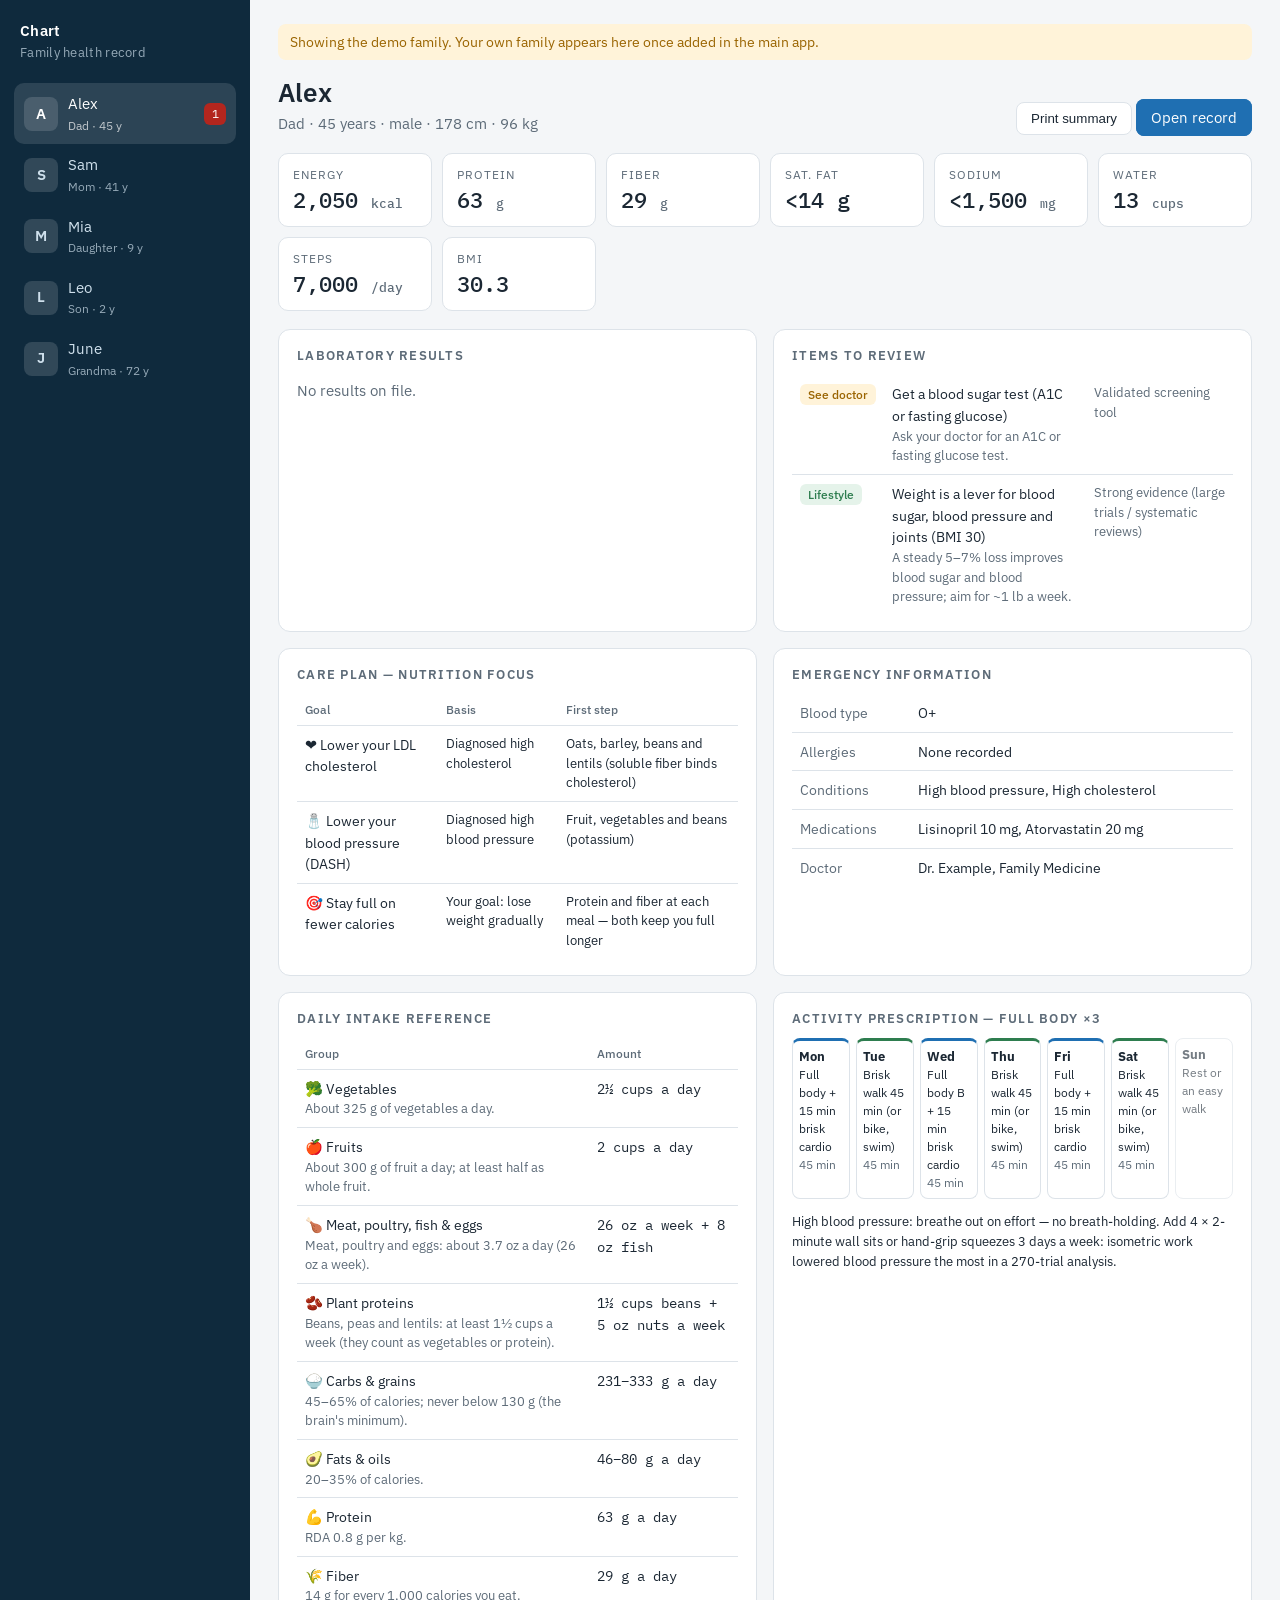
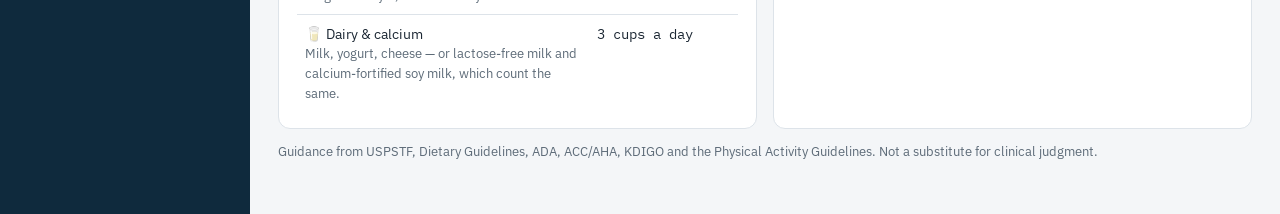
<file: family-health/directions/chart.html>
<!doctype html>
<html lang="en">
<head>
  <meta charset="utf-8">
  <meta name="viewport" content="width=device-width, initial-scale=1">
  <title>Chart — family health record</title>
  <link rel="preconnect" href="https://fonts.googleapis.com">
  <link href="https://fonts.googleapis.com/css2?family=IBM+Plex+Sans:wght@400;500;600&family=IBM+Plex+Mono:wght@500&display=swap" rel="stylesheet">
  <style>
    :root {
      --bg: #f4f6f8; --panel: #ffffff; --side: #0f2a3d; --side-text: #cfe0ec; --line: #dde3e9; --text: #1b2733; --muted: #5d6b78;
      --accent: #1f6fb2; --ok: #2e7d4f; --ok-bg: #e5f3ea; --warn: #9a6400; --warn-bg: #fff3d9; --bad: #b3261e; --bad-bg: #fbe7e5;
    }
    @media (prefers-color-scheme: dark) {
      :root:not([data-theme="light"]) { --bg: #0e141a; --panel: #151d25; --side: #0a1218; --line: #26323d; --text: #e3eaf0; --muted: #98a6b3; --accent: #6db3f2; --ok-bg: #173325; --warn-bg: #3a2e14; --bad-bg: #3a1a18; --ok: #6fd39a; --warn: #f2c35b; --bad: #ff8a80; }
    }
    :root[data-theme="dark"] { --bg: #0e141a; --panel: #151d25; --side: #0a1218; --line: #26323d; --text: #e3eaf0; --muted: #98a6b3; --accent: #6db3f2; --ok-bg: #173325; --warn-bg: #3a2e14; --bad-bg: #3a1a18; --ok: #6fd39a; --warn: #f2c35b; --bad: #ff8a80; }
    * { box-sizing: border-box; }
    body { margin: 0; background: var(--bg); color: var(--text); font: 15px/1.5 "IBM Plex Sans", -apple-system, system-ui, sans-serif; }
    .layout { display: grid; grid-template-columns: 250px minmax(0, 1fr); min-height: 100vh; }
    aside { background: var(--side); color: var(--side-text); padding: 20px 14px; }
    .logo { font-weight: 600; color: #fff; margin: 0 6px 22px; letter-spacing: .02em; }
    .logo small { display: block; font-weight: 400; color: var(--side-text); opacity: .7; }
    .member { display: flex; gap: 10px; align-items: center; width: 100%; padding: 10px; border-radius: 10px; border: 0; background: none; color: inherit; font: inherit; cursor: pointer; text-align: left; }
    .member:hover { background: rgba(255,255,255,.06); }
    .member.on { background: rgba(255,255,255,.12); color: #fff; }
    .ini { width: 34px; height: 34px; border-radius: 8px; background: rgba(255,255,255,.14); display: grid; place-items: center; font-weight: 600; flex: none; }
    .member small { display: block; opacity: .7; font-size: .78rem; }
    .flag { margin-left: auto; min-width: 22px; height: 22px; border-radius: 6px; font-size: .75rem; display: grid; place-items: center; background: var(--bad); color: #fff; }
    main { padding: 24px 28px 40px; min-width: 0; }
    .head { display: flex; justify-content: space-between; align-items: flex-end; gap: 16px; flex-wrap: wrap; margin-bottom: 18px; }
    h1 { margin: 0; font-size: 1.6rem; font-weight: 600; }
    .sub { color: var(--muted); }
    .kpis { display: grid; grid-template-columns: repeat(auto-fill, minmax(150px, 1fr)); gap: 10px; margin-bottom: 18px; }
    .kpi { background: var(--panel); border: 1px solid var(--line); border-radius: 10px; padding: 12px 14px; }
    .kpi .lbl { font-size: .75rem; text-transform: uppercase; letter-spacing: .08em; color: var(--muted); }
    .kpi .val { font: 500 1.35rem "IBM Plex Mono", ui-monospace, monospace; margin-top: 2px; }
    .kpi .val small { font-size: .8rem; color: var(--muted); }
    .grid { display: grid; grid-template-columns: repeat(auto-fit, minmax(420px, 1fr)); gap: 16px; }
    section { background: var(--panel); border: 1px solid var(--line); border-radius: 12px; padding: 16px 18px; min-width: 0; }
    h2 { font-size: .8rem; text-transform: uppercase; letter-spacing: .1em; color: var(--muted); margin: 0 0 10px; font-weight: 600; }
    table { width: 100%; border-collapse: collapse; font-size: .9rem; }
    th { text-align: left; font-weight: 500; color: var(--muted); font-size: .78rem; border-bottom: 1px solid var(--line); padding: 6px 8px; }
    td { border-bottom: 1px solid var(--line); padding: 8px; vertical-align: top; }
    tr:last-child td { border-bottom: 0; }
    .num { font-family: "IBM Plex Mono", ui-monospace, monospace; }
    .pill { display: inline-block; padding: 1px 8px; border-radius: 6px; font-size: .78rem; font-weight: 500; white-space: nowrap; }
    .p-ok { background: var(--ok-bg); color: var(--ok); } .p-warn { background: var(--warn-bg); color: var(--warn); } .p-bad { background: var(--bad-bg); color: var(--bad); }
    .wrap { overflow-x: auto; }
    .muted { color: var(--muted); } .small { font-size: .82rem; }
    .btn { padding: 8px 14px; border-radius: 8px; border: 1px solid var(--line); background: var(--panel); color: var(--text); font: 500 .9rem inherit; cursor: pointer; text-decoration: none; }
    .btn.primary { background: var(--accent); border-color: var(--accent); color: #fff; }
    .demo { background: var(--warn-bg); color: var(--warn); padding: 8px 12px; border-radius: 8px; font-size: .85rem; margin-bottom: 14px; }
    .week { display: grid; grid-template-columns: repeat(7, minmax(0, 1fr)); gap: 6px; }
    .wd { border: 1px solid var(--line); border-radius: 8px; padding: 6px; font-size: .75rem; min-height: 70px; }
    .wd b { display: block; font-size: .8rem; }
    .wd.strength { border-top: 3px solid var(--accent); } .wd.cardio, .wd.walk, .wd.vigorous { border-top: 3px solid var(--ok); } .wd.rest { opacity: .6; }
    .mobile-pick { display: none; }
    @media (max-width: 860px) {
      .layout { grid-template-columns: 1fr; }
      aside { display: none; }
      .mobile-pick { display: block; margin-bottom: 14px; }
      main { padding: 16px; }
      .grid { grid-template-columns: minmax(0, 1fr); }
      .week { grid-template-columns: repeat(4, minmax(0, 1fr)); }
    }
    @media print { aside, .mobile-pick, .btn { display: none !important; } .layout { grid-template-columns: 1fr; } section { break-inside: avoid; } }
  </style>
</head>
<body>
  <div class="layout"><aside id="side"></aside><main id="main"></main></div>
  <script src="../js/knowledge.js"></script>
  <script src="../js/labs.js"></script>
  <script src="../js/foods.js"></script>
  <script src="../js/personal.js"></script>
  <script src="../js/engine.js"></script>
  <script src="../js/questionnaire.js"></script>
  <script src="../js/dietbook.js"></script>
  <script src="../js/workout.js"></script>
  <script src="../js/planner.js"></script>
  <script src="../js/store.js"></script>
  <script src="../sample/demo-family.js"></script>
  <script src="shared.js"></script>
  <script>
  (function () {
    'use strict';
    var D = window.Dir, esc = D.esc, Q = window.FHQuestionnaire;
    var who = D.state.members[0].id;
    var LEVEL = { ok: ['In range', 'p-ok'], low: ['Low', 'p-warn'], high: ['Out of range', 'p-bad'], watch: ['Borderline', 'p-warn'], alert: ['Act now', 'p-bad'] };
    var FIND = { urgent: ['Urgent', 'p-bad'], doctor: ['See doctor', 'p-warn'], change: ['Lifestyle', 'p-ok'] };

    function flags(m) { var age = D.E.ageYears(m.birthdate, new Date()); return Q.analyze(m, age).findings.filter(function (f) { return f.level !== 'change'; }).length; }

    function side() {
      document.getElementById('side').innerHTML = '<div class="logo">Chart<small>Family health record</small></div>' + D.state.members.map(function (m) {
        var n = flags(m), age = D.E.ageYears(m.birthdate, new Date());
        return '<button class="member' + (m.id === who ? ' on' : '') + '" data-who="' + esc(m.id) + '"><span class="ini">' + esc(D.initials(m.name)) + '</span><span>' + esc(m.name) + '<small>' + esc([m.relation, age !== null ? age + ' y' : ''].filter(Boolean).join(' · ')) + '</small></span>' + (n ? '<span class="flag" title="' + n + ' items for the doctor">' + n + '</span>' : '') + '</button>';
      }).join('');
    }

    function main() {
      var m = D.state.members.filter(function (p) { return p.id === who; })[0];
      var x = D.person(m), g = x.g, t = g.targets, a = x.a;
      var r = Q.analyze(m, g.age);
      var kpi = function (l, v, u) { return '<div class="kpi"><div class="lbl">' + l + '</div><div class="val">' + v + (u ? ' <small>' + u + '</small>' : '') + '</div></div>'; };
      var kpis = kpi('Energy', t.kcal ? t.kcal.toLocaleString('en-US') : '—', 'kcal') + kpi('Protein', a.protein ? a.protein.min + (a.protein.max !== a.protein.min ? '–' + a.protein.max : '') : '—', 'g') +
        kpi('Fiber', a.fiber ? a.fiber.grams : '—', 'g') + kpi('Sat. fat', t.satFat ? t.satFat.replace('under ', '<') : '—', '') + kpi('Sodium', t.sodium ? t.sodium.replace('under ', '<').replace(' mg', '') : '—', 'mg') +
        kpi('Water', x.day.water && x.day.water.cups ? x.day.water.cups : '—', 'cups') + kpi('Steps', x.day.steps ? x.day.steps.goal.toLocaleString('en-US') : '—', '/day') + kpi('BMI', g.bmi || '—', '');

      var labs = Object.keys(x.labs).map(function (id) {
        var d = D.Labs.labDef(id), it = D.Labs.interpret(id, x.labs[id].value, m.sex, (m.conditions || []).indexOf('pregnancy') !== -1), lv = LEVEL[it.level] || ['', ''];
        return '<tr><td>' + esc(d.label) + '</td><td class="num">' + x.labs[id].value + ' ' + esc(d.unit) + '</td><td><span class="pill ' + lv[1] + '">' + esc(it.text) + '</span></td><td class="num muted">' + esc(x.labs[id].date) + '</td></tr>';
      }).join('');
      var findings = r.findings.slice(0, 8).map(function (f) {
        var lv = FIND[f.level] || ['', ''];
        return '<tr><td><span class="pill ' + lv[1] + '">' + lv[0] + '</span></td><td>' + esc(f.title) + '<div class="small muted">' + esc((f.todo || [])[0] || '') + '</div></td><td class="small muted">' + esc(f.strength || '') + '</td></tr>';
      }).join('');
      var focus = g.focus.map(function (fr) {
        return '<tr><td>' + fr.icon + ' ' + esc(fr.title) + '</td><td class="small">' + esc(fr.because) + '</td><td class="small">' + esc(fr.eatMore[0] || fr.tip) + '</td></tr>';
      }).join('');
      var book = a.tooYoung || a.missing ? '<p class="muted">Pediatric feeding plan.</p>' : '<table><thead><tr><th>Group</th><th>Amount</th></tr></thead><tbody>' + D.DB.CHAPTERS.map(function (ch) {
        return '<tr><td>' + ch.emoji + ' ' + esc(ch.title.split(':')[0]) + '<div class="small muted">' + esc(ch.detail(a)[0]) + '</div></td><td class="num">' + esc(ch.headline(a)) + '</td></tr>';
      }).join('') + '</tbody></table>';
      var week = x.w.week.length ? '<div class="week">' + x.w.week.map(function (d) { return '<div class="wd ' + d.type + '"><b>' + d.day + '</b>' + esc(d.title) + (d.minutes ? '<div class="muted">' + d.minutes + ' min</div>' : '') + '</div>'; }).join('') + '</div>' : '<p>' + esc(x.w.summary) + '</p>';
      var emergency = [['Blood type', m.bloodType || '—'], ['Allergies', g.allergies.map(function (al) { return al.name + (al.severity ? ' (' + al.severity + ')' : ''); }).join(', ') || 'None recorded'],
        ['Conditions', (m.conditions || []).map(function (c) { return (D.KB.CONDITIONS[c] || {}).label || c; }).join(', ') || 'None recorded'], ['Medications', (m.medications || []).join(', ') || 'None recorded'], ['Doctor', m.doctor || '—']];

      document.getElementById('main').innerHTML =
        '<div class="mobile-pick"><select id="pick" style="width:100%;padding:10px;border-radius:8px;font:inherit">' + D.state.members.map(function (p) { return '<option value="' + esc(p.id) + '"' + (p.id === who ? ' selected' : '') + '>' + esc(p.name) + '</option>'; }).join('') + '</select></div>' +
        (D.demo ? '<div class="demo">Showing the demo family. Your own family appears here once added in the main app.</div>' : '') +
        '<div class="head"><div><h1>' + esc(m.name) + '</h1><div class="sub">' + esc([m.relation, g.age !== null ? g.age + ' years' : '', m.sex, m.heightCm ? Math.round(m.heightCm) + ' cm' : '', g.weightKg ? Math.round(g.weightKg) + ' kg' : ''].filter(Boolean).join(' · ')) + '</div></div>' +
        '<div><button class="btn" onclick="window.print()">Print summary</button> <a class="btn primary" href="../index.html#/member/' + esc(m.id) + '">Open record</a></div></div>' +
        '<div class="kpis">' + kpis + '</div>' +
        '<div class="grid">' +
        '<section><h2>Laboratory results</h2>' + (labs ? '<div class="wrap"><table><thead><tr><th>Test</th><th>Result</th><th>Interpretation</th><th>Date</th></tr></thead><tbody>' + labs + '</tbody></table></div>' : '<p class="muted">No results on file.</p>') + '</section>' +
        '<section><h2>Items to review</h2>' + (findings ? '<div class="wrap"><table><tbody>' + findings + '</tbody></table></div>' : '<p class="muted">Nothing flagged. Complete the health questions for screening.</p>') + '</section>' +
        '<section><h2>Care plan — nutrition focus</h2>' + (focus ? '<div class="wrap"><table><thead><tr><th>Goal</th><th>Basis</th><th>First step</th></tr></thead><tbody>' + focus + '</tbody></table></div>' : '<p class="muted">No diet changes indicated.</p>') + '</section>' +
        '<section><h2>Emergency information</h2><table><tbody>' + emergency.map(function (e) { return '<tr><td class="muted">' + e[0] + '</td><td>' + esc(e[1]) + '</td></tr>'; }).join('') + '</tbody></table></section>' +
        '<section><h2>Daily intake reference</h2><div class="wrap">' + book + '</div></section>' +
        '<section><h2>Activity prescription — ' + esc(x.w.splitName || 'daily play') + '</h2>' + week + (x.w.cautions.length ? '<p class="small">' + x.w.cautions.map(esc).join('<br>') + '</p>' : '') + '</section>' +
        '</div><p class="small muted">Guidance from USPSTF, Dietary Guidelines, ADA, ACC/AHA, KDIGO and the Physical Activity Guidelines. Not a substitute for clinical judgment.</p>';
    }

    function render() { side(); main(); }
    document.addEventListener('click', function (ev) { var b = ev.target.closest('[data-who]'); if (b) { who = b.getAttribute('data-who'); render(); } });
    document.addEventListener('change', function (ev) { if (ev.target.id === 'pick') { who = ev.target.value; render(); } });
    render();
  })();
  </script>
</body>
</html>
</file>
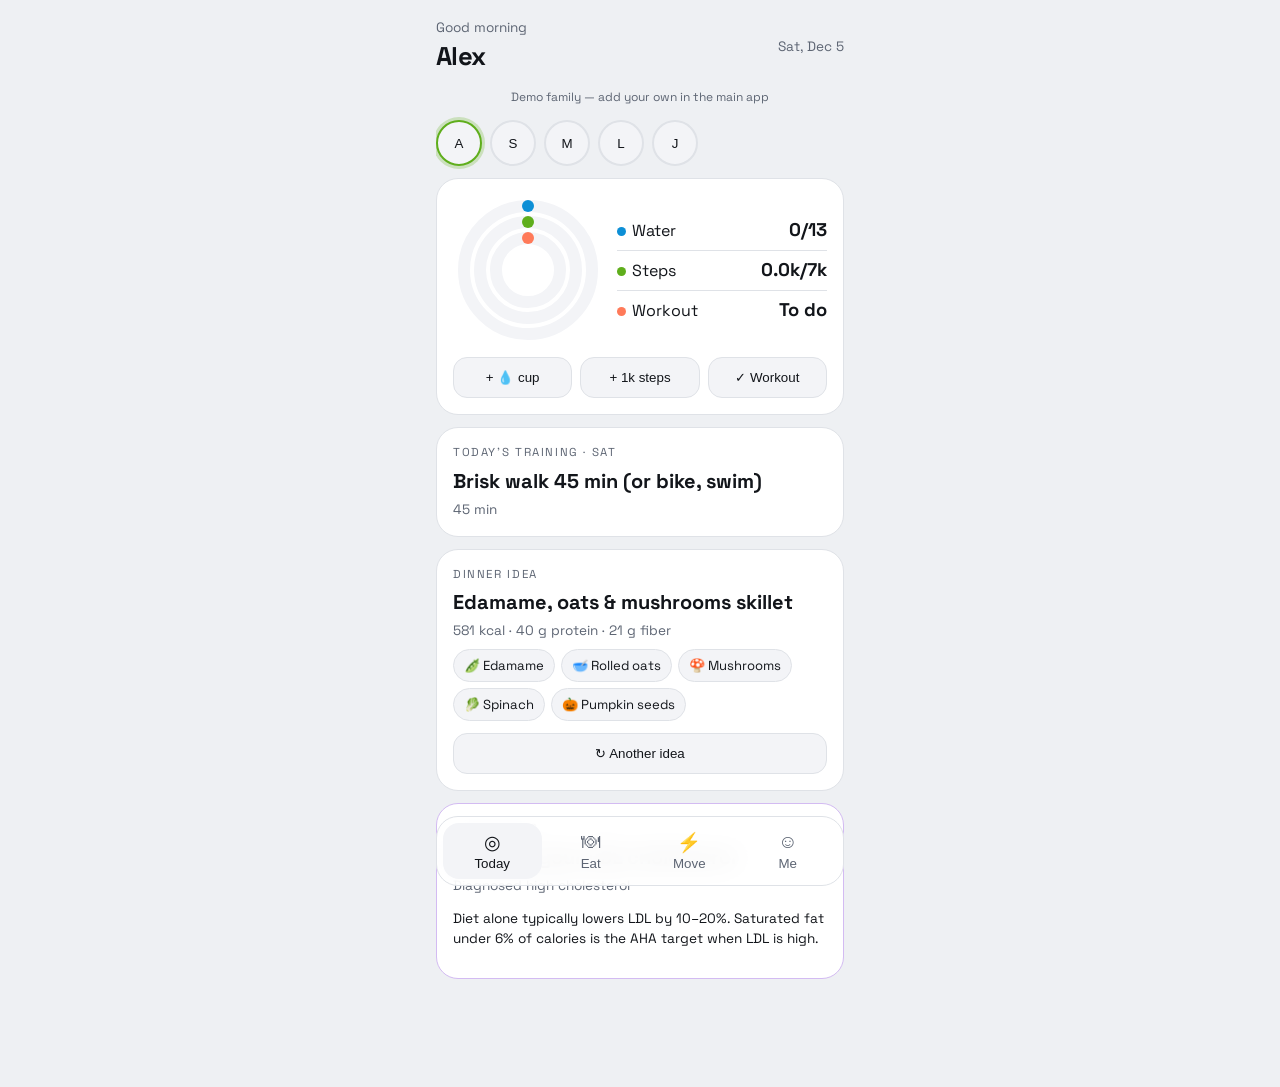
<file: family-health/directions/pulse.html>
<!doctype html>
<html lang="en">
<head>
  <meta charset="utf-8">
  <meta name="viewport" content="width=device-width, initial-scale=1, viewport-fit=cover">
  <title>Pulse — daily coach</title>
  <link rel="preconnect" href="https://fonts.googleapis.com">
  <link href="https://fonts.googleapis.com/css2?family=Space+Grotesk:wght@400;500;700&display=swap" rel="stylesheet">
  <style>
    :root {
      --bg: #0b0d10; --panel: #15181d; --panel-2: #1d2128; --line: #2a2f38; --text: #f1f3f5; --muted: #8b93a1;
      --water: #4cc3ff; --steps: #b6f36a; --move: #ff7a59; --focus: #c58bff; --radius: 22px;
    }
    @media (prefers-color-scheme: light) {
      :root:not([data-theme="dark"]) { --bg: #eef0f3; --panel: #ffffff; --panel-2: #f3f4f7; --line: #dfe2e7; --text: #12151a; --muted: #5d6573; --steps: #5fae1c; --water: #0d8fd6; }
    }
    :root[data-theme="light"] { --bg: #eef0f3; --panel: #ffffff; --panel-2: #f3f4f7; --line: #dfe2e7; --text: #12151a; --muted: #5d6573; --steps: #5fae1c; --water: #0d8fd6; }
    * { box-sizing: border-box; }
    body { margin: 0; background: var(--bg); color: var(--text); font: 16px/1.45 "Space Grotesk", -apple-system, system-ui, sans-serif; }
    .phone { max-width: 440px; margin: 0 auto; min-height: 100vh; padding: 18px 16px 96px; }
    header { display: flex; align-items: center; justify-content: space-between; margin-bottom: 14px; }
    .hello { font-size: .85rem; color: var(--muted); }
    h1 { margin: 0; font-size: 1.6rem; letter-spacing: -.02em; }
    .people { display: flex; gap: 8px; overflow-x: auto; padding: 4px 0 12px; }
    .avatar { flex: none; width: 46px; height: 46px; border-radius: 50%; border: 2px solid var(--line); background: var(--panel-2); color: var(--text); font: 700 1.05rem inherit; cursor: pointer; }
    .avatar.on { border-color: var(--steps); box-shadow: 0 0 0 3px color-mix(in srgb, var(--steps) 25%, transparent); }
    .card { background: var(--panel); border: 1px solid var(--line); border-radius: var(--radius); padding: 16px; margin-bottom: 12px; }
    .rings { display: grid; grid-template-columns: 150px 1fr; gap: 14px; align-items: center; }
    .rings svg { width: 150px; height: 150px; }
    .rings circle { fill: none; stroke-width: 12; stroke-linecap: round; }
    .stat { display: flex; justify-content: space-between; align-items: baseline; padding: 6px 0; border-bottom: 1px solid var(--line); }
    .stat:last-child { border: 0; }
    .stat b { font-size: 1.15rem; }
    .dot { display: inline-block; width: 9px; height: 9px; border-radius: 50%; margin-right: 6px; }
    .quick { display: flex; gap: 8px; margin-top: 12px; }
    .quick button, .btn { flex: 1; padding: 12px; border-radius: 14px; border: 1px solid var(--line); background: var(--panel-2); color: var(--text); font: 600 .95rem inherit; cursor: pointer; }
    .quick button:active { transform: scale(.98); }
    .kicker { font-size: .72rem; text-transform: uppercase; letter-spacing: .14em; color: var(--muted); margin-bottom: 6px; }
    .big { font-size: 1.25rem; font-weight: 700; margin: 0 0 4px; }
    .muted { color: var(--muted); }
    .small { font-size: .85rem; }
    .list { margin: 8px 0 0; padding: 0; list-style: none; }
    .list li { display: flex; justify-content: space-between; gap: 10px; padding: 7px 0; border-top: 1px solid var(--line); font-size: .92rem; }
    .chips { display: flex; flex-wrap: wrap; gap: 6px; margin-top: 8px; }
    .chip { padding: 6px 10px; border-radius: 999px; background: var(--panel-2); border: 1px solid var(--line); font-size: .82rem; }
    .focus { border-color: color-mix(in srgb, var(--focus) 45%, var(--line)); }
    .week { display: grid; grid-template-columns: repeat(7, 1fr); gap: 4px; margin-top: 8px; }
    .wd { text-align: center; padding: 8px 0; border-radius: 12px; background: var(--panel-2); font-size: .72rem; color: var(--muted); }
    .wd b { display: block; color: var(--text); font-size: .9rem; }
    .wd.strength { background: color-mix(in srgb, var(--move) 22%, var(--panel-2)); }
    .wd.cardio, .wd.walk, .wd.vigorous { background: color-mix(in srgb, var(--water) 20%, var(--panel-2)); }
    .wd.today { outline: 2px solid var(--steps); }
    .bars { display: grid; gap: 10px; margin-top: 6px; }
    .bar-top { display: flex; justify-content: space-between; font-size: .9rem; }
    .meter { height: 8px; border-radius: 99px; background: var(--panel-2); overflow: hidden; }
    .meter span { display: block; height: 100%; border-radius: 99px; }
    nav.tabbar { position: fixed; left: 50%; transform: translateX(-50%); bottom: 14px; width: min(408px, calc(100% - 32px)); display: grid; grid-template-columns: repeat(4, 1fr); background: color-mix(in srgb, var(--panel) 88%, transparent); backdrop-filter: blur(14px); border: 1px solid var(--line); border-radius: 22px; padding: 6px; }
    nav.tabbar button { background: none; border: 0; color: var(--muted); font: 600 .75rem inherit; padding: 8px 0; border-radius: 16px; cursor: pointer; display: grid; gap: 2px; justify-items: center; }
    nav.tabbar button span { font-size: 1.2rem; }
    nav.tabbar button.on { color: var(--text); background: var(--panel-2); }
    .demo { font-size: .75rem; color: var(--muted); text-align: center; margin: 4px 0 10px; }
    a { color: var(--water); }
  </style>
</head>
<body>
  <div class="phone" id="app"></div>
  <nav class="tabbar" aria-label="Sections">
    <button data-tab="today" class="on"><span>◎</span>Today</button>
    <button data-tab="eat"><span>🍽</span>Eat</button>
    <button data-tab="move"><span>⚡</span>Move</button>
    <button data-tab="me"><span>☺</span>Me</button>
  </nav>

  <script src="../js/knowledge.js"></script>
  <script src="../js/labs.js"></script>
  <script src="../js/foods.js"></script>
  <script src="../js/personal.js"></script>
  <script src="../js/engine.js"></script>
  <script src="../js/dietbook.js"></script>
  <script src="../js/workout.js"></script>
  <script src="../js/planner.js"></script>
  <script src="../js/store.js"></script>
  <script src="../sample/demo-family.js"></script>
  <script src="shared.js"></script>
  <script>
  (function () {
    'use strict';
    var D = window.Dir, esc = D.esc;
    var tab = 'today', who = D.state.members[0].id, seed = 1;
    var app = document.getElementById('app');

    function ring(r, pct, color) {
      var c = 2 * Math.PI * r, p = Math.max(0, Math.min(1, pct || 0));
      return '<circle cx="75" cy="75" r="' + r + '" stroke="var(--panel-2)"/><circle cx="75" cy="75" r="' + r + '" stroke="' + color + '" stroke-dasharray="' + (p * c) + ' ' + c + '" transform="rotate(-90 75 75)"/>';
    }

    function today(x) {
      var water = x.entry.water || 0, steps = x.entry.steps || 0, moved = !!x.entry.moved;
      var wGoal = x.day.water && x.day.water.cups, sGoal = x.day.steps && x.day.steps.goal;
      var session = x.w.week[x.dayIdx];
      var meal = D.mealIdea([x.m], 'dinner', 'pulse' + seed + x.m.id);
      var f = x.g.focus[0];
      return '<div class="card"><div class="rings"><svg viewBox="0 0 150 150" role="img" aria-label="Today\'s rings">' +
        ring(64, wGoal ? water / wGoal : 0, 'var(--water)') + ring(48, sGoal ? steps / sGoal : 0, 'var(--steps)') + ring(32, moved ? 1 : 0, 'var(--move)') + '</svg>' +
        '<div>' + (wGoal ? '<div class="stat"><span><i class="dot" style="background:var(--water)"></i>Water</span><b>' + water + '/' + wGoal + '</b></div>' : '') +
        (sGoal ? '<div class="stat"><span><i class="dot" style="background:var(--steps)"></i>Steps</span><b>' + (steps / 1000).toFixed(1) + 'k/' + (sGoal / 1000) + 'k</b></div>' : '') +
        '<div class="stat"><span><i class="dot" style="background:var(--move)"></i>Workout</span><b>' + (moved ? 'Done' : session && session.type !== 'rest' ? 'To do' : 'Rest') + '</b></div></div></div>' +
        '<div class="quick">' + (wGoal ? '<button data-act="water">+ 💧 cup</button>' : '') + (sGoal ? '<button data-act="steps">+ 1k steps</button>' : '') + '<button data-act="moved">' + (moved ? '↺ Undo' : '✓ Workout') + '</button></div></div>' +
        (session ? '<div class="card"><div class="kicker">Today\'s training · ' + esc(session.day) + '</div><p class="big">' + esc(session.title) + '</p><div class="muted small">' + (session.minutes ? session.minutes + ' min' : 'Recovery') + '</div>' +
          (session.items.length ? '<ul class="list">' + session.items.map(function (i) { return '<li><span>' + esc(i.name) + '</span><span class="muted">' + (i.sets ? i.sets + '×' + esc(i.reps) : '') + '</span></li>'; }).join('') + '</ul>' : '') + '</div>' : '') +
        (meal ? '<div class="card"><div class="kicker">Dinner idea</div><p class="big">' + esc(meal.name) + '</p><div class="muted small">' + meal.totals.kcal + ' kcal · ' + meal.totals.protein + ' g protein · ' + meal.totals.fiber + ' g fiber</div>' +
          '<div class="chips">' + meal.foods.map(function (fd) { return '<span class="chip">' + fd.emoji + ' ' + esc(fd.name) + '</span>'; }).join('') + '</div><div class="quick"><button data-act="reroll">↻ Another idea</button></div></div>' : '') +
        (f ? '<div class="card focus"><div class="kicker">Your focus</div><p class="big">' + f.icon + ' ' + esc(f.title) + '</p><div class="muted small">' + esc(f.because) + '</div><p class="small">' + esc(f.tip) + '</p></div>' : '');
    }

    function eat(x) {
      var a = x.a;
      if (a.tooYoung || a.missing) return '<div class="card">Food amounts for under-2s come from the pediatrician.</div>';
      var rows = D.DB.CHAPTERS.map(function (ch) { return '<li><span>' + ch.emoji + ' ' + esc(ch.title.split(':')[0]) + '</span><b>' + esc(ch.headline(a)) + '</b></li>'; }).join('');
      return '<div class="card"><div class="kicker">Daily fuel · ' + a.kcal.toLocaleString('en-US') + ' kcal</div><div class="bars">' +
        [['Protein', a.protein.min, 'g', 'var(--move)'], ['Carbs', a.carbs.min + '–' + a.carbs.max, 'g', 'var(--steps)'], ['Fat', a.fat.min + '–' + a.fat.max, 'g', 'var(--water)'], ['Fiber', a.fiber.grams, 'g', 'var(--focus)']].map(function (b) {
          return '<div><div class="bar-top"><span>' + b[0] + '</span><b>' + b[1] + ' ' + b[2] + '</b></div><div class="meter"><span style="width:100%;background:' + b[3] + '"></span></div></div>';
        }).join('') + '</div></div>' +
        (x.top.length ? '<div class="card"><div class="kicker">⭐ Picked for ' + esc(x.m.name) + '</div><ul class="list">' + x.top.map(function (t) { return '<li><span>' + t.food.emoji + ' ' + esc(t.food.name) + '</span><span class="muted small">' + esc(t.why.replace(/^\S+ /, '')) + '</span></li>'; }).join('') + '</ul></div>' : '') +
        '<div class="card"><div class="kicker">The diet book</div><ul class="list">' + rows + '</ul></div>';
    }

    function move(x) {
      var w = x.w;
      return '<div class="card"><div class="kicker">' + esc(w.focus || 'Activity') + '</div><p class="big">' + esc(w.splitName || 'Daily active play') + '</p><p class="muted small">' + esc(w.summary) + '</p>' +
        (w.week.length ? '<div class="week">' + w.week.map(function (d, i) { return '<div class="wd ' + d.type + (i === x.dayIdx ? ' today' : '') + '"><b>' + d.day.charAt(0) + '</b>' + (d.minutes || '–') + '</div>'; }).join('') + '</div>' : '') + '</div>' +
        w.week.filter(function (d) { return d.items.length; }).slice(0, 3).map(function (d) {
          return '<div class="card"><div class="kicker">' + d.day + '</div><p class="big">' + esc(d.title) + '</p><ul class="list">' + d.items.map(function (i) { return '<li><span>' + esc(i.name) + '</span><span class="muted">' + (i.sets ? i.sets + '×' + esc(i.reps) : '') + '</span></li>'; }).join('') + '</ul></div>';
        }).join('') + (w.cautions.length ? '<div class="card focus">' + w.cautions.map(function (c) { return '<p class="small">⚠️ ' + esc(c) + '</p>'; }).join('') + '</div>' : '');
    }

    function me(x) {
      var labs = Object.keys(x.labs).map(function (id) { var d = D.Labs.labDef(id); return '<li><span>' + esc(d.label) + '</span><b>' + x.labs[id].value + ' <span class="muted small">' + esc(d.unit) + '</span></b></li>'; }).join('');
      return '<div class="card"><div class="kicker">Profile</div><p class="big">' + esc(x.m.name) + '</p><div class="muted small">' + [x.g.age !== null ? x.g.age + ' yrs' : '', x.m.sex, x.m.bloodType ? 'Blood ' + x.m.bloodType : ''].filter(Boolean).join(' · ') + '</div>' +
        '<div class="chips">' + Object.keys(x.g.rules.block).map(function (t) { return '<span class="chip">🚫 ' + esc(D.KB.TAG_LABELS[t] || t) + '</span>'; }).join('') + '</div></div>' +
        (x.g.focus.length ? '<div class="card focus"><div class="kicker">Built around you</div><ul class="list">' + x.g.focus.map(function (r) { return '<li><span>' + r.icon + ' ' + esc(r.title) + '</span><span class="muted small">' + (r.lab ? 'blood test' : 'health') + '</span></li>'; }).join('') + '</ul></div>' : '') +
        (labs ? '<div class="card"><div class="kicker">Latest blood work</div><ul class="list">' + labs + '</ul></div>' : '') +
        '<p class="small muted" style="text-align:center"><a href="../index.html#/member/' + esc(x.m.id) + '">Open the full app →</a></p>';
    }

    function render() {
      var m = D.state.members.filter(function (p) { return p.id === who; })[0] || D.state.members[0];
      var x = D.person(m);
      var hour = new Date().getHours();
      app.innerHTML = '<header><div><div class="hello">' + (hour < 12 ? 'Good morning' : hour < 18 ? 'Good afternoon' : 'Good evening') + '</div><h1>' + esc(m.name) + '</h1></div><div class="muted small">' + new Date().toLocaleDateString('en-US', { weekday: 'short', month: 'short', day: 'numeric' }) + '</div></header>' +
        (D.demo ? '<div class="demo">Demo family — add your own in the main app</div>' : '') +
        '<div class="people">' + D.state.members.map(function (p) { return '<button class="avatar' + (p.id === m.id ? ' on' : '') + '" data-who="' + esc(p.id) + '" aria-label="' + esc(p.name) + '">' + esc(D.initials(p.name)) + '</button>'; }).join('') + '</div>' +
        ({ today: today, eat: eat, move: move, me: me }[tab])(x);
      document.querySelectorAll('nav.tabbar button').forEach(function (b) { b.classList.toggle('on', b.getAttribute('data-tab') === tab); });
    }

    document.addEventListener('click', function (ev) {
      var t = ev.target.closest('[data-tab]'); if (t) { tab = t.getAttribute('data-tab'); render(); window.scrollTo(0, 0); return; }
      var w = ev.target.closest('[data-who]'); if (w) { who = w.getAttribute('data-who'); render(); return; }
      var a = ev.target.closest('[data-act]'); if (!a) return;
      var m = D.state.members.filter(function (p) { return p.id === who; })[0];
      var e = (m.daily || {})[D.E.isoDate(new Date())] || {};
      var act = a.getAttribute('data-act');
      if (act === 'water') D.log(m, 'water', (e.water || 0) + 1);
      else if (act === 'steps') D.log(m, 'steps', (e.steps || 0) + 1000);
      else if (act === 'moved') D.log(m, 'moved', !e.moved);
      else if (act === 'reroll') seed++;
      render();
    });
    render();
  })();
  </script>
</body>
</html>
</file>
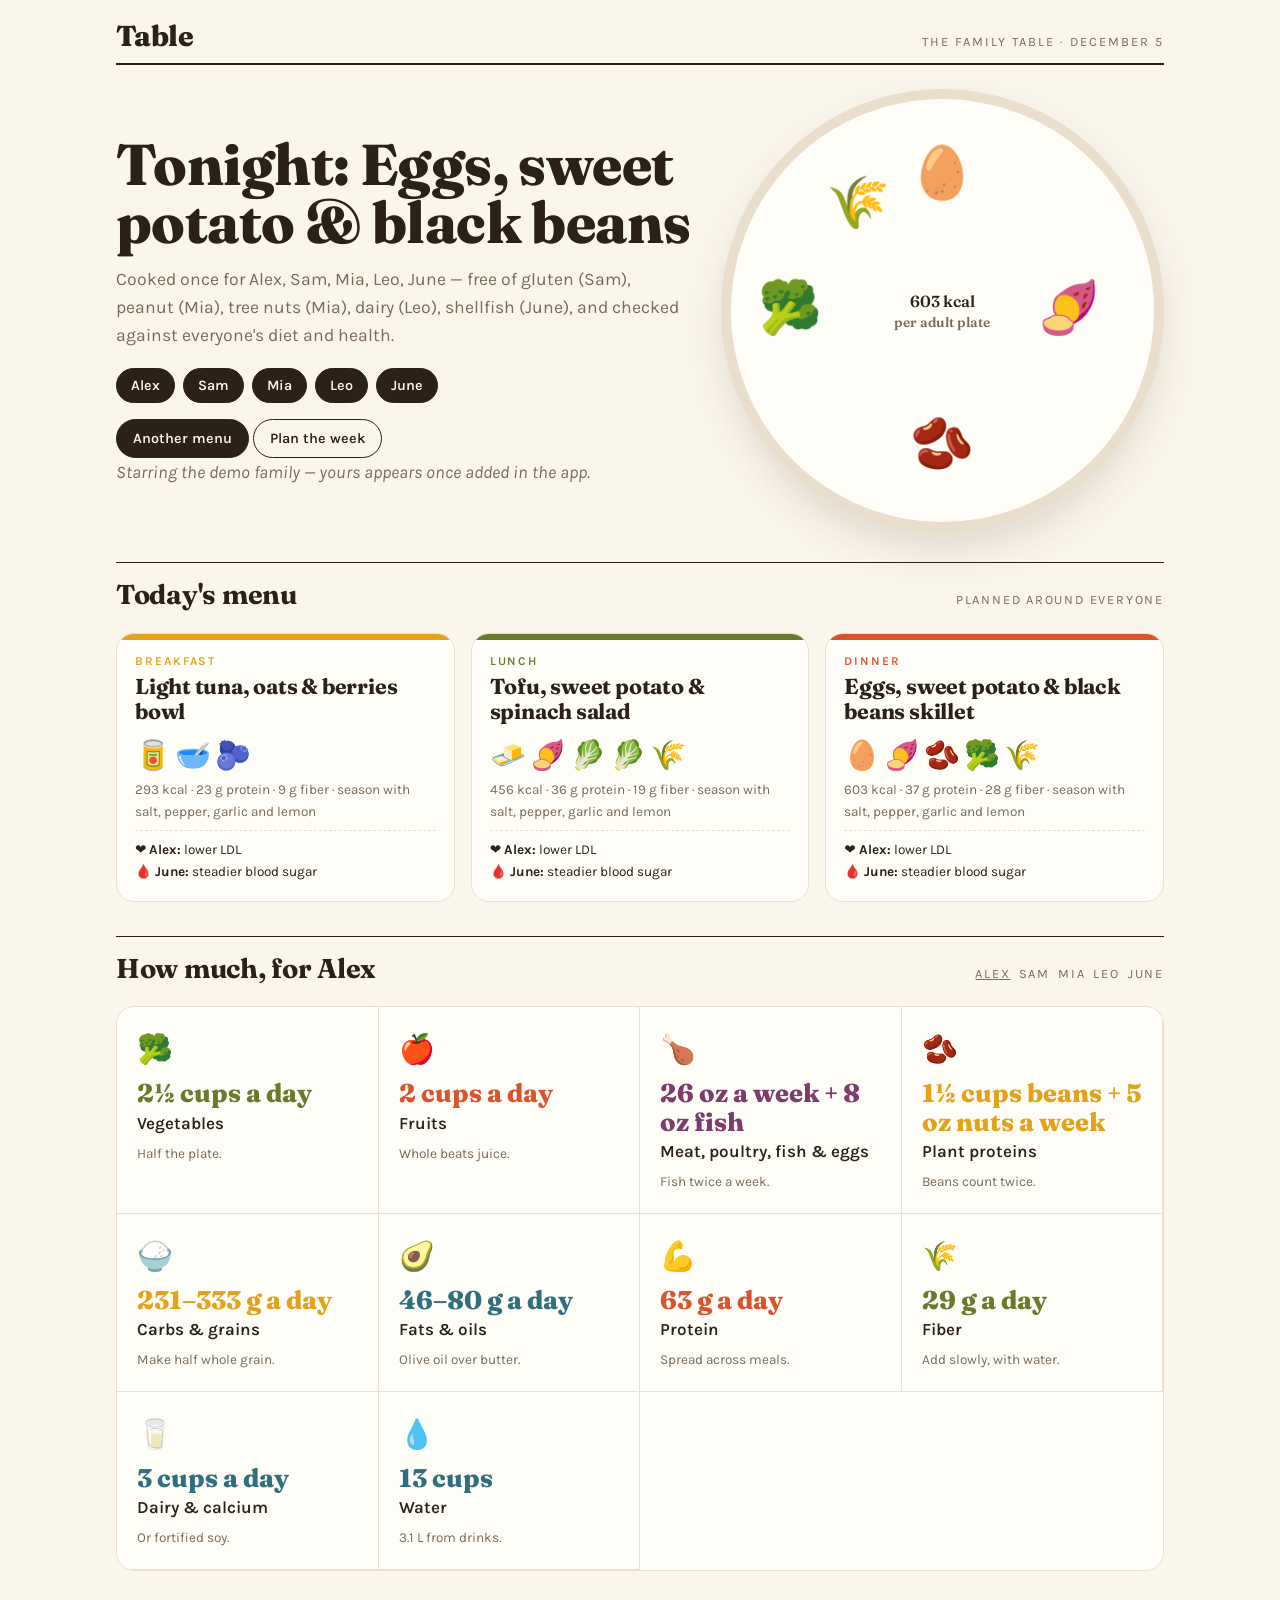
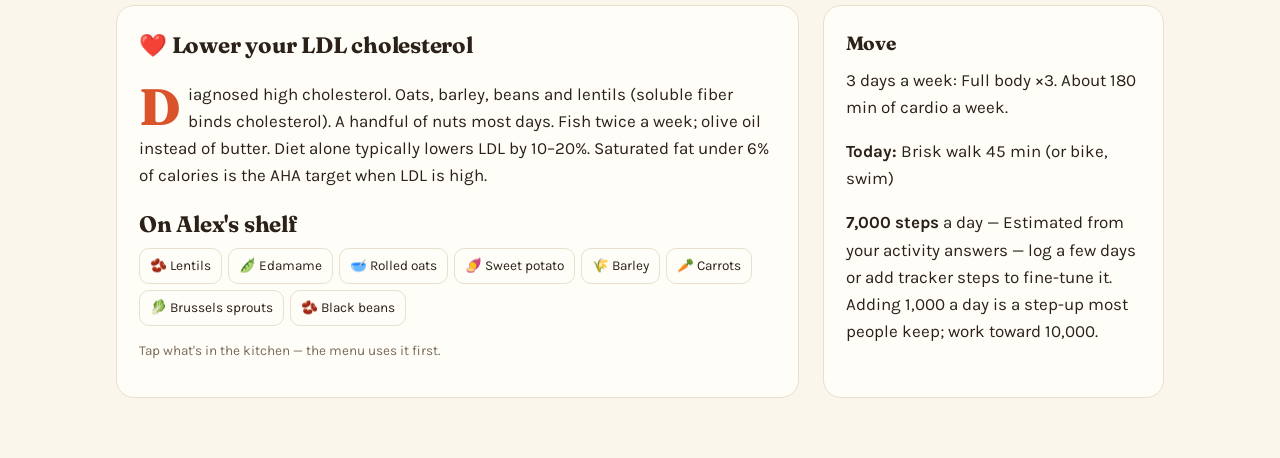
<file: family-health/directions/table.html>
<!doctype html>
<html lang="en">
<head>
  <meta charset="utf-8">
  <meta name="viewport" content="width=device-width, initial-scale=1">
  <title>Table — the family food magazine</title>
  <link rel="preconnect" href="https://fonts.googleapis.com">
  <link href="https://fonts.googleapis.com/css2?family=Fraunces:opsz,wght@9..144,400;9..144,600;9..144,800&family=Karla:wght@400;600&display=swap" rel="stylesheet">
  <style>
    :root {
      --bg: #fbf6ec; --paper: #fffdf8; --ink: #2b2118; --muted: #7a6a58; --line: #eadfcd;
      --tomato: #d9542b; --olive: #6b7a2a; --saffron: #e3a21a; --plum: #7d3c6b; --sea: #2f6f7e; --radius: 18px;
    }
    @media (prefers-color-scheme: dark) {
      :root:not([data-theme="light"]) { --bg: #1b1611; --paper: #241d16; --ink: #f4ead9; --muted: #bba98f; --line: #3a2f24; }
    }
    :root[data-theme="dark"] { --bg: #1b1611; --paper: #241d16; --ink: #f4ead9; --muted: #bba98f; --line: #3a2f24; }
    * { box-sizing: border-box; }
    body { margin: 0; background: var(--bg); color: var(--ink); font: 17px/1.6 Karla, -apple-system, system-ui, sans-serif; }
    .wrap { max-width: 1080px; margin: 0 auto; padding: 0 16px 60px; }
    .mast { display: flex; justify-content: space-between; align-items: baseline; border-bottom: 2px solid var(--ink); padding: 18px 0 10px; margin-bottom: 24px; }
    .mast .name { font: 800 1.8rem Fraunces, Georgia, serif; letter-spacing: -.02em; }
    .mast .issue { font-size: .8rem; text-transform: uppercase; letter-spacing: .16em; color: var(--muted); }
    h1, h2, h3 { font-family: Fraunces, Georgia, serif; letter-spacing: -.01em; }
    .hero { display: grid; grid-template-columns: 1.3fr 1fr; gap: 28px; align-items: center; margin-bottom: 30px; }
    .hero h1 { font-size: clamp(2.2rem, 5vw, 3.6rem); line-height: 1.02; margin: 0 0 12px; font-weight: 800; }
    .hero p { color: var(--muted); font-size: 1.1rem; margin: 0; }
    .plate { aspect-ratio: 1; border-radius: 50%; background: var(--paper); border: 10px solid var(--line); position: relative; box-shadow: 0 20px 40px rgba(60,40,10,.12); display: grid; place-items: center; }
    .plate .food { position: absolute; font-size: 3.2rem; }
    .plate .label { font: 600 1rem Fraunces, serif; text-align: center; max-width: 60%; }
    .eaters { display: flex; flex-wrap: wrap; gap: 8px; margin: 18px 0 0; }
    .eater { padding: 8px 14px; border-radius: 999px; border: 1.5px solid var(--ink); background: transparent; color: var(--ink); font: 600 .9rem Karla, sans-serif; cursor: pointer; }
    .eater.on { background: var(--ink); color: var(--bg); }
    .menu { display: grid; grid-template-columns: repeat(auto-fit, minmax(260px, 1fr)); gap: 16px; margin-bottom: 34px; }
    .dish { background: var(--paper); border: 1px solid var(--line); border-radius: var(--radius); padding: 18px; position: relative; overflow: hidden; }
    .dish::before { content: ''; position: absolute; inset: 0 0 auto 0; height: 6px; background: var(--c); }
    .dish .slot { font-size: .75rem; text-transform: uppercase; letter-spacing: .16em; color: var(--c); font-weight: 600; }
    .dish h3 { font-size: 1.35rem; margin: 4px 0 8px; line-height: 1.15; }
    .dish .emo { font-size: 1.8rem; letter-spacing: 4px; }
    .dish .meta { font-size: .85rem; color: var(--muted); }
    .dish .notes { font-size: .85rem; margin-top: 8px; border-top: 1px dashed var(--line); padding-top: 8px; }
    .btn { padding: 10px 16px; border-radius: 999px; border: 1.5px solid var(--ink); background: var(--ink); color: var(--bg); font: 600 .9rem Karla, sans-serif; cursor: pointer; text-decoration: none; display: inline-block; }
    .btn.ghost { background: transparent; color: var(--ink); }
    .section-title { display: flex; justify-content: space-between; align-items: baseline; border-top: 1px solid var(--ink); padding-top: 10px; margin: 10px 0 16px; }
    .section-title h2 { margin: 0; font-size: 1.7rem; }
    .section-title span { font-size: .8rem; text-transform: uppercase; letter-spacing: .14em; color: var(--muted); }
    .spread { display: grid; grid-template-columns: repeat(auto-fit, minmax(220px, 1fr)); gap: 0; border: 1px solid var(--line); border-radius: var(--radius); overflow: hidden; background: var(--paper); margin-bottom: 34px; }
    .stat { padding: 20px; border-right: 1px solid var(--line); border-bottom: 1px solid var(--line); }
    .stat .em { font-size: 1.8rem; }
    .stat .amt { font: 800 1.6rem Fraunces, serif; line-height: 1.1; margin: 6px 0 2px; color: var(--c); }
    .stat .what { font-weight: 600; }
    .stat .tip { font-size: .85rem; color: var(--muted); margin-top: 6px; }
    .cols { display: grid; grid-template-columns: 2fr 1fr; gap: 24px; }
    .story { background: var(--paper); border: 1px solid var(--line); border-radius: var(--radius); padding: 22px; }
    .story h3 { font-size: 1.4rem; margin: 0 0 6px; }
    .story .drop::first-letter { font: 800 3.2rem/0.8 Fraunces, serif; float: left; margin: 6px 8px 0 0; color: var(--tomato); }
    .shelf { display: flex; flex-wrap: wrap; gap: 6px; }
    .jar { padding: 6px 10px; border-radius: 10px; border: 1px solid var(--line); background: var(--paper); font-size: .85rem; cursor: pointer; color: var(--ink); font-family: inherit; }
    .jar.on { background: var(--olive); border-color: var(--olive); color: #fff; }
    .side h3 { font-size: 1.2rem; margin: 0 0 8px; }
    .side ul { padding-left: 18px; margin: 0; font-size: .92rem; }
    .muted { color: var(--muted); }
    .demo { font-size: .8rem; color: var(--muted); font-style: italic; }
    @media (max-width: 820px) { .hero, .cols { grid-template-columns: 1fr; } .plate { width: min(300px, 80vw); margin: 0 auto; } .plate .food { font-size: 2.4rem; } .section-title { flex-wrap: wrap; gap: 4px 12px; } }
  </style>
</head>
<body>
  <div class="wrap" id="app"></div>
  <script src="../js/knowledge.js"></script>
  <script src="../js/labs.js"></script>
  <script src="../js/foods.js"></script>
  <script src="../js/personal.js"></script>
  <script src="../js/engine.js"></script>
  <script src="../js/dietbook.js"></script>
  <script src="../js/workout.js"></script>
  <script src="../js/planner.js"></script>
  <script src="../js/store.js"></script>
  <script src="../sample/demo-family.js"></script>
  <script src="shared.js"></script>
  <script>
  (function () {
    'use strict';
    var D = window.Dir, esc = D.esc;
    var eating = D.state.members.map(function (m) { return m.id; });
    var reader = D.state.members[0].id, seed = 1;
    var COLORS = { breakfast: 'var(--saffron)', lunch: 'var(--olive)', dinner: 'var(--tomato)', snack: 'var(--plum)' };
    var LABEL = { breakfast: 'Breakfast', lunch: 'Lunch', dinner: 'Dinner', snack: 'Snack' };
    var app = document.getElementById('app');

    function people() { return D.state.members.filter(function (m) { return eating.indexOf(m.id) !== -1; }); }

    function dish(slot, eaters) {
      var meal = D.mealIdea(eaters, slot, 'table' + seed + slot + eating.join(''));
      if (!meal) return '';
      var notes = eaters.map(function (m) {
        var g = D.E.buildGuide(m, new Date());
        var f = g.focus[0];
        return f ? '<div>' + f.icon + ' <strong>' + esc(m.name) + ':</strong> ' + esc(f.short) + '</div>' : '';
      }).join('');
      return '<article class="dish" style="--c:' + COLORS[slot] + '"><div class="slot">' + LABEL[slot] + '</div><h3>' + esc(meal.name) + '</h3>' +
        '<div class="emo">' + meal.foods.map(function (fd) { return fd.emoji; }).join('') + '</div>' +
        '<div class="meta">' + meal.totals.kcal + ' kcal · ' + meal.totals.protein + ' g protein · ' + meal.totals.fiber + ' g fiber · season with ' + esc(meal.flavor) + '</div>' +
        (notes ? '<div class="notes">' + notes + '</div>' : '') + '</article>';
    }

    function render() {
      var eaters = people();
      var r = D.state.members.filter(function (m) { return m.id === reader; })[0];
      var x = D.person(r), a = x.a;
      var dinner = eaters.length ? D.mealIdea(eaters, 'dinner', 'table' + seed + 'dinner' + eating.join('')) : null;
      var spots = [[50, 8], [80, 40], [50, 72], [14, 40], [30, 15]];
      var plate = dinner ? dinner.foods.map(function (fd, i) { var s = spots[i % spots.length]; return '<span class="food" style="left:' + s[0] + '%;top:' + s[1] + '%;transform:translate(-50%,0)">' + fd.emoji + '</span>'; }).join('') : '';
      var ALLERGY = ['peanut', 'treenut', 'milk', 'egg', 'wheat', 'soy', 'fish', 'shellfish', 'sesame', 'gluten'];
      var allergies = [];
      eaters.forEach(function (m) { Object.keys(D.E.profileRules(m, new Date()).block).filter(function (t) { return ALLERGY.indexOf(t) !== -1; }).forEach(function (t) { var l = (D.KB.TAG_LABELS[t] || t) + ' (' + m.name + ')'; if (allergies.indexOf(l) === -1) allergies.push(l); }); });
      var tips = { vegetables: 'Half the plate.', fruits: 'Whole beats juice.', meats: 'Fish twice a week.', plants: 'Beans count twice.', carbs: 'Make half whole grain.', fat: 'Olive oil over butter.', protein: 'Spread across meals.', fiber: 'Add slowly, with water.', dairy: 'Or fortified soy.' };
      var colors = ['var(--olive)', 'var(--tomato)', 'var(--plum)', 'var(--saffron)', 'var(--saffron)', 'var(--sea)', 'var(--tomato)', 'var(--olive)', 'var(--sea)'];

      app.innerHTML = '<div class="mast"><span class="name">Table</span><span class="issue">The family table · ' + new Date().toLocaleDateString('en-US', { month: 'long', day: 'numeric' }) + '</span></div>' +
        '<div class="hero"><div><h1>Tonight: ' + (dinner ? esc(dinner.name.replace(/ (plate|bowl|skillet|salad|wrap)$/, '')) : 'set the table') + '</h1>' +
        '<p>' + (eaters.length ? 'Cooked once for ' + eaters.map(function (m) { return esc(m.name); }).join(', ') + ' — free of ' + (allergies.length ? esc(allergies.join(', ')) + ', and checked against everyone\'s diet and health.' : 'anything anyone can\'t eat.') : 'Choose who\'s at the table.') + '</p>' +
        '<div class="eaters">' + D.state.members.map(function (m) { return '<button class="eater' + (eating.indexOf(m.id) !== -1 ? ' on' : '') + '" data-eat="' + esc(m.id) + '">' + esc(m.name) + '</button>'; }).join('') + '</div>' +
        '<p style="margin-top:16px"><button class="btn" data-act="reroll">Another menu</button> <a class="btn ghost" href="../index.html#/planner">Plan the week</a></p>' +
        (D.demo ? '<p class="demo">Starring the demo family — yours appears once added in the app.</p>' : '') + '</div>' +
        '<div class="plate">' + plate + '<div class="label">' + (dinner ? dinner.totals.kcal + ' kcal<br><span class="muted" style="font-size:.85rem">per adult plate</span>' : '') + '</div></div></div>' +
        '<div class="section-title"><h2>Today\'s menu</h2><span>Planned around everyone</span></div>' +
        '<div class="menu">' + (eaters.length ? ['breakfast', 'lunch', 'dinner'].map(function (s) { return dish(s, eaters); }).join('') : '') + '</div>' +
        '<div class="section-title"><h2>How much, for ' + esc(r.name) + '</h2><span>' + D.state.members.map(function (m) { return '<a href="#" data-read="' + esc(m.id) + '" style="color:inherit;margin-left:8px;' + (m.id === reader ? 'text-decoration:underline' : 'text-decoration:none') + '">' + esc(m.name) + '</a>'; }).join('') + '</span></div>' +
        (a.tooYoung || a.missing ? '<p class="muted">Little ones follow the pediatrician\'s feeding plan.</p>' : '<div class="spread">' + D.DB.CHAPTERS.map(function (ch, i) {
          return '<div class="stat" style="--c:' + colors[i] + '"><div class="em">' + ch.emoji + '</div><div class="amt">' + esc(ch.headline(a)) + '</div><div class="what">' + esc(ch.title.split(':')[0]) + '</div><div class="tip">' + esc(tips[ch.id] || '') + '</div></div>';
        }).join('') + (x.day.water && x.day.water.cups ? '<div class="stat" style="--c:var(--sea)"><div class="em">💧</div><div class="amt">' + x.day.water.cups + ' cups</div><div class="what">Water</div><div class="tip">' + x.day.water.liters + ' L from drinks.</div></div>' : '') + '</div>') +
        '<div class="cols"><div class="story">' + (x.g.focus[0] ? '<h3>' + x.g.focus[0].icon + ' ' + esc(x.g.focus[0].title) + '</h3><p class="drop">' + esc(x.g.focus[0].because) + '. ' + esc(x.g.focus[0].eatMore.join('. ')) + '. ' + esc(x.g.focus[0].tip) + '</p>' :
          '<h3>The good stuff</h3><p class="drop">' + esc(r.name) + '\'s latest results don\'t call for any changes — keep the plate colorful, half vegetables and fruit, and the grains whole.</p>') +
        (x.top.length ? '<h3>On ' + esc(r.name) + '\'s shelf</h3><div class="shelf">' + x.top.map(function (t) { return '<span class="jar' + (D.state.pantry[t.food.id] ? ' on' : '') + '" data-jar="' + esc(t.food.id) + '" title="' + esc(t.why) + '">' + t.food.emoji + ' ' + esc(t.food.name) + '</span>'; }).join('') + '</div><p class="muted" style="font-size:.85rem">Tap what\'s in the kitchen — the menu uses it first.</p>' : '') + '</div>' +
        '<div class="story side"><h3>Move</h3><p style="margin:0 0 8px">' + esc(x.w.summary) + '</p>' + (x.w.week[x.dayIdx] ? '<p><strong>Today:</strong> ' + esc(x.w.week[x.dayIdx].title) + '</p>' : '') +
        (x.day.steps ? '<p><strong>' + x.day.steps.goal.toLocaleString('en-US') + ' steps</strong> a day — ' + esc(x.day.steps.why[0]) + '</p>' : '') + '</div></div>';
    }

    document.addEventListener('click', function (ev) {
      var e = ev.target.closest('[data-eat]');
      if (e) { var id = e.getAttribute('data-eat'), i = eating.indexOf(id); if (i === -1) eating.push(id); else if (eating.length > 1) eating.splice(i, 1); render(); return; }
      var rd = ev.target.closest('[data-read]'); if (rd) { ev.preventDefault(); reader = rd.getAttribute('data-read'); render(); return; }
      var j = ev.target.closest('[data-jar]'); if (j) { var fid = j.getAttribute('data-jar'); if (D.state.pantry[fid]) delete D.state.pantry[fid]; else D.state.pantry[fid] = true; D.save(); render(); return; }
      if (ev.target.closest('[data-act="reroll"]')) { seed++; render(); }
    });
    render();
  })();
  </script>
</body>
</html>
</file>
<file: family-health/css/styles.css>
:root {
  --bg: #f6f5f1;
  --surface: #ffffff;
  --surface-2: #f0efe9;
  --text: #1f2421;
  --muted: #5f6762;
  --line: #e2e0d8;
  --brand: #2f7d5b;
  --brand-ink: #ffffff;
  --brand-soft: #e3f1ea;
  --danger: #b3261e;
  --danger-soft: #fbe9e7;
  --warn: #8a5a00;
  --warn-soft: #fdf3dc;
  --ok: #2f7d5b;
  --ok-soft: #e3f1ea;
  --info: #285a8f;
  --info-soft: #e6eef8;
  --radius: 14px;
  --shadow: 0 1px 2px rgba(0, 0, 0, .05), 0 4px 14px rgba(0, 0, 0, .04);
  font-family: -apple-system, BlinkMacSystemFont, "SF Pro Text", "Segoe UI", Roboto, Helvetica, Arial, sans-serif;
  font-size: 16px;
  line-height: 1.5;
  color: var(--text);
}

@media (prefers-color-scheme: dark) {
  :root {
    --bg: #141715;
    --surface: #1d211f;
    --surface-2: #252a27;
    --text: #e8ece9;
    --muted: #a3aca6;
    --line: #333a36;
    --brand: #5fbf91;
    --brand-ink: #0f1a14;
    --brand-soft: #1f3a2d;
    --danger: #ff8a80;
    --danger-soft: #3d1f1d;
    --warn: #f2c35b;
    --warn-soft: #3a3020;
    --ok: #5fbf91;
    --ok-soft: #1f3a2d;
    --info: #8fbaf0;
    --info-soft: #1e2b3b;
    --shadow: none;
  }
}

* { box-sizing: border-box; }
body { margin: 0; background: var(--bg); min-height: 100vh; display: flex; flex-direction: column; }
main { flex: 1; width: 100%; max-width: 1100px; margin: 0 auto; padding: 24px 16px 48px; outline: none; }
a { color: var(--brand); }
h1, h2, h3 { line-height: 1.25; margin: 0 0 .5em; }
h1 { font-size: 1.75rem; }
h2 { font-size: 1.15rem; }
h3 { font-size: 1rem; }
p { margin: 0 0 .75em; }
ul { margin: 0; padding-left: 1.2em; }
li { margin: .25em 0; }
.muted { color: var(--muted); }
.small { font-size: .875rem; }

/* ---------- top bar ---------- */
.topbar {
  position: sticky; top: 0; z-index: 10;
  display: flex; align-items: center; gap: 16px; flex-wrap: wrap;
  padding: 10px 16px; background: var(--surface); border-bottom: 1px solid var(--line);
}
.brand { display: flex; align-items: center; gap: 10px; text-decoration: none; color: var(--text); font-weight: 700; }
.brand svg { width: 30px; height: 30px; }
.brand svg circle { fill: var(--brand); }
.brand svg path { fill: var(--brand-ink); }
.tabs { display: flex; gap: 4px; margin-left: auto; flex-wrap: wrap; }
.tabs a { padding: 8px 14px; border-radius: 999px; text-decoration: none; color: var(--muted); font-weight: 600; font-size: .95rem; }
.tabs a:hover { background: var(--surface-2); color: var(--text); }
.tabs a.active { background: var(--brand-soft); color: var(--brand); }

.footnote { text-align: center; color: var(--muted); font-size: .8rem; padding: 16px; border-top: 1px solid var(--line); }

/* ---------- building blocks ---------- */
.card { background: var(--surface); border: 1px solid var(--line); border-radius: var(--radius); padding: 20px; box-shadow: var(--shadow); }
.card + .card { margin-top: 16px; }
.grid > .card + .card { margin-top: 0; }
.grid { display: grid; gap: 16px; }
.grid-2 { grid-template-columns: repeat(auto-fit, minmax(300px, 1fr)); }
.grid-3 { grid-template-columns: repeat(auto-fit, minmax(240px, 1fr)); }
.stack > * + * { margin-top: 16px; }
.row { display: flex; gap: 8px; align-items: center; flex-wrap: wrap; }
.spread { display: flex; justify-content: space-between; align-items: flex-start; gap: 12px; flex-wrap: wrap; }

.btn {
  display: inline-flex; align-items: center; gap: 6px; padding: 9px 16px; border-radius: 10px;
  border: 1px solid var(--line); background: var(--surface); color: var(--text);
  font: inherit; font-weight: 600; font-size: .92rem; cursor: pointer; text-decoration: none;
}
.btn:hover { background: var(--surface-2); }
.btn.primary { background: var(--brand); border-color: var(--brand); color: var(--brand-ink); }
.btn.primary:hover { filter: brightness(1.07); }
.btn.danger { color: var(--danger); border-color: var(--danger); }
.btn.small { padding: 5px 10px; font-size: .82rem; }
.btn.ghost { border-color: transparent; background: transparent; }

.badge { display: inline-block; padding: 2px 9px; border-radius: 999px; font-size: .78rem; font-weight: 600; background: var(--surface-2); color: var(--muted); white-space: nowrap; }
.badge.danger { background: var(--danger-soft); color: var(--danger); }
.badge.warn { background: var(--warn-soft); color: var(--warn); }
.badge.ok { background: var(--ok-soft); color: var(--ok); }
.badge.info { background: var(--info-soft); color: var(--info); }

.alert { padding: 12px 14px; border-radius: 10px; border-left: 4px solid; margin: 0 0 10px; display: flex; gap: 10px; align-items: flex-start; justify-content: space-between; }
.alert.danger { background: var(--danger-soft); border-color: var(--danger); }
.alert.warn { background: var(--warn-soft); border-color: var(--warn); }
.alert.info { background: var(--info-soft); border-color: var(--info); }

/* ---------- family ---------- */
.member-card { display: flex; gap: 14px; text-decoration: none; color: inherit; align-items: flex-start; }
.member-card:hover { border-color: var(--brand); }
.avatar { flex: none; width: 48px; height: 48px; border-radius: 50%; display: grid; place-items: center; font-weight: 700; font-size: 1.2rem; color: #fff; }
.avatar.lg { width: 64px; height: 64px; font-size: 1.6rem; }
.member-card > div { min-width: 0; }
.member-card .badges { display: flex; gap: 4px; flex-wrap: wrap; margin-top: 6px; }
.member-card .badge { white-space: normal; }
.add-card { display: grid; place-items: center; border-style: dashed; color: var(--muted); text-decoration: none; min-height: 110px; font-weight: 600; }
.add-card:hover { color: var(--brand); border-color: var(--brand); }

table { width: 100%; border-collapse: collapse; font-size: .92rem; }
th, td { text-align: left; padding: 8px 10px; border-bottom: 1px solid var(--line); vertical-align: top; }
th { font-weight: 600; color: var(--muted); font-size: .82rem; text-transform: uppercase; letter-spacing: .03em; }
.table-wrap { overflow-x: auto; }
.matrix td, .matrix th { text-align: center; }
.matrix td:first-child, .matrix th:first-child { text-align: left; }

/* ---------- guide ---------- */
.guide-head { display: flex; gap: 16px; align-items: center; flex-wrap: wrap; }
.guide-head .meta { flex: 1; min-width: 200px; }
.food-list { list-style: none; padding: 0; }
.food-list li { padding: 8px 0; border-bottom: 1px solid var(--line); }
.food-list li:last-child { border-bottom: 0; }
.food-list .why { display: block; color: var(--muted); font-size: .8rem; }
.food-list li.conflict .text { text-decoration: line-through; color: var(--muted); }
.food-list li.conflict .why { color: var(--danger); }
.card.avoid { border-top: 4px solid var(--danger); }
.card.limit { border-top: 4px solid var(--warn); }
.card.more { border-top: 4px solid var(--ok); }
.targets td:first-child { color: var(--muted); }
.targets td:last-child { font-weight: 600; text-align: right; }
.emergency { border: 2px solid var(--danger); }
.emergency dt { font-size: .75rem; text-transform: uppercase; color: var(--muted); letter-spacing: .04em; margin-top: 8px; }
.emergency dd { margin: 0; font-weight: 600; }
.words { display: flex; flex-wrap: wrap; gap: 4px; margin-top: 4px; }

/* ---------- forms ---------- */
form .section { margin-bottom: 20px; }
fieldset { border: 1px solid var(--line); border-radius: var(--radius); padding: 16px; margin: 0 0 16px; background: var(--surface); }
legend { font-weight: 700; padding: 0 6px; }
label { display: block; font-weight: 600; font-size: .88rem; margin-bottom: 4px; }
.hint { font-weight: 400; color: var(--muted); font-size: .8rem; }
input[type=text], input[type=url], input[type=date], input[type=number], select, textarea {
  width: 100%; padding: 9px 11px; border: 1px solid var(--line); border-radius: 9px;
  background: var(--bg); color: var(--text); font: inherit; font-size: .95rem;
}
input:focus, select:focus, textarea:focus { outline: 2px solid var(--brand); outline-offset: 1px; border-color: transparent; }
textarea { min-height: 76px; resize: vertical; }
.fields { display: grid; gap: 14px; grid-template-columns: repeat(auto-fit, minmax(180px, 1fr)); }
.checks { display: grid; gap: 6px 14px; grid-template-columns: repeat(auto-fit, minmax(210px, 1fr)); }
.checks label { font-weight: 400; display: flex; gap: 8px; align-items: center; font-size: .92rem; margin: 0; }
.checks input { width: 18px; height: 18px; accent-color: var(--brand); }
.allergen-grid { display: grid; gap: 10px; grid-template-columns: repeat(auto-fit, minmax(160px, 1fr)); }
.inline { display: flex; gap: 6px; }
.inline input { min-width: 0; }
.form-actions { position: sticky; bottom: 0; background: var(--bg); padding: 12px 0; display: flex; gap: 8px; justify-content: flex-end; border-top: 1px solid var(--line); }

/* ---------- plan ---------- */
.plan-day { display: grid; grid-template-columns: 110px repeat(3, 1fr); gap: 10px; align-items: stretch; padding: 10px 0; border-bottom: 1px solid var(--line); }
.plan-day .day { font-weight: 700; }
.plan-day .day small { display: block; font-weight: 400; color: var(--muted); }
.meal { background: var(--surface-2); border-radius: 10px; padding: 10px 12px; font-size: .9rem; position: relative; }
.meal .label { font-size: .72rem; text-transform: uppercase; letter-spacing: .04em; color: var(--muted); }
.meal .name { font-weight: 600; margin: 2px 26px 4px 0; }
.meal .reroll { position: absolute; top: 6px; right: 6px; }
.meal details { margin-top: 4px; }
.meal summary { cursor: pointer; font-size: .82rem; }
.meal ul { font-size: .82rem; padding-left: 1em; }
.status-dot { display: inline-block; width: 10px; height: 10px; border-radius: 50%; margin-right: 4px; vertical-align: middle; }
.status-ok { background: var(--ok); }
.status-caution { background: var(--warn); }
.status-swap { background: var(--info); }
.status-no { background: var(--danger); }
.legend { display: flex; gap: 14px; flex-wrap: wrap; font-size: .82rem; color: var(--muted); }
.grocery { columns: 3 200px; }
.grocery li { break-inside: avoid; }
.chip-check { display: inline-flex; gap: 6px; align-items: center; padding: 6px 12px; border: 1px solid var(--line); border-radius: 999px; background: var(--surface); font-weight: 600; font-size: .88rem; cursor: pointer; }
.chip-check input { accent-color: var(--brand); }

.empty { text-align: center; padding: 48px 20px; }
.empty h1 { font-size: 1.6rem; }

#toast { position: fixed; bottom: 20px; left: 50%; transform: translateX(-50%) translateY(120%); background: var(--text); color: var(--bg); padding: 10px 18px; border-radius: 999px; font-weight: 600; font-size: .9rem; transition: transform .25s, opacity .25s; opacity: 0; z-index: 20; pointer-events: none; }
#toast.show { transform: translateX(-50%) translateY(0); opacity: 1; }

@media (max-width: 720px) {
  .plan-day { grid-template-columns: 1fr; }
  .tabs { margin-left: 0; width: 100%; }
  h1 { font-size: 1.4rem; }
}

@media print {
  .topbar, .footnote, .no-print, .btn, #toast, .reroll { display: none !important; }
  body { background: #fff; }
  main { max-width: none; padding: 0; }
  .card { box-shadow: none; break-inside: avoid; }
  :root { --bg: #fff; --surface: #fff; --text: #000; }
}

/* ---------- health check ---------- */
.cta { border-left: 4px solid var(--brand); }
ul.plain { list-style: none; padding: 0; }
ul.plain li { padding: 4px 0; }
.progress { height: 8px; background: var(--surface-2); border-radius: 999px; overflow: hidden; margin: 10px 0 12px; }
.progress span { display: block; height: 100%; background: var(--brand); transition: width .3s; }
.steps { display: flex; gap: 6px; flex-wrap: wrap; margin-bottom: 14px; }
.step { padding: 5px 11px; border-radius: 999px; font-size: .82rem; text-decoration: none; color: var(--muted); background: var(--surface); border: 1px solid var(--line); }
.step.current { background: var(--brand); color: var(--brand-ink); border-color: var(--brand); }
.question { padding: 16px 0; border-top: 1px solid var(--line); }
.qtext { font-weight: 600; margin-bottom: 6px; }
.pills { display: flex; flex-wrap: wrap; gap: 8px; }
.pill { position: relative; margin: 0; font-weight: 400; font-size: .92rem; cursor: pointer; }
.pill input { position: absolute; opacity: 0; pointer-events: none; }
.pill span { display: inline-block; padding: 8px 14px; border: 1px solid var(--line); border-radius: 999px; background: var(--bg); }
.pill input:checked + span { background: var(--brand-soft); border-color: var(--brand); color: var(--brand); font-weight: 600; }
.pill input:focus-visible + span { outline: 2px solid var(--brand); outline-offset: 2px; }
.unit { align-self: center; color: var(--muted); font-size: .88rem; white-space: nowrap; }
.react-grid td { vertical-align: middle; }
.react-grid td:first-child { font-weight: 600; width: 45%; }
.finding-group { margin-top: 8px; }
.finding { margin-top: 10px; border-left: 4px solid var(--line); }
.finding.danger { border-left-color: var(--danger); }
.finding.warn { border-left-color: var(--warn); }
.finding.info { border-left-color: var(--info); }
.finding ul { margin: 8px 0; }
.evidence { font-size: .8rem; color: var(--muted); display: flex; flex-wrap: wrap; gap: 6px; align-items: center; }
@media (max-width: 720px) { .react-grid td:first-child { width: auto; } .react-grid tr { display: grid; } }

/* ---------- wearables, labs & records ---------- */
.import-box, .upload-box { display: flex; gap: 14px; align-items: center; justify-content: space-between; flex-wrap: wrap; padding: 14px 16px; margin: 14px 0; border: 1px dashed var(--line); border-radius: var(--radius); background: var(--bg); }
.upload-box { display: block; }
.lab-entry { margin-top: 16px; padding: 16px; border-radius: var(--radius); background: var(--bg); border: 1px solid var(--line); }
.lab-group { margin-top: 12px; }
.lab-group > .hint { text-transform: uppercase; letter-spacing: .05em; margin-bottom: 6px; }
.doc-list { list-style: none; padding: 0; }
.doc-list li { display: flex; gap: 12px; align-items: center; padding: 10px 0; border-bottom: 1px solid var(--line); }
.doc-list li > div:nth-child(2) { flex: 1; min-width: 0; }
.doc-icon { font-size: 1.6rem; }

/* ---------- meal builder ---------- */
.chip { border: 1px solid var(--line); background: var(--surface); color: var(--text); border-radius: 999px; padding: 7px 14px; font: inherit; font-weight: 600; font-size: .9rem; cursor: pointer; transition: transform .12s, background .12s; }
.chip:hover { transform: translateY(-1px); }
.chip.on { background: var(--brand); border-color: var(--brand); color: var(--brand-ink); }
.builder-controls .row > strong { min-width: 110px; }
.builder { display: grid; grid-template-columns: minmax(0, 1fr) 340px; gap: 18px; margin-top: 16px; align-items: start; }
.cat-tabs { display: flex; gap: 8px; flex-wrap: wrap; }
.cat-tab { display: inline-flex; align-items: center; gap: 6px; padding: 9px 14px; border-radius: 12px; border: 2px solid transparent; background: var(--surface); color: var(--text); font: inherit; font-weight: 700; cursor: pointer; box-shadow: var(--shadow); }
.cat-tab.on { border-color: var(--cat); background: color-mix(in srgb, var(--cat) 12%, var(--surface)); }
.cat-emoji { font-size: 1.2rem; }
.cat-tab .count { background: var(--cat); color: #fff; border-radius: 999px; padding: 0 7px; font-size: .75rem; }
.food-section { margin-top: 18px; }
.food-section h2 { display: flex; align-items: center; gap: 8px; margin-bottom: 2px; border-left: 5px solid var(--cat); padding-left: 10px; }
.food-grid { display: grid; grid-template-columns: repeat(auto-fill, minmax(150px, 1fr)); gap: 10px; }
.food-card { position: relative; border-radius: 14px; background: var(--surface); border: 1px solid var(--line); box-shadow: var(--shadow); overflow: hidden; transition: transform .15s, box-shadow .15s; }
.food-card:hover { transform: translateY(-2px); box-shadow: 0 6px 18px rgba(0,0,0,.08); }
.food-card.picked { border: 2px solid var(--cat); }
.food-add { all: unset; box-sizing: border-box; display: flex; flex-direction: column; gap: 2px; width: 100%; padding: 12px 12px 10px; cursor: pointer; }
.food-add:focus-visible { outline: 2px solid var(--brand); outline-offset: -2px; }
.food-add:disabled { cursor: not-allowed; opacity: .45; }
.food-emoji { font-size: 2rem; line-height: 1.1; }
.food-name { font-weight: 700; font-size: .92rem; }
.food-serving { font-size: .75rem; color: var(--muted); }
.macros { display: flex; gap: 4px; flex-wrap: wrap; margin-top: 4px; }
.macros span { font-size: .68rem; font-weight: 600; background: var(--surface-2); border-radius: 6px; padding: 1px 5px; color: var(--muted); }
.on-plate { margin-top: 4px; font-size: .75rem; font-weight: 700; color: var(--cat); }
.fit-note { font-size: .72rem; padding: 6px 10px; border-top: 1px solid var(--line); line-height: 1.35; }
.fit-no .fit-note { color: var(--danger); background: var(--danger-soft); }
.fit-caution .fit-note { color: var(--warn); background: var(--warn-soft); }
.shop-link { position: absolute; top: 6px; right: 8px; text-decoration: none; font-size: 1rem; opacity: .7; }
.shop-link:hover { opacity: 1; }
.plate-panel { position: sticky; top: 76px; }
.plate-head { display: flex; justify-content: space-between; align-items: baseline; gap: 8px; flex-wrap: wrap; }
.plate-wrap { display: flex; align-items: center; justify-content: space-around; gap: 10px; margin: 6px 0; }
.plate-svg { width: 160px; height: 160px; }
.plate-svg circle { transition: stroke-dasharray .4s ease, stroke-dashoffset .4s ease; }
.plate-rim { fill: var(--surface-2); }
.plate-empty { stroke: var(--line); }
.plate-center { fill: var(--surface); }
.plate-kcal { font-size: 22px; font-weight: 800; fill: var(--text); }
.plate-unit { font-size: 11px; fill: var(--muted); }
.score { text-align: center; }
.score-num { font-size: 2.6rem; font-weight: 800; line-height: 1; color: var(--brand); transition: transform .3s; }
.score.great .score-num { animation: pop .5s ease; }
.score-label { font-size: .75rem; color: var(--muted); text-transform: uppercase; letter-spacing: .05em; }
@keyframes pop { 0% { transform: scale(.8); } 60% { transform: scale(1.2); } 100% { transform: scale(1); } }
.plate-legend { justify-content: center; margin-bottom: 6px; }
.plate-legend i { display: inline-block; width: 10px; height: 10px; border-radius: 3px; margin-right: 4px; vertical-align: middle; }
.badges-row { display: flex; gap: 6px; flex-wrap: wrap; justify-content: center; margin: 6px 0 10px; }
.plate-items { list-style: none; padding: 0; margin: 8px 0 12px; max-height: 230px; overflow: auto; }
.plate-items li { display: flex; justify-content: space-between; align-items: center; gap: 8px; padding: 6px 0; border-bottom: 1px solid var(--line); font-size: .9rem; }
.plate-items small { display: block; color: var(--muted); font-size: .72rem; }
.qty { display: inline-flex; align-items: center; gap: 2px; }
.bar-row { margin: 8px 0; }
.bar-label { display: flex; justify-content: space-between; font-size: .8rem; color: var(--muted); }
.bar { height: 8px; border-radius: 999px; background: var(--surface-2); overflow: hidden; margin-top: 3px; }
.bar span { display: block; height: 100%; border-radius: 999px; transition: width .35s ease; }
.bar-good span { background: var(--ok); }
.bar-low span { background: var(--warn); }
.bar-over span { background: var(--danger); }
.plate-actions { display: grid; grid-template-columns: 1fr auto; gap: 8px; margin: 12px 0 8px; }
.plate-actions .btn { grid-column: 1 / -1; justify-content: center; }
.btn:disabled { opacity: .5; cursor: not-allowed; }
#confetti { position: fixed; inset: 0; pointer-events: none; z-index: 30; overflow: hidden; }
#confetti span { position: absolute; top: -40px; font-size: 1.6rem; animation: fall 1.4s ease-in forwards; }
@keyframes fall { to { transform: translateY(105vh) rotate(360deg); opacity: .2; } }

/* ---------- my week & shop ---------- */
.week-day { display: grid; grid-template-columns: 110px 1fr; gap: 10px; padding: 10px 0; border-bottom: 1px solid var(--line); }
.week-day .day { font-weight: 700; padding-top: 8px; }
.week-meals { display: grid; grid-template-columns: repeat(auto-fill, minmax(220px, 1fr)); gap: 10px; }
.week-meal { background: var(--surface-2); border-radius: 10px; padding: 10px 12px; }
.week-meal .label { font-size: .72rem; text-transform: uppercase; letter-spacing: .04em; color: var(--muted); }
.week-meal .name { font-weight: 700; }
.week-empty { display: grid; place-items: center; min-height: 60px; border: 1px dashed var(--line); border-radius: 10px; color: var(--muted); text-decoration: none; font-weight: 600; }
.week-empty:hover { color: var(--brand); border-color: var(--brand); }
.grocery.plain li { display: flex; justify-content: space-between; gap: 10px; align-items: center; break-inside: avoid; }
.grocery.plain label { font-weight: 400; display: flex; gap: 8px; align-items: center; margin: 0; }
.store-list { list-style: none; padding: 0; margin-top: 10px; }
.store-list li { display: flex; justify-content: space-between; gap: 10px; padding: 10px 0; border-bottom: 1px solid var(--line); flex-wrap: wrap; }
.store-meta { text-align: right; font-size: .82rem; }
.store-meta .dist { display: block; font-weight: 700; font-size: .95rem; }
.rating-form { display: grid; grid-template-columns: 1fr 1fr; gap: 8px; margin-top: 10px; }
.rating-form input[name="product"], .rating-form input[name="note"], .rating-form .btn { grid-column: 1 / -1; }
.stars { color: #e0a100; letter-spacing: 1px; }
.product-grid { display: grid; grid-template-columns: repeat(auto-fill, minmax(170px, 1fr)); gap: 10px; }
.product { display: block; text-decoration: none; color: inherit; border: 1px solid var(--line); border-radius: 12px; padding: 10px; background: var(--surface); }
.product:hover { border-color: var(--brand); }
.product.conflict { border-color: var(--danger); background: var(--danger-soft); }
.product img, .product-ph { width: 100%; height: 110px; object-fit: contain; display: grid; place-items: center; font-size: 2.6rem; background: #fff; border-radius: 8px; }
.product-name { font-weight: 700; font-size: .88rem; margin-top: 6px; }
.nutri { font-size: .72rem; font-weight: 800; color: #fff; border-radius: 6px; padding: 2px 7px; }
.nutri-a { background: #038141; } .nutri-b { background: #85bb2f; } .nutri-c { background: #e5a800; } .nutri-d { background: #ee8100; } .nutri-e { background: #e63e11; }

@media (max-width: 900px) {
  .builder { grid-template-columns: minmax(0, 1fr); }
  .plate-panel { position: static; }
  .week-day { grid-template-columns: 1fr; }
}
@media (prefers-reduced-motion: reduce) {
  .food-card, .chip, .plate-svg circle, .bar span { transition: none; }
}
.mini-plate { display: none; }
@media (max-width: 900px) {
  .plate-panel { order: 0; }
  .mini-plate { display: flex; gap: 8px; align-items: center; justify-content: center; position: fixed; left: 12px; right: 12px; bottom: 12px; z-index: 15; border: 0; border-radius: 999px; padding: 12px 16px; background: var(--brand); color: var(--brand-ink); font: inherit; font-weight: 600; box-shadow: 0 6px 20px rgba(0,0,0,.25); cursor: pointer; }
  .mini-plate span { opacity: .85; font-size: .85rem; }
  main { padding-bottom: 90px; }
}
@media (max-width: 900px) { #toast { bottom: 84px; } }

/* ---------- links & drop zones ---------- */
.link-box { padding: 14px 16px; margin: 14px 0; border: 1px dashed var(--line); border-radius: var(--radius); background: var(--bg); }
.link-head { display: flex; gap: 12px; align-items: flex-start; margin-bottom: 10px; }
.drop-icon { font-size: 1.6rem; line-height: 1; }
.link-row { display: flex; gap: 8px; }
.link-row input { flex: 1; min-width: 0; }
.link-meta { margin-top: 10px; }
.drop-zone { transition: border-color .15s, background .15s; }
.drop-zone.dragging { border-color: var(--brand); border-style: solid; background: var(--brand-soft); }

/* ---------- today: water & steps ---------- */
.today-grid { display: grid; grid-template-columns: repeat(auto-fit, minmax(280px, 1fr)); gap: 16px; margin-top: 8px; }
.today-col { display: flex; gap: 14px; align-items: center; }
.today-col h3 { margin: 0 0 2px; }
.ring { width: 84px; height: 84px; flex: none; }
.ring circle { fill: none; stroke-width: 9; stroke-linecap: round; }
.ring-bg { stroke: var(--line); }
.ring-fg { transition: stroke-dasharray .4s; }
.ring-num { font-size: 15px; font-weight: 700; fill: var(--text); }
.ring-sub { font-size: 10px; fill: var(--muted); }
.cups { display: flex; flex-wrap: wrap; gap: 2px; margin: 6px 0; }
.cup { border: 0; background: none; padding: 2px; font-size: 1.1rem; line-height: 1; cursor: pointer; filter: grayscale(1); opacity: .35; border-radius: 6px; min-width: 28px; min-height: 28px; }
.cup.full { filter: none; opacity: 1; }
.cup:focus-visible { outline: 2px solid var(--brand); }
.wk-strip { display: flex; gap: 6px; align-items: flex-end; flex-wrap: wrap; }
.wk-day { display: grid; gap: 3px; justify-items: center; font-size: .72rem; color: var(--muted); }
.wk-day.today span { color: var(--brand); font-weight: 700; }
.wk-day i, .wk-key i { display: inline-block; width: 10px; height: 10px; border-radius: 50%; background: var(--line); }
.wk-day i.hit-w, .wk-key i.hit-w { background: #3d6fb4; }
.wk-day i.hit-s, .wk-key i.hit-s { background: #2f7d5b; }
.wk-key { width: 100%; text-align: right; }
.why { margin-top: 12px; }
.why summary { cursor: pointer; color: var(--brand); font-weight: 600; }
.why h4 { margin: 12px 0 4px; }
.why ul { margin: 0; padding-left: 20px; }

/* ---------- built around you ---------- */
.focus-list { display: grid; grid-template-columns: repeat(auto-fit, minmax(300px, 1fr)); gap: 12px; margin-top: 12px; }
.focus-item { border: 1px solid var(--line); border-radius: var(--radius); padding: 12px 14px; background: var(--bg); }
.focus-head { display: flex; gap: 10px; align-items: flex-start; }
.focus-head h3 { margin: 0; }
.focus-icon { font-size: 1.5rem; line-height: 1; }
.focus-row { display: grid; gap: 4px; margin-top: 8px; }
.food-chips { display: flex; flex-wrap: wrap; gap: 4px; }
.food-chip { font-size: .8rem; padding: 3px 8px; border-radius: 999px; background: var(--brand-soft); white-space: nowrap; }

/* ---------- builder picks ---------- */
.picks { border: 1px solid var(--line); border-radius: var(--radius); background: var(--surface); padding: 12px; margin-bottom: 14px; }
.picks-empty { font-size: .9rem; }
.picks-head { display: flex; flex-wrap: wrap; gap: 8px; align-items: center; margin-bottom: 8px; }
.picks-why { display: flex; flex-wrap: wrap; gap: 4px; }
.picks-row { display: flex; gap: 8px; overflow-x: auto; padding-bottom: 4px; scroll-snap-type: x mandatory; }
.pick { flex: none; width: 132px; display: grid; gap: 2px; text-align: left; padding: 8px 10px; border: 1px solid var(--line); border-radius: 12px; background: var(--bg); color: inherit; font: inherit; cursor: pointer; scroll-snap-align: start; }
.pick:hover { border-color: var(--brand); }
.pick small { color: var(--muted); font-size: .72rem; line-height: 1.25; }
.food-card.for-you { border-color: #d9b44a; }
.pick-star { position: absolute; top: 6px; right: 34px; color: #c99a1d; font-size: 1rem; z-index: 1; pointer-events: none; }
.pick-note { font-size: .75rem; padding: 4px 10px 6px; color: var(--ok); line-height: 1.25; }

/* ---------- lab report reader ---------- */
.reader-box { padding: 14px 16px; margin: 0 0 14px; border: 1px dashed var(--brand); border-radius: var(--radius); background: var(--brand-soft); }
.reader-box textarea { width: 100%; margin-top: 8px; }
.reader-status, .reader-note { margin-top: 6px; }
.reader-note .btn { margin-left: 6px; }
.warn-text { color: var(--warn); }
input.prefilled { border-color: var(--brand); background: var(--brand-soft); }
.flash { border: 2px solid var(--brand); margin-bottom: 14px; }
.flash h3 { margin-top: 0; }
.builder-foods { min-width: 0; }

/* ---------- diet book ---------- */
.book-cover { background: linear-gradient(135deg, var(--brand-soft), var(--surface) 70%); }
.book-kicker { text-transform: uppercase; letter-spacing: .12em; font-size: .75rem; font-weight: 700; color: var(--brand); }
.book-cover h1 { margin: 4px 0 10px; font-size: 2rem; }
.book-basis { margin: 12px 0 6px; }
.book-form { margin-top: 10px; }
.book-tiles { display: grid; grid-template-columns: repeat(auto-fill, minmax(150px, 1fr)); gap: 10px; }
.book-tile { display: grid; gap: 2px; padding: 12px; border-radius: var(--radius); background: var(--surface); border: 1px solid var(--line); border-top: 4px solid var(--c); text-decoration: none; color: var(--text); box-shadow: var(--shadow); }
.book-tile:hover { border-color: var(--c); }
.tile-emoji { font-size: 1.5rem; }
.tile-title { font-size: .8rem; color: var(--muted); font-weight: 600; }
.book-chapter { border-left: 5px solid var(--c, var(--brand)); scroll-margin-top: 80px; }
.chapter-head { display: flex; gap: 12px; align-items: center; margin-bottom: 8px; }
.chapter-head h2 { margin: 0; }
.chapter-no { width: 28px; height: 28px; border-radius: 50%; background: var(--c, var(--brand)); color: #fff; display: grid; place-items: center; font-weight: 700; font-size: .85rem; flex: none; }
.chapter-emoji { font-size: 2rem; }
.chapter-amount { font-size: 1.35rem; font-weight: 800; color: var(--c, var(--brand)); }
.chapter-detail { margin: 0 0 10px; }
.chapter-grid { display: grid; grid-template-columns: repeat(auto-fit, minmax(240px, 1fr)); gap: 4px 18px; }
.chapter-grid ul { margin-top: 0; }
ul.good li::marker { content: '✓  '; color: var(--ok); }
ul.bad li::marker { content: '–  '; color: var(--danger); }
.facts li { margin-bottom: 6px; }
.for-you-box { background: var(--warn-soft); border-radius: 10px; padding: 10px 12px; margin: 10px 0; display: grid; gap: 4px; font-size: .92rem; }
.ref-table td, .ref-table th { white-space: nowrap; font-size: .85rem; }
.fit-prefs { display: grid; gap: 6px; margin: 10px 0; }
.week-grid { display: grid; grid-template-columns: repeat(auto-fill, minmax(150px, 1fr)); gap: 8px; margin: 10px 0; }
.wk-card { border: 1px solid var(--line); border-radius: 12px; padding: 10px; background: var(--bg); font-size: .85rem; }
.wk-card ul { margin: 6px 0 0; padding-left: 16px; }
.wk-top { display: flex; justify-content: space-between; }
.wk-title { font-weight: 700; margin-top: 2px; }
.wk-strength { border-top: 4px solid #c0603a; }
.wk-cardio, .wk-walk, .wk-vigorous { border-top: 4px solid #3d6fb4; }
.wk-rest { opacity: .75; border-top: 4px solid var(--line); }

/* ---------- planner ---------- */
.planner { display: grid; grid-template-columns: minmax(0, 1.2fr) minmax(0, 1fr); gap: 16px; align-items: start; }
.planner-left, .planner-right { display: grid; gap: 16px; min-width: 0; }
.planner .row { margin-bottom: 6px; }
.ing-list { display: grid; gap: 6px; margin-top: 10px; max-height: 640px; overflow-y: auto; }
.ing { display: flex; gap: 10px; align-items: center; padding: 8px 10px; border: 1px solid var(--line); border-radius: 12px; background: var(--surface); }
.ing-emoji { font-size: 1.5rem; }
.ing-main { flex: 1; min-width: 0; }
.ing-name { font-weight: 600; }
.ing-actions { display: flex; gap: 4px; }
.ing-btn { border: 1px solid var(--line); background: var(--bg); border-radius: 10px; width: 36px; height: 36px; cursor: pointer; filter: grayscale(1); opacity: .55; font-size: 1rem; }
.ing-btn.on { filter: none; opacity: 1; border-color: var(--brand); background: var(--brand-soft); }
.ing-btn:disabled { cursor: not-allowed; opacity: .25; }
.ing-love { border-color: #e8a0a0; }
.ing-no, .ing-blocked { opacity: .6; }
.fit-no-text { color: var(--danger); }
.add-ing { margin-top: 10px; }
.add-ing summary, .ai-key summary { cursor: pointer; color: var(--brand); font-weight: 600; }
.span-all { grid-column: 1 / -1; }
.btn.ai-btn { background: linear-gradient(90deg, #8a4fb0, #3d6fb4); color: #fff; border: 0; }
.btn.ai-btn:disabled { opacity: .7; }
.pl-day { border-top: 1px solid var(--line); padding-top: 8px; margin-top: 8px; }
.pl-meal { padding: 6px 0; }
.pl-meal summary { cursor: pointer; }
.shop-list { columns: 2; column-gap: 20px; }
.shop-list li.have { opacity: .55; text-decoration: line-through; }
@media (max-width: 900px) { .planner { grid-template-columns: minmax(0, 1fr); } .shop-list { columns: 1; } }
@media (max-width: 720px) { .tabs { flex-wrap: nowrap; overflow-x: auto; } .tabs a { white-space: nowrap; } .book-cover h1 { font-size: 1.5rem; } }
@media print { .book-chapter { break-inside: avoid-page; border-left-width: 3px; } .book-tiles { display: none; } }

/* ---------- nutrition score ---------- */
.nscore { display: grid; gap: 8px; justify-items: center; }
.score-people { display: flex; flex-wrap: wrap; gap: 4px; justify-content: center; }
.sp { border: 1px solid var(--line); background: var(--surface); color: var(--text); border-radius: 999px; padding: 3px 9px; font: inherit; font-size: .78rem; cursor: pointer; }
.sp.on { border-color: var(--brand); background: var(--brand-soft); }
.sp b { margin-left: 2px; }
.nbars { display: grid; gap: 4px; margin: 10px 0; }
.nbars-head { margin-top: 6px; }
.nbar { display: grid; grid-template-columns: 92px 1fr 96px; gap: 8px; align-items: center; font-size: .8rem; }
.nbar.key .nbar-label { font-weight: 700; }
.nbar-track { height: 8px; border-radius: 99px; background: var(--surface-2); overflow: hidden; }
.nbar-track span { display: block; height: 100%; border-radius: 99px; }
.nb-good span { background: var(--ok); } .nb-mid span { background: #d9a92b; } .nb-low span { background: #d9735a; } .nb-over span { background: var(--danger); }
.nbar-val { text-align: right; color: var(--muted); font-variant-numeric: tabular-nums; }
.gaps { display: grid; gap: 6px; margin: 8px 0; }
.gap { font-size: .82rem; background: var(--surface-2); border-radius: 10px; padding: 8px 10px; display: grid; gap: 6px; }
.gap.over { background: var(--danger-soft); color: var(--danger); }
.gap-adds { display: flex; flex-wrap: wrap; gap: 4px; }
.small-chip { font-size: .75rem; padding: 3px 8px; }
.small-chip small { color: var(--muted); }
.macro-box { margin: 6px 0; }
.macro-box summary { cursor: pointer; font-size: .85rem; color: var(--brand); font-weight: 600; }
.grade { font-weight: 800; color: #fff !important; }
.grade.g-A { background: #2f7d5b !important; } .grade.g-B { background: #6a9a3a !important; } .grade.g-C { background: #c79a1f !important; } .grade.g-D { background: #d0743c !important; } .grade.g-E { background: #b3261e !important; } .grade.g-\? { background: var(--muted) !important; }
.sp.g-A b { color: #2f7d5b; } .sp.g-B b { color: #6a9a3a; } .sp.g-C b { color: #b08516; } .sp.g-D b, .sp.g-E b { color: #c0603a; }
.day-scores { display: flex; flex-wrap: wrap; gap: 3px; margin-top: 6px; font-weight: 400; }

/* ---------- learn & nutrient info ---------- */
.info-box { display: grid; grid-template-columns: repeat(auto-fit, minmax(240px, 1fr)); gap: 6px 16px; background: var(--surface-2); border-radius: 12px; padding: 10px 14px; margin: 8px 0; font-size: .92rem; }
.info-box p { margin: 2px 0 0; }
.info-box > a { grid-column: 1 / -1; }
.info-mini { display: grid; gap: 2px; font-size: .78rem; color: var(--muted); margin-top: 3px; font-weight: 400; line-height: 1.35; }
.learn-grid { display: grid; grid-template-columns: repeat(auto-fill, minmax(230px, 1fr)); gap: 10px; }
.learn-card { display: block; padding: 12px; border: 1px solid var(--line); border-radius: 12px; text-decoration: none; color: var(--text); background: var(--surface); }
.learn-card:hover { border-color: var(--brand); }
.learn-card.limit { border-left: 4px solid var(--warn); }
.learn-card p { margin: 6px 0 0; color: var(--muted); }
.learn-foods { display: grid; grid-template-columns: repeat(auto-fill, minmax(280px, 1fr)); gap: 8px; }
.learn-food { display: grid; grid-template-columns: auto 1fr auto; gap: 10px; align-items: center; padding: 8px 10px; border: 1px solid var(--line); border-radius: 12px; text-decoration: none; color: var(--text); }
.learn-food .food-emoji { font-size: 1.6rem; }
.learn-food span span { display: block; }
.grade-pill { display: inline-grid; place-items: center; width: 28px; height: 28px; border-radius: 8px; color: #fff; font-weight: 800; }
.grade-pill.big { width: 40px; height: 40px; font-size: 1.3rem; }
.grade-pill.g-A { background: #2f7d5b; } .grade-pill.g-B { background: #6a9a3a; } .grade-pill.g-C { background: #c79a1f; } .grade-pill.g-D { background: #d0743c; } .grade-pill.g-E { background: #b3261e; } .grade-pill.g-\? { background: var(--muted); }
.food-hero { display: flex; gap: 18px; align-items: flex-start; }
.hero-emoji { font-size: 4rem; line-height: 1; }
.food-hero h1 { margin: 0; }
.macro-line { display: flex; flex-wrap: wrap; gap: 14px; margin: 10px 0; }
.label-rows { display: grid; gap: 2px; }
.label-row { border-bottom: 1px solid var(--line); }
.label-row summary { display: grid; grid-template-columns: 120px 80px 1fr 48px 104px; gap: 10px; align-items: center; padding: 8px 2px; cursor: pointer; list-style: none; font-size: .92rem; }
.label-row summary::-webkit-details-marker { display: none; }
.lr-name { font-weight: 600; }
.lr-amt, .lr-pct { font-variant-numeric: tabular-nums; }
.lr-pct { text-align: right; color: var(--muted); }
.lr-bar { height: 8px; border-radius: 99px; background: var(--surface-2); overflow: hidden; }
.lr-bar span { display: block; height: 100%; background: var(--ok); border-radius: 99px; }
.label-row.limit .lr-bar span, .lr-bar.over span { background: var(--warn); }
.rank-list { display: grid; gap: 4px; }
.rank { display: grid; grid-template-columns: 1fr 160px 130px; gap: 10px; align-items: center; padding: 6px 4px; text-decoration: none; color: var(--text); border-bottom: 1px solid var(--line); font-size: .92rem; }
.rank .lr-pct { text-align: right; }
.info-link { position: absolute; top: 6px; right: 30px; text-decoration: none; font-size: .95rem; color: var(--muted); }
.food-card .pick-star { right: 52px; }
.nbar-label { color: var(--text); text-decoration: none; }
.nbar-label:hover { text-decoration: underline; }
.gap-why { display: block; color: var(--muted); font-size: .76rem; margin-top: 2px; }
.gap.over .gap-why { color: inherit; opacity: .85; }
@media (max-width: 640px) {
  .label-row summary { grid-template-columns: 1fr auto 44px; }
  .label-row summary .lr-bar, .label-row summary .badge { display: none; }
  .rank { grid-template-columns: 1fr 110px; }
  .rank .lr-bar { display: none; }
  .food-hero { flex-direction: column; }
}

/* ---------- honest reviews ---------- */
.verdict { display: inline-block; padding: 4px 12px; border-radius: 999px; font-weight: 700; font-size: .85rem; }
.verdict.mini { padding: 1px 8px; font-size: .72rem; font-weight: 600; }
.v-star { background: var(--ok-soft); color: var(--ok); }
.v-good { background: #e7f0dc; color: #4d7a25; }
.v-moderate { background: var(--warn-soft); color: var(--warn); }
.v-limit { background: var(--danger-soft); color: var(--danger); }
.v-none { background: var(--surface-2); color: var(--muted); }
.rv-grid { display: grid; grid-template-columns: repeat(auto-fit, minmax(280px, 1fr)); gap: 4px 22px; }
.rv-grid h3, .rv-personal h3 { margin-bottom: 4px; }
.rv-good li::marker { content: '✓  '; color: var(--ok); }
.rv-list { padding-left: 20px; }
.rv-list li { margin-bottom: 6px; }
.rv-caution::marker { content: '⚠  '; color: var(--danger); }
.rv-note::marker { content: '•  '; color: var(--muted); }
.rv-caution { color: var(--text); }
.rv-personal { background: var(--warn-soft); border-radius: 12px; padding: 4px 14px 6px; margin-top: 8px; }
.rv-myth { background: var(--surface-2); border-radius: 12px; padding: 10px 14px; margin: 10px 0 0; font-size: .92rem; }
.rv-count { color: var(--warn); font-weight: 600; }
.rv-count.personal { color: var(--danger); }
.warn-link { position: absolute; top: 6px; right: 52px; text-decoration: none; font-size: .9rem; color: var(--warn); }
.warn-link.personal { color: var(--danger); font-weight: 800; }
.food-card .pick-star { right: 72px; }
.learn-food .verdict.mini { margin-right: 4px; }
</file>
